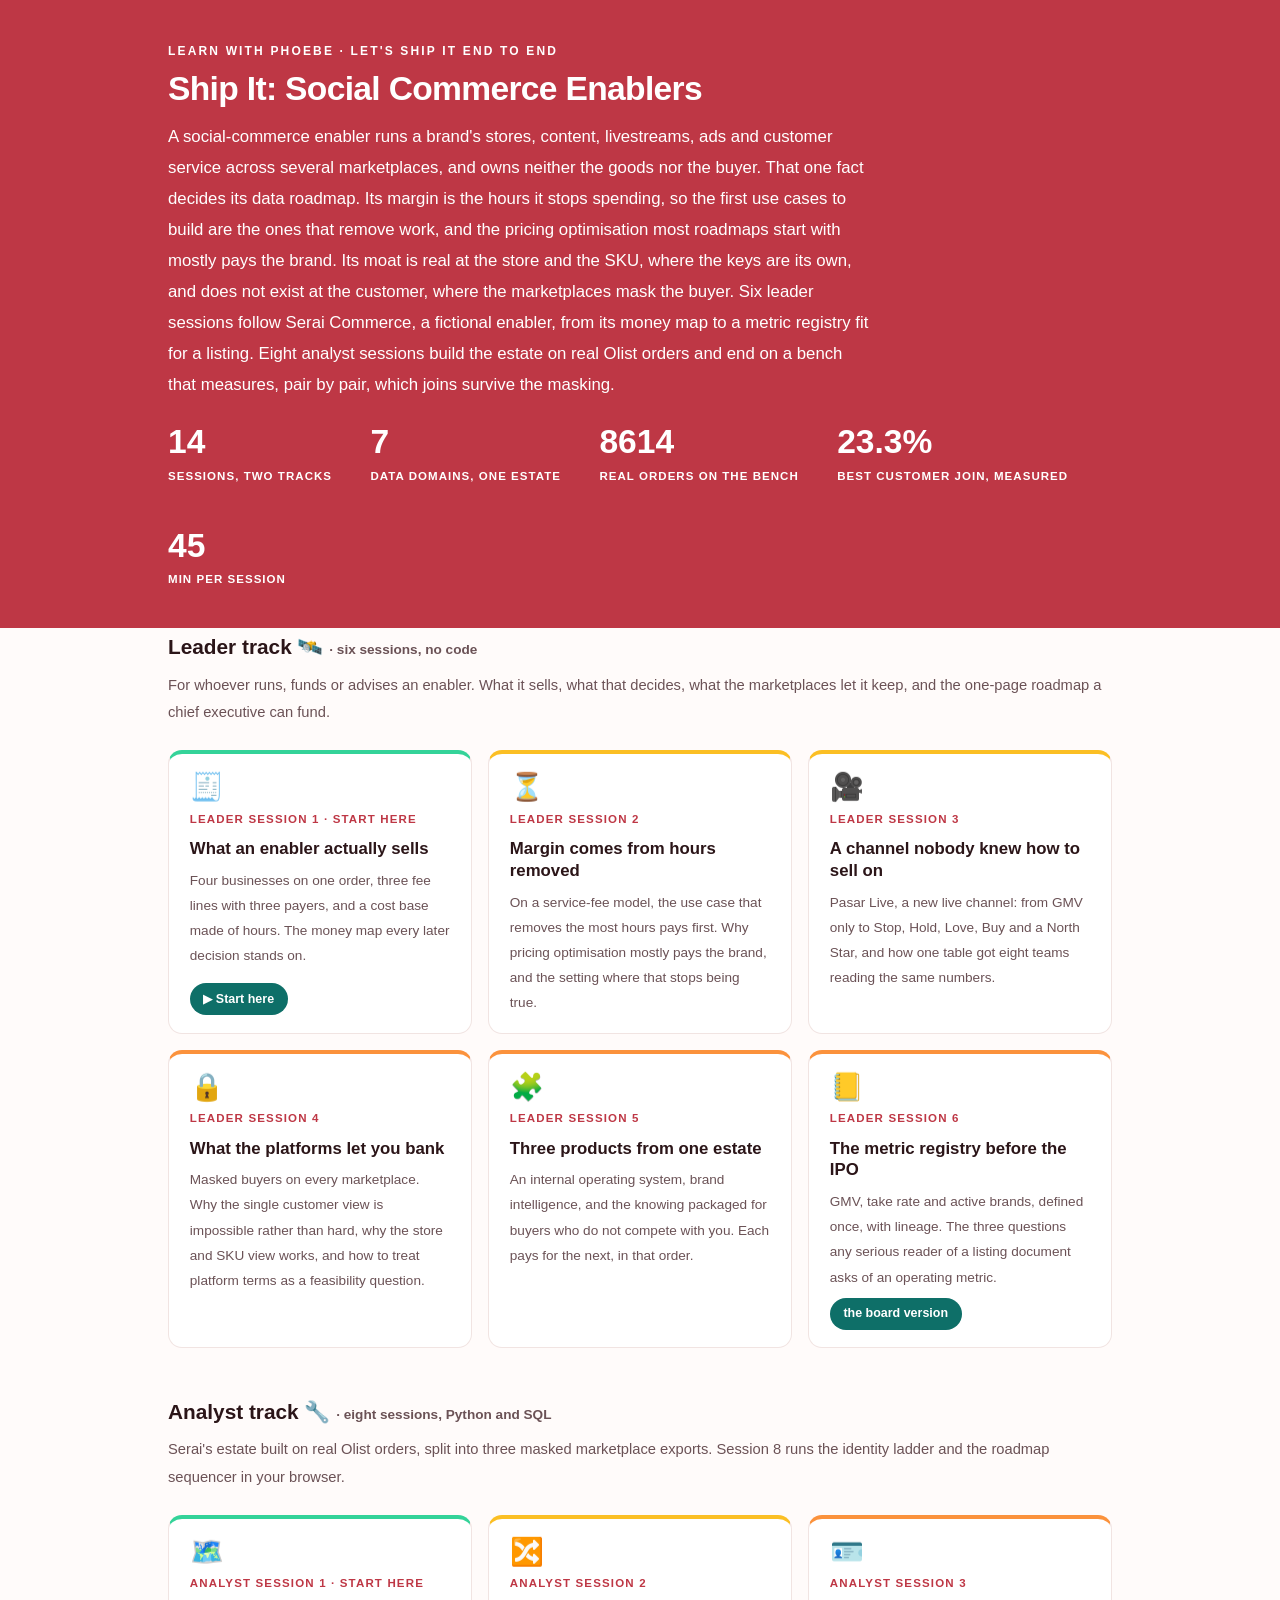
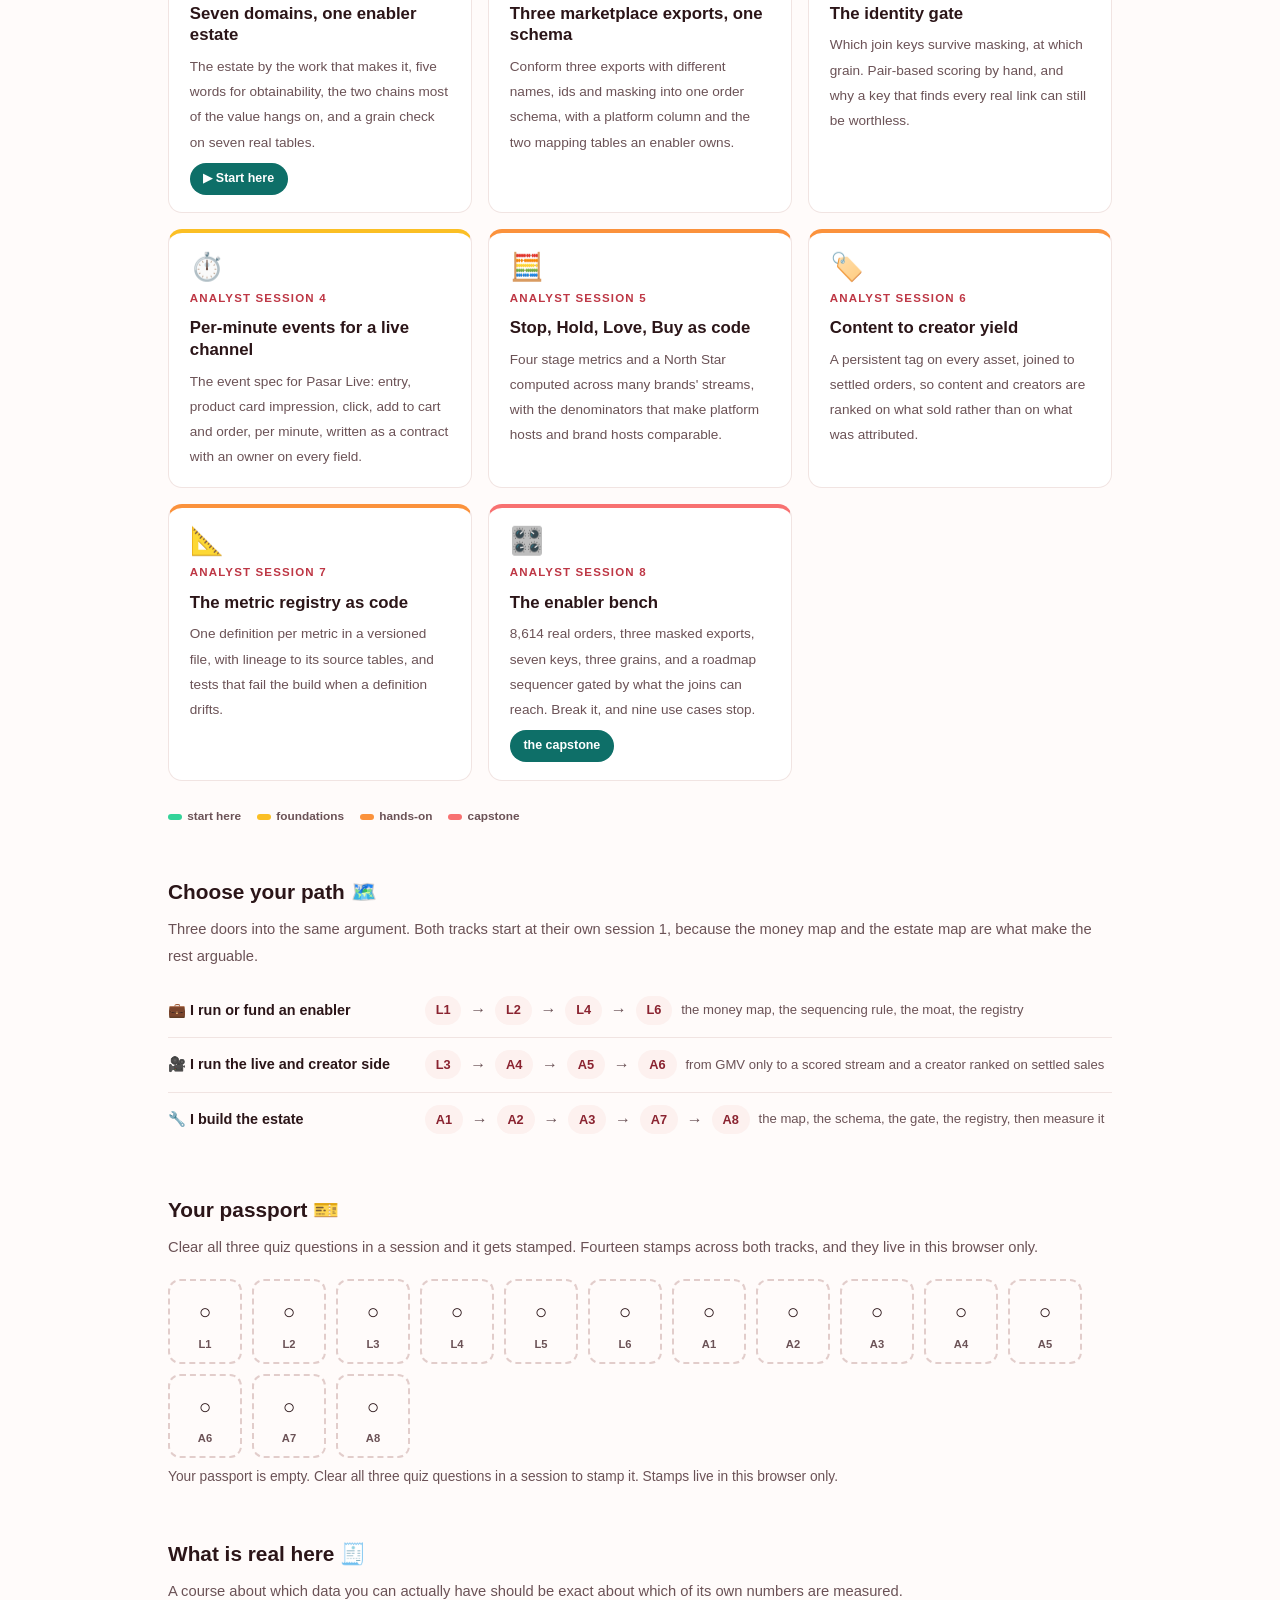
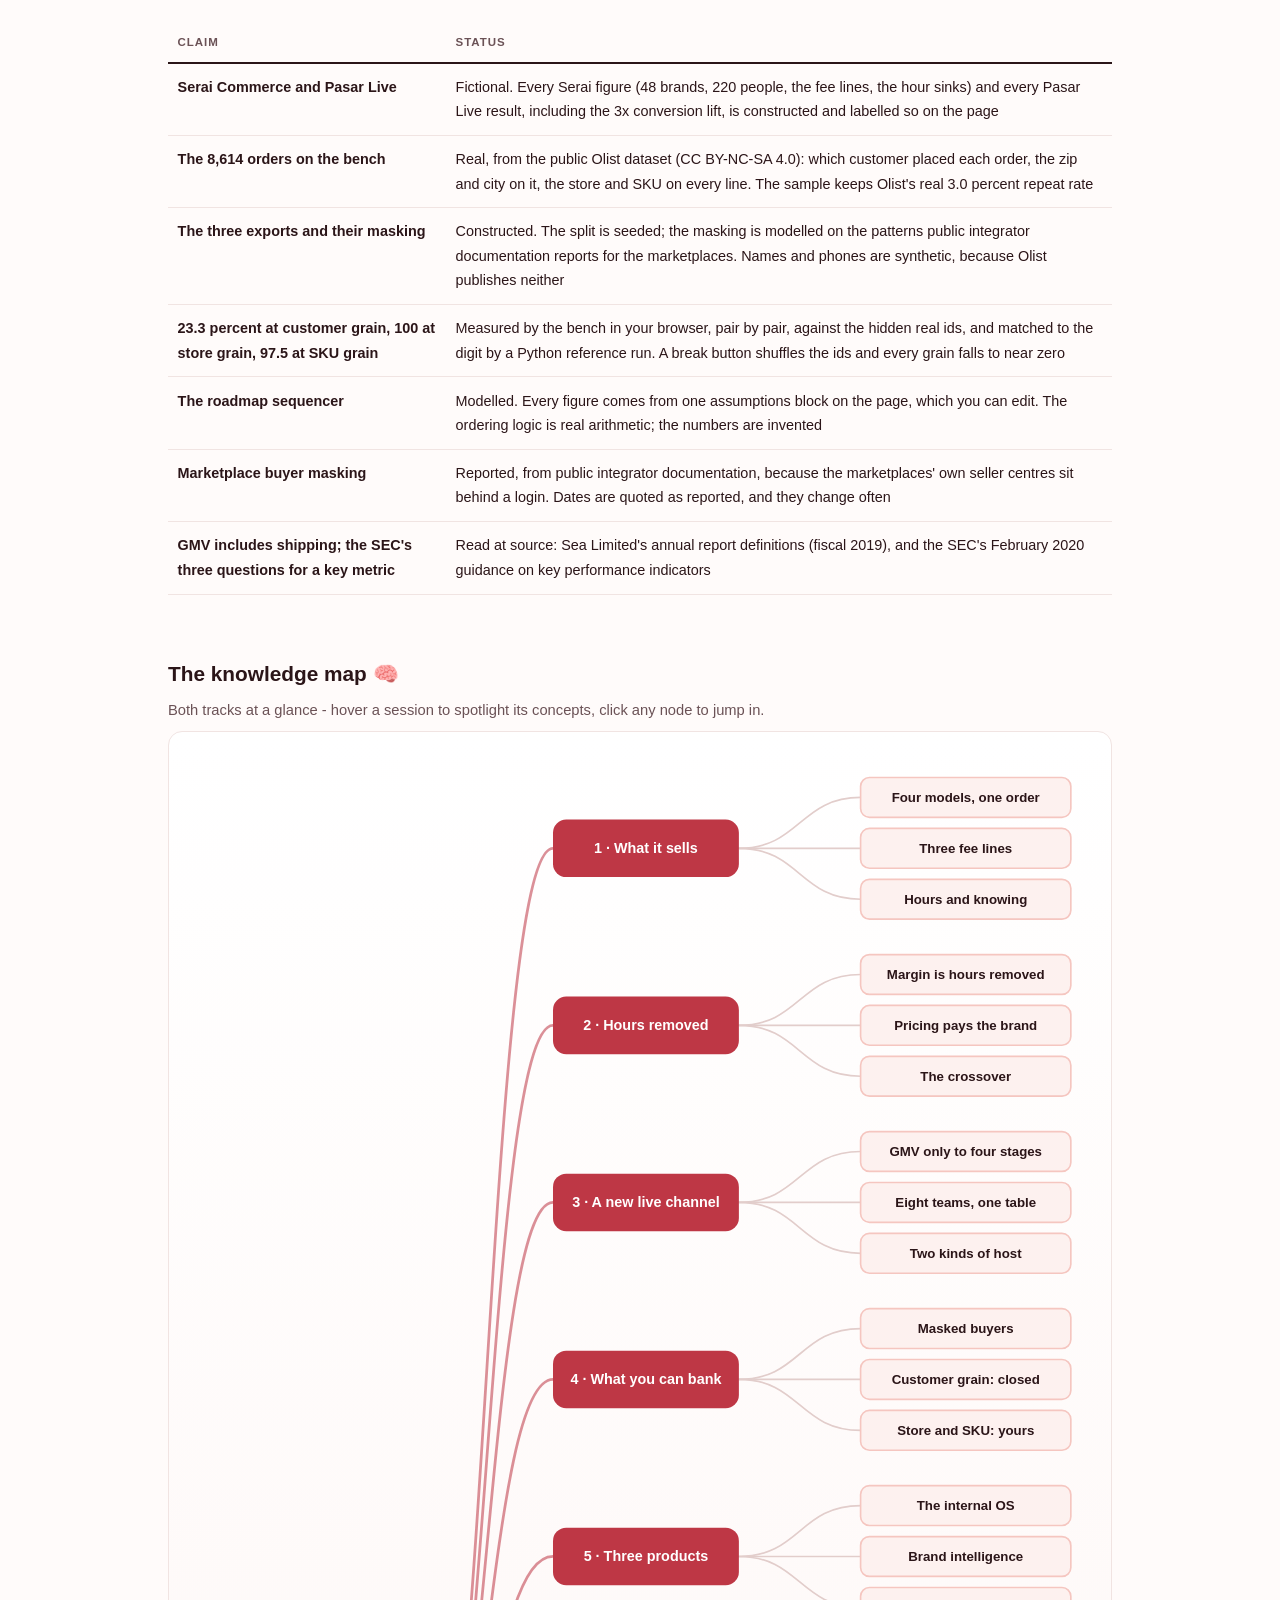
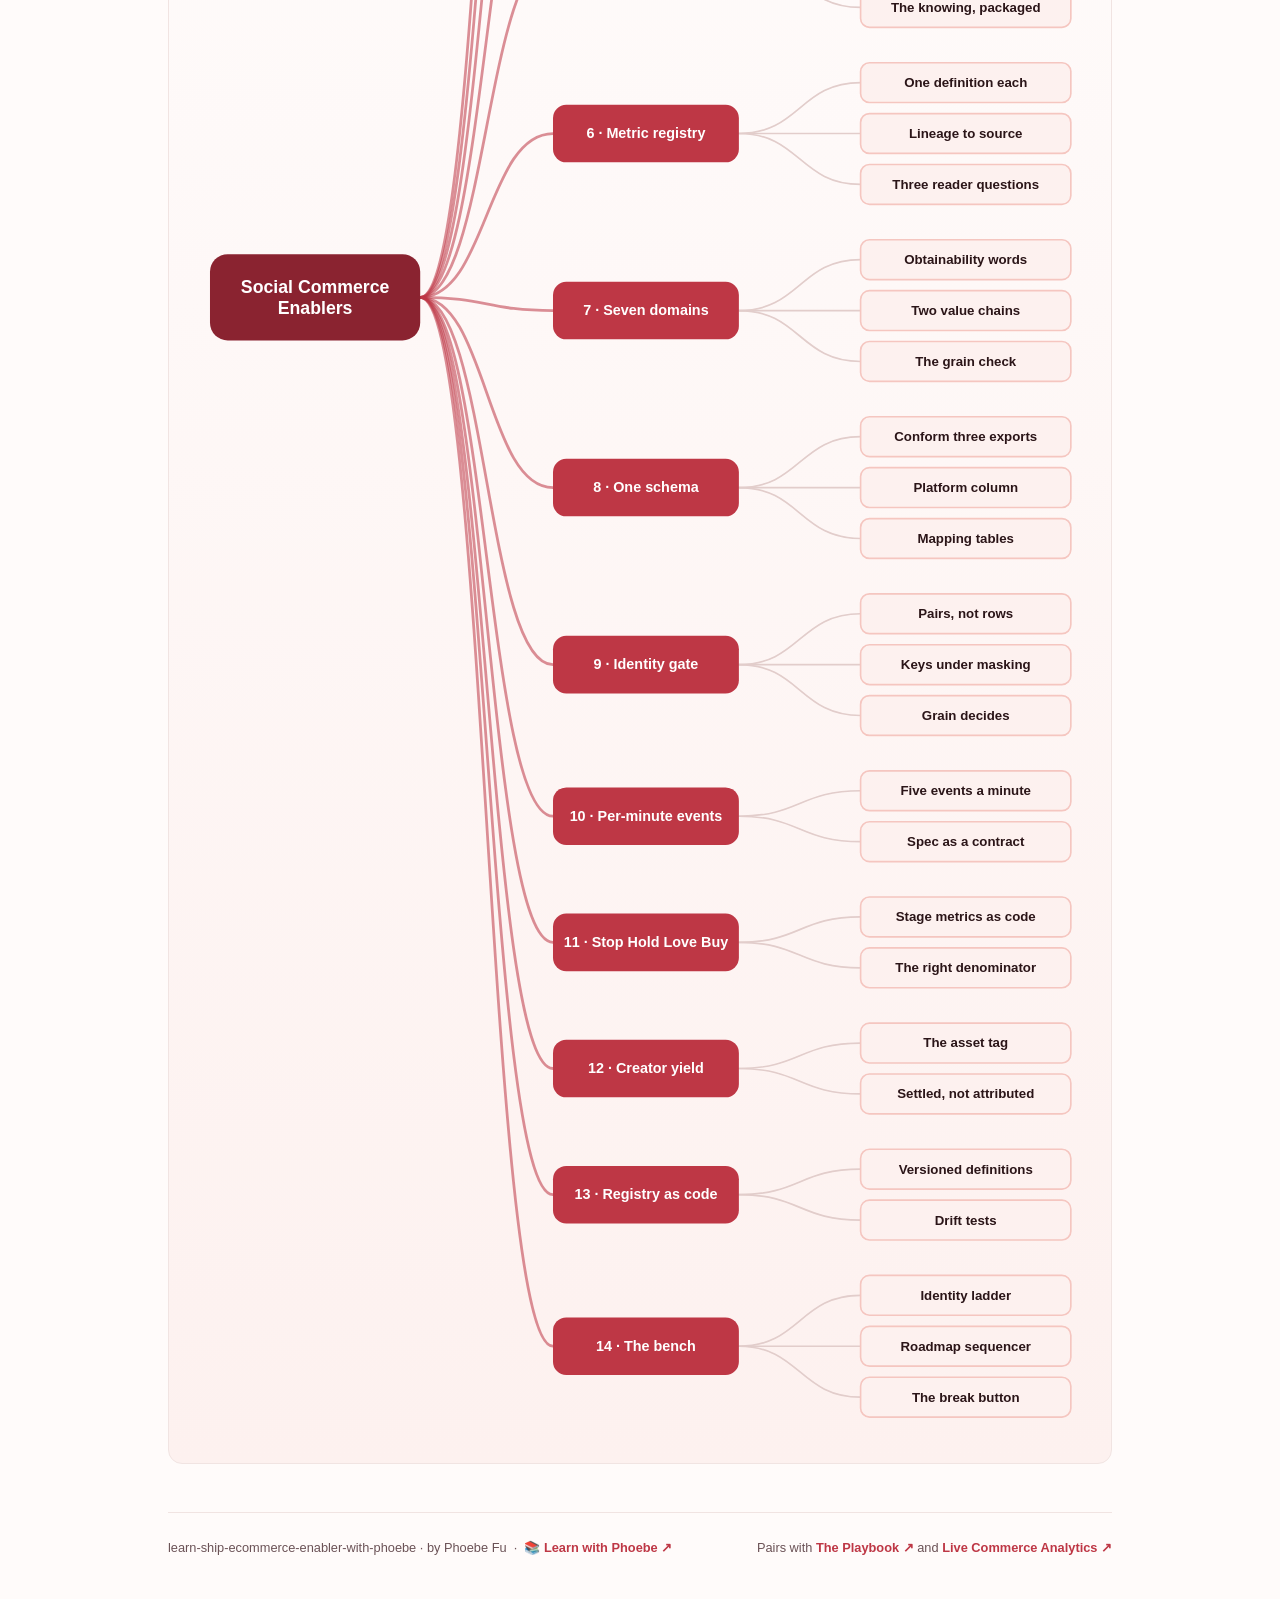
<file: index.html>
<!DOCTYPE html>
<html lang="en">
<head>
<meta charset="UTF-8">
<meta name="viewport" content="width=device-width, initial-scale=1.0">
<!-- social:start -->
<meta name="description" content="Fourteen sessions on the data roadmap of a social-commerce enabler: what it sells, why its margin is hours removed, what the marketplaces let it keep, and a bench on real orders where the customer join stops at 23.3 percent and the store join holds at 100. Free, by Phoebe Fu.">
<meta property="og:type" content="website">
<meta property="og:site_name" content="Learn with Phoebe">
<meta property="og:title" content="Ship It: Social Commerce Enablers - Learn with Phoebe">
<meta property="og:description" content="An enabler owns neither the goods nor the buyer. So its margin is hours removed, its moat is the store and the SKU, and pricing optimisation mostly pays the brand.">
<meta property="og:url" content="https://phoebefu6.github.io/learn-ship-ecommerce-enabler-with-phoebe/">
<meta property="og:image" content="https://phoebefu6.github.io/learn-ship-ecommerce-enabler-with-phoebe/assets/og-cover.png">
<meta name="twitter:card" content="summary_large_image">
<meta name="twitter:title" content="Ship It: Social Commerce Enablers - Learn with Phoebe">
<meta name="twitter:description" content="The customer join stops at 23.3 percent. The store join holds at 100. Build the roadmap on the one that holds.">
<meta name="twitter:image" content="https://phoebefu6.github.io/learn-ship-ecommerce-enabler-with-phoebe/assets/og-cover.png">
<!-- social:end -->
<title>Ship It: Social Commerce Enablers - Learn with Phoebe</title>
<link rel="stylesheet" href="assets/style.css?v=23">
<style>

  .stats-row { display: flex; gap: 2.4rem; margin-top: 1.5rem; flex-wrap: wrap; }
  .stat b { display: block; font-size: 2.1rem; font-weight: 800; line-height: 1.05; font-variant-numeric: tabular-nums; }
  .stat span { font-size: .72rem; opacity: 1; text-transform: uppercase; letter-spacing: .09em; font-weight: 600; }

  .course-grid { display: grid; grid-template-columns: repeat(auto-fit, minmax(17rem, 1fr)); gap: 1rem; margin-top: 1.5rem; }
  .course-card {
    border: 1px solid var(--hairline);
    border-top: 4px solid var(--diff, var(--indigo));
    border-radius: var(--radius);
    padding: 1.2rem 1.3rem 1.1rem;
    display: flex;
    flex-direction: column;
    gap: .5rem;
    text-decoration: none;
    color: var(--ink);
    background: #fff;
    transition: box-shadow .15s ease, border-color .15s ease, transform .15s ease;
    position: relative;
  }
  .course-card:hover { border-color: var(--indigo-soft); border-top-color: var(--diff, var(--indigo)); box-shadow: 0 8px 28px rgba(var(--shadow-rgb),.16); transform: translateY(-3px); }
  .course-card .cicon { font-size: 1.7rem; line-height: 1; }
  .course-card .cnum { font-size: .72rem; font-weight: 700; color: var(--indigo); text-transform: uppercase; letter-spacing: .1em; }
  .course-card h3 { font-size: 1.05rem; font-weight: 800; line-height: 1.3; }
  .course-card p { font-size: .85rem; color: var(--muted); flex: 1; }
  .course-card .meta { display: flex; gap: .4rem; flex-wrap: wrap; }

  .diff-legend { display: flex; gap: 1rem; margin-top: 1.6rem; font-size: .74rem; color: var(--muted); font-weight: 600; flex-wrap: wrap; }
  .diff-legend i { display: inline-block; width: .85rem; height: .35rem; border-radius: 999px; margin-right: .35rem; vertical-align: middle; }

  .paths { margin-top: 2.6rem; }
  .paths h2 { font-size: 1.3rem; font-weight: 800; margin-bottom: .3rem; }
  .paths .plede { color: var(--muted); font-size: .92rem; margin-bottom: .8rem; }
  .path { display: flex; gap: .55rem; align-items: center; padding: .75rem 0; border-bottom: .5px solid var(--hairline); flex-wrap: wrap; }
  .path:last-child { border-bottom: none; }
  .path b { min-width: 15.5rem; font-size: .9rem; }
  .path .pstep { background: var(--indigo-50); color: var(--indigo-deep); border-radius: 999px; padding: .16rem .68rem; font-weight: 700; font-size: .8rem; text-decoration: none; transition: all .12s ease; }
  .path .pstep:hover { background: var(--indigo-deep); color: #fff; }
  .path .parr { color: var(--muted); font-weight: 700; }

  .mm-section { margin-top: 1.6rem; }
  .mm-section h2 { font-size: 1.3rem; font-weight: 800; margin-bottom: .2rem; }
  .mm-section .mm-lede { color: var(--muted); font-size: .92rem; margin-bottom: .4rem; }
  .mm-wrap { border: 1px solid var(--hairline); border-radius: var(--radius); background: linear-gradient(180deg, #fff, var(--indigo-50)); padding: .6rem; overflow-x: auto; }
  .mm-svg { width: 100%; height: auto; display: block; max-width: 60rem; margin: 0 auto; min-width: 34rem; }
  .mm-link { cursor: pointer; text-decoration: none; }
  .mm-node rect { transition: opacity .15s ease, filter .15s ease; }
  .mm-node text { pointer-events: none; }
  .mm-link:hover .mm-node rect { filter: brightness(1.06); }
  .mm-edge { transition: opacity .15s ease; }
</style>
</head>
<body>

<header class="masthead">
  <div class="wrap">
    <div class="eyebrow">Learn with Phoebe · Let's Ship It End to End</div>
    <h1>Ship It: <span class="accent">Social Commerce Enablers</span></h1>
    <p class="sub">A social-commerce enabler runs a brand's stores, content, livestreams, ads and customer service across several marketplaces, and owns neither the goods nor the buyer. That one fact decides its data roadmap. Its margin is the hours it stops spending, so the first use cases to build are the ones that remove work, and the pricing optimisation most roadmaps start with mostly pays the brand. Its moat is real at the store and the SKU, where the keys are its own, and does not exist at the customer, where the marketplaces mask the buyer. Six leader sessions follow Serai Commerce, a fictional enabler, from its money map to a metric registry fit for a listing. Eight analyst sessions build the estate on real Olist orders and end on a bench that measures, pair by pair, which joins survive the masking.</p>
    <div class="stats-row">
      <div class="stat"><b data-count="14">14</b><span>sessions, two tracks</span></div>
      <div class="stat"><b data-count="7">7</b><span>data domains, one estate</span></div>
      <div class="stat"><b data-count="8614">8614</b><span>real orders on the bench</span></div>
      <div class="stat"><b>23.3%</b><span>best customer join, measured</span></div>
      <div class="stat"><b data-count="45">45</b><span>min per session</span></div>
    </div>
  </div>
</header>

<main class="wrap">

  <section class="section">
    <div class="paths" style="margin-top:0">
      <h2>Leader track 🛰️ <span style="font-size:.85rem;font-weight:600;color:var(--muted)">· six sessions, no code</span></h2>
      <p class="plede">For whoever runs, funds or advises an enabler. What it sells, what that decides, what the marketplaces let it keep, and the one-page roadmap a chief executive can fund.</p>
    </div>

    <div class="course-grid">
      <a class="course-card" href="courses/a1-what-an-enabler-sells.html" style="--diff:#34D399">
        <span class="cicon">🧾</span>
        <span class="cnum">Leader session 1 · start here</span>
        <h3>What an enabler actually sells</h3>
        <p>Four businesses on one order, three fee lines with three payers, and a cost base made of hours. The money map every later decision stands on.</p>
        <span class="meta"><span class="pill amber">▶ Start here</span></span>
      </a>
      <a class="course-card" href="courses/a2-hours-removed.html" style="--diff:#FBBF24">
        <span class="cicon">⏳</span>
        <span class="cnum">Leader session 2</span>
        <h3>Margin comes from hours removed</h3>
        <p>On a service-fee model, the use case that removes the most hours pays first. Why pricing optimisation mostly pays the brand, and the setting where that stops being true.</p>
      </a>
      <a class="course-card" href="courses/a3-a-channel-nobody-knew.html" style="--diff:#FBBF24">
        <span class="cicon">🎥</span>
        <span class="cnum">Leader session 3</span>
        <h3>A channel nobody knew how to sell on</h3>
        <p>Pasar Live, a new live channel: from GMV only to Stop, Hold, Love, Buy and a North Star, and how one table got eight teams reading the same numbers.</p>
      </a>
      <a class="course-card" href="courses/a4-what-the-platforms-let-you-bank.html" style="--diff:#FB923C">
        <span class="cicon">🔒</span>
        <span class="cnum">Leader session 4</span>
        <h3>What the platforms let you bank</h3>
        <p>Masked buyers on every marketplace. Why the single customer view is impossible rather than hard, why the store and SKU view works, and how to treat platform terms as a feasibility question.</p>
      </a>
      <a class="course-card" href="courses/a5-three-products-one-estate.html" style="--diff:#FB923C">
        <span class="cicon">🧩</span>
        <span class="cnum">Leader session 5</span>
        <h3>Three products from one estate</h3>
        <p>An internal operating system, brand intelligence, and the knowing packaged for buyers who do not compete with you. Each pays for the next, in that order.</p>
      </a>
      <a class="course-card" href="courses/a6-metric-registry-before-ipo.html" style="--diff:#FB923C">
        <span class="cicon">📒</span>
        <span class="cnum">Leader session 6</span>
        <h3>The metric registry before the IPO</h3>
        <p>GMV, take rate and active brands, defined once, with lineage. The three questions any serious reader of a listing document asks of an operating metric.</p>
        <span class="meta"><span class="pill amber">the board version</span></span>
      </a>
    </div>
  </section>

  <section class="section">
    <div class="paths" style="margin-top:0">
      <h2>Analyst track 🔧 <span style="font-size:.85rem;font-weight:600;color:var(--muted)">· eight sessions, Python and SQL</span></h2>
      <p class="plede">Serai's estate built on real Olist orders, split into three masked marketplace exports. Session 8 runs the identity ladder and the roadmap sequencer in your browser.</p>
    </div>

    <div class="course-grid">
      <a class="course-card" href="courses/b1-seven-domains.html" style="--diff:#34D399">
        <span class="cicon">🗺️</span>
        <span class="cnum">Analyst session 1 · start here</span>
        <h3>Seven domains, one enabler estate</h3>
        <p>The estate by the work that makes it, five words for obtainability, the two chains most of the value hangs on, and a grain check on seven real tables.</p>
        <span class="meta"><span class="pill amber">▶ Start here</span></span>
      </a>
      <a class="course-card" href="courses/b2-three-exports-one-schema.html" style="--diff:#FBBF24">
        <span class="cicon">🔀</span>
        <span class="cnum">Analyst session 2</span>
        <h3>Three marketplace exports, one schema</h3>
        <p>Conform three exports with different names, ids and masking into one order schema, with a platform column and the two mapping tables an enabler owns.</p>
      </a>
      <a class="course-card" href="courses/b3-the-identity-gate.html" style="--diff:#FB923C">
        <span class="cicon">🪪</span>
        <span class="cnum">Analyst session 3</span>
        <h3>The identity gate</h3>
        <p>Which join keys survive masking, at which grain. Pair-based scoring by hand, and why a key that finds every real link can still be worthless.</p>
      </a>
      <a class="course-card" href="courses/b4-per-minute-events.html" style="--diff:#FBBF24">
        <span class="cicon">⏱️</span>
        <span class="cnum">Analyst session 4</span>
        <h3>Per-minute events for a live channel</h3>
        <p>The event spec for Pasar Live: entry, product card impression, click, add to cart and order, per minute, written as a contract with an owner on every field.</p>
      </a>
      <a class="course-card" href="courses/b5-stop-hold-love-buy.html" style="--diff:#FB923C">
        <span class="cicon">🧮</span>
        <span class="cnum">Analyst session 5</span>
        <h3>Stop, Hold, Love, Buy as code</h3>
        <p>Four stage metrics and a North Star computed across many brands' streams, with the denominators that make platform hosts and brand hosts comparable.</p>
      </a>
      <a class="course-card" href="courses/b6-content-to-creator-yield.html" style="--diff:#FB923C">
        <span class="cicon">🏷️</span>
        <span class="cnum">Analyst session 6</span>
        <h3>Content to creator yield</h3>
        <p>A persistent tag on every asset, joined to settled orders, so content and creators are ranked on what sold rather than on what was attributed.</p>
      </a>
      <a class="course-card" href="courses/b7-registry-as-code.html" style="--diff:#FB923C">
        <span class="cicon">📐</span>
        <span class="cnum">Analyst session 7</span>
        <h3>The metric registry as code</h3>
        <p>One definition per metric in a versioned file, with lineage to its source tables, and tests that fail the build when a definition drifts.</p>
      </a>
      <a class="course-card" href="courses/b8-the-enabler-bench.html" style="--diff:#F87171">
        <span class="cicon">🎛️</span>
        <span class="cnum">Analyst session 8</span>
        <h3>The enabler bench</h3>
        <p>8,614 real orders, three masked exports, seven keys, three grains, and a roadmap sequencer gated by what the joins can reach. Break it, and nine use cases stop.</p>
        <span class="meta"><span class="pill amber">the capstone</span></span>
      </a>
    </div>

    <div class="diff-legend">
      <span><i style="background:#34D399"></i>start here</span>
      <span><i style="background:#FBBF24"></i>foundations</span>
      <span><i style="background:#FB923C"></i>hands-on</span>
      <span><i style="background:#F87171"></i>capstone</span>
    </div>
  </section>

  <section class="section">
    <div class="paths">
      <h2>Choose your path 🗺️</h2>
      <p class="plede">Three doors into the same argument. Both tracks start at their own session 1, because the money map and the estate map are what make the rest arguable.</p>
      <div class="path"><b>💼 I run or fund an enabler</b>
        <a class="pstep" href="courses/a1-what-an-enabler-sells.html">L1</a>
        <span class="parr">→</span>
        <a class="pstep" href="courses/a2-hours-removed.html">L2</a>
        <span class="parr">→</span>
        <a class="pstep" href="courses/a4-what-the-platforms-let-you-bank.html">L4</a>
        <span class="parr">→</span>
        <a class="pstep" href="courses/a6-metric-registry-before-ipo.html">L6</a>
        <span style="font-size:.82rem;color:var(--muted)">the money map, the sequencing rule, the moat, the registry</span>
      </div>
      <div class="path"><b>🎥 I run the live and creator side</b>
        <a class="pstep" href="courses/a3-a-channel-nobody-knew.html">L3</a>
        <span class="parr">→</span>
        <a class="pstep" href="courses/b4-per-minute-events.html">A4</a>
        <span class="parr">→</span>
        <a class="pstep" href="courses/b5-stop-hold-love-buy.html">A5</a>
        <span class="parr">→</span>
        <a class="pstep" href="courses/b6-content-to-creator-yield.html">A6</a>
        <span style="font-size:.82rem;color:var(--muted)">from GMV only to a scored stream and a creator ranked on settled sales</span>
      </div>
      <div class="path"><b>🔧 I build the estate</b>
        <a class="pstep" href="courses/b1-seven-domains.html">A1</a>
        <span class="parr">→</span>
        <a class="pstep" href="courses/b2-three-exports-one-schema.html">A2</a>
        <span class="parr">→</span>
        <a class="pstep" href="courses/b3-the-identity-gate.html">A3</a>
        <span class="parr">→</span>
        <a class="pstep" href="courses/b7-registry-as-code.html">A7</a>
        <span class="parr">→</span>
        <a class="pstep" href="courses/b8-the-enabler-bench.html">A8</a>
        <span style="font-size:.82rem;color:var(--muted)">the map, the schema, the gate, the registry, then measure it</span>
      </div>
    </div>
  </section>

  <section class="section">
    <div class="paths" style="margin-top:0">
      <h2>Your passport 🎫</h2>
      <p class="plede">Clear all three quiz questions in a session and it gets stamped. Fourteen stamps across both tracks, and they live in this browser only.</p>
    </div>
    <div class="pp-strip"></div>
  </section>

  <section class="section">
    <div class="paths" style="margin-top:0">
      <h2>What is real here 🧾</h2>
      <p class="plede">A course about which data you can actually have should be exact about which of its own numbers are measured.</p>
    </div>
    <table class="clean">
      <tr><th>Claim</th><th>Status</th></tr>
      <tr><td>Serai Commerce and Pasar Live</td><td>Fictional. Every Serai figure (48 brands, 220 people, the fee lines, the hour sinks) and every Pasar Live result, including the 3x conversion lift, is constructed and labelled so on the page</td></tr>
      <tr><td>The 8,614 orders on the bench</td><td>Real, from the public Olist dataset (CC BY-NC-SA 4.0): which customer placed each order, the zip and city on it, the store and SKU on every line. The sample keeps Olist's real 3.0 percent repeat rate</td></tr>
      <tr><td>The three exports and their masking</td><td>Constructed. The split is seeded; the masking is modelled on the patterns public integrator documentation reports for the marketplaces. Names and phones are synthetic, because Olist publishes neither</td></tr>
      <tr><td>23.3 percent at customer grain, 100 at store grain, 97.5 at SKU grain</td><td>Measured by the bench in your browser, pair by pair, against the hidden real ids, and matched to the digit by a Python reference run. A break button shuffles the ids and every grain falls to near zero</td></tr>
      <tr><td>The roadmap sequencer</td><td>Modelled. Every figure comes from one assumptions block on the page, which you can edit. The ordering logic is real arithmetic; the numbers are invented</td></tr>
      <tr><td>Marketplace buyer masking</td><td>Reported, from public integrator documentation, because the marketplaces' own seller centres sit behind a login. Dates are quoted as reported, and they change often</td></tr>
      <tr><td>GMV includes shipping; the SEC's three questions for a key metric</td><td>Read at source: Sea Limited's annual report definitions (fiscal 2019), and the SEC's February 2020 guidance on key performance indicators</td></tr>
    </table>
  </section>

  <section class="section mm-section">
    <h2>The knowledge map 🧠</h2>
    <p class="mm-lede">Both tracks at a glance - hover a session to spotlight its concepts, click any node to jump in.</p>
    <div class="mm-wrap"><div id="mindmap"></div></div>
  </section>

  <footer class="pagefoot">
    <span>learn-ship-ecommerce-enabler-with-phoebe · by Phoebe Fu &nbsp;·&nbsp; 📚 <a href="https://phoebefu6.github.io/learn-with-phoebe/">Learn with Phoebe ↗</a></span>
    <span>Pairs with <a href="https://phoebefu6.github.io/learn-ship-playbook-with-phoebe/">The Playbook ↗</a> and <a href="https://phoebefu6.github.io/learn-live-commerce-analytics-with-phoebe/">Live Commerce Analytics ↗</a></span>
  </footer>

</main>

<script>
window.MINDMAP_DATA = {
  "title": "Social Commerce\nEnablers",
  "centerColor": "#8A2330",
  "sessions": [
    {
      "label": "What it sells",
      "href": "courses/a1-what-an-enabler-sells.html",
      "color": "#34D399",
      "concepts": [
        {
          "label": "Four models, one order",
          "href": "courses/a1-what-an-enabler-sells.html"
        },
        {
          "label": "Three fee lines",
          "href": "courses/a1-what-an-enabler-sells.html"
        },
        {
          "label": "Hours and knowing",
          "href": "courses/a1-what-an-enabler-sells.html"
        }
      ]
    },
    {
      "label": "Hours removed",
      "href": "courses/a2-hours-removed.html",
      "color": "#FBBF24",
      "concepts": [
        {
          "label": "Margin is hours removed",
          "href": "courses/a2-hours-removed.html"
        },
        {
          "label": "Pricing pays the brand",
          "href": "courses/a2-hours-removed.html"
        },
        {
          "label": "The crossover",
          "href": "courses/a2-hours-removed.html"
        }
      ]
    },
    {
      "label": "A new live channel",
      "href": "courses/a3-a-channel-nobody-knew.html",
      "color": "#FBBF24",
      "concepts": [
        {
          "label": "GMV only to four stages",
          "href": "courses/a3-a-channel-nobody-knew.html"
        },
        {
          "label": "Eight teams, one table",
          "href": "courses/a3-a-channel-nobody-knew.html"
        },
        {
          "label": "Two kinds of host",
          "href": "courses/a3-a-channel-nobody-knew.html"
        }
      ]
    },
    {
      "label": "What you can bank",
      "href": "courses/a4-what-the-platforms-let-you-bank.html",
      "color": "#FB923C",
      "concepts": [
        {
          "label": "Masked buyers",
          "href": "courses/a4-what-the-platforms-let-you-bank.html"
        },
        {
          "label": "Customer grain: closed",
          "href": "courses/a4-what-the-platforms-let-you-bank.html"
        },
        {
          "label": "Store and SKU: yours",
          "href": "courses/a4-what-the-platforms-let-you-bank.html"
        }
      ]
    },
    {
      "label": "Three products",
      "href": "courses/a5-three-products-one-estate.html",
      "color": "#FB923C",
      "concepts": [
        {
          "label": "The internal OS",
          "href": "courses/a5-three-products-one-estate.html"
        },
        {
          "label": "Brand intelligence",
          "href": "courses/a5-three-products-one-estate.html"
        },
        {
          "label": "The knowing, packaged",
          "href": "courses/a5-three-products-one-estate.html"
        }
      ]
    },
    {
      "label": "Metric registry",
      "href": "courses/a6-metric-registry-before-ipo.html",
      "color": "#FB923C",
      "concepts": [
        {
          "label": "One definition each",
          "href": "courses/a6-metric-registry-before-ipo.html"
        },
        {
          "label": "Lineage to source",
          "href": "courses/a6-metric-registry-before-ipo.html"
        },
        {
          "label": "Three reader questions",
          "href": "courses/a6-metric-registry-before-ipo.html"
        }
      ]
    },
    {
      "label": "Seven domains",
      "href": "courses/b1-seven-domains.html",
      "color": "#34D399",
      "concepts": [
        {
          "label": "Obtainability words",
          "href": "courses/b1-seven-domains.html"
        },
        {
          "label": "Two value chains",
          "href": "courses/b1-seven-domains.html"
        },
        {
          "label": "The grain check",
          "href": "courses/b1-seven-domains.html"
        }
      ]
    },
    {
      "label": "One schema",
      "href": "courses/b2-three-exports-one-schema.html",
      "color": "#FBBF24",
      "concepts": [
        {
          "label": "Conform three exports",
          "href": "courses/b2-three-exports-one-schema.html"
        },
        {
          "label": "Platform column",
          "href": "courses/b2-three-exports-one-schema.html"
        },
        {
          "label": "Mapping tables",
          "href": "courses/b2-three-exports-one-schema.html"
        }
      ]
    },
    {
      "label": "Identity gate",
      "href": "courses/b3-the-identity-gate.html",
      "color": "#FB923C",
      "concepts": [
        {
          "label": "Pairs, not rows",
          "href": "courses/b3-the-identity-gate.html"
        },
        {
          "label": "Keys under masking",
          "href": "courses/b3-the-identity-gate.html"
        },
        {
          "label": "Grain decides",
          "href": "courses/b3-the-identity-gate.html"
        }
      ]
    },
    {
      "label": "Per-minute events",
      "href": "courses/b4-per-minute-events.html",
      "color": "#FBBF24",
      "concepts": [
        {
          "label": "Five events a minute",
          "href": "courses/b4-per-minute-events.html"
        },
        {
          "label": "Spec as a contract",
          "href": "courses/b4-per-minute-events.html"
        }
      ]
    },
    {
      "label": "Stop Hold Love Buy",
      "href": "courses/b5-stop-hold-love-buy.html",
      "color": "#FB923C",
      "concepts": [
        {
          "label": "Stage metrics as code",
          "href": "courses/b5-stop-hold-love-buy.html"
        },
        {
          "label": "The right denominator",
          "href": "courses/b5-stop-hold-love-buy.html"
        }
      ]
    },
    {
      "label": "Creator yield",
      "href": "courses/b6-content-to-creator-yield.html",
      "color": "#FB923C",
      "concepts": [
        {
          "label": "The asset tag",
          "href": "courses/b6-content-to-creator-yield.html"
        },
        {
          "label": "Settled, not attributed",
          "href": "courses/b6-content-to-creator-yield.html"
        }
      ]
    },
    {
      "label": "Registry as code",
      "href": "courses/b7-registry-as-code.html",
      "color": "#FB923C",
      "concepts": [
        {
          "label": "Versioned definitions",
          "href": "courses/b7-registry-as-code.html"
        },
        {
          "label": "Drift tests",
          "href": "courses/b7-registry-as-code.html"
        }
      ]
    },
    {
      "label": "The bench",
      "href": "courses/b8-the-enabler-bench.html",
      "color": "#F87171",
      "concepts": [
        {
          "label": "Identity ladder",
          "href": "courses/b8-the-enabler-bench.html"
        },
        {
          "label": "Roadmap sequencer",
          "href": "courses/b8-the-enabler-bench.html"
        },
        {
          "label": "The break button",
          "href": "courses/b8-the-enabler-bench.html"
        }
      ]
    }
  ]
};
</script>
<script src="assets/mindmap.js?v=1"></script>
<script src="assets/app.js?v=20"></script>
</body>
</html>
</file>
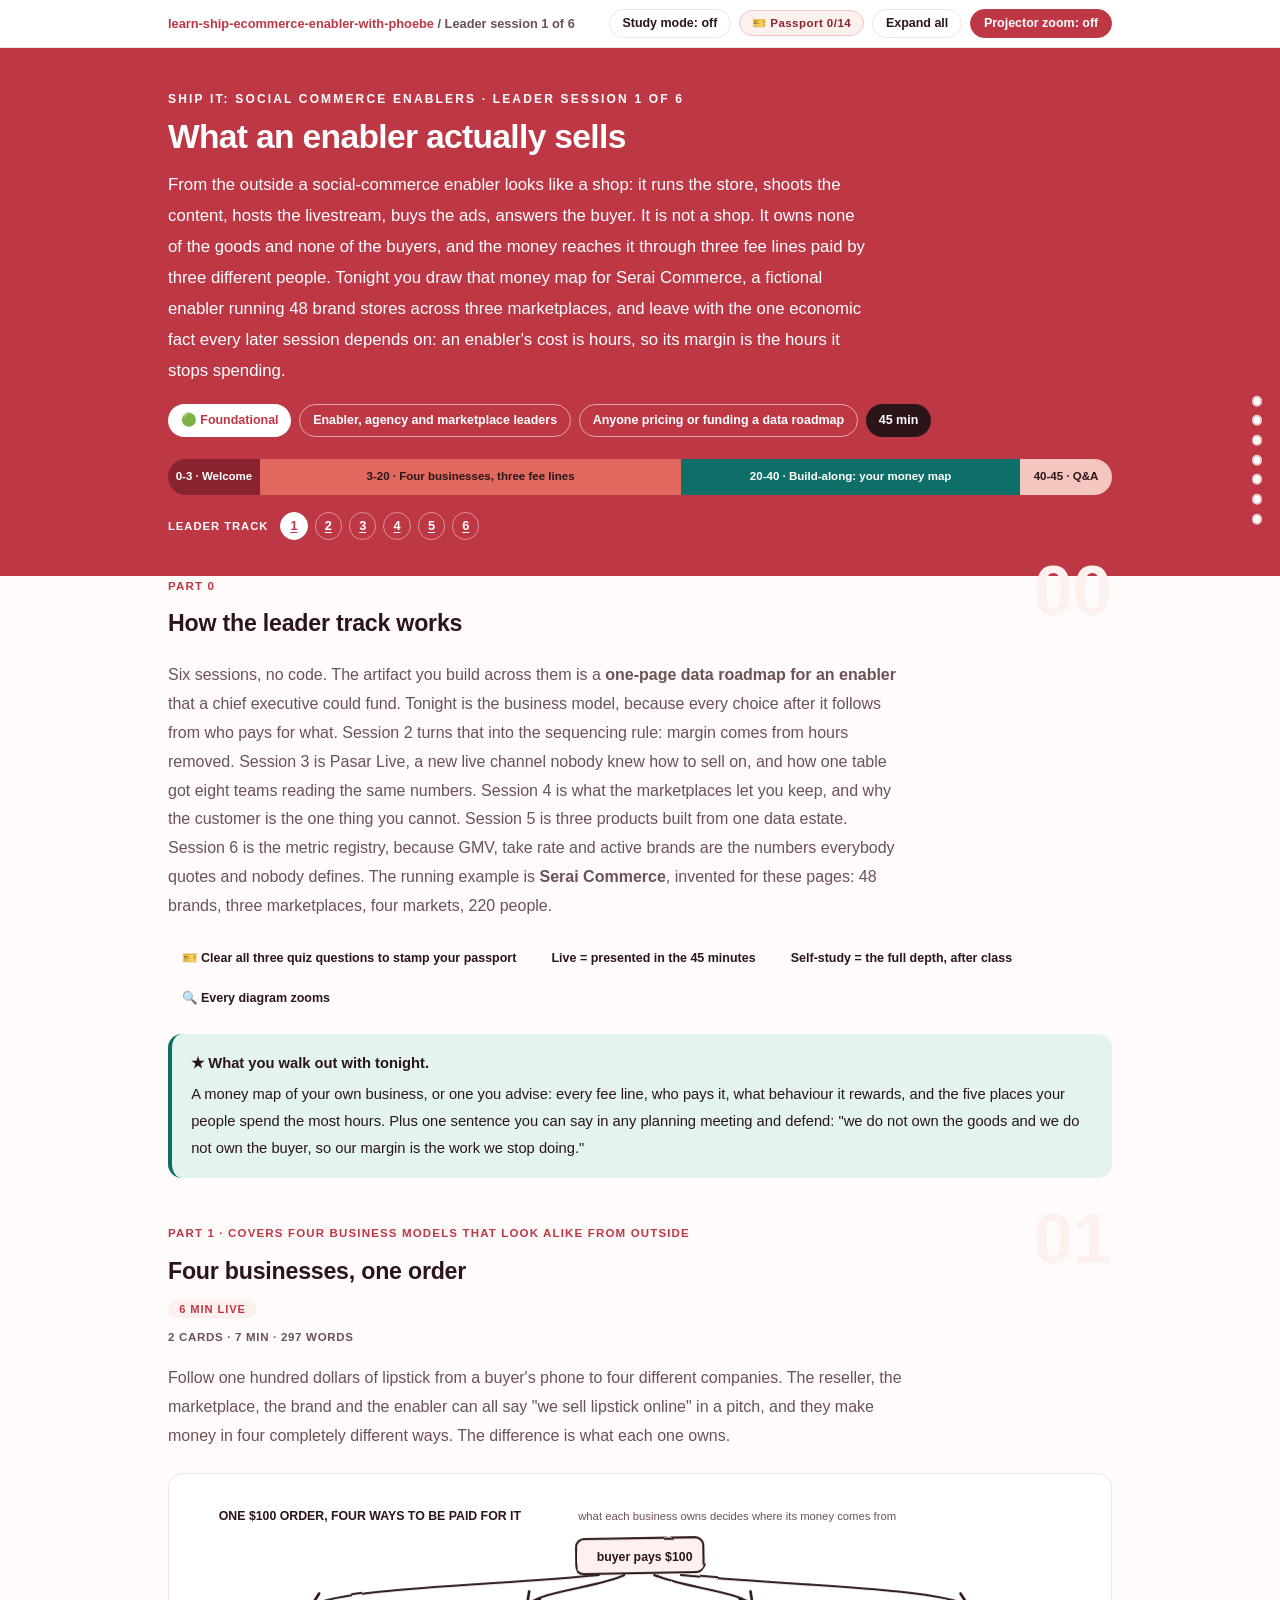
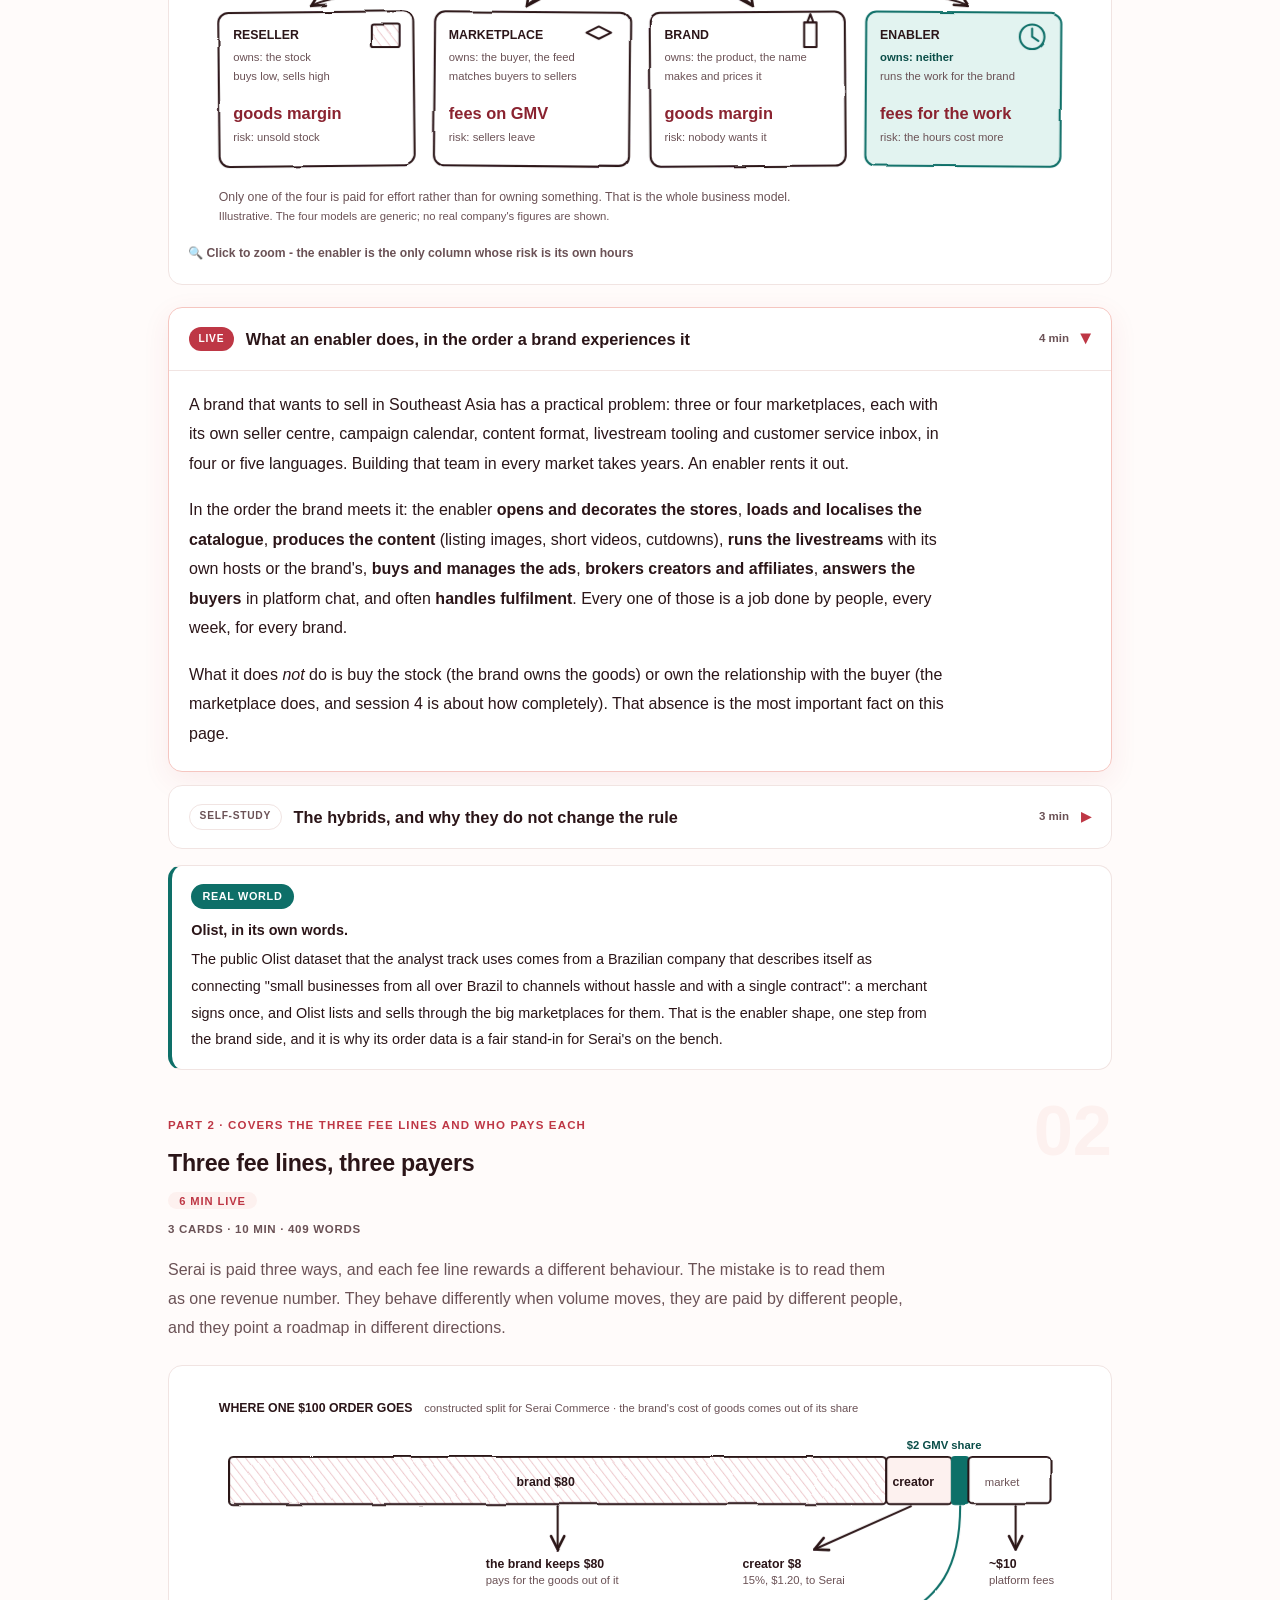
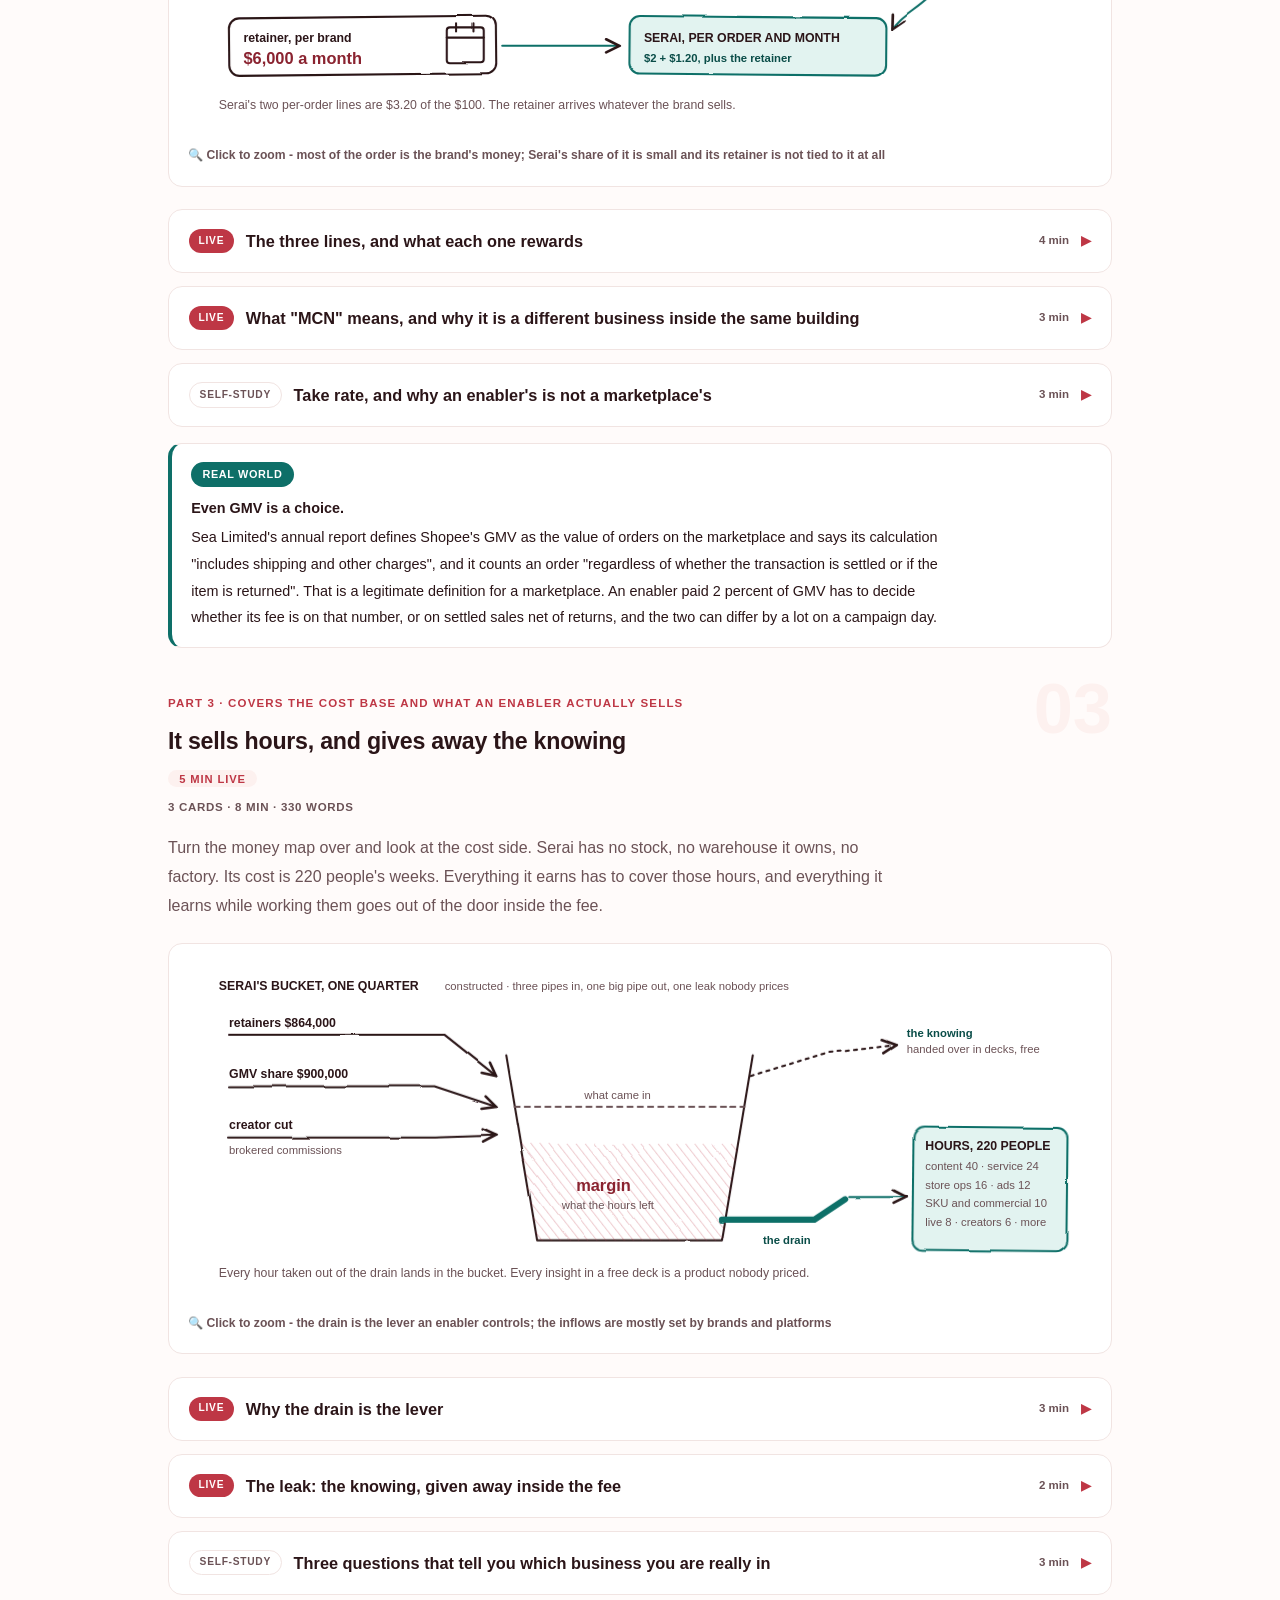
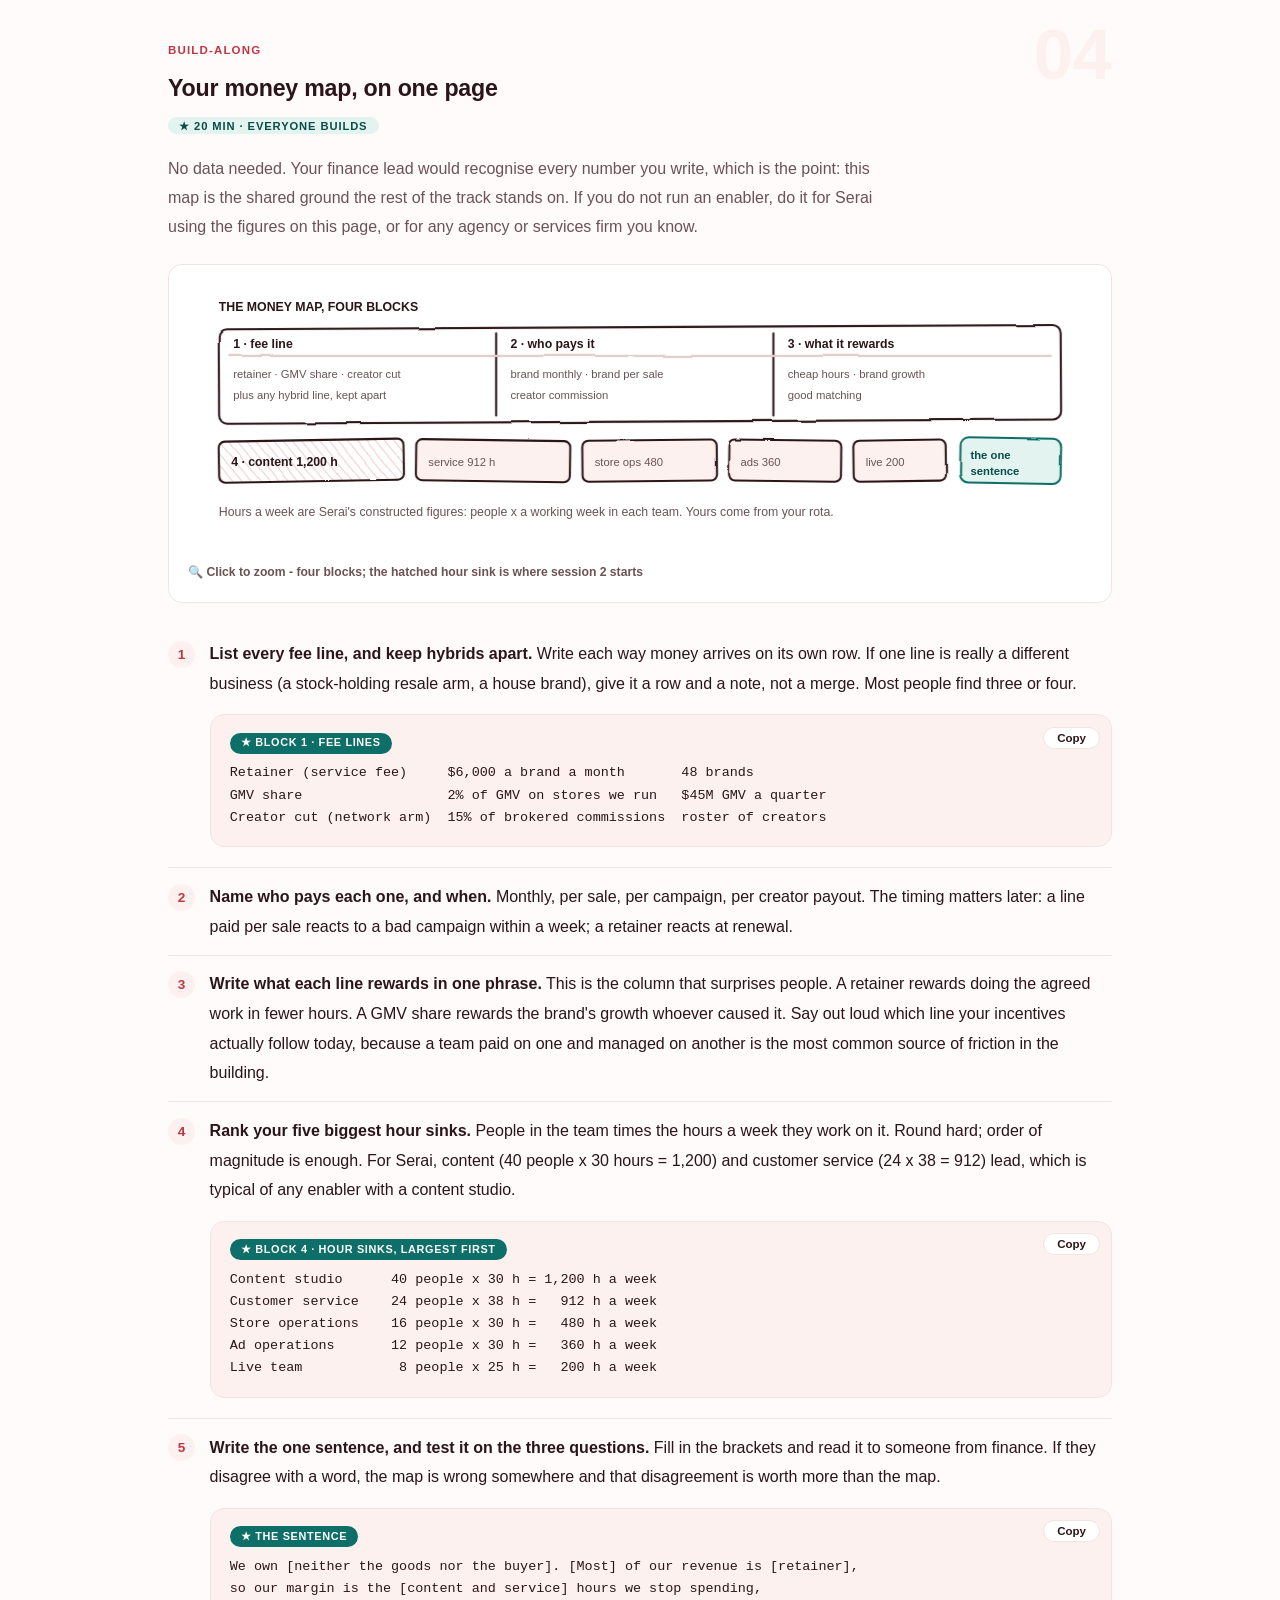
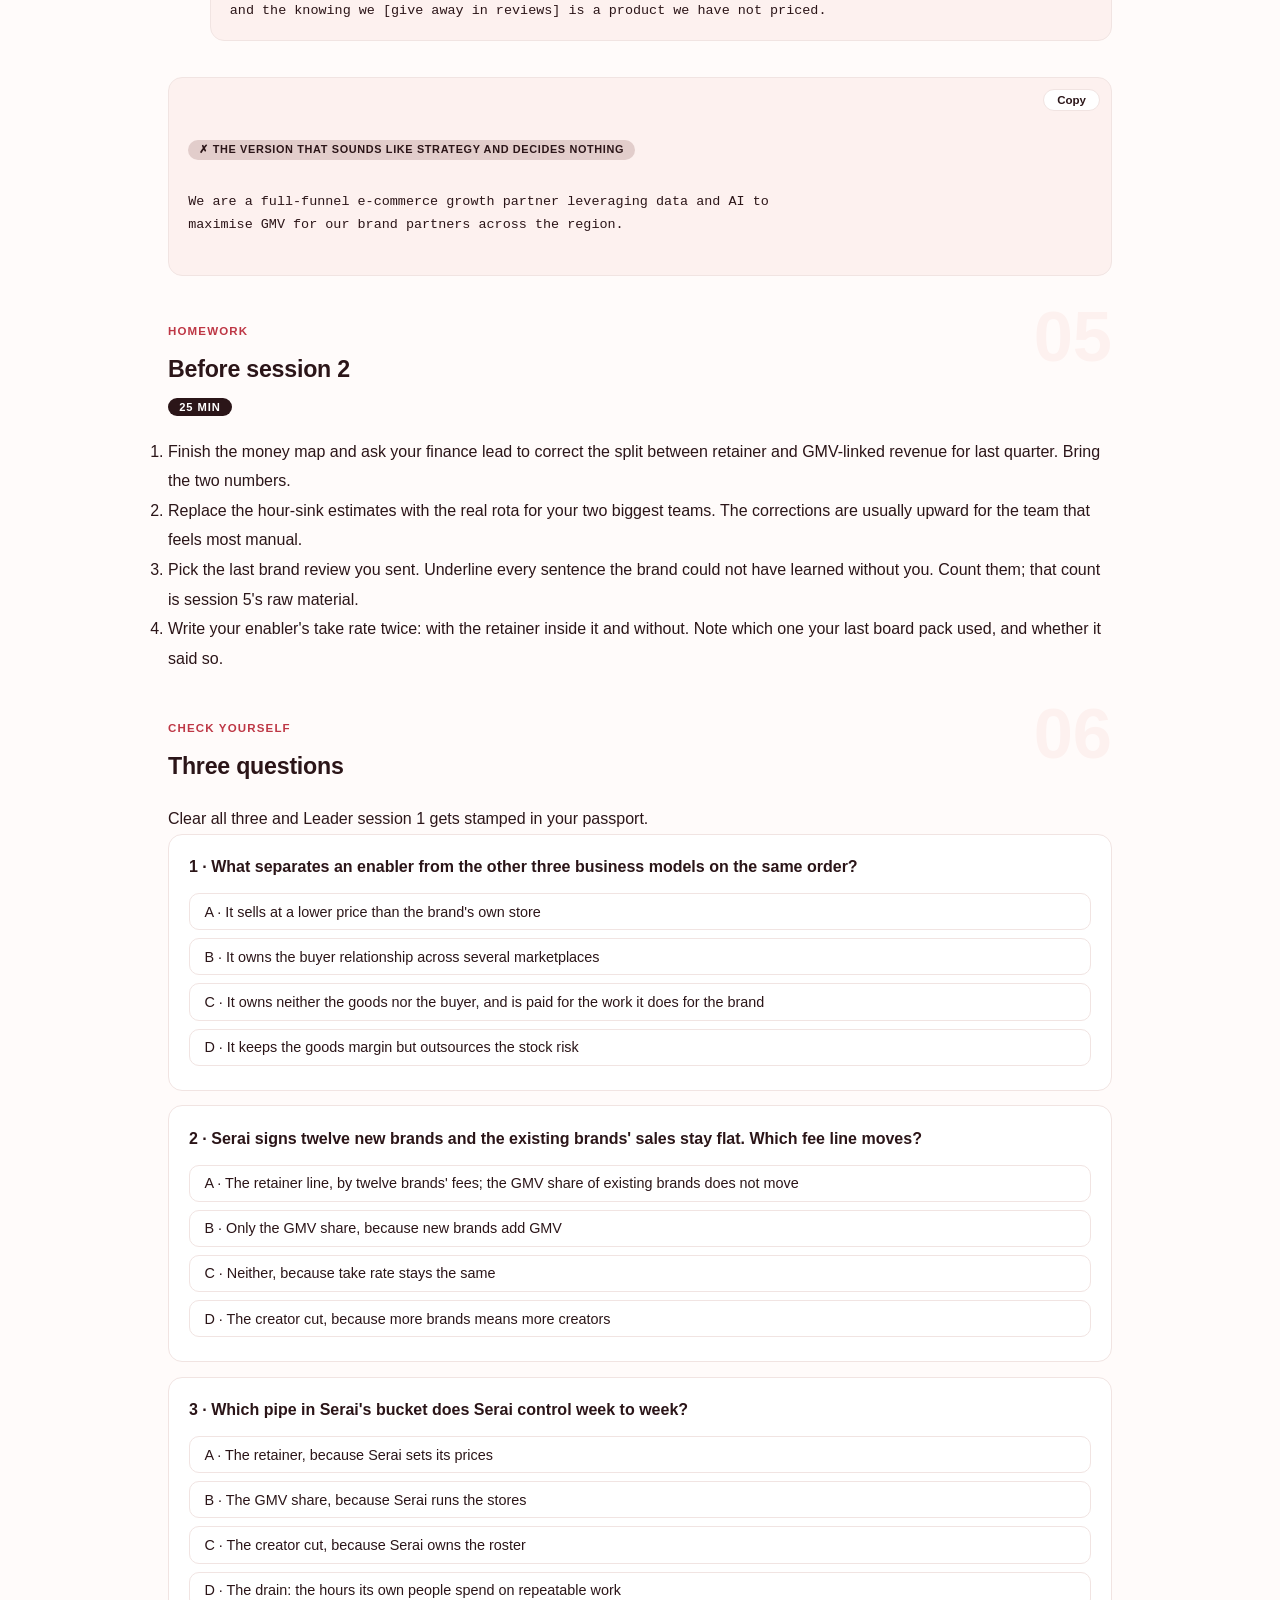
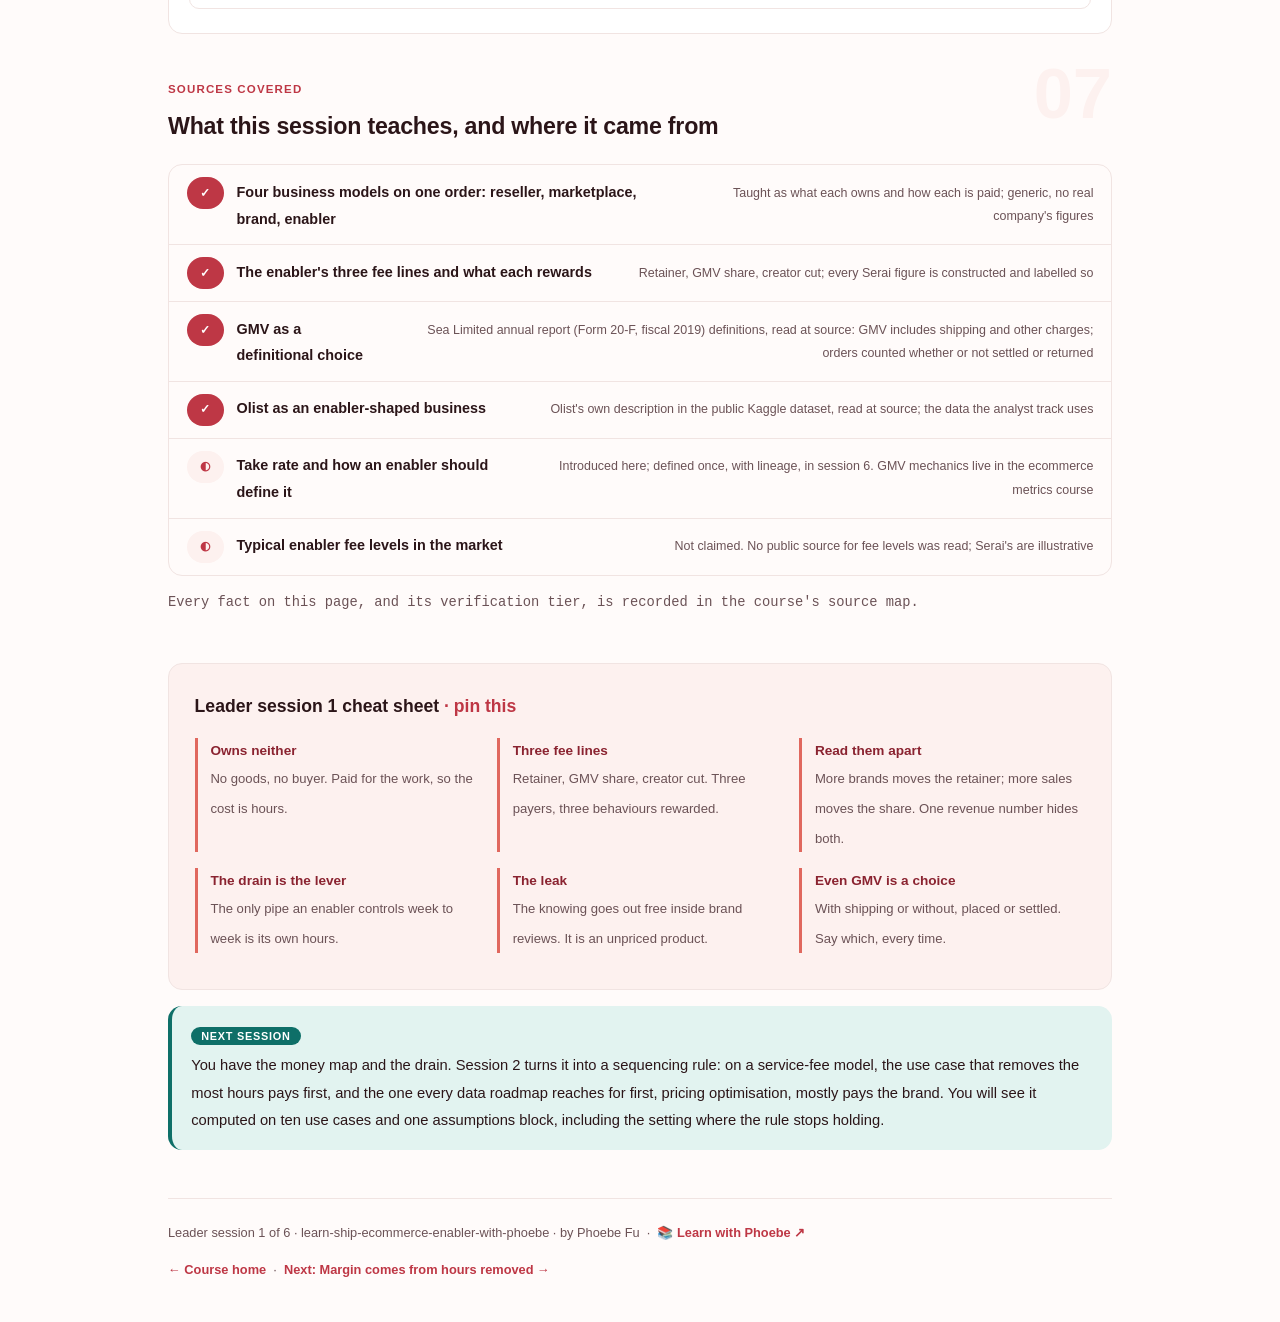
<file: courses/a1-what-an-enabler-sells.html>
<!DOCTYPE html>
<html lang="en">
<head>
<meta charset="UTF-8">
<meta name="viewport" content="width=device-width, initial-scale=1.0">
<!-- social:start -->
<meta name="description" content="Leader session 1 of 6. What a social-commerce enabler actually sells: three fee lines, three payers, and a cost base made of hours. Why an enabler owns neither the goods nor the buyer, and what that decides.">
<meta property="og:type" content="article">
<meta property="og:site_name" content="Learn with Phoebe">
<meta property="og:title" content="What an enabler actually sells - learn ship ecommerce enabler with phoebe">
<meta property="og:description" content="Leader session 1 of 6. A reseller sells goods, a marketplace sells matching, a brand owns the customer. An enabler sells hours and knowing, and the fee lines say so.">
<meta property="og:url" content="https://phoebefu6.github.io/learn-ship-ecommerce-enabler-with-phoebe/courses/a1-what-an-enabler-sells.html">
<meta property="og:image" content="https://phoebefu6.github.io/learn-ship-ecommerce-enabler-with-phoebe/assets/og-cover.png">
<meta property="og:image:width" content="1200">
<meta property="og:image:height" content="630">
<meta name="twitter:card" content="summary_large_image">
<meta name="twitter:title" content="What an enabler actually sells - learn ship ecommerce enabler with phoebe">
<meta name="twitter:description" content="Leader session 1 of 6. Three fee lines, three payers, one cost base made of hours.">
<meta name="twitter:image" content="https://phoebefu6.github.io/learn-ship-ecommerce-enabler-with-phoebe/assets/og-cover.png">
<!-- social:end -->
<title>Leader session 1 · What an enabler actually sells - learn ship ecommerce enabler with phoebe</title>
<link rel="stylesheet" href="../assets/style.css?v=22">
</head>
<body>

<div class="toolbar">
  <div class="wrap">
    <span class="crumb"><a href="../index.html">learn-ship-ecommerce-enabler-with-phoebe</a> / Leader session 1 of 6</span>
    <button class="btn" id="toggle-all" type="button">Expand all</button>
    <button class="btn primary" id="zoom-toggle" type="button">Projector zoom: off</button>
  </div>
</div>

<header class="masthead">
  <div class="wrap">
    <div class="eyebrow">Ship It: Social Commerce Enablers · Leader session 1 of 6</div>
    <h1>What an enabler <span class="accent">actually sells</span></h1>
    <p class="sub">From the outside a social-commerce enabler looks like a shop: it runs the store, shoots the content, hosts the livestream, buys the ads, answers the buyer. It is not a shop. It owns none of the goods and none of the buyers, and the money reaches it through three fee lines paid by three different people. Tonight you draw that money map for Serai Commerce, a fictional enabler running 48 brand stores across three marketplaces, and leave with the one economic fact every later session depends on: an enabler's cost is hours, so its margin is the hours it stops spending.</p>
    <div class="chip-row">
      <span class="chip level">🟢 Foundational</span>
      <span class="chip audience">Enabler, agency and marketplace leaders</span>
      <span class="chip audience">Anyone pricing or funding a data roadmap</span>
      <span class="chip time">45 min</span>
    </div>
    <div class="agenda">
      <span class="a1" style="flex:1">0-3 · Welcome</span>
      <span class="a2" style="flex:5">3-20 · Four businesses, three fee lines</span>
      <span class="a3" style="flex:4">20-40 · Build-along: your money map</span>
      <span class="a4" style="flex:1">40-45 · Q&amp;A</span>
    </div>
  </div>
</header>

<main class="wrap">

  <section class="section" id="intro">
    <div class="section-kicker">
      <span class="klabel">Part 0</span>
      <h2>How the leader track works</h2>
    </div>
    <p class="lede">Six sessions, no code. The artifact you build across them is a <strong>one-page data roadmap for an enabler</strong> that a chief executive could fund. Tonight is the business model, because every choice after it follows from who pays for what. Session 2 turns that into the sequencing rule: margin comes from hours removed. Session 3 is Pasar Live, a new live channel nobody knew how to sell on, and how one table got eight teams reading the same numbers. Session 4 is what the marketplaces let you keep, and why the customer is the one thing you cannot. Session 5 is three products built from one data estate. Session 6 is the metric registry, because GMV, take rate and active brands are the numbers everybody quotes and nobody defines. The running example is <strong>Serai Commerce</strong>, invented for these pages: 48 brands, three marketplaces, four markets, 220 people.</p>

    <div class="legend">
      <span class="pill">🎫 Clear all three quiz questions to stamp your passport</span>
      <span class="pill">Live = presented in the 45 minutes</span>
      <span class="pill">Self-study = the full depth, after class</span>
      <span class="pill">🔍 Every diagram zooms</span>
    </div>

    <div class="callout win">
      <p><strong>★ What you walk out with tonight.</strong> A money map of your own business, or one you advise: every fee line, who pays it, what behaviour it rewards, and the five places your people spend the most hours. Plus one sentence you can say in any planning meeting and defend: "we do not own the goods and we do not own the buyer, so our margin is the work we stop doing."</p>
    </div>
  </section>

  <section class="section" id="part-1">
    <div class="section-kicker">
      <span class="klabel">Part 1 · covers four business models that look alike from outside</span>
      <h2>Four businesses, one order</h2>
      <span class="tag concept">6 min live</span>
    </div>
    <p class="lede">Follow one hundred dollars of lipstick from a buyer's phone to four different companies. The reseller, the marketplace, the brand and the enabler can all say "we sell lipstick online" in a pitch, and they make money in four completely different ways. The difference is what each one owns.</p>

    <figure class="zoomable">
      <svg viewBox="0 0 880 330" xmlns="http://www.w3.org/2000/svg" role="img" aria-label="Four hand-drawn columns, one per business model, each answering what it owns and how it is paid on the same 100 dollar order. Reseller owns the stock and keeps the goods margin. Marketplace owns the buyer and the matching and keeps fees. Brand owns the product and the goods margin. Enabler owns neither goods nor buyer and is paid for the work, through a fee and a share of GMV.">
        <defs>
          <filter id="a1aSk" x="-3%" y="-3%" width="106%" height="106%"><feTurbulence type="fractalNoise" baseFrequency="0.02" numOctaves="2" seed="11" result="n"/><feDisplacementMap in="SourceGraphic" in2="n" scale="2.4" xChannelSelector="R" yChannelSelector="G"/></filter>
          <pattern id="a1aHc" patternUnits="userSpaceOnUse" width="7" height="7" patternTransform="rotate(-38)"><line x1="0" y1="0" x2="0" y2="7" stroke="#BE3745" stroke-width="1" opacity=".5"/></pattern>
          <marker id="a1aAr" viewBox="0 0 10 10" refX="9" refY="5" markerWidth="8" markerHeight="8" orient="auto"><path d="M1 1 L9 5 L1 9" fill="none" stroke="#2B1518" stroke-width="1.6" stroke-linecap="round"/></marker>
        </defs>
        <style>
          .a1aH { font: 800 12px Inter, sans-serif; fill: #2B1518; }
          .a1aL { font: 600 12px Inter, sans-serif; fill: #2B1518; }
          .a1aS { font: 400 11px Inter, sans-serif; fill: #6B5256; }
          .a1aB { font: 800 11px Inter, sans-serif; fill: #0A4D48; }
          .a1aV { font: 800 16px Inter, sans-serif; fill: #8A2330; }
          .a1aW { font: 800 12px Inter, sans-serif; fill: #FFFFFF; }
          .a1aN { font: 400 12px Inter, sans-serif; fill: #6B5256; }
        </style>

        <text class="a1aH" x="30" y="26">ONE $100 ORDER, FOUR WAYS TO BE PAID FOR IT</text>
        <text class="a1aS" x="380" y="26">what each business owns decides where its money comes from</text>

        <g filter="url(#a1aSk)" fill="none" stroke="#2B1518" stroke-width="2" stroke-linecap="round" stroke-linejoin="round">
          <!-- the order -->
          <rect x="378" y="44" width="124" height="34" rx="8" transform="rotate(-1 440 61)" fill="#FDF1EF"/>
          <path d="M400 80 C300 90 150 92 120 110" marker-end="url(#a1aAr)"/>
          <path d="M425 80 C400 92 340 96 330 110" marker-end="url(#a1aAr)"/>
          <path d="M455 80 C480 92 540 96 550 110" marker-end="url(#a1aAr)"/>
          <path d="M480 80 C580 90 730 92 760 110" marker-end="url(#a1aAr)"/>
          <!-- four columns -->
          <rect x="30" y="116" width="190" height="150" rx="10" transform="rotate(-0.6 125 191)" fill="#FFFFFF"/>
          <rect x="240" y="116" width="190" height="150" rx="10" transform="rotate(0.5 335 191)" fill="#FFFFFF"/>
          <rect x="450" y="116" width="190" height="150" rx="10" transform="rotate(-0.4 545 191)" fill="#FFFFFF"/>
          <rect x="660" y="116" width="190" height="150" rx="10" transform="rotate(0.4 755 191)" fill="#E2F3F0" stroke="#0E6F68"/>
          <!-- doodle: a box of stock, a handshake line, a lipstick, a clock -->
          <rect x="178" y="128" width="28" height="22" rx="2" fill="url(#a1aHc)"/>
          <path d="M388 136 L400 130 L412 136 L400 142 Z"/>
          <path d="M600 126 L612 126 L612 150 L600 150 Z M603 126 L606 118 L609 126"/>
          <circle cx="822" cy="140" r="12" stroke="#0E6F68"/>
          <path d="M822 140 L822 132 M822 140 L828 144" stroke="#0E6F68"/>
        </g>

        <text class="a1aL" x="398" y="66">buyer pays $100</text>

        <text class="a1aH" x="44" y="142">RESELLER</text>
        <text class="a1aS" x="44" y="164">owns: the stock</text>
        <text class="a1aS" x="44" y="182">buys low, sells high</text>
        <text class="a1aV" x="44" y="220">goods margin</text>
        <text class="a1aS" x="44" y="242">risk: unsold stock</text>

        <text class="a1aH" x="254" y="142">MARKETPLACE</text>
        <text class="a1aS" x="254" y="164">owns: the buyer, the feed</text>
        <text class="a1aS" x="254" y="182">matches buyers to sellers</text>
        <text class="a1aV" x="254" y="220">fees on GMV</text>
        <text class="a1aS" x="254" y="242">risk: sellers leave</text>

        <text class="a1aH" x="464" y="142">BRAND</text>
        <text class="a1aS" x="464" y="164">owns: the product, the name</text>
        <text class="a1aS" x="464" y="182">makes and prices it</text>
        <text class="a1aV" x="464" y="220">goods margin</text>
        <text class="a1aS" x="464" y="242">risk: nobody wants it</text>

        <text class="a1aH" x="674" y="142">ENABLER</text>
        <text class="a1aB" x="674" y="164">owns: neither</text>
        <text class="a1aS" x="674" y="182">runs the work for the brand</text>
        <text class="a1aV" x="674" y="220">fees for the work</text>
        <text class="a1aS" x="674" y="242">risk: the hours cost more</text>

        <text class="a1aN" x="30" y="300">Only one of the four is paid for effort rather than for owning something. That is the whole business model.</text>
        <text class="a1aS" x="30" y="318">Illustrative. The four models are generic; no real company's figures are shown.</text>
      </svg>
      <figcaption>🔍 Click to zoom - the enabler is the only column whose risk is its own hours</figcaption>
    </figure>

    <details class="card" open>
      <summary><span class="mode live">Live</span>What an enabler does, in the order a brand experiences it<span class="mini">4 min</span><span class="caret">▶</span></summary>
      <div class="body">
        <p>A brand that wants to sell in Southeast Asia has a practical problem: three or four marketplaces, each with its own seller centre, campaign calendar, content format, livestream tooling and customer service inbox, in four or five languages. Building that team in every market takes years. An enabler rents it out.</p>
        <p>In the order the brand meets it: the enabler <strong>opens and decorates the stores</strong>, <strong>loads and localises the catalogue</strong>, <strong>produces the content</strong> (listing images, short videos, cutdowns), <strong>runs the livestreams</strong> with its own hosts or the brand's, <strong>buys and manages the ads</strong>, <strong>brokers creators and affiliates</strong>, <strong>answers the buyers</strong> in platform chat, and often <strong>handles fulfilment</strong>. Every one of those is a job done by people, every week, for every brand.</p>
        <p>What it does <em>not</em> do is buy the stock (the brand owns the goods) or own the relationship with the buyer (the marketplace does, and session 4 is about how completely). That absence is the most important fact on this page.</p>
      </div>
    </details>

    <details class="card">
      <summary><span class="mode self">Self-study</span>The hybrids, and why they do not change the rule<span class="mini">3 min</span><span class="caret">▶</span></summary>
      <div class="body">
        <p>Real enablers blur the columns. Some buy stock for a few brands and resell it, which puts a reseller inside the enabler. Some run a creator network that signs hosts and takes a cut of their commissions. Some own a small house brand. Each hybrid is a different business with a different margin sitting inside the same company, and the useful discipline is to <strong>keep them apart on the page</strong>: a reseller line is paid for owning stock, the service line is paid for hours, and the creator line is paid for brokering.</p>
        <p>The rule on this page holds for the service line, which is usually the largest one. When a hybrid line grows big enough to change the company's economics, it deserves its own money map rather than a footnote on this one.</p>
      </div>
    </details>

    <div class="callout example">
      <span class="ex-pill">Real world</span>
      <p><strong>Olist, in its own words.</strong> The public Olist dataset that the analyst track uses comes from a Brazilian company that describes itself as connecting "small businesses from all over Brazil to channels without hassle and with a single contract": a merchant signs once, and Olist lists and sells through the big marketplaces for them. That is the enabler shape, one step from the brand side, and it is why its order data is a fair stand-in for Serai's on the bench.</p>
    </div>
  </section>

  <section class="section" id="part-2">
    <div class="section-kicker">
      <span class="klabel">Part 2 · covers the three fee lines and who pays each</span>
      <h2>Three fee lines, three payers</h2>
      <span class="tag concept">6 min live</span>
    </div>
    <p class="lede">Serai is paid three ways, and each fee line rewards a different behaviour. The mistake is to read them as one revenue number. They behave differently when volume moves, they are paid by different people, and they point a roadmap in different directions.</p>

    <figure class="zoomable">
      <svg viewBox="0 0 880 340" xmlns="http://www.w3.org/2000/svg" role="img" aria-label="A hand-drawn bar splits one constructed 100 dollar order: about 10 dollars to the marketplace in fees, 2 dollars to Serai as its GMV share, 8 dollars of creator commission of which Serai's creator network keeps 1.20, and 80 dollars to the brand before its cost of goods. A separate arrow shows the monthly retainer of 6,000 dollars per brand, paid whatever the brand sells.">
        <defs>
          <filter id="a1bSk" x="-3%" y="-3%" width="106%" height="106%"><feTurbulence type="fractalNoise" baseFrequency="0.02" numOctaves="2" seed="23" result="n"/><feDisplacementMap in="SourceGraphic" in2="n" scale="2.4" xChannelSelector="R" yChannelSelector="G"/></filter>
          <pattern id="a1bHc" patternUnits="userSpaceOnUse" width="7" height="7" patternTransform="rotate(-38)"><line x1="0" y1="0" x2="0" y2="7" stroke="#BE3745" stroke-width="1" opacity=".5"/></pattern>
          <marker id="a1bAr" viewBox="0 0 10 10" refX="9" refY="5" markerWidth="8" markerHeight="8" orient="auto"><path d="M1 1 L9 5 L1 9" fill="none" stroke="#2B1518" stroke-width="1.6" stroke-linecap="round"/></marker>
        </defs>
        <style>
          .a1bH { font: 800 12px Inter, sans-serif; fill: #2B1518; }
          .a1bL { font: 600 12px Inter, sans-serif; fill: #2B1518; }
          .a1bS { font: 400 11px Inter, sans-serif; fill: #6B5256; }
          .a1bB { font: 800 11px Inter, sans-serif; fill: #0A4D48; }
          .a1bV { font: 800 16px Inter, sans-serif; fill: #8A2330; }
          .a1bW { font: 800 12px Inter, sans-serif; fill: #FFFFFF; }
          .a1bN { font: 400 12px Inter, sans-serif; fill: #6B5256; }
        </style>

        <text class="a1bH" x="30" y="26">WHERE ONE $100 ORDER GOES</text>
        <text class="a1bS" x="230" y="26">constructed split for Serai Commerce · the brand's cost of goods comes out of its share</text>

        <g filter="url(#a1bSk)" fill="none" stroke="#2B1518" stroke-width="2" stroke-linecap="round" stroke-linejoin="round">
          <!-- the bar: 800px wide = $100, x from 40 -->
          <rect x="40" y="70" width="640" height="46" rx="4" fill="url(#a1bHc)"/>
          <rect x="680" y="70" width="64" height="46" rx="4" fill="#FDF1EF"/>
          <rect x="744" y="70" width="16" height="46" rx="3" fill="#0E6F68" stroke="#0E6F68"/>
          <rect x="760" y="70" width="80" height="46" rx="4" fill="#FFFFFF"/>
          <!-- arrows down to payees -->
          <path d="M360 118 L360 160" marker-end="url(#a1bAr)"/>
          <path d="M704 118 L610 160" marker-end="url(#a1bAr)"/>
          <path d="M752 118 C752 212 700 212 686 238" marker-end="url(#a1bAr)" stroke="#0E6F68"/>
          <path d="M806 118 L806 160" marker-end="url(#a1bAr)"/>
          <!-- retainer, arriving separately -->
          <rect x="40" y="226" width="260" height="56" rx="10" transform="rotate(-0.6 170 254)" fill="#FFFFFF"/>
          <path d="M306 254 L420 254" marker-end="url(#a1bAr)" stroke="#0E6F68"/>
          <rect x="430" y="226" width="250" height="56" rx="10" transform="rotate(0.5 555 254)" fill="#E2F3F0" stroke="#0E6F68"/>
          <!-- doodle: a calendar page -->
          <rect x="252" y="236" width="36" height="34" rx="3"/>
          <path d="M252 246 L288 246 M262 232 L262 240 M278 232 L278 240"/>
        </g>

        <text class="a1bL" x="320" y="98">brand $80</text>
        <text class="a1bL" x="686" y="98">creator</text>
        <text class="a1bS" x="776" y="98">market</text>

        <text class="a1bL" x="290" y="178">the brand keeps $80</text>
        <text class="a1bS" x="290" y="194">pays for the goods out of it</text>
        <text class="a1bL" x="540" y="178">creator $8</text>
        <text class="a1bS" x="540" y="194">15%, $1.20, to Serai</text>
        <text class="a1bL" x="780" y="178">~$10</text>
        <text class="a1bS" x="780" y="194">platform fees</text>
        <text class="a1bB" x="700" y="62">$2 GMV share</text>

        <text class="a1bL" x="54" y="250">retainer, per brand</text>
        <text class="a1bV" x="54" y="272">$6,000 a month</text>
        <text class="a1bH" x="444" y="250">SERAI, PER ORDER AND MONTH</text>
        <text class="a1bB" x="444" y="270">$2 + $1.20, plus the retainer</text>

        <text class="a1bN" x="30" y="316">Serai's two per-order lines are $3.20 of the $100. The retainer arrives whatever the brand sells.</text>
      </svg>
      <figcaption>🔍 Click to zoom - most of the order is the brand's money; Serai's share of it is small and its retainer is not tied to it at all</figcaption>
    </figure>

    <details class="card">
      <summary><span class="mode live">Live</span>The three lines, and what each one rewards<span class="mini">4 min</span><span class="caret">▶</span></summary>
      <div class="body">
        <table class="clean">
          <thead><tr><th>Fee line</th><th>Who pays</th><th>How it moves</th><th>What it rewards</th></tr></thead>
          <tbody>
            <tr><td><strong>Service fee</strong> (retainer)</td><td>The brand, monthly</td><td>Fixed per brand; moves with the number of brands</td><td>Doing the agreed work at the lowest cost in hours</td></tr>
            <tr><td><strong>GMV share</strong></td><td>The brand, as a share of its sales</td><td>Moves with the brand's sales on the stores Serai runs</td><td>Growing the brand's GMV, whoever's effort grew it</td></tr>
            <tr><td><strong>Creator cut</strong> (the network arm)</td><td>Out of the creator's commission, or a brand's campaign fee</td><td>Moves with how many creators sell, and how well</td><td>Matching the right creator to the right product</td></tr>
          </tbody>
        </table>
        <p>On Serai's constructed books the first two lines are almost equal: 48 brands at $6,000 a month is <strong>$864,000 a quarter</strong>, and 2 percent of $45 million of quarterly GMV is <strong>$900,000</strong>. They look like one revenue number of $1.76 million. They are not. Double the brands and the first doubles while each brand's GMV stays the same. Double one brand's GMV and only the second moves, by $2 on every extra $100.</p>
      </div>
    </details>

    <details class="card">
      <summary><span class="mode live">Live</span>What "MCN" means, and why it is a different business inside the same building<span class="mini">3 min</span><span class="caret">▶</span></summary>
      <div class="body">
        <p>A <strong>multi-channel network</strong> signs creators and hosts, finds them brand deals, and takes a share of what they earn. On a social-commerce marketplace the creator is paid a commission on the orders they drive, and the network's cut comes out of it. Serai's network arm keeps 15 percent of the commissions it brokers (constructed), so on the $8 creator commission in the figure it keeps $1.20.</p>
        <p>The network line has its own economics: its cost is recruiting and coaching creators, its asset is the roster, and its data is creator performance. Session 3 and analyst session 6 are where that data earns its keep, because "which creator actually sells" is the question brands ask most and platforms answer least.</p>
      </div>
    </details>

    <details class="card">
      <summary><span class="mode self">Self-study</span>Take rate, and why an enabler's is not a marketplace's<span class="mini">3 min</span><span class="caret">▶</span></summary>
      <div class="body">
        <p>"Take rate" is revenue divided by GMV. For a marketplace it is a clean idea: fees earned over the value of goods sold through it. For an enabler it is ambiguous, because two of its three lines are not a share of GMV at all. Serai's per-order lines are 3.2 percent of an order; add the retainer and the quarterly take rate is ($864,000 + $900,000) / $45,000,000 = <strong>3.9 percent</strong>, before the creator line. Put the retainer in or leave it out and the number moves by almost half.</p>
        <p>Neither version is wrong. Quoting one without saying which is wrong, and session 6 is about writing it down once. The general mechanics of GMV and its equation are taught in the <a href="https://phoebefu6.github.io/learn-ecommerce-metrics-with-phoebe/courses/a1-the-gmv-equation.html">ecommerce metrics course</a>; this track only adds the enabler's twist on top.</p>
      </div>
    </details>

    <div class="callout example">
      <span class="ex-pill">Real world</span>
      <p><strong>Even GMV is a choice.</strong> Sea Limited's annual report defines Shopee's GMV as the value of orders on the marketplace and says its calculation "includes shipping and other charges", and it counts an order "regardless of whether the transaction is settled or if the item is returned". That is a legitimate definition for a marketplace. An enabler paid 2 percent of GMV has to decide whether its fee is on that number, or on settled sales net of returns, and the two can differ by a lot on a campaign day.</p>
    </div>
  </section>

  <section class="section" id="part-3">
    <div class="section-kicker">
      <span class="klabel">Part 3 · covers the cost base and what an enabler actually sells</span>
      <h2>It sells hours, and gives away the knowing</h2>
      <span class="tag concept">5 min live</span>
    </div>
    <p class="lede">Turn the money map over and look at the cost side. Serai has no stock, no warehouse it owns, no factory. Its cost is 220 people's weeks. Everything it earns has to cover those hours, and everything it learns while working them goes out of the door inside the fee.</p>

    <figure class="zoomable">
      <svg viewBox="0 0 880 330" xmlns="http://www.w3.org/2000/svg" role="img" aria-label="A hand-drawn bucket fills from three pipes: retainers 864,000 dollars a quarter, GMV share 900,000 dollars a quarter, and the creator cut. It drains through one large pipe labelled hours, the weekly work of 220 people split into content, customer service, store operations, ad operations, live and creators. What stays in the bucket is margin. A thin side pipe marked knowing leaks out to the brands for free.">
        <defs>
          <filter id="a1cSk" x="-3%" y="-3%" width="106%" height="106%"><feTurbulence type="fractalNoise" baseFrequency="0.02" numOctaves="2" seed="37" result="n"/><feDisplacementMap in="SourceGraphic" in2="n" scale="2.4" xChannelSelector="R" yChannelSelector="G"/></filter>
          <pattern id="a1cHc" patternUnits="userSpaceOnUse" width="7" height="7" patternTransform="rotate(-38)"><line x1="0" y1="0" x2="0" y2="7" stroke="#BE3745" stroke-width="1" opacity=".5"/></pattern>
          <marker id="a1cAr" viewBox="0 0 10 10" refX="9" refY="5" markerWidth="8" markerHeight="8" orient="auto"><path d="M1 1 L9 5 L1 9" fill="none" stroke="#2B1518" stroke-width="1.6" stroke-linecap="round"/></marker>
        </defs>
        <style>
          .a1cH { font: 800 12px Inter, sans-serif; fill: #2B1518; }
          .a1cL { font: 600 12px Inter, sans-serif; fill: #2B1518; }
          .a1cS { font: 400 11px Inter, sans-serif; fill: #6B5256; }
          .a1cB { font: 800 11px Inter, sans-serif; fill: #0A4D48; }
          .a1cV { font: 800 16px Inter, sans-serif; fill: #8A2330; }
          .a1cN { font: 400 12px Inter, sans-serif; fill: #6B5256; }
        </style>

        <text class="a1cH" x="30" y="26">SERAI'S BUCKET, ONE QUARTER</text>
        <text class="a1cS" x="250" y="26">constructed · three pipes in, one big pipe out, one leak nobody prices</text>

        <g filter="url(#a1cSk)" fill="none" stroke="#2B1518" stroke-width="2" stroke-linecap="round" stroke-linejoin="round">
          <!-- inflow pipes -->
          <path d="M40 70 L250 70 L300 110" marker-end="url(#a1cAr)"/>
          <path d="M40 120 L240 120 L300 140" marker-end="url(#a1cAr)"/>
          <path d="M40 170 L240 170 L300 168" marker-end="url(#a1cAr)"/>
          <!-- bucket -->
          <path d="M310 90 L340 270 L520 270 L550 90"/>
          <path d="M324 176 L536 176 L520 270 L340 270 Z" fill="url(#a1cHc)" stroke="none"/>
          <path d="M318 140 L542 140" stroke-dasharray="5 5" stroke="#6B5256"/>
          <!-- outflow: hours, the big pipe -->
          <path d="M520 250 L610 250 L640 230" stroke="#0E6F68" stroke-width="6"/>
          <path d="M644 228 L700 228" marker-end="url(#a1cAr)" stroke="#0E6F68"/>
          <rect x="706" y="160" width="150" height="120" rx="10" transform="rotate(0.6 781 220)" fill="#E2F3F0" stroke="#0E6F68"/>
          <!-- the leak -->
          <path d="M548 110 L620 88 L690 80" stroke-dasharray="3 5" marker-end="url(#a1cAr)"/>
        </g>

        <text class="a1cL" x="40" y="62">retainers $864,000</text>
        <text class="a1cL" x="40" y="112">GMV share $900,000</text>
        <text class="a1cL" x="40" y="162">creator cut</text>
        <text class="a1cS" x="40" y="186">brokered commissions</text>

        <text class="a1cS" x="386" y="132">what came in</text>
        <text class="a1cV" x="378" y="222">margin</text>
        <text class="a1cS" x="364" y="240">what the hours left</text>

        <text class="a1cH" x="718" y="182">HOURS, 220 PEOPLE</text>
        <text class="a1cS" x="718" y="202">content 40 · service 24</text>
        <text class="a1cS" x="718" y="220">store ops 16 · ads 12</text>
        <text class="a1cS" x="718" y="238">SKU and commercial 10</text>
        <text class="a1cS" x="718" y="256">live 8 · creators 6 · more</text>
        <text class="a1cB" x="560" y="274">the drain</text>

        <text class="a1cB" x="700" y="72">the knowing</text>
        <text class="a1cS" x="700" y="88">handed over in decks, free</text>

        <text class="a1cN" x="30" y="306">Every hour taken out of the drain lands in the bucket. Every insight in a free deck is a product nobody priced.</text>
      </svg>
      <figcaption>🔍 Click to zoom - the drain is the lever an enabler controls; the inflows are mostly set by brands and platforms</figcaption>
    </figure>

    <details class="card">
      <summary><span class="mode live">Live</span>Why the drain is the lever<span class="mini">3 min</span><span class="caret">▶</span></summary>
      <div class="body">
        <p>Look at who controls each pipe. The retainer is negotiated once a year and mostly set by what competitors charge. The GMV share moves with the brand's sales, which depend on the brand's product, price and the marketplace's campaigns as much as on anything Serai does. The creator cut depends on creators. <strong>The one pipe Serai controls week to week is the drain.</strong></p>
        <p>Forty listing images in five languages is not an invention, it is repetition. A reply to "where is my parcel" is not judgement, it is a lookup. Every such hour that a machine takes over lands straight in the bucket, and it scales: a new brand then needs fewer new hours. That is the argument session 2 turns into a sequencing rule, and it is the reason a data roadmap for an enabler should not start where most data roadmaps start.</p>
      </div>
    </details>

    <details class="card">
      <summary><span class="mode live">Live</span>The leak: the knowing, given away inside the fee<span class="mini">2 min</span><span class="caret">▶</span></summary>
      <div class="body">
        <p>Every quarterly business review Serai writes for a brand contains knowledge nobody else has: which creator sold in which category, what went wrong in the first week of a new store, which live slot was worth paying for, how the same SKU behaves on three platforms. Today that goes out inside the retainer, as a deck, for free.</p>
        <p>Session 5 is about pricing that leak, carefully: not by charging brands for conversations they expect, but by building products on what the estate knows, sold first to buyers who are not competitors.</p>
      </div>
    </details>

    <details class="card">
      <summary><span class="mode self">Self-study</span>Three questions that tell you which business you are really in<span class="mini">3 min</span><span class="caret">▶</span></summary>
      <div class="body">
        <ul>
          <li><strong>If every brand's GMV fell 20 percent tomorrow, what happens to your revenue?</strong> If the answer is "not much this quarter", your retainer line dominates and you are a services business. Your margin is in the drain.</li>
          <li><strong>If you signed ten new brands, how many people would you hire?</strong> If the answer is proportional, the drain scales with revenue and nothing you have built is leverage yet.</li>
          <li><strong>What did your last three brand reviews tell the brand that it could not have learned anywhere else?</strong> Whatever that is, it is the product session 5 builds.</li>
        </ul>
      </div>
    </details>
  </section>

  <section class="section" id="demo-1">
    <div class="section-kicker">
      <span class="klabel">Build-along</span>
      <h2>Your money map, on one page</h2>
      <span class="tag demo">★ 20 min · everyone builds</span>
    </div>
    <p class="lede">No data needed. Your finance lead would recognise every number you write, which is the point: this map is the shared ground the rest of the track stands on. If you do not run an enabler, do it for Serai using the figures on this page, or for any agency or services firm you know.</p>

    <figure class="zoomable">
      <svg viewBox="0 0 880 260" xmlns="http://www.w3.org/2000/svg" role="img" aria-label="The money map as a hand-drawn three-column sheet. Column one lists each fee line, column two who pays it, column three what behaviour it rewards. Underneath, a strip of five hour sinks ranked by hours per week, with the biggest one hatched. A last box holds the one-sentence economic fact.">
        <defs>
          <filter id="a1dSk" x="-3%" y="-3%" width="106%" height="106%"><feTurbulence type="fractalNoise" baseFrequency="0.02" numOctaves="2" seed="41" result="n"/><feDisplacementMap in="SourceGraphic" in2="n" scale="2.4" xChannelSelector="R" yChannelSelector="G"/></filter>
          <pattern id="a1dHc" patternUnits="userSpaceOnUse" width="7" height="7" patternTransform="rotate(-38)"><line x1="0" y1="0" x2="0" y2="7" stroke="#BE3745" stroke-width="1" opacity=".5"/></pattern>
        </defs>
        <style>
          .a1dH { font: 800 12px Inter, sans-serif; fill: #2B1518; }
          .a1dL { font: 600 12px Inter, sans-serif; fill: #2B1518; }
          .a1dS { font: 400 11px Inter, sans-serif; fill: #6B5256; }
          .a1dB { font: 800 11px Inter, sans-serif; fill: #0A4D48; }
          .a1dN { font: 400 12px Inter, sans-serif; fill: #6B5256; }
        </style>

        <text class="a1dH" x="30" y="26">THE MONEY MAP, FOUR BLOCKS</text>

        <g filter="url(#a1dSk)" fill="none" stroke="#2B1518" stroke-width="2" stroke-linecap="round" stroke-linejoin="round">
          <rect x="30" y="42" width="820" height="92" rx="8" transform="rotate(-0.3 440 88)" fill="#FFFFFF"/>
          <path d="M300 48 L300 128 M570 48 L570 128"/>
          <path d="M40 70 L840 70" stroke="#E2CDCB"/>
          <!-- five hour sinks -->
          <rect x="30" y="152" width="180" height="40" rx="6" transform="rotate(-1 120 172)" fill="url(#a1dHc)"/>
          <rect x="222" y="152" width="150" height="40" rx="6" transform="rotate(0.8 297 172)" fill="#FDF1EF"/>
          <rect x="384" y="152" width="130" height="40" rx="6" transform="rotate(-0.6 449 172)" fill="#FDF1EF"/>
          <rect x="526" y="152" width="110" height="40" rx="6" transform="rotate(0.7 581 172)" fill="#FDF1EF"/>
          <rect x="648" y="152" width="90" height="40" rx="6" transform="rotate(-0.8 693 172)" fill="#FDF1EF"/>
          <rect x="752" y="150" width="98" height="44" rx="8" transform="rotate(1 801 172)" fill="#E2F3F0" stroke="#0E6F68"/>
        </g>

        <text class="a1dL" x="44" y="62">1 · fee line</text>
        <text class="a1dL" x="314" y="62">2 · who pays it</text>
        <text class="a1dL" x="584" y="62">3 · what it rewards</text>
        <text class="a1dS" x="44" y="92">retainer · GMV share · creator cut</text>
        <text class="a1dS" x="314" y="92">brand monthly · brand per sale</text>
        <text class="a1dS" x="584" y="92">cheap hours · brand growth</text>
        <text class="a1dS" x="44" y="112">plus any hybrid line, kept apart</text>
        <text class="a1dS" x="314" y="112">creator commission</text>
        <text class="a1dS" x="584" y="112">good matching</text>

        <text class="a1dL" x="42" y="177">4 · content 1,200 h</text>
        <text class="a1dS" x="234" y="177">service 912 h</text>
        <text class="a1dS" x="396" y="177">store ops 480</text>
        <text class="a1dS" x="538" y="177">ads 360</text>
        <text class="a1dS" x="660" y="177">live 200</text>
        <text class="a1dB" x="762" y="170">the one</text>
        <text class="a1dB" x="762" y="186">sentence</text>

        <text class="a1dN" x="30" y="226">Hours a week are Serai's constructed figures: people x a working week in each team. Yours come from your rota.</text>
      </svg>
      <figcaption>🔍 Click to zoom - four blocks; the hatched hour sink is where session 2 starts</figcaption>
    </figure>

    <div class="steps">
      <div class="step">
        <p><strong>List every fee line, and keep hybrids apart.</strong> Write each way money arrives on its own row. If one line is really a different business (a stock-holding resale arm, a house brand), give it a row and a note, not a merge. Most people find three or four.</p>
        <div class="prompt-box good"><span class="label">★ Block 1 · fee lines</span>Retainer (service fee)     $6,000 a brand a month       48 brands
GMV share                  2% of GMV on stores we run   $45M GMV a quarter
Creator cut (network arm)  15% of brokered commissions  roster of creators</div>
      </div>
      <div class="step">
        <p><strong>Name who pays each one, and when.</strong> Monthly, per sale, per campaign, per creator payout. The timing matters later: a line paid per sale reacts to a bad campaign within a week; a retainer reacts at renewal.</p>
      </div>
      <div class="step">
        <p><strong>Write what each line rewards in one phrase.</strong> This is the column that surprises people. A retainer rewards doing the agreed work in fewer hours. A GMV share rewards the brand's growth whoever caused it. Say out loud which line your incentives actually follow today, because a team paid on one and managed on another is the most common source of friction in the building.</p>
      </div>
      <div class="step">
        <p><strong>Rank your five biggest hour sinks.</strong> People in the team times the hours a week they work on it. Round hard; order of magnitude is enough. For Serai, content (40 people x 30 hours = 1,200) and customer service (24 x 38 = 912) lead, which is typical of any enabler with a content studio.</p>
        <div class="prompt-box good"><span class="label">★ Block 4 · hour sinks, largest first</span>Content studio      40 people x 30 h = 1,200 h a week
Customer service    24 people x 38 h =   912 h a week
Store operations    16 people x 30 h =   480 h a week
Ad operations       12 people x 30 h =   360 h a week
Live team            8 people x 25 h =   200 h a week</div>
      </div>
      <div class="step">
        <p><strong>Write the one sentence, and test it on the three questions.</strong> Fill in the brackets and read it to someone from finance. If they disagree with a word, the map is wrong somewhere and that disagreement is worth more than the map.</p>
        <div class="prompt-box good"><span class="label">★ The sentence</span>We own [neither the goods nor the buyer]. [Most] of our revenue is [retainer],
so our margin is the [content and service] hours we stop spending,
and the knowing we [give away in reviews] is a product we have not priced.</div>
      </div>
    </div>

    <div class="prompt-box bad">
      <span class="label">✗ The version that sounds like strategy and decides nothing</span>
We are a full-funnel e-commerce growth partner leveraging data and AI to
maximise GMV for our brand partners across the region.
    </div>
  </section>

  <section class="section" id="exercise">
    <div class="section-kicker">
      <span class="klabel">Homework</span>
      <h2>Before session 2</h2>
      <span class="tag exercise">25 min</span>
    </div>
    <ol>
      <li>Finish the money map and ask your finance lead to correct the split between retainer and GMV-linked revenue for last quarter. Bring the two numbers.</li>
      <li>Replace the hour-sink estimates with the real rota for your two biggest teams. The corrections are usually upward for the team that feels most manual.</li>
      <li>Pick the last brand review you sent. Underline every sentence the brand could not have learned without you. Count them; that count is session 5's raw material.</li>
      <li>Write your enabler's take rate twice: with the retainer inside it and without. Note which one your last board pack used, and whether it said so.</li>
    </ol>
  </section>

  <section class="section" id="quiz">
    <div class="section-kicker">
      <span class="klabel">Check yourself</span>
      <h2>Three questions</h2>
    </div>
    <p>Clear all three and Leader session 1 gets stamped in your passport.</p>

    <div class="quiz-q" data-answer="2">
      <p class="qtext">1 · What separates an enabler from the other three business models on the same order?</p>
      <button class="qopt" type="button">A · It sells at a lower price than the brand's own store</button>
      <button class="qopt" type="button">B · It owns the buyer relationship across several marketplaces</button>
      <button class="qopt" type="button">C · It owns neither the goods nor the buyer, and is paid for the work it does for the brand</button>
      <button class="qopt" type="button">D · It keeps the goods margin but outsources the stock risk</button>
      <p class="qwhy">The reseller and the brand earn goods margin, the marketplace earns fees for owning the buyer and the matching. The enabler owns neither, so its revenue is fees for effort and its cost is hours. B is exactly what it does not have, which is session 4.</p>
    </div>

    <div class="quiz-q" data-answer="0">
      <p class="qtext">2 · Serai signs twelve new brands and the existing brands' sales stay flat. Which fee line moves?</p>
      <button class="qopt" type="button">A · The retainer line, by twelve brands' fees; the GMV share of existing brands does not move</button>
      <button class="qopt" type="button">B · Only the GMV share, because new brands add GMV</button>
      <button class="qopt" type="button">C · Neither, because take rate stays the same</button>
      <button class="qopt" type="button">D · The creator cut, because more brands means more creators</button>
      <p class="qwhy">The retainer moves with the number of brands. The new brands' GMV share will arrive as they sell, but nothing about the existing brands' sales changed. Reading the lines as one revenue number hides exactly this.</p>
    </div>

    <div class="quiz-q" data-answer="3">
      <p class="qtext">3 · Which pipe in Serai's bucket does Serai control week to week?</p>
      <button class="qopt" type="button">A · The retainer, because Serai sets its prices</button>
      <button class="qopt" type="button">B · The GMV share, because Serai runs the stores</button>
      <button class="qopt" type="button">C · The creator cut, because Serai owns the roster</button>
      <button class="qopt" type="button">D · The drain: the hours its own people spend on repeatable work</button>
      <p class="qwhy">Retainers are set at renewal against competitors, GMV depends on the brand's product and the marketplace's campaigns, creator earnings depend on creators. The hours are Serai's, every week, and every hour removed lands as margin. Session 2 builds on this.</p>
    </div>

    <p class="quiz-score"></p>
  </section>

  <section class="section" id="official">
    <div class="section-kicker">
      <span class="klabel">Sources covered</span>
      <h2>What this session teaches, and where it came from</h2>
    </div>
    <div class="covered">
      <div class="covered-row"><span class="status pill solid">✓</span><span class="name">Four business models on one order: reseller, marketplace, brand, enabler</span><span class="note">Taught as what each owns and how each is paid; generic, no real company's figures</span></div>
      <div class="covered-row"><span class="status pill solid">✓</span><span class="name">The enabler's three fee lines and what each rewards</span><span class="note">Retainer, GMV share, creator cut; every Serai figure is constructed and labelled so</span></div>
      <div class="covered-row"><span class="status pill solid">✓</span><span class="name">GMV as a definitional choice</span><span class="note">Sea Limited annual report (Form 20-F, fiscal 2019) definitions, read at source: GMV includes shipping and other charges; orders counted whether or not settled or returned</span></div>
      <div class="covered-row"><span class="status pill solid">✓</span><span class="name">Olist as an enabler-shaped business</span><span class="note">Olist's own description in the public Kaggle dataset, read at source; the data the analyst track uses</span></div>
      <div class="covered-row"><span class="status pill light">◐</span><span class="name">Take rate and how an enabler should define it</span><span class="note">Introduced here; defined once, with lineage, in session 6. GMV mechanics live in the ecommerce metrics course</span></div>
      <div class="covered-row"><span class="status pill light">◐</span><span class="name">Typical enabler fee levels in the market</span><span class="note">Not claimed. No public source for fee levels was read; Serai's are illustrative</span></div>
    </div>
    <p class="mono" style="margin-top:14px">Every fact on this page, and its verification tier, is recorded in the course's source map.</p>
  </section>

  <section class="cheat" id="cheatsheet">
    <h3>Leader session 1 cheat sheet <span>· pin this</span></h3>
    <div class="grid-2">
      <div class="cheat-item"><b>Owns neither</b><span>No goods, no buyer. Paid for the work, so the cost is hours.</span></div>
      <div class="cheat-item"><b>Three fee lines</b><span>Retainer, GMV share, creator cut. Three payers, three behaviours rewarded.</span></div>
      <div class="cheat-item"><b>Read them apart</b><span>More brands moves the retainer; more sales moves the share. One revenue number hides both.</span></div>
      <div class="cheat-item"><b>The drain is the lever</b><span>The only pipe an enabler controls week to week is its own hours.</span></div>
      <div class="cheat-item"><b>The leak</b><span>The knowing goes out free inside brand reviews. It is an unpriced product.</span></div>
      <div class="cheat-item"><b>Even GMV is a choice</b><span>With shipping or without, placed or settled. Say which, every time.</span></div>
    </div>
  </section>

  <div class="callout next">
    <span class="nx-pill">Next session</span>
    <p>You have the money map and the drain. Session 2 turns it into a sequencing rule: on a service-fee model, the use case that removes the most hours pays first, and the one every data roadmap reaches for first, pricing optimisation, mostly pays the brand. You will see it computed on ten use cases and one assumptions block, including the setting where the rule stops holding.</p>
  </div>

  <footer class="pagefoot">
    <span>Leader session 1 of 6 · learn-ship-ecommerce-enabler-with-phoebe · by Phoebe Fu &nbsp;·&nbsp; 📚 <a href="https://phoebefu6.github.io/learn-with-phoebe/">Learn with Phoebe ↗</a></span>
    <span><a href="../index.html">← Course home</a> &nbsp;·&nbsp; <a href="a2-hours-removed.html">Next: Margin comes from hours removed →</a></span>
  </footer>

</main>

<script src="../assets/app.js?v=20"></script>
</body>
</html>
</file>
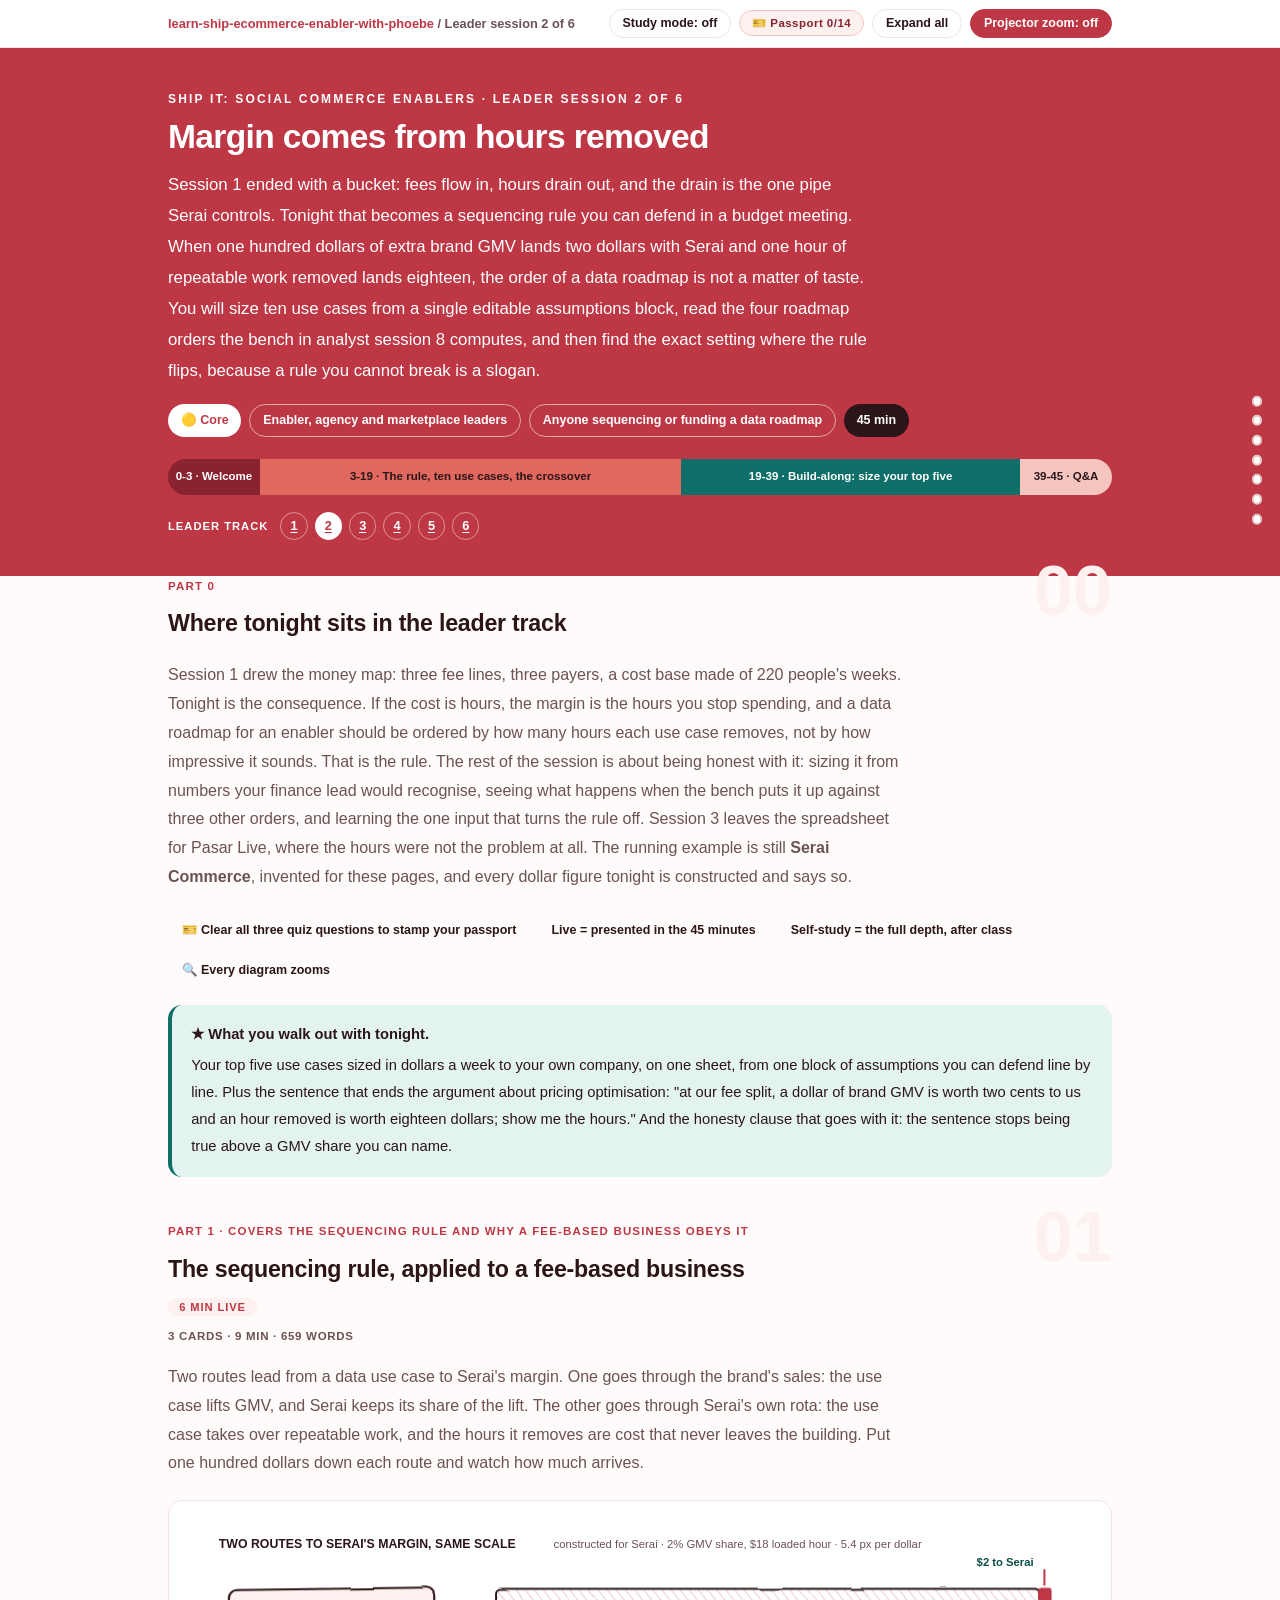
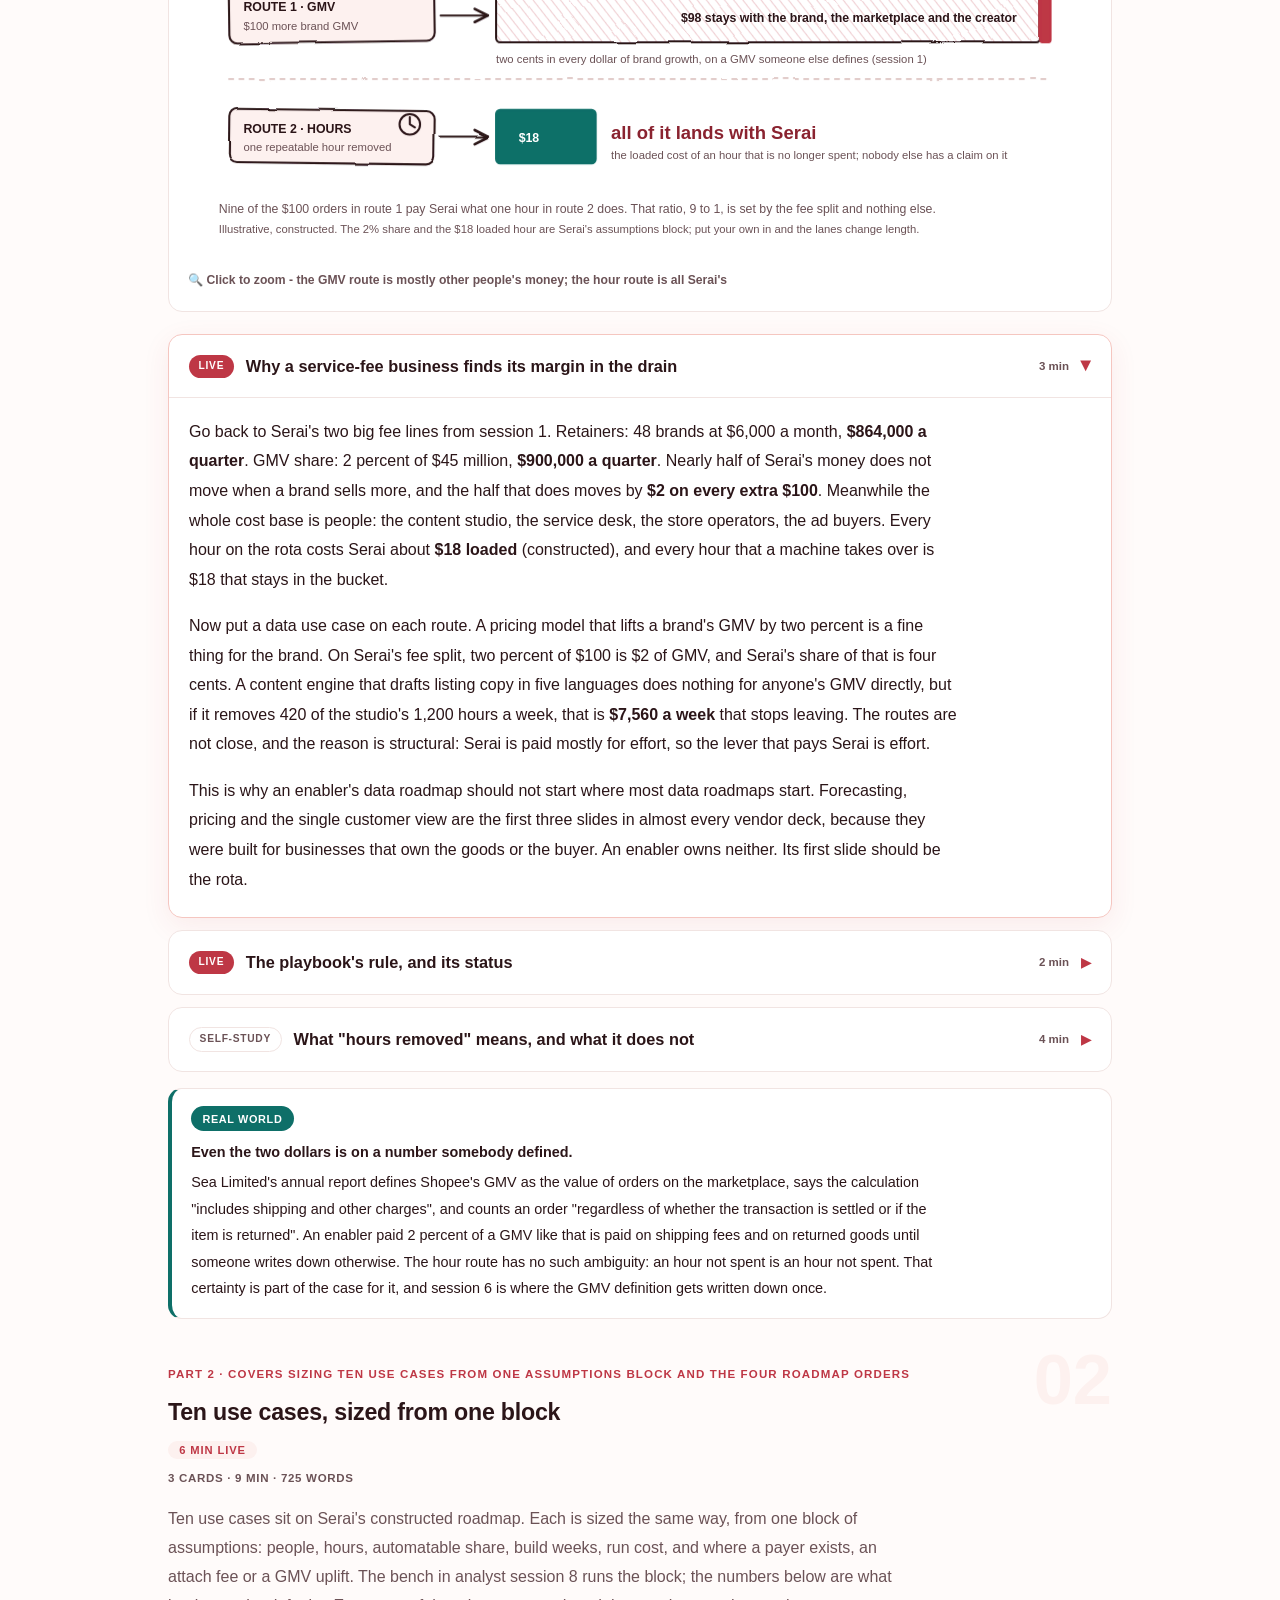
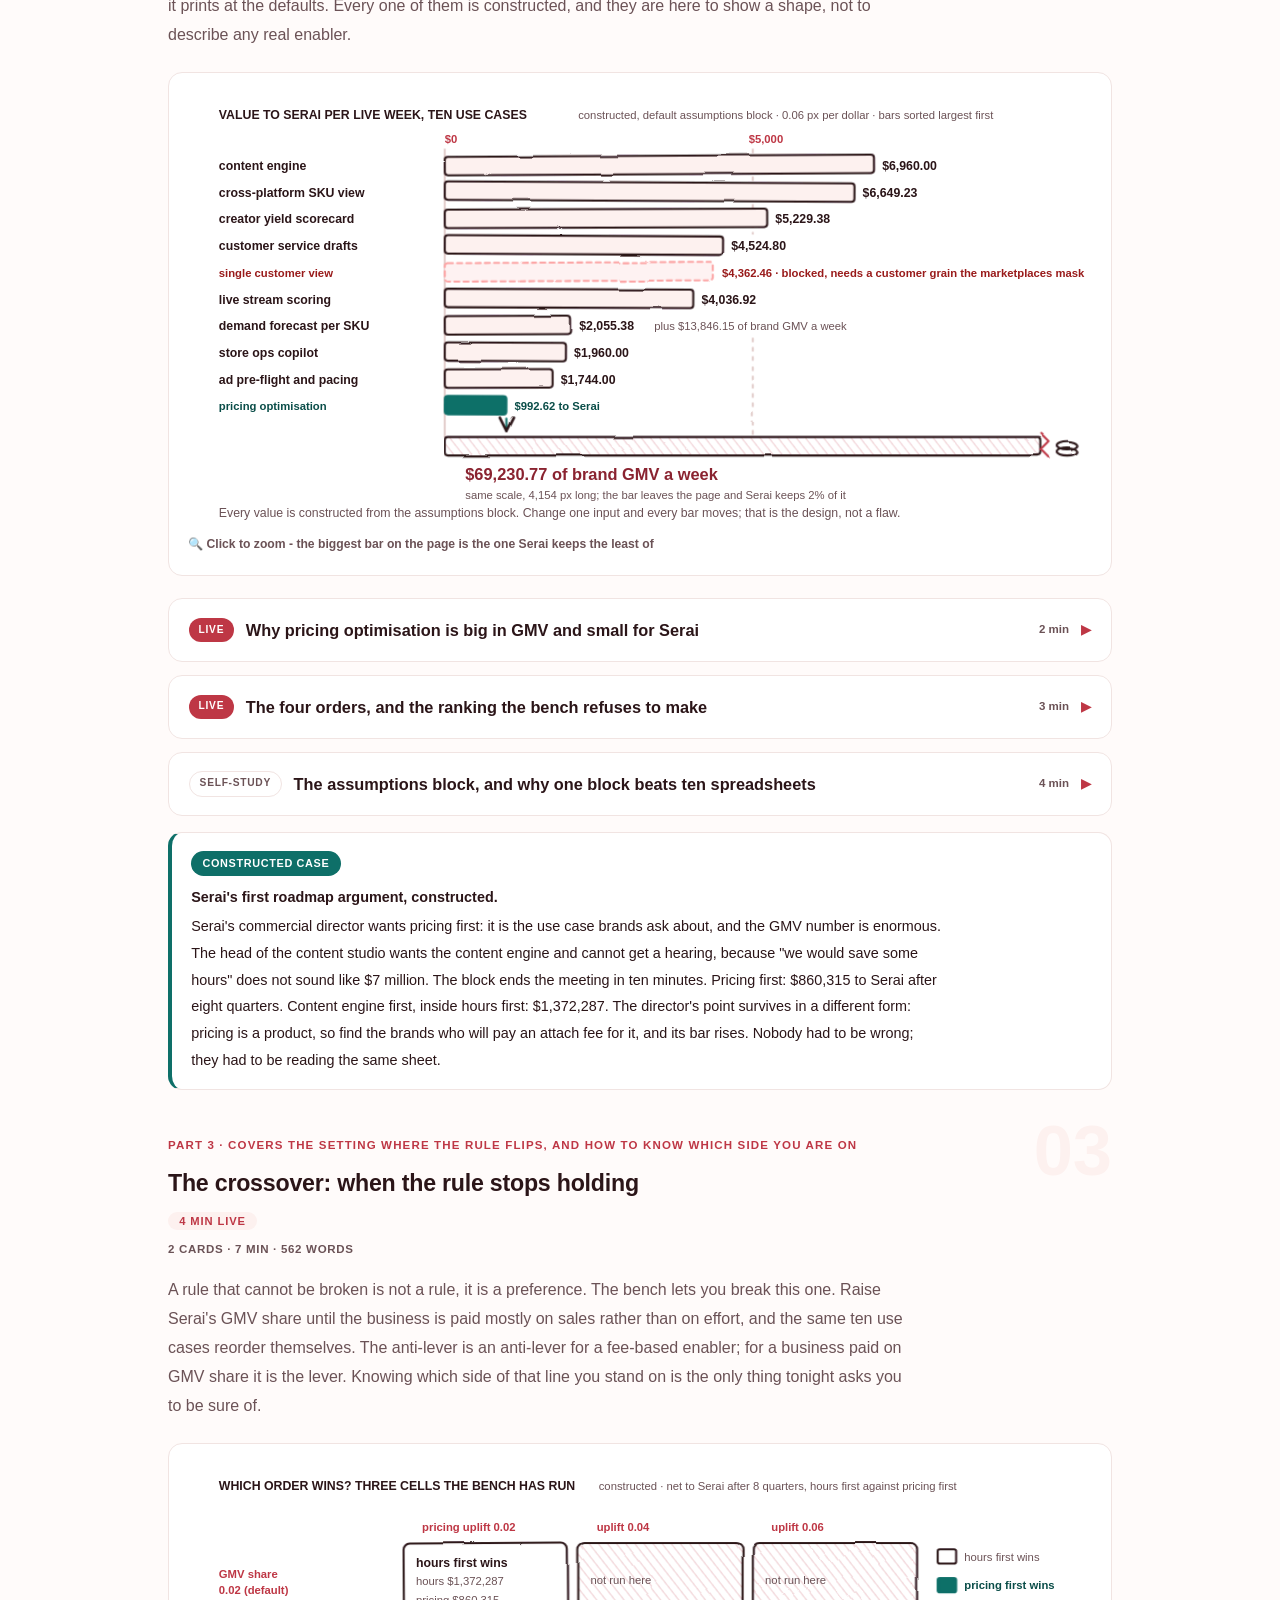
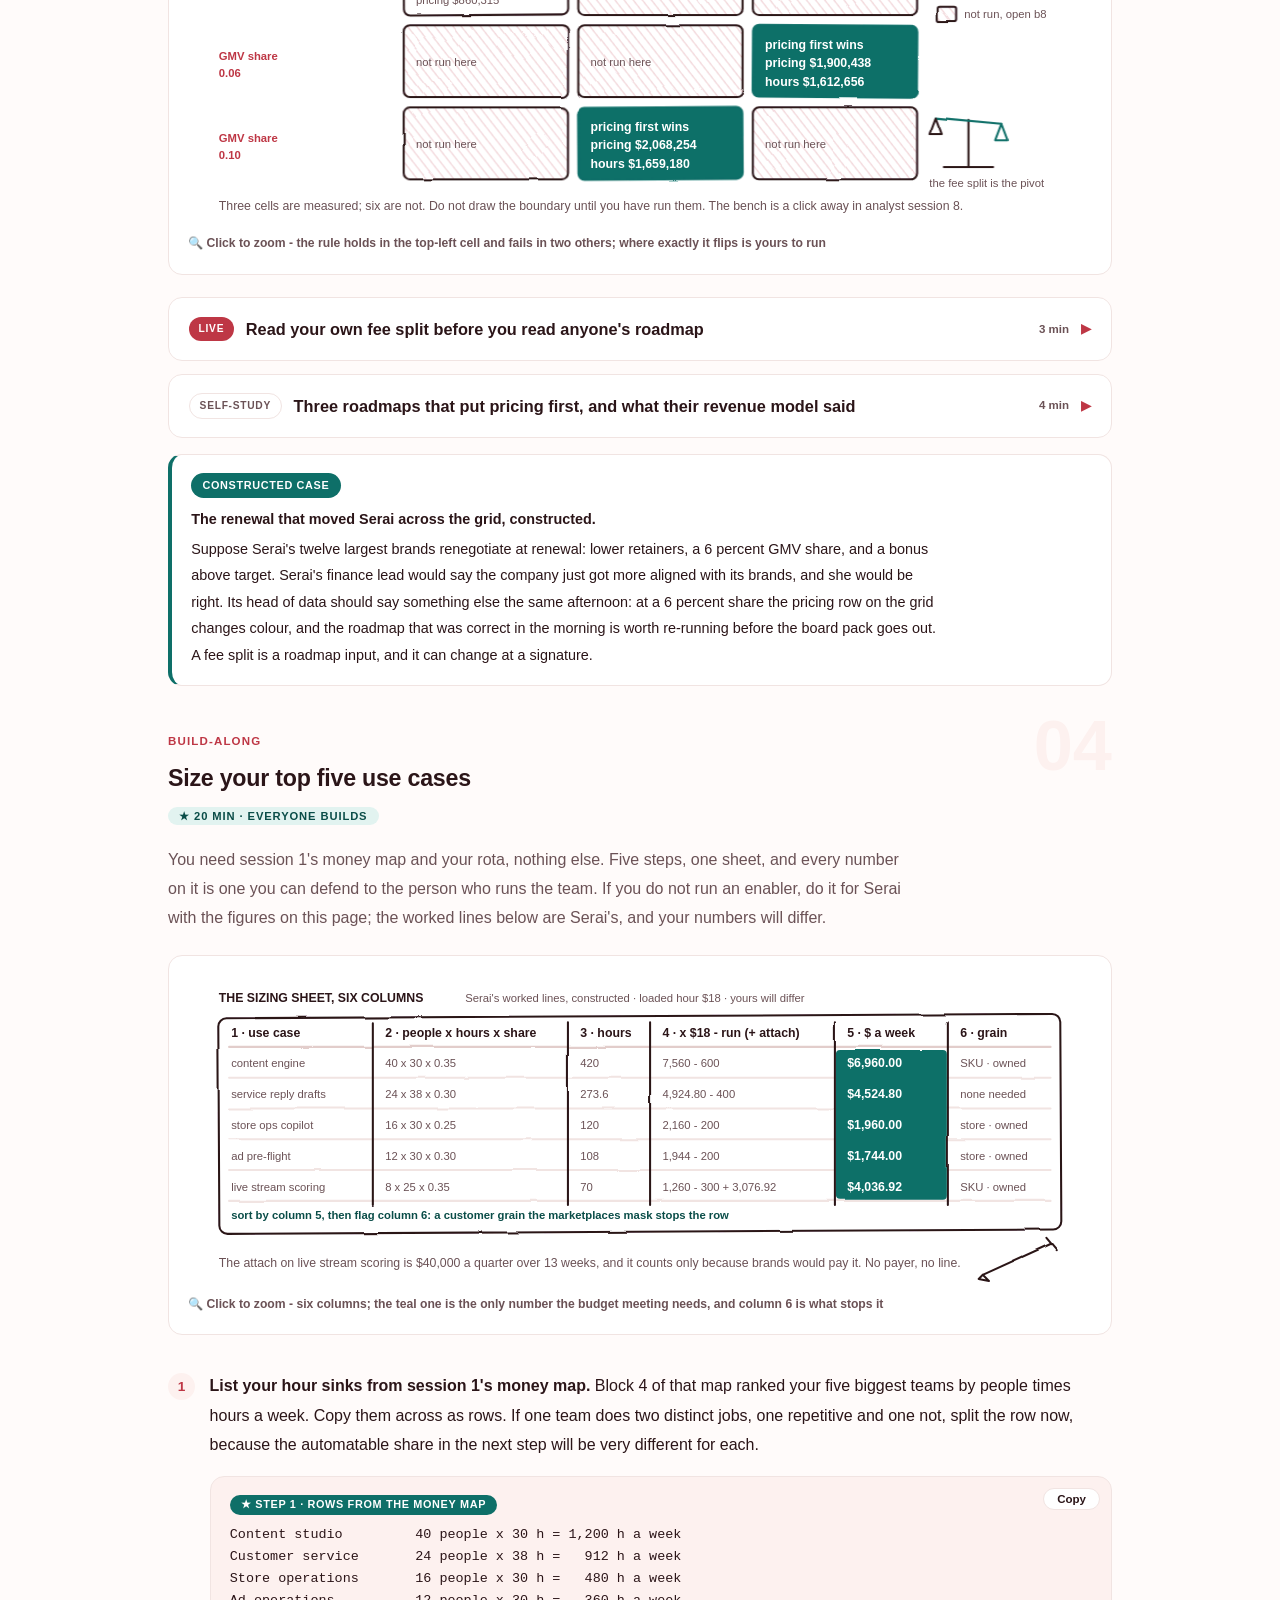
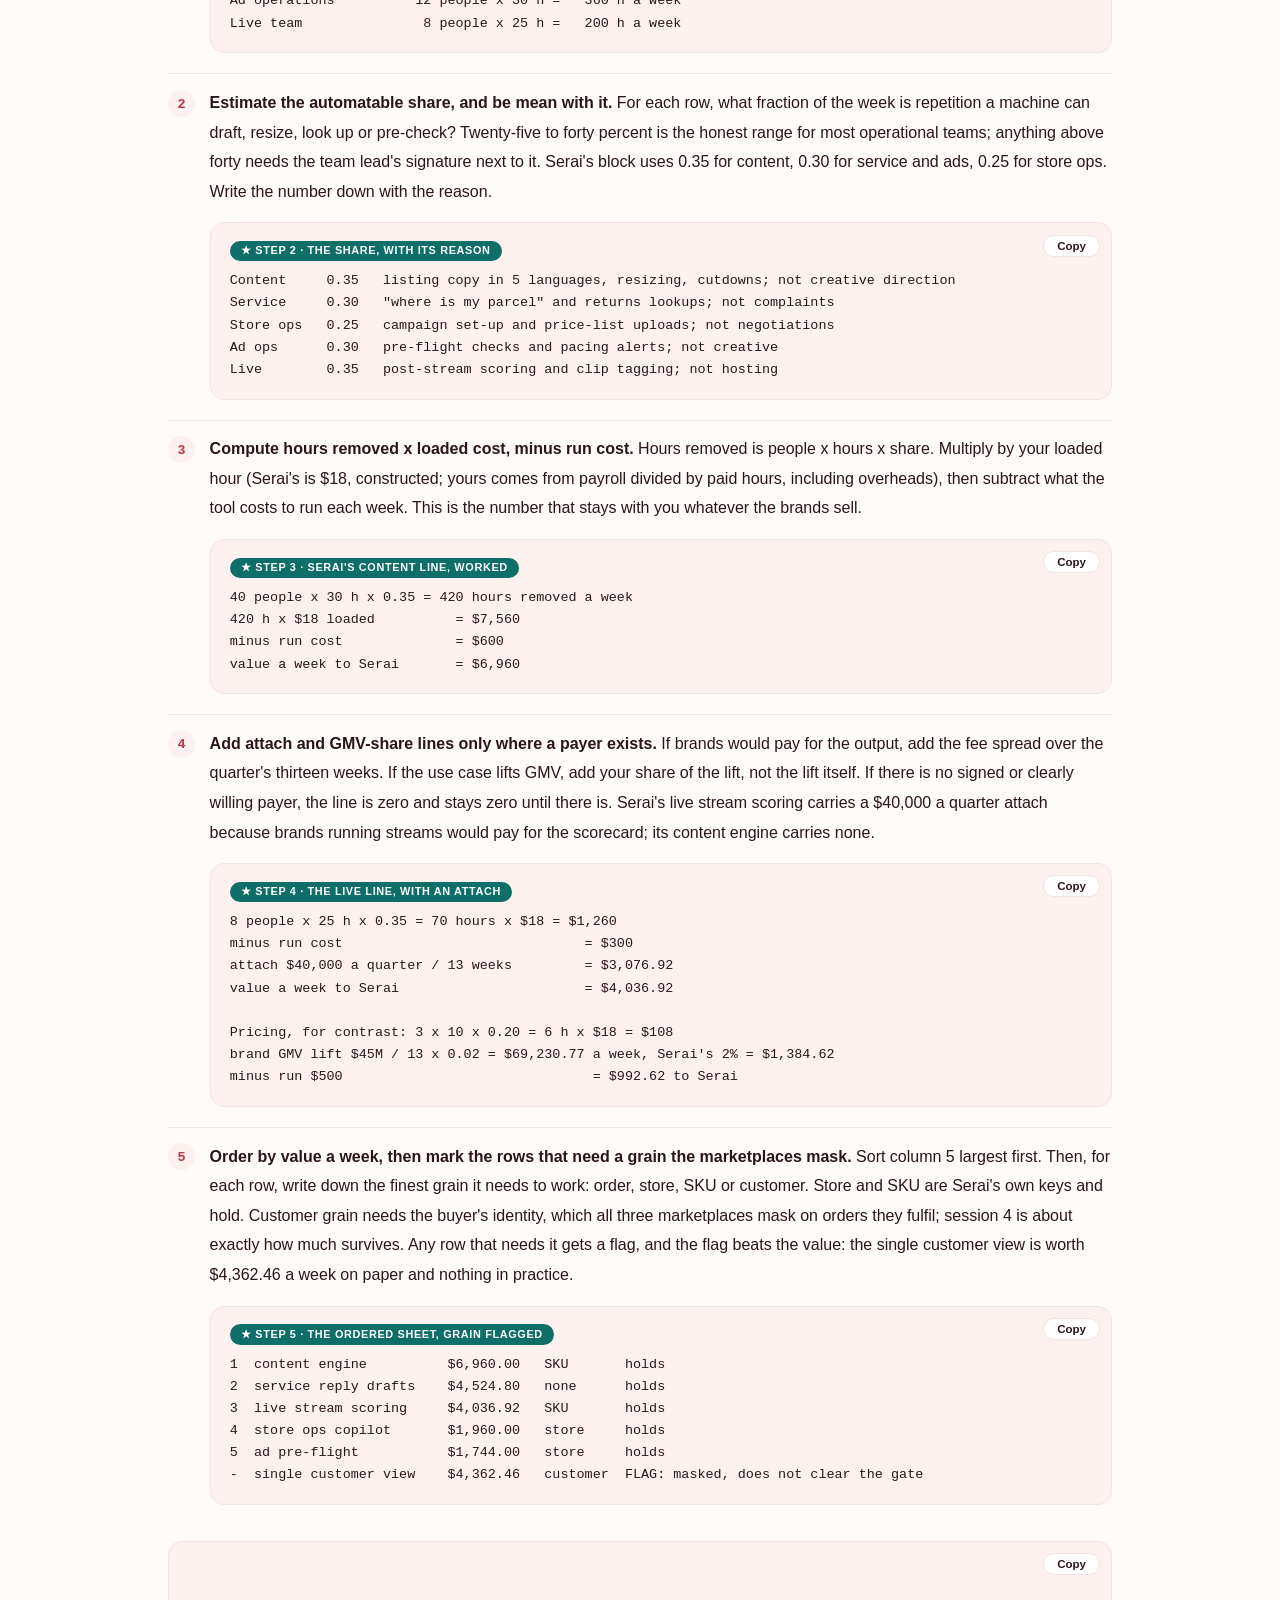
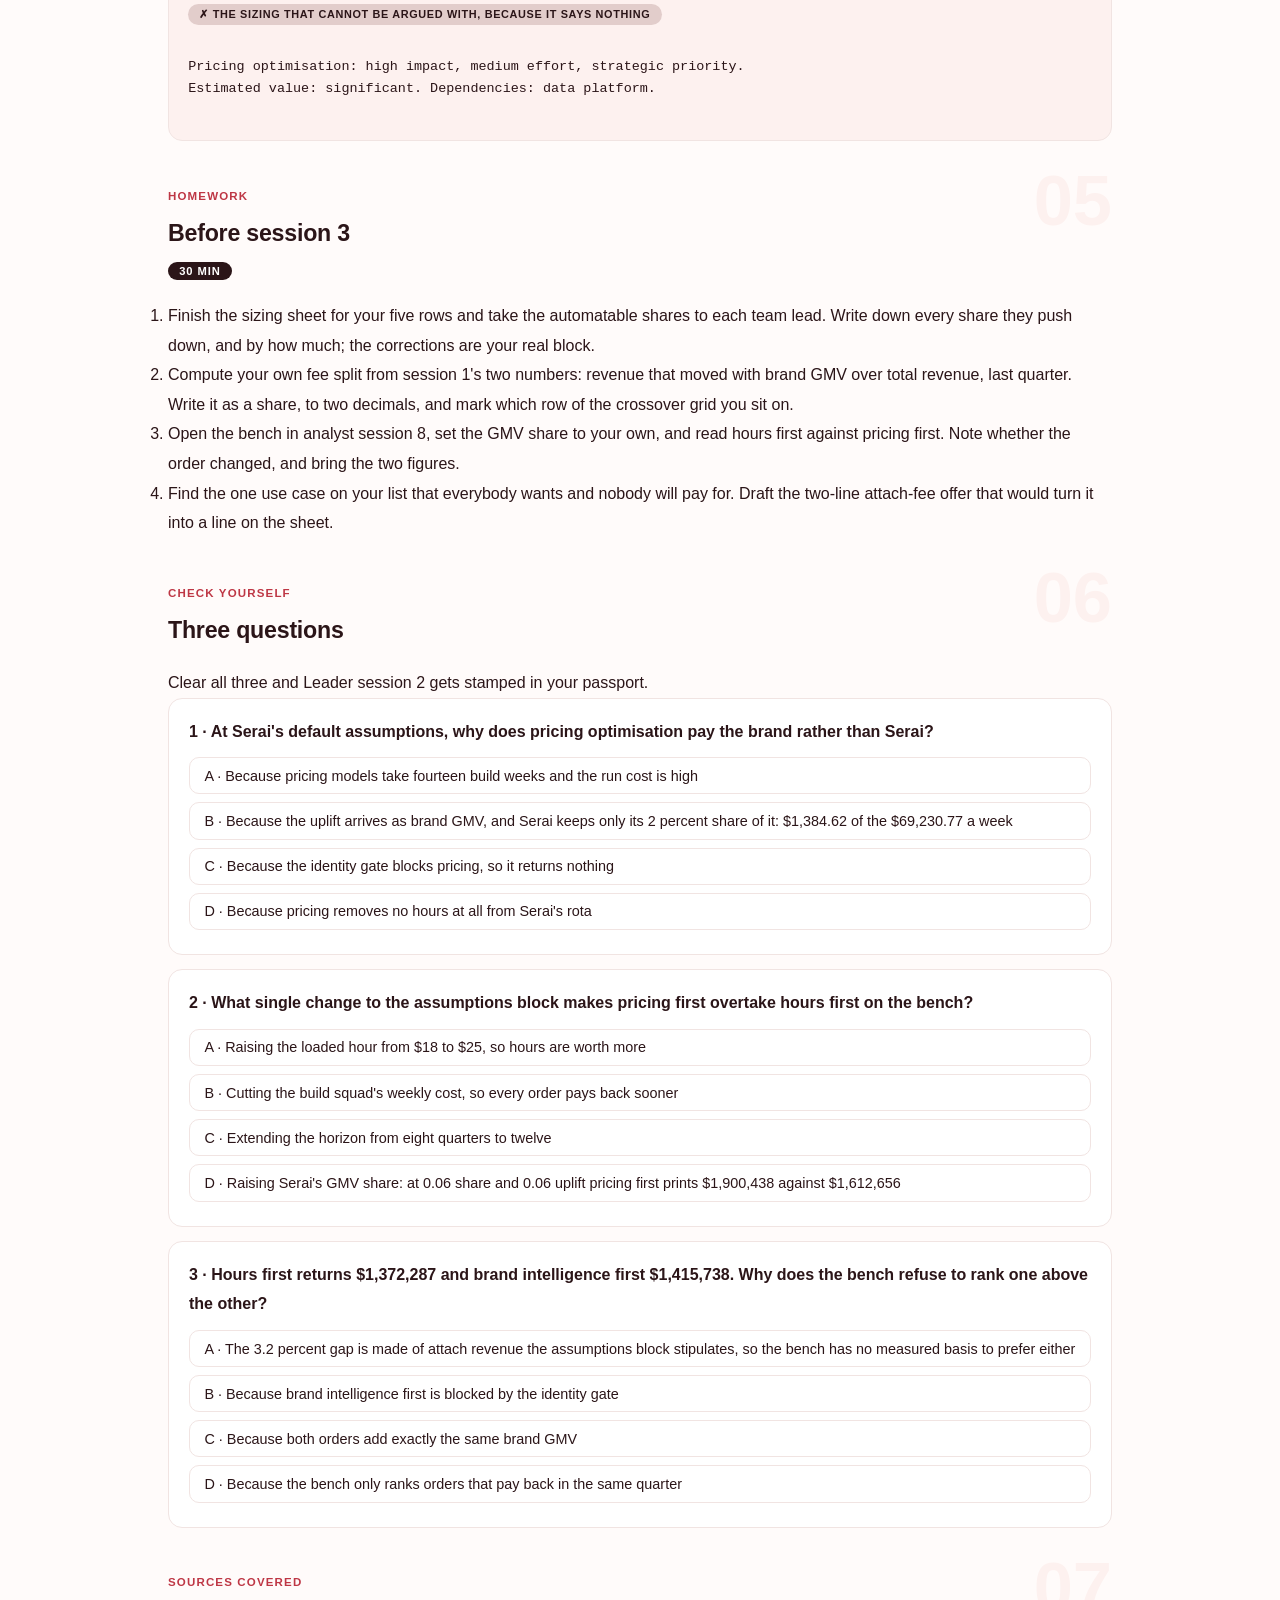
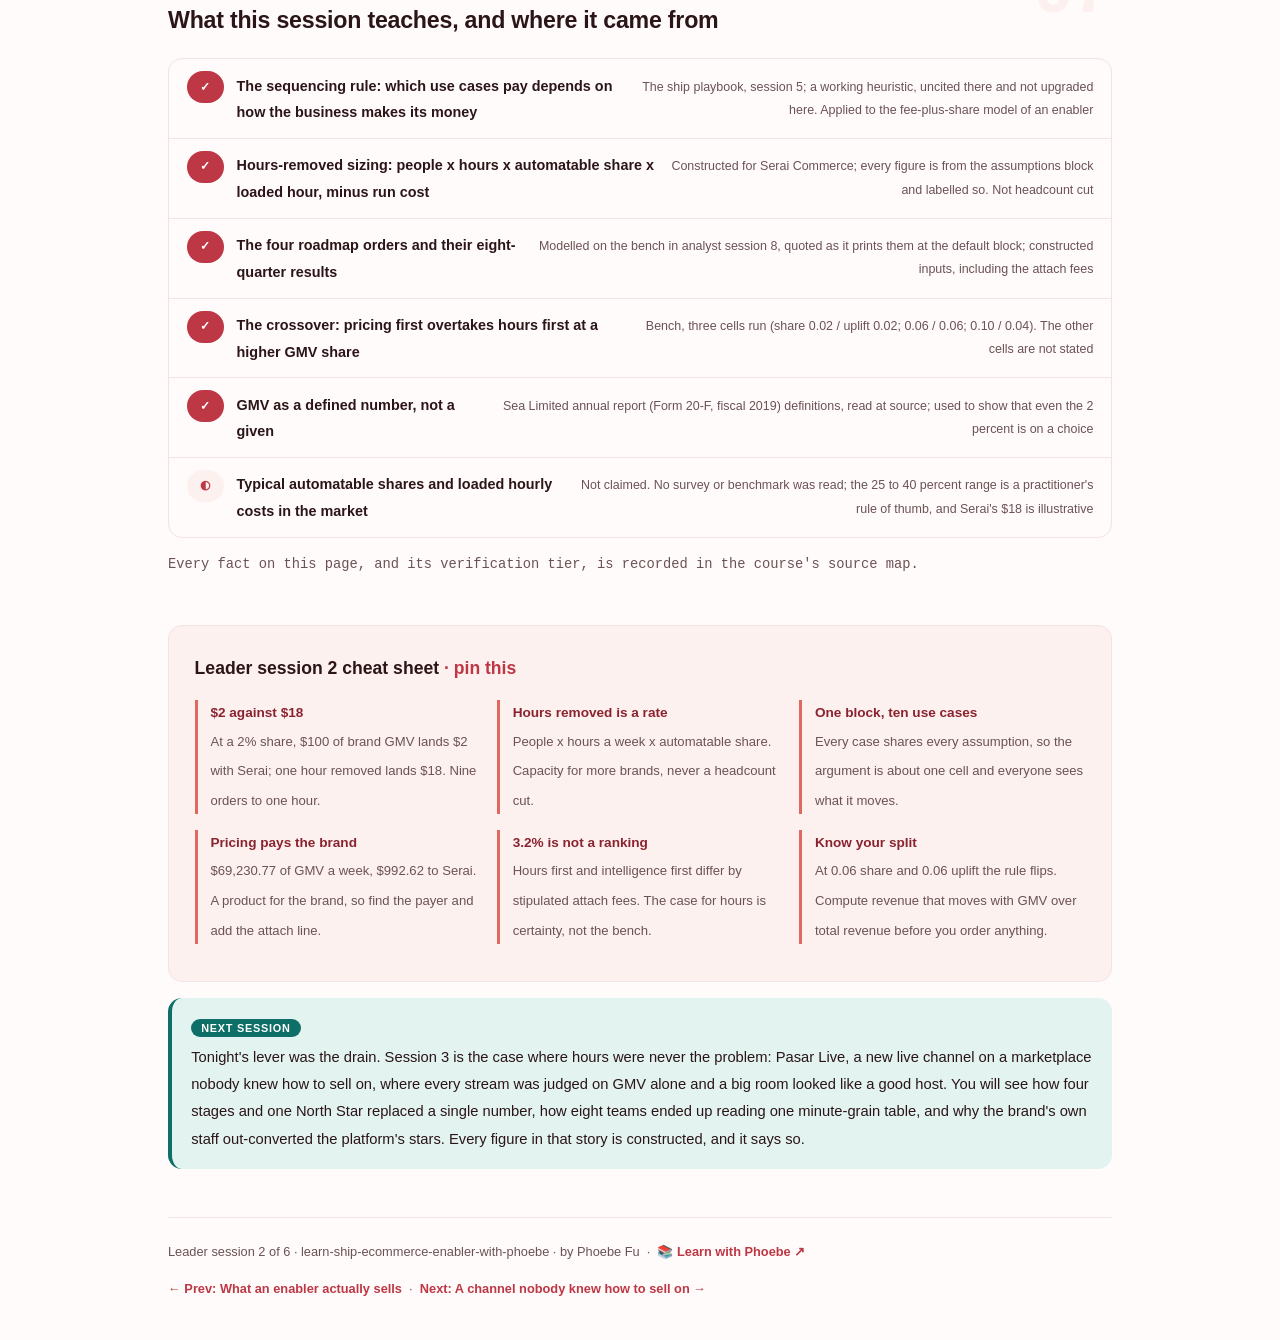
<file: courses/a2-hours-removed.html>
<!DOCTYPE html>
<html lang="en">
<head>
<meta charset="UTF-8">
<meta name="viewport" content="width=device-width, initial-scale=1.0">
<!-- social:start -->
<meta name="description" content="Leader session 2 of 6. On a service-fee model the margin is in hours removed: one hour removed lands $18 with Serai, one hundred dollars of brand GMV lands $2. Ten use cases sized from one assumptions block, four roadmap orders, and the crossover where the rule stops holding.">
<meta property="og:type" content="article">
<meta property="og:site_name" content="Learn with Phoebe">
<meta property="og:title" content="Margin comes from hours removed - learn ship ecommerce enabler with phoebe">
<meta property="og:description" content="Leader session 2 of 6. The use case every data roadmap reaches for first, pricing optimisation, mostly pays the brand. Here is the arithmetic, and the one input that flips it.">
<meta property="og:url" content="https://phoebefu6.github.io/learn-ship-ecommerce-enabler-with-phoebe/courses/a2-hours-removed.html">
<meta property="og:image" content="https://phoebefu6.github.io/learn-ship-ecommerce-enabler-with-phoebe/assets/og-cover.png">
<meta property="og:image:width" content="1200">
<meta property="og:image:height" content="630">
<meta name="twitter:card" content="summary_large_image">
<meta name="twitter:title" content="Margin comes from hours removed - learn ship ecommerce enabler with phoebe">
<meta name="twitter:description" content="Leader session 2 of 6. $18 an hour removed, $2 per $100 of brand GMV. Ten use cases, four orders, one crossover.">
<meta name="twitter:image" content="https://phoebefu6.github.io/learn-ship-ecommerce-enabler-with-phoebe/assets/og-cover.png">
<!-- social:end -->
<title>Leader session 2 · Margin comes from hours removed - learn ship ecommerce enabler with phoebe</title>
<link rel="stylesheet" href="../assets/style.css?v=22">
</head>
<body>

<div class="toolbar">
  <div class="wrap">
    <span class="crumb"><a href="../index.html">learn-ship-ecommerce-enabler-with-phoebe</a> / Leader session 2 of 6</span>
    <button class="btn" id="toggle-all" type="button">Expand all</button>
    <button class="btn primary" id="zoom-toggle" type="button">Projector zoom: off</button>
  </div>
</div>

<header class="masthead">
  <div class="wrap">
    <div class="eyebrow">Ship It: Social Commerce Enablers · Leader session 2 of 6</div>
    <h1>Margin comes from <span class="accent">hours removed</span></h1>
    <p class="sub">Session 1 ended with a bucket: fees flow in, hours drain out, and the drain is the one pipe Serai controls. Tonight that becomes a sequencing rule you can defend in a budget meeting. When one hundred dollars of extra brand GMV lands two dollars with Serai and one hour of repeatable work removed lands eighteen, the order of a data roadmap is not a matter of taste. You will size ten use cases from a single editable assumptions block, read the four roadmap orders the bench in analyst session 8 computes, and then find the exact setting where the rule flips, because a rule you cannot break is a slogan.</p>
    <div class="chip-row">
      <span class="chip level">🟡 Core</span>
      <span class="chip audience">Enabler, agency and marketplace leaders</span>
      <span class="chip audience">Anyone sequencing or funding a data roadmap</span>
      <span class="chip time">45 min</span>
    </div>
    <div class="agenda">
      <span class="a1" style="flex:1">0-3 · Welcome</span>
      <span class="a2" style="flex:5">3-19 · The rule, ten use cases, the crossover</span>
      <span class="a3" style="flex:4">19-39 · Build-along: size your top five</span>
      <span class="a4" style="flex:1">39-45 · Q&amp;A</span>
    </div>
  </div>
</header>

<main class="wrap">

  <section class="section" id="intro">
    <div class="section-kicker">
      <span class="klabel">Part 0</span>
      <h2>Where tonight sits in the leader track</h2>
    </div>
    <p class="lede">Session 1 drew the money map: three fee lines, three payers, a cost base made of 220 people's weeks. Tonight is the consequence. If the cost is hours, the margin is the hours you stop spending, and a data roadmap for an enabler should be ordered by how many hours each use case removes, not by how impressive it sounds. That is the rule. The rest of the session is about being honest with it: sizing it from numbers your finance lead would recognise, seeing what happens when the bench puts it up against three other orders, and learning the one input that turns the rule off. Session 3 leaves the spreadsheet for Pasar Live, where the hours were not the problem at all. The running example is still <strong>Serai Commerce</strong>, invented for these pages, and every dollar figure tonight is constructed and says so.</p>

    <div class="legend">
      <span class="pill">🎫 Clear all three quiz questions to stamp your passport</span>
      <span class="pill">Live = presented in the 45 minutes</span>
      <span class="pill">Self-study = the full depth, after class</span>
      <span class="pill">🔍 Every diagram zooms</span>
    </div>

    <div class="callout win">
      <p><strong>★ What you walk out with tonight.</strong> Your top five use cases sized in dollars a week to your own company, on one sheet, from one block of assumptions you can defend line by line. Plus the sentence that ends the argument about pricing optimisation: "at our fee split, a dollar of brand GMV is worth two cents to us and an hour removed is worth eighteen dollars; show me the hours." And the honesty clause that goes with it: the sentence stops being true above a GMV share you can name.</p>
    </div>
  </section>

  <section class="section" id="part-1">
    <div class="section-kicker">
      <span class="klabel">Part 1 · covers the sequencing rule and why a fee-based business obeys it</span>
      <h2>The sequencing rule, applied to a fee-based business</h2>
      <span class="tag concept">6 min live</span>
    </div>
    <p class="lede">Two routes lead from a data use case to Serai's margin. One goes through the brand's sales: the use case lifts GMV, and Serai keeps its share of the lift. The other goes through Serai's own rota: the use case takes over repeatable work, and the hours it removes are cost that never leaves the building. Put one hundred dollars down each route and watch how much arrives.</p>

    <figure class="zoomable">
      <svg viewBox="0 0 880 330" xmlns="http://www.w3.org/2000/svg" role="img" aria-label="Two hand-drawn lanes. Lane one: one hundred dollars of extra brand GMV travels along a bar; ninety-eight dollars stay with the brand, the marketplace and the creator, and a two dollar sliver reaches Serai as its GMV share. Lane two: one hour of repeatable work removed travels to a solid box worth eighteen dollars, Serai's loaded hourly cost, all of which stays with Serai. A note says nine hundred dollars of extra GMV equals one hour removed.">
        <defs>
          <filter id="a2aSk" x="-3%" y="-3%" width="106%" height="106%"><feTurbulence type="fractalNoise" baseFrequency="0.02" numOctaves="2" seed="53" result="n"/><feDisplacementMap in="SourceGraphic" in2="n" scale="2.4" xChannelSelector="R" yChannelSelector="G"/></filter>
          <pattern id="a2aHc" patternUnits="userSpaceOnUse" width="7" height="7" patternTransform="rotate(-38)"><line x1="0" y1="0" x2="0" y2="7" stroke="#BE3745" stroke-width="1" opacity=".5"/></pattern>
          <marker id="a2aAr" viewBox="0 0 10 10" refX="9" refY="5" markerWidth="8" markerHeight="8" orient="auto"><path d="M1 1 L9 5 L1 9" fill="none" stroke="#2B1518" stroke-width="1.6" stroke-linecap="round"/></marker>
        </defs>
        <style>
          .a2aH { font: 800 12px Inter, sans-serif; fill: #2B1518; }
          .a2aL { font: 600 12px Inter, sans-serif; fill: #2B1518; }
          .a2aS { font: 400 11px Inter, sans-serif; fill: #6B5256; }
          .a2aB { font: 800 11px Inter, sans-serif; fill: #0A4D48; }
          .a2aV { font: 800 18px Inter, sans-serif; fill: #8A2330; }
          .a2aW { font: 800 12px Inter, sans-serif; fill: #FFFFFF; }
          .a2aN { font: 400 12px Inter, sans-serif; fill: #6B5256; }
        </style>

        <text class="a2aH" x="30" y="26">TWO ROUTES TO SERAI'S MARGIN, SAME SCALE</text>
        <text class="a2aS" x="356" y="26">constructed for Serai · 2% GMV share, $18 loaded hour · 5.4 px per dollar</text>

        <g filter="url(#a2aSk)" fill="none" stroke="#2B1518" stroke-width="2" stroke-linecap="round" stroke-linejoin="round">
          <!-- lane 1: the GMV route -->
          <rect x="40" y="66" width="200" height="52" rx="8" transform="rotate(-0.8 140 92)" fill="#FDF1EF"/>
          <path d="M246 92 L292 92" marker-end="url(#a2aAr)"/>
          <rect x="300" y="66" width="529" height="52" rx="4" fill="url(#a2aHc)"/>
          <rect x="829" y="66" width="11" height="52" rx="2" fill="#BE3745" stroke="#BE3745"/>
          <path d="M834 62 L834 48" stroke="#BE3745"/>
          <!-- lane 2: the hour route -->
          <rect x="40" y="184" width="200" height="52" rx="8" transform="rotate(0.7 140 210)" fill="#FDF1EF"/>
          <path d="M246 210 L292 210" marker-end="url(#a2aAr)"/>
          <rect x="300" y="184" width="97" height="52" rx="4" fill="#0E6F68" stroke="#0E6F68"/>
          <!-- doodle: a clock face on the hour box -->
          <circle cx="216" cy="198" r="10"/>
          <path d="M216 198 L216 191 M216 198 L221 201"/>
          <!-- lane divider -->
          <path d="M40 154 L840 154" stroke="#E2CDCB" stroke-dasharray="4 6"/>
        </g>

        <text class="a2aL" x="54" y="88">ROUTE 1 · GMV</text>
        <text class="a2aS" x="54" y="106">$100 more brand GMV</text>
        <text class="a2aL" x="480" y="98">$98 stays with the brand, the marketplace and the creator</text>
        <text class="a2aB" x="768" y="44">$2 to Serai</text>
        <text class="a2aS" x="300" y="138">two cents in every dollar of brand growth, on a GMV someone else defines (session 1)</text>

        <text class="a2aL" x="54" y="206">ROUTE 2 · HOURS</text>
        <text class="a2aS" x="54" y="224">one repeatable hour removed</text>
        <text class="a2aW" x="322" y="215">$18</text>
        <text class="a2aV" x="412" y="212">all of it lands with Serai</text>
        <text class="a2aS" x="412" y="232">the loaded cost of an hour that is no longer spent; nobody else has a claim on it</text>

        <text class="a2aN" x="30" y="284">Nine of the $100 orders in route 1 pay Serai what one hour in route 2 does. That ratio, 9 to 1, is set by the fee split and nothing else.</text>
        <text class="a2aS" x="30" y="304">Illustrative, constructed. The 2% share and the $18 loaded hour are Serai's assumptions block; put your own in and the lanes change length.</text>
      </svg>
      <figcaption>🔍 Click to zoom - the GMV route is mostly other people's money; the hour route is all Serai's</figcaption>
    </figure>

    <details class="card" open>
      <summary><span class="mode live">Live</span>Why a service-fee business finds its margin in the drain<span class="mini">3 min</span><span class="caret">▶</span></summary>
      <div class="body">
        <p>Go back to Serai's two big fee lines from session 1. Retainers: 48 brands at $6,000 a month, <strong>$864,000 a quarter</strong>. GMV share: 2 percent of $45 million, <strong>$900,000 a quarter</strong>. Nearly half of Serai's money does not move when a brand sells more, and the half that does moves by <strong>$2 on every extra $100</strong>. Meanwhile the whole cost base is people: the content studio, the service desk, the store operators, the ad buyers. Every hour on the rota costs Serai about <strong>$18 loaded</strong> (constructed), and every hour that a machine takes over is $18 that stays in the bucket.</p>
        <p>Now put a data use case on each route. A pricing model that lifts a brand's GMV by two percent is a fine thing for the brand. On Serai's fee split, two percent of $100 is $2 of GMV, and Serai's share of that is four cents. A content engine that drafts listing copy in five languages does nothing for anyone's GMV directly, but if it removes 420 of the studio's 1,200 hours a week, that is <strong>$7,560 a week</strong> that stops leaving. The routes are not close, and the reason is structural: Serai is paid mostly for effort, so the lever that pays Serai is effort.</p>
        <p>This is why an enabler's data roadmap should not start where most data roadmaps start. Forecasting, pricing and the single customer view are the first three slides in almost every vendor deck, because they were built for businesses that own the goods or the buyer. An enabler owns neither. Its first slide should be the rota.</p>
      </div>
    </details>

    <details class="card">
      <summary><span class="mode live">Live</span>The playbook's rule, and its status<span class="mini">2 min</span><span class="caret">▶</span></summary>
      <div class="body">
        <p>The general form of tonight's argument is one line in the ship playbook: <strong>which use cases pay depends on how the business makes its money</strong>. Session 5 of that course, <a href="https://phoebefu6.github.io/learn-ship-playbook-with-phoebe/courses/05-the-revenue-model-decides.html">The revenue model decides</a>, walks it across several revenue models; tonight applies it to exactly one, the fee-plus-share model of an enabler. Read that session for the frame, then come back here for the arithmetic.</p>
        <p>Be straight about what kind of statement the rule is. It is a <strong>working heuristic</strong>: a rule practitioners find useful and can explain, not a finding from a study, and it is uncited in the playbook for that reason. Nothing tonight upgrades it. What the bench in Part 2 adds is a model in which the rule can be watched working and, more usefully, watched failing. A heuristic you can break on purpose is worth more than a law you have to take on trust.</p>
      </div>
    </details>

    <details class="card">
      <summary><span class="mode self">Self-study</span>What "hours removed" means, and what it does not<span class="mini">4 min</span><span class="caret">▶</span></summary>
      <div class="body">
        <p><strong>Hours removed</strong> is a rate, in hours a week: the people on a task, times the hours a week each spends on it, times the share of that work a machine can take over. For Serai's content studio, 40 people x 30 hours x 0.35 automatable = <strong>420 hours a week</strong>. Multiply by the loaded hour and subtract what the tool costs to run and you have the value of the use case in dollars a week. Every figure in that chain is an assumption you can argue about, which is the point of writing it down.</p>
        <p>What it does not mean is <strong>headcount cut</strong>. An enabler that removes 420 hours from the studio and dismisses 14 people has turned a scaling advantage into a one-off saving and a morale problem. The margin case is that the same 40 people now carry more brands: the next twelve brands need almost no new content hours, so retainers grow and the drain does not. Hours removed is <strong>capacity for more brands at the same cost</strong>, and it compounds; a redundancy does not.</p>
        <p>The honest caveat: the automatable share is where every sizing lies to its author. Thirty-five percent of a content studio's week is a defensible number for repetitive listing copy, resizing and cutdowns; it is not a defensible number for creative direction or brand negotiation. In the build-along you will estimate that share for your own teams, and the instruction is to be mean with it.</p>
      </div>
    </details>

    <div class="callout example">
      <span class="ex-pill">Real world</span>
      <p><strong>Even the two dollars is on a number somebody defined.</strong> Sea Limited's annual report defines Shopee's GMV as the value of orders on the marketplace, says the calculation "includes shipping and other charges", and counts an order "regardless of whether the transaction is settled or if the item is returned". An enabler paid 2 percent of a GMV like that is paid on shipping fees and on returned goods until someone writes down otherwise. The hour route has no such ambiguity: an hour not spent is an hour not spent. That certainty is part of the case for it, and session 6 is where the GMV definition gets written down once.</p>
    </div>
  </section>

  <section class="section" id="part-2">
    <div class="section-kicker">
      <span class="klabel">Part 2 · covers sizing ten use cases from one assumptions block and the four roadmap orders</span>
      <h2>Ten use cases, sized from one block</h2>
      <span class="tag concept">6 min live</span>
    </div>
    <p class="lede">Ten use cases sit on Serai's constructed roadmap. Each is sized the same way, from one block of assumptions: people, hours, automatable share, build weeks, run cost, and where a payer exists, an attach fee or a GMV uplift. The bench in analyst session 8 runs the block; the numbers below are what it prints at the defaults. Every one of them is constructed, and they are here to show a shape, not to describe any real enabler.</p>

    <figure class="zoomable">
      <svg viewBox="0 0 880 420" xmlns="http://www.w3.org/2000/svg" role="img" aria-label="Ten hand-drawn horizontal bars, one per use case, sorted by value to Serai per live week: content engine 6,960 dollars, cross-platform SKU view 6,649.23, creator yield scorecard 5,229.38, customer service reply drafts 4,524.80, single customer view 4,362.46 but blocked, live stream scoring 4,036.92, demand forecast 2,055.38, store ops copilot 1,960, ad pre-flight 1,744, pricing optimisation 992.62. Under the pricing bar a hatched bar for the 69,230.77 dollars of brand GMV it adds each week runs off the right edge of the page at the same scale.">
        <defs>
          <filter id="a2bSk" x="-3%" y="-3%" width="106%" height="106%"><feTurbulence type="fractalNoise" baseFrequency="0.02" numOctaves="2" seed="67" result="n"/><feDisplacementMap in="SourceGraphic" in2="n" scale="2.4" xChannelSelector="R" yChannelSelector="G"/></filter>
          <pattern id="a2bHc" patternUnits="userSpaceOnUse" width="7" height="7" patternTransform="rotate(-38)"><line x1="0" y1="0" x2="0" y2="7" stroke="#BE3745" stroke-width="1" opacity=".5"/></pattern>
          <marker id="a2bAr" viewBox="0 0 10 10" refX="9" refY="5" markerWidth="8" markerHeight="8" orient="auto"><path d="M1 1 L9 5 L1 9" fill="none" stroke="#2B1518" stroke-width="1.6" stroke-linecap="round"/></marker>
        </defs>
        <style>
          .a2bH { font: 800 12px Inter, sans-serif; fill: #2B1518; }
          .a2bL { font: 600 12px Inter, sans-serif; fill: #2B1518; }
          .a2bS { font: 400 11px Inter, sans-serif; fill: #6B5256; }
          .a2bB { font: 800 11px Inter, sans-serif; fill: #0A4D48; }
          .a2bV { font: 800 16px Inter, sans-serif; fill: #8A2330; }
          .a2bW { font: 800 12px Inter, sans-serif; fill: #FFFFFF; }
          .a2bA { font: 700 11px Inter, sans-serif; fill: #BE3745; }
          .a2bN { font: 400 12px Inter, sans-serif; fill: #6B5256; }
          .a2bR { font: 800 11px Inter, sans-serif; fill: #991B1B; }
        </style>

        <text class="a2bH" x="30" y="26">VALUE TO SERAI PER LIVE WEEK, TEN USE CASES</text>
        <text class="a2bS" x="380" y="26">constructed, default assumptions block · 0.06 px per dollar · bars sorted largest first</text>
        <text class="a2bA" x="250" y="50">$0</text>
        <text class="a2bA" x="546" y="50">$5,000</text>

        <g filter="url(#a2bSk)" fill="none" stroke="#2B1518" stroke-width="2" stroke-linecap="round" stroke-linejoin="round">
          <path d="M250 56 L250 336" stroke="#E2CDCB"/>
          <path d="M550 56 L550 138 M550 240 L550 336" stroke="#E2CDCB" stroke-dasharray="3 6"/>
          <rect x="250" y="62" width="418" height="18" rx="3" transform="rotate(-0.3 459 71)" fill="#FDF1EF"/>
          <rect x="250" y="88" width="399" height="18" rx="3" transform="rotate(0.3 449 97)" fill="#FDF1EF"/>
          <rect x="250" y="114" width="314" height="18" rx="3" transform="rotate(-0.2 407 123)" fill="#FDF1EF"/>
          <rect x="250" y="140" width="271" height="18" rx="3" transform="rotate(0.3 385 149)" fill="#FDF1EF"/>
          <rect x="250" y="166" width="262" height="18" rx="3" transform="rotate(-0.3 381 175)" fill="#FEF2F2" stroke="#FCA5A5" stroke-dasharray="5 4"/>
          <rect x="250" y="192" width="242" height="18" rx="3" transform="rotate(0.2 371 201)" fill="#FDF1EF"/>
          <rect x="250" y="218" width="123" height="18" rx="3" transform="rotate(-0.3 311 227)" fill="#FDF1EF"/>
          <rect x="250" y="244" width="118" height="18" rx="3" transform="rotate(0.3 309 253)" fill="#FDF1EF"/>
          <rect x="250" y="270" width="105" height="18" rx="3" transform="rotate(-0.2 302 279)" fill="#FDF1EF"/>
          <rect x="250" y="296" width="60" height="18" rx="3" transform="rotate(0.3 280 305)" fill="#0E6F68" stroke="#0E6F68"/>
          <!-- pricing's brand GMV bar, same scale, runs off the page -->
          <rect x="250" y="336" width="580" height="18" rx="3" fill="url(#a2bHc)"/>
          <path d="M830 332 L838 340 L830 348 L838 356" stroke="#BE3745"/>
          <path d="M310 318 L310 330" marker-end="url(#a2bAr)" stroke="#0E6F68"/>
          <!-- doodle anchor: a pile of coins at the far right of the GMV bar -->
          <ellipse cx="856" cy="350" rx="10" ry="4"/>
          <ellipse cx="856" cy="344" rx="10" ry="4"/>
        </g>

        <text class="a2bL" x="30" y="76">content engine</text>
        <text class="a2bL" x="30" y="102">cross-platform SKU view</text>
        <text class="a2bL" x="30" y="128">creator yield scorecard</text>
        <text class="a2bL" x="30" y="154">customer service drafts</text>
        <text class="a2bR" x="30" y="180">single customer view</text>
        <text class="a2bL" x="30" y="206">live stream scoring</text>
        <text class="a2bL" x="30" y="232">demand forecast per SKU</text>
        <text class="a2bL" x="30" y="258">store ops copilot</text>
        <text class="a2bL" x="30" y="284">ad pre-flight and pacing</text>
        <text class="a2bB" x="30" y="310">pricing optimisation</text>

        <text class="a2bL" x="676" y="76">$6,960.00</text>
        <text class="a2bL" x="657" y="102">$6,649.23</text>
        <text class="a2bL" x="572" y="128">$5,229.38</text>
        <text class="a2bL" x="529" y="154">$4,524.80</text>
        <text class="a2bR" x="520" y="180">$4,362.46 · blocked, needs a customer grain the marketplaces mask</text>
        <text class="a2bL" x="500" y="206">$4,036.92</text>
        <text class="a2bL" x="381" y="232">$2,055.38</text>
        <text class="a2bS" x="454" y="232">plus $13,846.15 of brand GMV a week</text>
        <text class="a2bL" x="376" y="258">$1,960.00</text>
        <text class="a2bL" x="363" y="284">$1,744.00</text>
        <text class="a2bB" x="318" y="310">$992.62 to Serai</text>
        <text class="a2bV" x="270" y="378">$69,230.77 of brand GMV a week</text>
        <text class="a2bS" x="270" y="396">same scale, 4,154 px long; the bar leaves the page and Serai keeps 2% of it</text>

        <text class="a2bN" x="30" y="414">Every value is constructed from the assumptions block. Change one input and every bar moves; that is the design, not a flaw.</text>
      </svg>
      <figcaption>🔍 Click to zoom - the biggest bar on the page is the one Serai keeps the least of</figcaption>
    </figure>

    <details class="card">
      <summary><span class="mode live">Live</span>Why pricing optimisation is big in GMV and small for Serai<span class="mini">2 min</span><span class="caret">▶</span></summary>
      <div class="body">
        <p>Pricing optimisation is the use case with the largest number on the page and the smallest bar. At the defaults it lifts brand GMV by 2 percent, which on $45 million a quarter is <strong>$69,230.77 a week</strong> of extra sales for the brands. Serai's 2 percent share of that is $1,384.62. Add the six hours a week it removes from three pricing analysts ($108 at $18 an hour), subtract $500 a week to run the model, and Serai nets <strong>$992.62 a week</strong>. Ninety-eight cents in every dollar of the uplift is the brand's.</p>
        <p>None of that makes pricing a bad product. It makes it a product for the brand, and a brand should pay for it. The moment there is a payer, an attach fee for pricing moves its bar up like any other line in the block. Without one, an enabler that builds pricing first with its own money has spent fourteen build weeks lifting somebody else's GMV. That is the whole of the anti-lever, and it is why the four roadmap orders below end the way they do.</p>
      </div>
    </details>

    <details class="card">
      <summary><span class="mode live">Live</span>The four orders, and the ranking the bench refuses to make<span class="mini">3 min</span><span class="caret">▶</span></summary>
      <div class="body">
        <p>The bench runs the same ten use cases in four orders, one build squad at $9,000 a week, eight quarters, and prints the net to Serai. The single customer view is blocked in every order, because the identity gate in session 4 does not clear a customer grain; the bench builds it and it returns nothing.</p>
        <table class="clean">
          <thead><tr><th>Order</th><th>Net to Serai, 8 quarters</th><th>Payback</th><th>Brand GMV added</th></tr></thead>
          <tbody>
            <tr><td><strong>Hours removed first</strong></td><td>$1,372,287</td><td>quarter 4</td><td>$1,855,385</td></tr>
            <tr><td><strong>Brand intelligence first</strong></td><td>$1,415,738</td><td>quarter 3</td><td>$2,298,462</td></tr>
            <tr><td><strong>Single customer view first</strong></td><td>$613,747</td><td>quarter 6</td><td>$5,178,462</td></tr>
            <tr><td><strong>Pricing optimisation first</strong> (the anti-lever)</td><td>$860,315</td><td>quarter 6</td><td>$7,310,769</td></tr>
          </tbody>
        </table>
        <p>Read the two ends first. Pricing first adds the most GMV of any order, <strong>$7,310,769</strong>, and returns <strong>$511,972 less</strong> to Serai than hours first, paying back two quarters later. It pays the brand. Single customer view first spends sixteen build weeks on a use case the gate blocks and ends lowest of the four.</p>
        <p>Now read the two at the top, carefully. Hours first and brand intelligence first land within <strong>3.2 percent</strong> of each other, $43,451 apart. That gap is made entirely of attach revenue the assumptions block stipulates: how much a brand would pay for a SKU view or a creator scorecard is a number somebody typed, not a number anybody measured. So <strong>the bench does not rank hours first above brand intelligence first</strong>, and neither should you on its evidence. The argument for starting with hours is a different kind of argument: certainty. Removing hours needs nobody's permission and no buyer. Selling intelligence needs both, and session 5 is about earning them.</p>
      </div>
    </details>

    <details class="card">
      <summary><span class="mode self">Self-study</span>The assumptions block, and why one block beats ten spreadsheets<span class="mini">4 min</span><span class="caret">▶</span></summary>
      <div class="body">
        <p>The assumptions block is the small set of inputs every number on this page is computed from. Company-wide: the loaded hour ($18), GMV a quarter ($45,000,000), Serai's GMV share (2 percent), the build squad's weekly cost ($9,000), thirteen-week quarters, an eight-quarter horizon, and the identity gate's threshold (0.90). Per use case: people, hours a week, automatable share, build weeks, run cost a week, attach fee a quarter where a payer exists, and GMV uplift where the use case lifts sales. Ten rows, one block, and the value of every use case falls out of the same formula:</p>
        <p><strong>hours removed x loaded hour + attach a week + GMV a week x uplift x Serai's share - run cost</strong></p>
        <p>The usual alternative is ten business cases in ten spreadsheets, each built by the team that wants the use case, each with its own loaded hour, its own quarter length and its own idea of how much brands will pay. They cannot be compared, which is convenient for whoever is loudest. One block makes every case share every assumption, so when the studio lead says the automatable share of content is 50 percent and not 35, the argument is about one cell and everybody can see what it does to every bar. The block is a governance device dressed as a calculator.</p>
        <p>Two rules for keeping it honest. First, a stipulated number stays labelled as one: the attach fees in Serai's block are guesses until a brand signs, and the bench's refusal to rank on them is the model for how to treat every such cell. Second, the block is edited in the open, with a date and a reason, so that when a bar moves everybody knows why. The analyst track turns that second rule into code in session 7.</p>
      </div>
    </details>

    <div class="callout example">
      <span class="ex-pill">Constructed case</span>
      <p><strong>Serai's first roadmap argument, constructed.</strong> Serai's commercial director wants pricing first: it is the use case brands ask about, and the GMV number is enormous. The head of the content studio wants the content engine and cannot get a hearing, because "we would save some hours" does not sound like $7 million. The block ends the meeting in ten minutes. Pricing first: $860,315 to Serai after eight quarters. Content engine first, inside hours first: $1,372,287. The director's point survives in a different form: pricing is a product, so find the brands who will pay an attach fee for it, and its bar rises. Nobody had to be wrong; they had to be reading the same sheet.</p>
    </div>
  </section>

  <section class="section" id="part-3">
    <div class="section-kicker">
      <span class="klabel">Part 3 · covers the setting where the rule flips, and how to know which side you are on</span>
      <h2>The crossover: when the rule stops holding</h2>
      <span class="tag concept">4 min live</span>
    </div>
    <p class="lede">A rule that cannot be broken is not a rule, it is a preference. The bench lets you break this one. Raise Serai's GMV share until the business is paid mostly on sales rather than on effort, and the same ten use cases reorder themselves. The anti-lever is an anti-lever for a fee-based enabler; for a business paid on GMV share it is the lever. Knowing which side of that line you stand on is the only thing tonight asks you to be sure of.</p>

    <figure class="zoomable">
      <svg viewBox="0 0 880 350" xmlns="http://www.w3.org/2000/svg" role="img" aria-label="A hand-drawn three by three grid. Rows are Serai's GMV share, 0.02, 0.06 and 0.10; columns are the pricing uplift, 0.02, 0.04 and 0.06. Three cells were run on the bench: at share 0.02 and uplift 0.02 hours first wins, 1,372,287 dollars against 860,315. At share 0.06 and uplift 0.06 pricing first wins, 1,900,438 against 1,612,656. At share 0.10 and uplift 0.04 pricing first wins, 2,068,254 against 1,659,180. The other six cells are hatched and marked not run here. A note warns not to draw the boundary line until the missing cells have been run.">
        <defs>
          <filter id="a2cSk" x="-3%" y="-3%" width="106%" height="106%"><feTurbulence type="fractalNoise" baseFrequency="0.02" numOctaves="2" seed="79" result="n"/><feDisplacementMap in="SourceGraphic" in2="n" scale="2.4" xChannelSelector="R" yChannelSelector="G"/></filter>
          <pattern id="a2cHc" patternUnits="userSpaceOnUse" width="7" height="7" patternTransform="rotate(-38)"><line x1="0" y1="0" x2="0" y2="7" stroke="#BE3745" stroke-width="1" opacity=".5"/></pattern>
          <marker id="a2cAr" viewBox="0 0 10 10" refX="9" refY="5" markerWidth="8" markerHeight="8" orient="auto"><path d="M1 1 L9 5 L1 9" fill="none" stroke="#2B1518" stroke-width="1.6" stroke-linecap="round"/></marker>
        </defs>
        <style>
          .a2cH { font: 800 12px Inter, sans-serif; fill: #2B1518; }
          .a2cL { font: 600 12px Inter, sans-serif; fill: #2B1518; }
          .a2cS { font: 400 11px Inter, sans-serif; fill: #6B5256; }
          .a2cB { font: 800 11px Inter, sans-serif; fill: #0A4D48; }
          .a2cW { font: 800 12px Inter, sans-serif; fill: #FFFFFF; }
          .a2cA { font: 700 11px Inter, sans-serif; fill: #BE3745; }
          .a2cN { font: 400 12px Inter, sans-serif; fill: #6B5256; }
        </style>

        <text class="a2cH" x="30" y="26">WHICH ORDER WINS? THREE CELLS THE BENCH HAS RUN</text>
        <text class="a2cS" x="400" y="26">constructed · net to Serai after 8 quarters, hours first against pricing first</text>

        <text class="a2cA" x="228" y="66">pricing uplift 0.02</text>
        <text class="a2cA" x="398" y="66">uplift 0.04</text>
        <text class="a2cA" x="568" y="66">uplift 0.06</text>
        <text class="a2cA" x="30" y="112">GMV share</text>
        <text class="a2cA" x="30" y="128">0.02 (default)</text>
        <text class="a2cA" x="30" y="192">GMV share</text>
        <text class="a2cA" x="30" y="208">0.06</text>
        <text class="a2cA" x="30" y="272">GMV share</text>
        <text class="a2cA" x="30" y="288">0.10</text>

        <g filter="url(#a2cSk)" fill="none" stroke="#2B1518" stroke-width="2" stroke-linecap="round" stroke-linejoin="round">
          <!-- row 1: share 0.02 -->
          <rect x="210" y="78" width="160" height="70" rx="6" transform="rotate(-0.4 290 113)" fill="#FFFFFF"/>
          <rect x="380" y="78" width="160" height="70" rx="6" fill="url(#a2cHc)"/>
          <rect x="550" y="78" width="160" height="70" rx="6" fill="url(#a2cHc)"/>
          <!-- row 2: share 0.06 -->
          <rect x="210" y="158" width="160" height="70" rx="6" fill="url(#a2cHc)"/>
          <rect x="380" y="158" width="160" height="70" rx="6" fill="url(#a2cHc)"/>
          <rect x="550" y="158" width="160" height="70" rx="6" transform="rotate(0.4 630 193)" fill="#0E6F68" stroke="#0E6F68"/>
          <!-- row 3: share 0.10 -->
          <rect x="210" y="238" width="160" height="70" rx="6" fill="url(#a2cHc)"/>
          <rect x="380" y="238" width="160" height="70" rx="6" transform="rotate(-0.4 460 273)" fill="#0E6F68" stroke="#0E6F68"/>
          <rect x="550" y="238" width="160" height="70" rx="6" fill="url(#a2cHc)"/>
          <!-- legend swatches -->
          <rect x="730" y="84" width="18" height="14" rx="2" fill="#FFFFFF"/>
          <rect x="730" y="112" width="18" height="14" rx="2" fill="#0E6F68" stroke="#0E6F68"/>
          <rect x="730" y="140" width="18" height="14" rx="2" fill="url(#a2cHc)"/>
          <!-- doodle anchor: a tilted balance, the fee split as the pivot -->
          <path d="M760 250 L760 296 M736 296 L784 296"/>
          <path d="M728 248 L792 254" stroke="#0E6F68"/>
          <path d="M728 248 L722 264 L734 264 Z"/>
          <path d="M792 254 L786 270 L798 270 Z" stroke="#0E6F68"/>
        </g>

        <text class="a2cL" x="222" y="101">hours first wins</text>
        <text class="a2cS" x="222" y="119">hours $1,372,287</text>
        <text class="a2cS" x="222" y="137">pricing $860,315</text>

        <text class="a2cS" x="392" y="118">not run here</text>
        <text class="a2cS" x="562" y="118">not run here</text>
        <text class="a2cS" x="222" y="198">not run here</text>
        <text class="a2cS" x="392" y="198">not run here</text>

        <text class="a2cW" x="562" y="181">pricing first wins</text>
        <text class="a2cW" x="562" y="199">pricing $1,900,438</text>
        <text class="a2cW" x="562" y="217">hours $1,612,656</text>

        <text class="a2cS" x="222" y="278">not run here</text>
        <text class="a2cW" x="392" y="261">pricing first wins</text>
        <text class="a2cW" x="392" y="279">pricing $2,068,254</text>
        <text class="a2cW" x="392" y="297">hours $1,659,180</text>
        <text class="a2cS" x="562" y="278">not run here</text>

        <text class="a2cS" x="756" y="95">hours first wins</text>
        <text class="a2cB" x="756" y="123">pricing first wins</text>
        <text class="a2cS" x="756" y="151">not run, open b8</text>
        <text class="a2cS" x="722" y="316">the fee split is the pivot</text>

        <text class="a2cN" x="30" y="338">Three cells are measured; six are not. Do not draw the boundary until you have run them. The bench is a click away in analyst session 8.</text>
      </svg>
      <figcaption>🔍 Click to zoom - the rule holds in the top-left cell and fails in two others; where exactly it flips is yours to run</figcaption>
    </figure>

    <details class="card">
      <summary><span class="mode live">Live</span>Read your own fee split before you read anyone's roadmap<span class="mini">3 min</span><span class="caret">▶</span></summary>
      <div class="body">
        <p>Open the assumptions block in <a href="b8-the-enabler-bench.html">the bench</a> and change one input: Serai's GMV share. At the default 0.02, hours first returns $1,372,287 and pricing first $860,315. Set the share to <strong>0.06</strong> and the pricing uplift to <strong>0.06</strong>, and pricing first prints <strong>$1,900,438 against $1,612,656</strong> for hours first. Set the share to <strong>0.10</strong>, and pricing first wins from an uplift of only <strong>0.04</strong>: $2,068,254 against $1,659,180. Nothing about the use cases changed. What changed is how the business is paid.</p>
        <p>So the first question for your own roadmap is not "which use case" but "what is our split". Take last quarter's revenue and divide it into money that moved with brand GMV and money that did not. Session 1's homework asked your finance lead for exactly those two numbers. If most of your revenue arrives whatever the brands sell, you are a fee-based enabler and hours come first. If most of it arrives as a share of sales, you are closer to a brand, and the use cases that lift GMV are your lever, pricing among them. Hybrids sit in between, and the honest move is to run your own share through the block rather than to guess which side you are on.</p>
        <p>One caution that carries over from the 3.2 percent finding: the crossover cells are as constructed as everything else, and an uplift of 6 percent from pricing is an assumption, not a promise. What the crossover establishes is the shape of the rule, not the exact share at which any real business should flip. That share is yours to compute from your own block.</p>
      </div>
    </details>

    <details class="card">
      <summary><span class="mode self">Self-study</span>Three roadmaps that put pricing first, and what their revenue model said<span class="mini">4 min</span><span class="caret">▶</span></summary>
      <div class="body">
        <p>Three constructed, generic cases, no real company behind any of them. Each put pricing optimisation at the top of its roadmap. Judge each by its revenue model, not by the outcome.</p>
        <ul>
          <li><strong>The house-brand operator.</strong> A company that sells its own brands on the marketplaces and keeps the goods margin. Its revenue is a share of GMV in the purest sense: all of it. Pricing first was right for it, and the hours-removed argument was close to irrelevant, because its cost base was stock and marketing, not a rota. On the grid it lives at the bottom row, share near 1.0.</li>
          <li><strong>The fee-based enabler that copied the operator's deck.</strong> Retainers made up most of its revenue, its GMV share was small, and it built pricing first because the operator down the road had. It spent its first three quarters of build capacity lifting brand GMV it kept two percent of, while its content studio kept growing headcount with every new brand. Pricing first was wrong for it, for exactly the reason in Part 2: no payer. The fix was not to abandon pricing but to sell it, with an attach fee, to the brands who wanted it.</li>
          <li><strong>The performance-fee agency.</strong> Paid a large share of incremental GMV above a baseline, with a small fixed fee. Pricing first was right for it, and its roadmap looked like the operator's despite it owning no goods, because its fee split put it on the same row of the grid. This is the case that shows the rule is about the split, not about the business's label.</li>
        </ul>
        <p>The same use case was right twice and wrong once, and the one thing that predicted it every time was the share of revenue that moved with GMV. Nothing else on the roadmap did.</p>
      </div>
    </details>

    <div class="callout example">
      <span class="ex-pill">Constructed case</span>
      <p><strong>The renewal that moved Serai across the grid, constructed.</strong> Suppose Serai's twelve largest brands renegotiate at renewal: lower retainers, a 6 percent GMV share, and a bonus above target. Serai's finance lead would say the company just got more aligned with its brands, and she would be right. Its head of data should say something else the same afternoon: at a 6 percent share the pricing row on the grid changes colour, and the roadmap that was correct in the morning is worth re-running before the board pack goes out. A fee split is a roadmap input, and it can change at a signature.</p>
    </div>
  </section>

  <section class="section" id="demo-1">
    <div class="section-kicker">
      <span class="klabel">Build-along</span>
      <h2>Size your top five use cases</h2>
      <span class="tag demo">★ 20 min · everyone builds</span>
    </div>
    <p class="lede">You need session 1's money map and your rota, nothing else. Five steps, one sheet, and every number on it is one you can defend to the person who runs the team. If you do not run an enabler, do it for Serai with the figures on this page; the worked lines below are Serai's, and your numbers will differ.</p>

    <figure class="zoomable">
      <svg viewBox="0 0 880 300" xmlns="http://www.w3.org/2000/svg" role="img" aria-label="The sizing worksheet as a hand-drawn sheet with six columns: use case, people times hours times automatable share, hours removed a week, times the loaded hour minus run cost, value a week, and the grain it needs. Five rows for Serai's top hour sinks: content 420 hours and 6,960 dollars; customer service 273.6 hours and 4,524.80; store ops 120 hours and 1,960; ad ops 108 hours and 1,744; live stream scoring 70 hours plus an attach fee and 4,036.92. The value column is filled teal. A footer says sort by the value column, then flag the grain column.">
        <defs>
          <filter id="a2dSk" x="-3%" y="-3%" width="106%" height="106%"><feTurbulence type="fractalNoise" baseFrequency="0.02" numOctaves="2" seed="83" result="n"/><feDisplacementMap in="SourceGraphic" in2="n" scale="2.4" xChannelSelector="R" yChannelSelector="G"/></filter>
          <pattern id="a2dHc" patternUnits="userSpaceOnUse" width="7" height="7" patternTransform="rotate(-38)"><line x1="0" y1="0" x2="0" y2="7" stroke="#BE3745" stroke-width="1" opacity=".5"/></pattern>
        </defs>
        <style>
          .a2dH { font: 800 12px Inter, sans-serif; fill: #2B1518; }
          .a2dL { font: 600 12px Inter, sans-serif; fill: #2B1518; }
          .a2dS { font: 400 11px Inter, sans-serif; fill: #6B5256; }
          .a2dB { font: 800 11px Inter, sans-serif; fill: #0A4D48; }
          .a2dW { font: 800 12px Inter, sans-serif; fill: #FFFFFF; }
          .a2dN { font: 400 12px Inter, sans-serif; fill: #6B5256; }
        </style>

        <text class="a2dH" x="30" y="26">THE SIZING SHEET, SIX COLUMNS</text>
        <text class="a2dS" x="270" y="26">Serai's worked lines, constructed · loaded hour $18 · yours will differ</text>

        <g filter="url(#a2dSk)" fill="none" stroke="#2B1518" stroke-width="2" stroke-linecap="round" stroke-linejoin="round">
          <rect x="30" y="40" width="820" height="210" rx="8" transform="rotate(-0.3 440 145)" fill="#FFFFFF"/>
          <path d="M40 70 L840 70" stroke="#E2CDCB"/>
          <path d="M40 100 L840 100 M40 130 L840 130 M40 160 L840 160 M40 190 L840 190 M40 220 L840 220" stroke="#F1E4E2"/>
          <path d="M180 46 L180 224 M370 46 L370 224 M450 46 L450 224 M630 46 L630 224 M740 46 L740 224"/>
          <!-- the value column, the one thing the sheet is for -->
          <rect x="632" y="74" width="106" height="144" rx="3" fill="#0E6F68" stroke="#0E6F68"/>
          <!-- doodle anchor: a pencil resting below the sheet -->
          <path d="M774 292 L840 262 M770 296 L774 292 L780 298 Z M836 256 L846 268"/>
        </g>

        <text class="a2dL" x="42" y="60">1 · use case</text>
        <text class="a2dL" x="192" y="60">2 · people x hours x share</text>
        <text class="a2dL" x="382" y="60">3 · hours</text>
        <text class="a2dL" x="462" y="60">4 · x $18 - run (+ attach)</text>
        <text class="a2dL" x="642" y="60">5 · $ a week</text>
        <text class="a2dL" x="752" y="60">6 · grain</text>

        <text class="a2dS" x="42" y="90">content engine</text>
        <text class="a2dS" x="192" y="90">40 x 30 x 0.35</text>
        <text class="a2dS" x="382" y="90">420</text>
        <text class="a2dS" x="462" y="90">7,560 - 600</text>
        <text class="a2dW" x="642" y="90">$6,960.00</text>
        <text class="a2dS" x="752" y="90">SKU · owned</text>

        <text class="a2dS" x="42" y="120">service reply drafts</text>
        <text class="a2dS" x="192" y="120">24 x 38 x 0.30</text>
        <text class="a2dS" x="382" y="120">273.6</text>
        <text class="a2dS" x="462" y="120">4,924.80 - 400</text>
        <text class="a2dW" x="642" y="120">$4,524.80</text>
        <text class="a2dS" x="752" y="120">none needed</text>

        <text class="a2dS" x="42" y="150">store ops copilot</text>
        <text class="a2dS" x="192" y="150">16 x 30 x 0.25</text>
        <text class="a2dS" x="382" y="150">120</text>
        <text class="a2dS" x="462" y="150">2,160 - 200</text>
        <text class="a2dW" x="642" y="150">$1,960.00</text>
        <text class="a2dS" x="752" y="150">store · owned</text>

        <text class="a2dS" x="42" y="180">ad pre-flight</text>
        <text class="a2dS" x="192" y="180">12 x 30 x 0.30</text>
        <text class="a2dS" x="382" y="180">108</text>
        <text class="a2dS" x="462" y="180">1,944 - 200</text>
        <text class="a2dW" x="642" y="180">$1,744.00</text>
        <text class="a2dS" x="752" y="180">store · owned</text>

        <text class="a2dS" x="42" y="210">live stream scoring</text>
        <text class="a2dS" x="192" y="210">8 x 25 x 0.35</text>
        <text class="a2dS" x="382" y="210">70</text>
        <text class="a2dS" x="462" y="210">1,260 - 300 + 3,076.92</text>
        <text class="a2dW" x="642" y="210">$4,036.92</text>
        <text class="a2dS" x="752" y="210">SKU · owned</text>

        <text class="a2dB" x="42" y="238">sort by column 5, then flag column 6: a customer grain the marketplaces mask stops the row</text>

        <text class="a2dN" x="30" y="284">The attach on live stream scoring is $40,000 a quarter over 13 weeks, and it counts only because brands would pay it. No payer, no line.</text>
      </svg>
      <figcaption>🔍 Click to zoom - six columns; the teal one is the only number the budget meeting needs, and column 6 is what stops it</figcaption>
    </figure>

    <div class="steps">
      <div class="step">
        <p><strong>List your hour sinks from session 1's money map.</strong> Block 4 of that map ranked your five biggest teams by people times hours a week. Copy them across as rows. If one team does two distinct jobs, one repetitive and one not, split the row now, because the automatable share in the next step will be very different for each.</p>
        <div class="prompt-box good"><span class="label">★ Step 1 · rows from the money map</span>Content studio         40 people x 30 h = 1,200 h a week
Customer service       24 people x 38 h =   912 h a week
Store operations       16 people x 30 h =   480 h a week
Ad operations          12 people x 30 h =   360 h a week
Live team               8 people x 25 h =   200 h a week</div>
      </div>
      <div class="step">
        <p><strong>Estimate the automatable share, and be mean with it.</strong> For each row, what fraction of the week is repetition a machine can draft, resize, look up or pre-check? Twenty-five to forty percent is the honest range for most operational teams; anything above forty needs the team lead's signature next to it. Serai's block uses 0.35 for content, 0.30 for service and ads, 0.25 for store ops. Write the number down with the reason.</p>
        <div class="prompt-box good"><span class="label">★ Step 2 · the share, with its reason</span>Content     0.35   listing copy in 5 languages, resizing, cutdowns; not creative direction
Service     0.30   "where is my parcel" and returns lookups; not complaints
Store ops   0.25   campaign set-up and price-list uploads; not negotiations
Ad ops      0.30   pre-flight checks and pacing alerts; not creative
Live        0.35   post-stream scoring and clip tagging; not hosting</div>
      </div>
      <div class="step">
        <p><strong>Compute hours removed x loaded cost, minus run cost.</strong> Hours removed is people x hours x share. Multiply by your loaded hour (Serai's is $18, constructed; yours comes from payroll divided by paid hours, including overheads), then subtract what the tool costs to run each week. This is the number that stays with you whatever the brands sell.</p>
        <div class="prompt-box good"><span class="label">★ Step 3 · Serai's content line, worked</span>40 people x 30 h x 0.35 = 420 hours removed a week
420 h x $18 loaded          = $7,560
minus run cost              = $600
value a week to Serai       = $6,960</div>
      </div>
      <div class="step">
        <p><strong>Add attach and GMV-share lines only where a payer exists.</strong> If brands would pay for the output, add the fee spread over the quarter's thirteen weeks. If the use case lifts GMV, add your share of the lift, not the lift itself. If there is no signed or clearly willing payer, the line is zero and stays zero until there is. Serai's live stream scoring carries a $40,000 a quarter attach because brands running streams would pay for the scorecard; its content engine carries none.</p>
        <div class="prompt-box good"><span class="label">★ Step 4 · the live line, with an attach</span>8 people x 25 h x 0.35 = 70 hours x $18 = $1,260
minus run cost                              = $300
attach $40,000 a quarter / 13 weeks         = $3,076.92
value a week to Serai                       = $4,036.92

Pricing, for contrast: 3 x 10 x 0.20 = 6 h x $18 = $108
brand GMV lift $45M / 13 x 0.02 = $69,230.77 a week, Serai's 2% = $1,384.62
minus run $500                               = $992.62 to Serai</div>
      </div>
      <div class="step">
        <p><strong>Order by value a week, then mark the rows that need a grain the marketplaces mask.</strong> Sort column 5 largest first. Then, for each row, write down the finest grain it needs to work: order, store, SKU or customer. Store and SKU are Serai's own keys and hold. Customer grain needs the buyer's identity, which all three marketplaces mask on orders they fulfil; session 4 is about exactly how much survives. Any row that needs it gets a flag, and the flag beats the value: the single customer view is worth $4,362.46 a week on paper and nothing in practice.</p>
        <div class="prompt-box good"><span class="label">★ Step 5 · the ordered sheet, grain flagged</span>1  content engine          $6,960.00   SKU       holds
2  service reply drafts    $4,524.80   none      holds
3  live stream scoring     $4,036.92   SKU       holds
4  store ops copilot       $1,960.00   store     holds
5  ad pre-flight           $1,744.00   store     holds
-  single customer view    $4,362.46   customer  FLAG: masked, does not clear the gate</div>
      </div>
    </div>

    <div class="prompt-box bad">
      <span class="label">✗ The sizing that cannot be argued with, because it says nothing</span>
Pricing optimisation: high impact, medium effort, strategic priority.
Estimated value: significant. Dependencies: data platform.
    </div>
  </section>

  <section class="section" id="exercise">
    <div class="section-kicker">
      <span class="klabel">Homework</span>
      <h2>Before session 3</h2>
      <span class="tag exercise">30 min</span>
    </div>
    <ol>
      <li>Finish the sizing sheet for your five rows and take the automatable shares to each team lead. Write down every share they push down, and by how much; the corrections are your real block.</li>
      <li>Compute your own fee split from session 1's two numbers: revenue that moved with brand GMV over total revenue, last quarter. Write it as a share, to two decimals, and mark which row of the crossover grid you sit on.</li>
      <li>Open the bench in analyst session 8, set the GMV share to your own, and read hours first against pricing first. Note whether the order changed, and bring the two figures.</li>
      <li>Find the one use case on your list that everybody wants and nobody will pay for. Draft the two-line attach-fee offer that would turn it into a line on the sheet.</li>
    </ol>
  </section>

  <section class="section" id="quiz">
    <div class="section-kicker">
      <span class="klabel">Check yourself</span>
      <h2>Three questions</h2>
    </div>
    <p>Clear all three and Leader session 2 gets stamped in your passport.</p>

    <div class="quiz-q" data-answer="1">
      <p class="qtext">1 · At Serai's default assumptions, why does pricing optimisation pay the brand rather than Serai?</p>
      <button class="qopt" type="button">A · Because pricing models take fourteen build weeks and the run cost is high</button>
      <button class="qopt" type="button">B · Because the uplift arrives as brand GMV, and Serai keeps only its 2 percent share of it: $1,384.62 of the $69,230.77 a week</button>
      <button class="qopt" type="button">C · Because the identity gate blocks pricing, so it returns nothing</button>
      <button class="qopt" type="button">D · Because pricing removes no hours at all from Serai's rota</button>
      <p class="qwhy">The lift is real and large, and it is the brand's money by construction of the fee split. Serai's share is two cents in the dollar, so after the six hours it removes and the $500 run cost, Serai nets $992.62 a week. Build weeks matter to payback, not to who is paid; pricing needs SKU grain, which holds; and it does remove a few hours, just not many.</p>
    </div>

    <div class="quiz-q" data-answer="3">
      <p class="qtext">2 · What single change to the assumptions block makes pricing first overtake hours first on the bench?</p>
      <button class="qopt" type="button">A · Raising the loaded hour from $18 to $25, so hours are worth more</button>
      <button class="qopt" type="button">B · Cutting the build squad's weekly cost, so every order pays back sooner</button>
      <button class="qopt" type="button">C · Extending the horizon from eight quarters to twelve</button>
      <button class="qopt" type="button">D · Raising Serai's GMV share: at 0.06 share and 0.06 uplift pricing first prints $1,900,438 against $1,612,656</button>
      <p class="qwhy">The rule is about how the business is paid. Raise the share of revenue that moves with brand GMV and the use cases that lift GMV become Serai's lever; at a 0.10 share pricing wins from a 0.04 uplift. A dearer hour helps hours first, not pricing; squad cost and horizon move every order together.</p>
    </div>

    <div class="quiz-q" data-answer="0">
      <p class="qtext">3 · Hours first returns $1,372,287 and brand intelligence first $1,415,738. Why does the bench refuse to rank one above the other?</p>
      <button class="qopt" type="button">A · The 3.2 percent gap is made of attach revenue the assumptions block stipulates, so the bench has no measured basis to prefer either</button>
      <button class="qopt" type="button">B · Because brand intelligence first is blocked by the identity gate</button>
      <button class="qopt" type="button">C · Because both orders add exactly the same brand GMV</button>
      <button class="qopt" type="button">D · Because the bench only ranks orders that pay back in the same quarter</button>
      <p class="qwhy">A ranking is only as good as the input that decides it, and $43,451 of stipulated attach fees decides this one. The bench says so instead of pretending. The case for hours first is certainty, not the bench's number: it needs no permission and no buyer. Brand intelligence clears the gate (SKU and store grain hold), the two orders add different GMV, and payback quarter is not a ranking rule.</p>
    </div>

    <p class="quiz-score"></p>
  </section>

  <section class="section" id="official">
    <div class="section-kicker">
      <span class="klabel">Sources covered</span>
      <h2>What this session teaches, and where it came from</h2>
    </div>
    <div class="covered">
      <div class="covered-row"><span class="status pill solid">✓</span><span class="name">The sequencing rule: which use cases pay depends on how the business makes its money</span><span class="note">The ship playbook, session 5; a working heuristic, uncited there and not upgraded here. Applied to the fee-plus-share model of an enabler</span></div>
      <div class="covered-row"><span class="status pill solid">✓</span><span class="name">Hours-removed sizing: people x hours x automatable share x loaded hour, minus run cost</span><span class="note">Constructed for Serai Commerce; every figure is from the assumptions block and labelled so. Not headcount cut</span></div>
      <div class="covered-row"><span class="status pill solid">✓</span><span class="name">The four roadmap orders and their eight-quarter results</span><span class="note">Modelled on the bench in analyst session 8, quoted as it prints them at the default block; constructed inputs, including the attach fees</span></div>
      <div class="covered-row"><span class="status pill solid">✓</span><span class="name">The crossover: pricing first overtakes hours first at a higher GMV share</span><span class="note">Bench, three cells run (share 0.02 / uplift 0.02; 0.06 / 0.06; 0.10 / 0.04). The other cells are not stated</span></div>
      <div class="covered-row"><span class="status pill solid">✓</span><span class="name">GMV as a defined number, not a given</span><span class="note">Sea Limited annual report (Form 20-F, fiscal 2019) definitions, read at source; used to show that even the 2 percent is on a choice</span></div>
      <div class="covered-row"><span class="status pill light">◐</span><span class="name">Typical automatable shares and loaded hourly costs in the market</span><span class="note">Not claimed. No survey or benchmark was read; the 25 to 40 percent range is a practitioner's rule of thumb, and Serai's $18 is illustrative</span></div>
    </div>
    <p class="mono" style="margin-top:14px">Every fact on this page, and its verification tier, is recorded in the course's source map.</p>
  </section>

  <section class="cheat" id="cheatsheet">
    <h3>Leader session 2 cheat sheet <span>· pin this</span></h3>
    <div class="grid-2">
      <div class="cheat-item"><b>$2 against $18</b><span>At a 2% share, $100 of brand GMV lands $2 with Serai; one hour removed lands $18. Nine orders to one hour.</span></div>
      <div class="cheat-item"><b>Hours removed is a rate</b><span>People x hours a week x automatable share. Capacity for more brands, never a headcount cut.</span></div>
      <div class="cheat-item"><b>One block, ten use cases</b><span>Every case shares every assumption, so the argument is about one cell and everyone sees what it moves.</span></div>
      <div class="cheat-item"><b>Pricing pays the brand</b><span>$69,230.77 of GMV a week, $992.62 to Serai. A product for the brand, so find the payer and add the attach line.</span></div>
      <div class="cheat-item"><b>3.2% is not a ranking</b><span>Hours first and intelligence first differ by stipulated attach fees. The case for hours is certainty, not the bench.</span></div>
      <div class="cheat-item"><b>Know your split</b><span>At 0.06 share and 0.06 uplift the rule flips. Compute revenue that moves with GMV over total revenue before you order anything.</span></div>
    </div>
  </section>

  <div class="callout next">
    <span class="nx-pill">Next session</span>
    <p>Tonight's lever was the drain. Session 3 is the case where hours were never the problem: Pasar Live, a new live channel on a marketplace nobody knew how to sell on, where every stream was judged on GMV alone and a big room looked like a good host. You will see how four stages and one North Star replaced a single number, how eight teams ended up reading one minute-grain table, and why the brand's own staff out-converted the platform's stars. Every figure in that story is constructed, and it says so.</p>
  </div>

  <footer class="pagefoot">
    <span>Leader session 2 of 6 · learn-ship-ecommerce-enabler-with-phoebe · by Phoebe Fu &nbsp;·&nbsp; 📚 <a href="https://phoebefu6.github.io/learn-with-phoebe/">Learn with Phoebe ↗</a></span>
    <span><a href="a1-what-an-enabler-sells.html">← Prev: What an enabler actually sells</a> &nbsp;·&nbsp; <a href="a3-a-channel-nobody-knew.html">Next: A channel nobody knew how to sell on →</a></span>
  </footer>

</main>

<script src="../assets/app.js?v=20"></script>
</body>
</html>
</file>
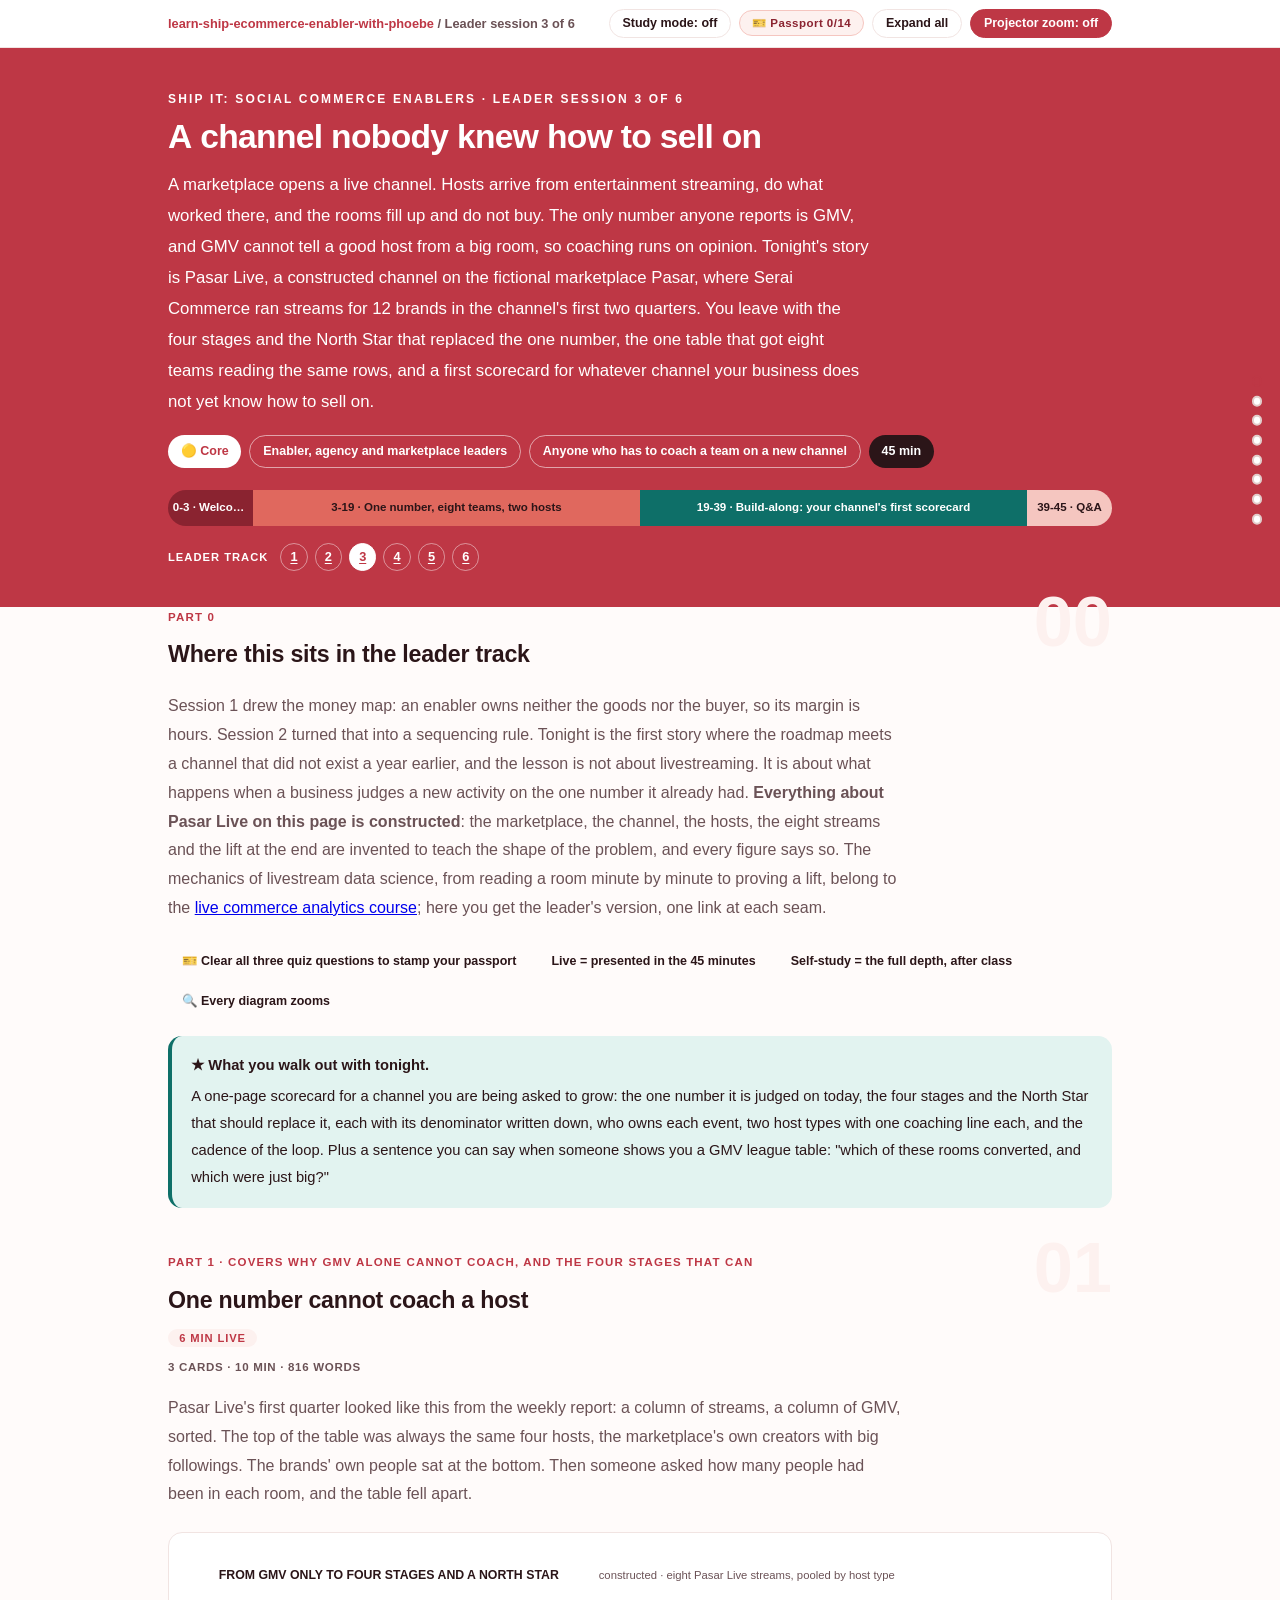
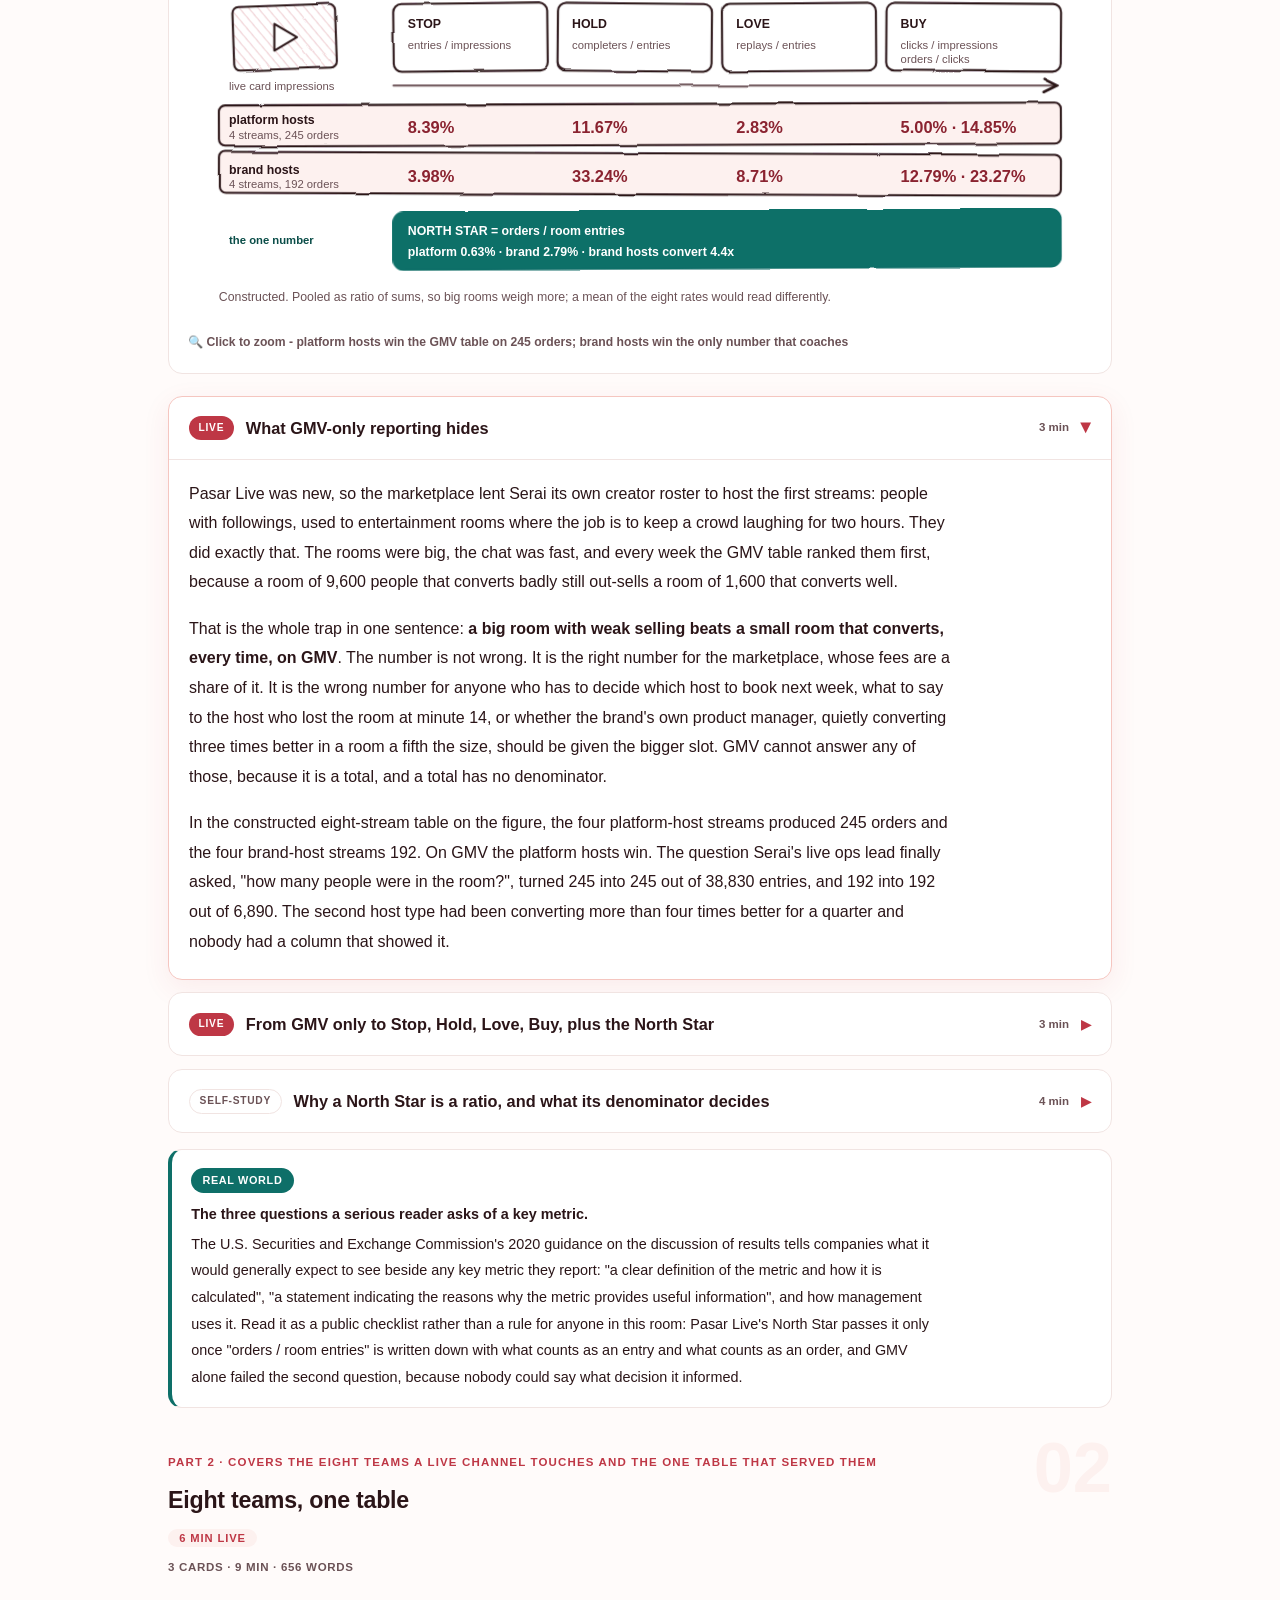
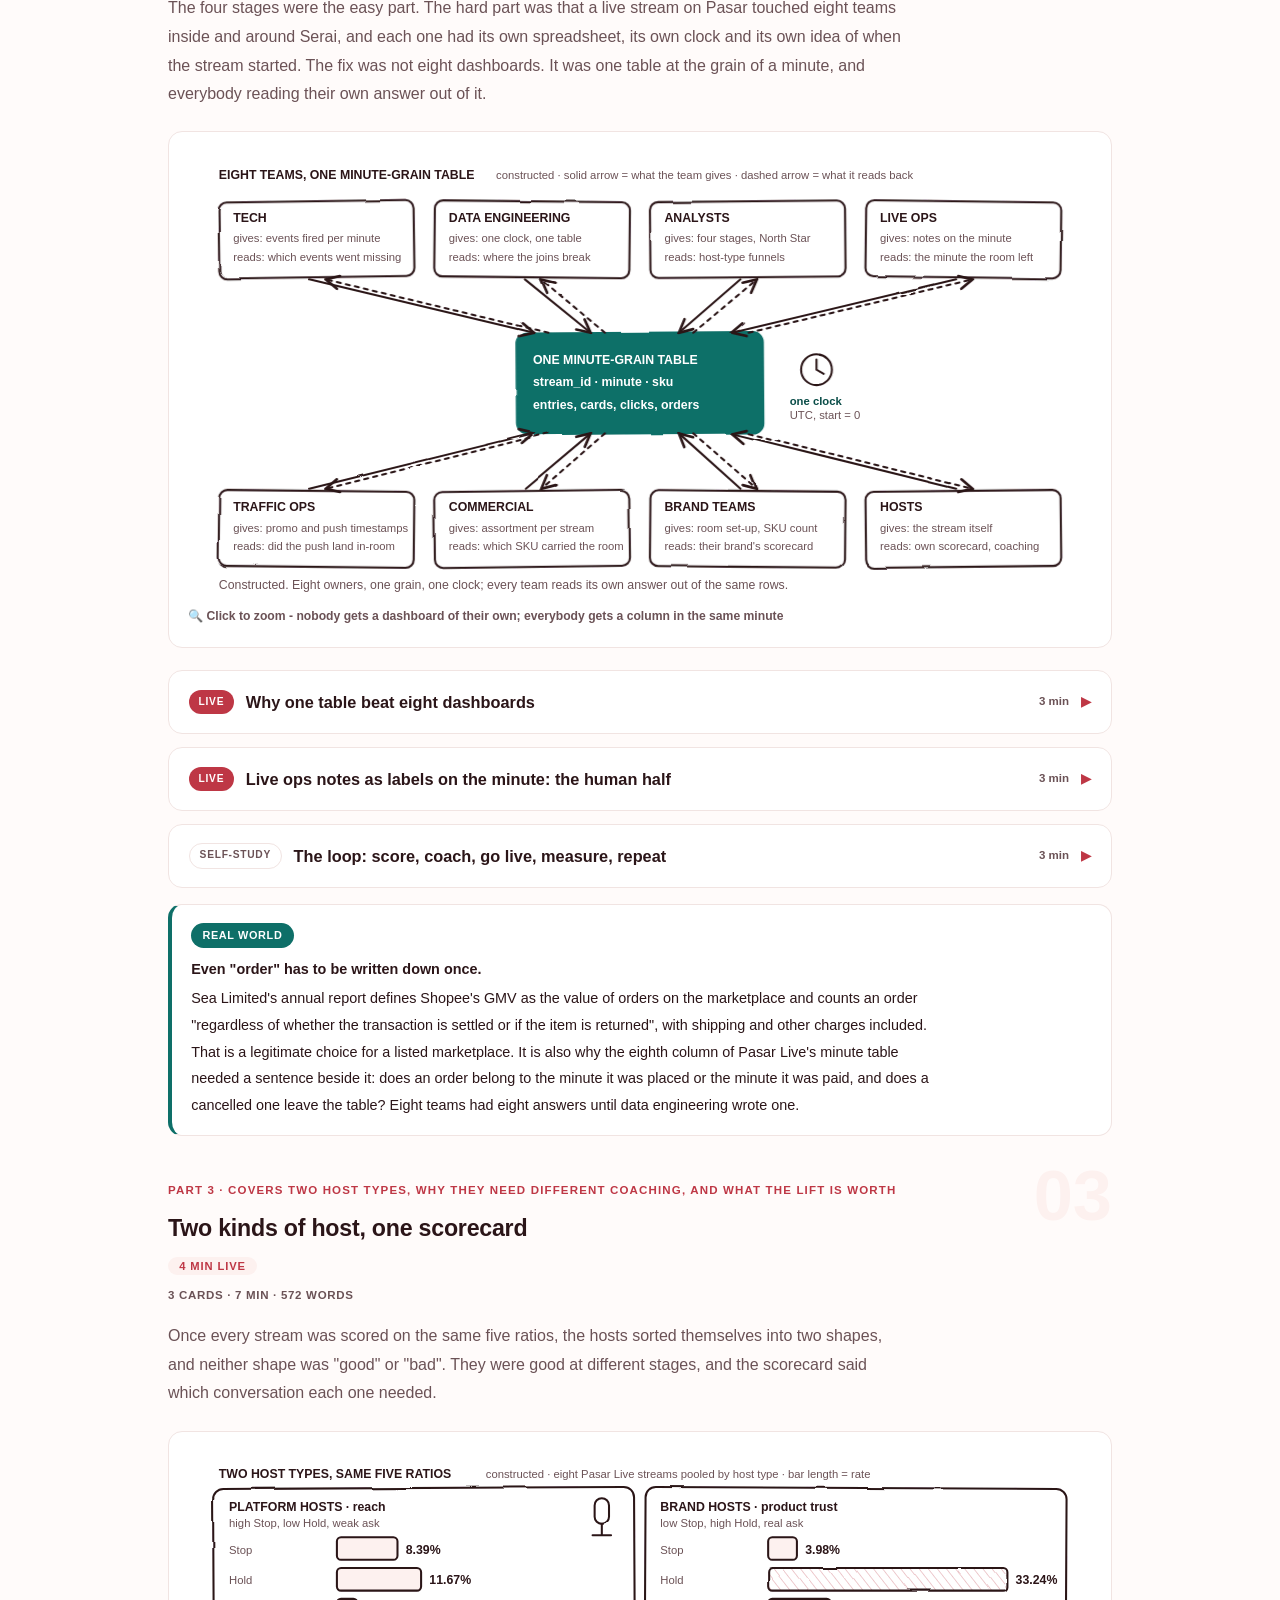
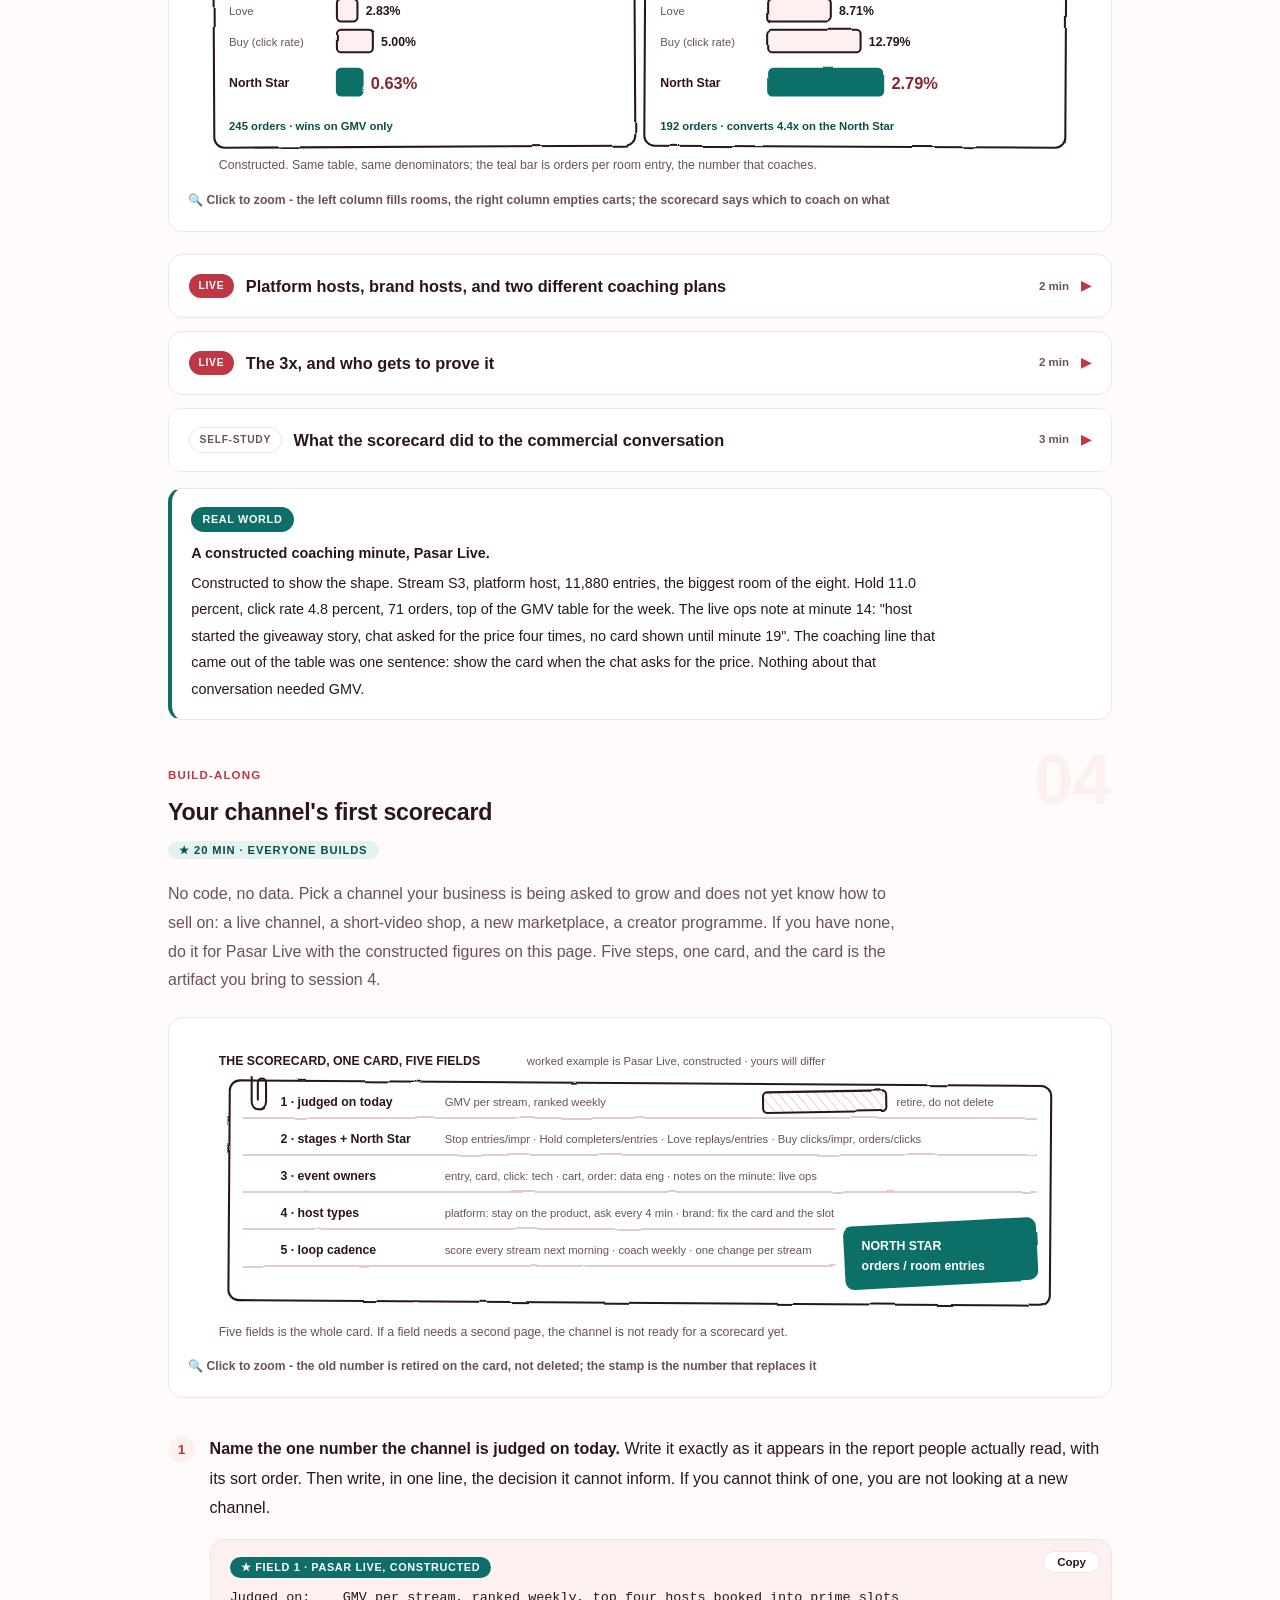
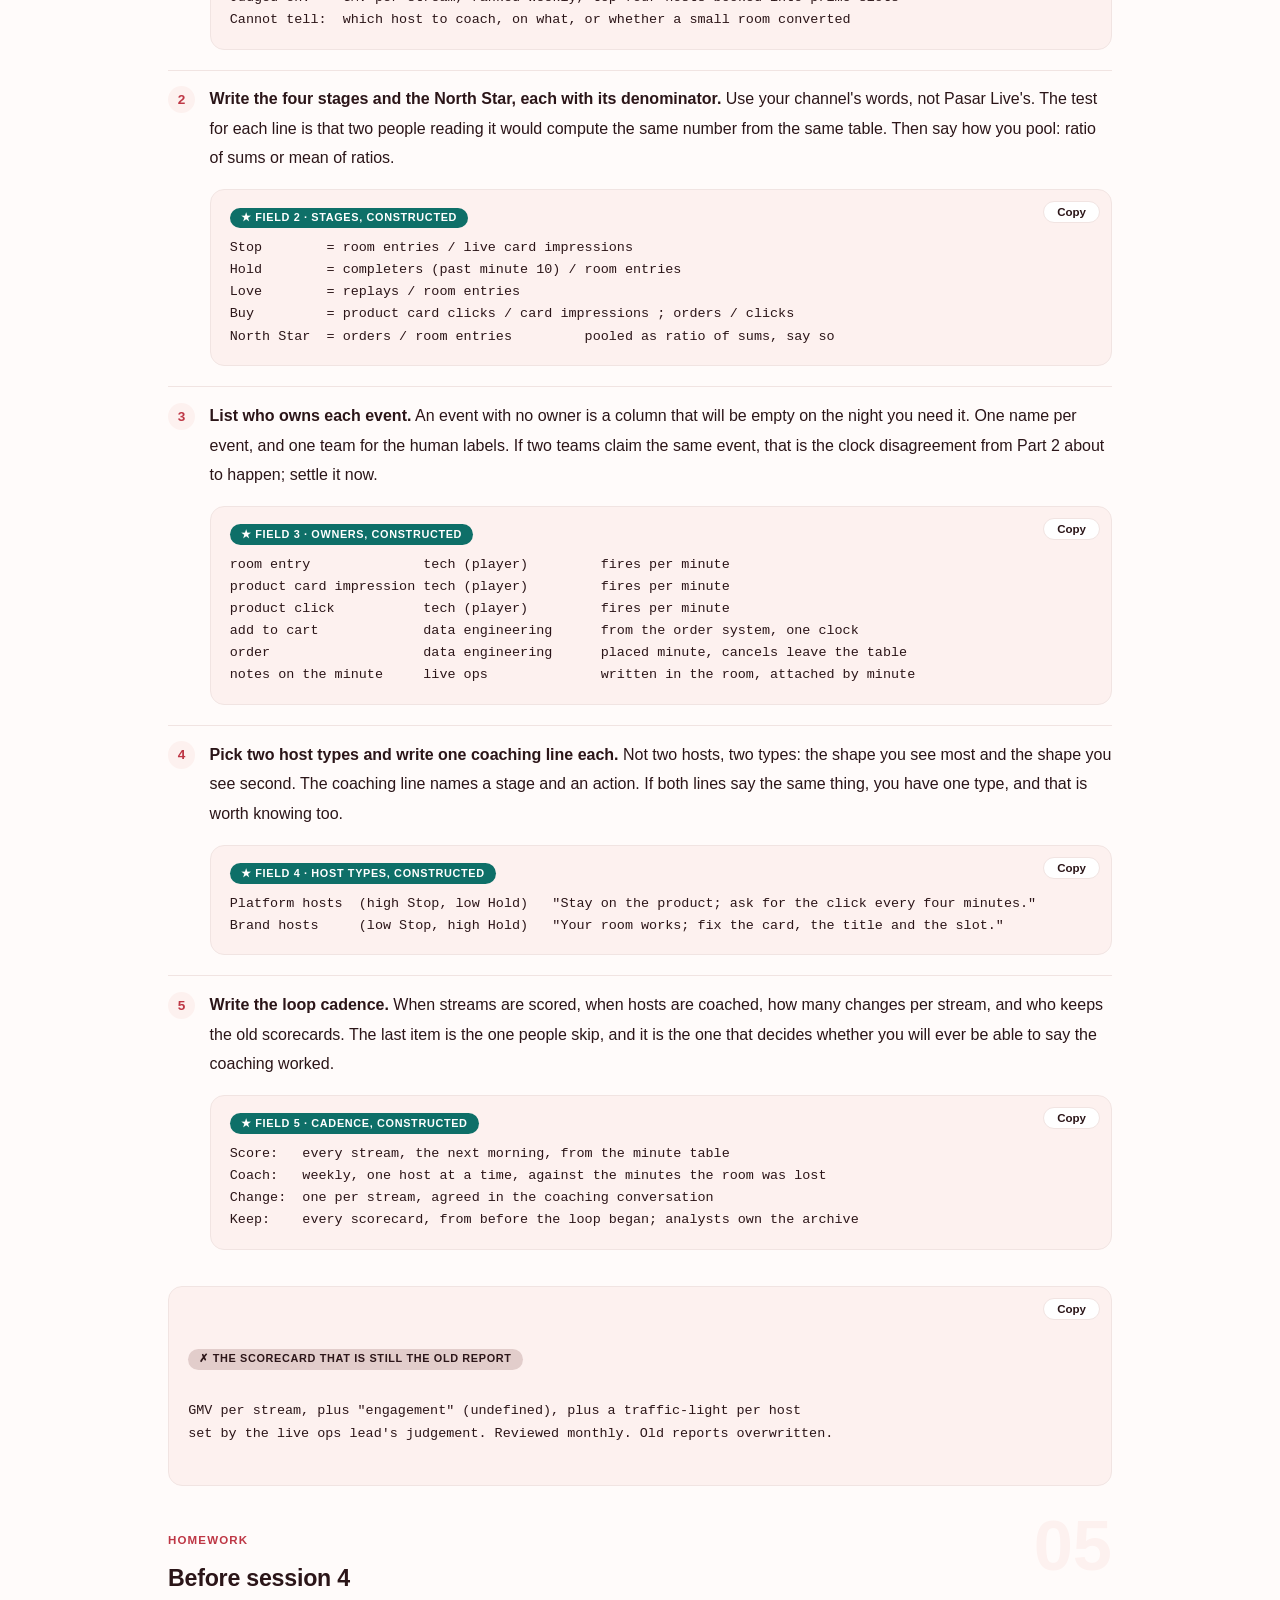
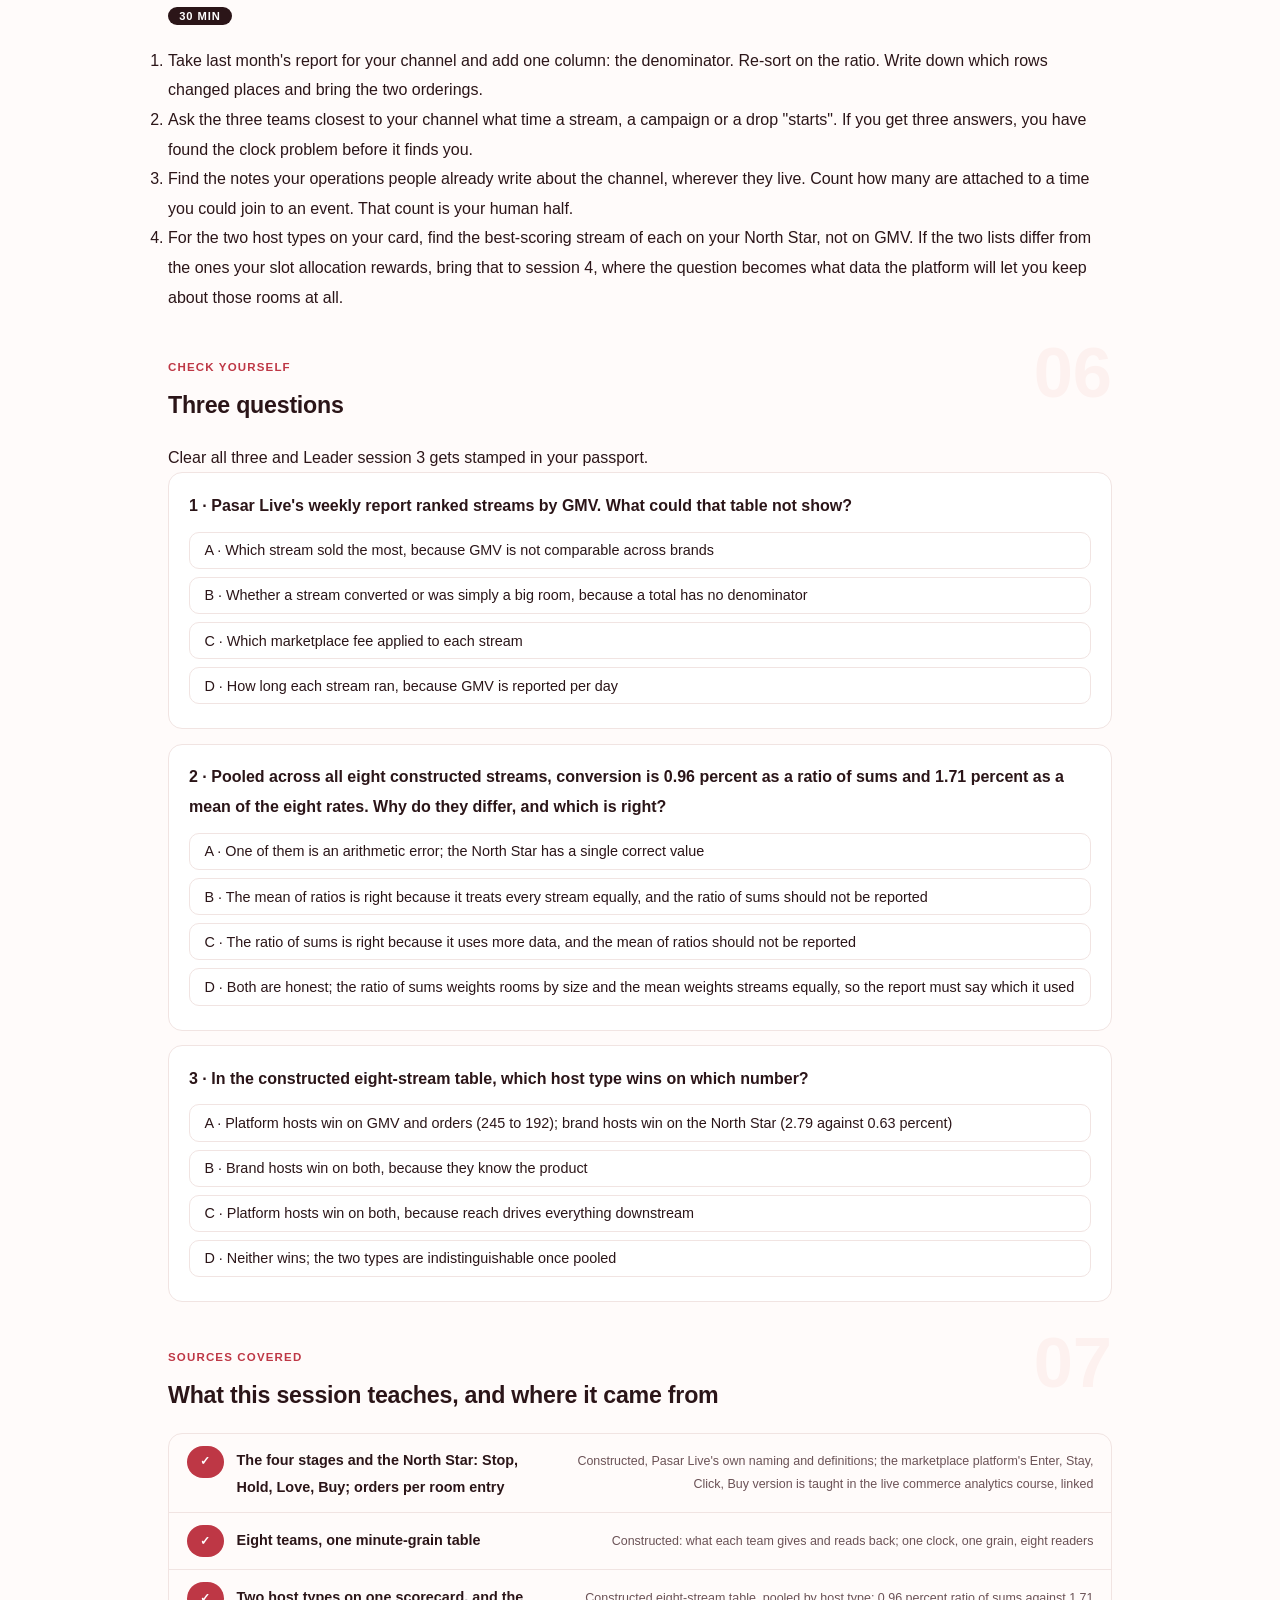
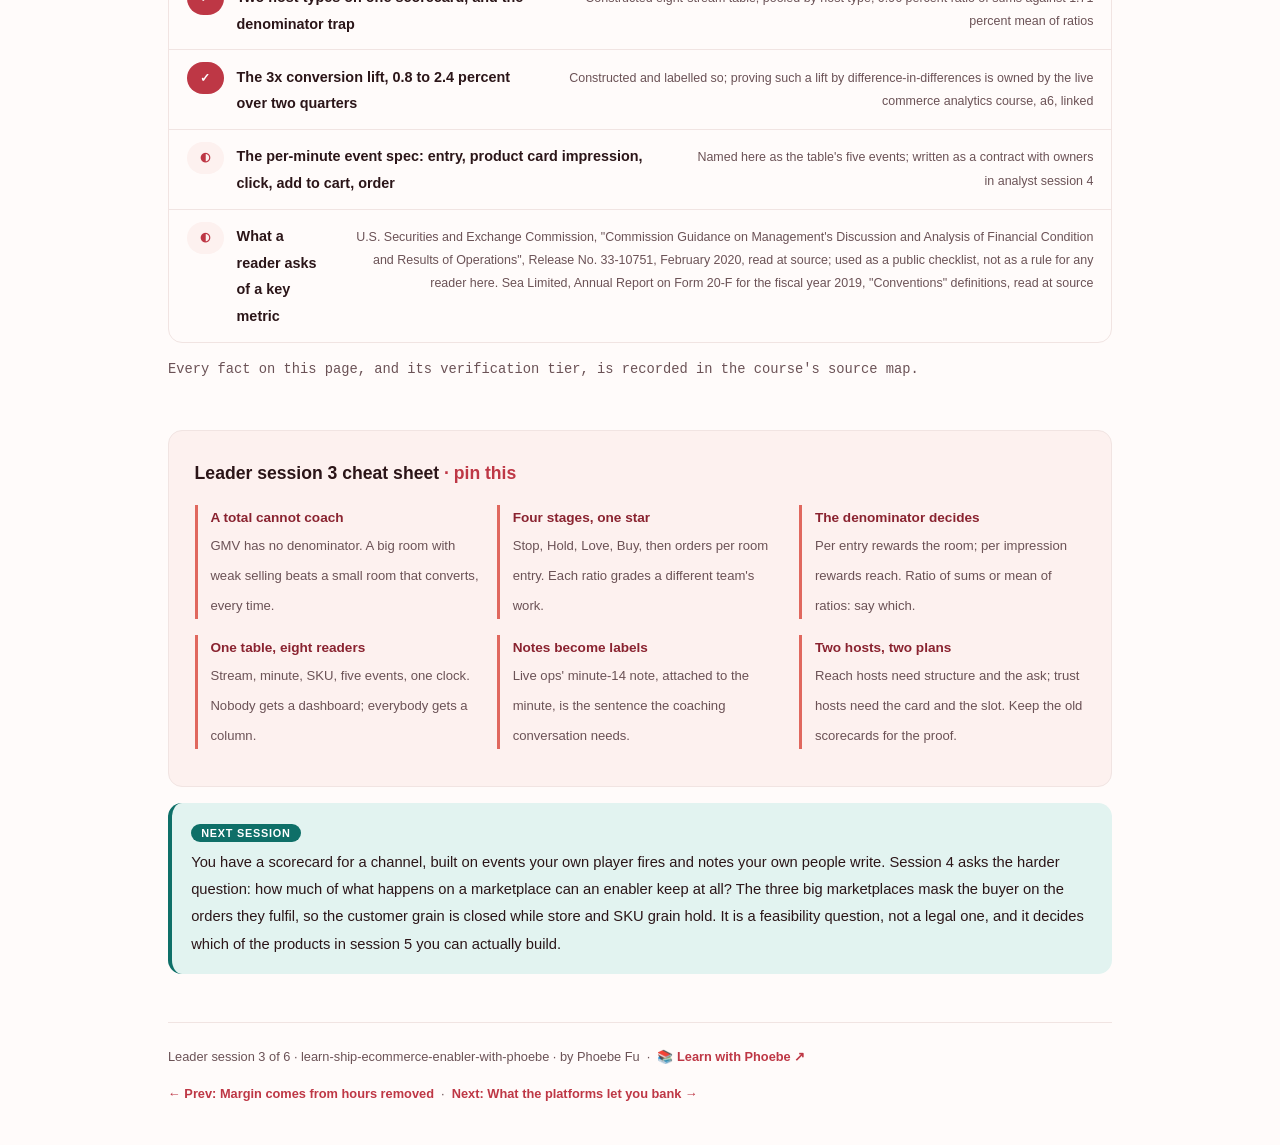
<file: courses/a3-a-channel-nobody-knew.html>
<!DOCTYPE html>
<html lang="en">
<head>
<meta charset="UTF-8">
<meta name="viewport" content="width=device-width, initial-scale=1.0">
<!-- social:start -->
<meta name="description" content="Leader session 3 of 6. Pasar Live, a constructed new live channel: hosts copied entertainment streams, rooms did not buy, and GMV alone could not tell a good host from a big room. How four stages, a North Star and one minute-grain table got eight teams reading the same numbers.">
<meta property="og:type" content="article">
<meta property="og:site_name" content="Learn with Phoebe">
<meta property="og:title" content="A channel nobody knew how to sell on - learn ship ecommerce enabler with phoebe">
<meta property="og:description" content="Leader session 3 of 6. One number cannot coach a host. Stop, Hold, Love, Buy and a North Star, eight teams around one table, and two kinds of host on one scorecard. Constructed case.">
<meta property="og:url" content="https://phoebefu6.github.io/learn-ship-ecommerce-enabler-with-phoebe/courses/a3-a-channel-nobody-knew.html">
<meta property="og:image" content="https://phoebefu6.github.io/learn-ship-ecommerce-enabler-with-phoebe/assets/og-cover.png">
<meta property="og:image:width" content="1200">
<meta property="og:image:height" content="630">
<meta name="twitter:card" content="summary_large_image">
<meta name="twitter:title" content="A channel nobody knew how to sell on - learn ship ecommerce enabler with phoebe">
<meta name="twitter:description" content="Leader session 3 of 6. GMV cannot coach a host. Four stages, a North Star, one table, eight teams.">
<meta name="twitter:image" content="https://phoebefu6.github.io/learn-ship-ecommerce-enabler-with-phoebe/assets/og-cover.png">
<!-- social:end -->
<title>Leader session 3 · A channel nobody knew how to sell on - learn ship ecommerce enabler with phoebe</title>
<link rel="stylesheet" href="../assets/style.css?v=22">
</head>
<body>

<div class="toolbar">
  <div class="wrap">
    <span class="crumb"><a href="../index.html">learn-ship-ecommerce-enabler-with-phoebe</a> / Leader session 3 of 6</span>
    <button class="btn" id="toggle-all" type="button">Expand all</button>
    <button class="btn primary" id="zoom-toggle" type="button">Projector zoom: off</button>
  </div>
</div>

<header class="masthead">
  <div class="wrap">
    <div class="eyebrow">Ship It: Social Commerce Enablers · Leader session 3 of 6</div>
    <h1>A channel <span class="accent">nobody knew</span> how to sell on</h1>
    <p class="sub">A marketplace opens a live channel. Hosts arrive from entertainment streaming, do what worked there, and the rooms fill up and do not buy. The only number anyone reports is GMV, and GMV cannot tell a good host from a big room, so coaching runs on opinion. Tonight's story is Pasar Live, a constructed channel on the fictional marketplace Pasar, where Serai Commerce ran streams for 12 brands in the channel's first two quarters. You leave with the four stages and the North Star that replaced the one number, the one table that got eight teams reading the same rows, and a first scorecard for whatever channel your business does not yet know how to sell on.</p>
    <div class="chip-row">
      <span class="chip level">🟡 Core</span>
      <span class="chip audience">Enabler, agency and marketplace leaders</span>
      <span class="chip audience">Anyone who has to coach a team on a new channel</span>
      <span class="chip time">45 min</span>
    </div>
    <div class="agenda">
      <span class="a1" style="flex:1">0-3 · Welcome</span>
      <span class="a2" style="flex:5">3-19 · One number, eight teams, two hosts</span>
      <span class="a3" style="flex:5">19-39 · Build-along: your channel's first scorecard</span>
      <span class="a4" style="flex:1">39-45 · Q&amp;A</span>
    </div>
  </div>
</header>

<main class="wrap">

  <section class="section" id="intro">
    <div class="section-kicker">
      <span class="klabel">Part 0</span>
      <h2>Where this sits in the leader track</h2>
    </div>
    <p class="lede">Session 1 drew the money map: an enabler owns neither the goods nor the buyer, so its margin is hours. Session 2 turned that into a sequencing rule. Tonight is the first story where the roadmap meets a channel that did not exist a year earlier, and the lesson is not about livestreaming. It is about what happens when a business judges a new activity on the one number it already had. <strong>Everything about Pasar Live on this page is constructed</strong>: the marketplace, the channel, the hosts, the eight streams and the lift at the end are invented to teach the shape of the problem, and every figure says so. The mechanics of livestream data science, from reading a room minute by minute to proving a lift, belong to the <a href="https://phoebefu6.github.io/learn-live-commerce-analytics-with-phoebe/">live commerce analytics course</a>; here you get the leader's version, one link at each seam.</p>

    <div class="legend">
      <span class="pill">🎫 Clear all three quiz questions to stamp your passport</span>
      <span class="pill">Live = presented in the 45 minutes</span>
      <span class="pill">Self-study = the full depth, after class</span>
      <span class="pill">🔍 Every diagram zooms</span>
    </div>

    <div class="callout win">
      <p><strong>★ What you walk out with tonight.</strong> A one-page scorecard for a channel you are being asked to grow: the one number it is judged on today, the four stages and the North Star that should replace it, each with its denominator written down, who owns each event, two host types with one coaching line each, and the cadence of the loop. Plus a sentence you can say when someone shows you a GMV league table: "which of these rooms converted, and which were just big?"</p>
    </div>
  </section>

  <section class="section" id="part-1">
    <div class="section-kicker">
      <span class="klabel">Part 1 · covers why GMV alone cannot coach, and the four stages that can</span>
      <h2>One number cannot coach a host</h2>
      <span class="tag concept">6 min live</span>
    </div>
    <p class="lede">Pasar Live's first quarter looked like this from the weekly report: a column of streams, a column of GMV, sorted. The top of the table was always the same four hosts, the marketplace's own creators with big followings. The brands' own people sat at the bottom. Then someone asked how many people had been in each room, and the table fell apart.</p>

    <figure class="zoomable">
      <svg viewBox="0 0 880 360" xmlns="http://www.w3.org/2000/svg" role="img" aria-label="Hand-drawn funnel of Pasar Live's four stages, Stop, Hold, Love and Buy, each with its denominator, and the constructed eight-stream table pooled by host type. Platform hosts: Stop 8.39 percent, Hold 11.67, Love 2.83, click rate 5.00, click to order 14.85. Brand hosts: Stop 3.98, Hold 33.24, Love 8.71, click rate 12.79, click to order 23.27. The teal North Star box reads orders per room entry: platform 0.63 percent, brand 2.79 percent.">
        <defs>
          <filter id="a3aSk" x="-3%" y="-3%" width="106%" height="106%"><feTurbulence type="fractalNoise" baseFrequency="0.02" numOctaves="2" seed="53" result="n"/><feDisplacementMap in="SourceGraphic" in2="n" scale="2.4" xChannelSelector="R" yChannelSelector="G"/></filter>
          <pattern id="a3aHc" patternUnits="userSpaceOnUse" width="7" height="7" patternTransform="rotate(-38)"><line x1="0" y1="0" x2="0" y2="7" stroke="#BE3745" stroke-width="1" opacity=".5"/></pattern>
          <marker id="a3aAr" viewBox="0 0 10 10" refX="9" refY="5" markerWidth="8" markerHeight="8" orient="auto"><path d="M1 1 L9 5 L1 9" fill="none" stroke="#2B1518" stroke-width="1.6" stroke-linecap="round"/></marker>
        </defs>
        <style>
          .a3aH { font: 800 12px Inter, sans-serif; fill: #2B1518; }
          .a3aL { font: 600 12px Inter, sans-serif; fill: #2B1518; }
          .a3aS { font: 400 11px Inter, sans-serif; fill: #6B5256; }
          .a3aB { font: 800 11px Inter, sans-serif; fill: #0A4D48; }
          .a3aV { font: 800 16px Inter, sans-serif; fill: #8A2330; }
          .a3aW { font: 800 12px Inter, sans-serif; fill: #FFFFFF; }
          .a3aN { font: 400 12px Inter, sans-serif; fill: #6B5256; }
        </style>

        <text class="a3aH" x="30" y="26">FROM GMV ONLY TO FOUR STAGES AND A NORTH STAR</text>
        <text class="a3aS" x="400" y="26">constructed · eight Pasar Live streams, pooled by host type</text>

        <g filter="url(#a3aSk)" fill="none" stroke="#2B1518" stroke-width="2" stroke-linecap="round" stroke-linejoin="round">
          <!-- doodle: the live card, a pile of impressions -->
          <rect x="44" y="52" width="100" height="62" rx="6" transform="rotate(-2 94 83)" fill="url(#a3aHc)"/>
          <path d="M84 70 L106 83 L84 96 Z" fill="#FFFFFF"/>
          <!-- four stage boxes -->
          <rect x="200" y="50" width="150" height="66" rx="8" transform="rotate(-0.6 275 83)" fill="#FFFFFF"/>
          <rect x="360" y="50" width="150" height="66" rx="8" transform="rotate(0.5 435 83)" fill="#FFFFFF"/>
          <rect x="520" y="50" width="150" height="66" rx="8" transform="rotate(-0.4 595 83)" fill="#FFFFFF"/>
          <rect x="680" y="50" width="170" height="66" rx="8" transform="rotate(0.4 765 83)" fill="#FFFFFF"/>
          <!-- the room runs left to right -->
          <path d="M200 130 L846 130" marker-end="url(#a3aAr)" stroke="#6B5256"/>
          <!-- row bands -->
          <rect x="30" y="148" width="820" height="40" rx="6" transform="rotate(-0.2 440 168)" fill="#FDF1EF"/>
          <rect x="30" y="196" width="820" height="40" rx="6" transform="rotate(0.2 440 216)" fill="#FDF1EF"/>
          <!-- North Star -->
          <rect x="200" y="252" width="650" height="56" rx="10" transform="rotate(-0.3 525 280)" fill="#0E6F68" stroke="#0E6F68"/>
        </g>

        <text class="a3aS" x="40" y="134">live card impressions</text>

        <text class="a3aH" x="214" y="74">STOP</text>
        <text class="a3aS" x="214" y="94">entries / impressions</text>
        <text class="a3aH" x="374" y="74">HOLD</text>
        <text class="a3aS" x="374" y="94">completers / entries</text>
        <text class="a3aH" x="534" y="74">LOVE</text>
        <text class="a3aS" x="534" y="94">replays / entries</text>
        <text class="a3aH" x="694" y="74">BUY</text>
        <text class="a3aS" x="694" y="94">clicks / impressions</text>
        <text class="a3aS" x="694" y="108">orders / clicks</text>

        <text class="a3aL" x="40" y="168">platform hosts</text>
        <text class="a3aS" x="40" y="182">4 streams, 245 orders</text>
        <text class="a3aV" x="214" y="176">8.39%</text>
        <text class="a3aV" x="374" y="176">11.67%</text>
        <text class="a3aV" x="534" y="176">2.83%</text>
        <text class="a3aV" x="694" y="176">5.00% · 14.85%</text>

        <text class="a3aL" x="40" y="216">brand hosts</text>
        <text class="a3aS" x="40" y="230">4 streams, 192 orders</text>
        <text class="a3aV" x="214" y="224">3.98%</text>
        <text class="a3aV" x="374" y="224">33.24%</text>
        <text class="a3aV" x="534" y="224">8.71%</text>
        <text class="a3aV" x="694" y="224">12.79% · 23.27%</text>

        <text class="a3aB" x="40" y="284">the one number</text>
        <text class="a3aW" x="214" y="276">NORTH STAR = orders / room entries</text>
        <text class="a3aW" x="214" y="296">platform 0.63% · brand 2.79% · brand hosts convert 4.4x</text>

        <text class="a3aN" x="30" y="340">Constructed. Pooled as ratio of sums, so big rooms weigh more; a mean of the eight rates would read differently.</text>
      </svg>
      <figcaption>🔍 Click to zoom - platform hosts win the GMV table on 245 orders; brand hosts win the only number that coaches</figcaption>
    </figure>

    <details class="card" open>
      <summary><span class="mode live">Live</span>What GMV-only reporting hides<span class="mini">3 min</span><span class="caret">▶</span></summary>
      <div class="body">
        <p>Pasar Live was new, so the marketplace lent Serai its own creator roster to host the first streams: people with followings, used to entertainment rooms where the job is to keep a crowd laughing for two hours. They did exactly that. The rooms were big, the chat was fast, and every week the GMV table ranked them first, because a room of 9,600 people that converts badly still out-sells a room of 1,600 that converts well.</p>
        <p>That is the whole trap in one sentence: <strong>a big room with weak selling beats a small room that converts, every time, on GMV</strong>. The number is not wrong. It is the right number for the marketplace, whose fees are a share of it. It is the wrong number for anyone who has to decide which host to book next week, what to say to the host who lost the room at minute 14, or whether the brand's own product manager, quietly converting three times better in a room a fifth the size, should be given the bigger slot. GMV cannot answer any of those, because it is a total, and a total has no denominator.</p>
        <p>In the constructed eight-stream table on the figure, the four platform-host streams produced 245 orders and the four brand-host streams 192. On GMV the platform hosts win. The question Serai's live ops lead finally asked, "how many people were in the room?", turned 245 into 245 out of 38,830 entries, and 192 into 192 out of 6,890. The second host type had been converting more than four times better for a quarter and nobody had a column that showed it.</p>
      </div>
    </details>

    <details class="card">
      <summary><span class="mode live">Live</span>From GMV only to Stop, Hold, Love, Buy, plus the North Star<span class="mini">3 min</span><span class="caret">▶</span></summary>
      <div class="body">
        <p>Pasar Live's own naming, constructed for this story, follows the viewer through the room. Every stage is a ratio, and every ratio names its denominator:</p>
        <table class="clean">
          <thead><tr><th>Stage</th><th>Ratio</th><th>The question it answers</th><th>Whose work it grades</th></tr></thead>
          <tbody>
            <tr><td><strong>Stop</strong></td><td>room entries / live card impressions</td><td>Did the cover and title pull people in from the feed?</td><td>Traffic ops, the brand's set-up, the host's face on the card</td></tr>
            <tr><td><strong>Hold</strong></td><td>completers / entries (a completer stays past the 10-minute mark, constructed rule)</td><td>Did the room keep the people it got?</td><td>The host, minute by minute</td></tr>
            <tr><td><strong>Love</strong></td><td>replays / entries</td><td>Did people come back or watch the replay?</td><td>The host and the content</td></tr>
            <tr><td><strong>Buy</strong></td><td>product card clicks / card impressions, then orders / clicks</td><td>Did the pitch make people click, and did the click become an order?</td><td>The host's ask, commercial's assortment, the brand's price</td></tr>
            <tr><td><strong>North Star</strong></td><td>orders / room entries</td><td>Of everyone who came in, how many bought?</td><td>The whole stream, and the coaching plan</td></tr>
          </tbody>
        </table>
        <p>Four stages because four different people can fix four different things. A stream with high Stop and low Hold is a good card on a host who cannot keep a room; a stream with high Hold and a low click rate is a host people love who never asks for the sale. GMV shows one number for both. The stages show which conversation to have.</p>
        <p>The live commerce analytics course teaches the marketplace platform's own version of this idea, named Enter, Stay, Click and Buy, and works it down to the minute: <a href="https://phoebefu6.github.io/learn-live-commerce-analytics-with-phoebe/courses/a1-read-the-room.html">read the room</a>. Pasar Live's names are its own, and the point tonight is not the names. It is that a channel judged on a total was re-judged on ratios, and the ratios could be coached.</p>
      </div>
    </details>

    <details class="card">
      <summary><span class="mode self">Self-study</span>Why a North Star is a ratio, and what its denominator decides<span class="mini">4 min</span><span class="caret">▶</span></summary>
      <div class="body">
        <p>A North Star for a channel has one job: to let you compare two streams that were not the same size, on the same night, with the same confidence. A total cannot do that, so a North Star is always a ratio. Then the whole argument moves to the denominator, because <strong>the denominator decides what "better" means</strong>.</p>
        <ul>
          <li><strong>Orders per room entry</strong> (Pasar Live's choice) says: a host is good if the people who came in bought. It rewards Hold and Buy, and it does not punish a host for a weak card, because the card is somebody else's job.</li>
          <li><strong>Orders per live card impression</strong> would fold Stop in, and would reward reach. Platform hosts would look better on it, because their faces pull entries. It is a fair number for the traffic team and an unfair one for a brand's product expert.</li>
          <li><strong>Orders per completer</strong> would grade only the ask, and would flatter a host who loses everyone but the buyers.</li>
        </ul>
        <p>There is a second, quieter denominator decision: <strong>how you pool</strong>. The eight-stream table's overall conversion is 437 orders over 45,720 entries, which is <strong>0.96 percent</strong>. The mean of the eight streams' own conversion rates is <strong>1.71 percent</strong>. Both are honest. The first weights every room by its size, so the four big platform rooms drag it down; the second weights every stream equally, so the four small brand rooms lift it. A leader who quotes one without saying which will be corrected in the next meeting by someone quoting the other. Say "ratio of sums" or "mean of ratios", every time, and the room stops arguing about arithmetic and starts arguing about hosts.</p>
      </div>
    </details>

    <div class="callout example">
      <span class="ex-pill">Real world</span>
      <p><strong>The three questions a serious reader asks of a key metric.</strong> The U.S. Securities and Exchange Commission's 2020 guidance on the discussion of results tells companies what it would generally expect to see beside any key metric they report: "a clear definition of the metric and how it is calculated", "a statement indicating the reasons why the metric provides useful information", and how management uses it. Read it as a public checklist rather than a rule for anyone in this room: Pasar Live's North Star passes it only once "orders / room entries" is written down with what counts as an entry and what counts as an order, and GMV alone failed the second question, because nobody could say what decision it informed.</p>
    </div>
  </section>

  <section class="section" id="part-2">
    <div class="section-kicker">
      <span class="klabel">Part 2 · covers the eight teams a live channel touches and the one table that served them</span>
      <h2>Eight teams, one table</h2>
      <span class="tag concept">6 min live</span>
    </div>
    <p class="lede">The four stages were the easy part. The hard part was that a live stream on Pasar touched eight teams inside and around Serai, and each one had its own spreadsheet, its own clock and its own idea of when the stream started. The fix was not eight dashboards. It was one table at the grain of a minute, and everybody reading their own answer out of it.</p>

    <figure class="zoomable">
      <svg viewBox="0 0 880 432" xmlns="http://www.w3.org/2000/svg" role="img" aria-label="Hand-drawn diagram of eight team boxes arranged around one teal minute-grain table. Each team has a solid arrow into the table labelled with what it gives, and a dashed arrow back labelled with what it reads. Tech gives events fired per minute and reads which events went missing. Data engineering gives one clock and one table and reads where joins break. Analysts give four stages and the North Star and read host-type funnels. Live ops give notes on the minute and read the minute the room left. Traffic ops give promo and push timestamps and read whether the push landed. Commercial gives assortment per stream and reads which SKU carried the room. Brand teams give room set-up and SKU count and read their brand's scorecard. Hosts give the stream itself and read their own scorecard and coaching plan.">
        <defs>
          <filter id="a3bSk" x="-3%" y="-3%" width="106%" height="106%"><feTurbulence type="fractalNoise" baseFrequency="0.02" numOctaves="2" seed="67" result="n"/><feDisplacementMap in="SourceGraphic" in2="n" scale="2.4" xChannelSelector="R" yChannelSelector="G"/></filter>
          <pattern id="a3bHc" patternUnits="userSpaceOnUse" width="7" height="7" patternTransform="rotate(-38)"><line x1="0" y1="0" x2="0" y2="7" stroke="#BE3745" stroke-width="1" opacity=".5"/></pattern>
          <marker id="a3bAr" viewBox="0 0 10 10" refX="9" refY="5" markerWidth="8" markerHeight="8" orient="auto"><path d="M1 1 L9 5 L1 9" fill="none" stroke="#2B1518" stroke-width="1.6" stroke-linecap="round"/></marker>
        </defs>
        <style>
          .a3bH { font: 800 12px Inter, sans-serif; fill: #2B1518; }
          .a3bL { font: 600 12px Inter, sans-serif; fill: #2B1518; }
          .a3bS { font: 400 11px Inter, sans-serif; fill: #6B5256; }
          .a3bB { font: 800 11px Inter, sans-serif; fill: #0A4D48; }
          .a3bW { font: 800 12px Inter, sans-serif; fill: #FFFFFF; }
          .a3bN { font: 400 12px Inter, sans-serif; fill: #6B5256; }
        </style>

        <text class="a3bH" x="30" y="26">EIGHT TEAMS, ONE MINUTE-GRAIN TABLE</text>
        <text class="a3bS" x="300" y="26">constructed · solid arrow = what the team gives · dashed arrow = what it reads back</text>

        <g filter="url(#a3bSk)" fill="none" stroke="#2B1518" stroke-width="2" stroke-linecap="round" stroke-linejoin="round">
          <!-- top row -->
          <rect x="30" y="48" width="190" height="74" rx="8" transform="rotate(-0.8 125 85)" fill="#FFFFFF"/>
          <rect x="240" y="48" width="190" height="74" rx="8" transform="rotate(0.6 335 85)" fill="#FFFFFF"/>
          <rect x="450" y="48" width="190" height="74" rx="8" transform="rotate(-0.5 545 85)" fill="#FFFFFF"/>
          <rect x="660" y="48" width="190" height="74" rx="8" transform="rotate(0.7 755 85)" fill="#FFFFFF"/>
          <!-- bottom row -->
          <rect x="30" y="330" width="190" height="74" rx="8" transform="rotate(0.6 125 367)" fill="#FFFFFF"/>
          <rect x="240" y="330" width="190" height="74" rx="8" transform="rotate(-0.7 335 367)" fill="#FFFFFF"/>
          <rect x="450" y="330" width="190" height="74" rx="8" transform="rotate(0.5 545 367)" fill="#FFFFFF"/>
          <rect x="660" y="330" width="190" height="74" rx="8" transform="rotate(-0.6 755 367)" fill="#FFFFFF"/>
          <!-- the table -->
          <rect x="320" y="176" width="240" height="98" rx="10" transform="rotate(-0.4 440 225)" fill="#0E6F68" stroke="#0E6F68"/>
          <!-- doodle: one clock -->
          <circle cx="612" cy="212" r="15"/>
          <path d="M612 212 L612 202 M612 212 L619 216"/>
          <!-- top gives (solid) and reads (dashed) -->
          <path d="M118 124 L336 176" marker-end="url(#a3bAr)"/>
          <path d="M350 176 L134 124" marker-end="url(#a3bAr)" stroke-dasharray="4 5"/>
          <path d="M328 124 L392 176" marker-end="url(#a3bAr)"/>
          <path d="M406 176 L344 124" marker-end="url(#a3bAr)" stroke-dasharray="4 5"/>
          <path d="M538 124 L478 176" marker-end="url(#a3bAr)"/>
          <path d="M492 176 L554 124" marker-end="url(#a3bAr)" stroke-dasharray="4 5"/>
          <path d="M748 124 L530 176" marker-end="url(#a3bAr)"/>
          <path d="M546 176 L764 124" marker-end="url(#a3bAr)" stroke-dasharray="4 5"/>
          <!-- bottom gives and reads -->
          <path d="M118 328 L336 274" marker-end="url(#a3bAr)"/>
          <path d="M350 274 L134 328" marker-end="url(#a3bAr)" stroke-dasharray="4 5"/>
          <path d="M328 328 L392 274" marker-end="url(#a3bAr)"/>
          <path d="M406 274 L344 328" marker-end="url(#a3bAr)" stroke-dasharray="4 5"/>
          <path d="M538 328 L478 274" marker-end="url(#a3bAr)"/>
          <path d="M492 274 L554 328" marker-end="url(#a3bAr)" stroke-dasharray="4 5"/>
          <path d="M748 328 L530 274" marker-end="url(#a3bAr)"/>
          <path d="M546 274 L764 328" marker-end="url(#a3bAr)" stroke-dasharray="4 5"/>
        </g>

        <text class="a3bH" x="44" y="68">TECH</text>
        <text class="a3bS" x="44" y="88">gives: events fired per minute</text>
        <text class="a3bS" x="44" y="106">reads: which events went missing</text>
        <text class="a3bH" x="254" y="68">DATA ENGINEERING</text>
        <text class="a3bS" x="254" y="88">gives: one clock, one table</text>
        <text class="a3bS" x="254" y="106">reads: where the joins break</text>
        <text class="a3bH" x="464" y="68">ANALYSTS</text>
        <text class="a3bS" x="464" y="88">gives: four stages, North Star</text>
        <text class="a3bS" x="464" y="106">reads: host-type funnels</text>
        <text class="a3bH" x="674" y="68">LIVE OPS</text>
        <text class="a3bS" x="674" y="88">gives: notes on the minute</text>
        <text class="a3bS" x="674" y="106">reads: the minute the room left</text>

        <text class="a3bW" x="336" y="206">ONE MINUTE-GRAIN TABLE</text>
        <text class="a3bW" x="336" y="228">stream_id · minute · sku</text>
        <text class="a3bW" x="336" y="250">entries, cards, clicks, orders</text>
        <text class="a3bB" x="586" y="246">one clock</text>
        <text class="a3bS" x="586" y="260">UTC, start = 0</text>

        <text class="a3bH" x="44" y="350">TRAFFIC OPS</text>
        <text class="a3bS" x="44" y="370">gives: promo and push timestamps</text>
        <text class="a3bS" x="44" y="388">reads: did the push land in-room</text>
        <text class="a3bH" x="254" y="350">COMMERCIAL</text>
        <text class="a3bS" x="254" y="370">gives: assortment per stream</text>
        <text class="a3bS" x="254" y="388">reads: which SKU carried the room</text>
        <text class="a3bH" x="464" y="350">BRAND TEAMS</text>
        <text class="a3bS" x="464" y="370">gives: room set-up, SKU count</text>
        <text class="a3bS" x="464" y="388">reads: their brand's scorecard</text>
        <text class="a3bH" x="674" y="350">HOSTS</text>
        <text class="a3bS" x="674" y="370">gives: the stream itself</text>
        <text class="a3bS" x="674" y="388">reads: own scorecard, coaching</text>

        <text class="a3bN" x="30" y="426">Constructed. Eight owners, one grain, one clock; every team reads its own answer out of the same rows.</text>
      </svg>
      <figcaption>🔍 Click to zoom - nobody gets a dashboard of their own; everybody gets a column in the same minute</figcaption>
    </figure>

    <details class="card">
      <summary><span class="mode live">Live</span>Why one table beat eight dashboards<span class="mini">3 min</span><span class="caret">▶</span></summary>
      <div class="body">
        <p>The instinct when eight teams want numbers is to build eight views. Serai tried that for a month on Pasar Live and every Monday meeting became a reconciliation: traffic ops said the push went out at 20:14, live ops had the host's clock saying 20:11, tech's event log was in a different timezone, and the brand team's stream had "started" when the host went live while the analysts' had started when the card first appeared in the feed. Three minutes of clock disagreement is fatal when the thing you are trying to see is the minute a room emptied.</p>
        <p>The table that replaced them is dull by design: <strong>one row per stream, per minute, per SKU</strong>, with the five events counted in it (room entries, product card impressions, product clicks, add to cart, orders), on one clock (UTC, and the stream's first minute is minute 0). Every stage in Part 1 is a sum of two columns of that table divided. Every team's question is a filter on it. Nobody owns a dashboard; each team owns the events it fires and the labels it writes, and reads back the answer it needs. The event spec itself, who owns each of the five events and what a missing one costs, is written as a contract in <a href="b4-per-minute-events.html">analyst session 4</a>.</p>
        <p>The estate argument matters more than the technical one. Eight dashboards are eight sources of truth, and two of them will disagree next quarter with nobody able to say which is right. One table with eight readers disagrees with nobody. It is the same rule session 6 applies to GMV and take rate for the whole company, met here first, on one channel, at the grain of a minute.</p>
      </div>
    </details>

    <details class="card">
      <summary><span class="mode live">Live</span>Live ops notes as labels on the minute: the human half<span class="mini">3 min</span><span class="caret">▶</span></summary>
      <div class="body">
        <p>The machine half of the table is the five events. The human half is what Serai's live ops team was already doing: sitting in the room with a notebook, writing "minute 14, host went off on a story about her holiday, chat slowed", "minute 22, price reveal, cart spike", "minute 31, sound dropped". Before the table those notes lived in a chat thread and were gone by Thursday.</p>
        <p>Attached to the minute, they become <strong>labels</strong>. Now the analyst can see that Hold collapsed at minute 14 in three of a host's streams and that the note at minute 14 says the same thing each time. The coaching conversation stops being "your Hold is low" and becomes "you lose the room when you leave the product; here are the three minutes it happened". That sentence is the whole reason the table exists. It is also the reason live ops, the least technical team of the eight, is the one the analysts cannot do without.</p>
      </div>
    </details>

    <details class="card">
      <summary><span class="mode self">Self-study</span>The loop: score, coach, go live, measure, repeat<span class="mini">3 min</span><span class="caret">▶</span></summary>
      <div class="body">
        <p>A scorecard that is read once is a report. A scorecard that is read before every stream is a loop, and the loop is the product. Pasar Live's ran weekly, constructed as follows:</p>
        <ol>
          <li><strong>Score every stream</strong> the morning after, on the four stages and the North Star, from the minute table. No exceptions for small rooms; small rooms are where brand hosts live.</li>
          <li><strong>Coach against the minute the room was lost.</strong> Not against the average. One host, one stream, the two or three minutes where Hold fell, with the live ops note beside each.</li>
          <li><strong>Go live</strong> with one change agreed in that conversation, and only one, so that the next stream can tell you whether it worked.</li>
          <li><strong>Measure</strong> the next stream the same way, on the same table, with the same denominators.</li>
          <li><strong>Repeat</strong>, and keep the scorecards, because two quarters of them are what let you say anything about a lift at all.</li>
        </ol>
        <p>The cadence is a leadership decision, not an analytical one. Weekly worked for Pasar Live because hosts streamed two or three times a week. A channel with one stream a month needs a different loop, and a channel with hourly streams needs the scoring automated before the loop can be human at all.</p>
      </div>
    </details>

    <div class="callout example">
      <span class="ex-pill">Real world</span>
      <p><strong>Even "order" has to be written down once.</strong> Sea Limited's annual report defines Shopee's GMV as the value of orders on the marketplace and counts an order "regardless of whether the transaction is settled or if the item is returned", with shipping and other charges included. That is a legitimate choice for a listed marketplace. It is also why the eighth column of Pasar Live's minute table needed a sentence beside it: does an order belong to the minute it was placed or the minute it was paid, and does a cancelled one leave the table? Eight teams had eight answers until data engineering wrote one.</p>
    </div>
  </section>

  <section class="section" id="part-3">
    <div class="section-kicker">
      <span class="klabel">Part 3 · covers two host types, why they need different coaching, and what the lift is worth</span>
      <h2>Two kinds of host, one scorecard</h2>
      <span class="tag concept">4 min live</span>
    </div>
    <p class="lede">Once every stream was scored on the same five ratios, the hosts sorted themselves into two shapes, and neither shape was "good" or "bad". They were good at different stages, and the scorecard said which conversation each one needed.</p>

    <figure class="zoomable">
      <svg viewBox="0 0 880 320" xmlns="http://www.w3.org/2000/svg" role="img" aria-label="Two hand-drawn funnels side by side from the constructed eight-stream table. Left, platform hosts: Stop 8.39 percent, Hold 11.67, Love 2.83, click rate 5.00, North Star 0.63 percent, 245 orders, winning on GMV only. Right, brand hosts: Stop 3.98, Hold 33.24, Love 8.71, click rate 12.79, North Star 2.79 percent, 192 orders, converting 4.4 times better. Bar length is the rate; the teal bar is the North Star.">
        <defs>
          <filter id="a3cSk" x="-3%" y="-3%" width="106%" height="106%"><feTurbulence type="fractalNoise" baseFrequency="0.02" numOctaves="2" seed="71" result="n"/><feDisplacementMap in="SourceGraphic" in2="n" scale="2.4" xChannelSelector="R" yChannelSelector="G"/></filter>
          <pattern id="a3cHc" patternUnits="userSpaceOnUse" width="7" height="7" patternTransform="rotate(-38)"><line x1="0" y1="0" x2="0" y2="7" stroke="#BE3745" stroke-width="1" opacity=".5"/></pattern>
          <marker id="a3cAr" viewBox="0 0 10 10" refX="9" refY="5" markerWidth="8" markerHeight="8" orient="auto"><path d="M1 1 L9 5 L1 9" fill="none" stroke="#2B1518" stroke-width="1.6" stroke-linecap="round"/></marker>
        </defs>
        <style>
          .a3cH { font: 800 12px Inter, sans-serif; fill: #2B1518; }
          .a3cL { font: 600 12px Inter, sans-serif; fill: #2B1518; }
          .a3cS { font: 400 11px Inter, sans-serif; fill: #6B5256; }
          .a3cB { font: 800 11px Inter, sans-serif; fill: #0A4D48; }
          .a3cV { font: 800 16px Inter, sans-serif; fill: #8A2330; }
          .a3cN { font: 400 12px Inter, sans-serif; fill: #6B5256; }
        </style>

        <text class="a3cH" x="30" y="26">TWO HOST TYPES, SAME FIVE RATIOS</text>
        <text class="a3cS" x="290" y="26">constructed · eight Pasar Live streams pooled by host type · bar length = rate</text>

        <g filter="url(#a3cSk)" fill="none" stroke="#2B1518" stroke-width="2" stroke-linecap="round" stroke-linejoin="round">
          <!-- panels -->
          <rect x="25" y="36" width="410" height="252" rx="10" transform="rotate(-0.3 230 162)" fill="#FFFFFF"/>
          <rect x="445" y="36" width="410" height="252" rx="10" transform="rotate(0.3 650 162)" fill="#FFFFFF"/>
          <!-- doodle: a microphone on the platform side -->
          <rect x="396" y="46" width="14" height="24" rx="7"/>
          <path d="M403 70 L403 82 M394 82 L412 82"/>
          <!-- platform bars, scale 7px per point -->
          <rect x="145" y="84" width="59" height="22" rx="4" fill="#FDF1EF"/>
          <rect x="145" y="114" width="82" height="22" rx="4" fill="#FDF1EF"/>
          <rect x="145" y="144" width="20" height="22" rx="4" fill="#FDF1EF"/>
          <rect x="145" y="174" width="35" height="22" rx="4" fill="#FDF1EF"/>
          <rect x="145" y="212" width="25" height="26" rx="4" fill="#0E6F68" stroke="#0E6F68"/>
          <!-- brand bars -->
          <rect x="565" y="84" width="28" height="22" rx="4" fill="#FDF1EF"/>
          <rect x="565" y="114" width="233" height="22" rx="4" fill="url(#a3cHc)"/>
          <rect x="565" y="144" width="61" height="22" rx="4" fill="#FDF1EF"/>
          <rect x="565" y="174" width="90" height="22" rx="4" fill="#FDF1EF"/>
          <rect x="565" y="212" width="112" height="26" rx="4" fill="#0E6F68" stroke="#0E6F68"/>
        </g>

        <text class="a3cH" x="40" y="58">PLATFORM HOSTS · reach</text>
        <text class="a3cS" x="40" y="74">high Stop, low Hold, weak ask</text>
        <text class="a3cS" x="40" y="100">Stop</text>
        <text class="a3cL" x="212" y="100">8.39%</text>
        <text class="a3cS" x="40" y="130">Hold</text>
        <text class="a3cL" x="235" y="130">11.67%</text>
        <text class="a3cS" x="40" y="160">Love</text>
        <text class="a3cL" x="173" y="160">2.83%</text>
        <text class="a3cS" x="40" y="190">Buy (click rate)</text>
        <text class="a3cL" x="188" y="190">5.00%</text>
        <text class="a3cL" x="40" y="230">North Star</text>
        <text class="a3cV" x="178" y="232">0.63%</text>
        <text class="a3cB" x="40" y="272">245 orders · wins on GMV only</text>

        <text class="a3cH" x="460" y="58">BRAND HOSTS · product trust</text>
        <text class="a3cS" x="460" y="74">low Stop, high Hold, real ask</text>
        <text class="a3cS" x="460" y="100">Stop</text>
        <text class="a3cL" x="601" y="100">3.98%</text>
        <text class="a3cS" x="460" y="130">Hold</text>
        <text class="a3cL" x="806" y="130">33.24%</text>
        <text class="a3cS" x="460" y="160">Love</text>
        <text class="a3cL" x="634" y="160">8.71%</text>
        <text class="a3cS" x="460" y="190">Buy (click rate)</text>
        <text class="a3cL" x="663" y="190">12.79%</text>
        <text class="a3cL" x="460" y="230">North Star</text>
        <text class="a3cV" x="685" y="232">2.79%</text>
        <text class="a3cB" x="460" y="272">192 orders · converts 4.4x on the North Star</text>

        <text class="a3cN" x="30" y="310">Constructed. Same table, same denominators; the teal bar is orders per room entry, the number that coaches.</text>
      </svg>
      <figcaption>🔍 Click to zoom - the left column fills rooms, the right column empties carts; the scorecard says which to coach on what</figcaption>
    </figure>

    <details class="card">
      <summary><span class="mode live">Live</span>Platform hosts, brand hosts, and two different coaching plans<span class="mini">2 min</span><span class="caret">▶</span></summary>
      <div class="body">
        <p><strong>Platform hosts</strong> came from the marketplace's roster. Their gift is reach: a face people already follow pulls entries, so Stop is high (8.39 percent pooled, constructed). Their weakness is everything after the door. Hold is low because the room was built for entertainment and drifts from the product; the click rate is low because the ask, "tap the card", is either missing or apologetic. Their coaching line is about <strong>structure</strong>: stay on the product, ask for the click every four minutes, and let live ops show you the three minutes you lost the room.</p>
        <p><strong>Brand hosts</strong> are the brand's own staff or merchant creators. Nobody knows their face, so Stop is low (3.98 percent). But the people who do come in stay, because the host knows the product and answers real questions; Hold is 33.24 percent, Love 8.71, and the click rate 12.79. Their coaching line is about <strong>the card and the slot</strong>: a better cover, a better title, a traffic push timed to the price reveal, because their problem is the door, not the room.</p>
        <p>On GMV only, platform hosts win, 245 orders to 192, and Serai would have kept booking them into the best slots. On the North Star, brand hosts convert 4.4 times better (2.79 against 0.63 percent). The right answer was neither "book the brand hosts" nor "coach the platform hosts". It was both, on different stages, with the scorecard deciding which.</p>
      </div>
    </details>

    <details class="card">
      <summary><span class="mode live">Live</span>The 3x, and who gets to prove it<span class="mini">2 min</span><span class="caret">▶</span></summary>
      <div class="body">
        <p>Over two quarters of the weekly loop, Pasar Live's conversion, orders per room entry, went from <strong>0.8 percent to 2.4 percent</strong>. Serai called it "the 3x". <strong>This result is constructed</strong>, like everything else in the story; it is the shape of what a scorecard-and-loop can do on a channel that was being run on opinion, not a claim about any real channel.</p>
        <p>Even as a constructed number it carries a warning worth hearing as a leader. A rise over two quarters is not, on its own, proof that coaching caused it. The channel matured, the marketplace changed its feed, the brand mix shifted, the weak hosts left. Proving that a lift like this was the coaching, by comparing coached hosts against hosts who were not, is a difference-in-differences question and belongs to the live commerce analytics course: <a href="https://phoebefu6.github.io/learn-live-commerce-analytics-with-phoebe/courses/a6-prove-it-worked.html">prove it worked</a>. What you need to hold as the leader is simpler: keep the scorecards from before the loop started, because without a before there is nothing to prove.</p>
      </div>
    </details>

    <details class="card">
      <summary><span class="mode self">Self-study</span>What the scorecard did to the commercial conversation<span class="mini">3 min</span><span class="caret">▶</span></summary>
      <div class="body">
        <p>Three things changed once the scorecard existed, none of them analytical. <strong>Slot allocation</strong> stopped being a negotiation between whoever shouted loudest and became a question of which host type the brand needed that week: a launch wanted a platform host's door, a repeat-purchase product wanted a brand host's room. <strong>Brand reviews</strong> gained a page the brand could not get from the marketplace, the per-host funnel for its own streams, which is the first of the "knowing" products session 5 prices. And the <strong>marketplace itself</strong> started asking Serai for the host-type comparison, because its own reporting was GMV by room and it had the same blind spot Serai had started with.</p>
        <p>That last one is the estate lesson. A channel nobody knew how to sell on is a channel where the first team to write down a scorecard becomes the team everyone else asks. The scorecard cost eight teams a month of agreeing on a clock. It paid back as the one thing on the channel that was not opinion.</p>
      </div>
    </details>

    <div class="callout example">
      <span class="ex-pill">Real world</span>
      <p><strong>A constructed coaching minute, Pasar Live.</strong> Constructed to show the shape. Stream S3, platform host, 11,880 entries, the biggest room of the eight. Hold 11.0 percent, click rate 4.8 percent, 71 orders, top of the GMV table for the week. The live ops note at minute 14: "host started the giveaway story, chat asked for the price four times, no card shown until minute 19". The coaching line that came out of the table was one sentence: show the card when the chat asks for the price. Nothing about that conversation needed GMV.</p>
    </div>
  </section>

  <section class="section" id="demo-1">
    <div class="section-kicker">
      <span class="klabel">Build-along</span>
      <h2>Your channel's first scorecard</h2>
      <span class="tag demo">★ 20 min · everyone builds</span>
    </div>
    <p class="lede">No code, no data. Pick a channel your business is being asked to grow and does not yet know how to sell on: a live channel, a short-video shop, a new marketplace, a creator programme. If you have none, do it for Pasar Live with the constructed figures on this page. Five steps, one card, and the card is the artifact you bring to session 4.</p>

    <figure class="zoomable">
      <svg viewBox="0 0 880 300" xmlns="http://www.w3.org/2000/svg" role="img" aria-label="The scorecard as a hand-drawn index card with five numbered fields: the one number the channel is judged on today, the four stages and North Star with their denominators, who owns each event, two host types with one coaching line each, and the loop cadence. A teal stamp in the corner reads North Star equals orders over room entries.">
        <defs>
          <filter id="a3dSk" x="-3%" y="-3%" width="106%" height="106%"><feTurbulence type="fractalNoise" baseFrequency="0.02" numOctaves="2" seed="83" result="n"/><feDisplacementMap in="SourceGraphic" in2="n" scale="2.4" xChannelSelector="R" yChannelSelector="G"/></filter>
          <pattern id="a3dHc" patternUnits="userSpaceOnUse" width="7" height="7" patternTransform="rotate(-38)"><line x1="0" y1="0" x2="0" y2="7" stroke="#BE3745" stroke-width="1" opacity=".5"/></pattern>
          <marker id="a3dAr" viewBox="0 0 10 10" refX="9" refY="5" markerWidth="8" markerHeight="8" orient="auto"><path d="M1 1 L9 5 L1 9" fill="none" stroke="#2B1518" stroke-width="1.6" stroke-linecap="round"/></marker>
        </defs>
        <style>
          .a3dH { font: 800 12px Inter, sans-serif; fill: #2B1518; }
          .a3dL { font: 600 12px Inter, sans-serif; fill: #2B1518; }
          .a3dS { font: 400 11px Inter, sans-serif; fill: #6B5256; }
          .a3dB { font: 800 11px Inter, sans-serif; fill: #0A4D48; }
          .a3dW { font: 800 12px Inter, sans-serif; fill: #FFFFFF; }
          .a3dN { font: 400 12px Inter, sans-serif; fill: #6B5256; }
        </style>

        <text class="a3dH" x="30" y="26">THE SCORECARD, ONE CARD, FIVE FIELDS</text>
        <text class="a3dS" x="330" y="26">worked example is Pasar Live, constructed · yours will differ</text>

        <g filter="url(#a3dSk)" fill="none" stroke="#2B1518" stroke-width="2" stroke-linecap="round" stroke-linejoin="round">
          <!-- the card -->
          <rect x="40" y="44" width="800" height="214" rx="10" transform="rotate(0.4 440 151)" fill="#FFFFFF"/>
          <path d="M54 78 L826 78" stroke="#E2CDCB"/>
          <path d="M54 114 L826 114" stroke="#E2CDCB"/>
          <path d="M54 150 L826 150" stroke="#E2CDCB"/>
          <path d="M54 186 L630 186" stroke="#E2CDCB"/>
          <path d="M54 222 L630 222" stroke="#E2CDCB"/>
          <!-- doodle: a paper clip on the corner -->
          <path d="M62 38 L62 62 C62 72 76 72 76 62 L76 44 C76 38 68 38 68 44 L68 60"/>
          <!-- the old number, hatched, being retired -->
          <rect x="560" y="52" width="120" height="20" rx="4" transform="rotate(-1 620 62)" fill="url(#a3dHc)"/>
          <!-- the stamp -->
          <rect x="640" y="180" width="186" height="60" rx="8" transform="rotate(-3 733 210)" fill="#0E6F68" stroke="#0E6F68"/>
        </g>

        <text class="a3dL" x="90" y="66">1 · judged on today</text>
        <text class="a3dS" x="250" y="66">GMV per stream, ranked weekly</text>
        <text class="a3dS" x="690" y="66">retire, do not delete</text>
        <text class="a3dL" x="90" y="102">2 · stages + North Star</text>
        <text class="a3dS" x="250" y="102">Stop entries/impr · Hold completers/entries · Love replays/entries · Buy clicks/impr, orders/clicks</text>
        <text class="a3dL" x="90" y="138">3 · event owners</text>
        <text class="a3dS" x="250" y="138">entry, card, click: tech · cart, order: data eng · notes on the minute: live ops</text>
        <text class="a3dL" x="90" y="174">4 · host types</text>
        <text class="a3dS" x="250" y="174">platform: stay on the product, ask every 4 min · brand: fix the card and the slot</text>
        <text class="a3dL" x="90" y="210">5 · loop cadence</text>
        <text class="a3dS" x="250" y="210">score every stream next morning · coach weekly · one change per stream</text>
        <text class="a3dW" x="656" y="206">NORTH STAR</text>
        <text class="a3dW" x="656" y="226">orders / room entries</text>

        <text class="a3dN" x="30" y="290">Five fields is the whole card. If a field needs a second page, the channel is not ready for a scorecard yet.</text>
      </svg>
      <figcaption>🔍 Click to zoom - the old number is retired on the card, not deleted; the stamp is the number that replaces it</figcaption>
    </figure>

    <div class="steps">
      <div class="step">
        <p><strong>Name the one number the channel is judged on today.</strong> Write it exactly as it appears in the report people actually read, with its sort order. Then write, in one line, the decision it cannot inform. If you cannot think of one, you are not looking at a new channel.</p>
        <div class="prompt-box good"><span class="label">★ Field 1 · Pasar Live, constructed</span>Judged on:    GMV per stream, ranked weekly, top four hosts booked into prime slots
Cannot tell:  which host to coach, on what, or whether a small room converted</div>
      </div>
      <div class="step">
        <p><strong>Write the four stages and the North Star, each with its denominator.</strong> Use your channel's words, not Pasar Live's. The test for each line is that two people reading it would compute the same number from the same table. Then say how you pool: ratio of sums or mean of ratios.</p>
        <div class="prompt-box good"><span class="label">★ Field 2 · stages, constructed</span>Stop        = room entries / live card impressions
Hold        = completers (past minute 10) / room entries
Love        = replays / room entries
Buy         = product card clicks / card impressions ; orders / clicks
North Star  = orders / room entries         pooled as ratio of sums, say so</div>
      </div>
      <div class="step">
        <p><strong>List who owns each event.</strong> An event with no owner is a column that will be empty on the night you need it. One name per event, and one team for the human labels. If two teams claim the same event, that is the clock disagreement from Part 2 about to happen; settle it now.</p>
        <div class="prompt-box good"><span class="label">★ Field 3 · owners, constructed</span>room entry              tech (player)         fires per minute
product card impression tech (player)         fires per minute
product click           tech (player)         fires per minute
add to cart             data engineering      from the order system, one clock
order                   data engineering      placed minute, cancels leave the table
notes on the minute     live ops              written in the room, attached by minute</div>
      </div>
      <div class="step">
        <p><strong>Pick two host types and write one coaching line each.</strong> Not two hosts, two types: the shape you see most and the shape you see second. The coaching line names a stage and an action. If both lines say the same thing, you have one type, and that is worth knowing too.</p>
        <div class="prompt-box good"><span class="label">★ Field 4 · host types, constructed</span>Platform hosts  (high Stop, low Hold)   "Stay on the product; ask for the click every four minutes."
Brand hosts     (low Stop, high Hold)   "Your room works; fix the card, the title and the slot."</div>
      </div>
      <div class="step">
        <p><strong>Write the loop cadence.</strong> When streams are scored, when hosts are coached, how many changes per stream, and who keeps the old scorecards. The last item is the one people skip, and it is the one that decides whether you will ever be able to say the coaching worked.</p>
        <div class="prompt-box good"><span class="label">★ Field 5 · cadence, constructed</span>Score:   every stream, the next morning, from the minute table
Coach:   weekly, one host at a time, against the minutes the room was lost
Change:  one per stream, agreed in the coaching conversation
Keep:    every scorecard, from before the loop began; analysts own the archive</div>
      </div>
    </div>

    <div class="prompt-box bad">
      <span class="label">✗ The scorecard that is still the old report</span>
GMV per stream, plus "engagement" (undefined), plus a traffic-light per host
set by the live ops lead's judgement. Reviewed monthly. Old reports overwritten.
    </div>
  </section>

  <section class="section" id="exercise">
    <div class="section-kicker">
      <span class="klabel">Homework</span>
      <h2>Before session 4</h2>
      <span class="tag exercise">30 min</span>
    </div>
    <ol>
      <li>Take last month's report for your channel and add one column: the denominator. Re-sort on the ratio. Write down which rows changed places and bring the two orderings.</li>
      <li>Ask the three teams closest to your channel what time a stream, a campaign or a drop "starts". If you get three answers, you have found the clock problem before it finds you.</li>
      <li>Find the notes your operations people already write about the channel, wherever they live. Count how many are attached to a time you could join to an event. That count is your human half.</li>
      <li>For the two host types on your card, find the best-scoring stream of each on your North Star, not on GMV. If the two lists differ from the ones your slot allocation rewards, bring that to session 4, where the question becomes what data the platform will let you keep about those rooms at all.</li>
    </ol>
  </section>

  <section class="section" id="quiz">
    <div class="section-kicker">
      <span class="klabel">Check yourself</span>
      <h2>Three questions</h2>
    </div>
    <p>Clear all three and Leader session 3 gets stamped in your passport.</p>

    <div class="quiz-q" data-answer="1">
      <p class="qtext">1 · Pasar Live's weekly report ranked streams by GMV. What could that table not show?</p>
      <button class="qopt" type="button">A · Which stream sold the most, because GMV is not comparable across brands</button>
      <button class="qopt" type="button">B · Whether a stream converted or was simply a big room, because a total has no denominator</button>
      <button class="qopt" type="button">C · Which marketplace fee applied to each stream</button>
      <button class="qopt" type="button">D · How long each stream ran, because GMV is reported per day</button>
      <p class="qwhy">GMV is a total. A room of 9,600 people converting at 0.65 percent out-sells a room of 1,600 converting at 2.75 percent, and the table cannot tell you which is which. Dividing by room entries is the whole move; the four stages then say where in the room the difference happened.</p>
    </div>

    <div class="quiz-q" data-answer="3">
      <p class="qtext">2 · Pooled across all eight constructed streams, conversion is 0.96 percent as a ratio of sums and 1.71 percent as a mean of the eight rates. Why do they differ, and which is right?</p>
      <button class="qopt" type="button">A · One of them is an arithmetic error; the North Star has a single correct value</button>
      <button class="qopt" type="button">B · The mean of ratios is right because it treats every stream equally, and the ratio of sums should not be reported</button>
      <button class="qopt" type="button">C · The ratio of sums is right because it uses more data, and the mean of ratios should not be reported</button>
      <button class="qopt" type="button">D · Both are honest; the ratio of sums weights rooms by size and the mean weights streams equally, so the report must say which it used</button>
      <p class="qwhy">The four big platform rooms convert at about 0.6 percent and pull the pooled figure down; the four small brand rooms convert near 2.8 percent and pull the equal-weighted mean up. Neither is wrong. Quoting one without naming it is what starts the argument about arithmetic instead of about hosts.</p>
    </div>

    <div class="quiz-q" data-answer="0">
      <p class="qtext">3 · In the constructed eight-stream table, which host type wins on which number?</p>
      <button class="qopt" type="button">A · Platform hosts win on GMV and orders (245 to 192); brand hosts win on the North Star (2.79 against 0.63 percent)</button>
      <button class="qopt" type="button">B · Brand hosts win on both, because they know the product</button>
      <button class="qopt" type="button">C · Platform hosts win on both, because reach drives everything downstream</button>
      <button class="qopt" type="button">D · Neither wins; the two types are indistinguishable once pooled</button>
      <p class="qwhy">Platform hosts fill rooms (Stop 8.39 percent) and sell to few of them; brand hosts fill small rooms (Stop 3.98) and convert 4.4 times better once people are inside. On GMV the first type wins; on orders per entry the second does. The scorecard exists so that both can be coached on the stage each one is losing.</p>
    </div>

    <p class="quiz-score"></p>
  </section>

  <section class="section" id="official">
    <div class="section-kicker">
      <span class="klabel">Sources covered</span>
      <h2>What this session teaches, and where it came from</h2>
    </div>
    <div class="covered">
      <div class="covered-row"><span class="status pill solid">✓</span><span class="name">The four stages and the North Star: Stop, Hold, Love, Buy; orders per room entry</span><span class="note">Constructed, Pasar Live's own naming and definitions; the marketplace platform's Enter, Stay, Click, Buy version is taught in the live commerce analytics course, linked</span></div>
      <div class="covered-row"><span class="status pill solid">✓</span><span class="name">Eight teams, one minute-grain table</span><span class="note">Constructed: what each team gives and reads back; one clock, one grain, eight readers</span></div>
      <div class="covered-row"><span class="status pill solid">✓</span><span class="name">Two host types on one scorecard, and the denominator trap</span><span class="note">Constructed eight-stream table, pooled by host type; 0.96 percent ratio of sums against 1.71 percent mean of ratios</span></div>
      <div class="covered-row"><span class="status pill solid">✓</span><span class="name">The 3x conversion lift, 0.8 to 2.4 percent over two quarters</span><span class="note">Constructed and labelled so; proving such a lift by difference-in-differences is owned by the live commerce analytics course, a6, linked</span></div>
      <div class="covered-row"><span class="status pill light">◐</span><span class="name">The per-minute event spec: entry, product card impression, click, add to cart, order</span><span class="note">Named here as the table's five events; written as a contract with owners in analyst session 4</span></div>
      <div class="covered-row"><span class="status pill light">◐</span><span class="name">What a reader asks of a key metric</span><span class="note">U.S. Securities and Exchange Commission, "Commission Guidance on Management's Discussion and Analysis of Financial Condition and Results of Operations", Release No. 33-10751, February 2020, read at source; used as a public checklist, not as a rule for any reader here. Sea Limited, Annual Report on Form 20-F for the fiscal year 2019, "Conventions" definitions, read at source</span></div>
    </div>
    <p class="mono" style="margin-top:14px">Every fact on this page, and its verification tier, is recorded in the course's source map.</p>
  </section>

  <section class="cheat" id="cheatsheet">
    <h3>Leader session 3 cheat sheet <span>· pin this</span></h3>
    <div class="grid-2">
      <div class="cheat-item"><b>A total cannot coach</b><span>GMV has no denominator. A big room with weak selling beats a small room that converts, every time.</span></div>
      <div class="cheat-item"><b>Four stages, one star</b><span>Stop, Hold, Love, Buy, then orders per room entry. Each ratio grades a different team's work.</span></div>
      <div class="cheat-item"><b>The denominator decides</b><span>Per entry rewards the room; per impression rewards reach. Ratio of sums or mean of ratios: say which.</span></div>
      <div class="cheat-item"><b>One table, eight readers</b><span>Stream, minute, SKU, five events, one clock. Nobody gets a dashboard; everybody gets a column.</span></div>
      <div class="cheat-item"><b>Notes become labels</b><span>Live ops' minute-14 note, attached to the minute, is the sentence the coaching conversation needs.</span></div>
      <div class="cheat-item"><b>Two hosts, two plans</b><span>Reach hosts need structure and the ask; trust hosts need the card and the slot. Keep the old scorecards for the proof.</span></div>
    </div>
  </section>

  <div class="callout next">
    <span class="nx-pill">Next session</span>
    <p>You have a scorecard for a channel, built on events your own player fires and notes your own people write. Session 4 asks the harder question: how much of what happens on a marketplace can an enabler keep at all? The three big marketplaces mask the buyer on the orders they fulfil, so the customer grain is closed while store and SKU grain hold. It is a feasibility question, not a legal one, and it decides which of the products in session 5 you can actually build.</p>
  </div>

  <footer class="pagefoot">
    <span>Leader session 3 of 6 · learn-ship-ecommerce-enabler-with-phoebe · by Phoebe Fu &nbsp;·&nbsp; 📚 <a href="https://phoebefu6.github.io/learn-with-phoebe/">Learn with Phoebe ↗</a></span>
    <span><a href="a2-hours-removed.html">← Prev: Margin comes from hours removed</a> &nbsp;·&nbsp; <a href="a4-what-the-platforms-let-you-bank.html">Next: What the platforms let you bank →</a></span>
  </footer>

</main>

<script src="../assets/app.js?v=20"></script>
</body>
</html>
</file>
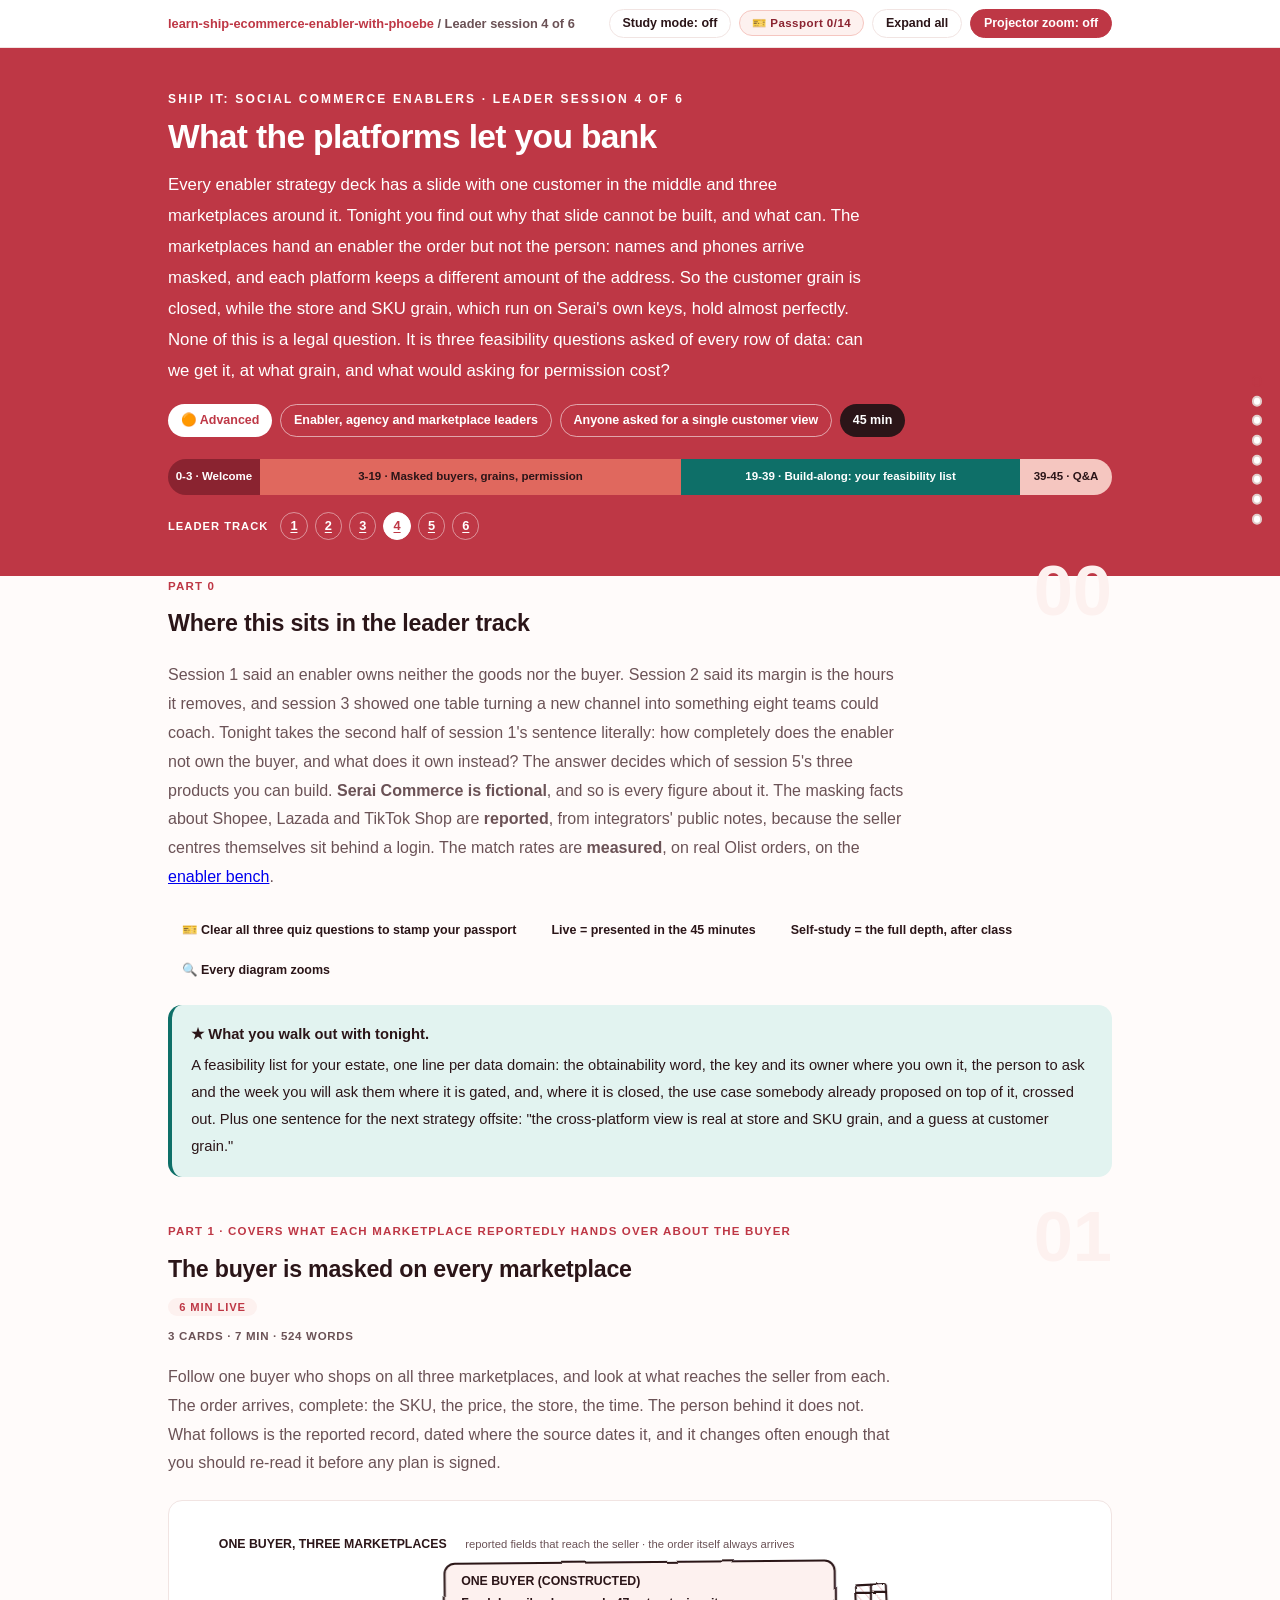
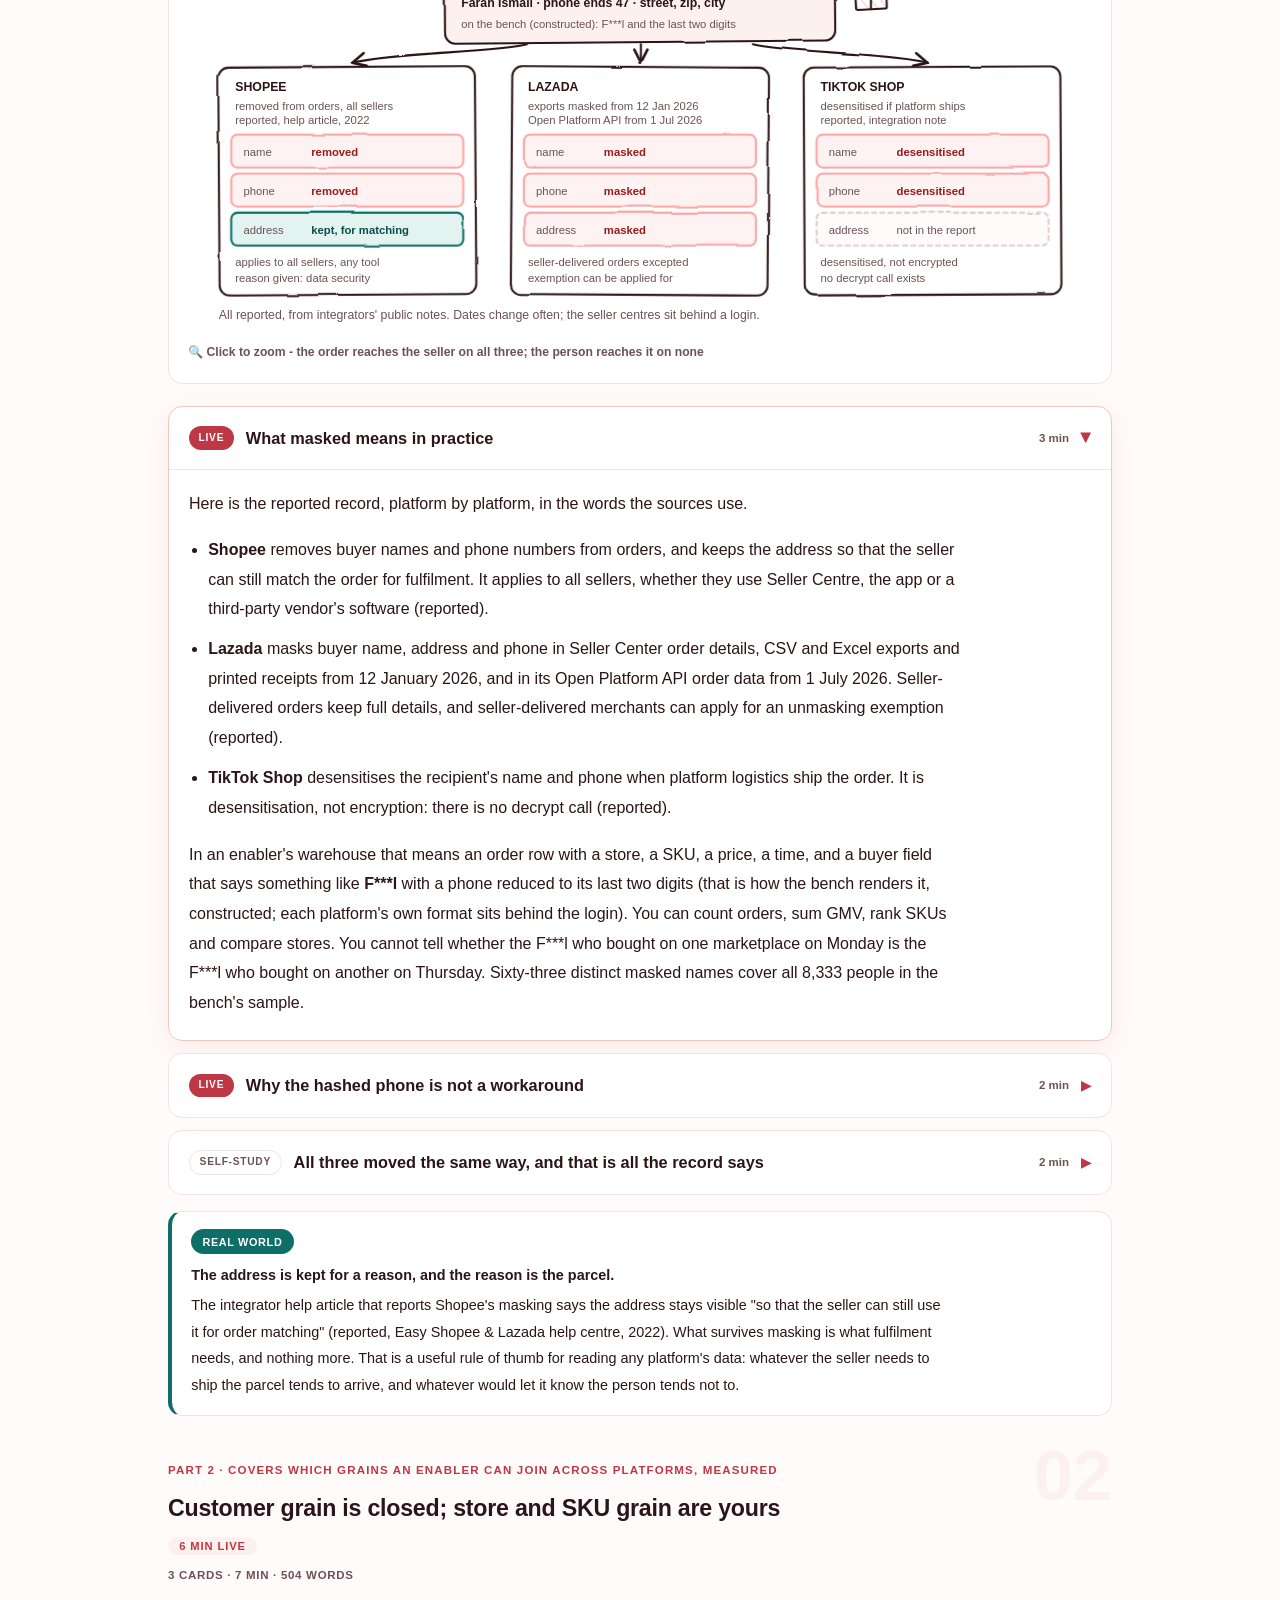
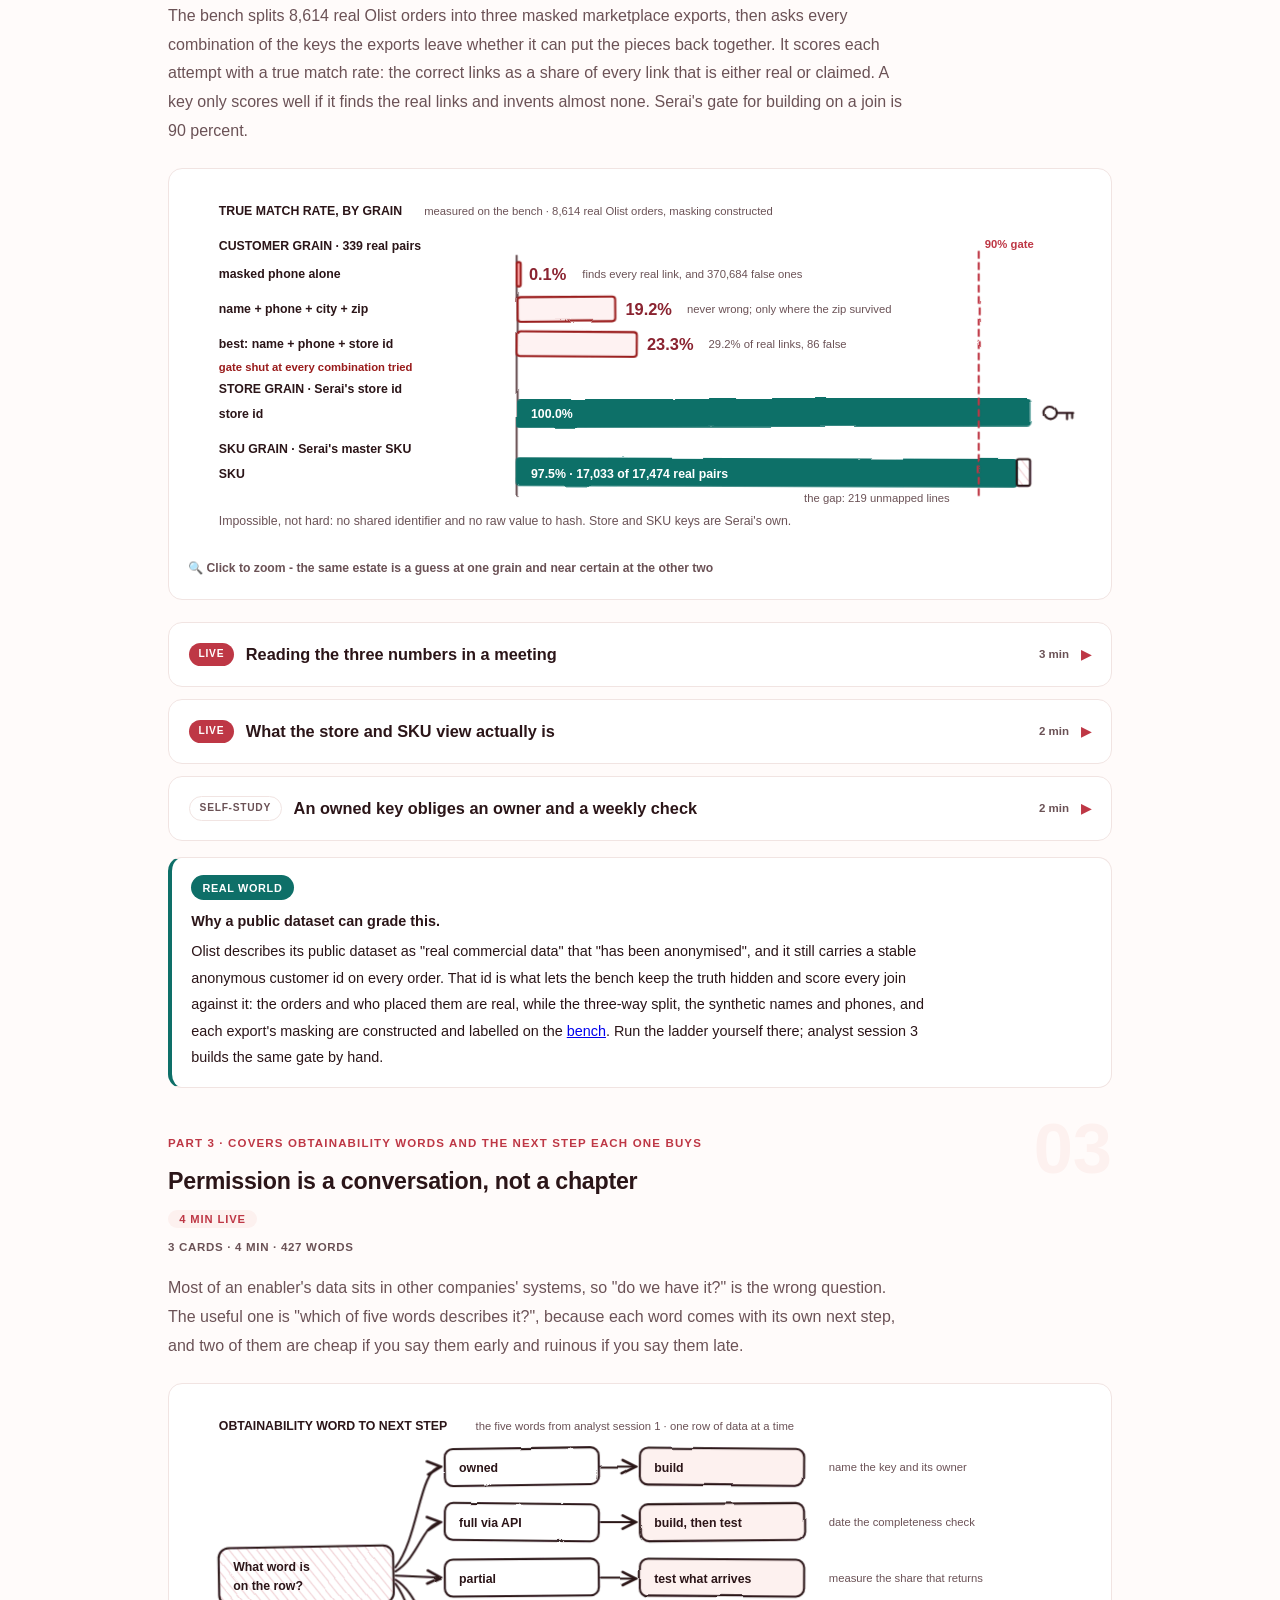
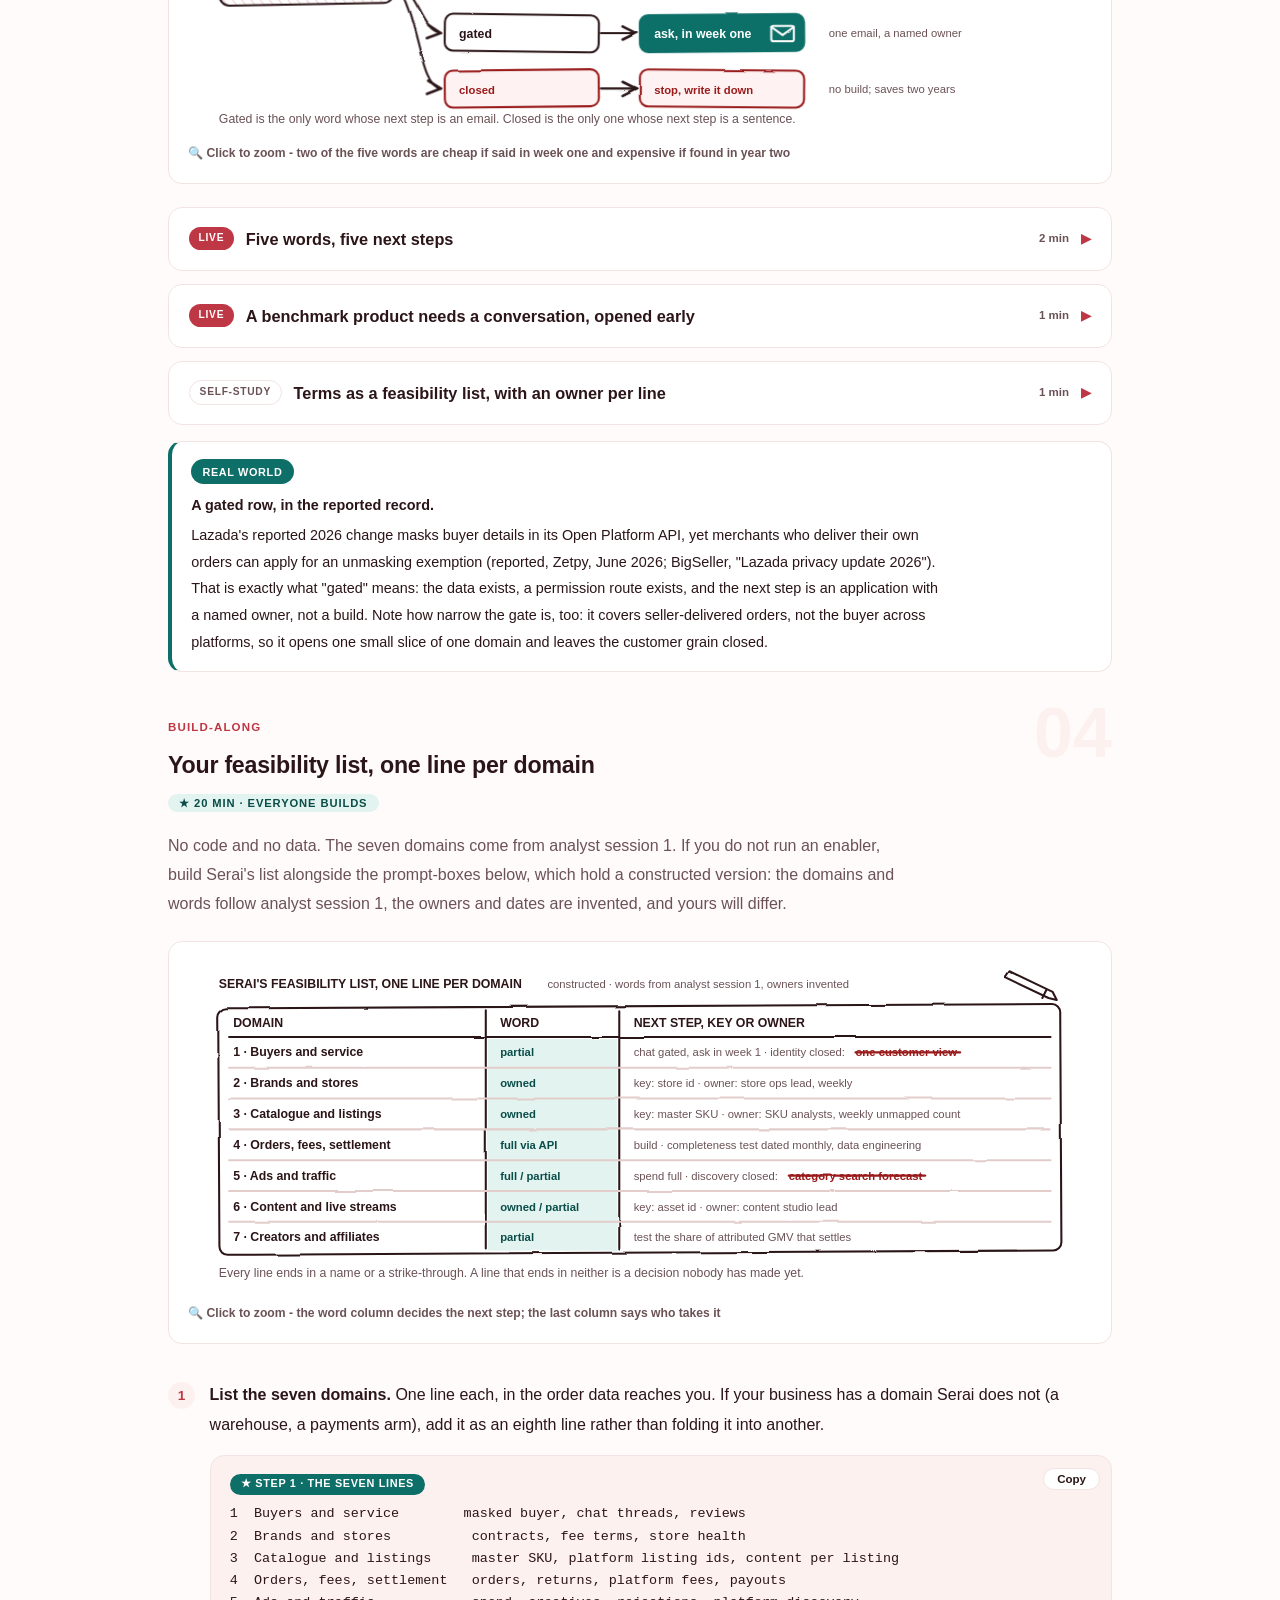
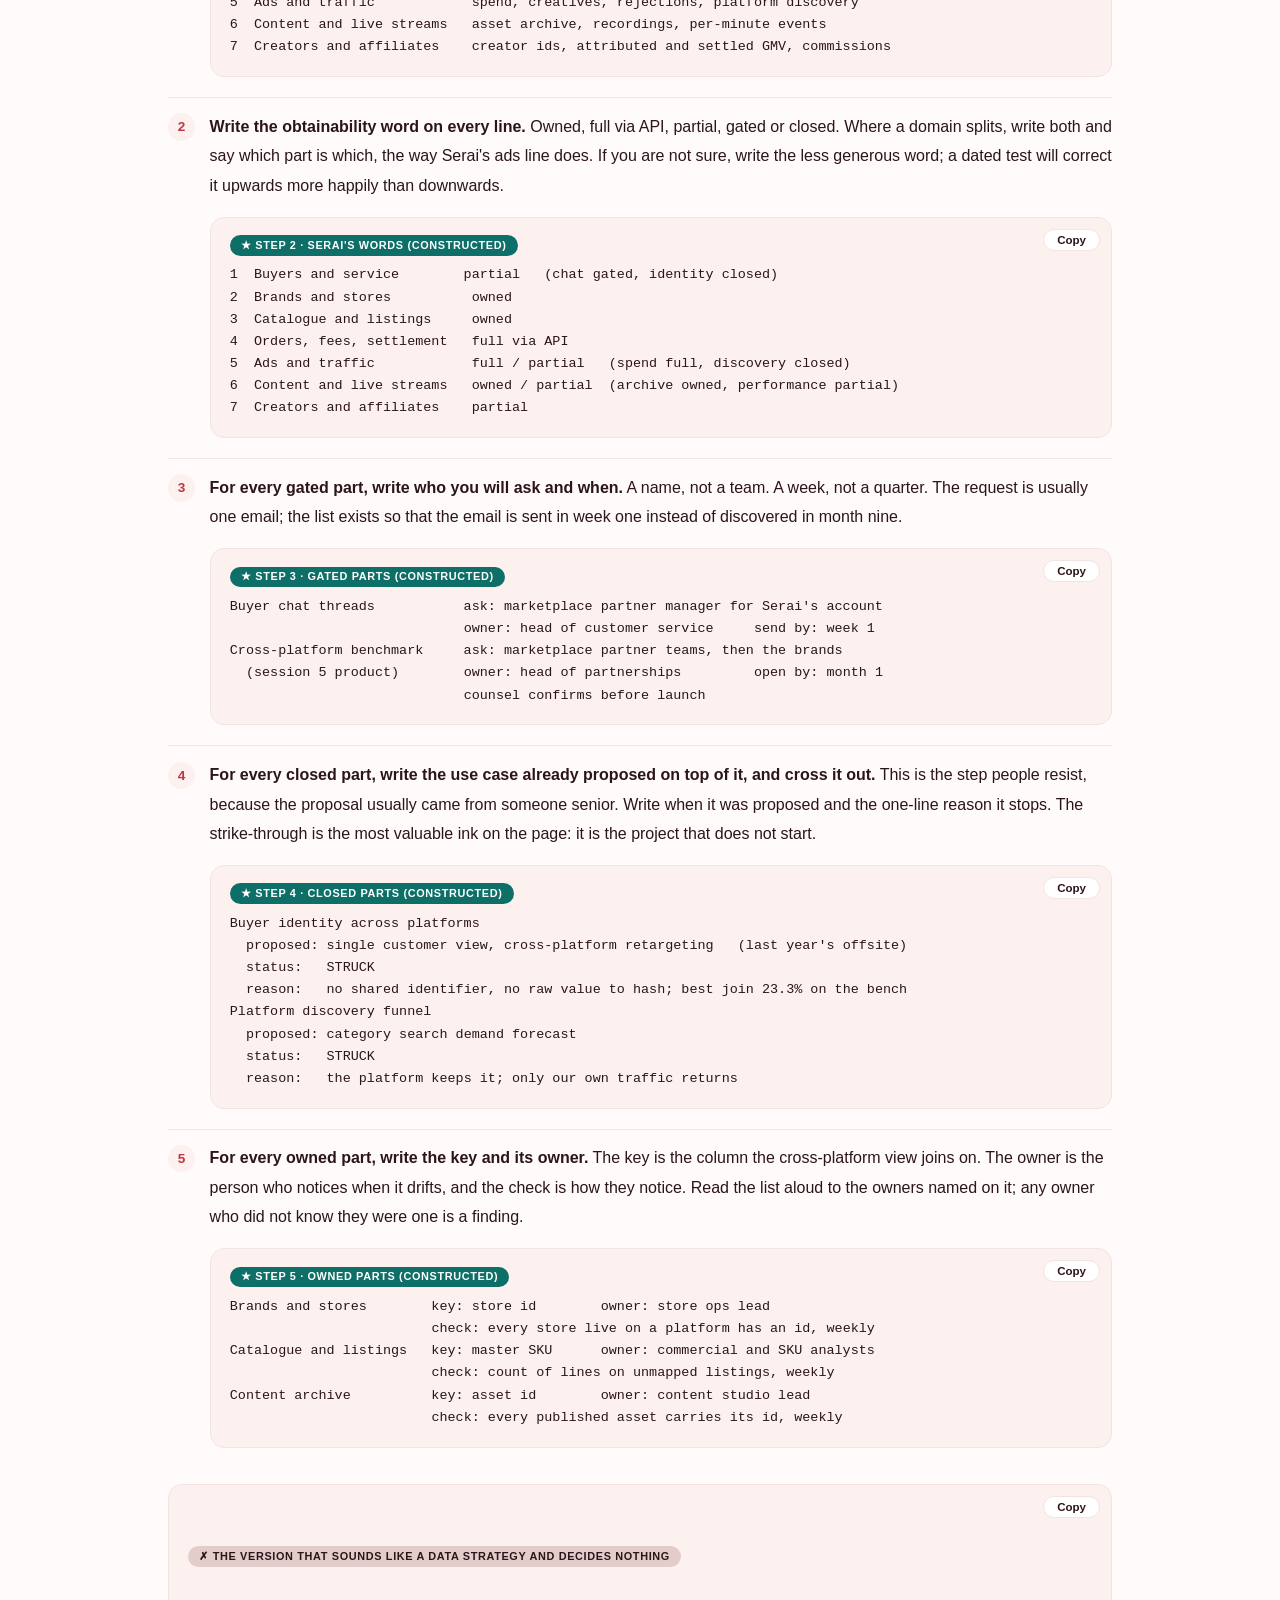
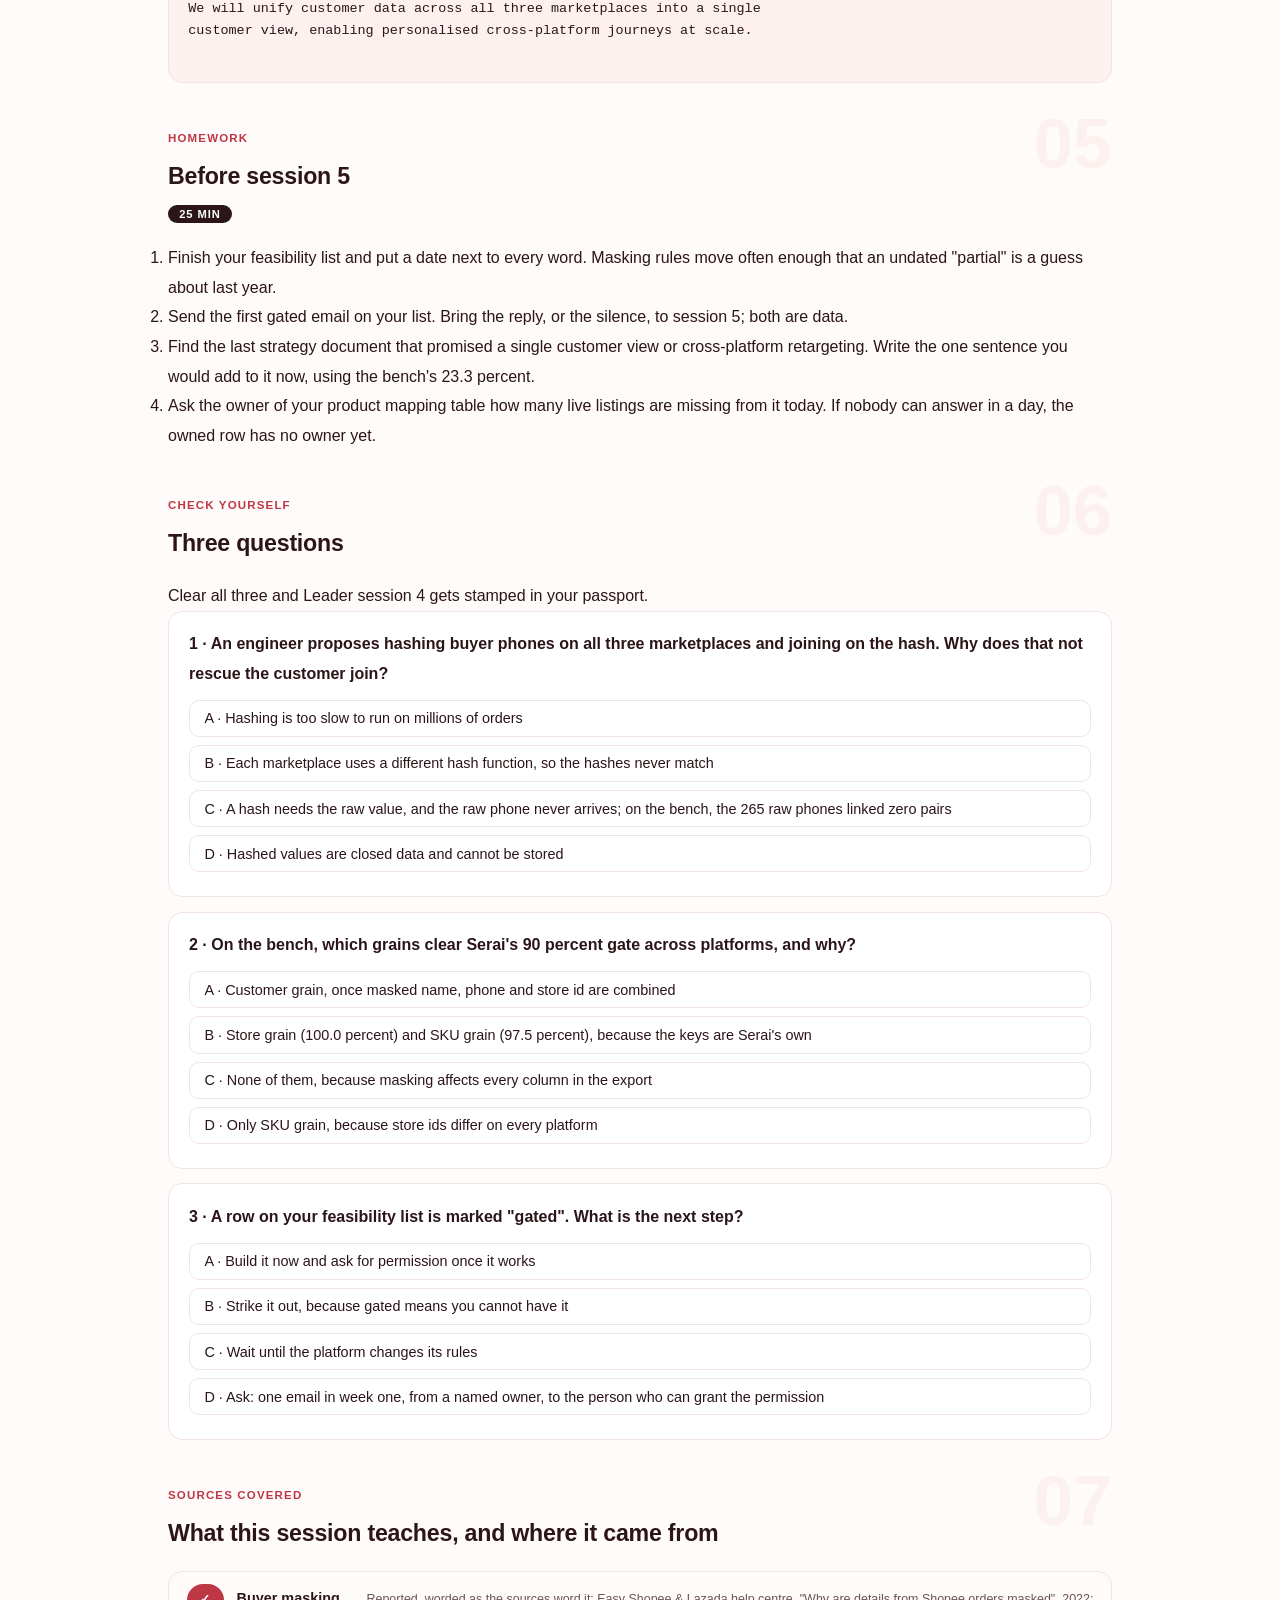
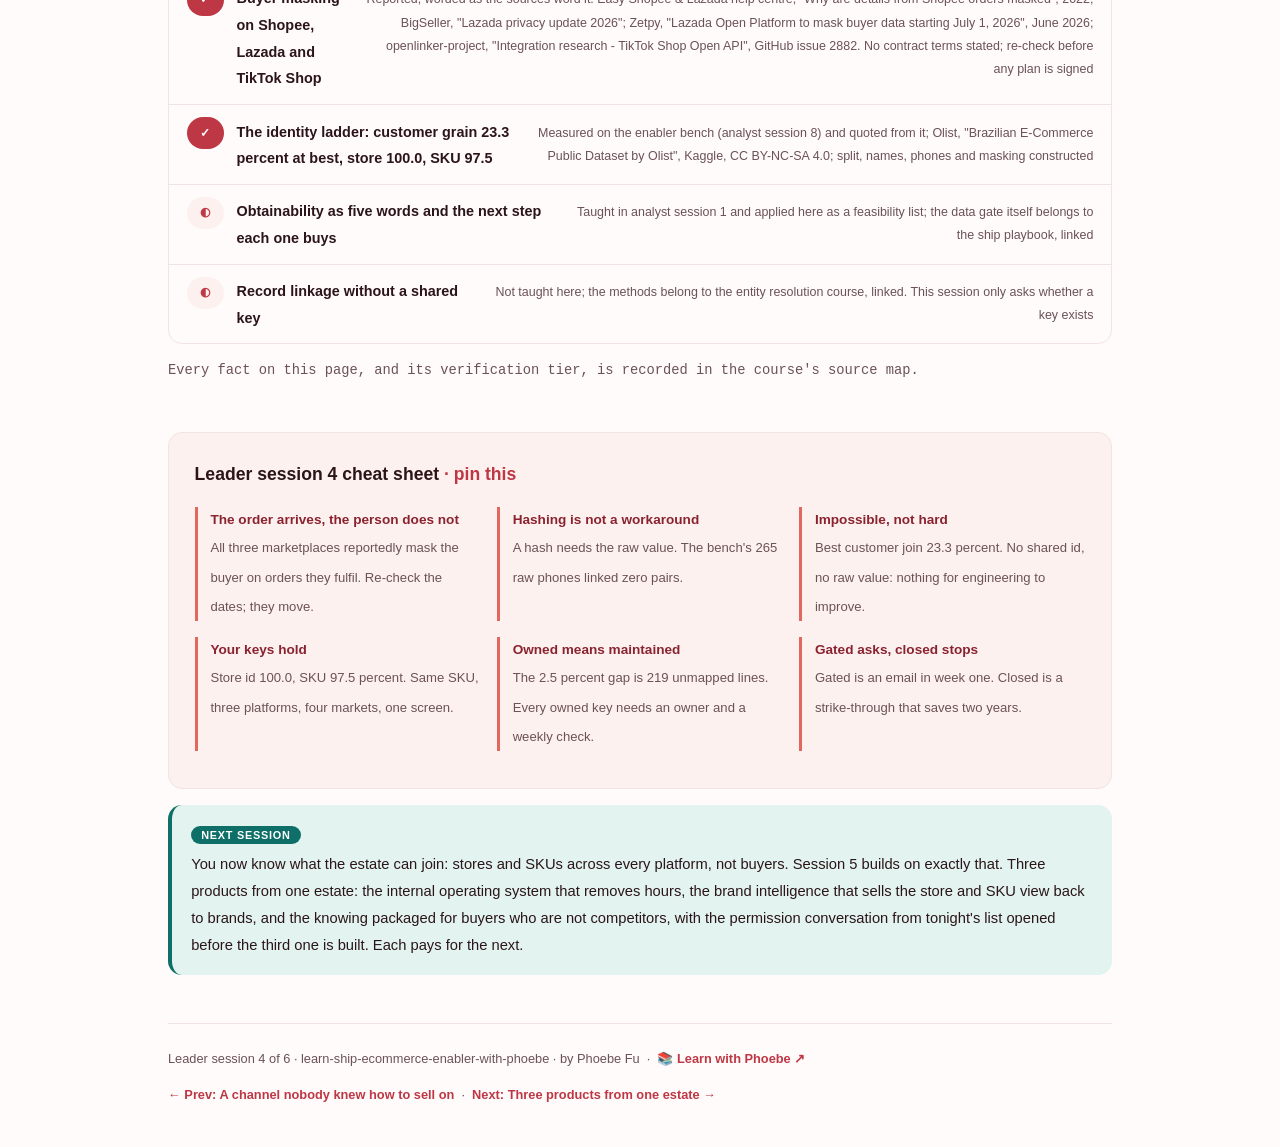
<file: courses/a4-what-the-platforms-let-you-bank.html>
<!DOCTYPE html>
<html lang="en">
<head>
<meta charset="UTF-8">
<meta name="viewport" content="width=device-width, initial-scale=1.0">
<!-- social:start -->
<meta name="description" content="Leader session 4 of 6. What the marketplaces let an enabler keep. The buyer arrives masked on all three, so customer grain is closed while store and SKU grain hold. A feasibility question, not a legal one: can we get it, at what grain, and what would a permission request cost.">
<meta property="og:type" content="article">
<meta property="og:site_name" content="Learn with Phoebe">
<meta property="og:title" content="What the platforms let you bank - learn ship ecommerce enabler with phoebe">
<meta property="og:description" content="Leader session 4 of 6. Customer grain stops at a 23.3 percent true match rate on real orders; Serai's own store id holds at 100. Impossible, not hard, and the feasibility list that says so.">
<meta property="og:url" content="https://phoebefu6.github.io/learn-ship-ecommerce-enabler-with-phoebe/courses/a4-what-the-platforms-let-you-bank.html">
<meta property="og:image" content="https://phoebefu6.github.io/learn-ship-ecommerce-enabler-with-phoebe/assets/og-cover.png">
<meta property="og:image:width" content="1200">
<meta property="og:image:height" content="630">
<meta name="twitter:card" content="summary_large_image">
<meta name="twitter:title" content="What the platforms let you bank - learn ship ecommerce enabler with phoebe">
<meta name="twitter:description" content="Leader session 4 of 6. The buyer is masked; store and SKU grain are yours; permission is a conversation.">
<meta name="twitter:image" content="https://phoebefu6.github.io/learn-ship-ecommerce-enabler-with-phoebe/assets/og-cover.png">
<!-- social:end -->
<title>Leader session 4 · What the platforms let you bank - learn ship ecommerce enabler with phoebe</title>
<link rel="stylesheet" href="../assets/style.css?v=22">
</head>
<body>

<div class="toolbar">
  <div class="wrap">
    <span class="crumb"><a href="../index.html">learn-ship-ecommerce-enabler-with-phoebe</a> / Leader session 4 of 6</span>
    <button class="btn" id="toggle-all" type="button">Expand all</button>
    <button class="btn primary" id="zoom-toggle" type="button">Projector zoom: off</button>
  </div>
</div>

<header class="masthead">
  <div class="wrap">
    <div class="eyebrow">Ship It: Social Commerce Enablers · Leader session 4 of 6</div>
    <h1>What the platforms <span class="accent">let you bank</span></h1>
    <p class="sub">Every enabler strategy deck has a slide with one customer in the middle and three marketplaces around it. Tonight you find out why that slide cannot be built, and what can. The marketplaces hand an enabler the order but not the person: names and phones arrive masked, and each platform keeps a different amount of the address. So the customer grain is closed, while the store and SKU grain, which run on Serai's own keys, hold almost perfectly. None of this is a legal question. It is three feasibility questions asked of every row of data: can we get it, at what grain, and what would asking for permission cost?</p>
    <div class="chip-row">
      <span class="chip level">🟠 Advanced</span>
      <span class="chip audience">Enabler, agency and marketplace leaders</span>
      <span class="chip audience">Anyone asked for a single customer view</span>
      <span class="chip time">45 min</span>
    </div>
    <div class="agenda">
      <span class="a1" style="flex:1">0-3 · Welcome</span>
      <span class="a2" style="flex:5">3-19 · Masked buyers, grains, permission</span>
      <span class="a3" style="flex:4">19-39 · Build-along: your feasibility list</span>
      <span class="a4" style="flex:1">39-45 · Q&amp;A</span>
    </div>
  </div>
</header>

<main class="wrap">

  <section class="section" id="intro">
    <div class="section-kicker">
      <span class="klabel">Part 0</span>
      <h2>Where this sits in the leader track</h2>
    </div>
    <p class="lede">Session 1 said an enabler owns neither the goods nor the buyer. Session 2 said its margin is the hours it removes, and session 3 showed one table turning a new channel into something eight teams could coach. Tonight takes the second half of session 1's sentence literally: how completely does the enabler not own the buyer, and what does it own instead? The answer decides which of session 5's three products you can build. <strong>Serai Commerce is fictional</strong>, and so is every figure about it. The masking facts about Shopee, Lazada and TikTok Shop are <strong>reported</strong>, from integrators' public notes, because the seller centres themselves sit behind a login. The match rates are <strong>measured</strong>, on real Olist orders, on the <a href="b8-the-enabler-bench.html">enabler bench</a>.</p>

    <div class="legend">
      <span class="pill">🎫 Clear all three quiz questions to stamp your passport</span>
      <span class="pill">Live = presented in the 45 minutes</span>
      <span class="pill">Self-study = the full depth, after class</span>
      <span class="pill">🔍 Every diagram zooms</span>
    </div>

    <div class="callout win">
      <p><strong>★ What you walk out with tonight.</strong> A feasibility list for your estate, one line per data domain: the obtainability word, the key and its owner where you own it, the person to ask and the week you will ask them where it is gated, and, where it is closed, the use case somebody already proposed on top of it, crossed out. Plus one sentence for the next strategy offsite: "the cross-platform view is real at store and SKU grain, and a guess at customer grain."</p>
    </div>
  </section>

  <section class="section" id="part-1">
    <div class="section-kicker">
      <span class="klabel">Part 1 · covers what each marketplace reportedly hands over about the buyer</span>
      <h2>The buyer is masked on every marketplace</h2>
      <span class="tag concept">6 min live</span>
    </div>
    <p class="lede">Follow one buyer who shops on all three marketplaces, and look at what reaches the seller from each. The order arrives, complete: the SKU, the price, the store, the time. The person behind it does not. What follows is the reported record, dated where the source dates it, and it changes often enough that you should re-read it before any plan is signed.</p>

    <figure class="zoomable">
      <svg viewBox="0 0 880 400" xmlns="http://www.w3.org/2000/svg" role="img" aria-label="One constructed buyer at the top, Farah Ismail, with a full name, a phone ending 47 and a street address, sends orders to three marketplaces. Reported fields that reach the seller. Shopee: name removed, phone removed, address kept for order matching, for all sellers. Lazada: name, phone and address masked in Seller Center and exports from 12 January 2026 and in the Open Platform API from 1 July 2026, seller-delivered orders excepted and an unmasking exemption can be applied for. TikTok Shop: recipient name and phone desensitised when platform logistics ship, with no decrypt call; the address is not covered by the report.">
        <defs>
          <filter id="a4aSk" x="-3%" y="-3%" width="106%" height="106%"><feTurbulence type="fractalNoise" baseFrequency="0.02" numOctaves="2" seed="43" result="n"/><feDisplacementMap in="SourceGraphic" in2="n" scale="2.4" xChannelSelector="R" yChannelSelector="G"/></filter>
          <pattern id="a4aHc" patternUnits="userSpaceOnUse" width="7" height="7" patternTransform="rotate(-38)"><line x1="0" y1="0" x2="0" y2="7" stroke="#BE3745" stroke-width="1" opacity=".5"/></pattern>
          <marker id="a4aAr" viewBox="0 0 10 10" refX="9" refY="5" markerWidth="8" markerHeight="8" orient="auto"><path d="M1 1 L9 5 L1 9" fill="none" stroke="#2B1518" stroke-width="1.6" stroke-linecap="round"/></marker>
        </defs>
        <style>
          .a4aH { font: 800 12px Inter, sans-serif; fill: #2B1518; }
          .a4aL { font: 600 12px Inter, sans-serif; fill: #2B1518; }
          .a4aS { font: 400 11px Inter, sans-serif; fill: #6B5256; }
          .a4aB { font: 800 11px Inter, sans-serif; fill: #0A4D48; }
          .a4aN { font: 400 12px Inter, sans-serif; fill: #6B5256; }
          .a4aR { font: 800 11px Inter, sans-serif; fill: #991B1B; }
        </style>

        <text class="a4aH" x="30" y="26">ONE BUYER, THREE MARKETPLACES</text>
        <text class="a4aS" x="270" y="26">reported fields that reach the seller · the order itself always arrives</text>

        <g filter="url(#a4aSk)" fill="none" stroke="#2B1518" stroke-width="2" stroke-linecap="round" stroke-linejoin="round">
          <!-- the buyer -->
          <rect x="250" y="40" width="380" height="78" rx="10" transform="rotate(-0.5 440 79)" fill="#FDF1EF"/>
          <!-- doodle: a parcel -->
          <rect x="650" y="62" width="30" height="24" rx="2" transform="rotate(-3 665 74)" fill="url(#a4aHc)"/>
          <path d="M650 70 L680 70 M665 62 L665 86"/>
          <!-- arrows down -->
          <path d="M330 120 C300 128 200 128 160 138" marker-end="url(#a4aAr)"/>
          <path d="M440 120 L440 138" marker-end="url(#a4aAr)"/>
          <path d="M550 120 C580 128 680 128 720 138" marker-end="url(#a4aAr)"/>
          <!-- three columns -->
          <rect x="30" y="142" width="250" height="222" rx="10" transform="rotate(-0.4 155 253)" fill="#FFFFFF"/>
          <rect x="315" y="142" width="250" height="222" rx="10" transform="rotate(0.4 440 253)" fill="#FFFFFF"/>
          <rect x="600" y="142" width="250" height="222" rx="10" transform="rotate(-0.3 725 253)" fill="#FFFFFF"/>
          <!-- rows: Shopee -->
          <rect x="42" y="208" width="226" height="32" rx="6" fill="#FEF2F2" stroke="#FCA5A5"/>
          <rect x="42" y="246" width="226" height="32" rx="6" fill="#FEF2F2" stroke="#FCA5A5"/>
          <rect x="42" y="284" width="226" height="32" rx="6" fill="#E2F3F0" stroke="#0E6F68"/>
          <!-- rows: Lazada -->
          <rect x="327" y="208" width="226" height="32" rx="6" fill="#FEF2F2" stroke="#FCA5A5"/>
          <rect x="327" y="246" width="226" height="32" rx="6" fill="#FEF2F2" stroke="#FCA5A5"/>
          <rect x="327" y="284" width="226" height="32" rx="6" fill="#FEF2F2" stroke="#FCA5A5"/>
          <!-- rows: TikTok Shop -->
          <rect x="612" y="208" width="226" height="32" rx="6" fill="#FEF2F2" stroke="#FCA5A5"/>
          <rect x="612" y="246" width="226" height="32" rx="6" fill="#FEF2F2" stroke="#FCA5A5"/>
          <rect x="612" y="284" width="226" height="32" rx="6" fill="#FFFBFA" stroke="#E2CDCB" stroke-dasharray="4 4"/>
        </g>

        <text class="a4aH" x="266" y="62">ONE BUYER (CONSTRUCTED)</text>
        <text class="a4aL" x="266" y="84">Farah Ismail · phone ends 47 · street, zip, city</text>
        <text class="a4aS" x="266" y="104">on the bench (constructed): F***l and the last two digits</text>

        <text class="a4aH" x="46" y="166">SHOPEE</text>
        <text class="a4aS" x="46" y="184">removed from orders, all sellers</text>
        <text class="a4aS" x="46" y="198">reported, help article, 2022</text>
        <text class="a4aS" x="54" y="229">name</text>
        <text class="a4aR" x="120" y="229">removed</text>
        <text class="a4aS" x="54" y="267">phone</text>
        <text class="a4aR" x="120" y="267">removed</text>
        <text class="a4aS" x="54" y="305">address</text>
        <text class="a4aB" x="120" y="305">kept, for matching</text>
        <text class="a4aS" x="46" y="336">applies to all sellers, any tool</text>
        <text class="a4aS" x="46" y="352">reason given: data security</text>

        <text class="a4aH" x="331" y="166">LAZADA</text>
        <text class="a4aS" x="331" y="184">exports masked from 12 Jan 2026</text>
        <text class="a4aS" x="331" y="198">Open Platform API from 1 Jul 2026</text>
        <text class="a4aS" x="339" y="229">name</text>
        <text class="a4aR" x="405" y="229">masked</text>
        <text class="a4aS" x="339" y="267">phone</text>
        <text class="a4aR" x="405" y="267">masked</text>
        <text class="a4aS" x="339" y="305">address</text>
        <text class="a4aR" x="405" y="305">masked</text>
        <text class="a4aS" x="331" y="336">seller-delivered orders excepted</text>
        <text class="a4aS" x="331" y="352">exemption can be applied for</text>

        <text class="a4aH" x="616" y="166">TIKTOK SHOP</text>
        <text class="a4aS" x="616" y="184">desensitised if platform ships</text>
        <text class="a4aS" x="616" y="198">reported, integration note</text>
        <text class="a4aS" x="624" y="229">name</text>
        <text class="a4aR" x="690" y="229">desensitised</text>
        <text class="a4aS" x="624" y="267">phone</text>
        <text class="a4aR" x="690" y="267">desensitised</text>
        <text class="a4aS" x="624" y="305">address</text>
        <text class="a4aS" x="690" y="305">not in the report</text>
        <text class="a4aS" x="616" y="336">desensitised, not encrypted</text>
        <text class="a4aS" x="616" y="352">no decrypt call exists</text>

        <text class="a4aN" x="30" y="388">All reported, from integrators' public notes. Dates change often; the seller centres sit behind a login.</text>
      </svg>
      <figcaption>🔍 Click to zoom - the order reaches the seller on all three; the person reaches it on none</figcaption>
    </figure>

    <details class="card" open>
      <summary><span class="mode live">Live</span>What masked means in practice<span class="mini">3 min</span><span class="caret">▶</span></summary>
      <div class="body">
        <p>Here is the reported record, platform by platform, in the words the sources use.</p>
        <ul>
          <li><strong>Shopee</strong> removes buyer names and phone numbers from orders, and keeps the address so that the seller can still match the order for fulfilment. It applies to all sellers, whether they use Seller Centre, the app or a third-party vendor's software (reported).</li>
          <li><strong>Lazada</strong> masks buyer name, address and phone in Seller Center order details, CSV and Excel exports and printed receipts from 12 January 2026, and in its Open Platform API order data from 1 July 2026. Seller-delivered orders keep full details, and seller-delivered merchants can apply for an unmasking exemption (reported).</li>
          <li><strong>TikTok Shop</strong> desensitises the recipient's name and phone when platform logistics ship the order. It is desensitisation, not encryption: there is no decrypt call (reported).</li>
        </ul>
        <p>In an enabler's warehouse that means an order row with a store, a SKU, a price, a time, and a buyer field that says something like <strong>F***l</strong> with a phone reduced to its last two digits (that is how the bench renders it, constructed; each platform's own format sits behind the login). You can count orders, sum GMV, rank SKUs and compare stores. You cannot tell whether the F***l who bought on one marketplace on Monday is the F***l who bought on another on Thursday. Sixty-three distinct masked names cover all 8,333 people in the bench's sample.</p>
      </div>
    </details>

    <details class="card">
      <summary><span class="mode live">Live</span>Why the hashed phone is not a workaround<span class="mini">2 min</span><span class="caret">▶</span></summary>
      <div class="body">
        <p>Somebody in the room will suggest it: "we do not need the phone, just a hash of it; hash it on every platform and join on the hash." A hash is a fingerprint of a value. It lets two systems agree that they hold the same phone number without either showing it. What it cannot do is fingerprint a value that never arrived. Hash "..47" on three platforms and you get the same hash for every buyer whose phone ends in 47.</p>
        <p>The bench tests exactly this. In its sample, 265 orders were shipped by the seller and so carried the raw phone and address (constructed, modelled on the seller-delivered exception). Hashing those phones and joining on the hash <strong>linked zero pairs</strong>: no two of the 265 were the same person, and every other order had no raw value to hash. You can say it in one line: "hashing is not a workaround for masking; it needs the value that was masked."</p>
      </div>
    </details>

    <details class="card">
      <summary><span class="mode self">Self-study</span>All three moved the same way, and that is all the record says<span class="mini">2 min</span><span class="caret">▶</span></summary>
      <div class="body">
        <p>Read the three rows together and one pattern is plain: in the reported record, every change runs towards less buyer data reaching the seller, never more. Lazada alone moved twice in 2026, first for its seller centre and exports, then for its API. Each platform keeps a different amount, and each has a narrow exception tied to who delivers the parcel.</p>
        <p>That is as far as the evidence goes. Nothing read for this page says what any platform will do next, and a roadmap should not pretend to know. The honest planning stance is to build nothing that needs the buyer's identity, treat the seller-delivered exceptions as a narrow slice rather than a door, and put a dated re-check of the masking rules on the feasibility list with an owner's name next to it.</p>
      </div>
    </details>

    <div class="callout example">
      <span class="ex-pill">Real world</span>
      <p><strong>The address is kept for a reason, and the reason is the parcel.</strong> The integrator help article that reports Shopee's masking says the address stays visible "so that the seller can still use it for order matching" (reported, Easy Shopee &amp; Lazada help centre, 2022). What survives masking is what fulfilment needs, and nothing more. That is a useful rule of thumb for reading any platform's data: whatever the seller needs to ship the parcel tends to arrive, and whatever would let it know the person tends not to.</p>
    </div>
  </section>

  <section class="section" id="part-2">
    <div class="section-kicker">
      <span class="klabel">Part 2 · covers which grains an enabler can join across platforms, measured</span>
      <h2>Customer grain is closed; store and SKU grain are yours</h2>
      <span class="tag concept">6 min live</span>
    </div>
    <p class="lede">The bench splits 8,614 real Olist orders into three masked marketplace exports, then asks every combination of the keys the exports leave whether it can put the pieces back together. It scores each attempt with a true match rate: the correct links as a share of every link that is either real or claimed. A key only scores well if it finds the real links and invents almost none. Serai's gate for building on a join is 90 percent.</p>

    <figure class="zoomable">
      <svg viewBox="0 0 880 350" xmlns="http://www.w3.org/2000/svg" role="img" aria-label="Hand-drawn bars of true match rate measured on the enabler bench against a dashed 90 percent gate. Customer grain: masked phone alone 0.1 percent, finding every real link and 370,684 false ones; masked name, masked phone, city and zip 19.2 percent, never wrong but only where the zip survived; best of all combinations, masked name, masked phone and store id, 23.3 percent, finding 29.2 percent of real links with 86 false. Store grain with store id: 100.0 percent. SKU grain with SKU: 97.5 percent, 17,033 of 17,474 real pairs, the gap being 219 unmapped lines.">
        <defs>
          <filter id="a4bSk" x="-3%" y="-3%" width="106%" height="106%"><feTurbulence type="fractalNoise" baseFrequency="0.02" numOctaves="2" seed="59" result="n"/><feDisplacementMap in="SourceGraphic" in2="n" scale="2.4" xChannelSelector="R" yChannelSelector="G"/></filter>
          <pattern id="a4bHc" patternUnits="userSpaceOnUse" width="7" height="7" patternTransform="rotate(-38)"><line x1="0" y1="0" x2="0" y2="7" stroke="#BE3745" stroke-width="1" opacity=".5"/></pattern>
          <marker id="a4bAr" viewBox="0 0 10 10" refX="9" refY="5" markerWidth="8" markerHeight="8" orient="auto"><path d="M1 1 L9 5 L1 9" fill="none" stroke="#2B1518" stroke-width="1.6" stroke-linecap="round"/></marker>
        </defs>
        <style>
          .a4bH { font: 800 12px Inter, sans-serif; fill: #2B1518; }
          .a4bL { font: 600 12px Inter, sans-serif; fill: #2B1518; }
          .a4bS { font: 400 11px Inter, sans-serif; fill: #6B5256; }
          .a4bV { font: 800 16px Inter, sans-serif; fill: #8A2330; }
          .a4bW { font: 800 12px Inter, sans-serif; fill: #FFFFFF; }
          .a4bA { font: 700 11px Inter, sans-serif; fill: #BE3745; }
          .a4bN { font: 400 12px Inter, sans-serif; fill: #6B5256; }
          .a4bR { font: 800 11px Inter, sans-serif; fill: #991B1B; }
        </style>

        <text class="a4bH" x="30" y="26">TRUE MATCH RATE, BY GRAIN</text>
        <text class="a4bS" x="230" y="26">measured on the bench · 8,614 real Olist orders, masking constructed</text>

        <g filter="url(#a4bSk)" fill="none" stroke="#2B1518" stroke-width="2" stroke-linecap="round" stroke-linejoin="round">
          <!-- axis -->
          <path d="M320 66 L320 300" stroke="#6B5256"/>
          <!-- customer grain bars -->
          <rect x="320" y="72" width="4" height="24" rx="2" fill="#FCA5A5" stroke="#991B1B"/>
          <rect x="320" y="106" width="96" height="24" rx="3" transform="rotate(-0.4 368 118)" fill="#FEF2F2" stroke="#991B1B"/>
          <rect x="320" y="140" width="117" height="24" rx="3" transform="rotate(0.4 378 152)" fill="#FEF2F2" stroke="#991B1B"/>
          <!-- store grain -->
          <rect x="320" y="206" width="500" height="26" rx="3" transform="rotate(-0.2 570 219)" fill="#0E6F68" stroke="#0E6F68"/>
          <!-- sku grain -->
          <rect x="320" y="264" width="487" height="26" rx="3" transform="rotate(0.2 563 277)" fill="#0E6F68" stroke="#0E6F68"/>
          <rect x="807" y="264" width="13" height="26" rx="2" fill="url(#a4bHc)"/>
          <!-- the 90 percent gate -->
          <path d="M770 62 L770 300" stroke="#BE3745" stroke-dasharray="6 5"/>
          <!-- doodle: a key beside the store bar -->
          <circle cx="840" cy="219" r="6"/>
          <path d="M846 219 L862 219 M856 219 L856 225 M861 219 L861 224"/>
        </g>

        <text class="a4bA" x="776" y="58">90% gate</text>

        <text class="a4bH" x="30" y="60">CUSTOMER GRAIN · 339 real pairs</text>
        <text class="a4bL" x="30" y="88">masked phone alone</text>
        <text class="a4bL" x="30" y="122">name + phone + city + zip</text>
        <text class="a4bL" x="30" y="156">best: name + phone + store id</text>
        <text class="a4bV" x="332" y="90">0.1%</text>
        <text class="a4bS" x="384" y="88">finds every real link, and 370,684 false ones</text>
        <text class="a4bV" x="426" y="124">19.2%</text>
        <text class="a4bS" x="486" y="122">never wrong; only where the zip survived</text>
        <text class="a4bV" x="447" y="158">23.3%</text>
        <text class="a4bS" x="507" y="156">29.2% of real links, 86 false</text>
        <text class="a4bR" x="30" y="178">gate shut at every combination tried</text>

        <text class="a4bH" x="30" y="200">STORE GRAIN · Serai's store id</text>
        <text class="a4bL" x="30" y="224">store id</text>
        <text class="a4bW" x="334" y="224">100.0%</text>

        <text class="a4bH" x="30" y="258">SKU GRAIN · Serai's master SKU</text>
        <text class="a4bL" x="30" y="282">SKU</text>
        <text class="a4bW" x="334" y="282">97.5% · 17,033 of 17,474 real pairs</text>
        <text class="a4bS" x="600" y="306">the gap: 219 unmapped lines</text>

        <text class="a4bN" x="30" y="328">Impossible, not hard: no shared identifier and no raw value to hash. Store and SKU keys are Serai's own.</text>
      </svg>
      <figcaption>🔍 Click to zoom - the same estate is a guess at one grain and near certain at the other two</figcaption>
    </figure>

    <details class="card">
      <summary><span class="mode live">Live</span>Reading the three numbers in a meeting<span class="mini">3 min</span><span class="caret">▶</span></summary>
      <div class="body">
        <p>Three numbers carry the whole argument, and each has a sentence you can say out loud.</p>
        <ul>
          <li><strong>23.3 percent</strong> is the best any combination of the keys reaches at customer grain: masked name plus masked phone plus store id, finding 29.2 percent of the real links with 86 false ones. "Our best customer join is wrong more often than it is complete."</li>
          <li><strong>Masked phone alone finds 100 percent of real links, and 370,684 false ones.</strong> This is the number that fools people, because "it finds every match" is true. "A key that finds everyone finds everyone else too."</li>
          <li><strong>100.0 and 97.5 percent</strong>: store id at store grain, SKU at SKU grain. "Across platforms, our stores and our products join; our buyers do not."</li>
        </ul>
        <p>The phrase to hold on to is <strong>impossible, not hard</strong>. Hard problems get better with more engineering: better matching, more features, a smarter model. This one has no shared identifier and no raw value to hash, so there is nothing for the engineering to work on. The methods that do link records without a shared key belong to the <a href="https://phoebefu6.github.io/learn-entity-resolution-with-phoebe/courses/01-no-shared-key.html">entity resolution course</a>; the bench shows why they have almost nothing to hold here. And note the honest limit the bench prints: with 8,614 orders the fragments look better than they would at Serai's scale, because false pairs grow with the square of the row count and true pairs only with the count.</p>
      </div>
    </details>

    <details class="card">
      <summary><span class="mode live">Live</span>What the store and SKU view actually is<span class="mini">2 min</span><span class="caret">▶</span></summary>
      <div class="body">
        <p>Drop the customer and look at what is left, because it is a lot. Serai runs 48 brand stores on three marketplaces in four markets (constructed). Every store has a Serai store id and every listing maps to a Serai master SKU. That means one screen can show <strong>the same SKU, on three platforms, in four markets</strong>: its price, its sell-through, its return rate, its content, its ad spend, week by week, for Serai's own portfolio.</p>
        <p>No single marketplace can show a brand that picture, because each sees only itself. No brand can build it easily, because it would need the same mapping work across every store. It is the real cross-platform moat, and it sits exactly where the bench says the joins hold. Session 5 builds its first product on it.</p>
      </div>
    </details>

    <details class="card">
      <summary><span class="mode self">Self-study</span>An owned key obliges an owner and a weekly check<span class="mini">2 min</span><span class="caret">▶</span></summary>
      <div class="body">
        <p>Look again at the 2.5 percent. SKU grain does not score 100 because 219 lines in the sample sit on listings missing from Serai's mapping table (the missing listings are constructed; the orders are real). Nobody broke anything. A brand launched a variant, a store manager listed it, and nobody added it to the table.</p>
        <p>That is what owning a key means. The platforms will never maintain Serai's master SKU; Serai has to. So the feasibility list does not stop at "owned": it names who owns the mapping table and when it is checked. A weekly count of unmapped lines, with a name next to it, is the whole control. Without it, the 97.5 drifts down one launch at a time and the cross-platform view quietly starts under-reporting the newest products, which are the ones brands ask about.</p>
      </div>
    </details>

    <div class="callout example">
      <span class="ex-pill">Real world</span>
      <p><strong>Why a public dataset can grade this.</strong> Olist describes its public dataset as "real commercial data" that "has been anonymised", and it still carries a stable anonymous customer id on every order. That id is what lets the bench keep the truth hidden and score every join against it: the orders and who placed them are real, while the three-way split, the synthetic names and phones, and each export's masking are constructed and labelled on the <a href="b8-the-enabler-bench.html">bench</a>. Run the ladder yourself there; analyst session 3 builds the same gate by hand.</p>
    </div>
  </section>

  <section class="section" id="part-3">
    <div class="section-kicker">
      <span class="klabel">Part 3 · covers obtainability words and the next step each one buys</span>
      <h2>Permission is a conversation, not a chapter</h2>
      <span class="tag concept">4 min live</span>
    </div>
    <p class="lede">Most of an enabler's data sits in other companies' systems, so "do we have it?" is the wrong question. The useful one is "which of five words describes it?", because each word comes with its own next step, and two of them are cheap if you say them early and ruinous if you say them late.</p>

    <figure class="zoomable">
      <svg viewBox="0 0 880 320" xmlns="http://www.w3.org/2000/svg" role="img" aria-label="A hand-drawn decision tree. From the question what word is on the row, five branches. Owned leads to build, naming the key and its owner. Full via API leads to build with a dated completeness test. Partial leads to test, measuring the share that returns. Gated leads to ask, one email in week one to a named owner. Closed leads to stop and write it down, with no build.">
        <defs>
          <filter id="a4cSk" x="-3%" y="-3%" width="106%" height="106%"><feTurbulence type="fractalNoise" baseFrequency="0.02" numOctaves="2" seed="67" result="n"/><feDisplacementMap in="SourceGraphic" in2="n" scale="2.4" xChannelSelector="R" yChannelSelector="G"/></filter>
          <pattern id="a4cHc" patternUnits="userSpaceOnUse" width="7" height="7" patternTransform="rotate(-38)"><line x1="0" y1="0" x2="0" y2="7" stroke="#BE3745" stroke-width="1" opacity=".5"/></pattern>
          <marker id="a4cAr" viewBox="0 0 10 10" refX="9" refY="5" markerWidth="8" markerHeight="8" orient="auto"><path d="M1 1 L9 5 L1 9" fill="none" stroke="#2B1518" stroke-width="1.6" stroke-linecap="round"/></marker>
        </defs>
        <style>
          .a4cH { font: 800 12px Inter, sans-serif; fill: #2B1518; }
          .a4cL { font: 600 12px Inter, sans-serif; fill: #2B1518; }
          .a4cS { font: 400 11px Inter, sans-serif; fill: #6B5256; }
          .a4cW { font: 800 12px Inter, sans-serif; fill: #FFFFFF; }
          .a4cN { font: 400 12px Inter, sans-serif; fill: #6B5256; }
          .a4cR { font: 800 11px Inter, sans-serif; fill: #991B1B; }
        </style>

        <text class="a4cH" x="30" y="26">OBTAINABILITY WORD TO NEXT STEP</text>
        <text class="a4cS" x="280" y="26">the five words from analyst session 1 · one row of data at a time</text>

        <g filter="url(#a4cSk)" fill="none" stroke="#2B1518" stroke-width="2" stroke-linecap="round" stroke-linejoin="round">
          <!-- root -->
          <rect x="30" y="140" width="170" height="56" rx="10" transform="rotate(-1 115 168)" fill="url(#a4cHc)"/>
          <!-- branches -->
          <path d="M202 160 C225 130 225 64 246 62" marker-end="url(#a4cAr)"/>
          <path d="M202 164 C225 150 228 118 246 116" marker-end="url(#a4cAr)"/>
          <path d="M202 168 L246 170" marker-end="url(#a4cAr)"/>
          <path d="M202 172 C225 186 228 222 246 224" marker-end="url(#a4cAr)"/>
          <path d="M202 176 C225 206 225 276 246 278" marker-end="url(#a4cAr)"/>
          <!-- word boxes -->
          <rect x="250" y="44" width="150" height="36" rx="8" transform="rotate(-0.8 325 62)" fill="#FFFFFF"/>
          <rect x="250" y="98" width="150" height="36" rx="8" transform="rotate(0.6 325 116)" fill="#FFFFFF"/>
          <rect x="250" y="152" width="150" height="36" rx="8" transform="rotate(-0.5 325 170)" fill="#FFFFFF"/>
          <rect x="250" y="206" width="150" height="36" rx="8" transform="rotate(0.7 325 224)" fill="#FFFFFF"/>
          <rect x="250" y="260" width="150" height="36" rx="8" transform="rotate(-0.6 325 278)" fill="#FEF2F2" stroke="#991B1B"/>
          <!-- word to action -->
          <path d="M402 62 L436 62" marker-end="url(#a4cAr)"/>
          <path d="M402 116 L436 116" marker-end="url(#a4cAr)"/>
          <path d="M402 170 L436 170" marker-end="url(#a4cAr)"/>
          <path d="M402 224 L436 224" marker-end="url(#a4cAr)"/>
          <path d="M402 278 L436 278" marker-end="url(#a4cAr)"/>
          <!-- action boxes -->
          <rect x="440" y="44" width="160" height="36" rx="8" transform="rotate(0.5 520 62)" fill="#FDF1EF"/>
          <rect x="440" y="98" width="160" height="36" rx="8" transform="rotate(-0.5 520 116)" fill="#FDF1EF"/>
          <rect x="440" y="152" width="160" height="36" rx="8" transform="rotate(0.4 520 170)" fill="#FDF1EF"/>
          <rect x="440" y="206" width="160" height="36" rx="8" transform="rotate(-0.4 520 224)" fill="#0E6F68" stroke="#0E6F68"/>
          <rect x="440" y="260" width="160" height="36" rx="8" transform="rotate(0.5 520 278)" fill="#FEF2F2" stroke="#991B1B"/>
          <!-- doodle: an envelope inside the ask box -->
          <rect x="568" y="217" width="22" height="15" rx="2" stroke="#FFFFFF"/>
          <path d="M568 218 L579 226 L590 218" stroke="#FFFFFF"/>
        </g>

        <text class="a4cH" x="44" y="164">What word is</text>
        <text class="a4cH" x="44" y="182">on the row?</text>

        <text class="a4cL" x="264" y="67">owned</text>
        <text class="a4cL" x="264" y="121">full via API</text>
        <text class="a4cL" x="264" y="175">partial</text>
        <text class="a4cL" x="264" y="229">gated</text>
        <text class="a4cR" x="264" y="283">closed</text>

        <text class="a4cL" x="454" y="67">build</text>
        <text class="a4cL" x="454" y="121">build, then test</text>
        <text class="a4cL" x="454" y="175">test what arrives</text>
        <text class="a4cW" x="454" y="229">ask, in week one</text>
        <text class="a4cR" x="454" y="283">stop, write it down</text>

        <text class="a4cS" x="624" y="66">name the key and its owner</text>
        <text class="a4cS" x="624" y="120">date the completeness check</text>
        <text class="a4cS" x="624" y="174">measure the share that returns</text>
        <text class="a4cS" x="624" y="228">one email, a named owner</text>
        <text class="a4cS" x="624" y="282">no build; saves two years</text>

        <text class="a4cN" x="30" y="312">Gated is the only word whose next step is an email. Closed is the only one whose next step is a sentence.</text>
      </svg>
      <figcaption>🔍 Click to zoom - two of the five words are cheap if said in week one and expensive if found in year two</figcaption>
    </figure>

    <details class="card">
      <summary><span class="mode live">Live</span>Five words, five next steps<span class="mini">2 min</span><span class="caret">▶</span></summary>
      <div class="body">
        <p>The scale comes from <a href="b1-seven-domains.html">analyst session 1</a>, and it is a finer cut of the three states in the <a href="https://phoebefu6.github.io/learn-ship-playbook-with-phoebe/courses/04-the-data-gate.html">playbook's data gate session</a>, which is where the gate itself is taught.</p>
        <table class="clean">
          <thead><tr><th>Word</th><th>Means</th><th>Next step</th></tr></thead>
          <tbody>
            <tr><td><strong>Owned</strong></td><td>Yours outright: the master SKU, the store list, the content archive</td><td>Build; name the key and its owner</td></tr>
            <tr><td><strong>Full via API</strong></td><td>Complete for your own stores: orders, fees, settlement</td><td>Build, with a dated test that it really is complete</td></tr>
            <tr><td><strong>Partial</strong></td><td>Some of it returns, the rest stays inside the platform: creator attribution, traffic</td><td>Test what share arrives before promising anything on it</td></tr>
            <tr><td><strong>Gated</strong></td><td>Exists behind a permission you can ask for</td><td>An email in week one, to a named person</td></tr>
            <tr><td><strong>Closed</strong></td><td>Not available, and no workaround: the buyer across platforms</td><td>Write it down so nobody spends two years on it</td></tr>
          </tbody>
        </table>
        <p>Gated and closed are both "we do not have it today", and they call for opposite moves. Mixing them up is the most expensive mistake on the list: treat a gated row as closed and you give up a product for want of an email; treat a closed row as gated and you fund a two-year project waiting for a yes that cannot come.</p>
      </div>
    </details>

    <details class="card">
      <summary><span class="mode live">Live</span>A benchmark product needs a conversation, opened early<span class="mini">1 min</span><span class="caret">▶</span></summary>
      <div class="body">
        <p>Session 5's most valuable idea is a cross-platform benchmark: how a category performs across three marketplaces and four markets, drawn from what Serai sees running 48 stores. Every number in it comes from data that one platform or one brand handed Serai to do a job. Whether it can be reused to sell something else is not a question the data team answers, and it is not one to answer at launch.</p>
        <p>So the feasibility list gives that line a <strong>commercial owner</strong> (constructed: Serai's head of partnerships) and a date in the first month, for the conversation with the marketplaces' partner teams and the brands. It might end in a yes, a yes with conditions, or a no. All three are cheaper in month one than in month nine.</p>
      </div>
    </details>

    <details class="card">
      <summary><span class="mode self">Self-study</span>Terms as a feasibility list, with an owner per line<span class="mini">1 min</span><span class="caret">▶</span></summary>
      <div class="body">
        <p>A leader does not need to read platform terms like a lawyer. They need a list: each thing the roadmap depends on, the obtainability word, who owns finding out, and the date it was last checked. When a line carries a product the business is betting real money on, the owner takes it to counsel to confirm, and the list records that it was confirmed and when.</p>
        <p>That is the whole method. It keeps the question where a leader can act on it, in feasibility: can we get it, at what grain, and what would asking cost. It keeps interpretation where it belongs, with the people qualified to give it.</p>
      </div>
    </details>

    <div class="callout example">
      <span class="ex-pill">Real world</span>
      <p><strong>A gated row, in the reported record.</strong> Lazada's reported 2026 change masks buyer details in its Open Platform API, yet merchants who deliver their own orders can apply for an unmasking exemption (reported, Zetpy, June 2026; BigSeller, "Lazada privacy update 2026"). That is exactly what "gated" means: the data exists, a permission route exists, and the next step is an application with a named owner, not a build. Note how narrow the gate is, too: it covers seller-delivered orders, not the buyer across platforms, so it opens one small slice of one domain and leaves the customer grain closed.</p>
    </div>
  </section>

  <section class="section" id="demo-1">
    <div class="section-kicker">
      <span class="klabel">Build-along</span>
      <h2>Your feasibility list, one line per domain</h2>
      <span class="tag demo">★ 20 min · everyone builds</span>
    </div>
    <p class="lede">No code and no data. The seven domains come from analyst session 1. If you do not run an enabler, build Serai's list alongside the prompt-boxes below, which hold a constructed version: the domains and words follow analyst session 1, the owners and dates are invented, and yours will differ.</p>

    <figure class="zoomable">
      <svg viewBox="0 0 880 322" xmlns="http://www.w3.org/2000/svg" role="img" aria-label="Serai's feasibility list as a hand-drawn sheet of seven rows with three columns: domain, obtainability word, and the next step, key or owner. Buyers and service, partial: chat gated, ask in week one; identity closed, single customer view crossed out. Brands and stores, owned: key store id. Catalogue and listings, owned: key master SKU, weekly unmapped check. Orders, fees and settlement, full via API: dated completeness test. Ads and traffic, full and partial: discovery closed, a category search forecast crossed out. Content and live streams, owned and partial: key asset id. Creators and affiliates, partial: test the share that settles.">
        <defs>
          <filter id="a4dSk" x="-3%" y="-3%" width="106%" height="106%"><feTurbulence type="fractalNoise" baseFrequency="0.02" numOctaves="2" seed="71" result="n"/><feDisplacementMap in="SourceGraphic" in2="n" scale="2.4" xChannelSelector="R" yChannelSelector="G"/></filter>
          <pattern id="a4dHc" patternUnits="userSpaceOnUse" width="7" height="7" patternTransform="rotate(-38)"><line x1="0" y1="0" x2="0" y2="7" stroke="#BE3745" stroke-width="1" opacity=".5"/></pattern>
        </defs>
        <style>
          .a4dH { font: 800 12px Inter, sans-serif; fill: #2B1518; }
          .a4dL { font: 600 12px Inter, sans-serif; fill: #2B1518; }
          .a4dS { font: 400 11px Inter, sans-serif; fill: #6B5256; }
          .a4dB { font: 800 11px Inter, sans-serif; fill: #0A4D48; }
          .a4dN { font: 400 12px Inter, sans-serif; fill: #6B5256; }
          .a4dR { font: 800 11px Inter, sans-serif; fill: #991B1B; }
        </style>

        <text class="a4dH" x="30" y="26">SERAI'S FEASIBILITY LIST, ONE LINE PER DOMAIN</text>
        <text class="a4dS" x="350" y="26">constructed · words from analyst session 1, owners invented</text>

        <g filter="url(#a4dSk)" fill="none" stroke="#2B1518" stroke-width="2" stroke-linecap="round" stroke-linejoin="round">
          <!-- the sheet -->
          <rect x="30" y="44" width="820" height="240" rx="8" transform="rotate(-0.3 440 164)" fill="#FFFFFF"/>
          <!-- the word column, the one thing -->
          <rect x="292" y="76" width="126" height="206" fill="#E2F3F0" stroke="none"/>
          <path d="M290 48 L290 280 M420 48 L420 280"/>
          <path d="M40 74 L840 74"/>
          <path d="M40 104 L840 104 M40 134 L840 134 M40 164 L840 164 M40 194 L840 194 M40 224 L840 224 M40 254 L840 254" stroke="#E2CDCB"/>
          <!-- crossed-out use cases on closed rows -->
          <path d="M650 89 L752 89" stroke="#991B1B" data-strike/>
          <path d="M585 209 L718 209" stroke="#991B1B" data-strike/>
          <!-- doodle: a pencil -->
          <path d="M800 10 L842 30 L846 38 L838 36 L796 16 Z"/>
          <path d="M836 28 L832 36"/>
        </g>

        <text class="a4dH" x="44" y="64">DOMAIN</text>
        <text class="a4dH" x="304" y="64">WORD</text>
        <text class="a4dH" x="434" y="64">NEXT STEP, KEY OR OWNER</text>

        <text class="a4dL" x="44" y="93">1 · Buyers and service</text>
        <text class="a4dB" x="304" y="93">partial</text>
        <text class="a4dS" x="434" y="93">chat gated, ask in week 1 · identity closed:</text>
        <text class="a4dR" x="650" y="93">one customer view</text>

        <text class="a4dL" x="44" y="123">2 · Brands and stores</text>
        <text class="a4dB" x="304" y="123">owned</text>
        <text class="a4dS" x="434" y="123">key: store id · owner: store ops lead, weekly</text>

        <text class="a4dL" x="44" y="153">3 · Catalogue and listings</text>
        <text class="a4dB" x="304" y="153">owned</text>
        <text class="a4dS" x="434" y="153">key: master SKU · owner: SKU analysts, weekly unmapped count</text>

        <text class="a4dL" x="44" y="183">4 · Orders, fees, settlement</text>
        <text class="a4dB" x="304" y="183">full via API</text>
        <text class="a4dS" x="434" y="183">build · completeness test dated monthly, data engineering</text>

        <text class="a4dL" x="44" y="213">5 · Ads and traffic</text>
        <text class="a4dB" x="304" y="213">full / partial</text>
        <text class="a4dS" x="434" y="213">spend full · discovery closed:</text>
        <text class="a4dR" x="585" y="213">category search forecast</text>

        <text class="a4dL" x="44" y="243">6 · Content and live streams</text>
        <text class="a4dB" x="304" y="243">owned / partial</text>
        <text class="a4dS" x="434" y="243">key: asset id · owner: content studio lead</text>

        <text class="a4dL" x="44" y="273">7 · Creators and affiliates</text>
        <text class="a4dB" x="304" y="273">partial</text>
        <text class="a4dS" x="434" y="273">test the share of attributed GMV that settles</text>

        <text class="a4dN" x="30" y="308">Every line ends in a name or a strike-through. A line that ends in neither is a decision nobody has made yet.</text>
      </svg>
      <figcaption>🔍 Click to zoom - the word column decides the next step; the last column says who takes it</figcaption>
    </figure>

    <div class="steps">
      <div class="step">
        <p><strong>List the seven domains.</strong> One line each, in the order data reaches you. If your business has a domain Serai does not (a warehouse, a payments arm), add it as an eighth line rather than folding it into another.</p>
        <div class="prompt-box good"><span class="label">★ Step 1 · the seven lines</span>1  Buyers and service        masked buyer, chat threads, reviews
2  Brands and stores          contracts, fee terms, store health
3  Catalogue and listings     master SKU, platform listing ids, content per listing
4  Orders, fees, settlement   orders, returns, platform fees, payouts
5  Ads and traffic            spend, creatives, rejections, platform discovery
6  Content and live streams   asset archive, recordings, per-minute events
7  Creators and affiliates    creator ids, attributed and settled GMV, commissions</div>
      </div>
      <div class="step">
        <p><strong>Write the obtainability word on every line.</strong> Owned, full via API, partial, gated or closed. Where a domain splits, write both and say which part is which, the way Serai's ads line does. If you are not sure, write the less generous word; a dated test will correct it upwards more happily than downwards.</p>
        <div class="prompt-box good"><span class="label">★ Step 2 · Serai's words (constructed)</span>1  Buyers and service        partial   (chat gated, identity closed)
2  Brands and stores          owned
3  Catalogue and listings     owned
4  Orders, fees, settlement   full via API
5  Ads and traffic            full / partial   (spend full, discovery closed)
6  Content and live streams   owned / partial  (archive owned, performance partial)
7  Creators and affiliates    partial</div>
      </div>
      <div class="step">
        <p><strong>For every gated part, write who you will ask and when.</strong> A name, not a team. A week, not a quarter. The request is usually one email; the list exists so that the email is sent in week one instead of discovered in month nine.</p>
        <div class="prompt-box good"><span class="label">★ Step 3 · gated parts (constructed)</span>Buyer chat threads           ask: marketplace partner manager for Serai's account
                             owner: head of customer service     send by: week 1
Cross-platform benchmark     ask: marketplace partner teams, then the brands
  (session 5 product)        owner: head of partnerships         open by: month 1
                             counsel confirms before launch</div>
      </div>
      <div class="step">
        <p><strong>For every closed part, write the use case already proposed on top of it, and cross it out.</strong> This is the step people resist, because the proposal usually came from someone senior. Write when it was proposed and the one-line reason it stops. The strike-through is the most valuable ink on the page: it is the project that does not start.</p>
        <div class="prompt-box good"><span class="label">★ Step 4 · closed parts (constructed)</span>Buyer identity across platforms
  proposed: single customer view, cross-platform retargeting   (last year's offsite)
  status:   STRUCK
  reason:   no shared identifier, no raw value to hash; best join 23.3% on the bench
Platform discovery funnel
  proposed: category search demand forecast
  status:   STRUCK
  reason:   the platform keeps it; only our own traffic returns</div>
      </div>
      <div class="step">
        <p><strong>For every owned part, write the key and its owner.</strong> The key is the column the cross-platform view joins on. The owner is the person who notices when it drifts, and the check is how they notice. Read the list aloud to the owners named on it; any owner who did not know they were one is a finding.</p>
        <div class="prompt-box good"><span class="label">★ Step 5 · owned parts (constructed)</span>Brands and stores        key: store id        owner: store ops lead
                         check: every store live on a platform has an id, weekly
Catalogue and listings   key: master SKU      owner: commercial and SKU analysts
                         check: count of lines on unmapped listings, weekly
Content archive          key: asset id        owner: content studio lead
                         check: every published asset carries its id, weekly</div>
      </div>
    </div>

    <div class="prompt-box bad">
      <span class="label">✗ The version that sounds like a data strategy and decides nothing</span>
We will unify customer data across all three marketplaces into a single
customer view, enabling personalised cross-platform journeys at scale.
    </div>
  </section>

  <section class="section" id="exercise">
    <div class="section-kicker">
      <span class="klabel">Homework</span>
      <h2>Before session 5</h2>
      <span class="tag exercise">25 min</span>
    </div>
    <ol>
      <li>Finish your feasibility list and put a date next to every word. Masking rules move often enough that an undated "partial" is a guess about last year.</li>
      <li>Send the first gated email on your list. Bring the reply, or the silence, to session 5; both are data.</li>
      <li>Find the last strategy document that promised a single customer view or cross-platform retargeting. Write the one sentence you would add to it now, using the bench's 23.3 percent.</li>
      <li>Ask the owner of your product mapping table how many live listings are missing from it today. If nobody can answer in a day, the owned row has no owner yet.</li>
    </ol>
  </section>

  <section class="section" id="quiz">
    <div class="section-kicker">
      <span class="klabel">Check yourself</span>
      <h2>Three questions</h2>
    </div>
    <p>Clear all three and Leader session 4 gets stamped in your passport.</p>

    <div class="quiz-q" data-answer="2">
      <p class="qtext">1 · An engineer proposes hashing buyer phones on all three marketplaces and joining on the hash. Why does that not rescue the customer join?</p>
      <button class="qopt" type="button">A · Hashing is too slow to run on millions of orders</button>
      <button class="qopt" type="button">B · Each marketplace uses a different hash function, so the hashes never match</button>
      <button class="qopt" type="button">C · A hash needs the raw value, and the raw phone never arrives; on the bench, the 265 raw phones linked zero pairs</button>
      <button class="qopt" type="button">D · Hashed values are closed data and cannot be stored</button>
      <p class="qwhy">A hash fingerprints a value that is already there. Masked phones arrive as fragments, and a hash of a fragment collides for everyone who shares it. The only raw phones in the bench's sample were 265 seller-shipped orders, and no two of them belonged to the same person, so the hashed phone scored 0.0 percent.</p>
    </div>

    <div class="quiz-q" data-answer="1">
      <p class="qtext">2 · On the bench, which grains clear Serai's 90 percent gate across platforms, and why?</p>
      <button class="qopt" type="button">A · Customer grain, once masked name, phone and store id are combined</button>
      <button class="qopt" type="button">B · Store grain (100.0 percent) and SKU grain (97.5 percent), because the keys are Serai's own</button>
      <button class="qopt" type="button">C · None of them, because masking affects every column in the export</button>
      <button class="qopt" type="button">D · Only SKU grain, because store ids differ on every platform</button>
      <p class="qwhy">Masking removes the person, not the store or the product. Serai's store id and master SKU are keys it assigned and maintains, so they join across all three exports. The best customer-grain combination reaches 23.3 percent. The SKU gap of 2.5 percent is 219 lines on listings missing from the mapping table: the cost of owning a key.</p>
    </div>

    <div class="quiz-q" data-answer="3">
      <p class="qtext">3 · A row on your feasibility list is marked "gated". What is the next step?</p>
      <button class="qopt" type="button">A · Build it now and ask for permission once it works</button>
      <button class="qopt" type="button">B · Strike it out, because gated means you cannot have it</button>
      <button class="qopt" type="button">C · Wait until the platform changes its rules</button>
      <button class="qopt" type="button">D · Ask: one email in week one, from a named owner, to the person who can grant the permission</button>
      <p class="qwhy">Gated means the data exists behind a permission you can ask for, so the next step is a request, not a build and not a strike-through. Closed is the word that gets struck. Confusing the two either gives up a product for want of an email or funds years of work waiting for a yes that cannot come.</p>
    </div>

    <p class="quiz-score"></p>
  </section>

  <section class="section" id="official">
    <div class="section-kicker">
      <span class="klabel">Sources covered</span>
      <h2>What this session teaches, and where it came from</h2>
    </div>
    <div class="covered">
      <div class="covered-row"><span class="status pill solid">✓</span><span class="name">Buyer masking on Shopee, Lazada and TikTok Shop</span><span class="note">Reported, worded as the sources word it: Easy Shopee &amp; Lazada help centre, "Why are details from Shopee orders masked", 2022; BigSeller, "Lazada privacy update 2026"; Zetpy, "Lazada Open Platform to mask buyer data starting July 1, 2026", June 2026; openlinker-project, "Integration research - TikTok Shop Open API", GitHub issue 2882. No contract terms stated; re-check before any plan is signed</span></div>
      <div class="covered-row"><span class="status pill solid">✓</span><span class="name">The identity ladder: customer grain 23.3 percent at best, store 100.0, SKU 97.5</span><span class="note">Measured on the enabler bench (analyst session 8) and quoted from it; Olist, "Brazilian E-Commerce Public Dataset by Olist", Kaggle, CC BY-NC-SA 4.0; split, names, phones and masking constructed</span></div>
      <div class="covered-row"><span class="status pill light">◐</span><span class="name">Obtainability as five words and the next step each one buys</span><span class="note">Taught in analyst session 1 and applied here as a feasibility list; the data gate itself belongs to the ship playbook, linked</span></div>
      <div class="covered-row"><span class="status pill light">◐</span><span class="name">Record linkage without a shared key</span><span class="note">Not taught here; the methods belong to the entity resolution course, linked. This session only asks whether a key exists</span></div>
    </div>
    <p class="mono" style="margin-top:14px">Every fact on this page, and its verification tier, is recorded in the course's source map.</p>
  </section>

  <section class="cheat" id="cheatsheet">
    <h3>Leader session 4 cheat sheet <span>· pin this</span></h3>
    <div class="grid-2">
      <div class="cheat-item"><b>The order arrives, the person does not</b><span>All three marketplaces reportedly mask the buyer on orders they fulfil. Re-check the dates; they move.</span></div>
      <div class="cheat-item"><b>Hashing is not a workaround</b><span>A hash needs the raw value. The bench's 265 raw phones linked zero pairs.</span></div>
      <div class="cheat-item"><b>Impossible, not hard</b><span>Best customer join 23.3 percent. No shared id, no raw value: nothing for engineering to improve.</span></div>
      <div class="cheat-item"><b>Your keys hold</b><span>Store id 100.0, SKU 97.5 percent. Same SKU, three platforms, four markets, one screen.</span></div>
      <div class="cheat-item"><b>Owned means maintained</b><span>The 2.5 percent gap is 219 unmapped lines. Every owned key needs an owner and a weekly check.</span></div>
      <div class="cheat-item"><b>Gated asks, closed stops</b><span>Gated is an email in week one. Closed is a strike-through that saves two years.</span></div>
    </div>
  </section>

  <div class="callout next">
    <span class="nx-pill">Next session</span>
    <p>You now know what the estate can join: stores and SKUs across every platform, not buyers. Session 5 builds on exactly that. Three products from one estate: the internal operating system that removes hours, the brand intelligence that sells the store and SKU view back to brands, and the knowing packaged for buyers who are not competitors, with the permission conversation from tonight's list opened before the third one is built. Each pays for the next.</p>
  </div>

  <footer class="pagefoot">
    <span>Leader session 4 of 6 · learn-ship-ecommerce-enabler-with-phoebe · by Phoebe Fu &nbsp;·&nbsp; 📚 <a href="https://phoebefu6.github.io/learn-with-phoebe/">Learn with Phoebe ↗</a></span>
    <span><a href="a3-a-channel-nobody-knew.html">← Prev: A channel nobody knew how to sell on</a> &nbsp;·&nbsp; <a href="a5-three-products-one-estate.html">Next: Three products from one estate →</a></span>
  </footer>

</main>

<script src="../assets/app.js?v=20"></script>
</body>
</html>
</file>
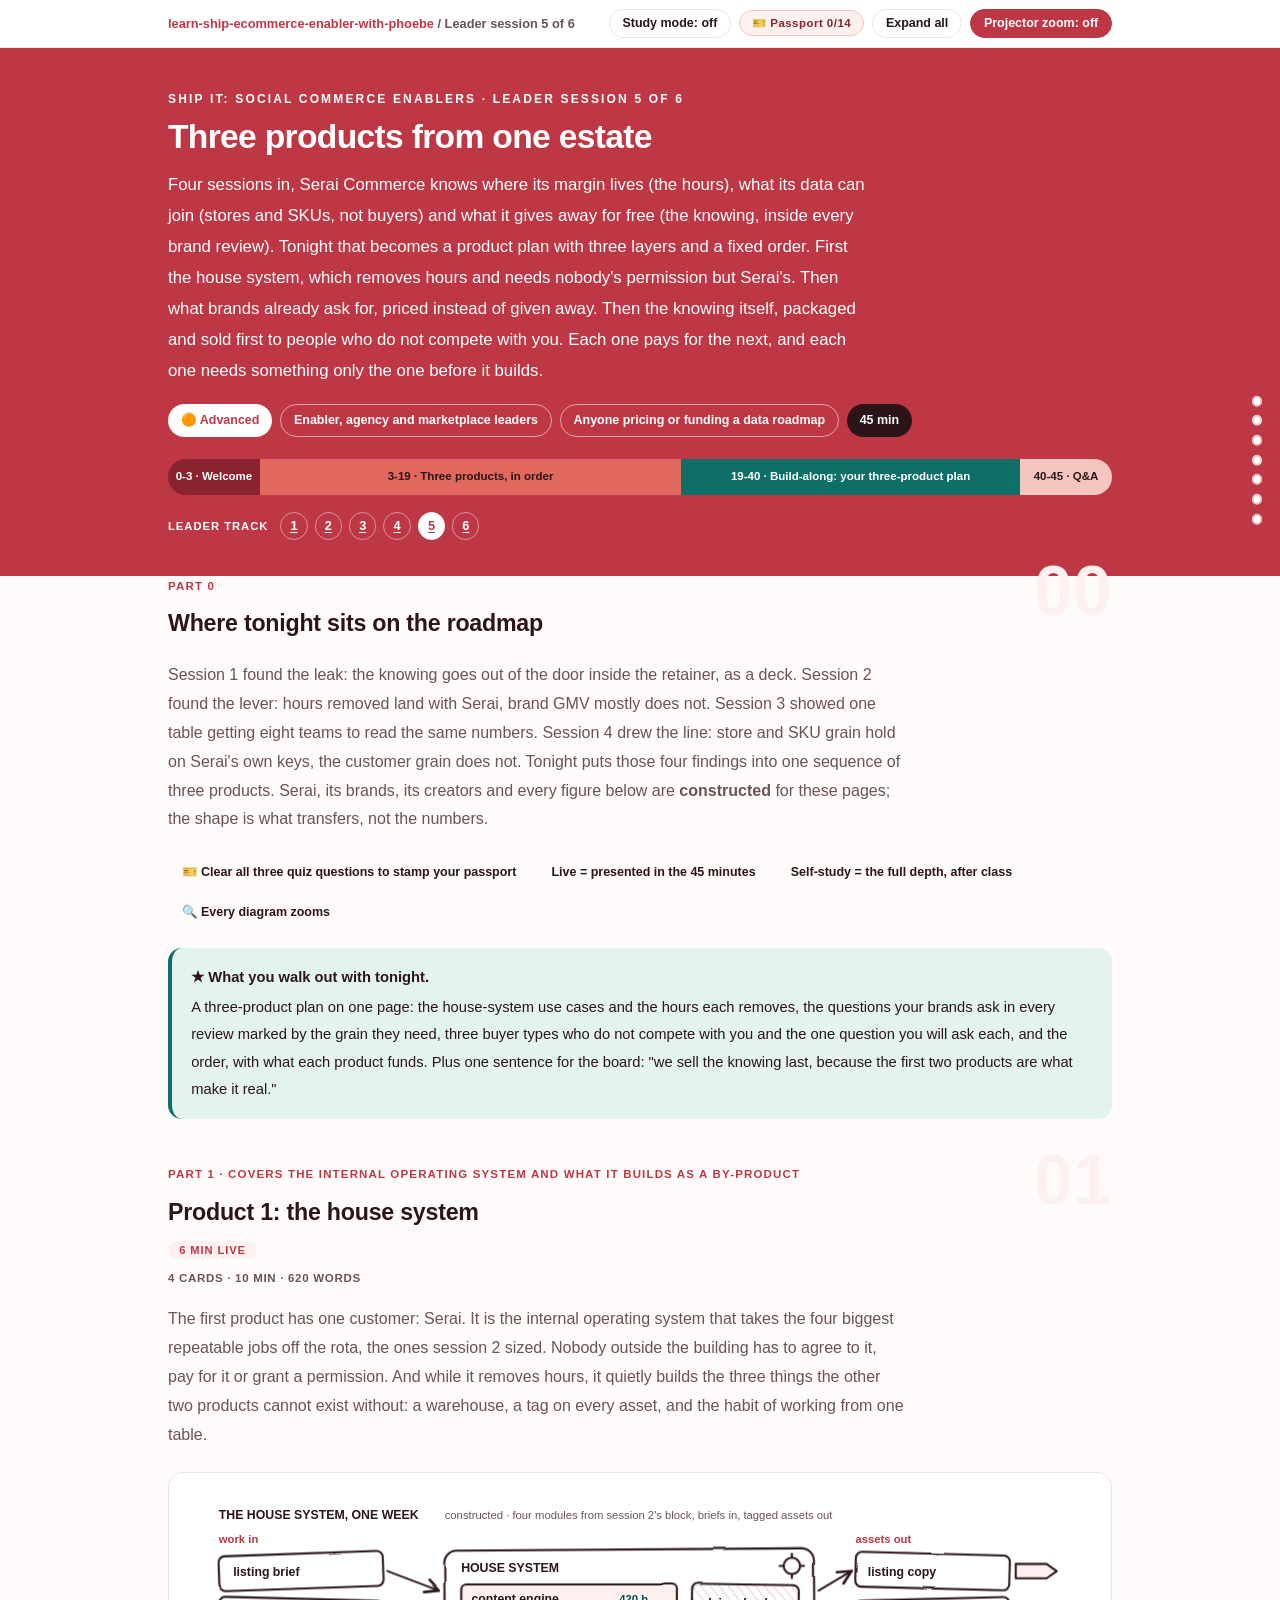
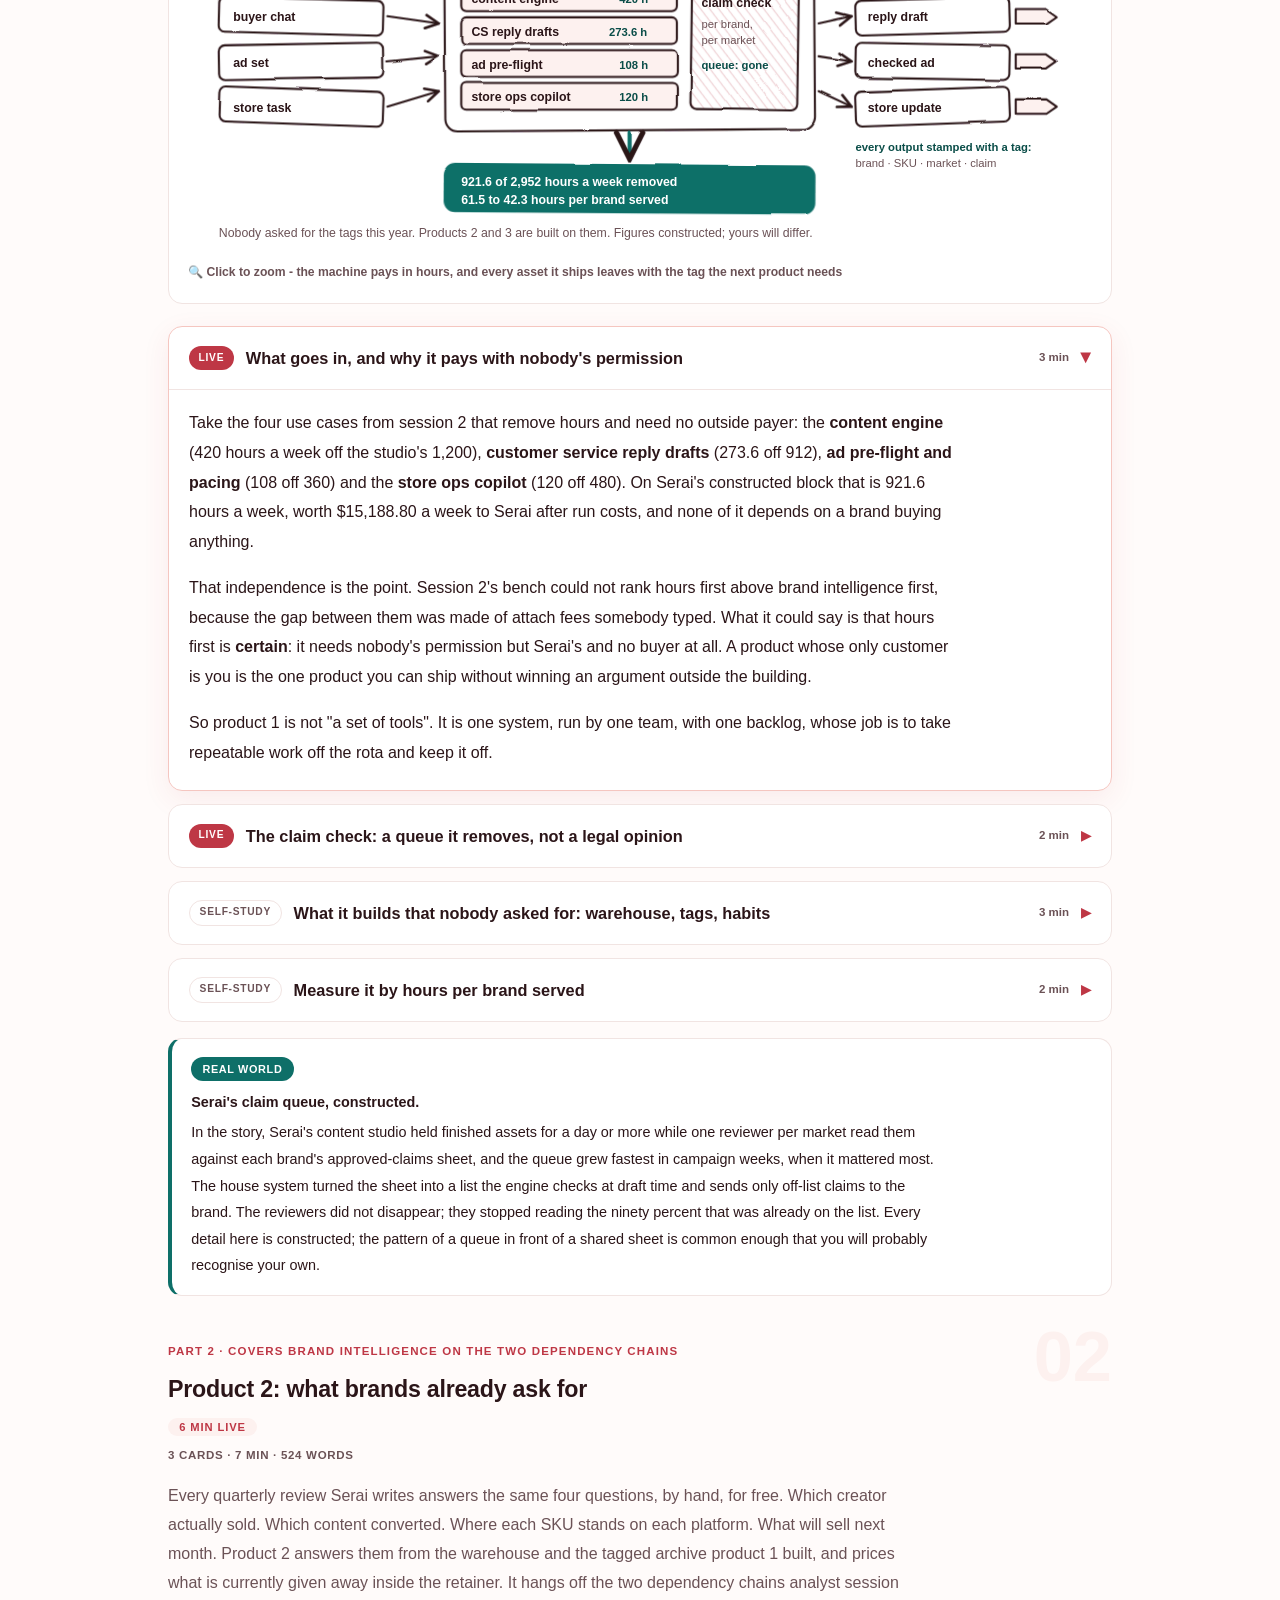
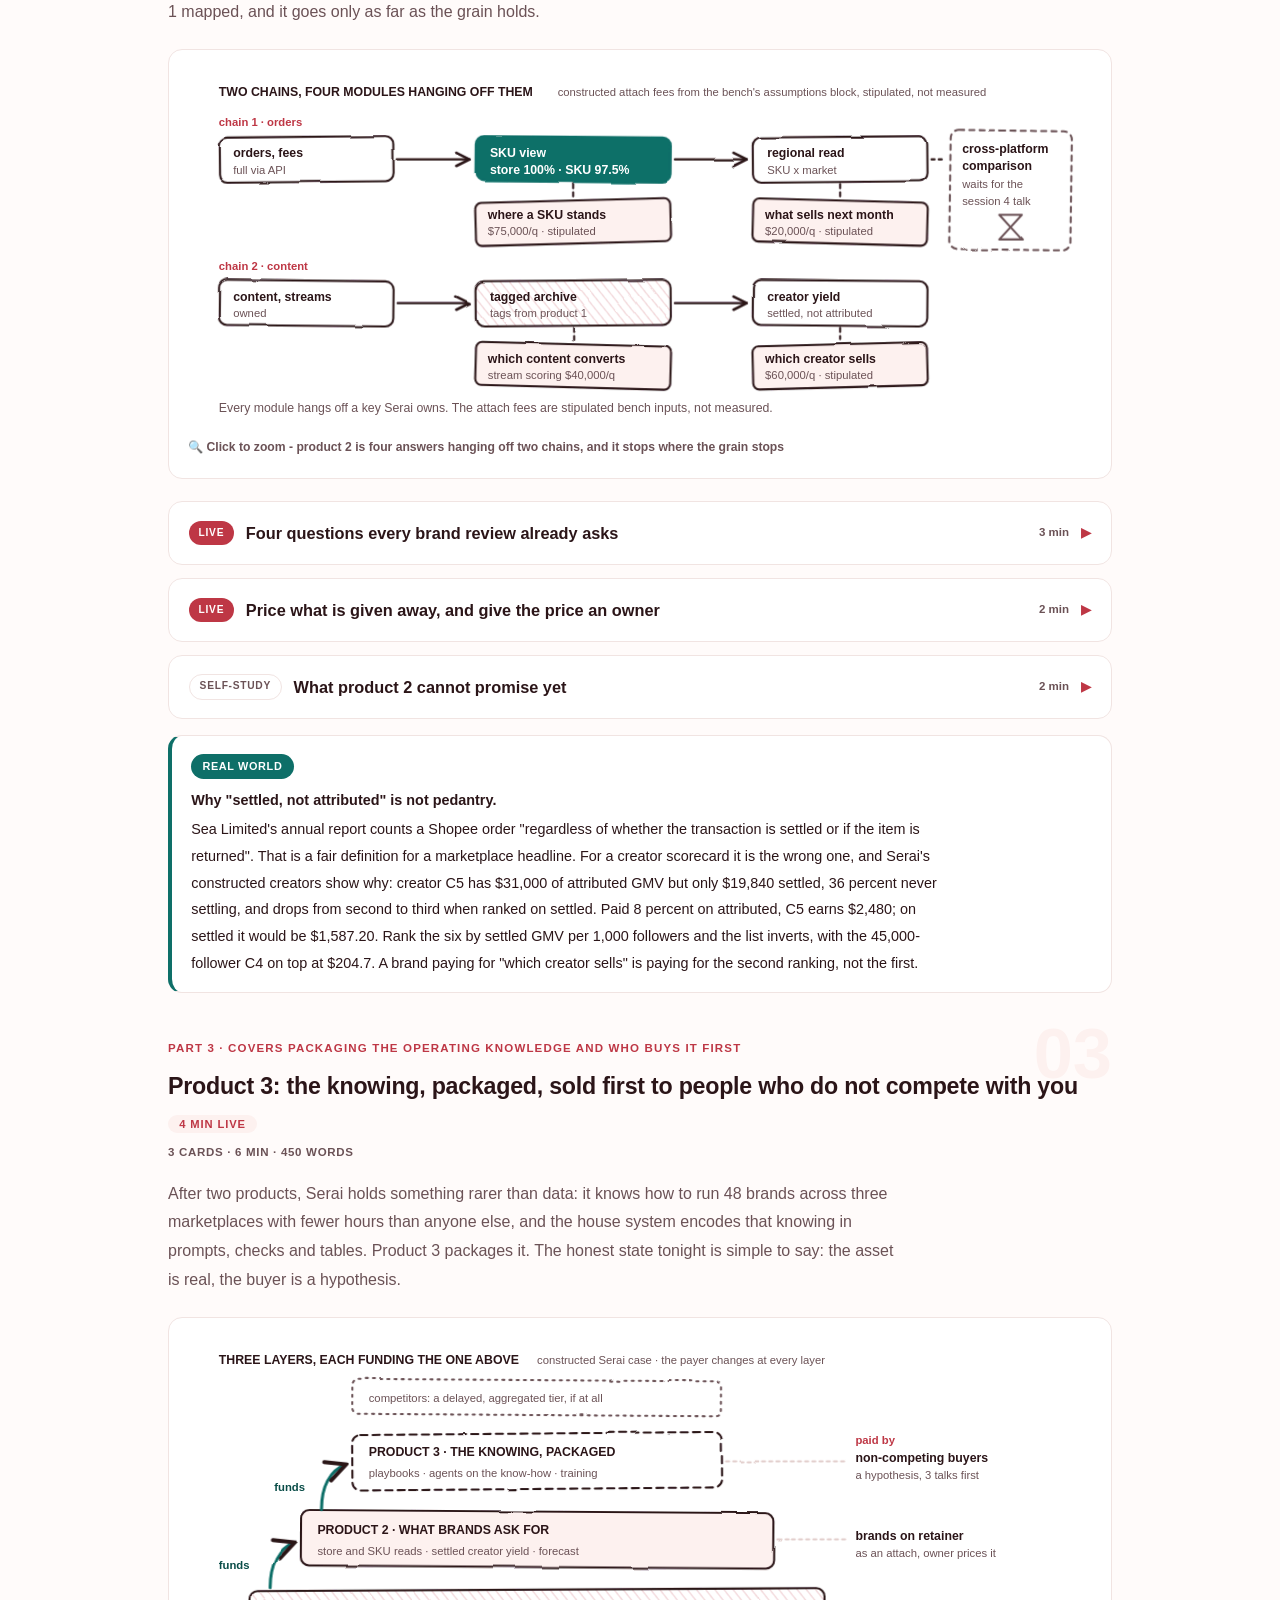
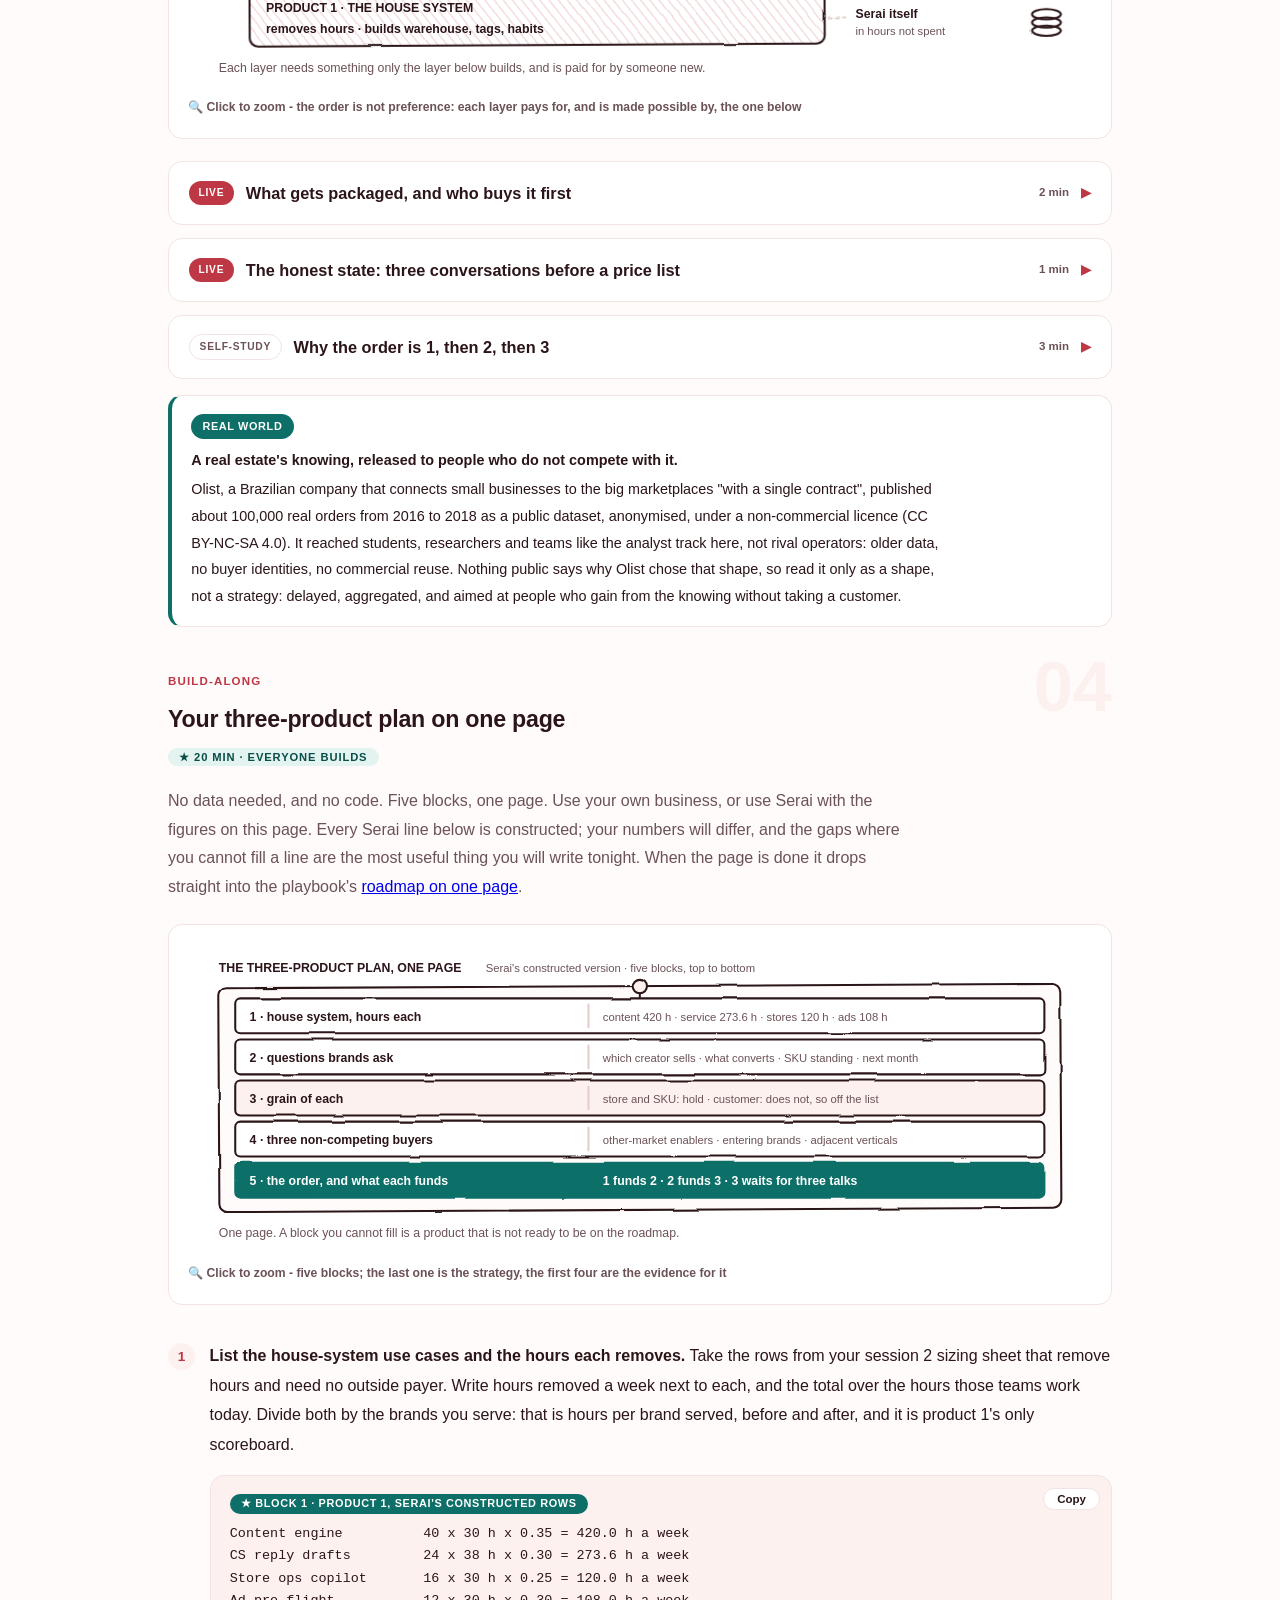
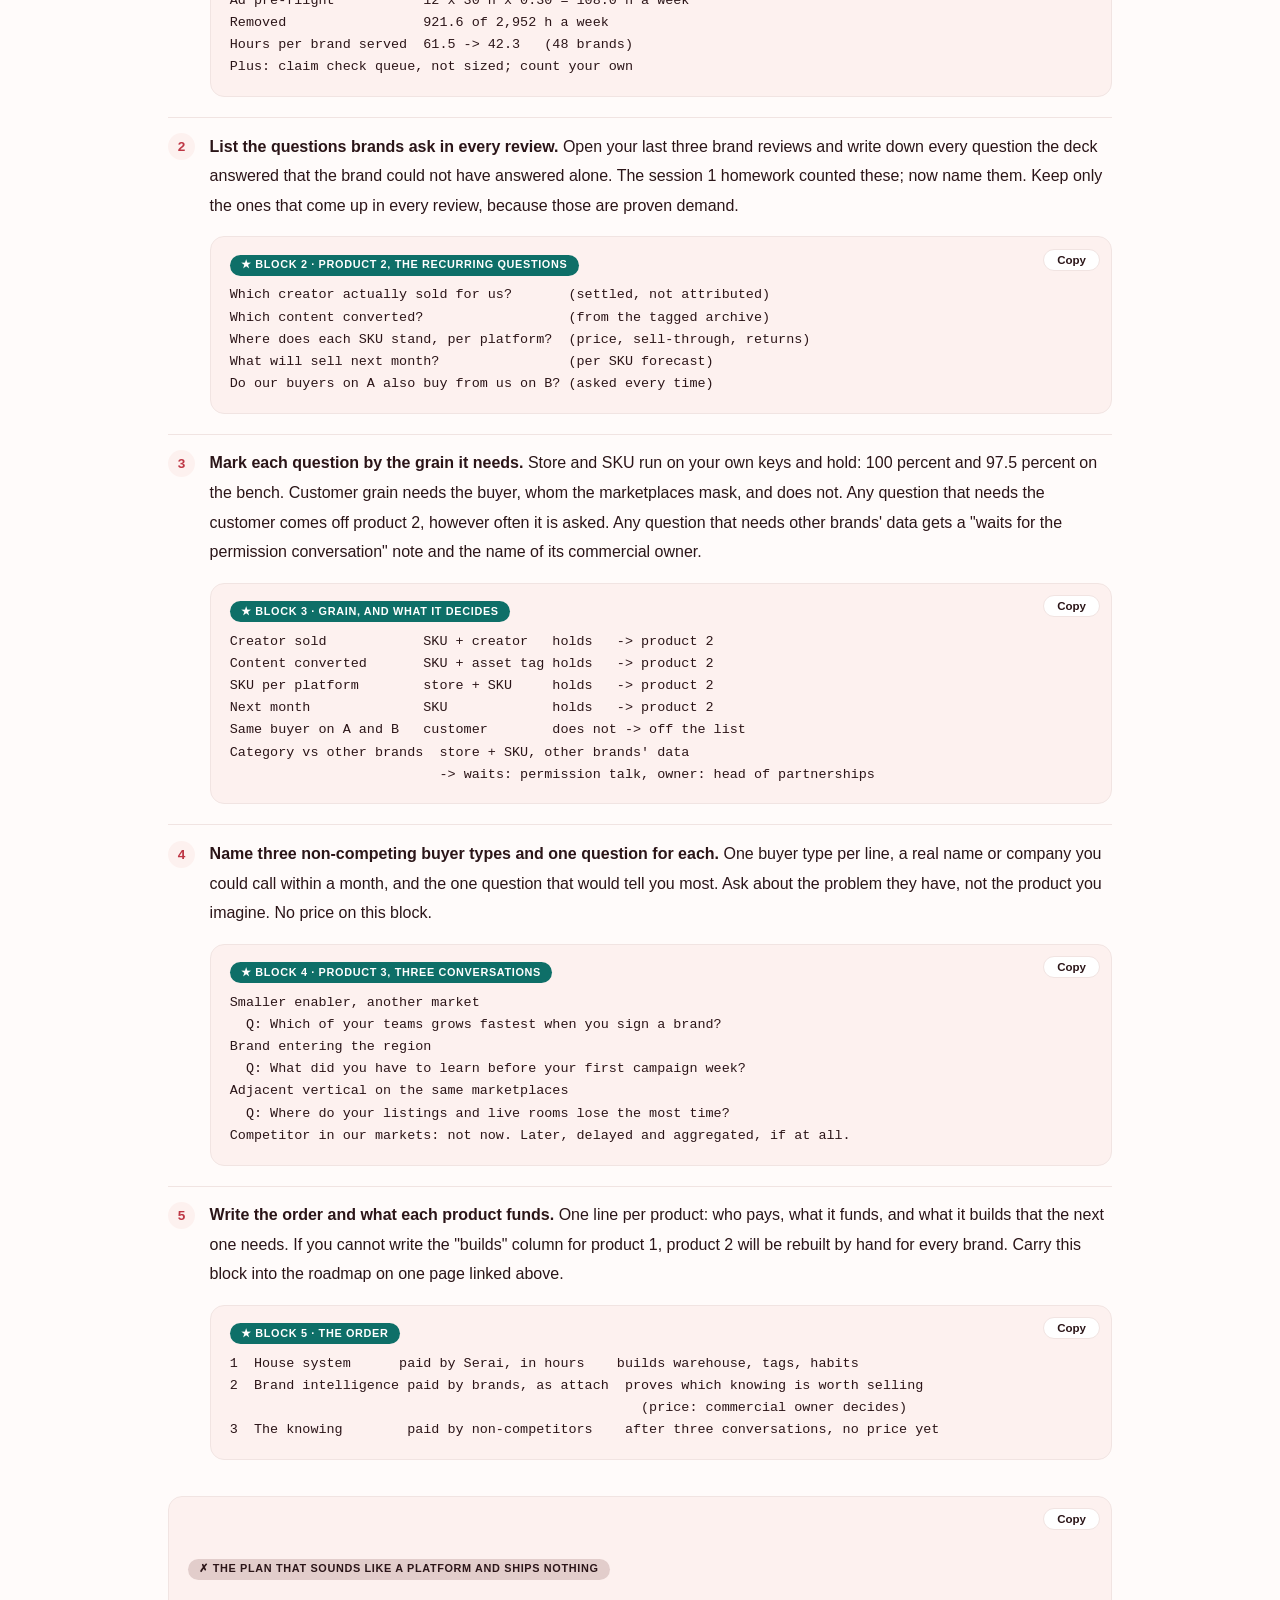
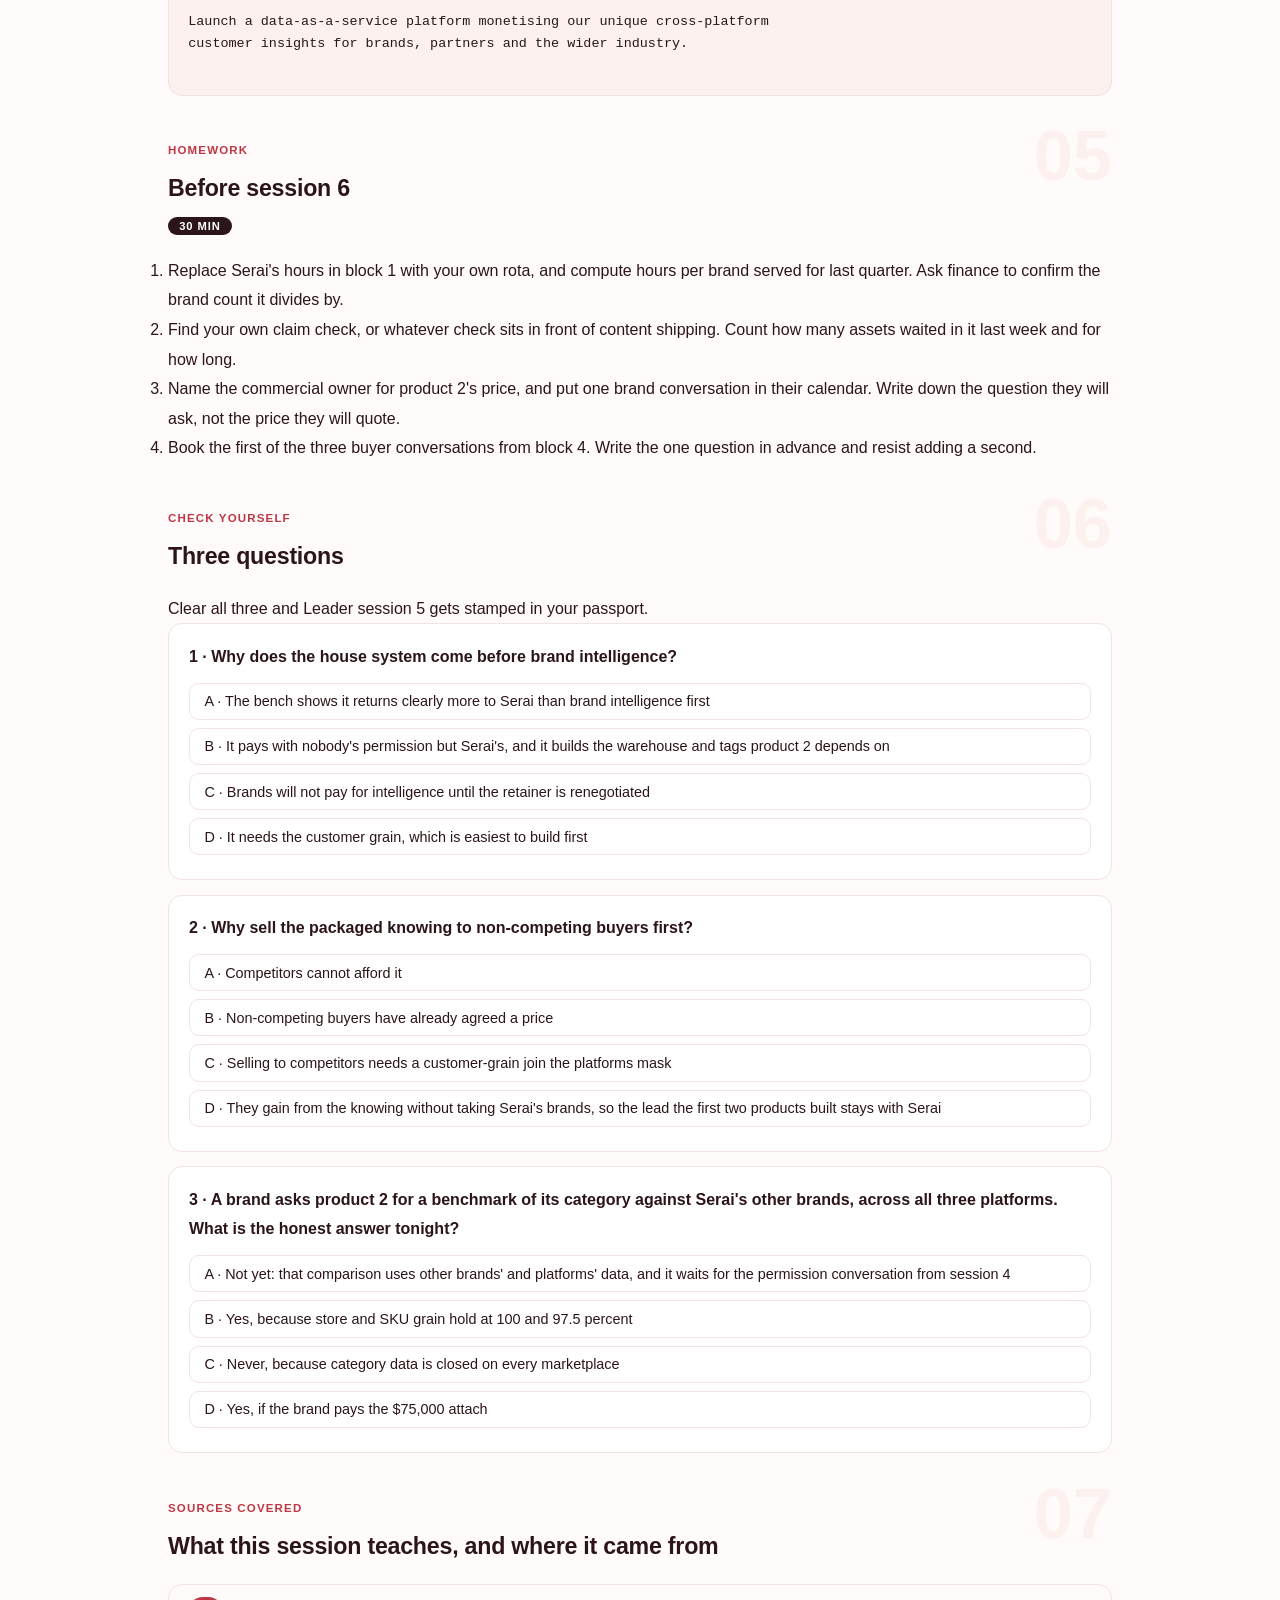
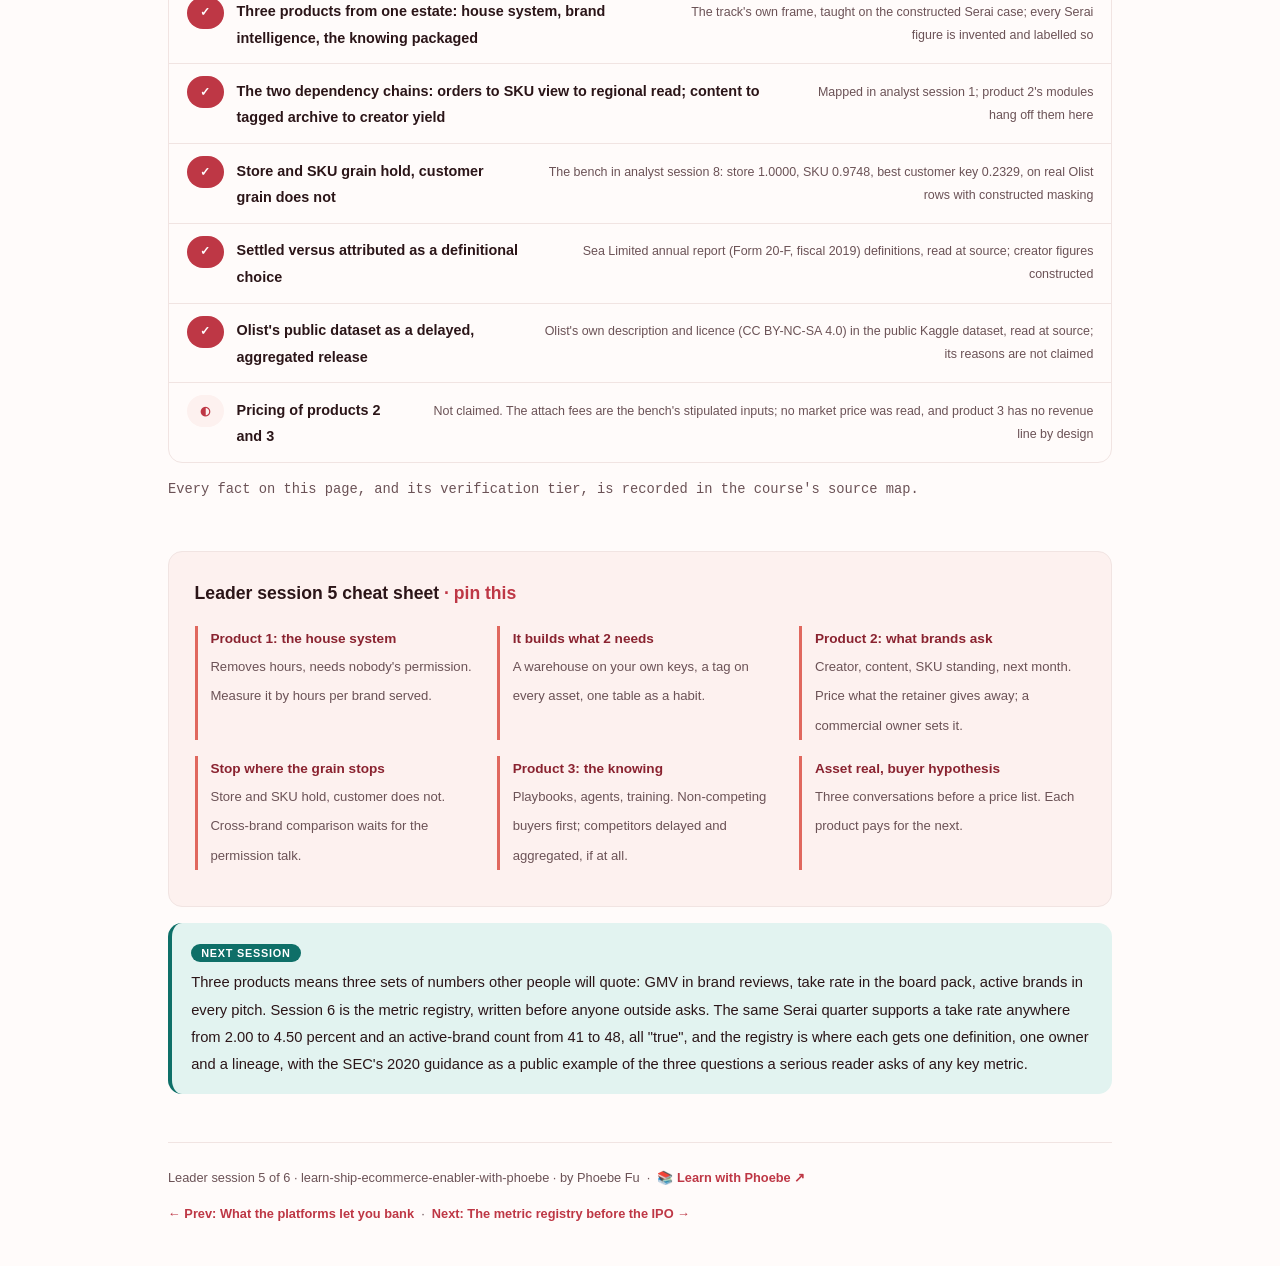
<file: courses/a5-three-products-one-estate.html>
<!DOCTYPE html>
<html lang="en">
<head>
<meta charset="UTF-8">
<meta name="viewport" content="width=device-width, initial-scale=1.0">
<!-- social:start -->
<meta name="description" content="Leader session 5 of 6. Three products from one enabler's data estate: the house system that removes hours, the brand intelligence brands already ask for, and the knowing packaged for buyers who do not compete with you. Each pays for the next.">
<meta property="og:type" content="article">
<meta property="og:site_name" content="Learn with Phoebe">
<meta property="og:title" content="Three products from one estate - learn ship ecommerce enabler with phoebe">
<meta property="og:description" content="Leader session 5 of 6. Product 1 pays with nobody's permission, product 2 prices what is given away inside the retainer, product 3 sells the knowing to people who are not competitors. The order is the strategy.">
<meta property="og:url" content="https://phoebefu6.github.io/learn-ship-ecommerce-enabler-with-phoebe/courses/a5-three-products-one-estate.html">
<meta property="og:image" content="https://phoebefu6.github.io/learn-ship-ecommerce-enabler-with-phoebe/assets/og-cover.png">
<meta property="og:image:width" content="1200">
<meta property="og:image:height" content="630">
<meta name="twitter:card" content="summary_large_image">
<meta name="twitter:title" content="Three products from one estate - learn ship ecommerce enabler with phoebe">
<meta name="twitter:description" content="Leader session 5 of 6. The house system, what brands already ask for, and the knowing packaged. Each pays for the next.">
<meta name="twitter:image" content="https://phoebefu6.github.io/learn-ship-ecommerce-enabler-with-phoebe/assets/og-cover.png">
<!-- social:end -->
<title>Leader session 5 · Three products from one estate - learn ship ecommerce enabler with phoebe</title>
<link rel="stylesheet" href="../assets/style.css?v=22">
</head>
<body>

<div class="toolbar">
  <div class="wrap">
    <span class="crumb"><a href="../index.html">learn-ship-ecommerce-enabler-with-phoebe</a> / Leader session 5 of 6</span>
    <button class="btn" id="toggle-all" type="button">Expand all</button>
    <button class="btn primary" id="zoom-toggle" type="button">Projector zoom: off</button>
  </div>
</div>

<header class="masthead">
  <div class="wrap">
    <div class="eyebrow">Ship It: Social Commerce Enablers · Leader session 5 of 6</div>
    <h1>Three products from <span class="accent">one estate</span></h1>
    <p class="sub">Four sessions in, Serai Commerce knows where its margin lives (the hours), what its data can join (stores and SKUs, not buyers) and what it gives away for free (the knowing, inside every brand review). Tonight that becomes a product plan with three layers and a fixed order. First the house system, which removes hours and needs nobody's permission but Serai's. Then what brands already ask for, priced instead of given away. Then the knowing itself, packaged and sold first to people who do not compete with you. Each one pays for the next, and each one needs something only the one before it builds.</p>
    <div class="chip-row">
      <span class="chip level">🟠 Advanced</span>
      <span class="chip audience">Enabler, agency and marketplace leaders</span>
      <span class="chip audience">Anyone pricing or funding a data roadmap</span>
      <span class="chip time">45 min</span>
    </div>
    <div class="agenda">
      <span class="a1" style="flex:1">0-3 · Welcome</span>
      <span class="a2" style="flex:5">3-19 · Three products, in order</span>
      <span class="a3" style="flex:4">19-40 · Build-along: your three-product plan</span>
      <span class="a4" style="flex:1">40-45 · Q&amp;A</span>
    </div>
  </div>
</header>

<main class="wrap">

  <section class="section" id="intro">
    <div class="section-kicker">
      <span class="klabel">Part 0</span>
      <h2>Where tonight sits on the roadmap</h2>
    </div>
    <p class="lede">Session 1 found the leak: the knowing goes out of the door inside the retainer, as a deck. Session 2 found the lever: hours removed land with Serai, brand GMV mostly does not. Session 3 showed one table getting eight teams to read the same numbers. Session 4 drew the line: store and SKU grain hold on Serai's own keys, the customer grain does not. Tonight puts those four findings into one sequence of three products. Serai, its brands, its creators and every figure below are <strong>constructed</strong> for these pages; the shape is what transfers, not the numbers.</p>

    <div class="legend">
      <span class="pill">🎫 Clear all three quiz questions to stamp your passport</span>
      <span class="pill">Live = presented in the 45 minutes</span>
      <span class="pill">Self-study = the full depth, after class</span>
      <span class="pill">🔍 Every diagram zooms</span>
    </div>

    <div class="callout win">
      <p><strong>★ What you walk out with tonight.</strong> A three-product plan on one page: the house-system use cases and the hours each removes, the questions your brands ask in every review marked by the grain they need, three buyer types who do not compete with you and the one question you will ask each, and the order, with what each product funds. Plus one sentence for the board: "we sell the knowing last, because the first two products are what make it real."</p>
    </div>
  </section>

  <section class="section" id="part-1">
    <div class="section-kicker">
      <span class="klabel">Part 1 · covers the internal operating system and what it builds as a by-product</span>
      <h2>Product 1: the house system</h2>
      <span class="tag concept">6 min live</span>
    </div>
    <p class="lede">The first product has one customer: Serai. It is the internal operating system that takes the four biggest repeatable jobs off the rota, the ones session 2 sized. Nobody outside the building has to agree to it, pay for it or grant a permission. And while it removes hours, it quietly builds the three things the other two products cannot exist without: a warehouse, a tag on every asset, and the habit of working from one table.</p>

    <figure class="zoomable">
      <svg viewBox="0 0 880 350" xmlns="http://www.w3.org/2000/svg" role="img" aria-label="A hand-drawn machine labelled house system. Four kinds of work go in on the left: listing briefs, buyer chats, ad sets and store tasks. Inside, four modules remove hours a week: content engine 420, customer service reply drafts 273.6, ad pre-flight 108, store ops copilot 120, plus a claim check that clears the queue of what each brand may say in each market. On the right, four assets come out, each stamped with a tag for brand, SKU, market and claim. Below, the hours drain into a box: 921.6 of 2,952 hours a week removed, taking hours per brand served from 61.5 to 42.3. All figures constructed.">
        <defs>
          <filter id="a5aSk" x="-3%" y="-3%" width="106%" height="106%"><feTurbulence type="fractalNoise" baseFrequency="0.02" numOctaves="2" seed="51" result="n"/><feDisplacementMap in="SourceGraphic" in2="n" scale="2.4" xChannelSelector="R" yChannelSelector="G"/></filter>
          <pattern id="a5aHc" patternUnits="userSpaceOnUse" width="7" height="7" patternTransform="rotate(-38)"><line x1="0" y1="0" x2="0" y2="7" stroke="#BE3745" stroke-width="1" opacity=".5"/></pattern>
          <marker id="a5aAr" viewBox="0 0 10 10" refX="9" refY="5" markerWidth="8" markerHeight="8" orient="auto"><path d="M1 1 L9 5 L1 9" fill="none" stroke="#2B1518" stroke-width="1.6" stroke-linecap="round"/></marker>
        </defs>
        <style>
          .a5aH { font: 800 12px Inter, -apple-system, "Segoe UI", Roboto, Helvetica, Arial, sans-serif; fill: #2B1518; }
          .a5aL { font: 600 12px Inter, -apple-system, "Segoe UI", Roboto, Helvetica, Arial, sans-serif; fill: #2B1518; }
          .a5aS { font: 400 11px Inter, -apple-system, "Segoe UI", Roboto, Helvetica, Arial, sans-serif; fill: #6B5256; }
          .a5aB { font: 800 11px Inter, -apple-system, "Segoe UI", Roboto, Helvetica, Arial, sans-serif; fill: #0A4D48; }
          .a5aW { font: 800 12px Inter, -apple-system, "Segoe UI", Roboto, Helvetica, Arial, sans-serif; fill: #FFFFFF; }
          .a5aA { font: 700 11px Inter, -apple-system, "Segoe UI", Roboto, Helvetica, Arial, sans-serif; fill: #BE3745; }
          .a5aN { font: 400 12px Inter, -apple-system, "Segoe UI", Roboto, Helvetica, Arial, sans-serif; fill: #6B5256; }
        </style>

        <text class="a5aH" x="30" y="26">THE HOUSE SYSTEM, ONE WEEK</text>
        <text class="a5aS" x="250" y="26">constructed · four modules from session 2's block, briefs in, tagged assets out</text>

        <g filter="url(#a5aSk)" fill="none" stroke="#2B1518" stroke-width="2" stroke-linecap="round" stroke-linejoin="round">
          <!-- inputs -->
          <rect x="30" y="60" width="160" height="34" rx="6" transform="rotate(-2 110 77)" fill="#FFFFFF"/>
          <rect x="30" y="104" width="160" height="34" rx="6" transform="rotate(1.5 110 121)" fill="#FFFFFF"/>
          <rect x="30" y="148" width="160" height="34" rx="6" transform="rotate(-1 110 165)" fill="#FFFFFF"/>
          <rect x="30" y="192" width="160" height="34" rx="6" transform="rotate(2 110 209)" fill="#FFFFFF"/>
          <path d="M194 77 L244 96" marker-end="url(#a5aAr)"/>
          <path d="M194 121 L244 128" marker-end="url(#a5aAr)"/>
          <path d="M194 165 L244 160" marker-end="url(#a5aAr)"/>
          <path d="M194 209 L244 194" marker-end="url(#a5aAr)"/>
          <!-- the machine -->
          <rect x="250" y="56" width="360" height="176" rx="12" transform="rotate(-0.4 430 144)" fill="#FFFFFF"/>
          <rect x="266" y="90" width="210" height="26" rx="5" fill="#FDF1EF"/>
          <rect x="266" y="122" width="210" height="26" rx="5" fill="#FDF1EF"/>
          <rect x="266" y="154" width="210" height="26" rx="5" fill="#FDF1EF"/>
          <rect x="266" y="186" width="210" height="26" rx="5" fill="#FDF1EF"/>
          <rect x="490" y="90" width="104" height="122" rx="6" transform="rotate(0.8 542 151)" fill="url(#a5aHc)"/>
          <!-- doodle: a gear on the machine -->
          <circle cx="588" cy="72" r="8"/>
          <path d="M588 60 L588 64 M588 80 L588 84 M576 72 L580 72 M596 72 L600 72"/>
          <!-- outputs -->
          <path d="M614 96 L646 77" marker-end="url(#a5aAr)"/>
          <path d="M614 128 L646 121" marker-end="url(#a5aAr)"/>
          <path d="M614 160 L646 165" marker-end="url(#a5aAr)"/>
          <path d="M614 194 L646 209" marker-end="url(#a5aAr)"/>
          <rect x="650" y="60" width="150" height="34" rx="6" transform="rotate(1.5 725 77)" fill="#FFFFFF"/>
          <rect x="650" y="104" width="150" height="34" rx="6" transform="rotate(-1.5 725 121)" fill="#FFFFFF"/>
          <rect x="650" y="148" width="150" height="34" rx="6" transform="rotate(1 725 165)" fill="#FFFFFF"/>
          <rect x="650" y="192" width="150" height="34" rx="6" transform="rotate(-2 725 209)" fill="#FFFFFF"/>
          <!-- tags stamped on each output -->
          <path d="M806 70 L836 70 L846 77 L836 84 L806 84 Z" fill="#FDF1EF"/>
          <path d="M806 114 L836 114 L846 121 L836 128 L806 128 Z" fill="#FDF1EF"/>
          <path d="M806 158 L836 158 L846 165 L836 172 L806 172 Z" fill="#FDF1EF"/>
          <path d="M806 202 L836 202 L846 209 L836 216 L806 216 Z" fill="#FDF1EF"/>
          <!-- the drain -->
          <path d="M430 234 L430 260" stroke="#0E6F68" stroke-width="4" marker-end="url(#a5aAr)"/>
          <rect x="250" y="266" width="360" height="46" rx="10" transform="rotate(0.4 430 289)" fill="#0E6F68" stroke="#0E6F68"/>
        </g>

        <text class="a5aA" x="30" y="50">work in</text>
        <text class="a5aL" x="44" y="82">listing brief</text>
        <text class="a5aL" x="44" y="126">buyer chat</text>
        <text class="a5aL" x="44" y="170">ad set</text>
        <text class="a5aL" x="44" y="214">store task</text>

        <text class="a5aH" x="266" y="78">HOUSE SYSTEM</text>
        <text class="a5aL" x="276" y="108">content engine</text>
        <text class="a5aB" x="420" y="108">420 h</text>
        <text class="a5aL" x="276" y="140">CS reply drafts</text>
        <text class="a5aB" x="410" y="140">273.6 h</text>
        <text class="a5aL" x="276" y="172">ad pre-flight</text>
        <text class="a5aB" x="420" y="172">108 h</text>
        <text class="a5aL" x="276" y="204">store ops copilot</text>
        <text class="a5aB" x="420" y="204">120 h</text>

        <text class="a5aL" x="500" y="112">claim check</text>
        <text class="a5aS" x="500" y="132">per brand,</text>
        <text class="a5aS" x="500" y="148">per market</text>
        <text class="a5aB" x="500" y="172">queue: gone</text>

        <text class="a5aA" x="650" y="50">assets out</text>
        <text class="a5aL" x="662" y="82">listing copy</text>
        <text class="a5aL" x="662" y="126">reply draft</text>
        <text class="a5aL" x="662" y="170">checked ad</text>
        <text class="a5aL" x="662" y="214">store update</text>
        <text class="a5aB" x="650" y="252">every output stamped with a tag:</text>
        <text class="a5aS" x="650" y="268">brand · SKU · market · claim</text>

        <text class="a5aW" x="266" y="286">921.6 of 2,952 hours a week removed</text>
        <text class="a5aW" x="266" y="304">61.5 to 42.3 hours per brand served</text>

        <text class="a5aN" x="30" y="336">Nobody asked for the tags this year. Products 2 and 3 are built on them. Figures constructed; yours will differ.</text>
      </svg>
      <figcaption>🔍 Click to zoom - the machine pays in hours, and every asset it ships leaves with the tag the next product needs</figcaption>
    </figure>

    <details class="card" open>
      <summary><span class="mode live">Live</span>What goes in, and why it pays with nobody's permission<span class="mini">3 min</span><span class="caret">▶</span></summary>
      <div class="body">
        <p>Take the four use cases from session 2 that remove hours and need no outside payer: the <strong>content engine</strong> (420 hours a week off the studio's 1,200), <strong>customer service reply drafts</strong> (273.6 off 912), <strong>ad pre-flight and pacing</strong> (108 off 360) and the <strong>store ops copilot</strong> (120 off 480). On Serai's constructed block that is 921.6 hours a week, worth $15,188.80 a week to Serai after run costs, and none of it depends on a brand buying anything.</p>
        <p>That independence is the point. Session 2's bench could not rank hours first above brand intelligence first, because the gap between them was made of attach fees somebody typed. What it could say is that hours first is <strong>certain</strong>: it needs nobody's permission but Serai's and no buyer at all. A product whose only customer is you is the one product you can ship without winning an argument outside the building.</p>
        <p>So product 1 is not "a set of tools". It is one system, run by one team, with one backlog, whose job is to take repeatable work off the rota and keep it off.</p>
      </div>
    </details>

    <details class="card">
      <summary><span class="mode live">Live</span>The claim check: a queue it removes, not a legal opinion<span class="mini">2 min</span><span class="caret">▶</span></summary>
      <div class="body">
        <p>Before any listing, video or ad ships, somebody checks that every claim on it is one the brand has approved for that market. A skincare line can say one thing on its home-market store and a narrower thing two borders away, and the brand's own team keeps that list. Today the check is a person reading a shared sheet and a queue of assets waiting for them.</p>
        <p>In the house system the check is a lookup: the draft's claims are compared against that brand's approved list for that market, anything on the list passes, anything off it goes back to the brand's named approver. <strong>Serai does not decide what is allowed; the brand's list does.</strong> That keeps it where an operator can run it: operations, not interpretation. Serai's block does not size it as a separate row, so no number is claimed for it here. Count your own queue.</p>
      </div>
    </details>

    <details class="card">
      <summary><span class="mode self">Self-study</span>What it builds that nobody asked for: warehouse, tags, habits<span class="mini">3 min</span><span class="caret">▶</span></summary>
      <div class="body">
        <p>Each module needs data to run. The content engine needs the master SKU and every listing's current copy. The reply drafts need orders and their status. The ad pre-flight needs store-level spend. The copilot needs the campaign calendar. Build them properly and you end up with a <strong>warehouse</strong> of orders, listings and content keyed on Serai's own store and SKU ids, the grain session 4 showed holds.</p>
        <p>Each module also emits something. If every asset leaves with a <strong>tag</strong> (brand, SKU, market, claim, and for content its format and creator), then in a year Serai owns an archive that says which content ran where and for which SKU. Nobody asked for the tags. Product 2 cannot exist without them.</p>
        <p>And each module changes how people work: the studio starts from the engine's draft, service starts from the reply draft, both start from the same table. That <strong>habit</strong> is what session 3's eight teams needed on Pasar Live. It is also the hardest of the three to buy later.</p>
      </div>
    </details>

    <details class="card">
      <summary><span class="mode self">Self-study</span>Measure it by hours per brand served<span class="mini">2 min</span><span class="caret">▶</span></summary>
      <div class="body">
        <p>Total hours removed is a vanity number: it grows when the rota grows. The measure that tells you whether product 1 is working is <strong>hours per brand served</strong>, the hours a week the four teams spend divided by the brands they run. On Serai's constructed figures, 2,952 hours across 48 brands is 61.5 hours a brand; with 921.6 hours removed it is 42.3.</p>
        <p>Watch it when Serai signs new brands. If hours per brand stays flat as brands rise, the system is absorbing growth and each new brand needs fewer new hires. If it climbs back, the modules are being worked around. Either way it is a number the finance lead recognises, and it does not depend on anyone's GMV.</p>
      </div>
    </details>

    <div class="callout example">
      <span class="ex-pill">Real world</span>
      <p><strong>Serai's claim queue, constructed.</strong> In the story, Serai's content studio held finished assets for a day or more while one reviewer per market read them against each brand's approved-claims sheet, and the queue grew fastest in campaign weeks, when it mattered most. The house system turned the sheet into a list the engine checks at draft time and sends only off-list claims to the brand. The reviewers did not disappear; they stopped reading the ninety percent that was already on the list. Every detail here is constructed; the pattern of a queue in front of a shared sheet is common enough that you will probably recognise your own.</p>
    </div>
  </section>

  <section class="section" id="part-2">
    <div class="section-kicker">
      <span class="klabel">Part 2 · covers brand intelligence on the two dependency chains</span>
      <h2>Product 2: what brands already ask for</h2>
      <span class="tag concept">6 min live</span>
    </div>
    <p class="lede">Every quarterly review Serai writes answers the same four questions, by hand, for free. Which creator actually sold. Which content converted. Where each SKU stands on each platform. What will sell next month. Product 2 answers them from the warehouse and the tagged archive product 1 built, and prices what is currently given away inside the retainer. It hangs off the two dependency chains analyst session 1 mapped, and it goes only as far as the grain holds.</p>

    <figure class="zoomable">
      <svg viewBox="0 0 880 348" xmlns="http://www.w3.org/2000/svg" role="img" aria-label="Two hand-drawn dependency chains. Chain one: orders, full via API, feed the SKU view, which holds at store grain 100 percent and SKU grain 97.5 percent on the bench, which feeds a regional read. Hanging off it: where a SKU stands, 75,000 dollars a quarter stipulated, and what sells next month, 20,000 dollars a quarter stipulated. Chain two: content and streams, owned, feed the tagged archive built by product 1, which feeds creator yield on settled not attributed GMV. Hanging off it: which content converts, with stream scoring at 40,000 dollars a quarter stipulated, and which creator sells, 60,000 dollars a quarter stipulated. A dashed box on the right says cross-platform comparison waits for the permission conversation from session 4.">
        <defs>
          <filter id="a5bSk" x="-3%" y="-3%" width="106%" height="106%"><feTurbulence type="fractalNoise" baseFrequency="0.02" numOctaves="2" seed="53" result="n"/><feDisplacementMap in="SourceGraphic" in2="n" scale="2.4" xChannelSelector="R" yChannelSelector="G"/></filter>
          <pattern id="a5bHc" patternUnits="userSpaceOnUse" width="7" height="7" patternTransform="rotate(-38)"><line x1="0" y1="0" x2="0" y2="7" stroke="#BE3745" stroke-width="1" opacity=".5"/></pattern>
          <marker id="a5bAr" viewBox="0 0 10 10" refX="9" refY="5" markerWidth="8" markerHeight="8" orient="auto"><path d="M1 1 L9 5 L1 9" fill="none" stroke="#2B1518" stroke-width="1.6" stroke-linecap="round"/></marker>
        </defs>
        <style>
          .a5bH { font: 800 12px Inter, -apple-system, "Segoe UI", Roboto, Helvetica, Arial, sans-serif; fill: #2B1518; }
          .a5bL { font: 600 12px Inter, -apple-system, "Segoe UI", Roboto, Helvetica, Arial, sans-serif; fill: #2B1518; }
          .a5bS { font: 400 11px Inter, -apple-system, "Segoe UI", Roboto, Helvetica, Arial, sans-serif; fill: #6B5256; }
          .a5bB { font: 800 11px Inter, -apple-system, "Segoe UI", Roboto, Helvetica, Arial, sans-serif; fill: #0A4D48; }
          .a5bW { font: 800 12px Inter, -apple-system, "Segoe UI", Roboto, Helvetica, Arial, sans-serif; fill: #FFFFFF; }
          .a5bA { font: 700 11px Inter, -apple-system, "Segoe UI", Roboto, Helvetica, Arial, sans-serif; fill: #BE3745; }
          .a5bN { font: 400 12px Inter, -apple-system, "Segoe UI", Roboto, Helvetica, Arial, sans-serif; fill: #6B5256; }
        </style>

        <text class="a5bH" x="30" y="26">TWO CHAINS, FOUR MODULES HANGING OFF THEM</text>
        <text class="a5bS" x="360" y="26">constructed attach fees from the bench's assumptions block, stipulated, not measured</text>

        <g filter="url(#a5bSk)" fill="none" stroke="#2B1518" stroke-width="2" stroke-linecap="round" stroke-linejoin="round">
          <!-- chain 1 -->
          <rect x="30" y="66" width="170" height="44" rx="8" transform="rotate(-0.6 115 88)" fill="#FFFFFF"/>
          <path d="M204 88 L274 88" marker-end="url(#a5bAr)"/>
          <rect x="280" y="66" width="190" height="44" rx="8" transform="rotate(0.5 375 88)" fill="#0E6F68" stroke="#0E6F68"/>
          <path d="M474 88 L544 88" marker-end="url(#a5bAr)"/>
          <rect x="550" y="66" width="170" height="44" rx="8" transform="rotate(-0.5 635 88)" fill="#FFFFFF"/>
          <path d="M375 112 L375 126" stroke-dasharray="4 4"/>
          <path d="M635 112 L635 126" stroke-dasharray="4 4"/>
          <rect x="280" y="128" width="190" height="42" rx="6" transform="rotate(-1.5 375 149)" fill="#FDF1EF"/>
          <rect x="550" y="128" width="170" height="42" rx="6" transform="rotate(1.5 635 149)" fill="#FDF1EF"/>
          <!-- waits box -->
          <path d="M724 88 L738 88" stroke-dasharray="3 4"/>
          <rect x="742" y="60" width="118" height="116" rx="8" transform="rotate(0.8 801 118)" stroke="#6B5256" stroke-dasharray="5 5" fill="#FFFFFF"/>
          <!-- doodle: an hourglass in the waits box -->
          <path d="M790 142 L812 142 L801 154 L812 166 L790 166 L801 154 Z" stroke="#6B5256"/>
          <!-- chain 2 -->
          <rect x="30" y="206" width="170" height="44" rx="8" transform="rotate(0.6 115 228)" fill="#FFFFFF"/>
          <path d="M204 228 L274 228" marker-end="url(#a5bAr)"/>
          <rect x="280" y="206" width="190" height="44" rx="8" transform="rotate(-0.5 375 228)" fill="url(#a5bHc)"/>
          <path d="M474 228 L544 228" marker-end="url(#a5bAr)"/>
          <rect x="550" y="206" width="170" height="44" rx="8" transform="rotate(0.5 635 228)" fill="#FFFFFF"/>
          <path d="M375 252 L375 266" stroke-dasharray="4 4"/>
          <path d="M635 252 L635 266" stroke-dasharray="4 4"/>
          <rect x="280" y="268" width="190" height="42" rx="6" transform="rotate(1.5 375 289)" fill="#FDF1EF"/>
          <rect x="550" y="268" width="170" height="42" rx="6" transform="rotate(-1.5 635 289)" fill="#FDF1EF"/>
        </g>

        <text class="a5bA" x="30" y="56">chain 1 · orders</text>
        <text class="a5bL" x="44" y="86">orders, fees</text>
        <text class="a5bS" x="44" y="102">full via API</text>
        <text class="a5bW" x="294" y="86">SKU view</text>
        <text class="a5bW" x="294" y="102">store 100% · SKU 97.5%</text>
        <text class="a5bL" x="564" y="86">regional read</text>
        <text class="a5bS" x="564" y="102">SKU x market</text>
        <text class="a5bL" x="292" y="146">where a SKU stands</text>
        <text class="a5bS" x="292" y="162">$75,000/q · stipulated</text>
        <text class="a5bL" x="562" y="146">what sells next month</text>
        <text class="a5bS" x="562" y="162">$20,000/q · stipulated</text>

        <text class="a5bL" x="754" y="82">cross-platform</text>
        <text class="a5bL" x="754" y="98">comparison</text>
        <text class="a5bS" x="754" y="116">waits for the</text>
        <text class="a5bS" x="754" y="132">session 4 talk</text>

        <text class="a5bA" x="30" y="196">chain 2 · content</text>
        <text class="a5bL" x="44" y="226">content, streams</text>
        <text class="a5bS" x="44" y="242">owned</text>
        <text class="a5bL" x="294" y="226">tagged archive</text>
        <text class="a5bS" x="294" y="242">tags from product 1</text>
        <text class="a5bL" x="564" y="226">creator yield</text>
        <text class="a5bS" x="564" y="242">settled, not attributed</text>
        <text class="a5bL" x="292" y="286">which content converts</text>
        <text class="a5bS" x="292" y="302">stream scoring $40,000/q</text>
        <text class="a5bL" x="562" y="286">which creator sells</text>
        <text class="a5bS" x="562" y="302">$60,000/q · stipulated</text>

        <text class="a5bN" x="30" y="334">Every module hangs off a key Serai owns. The attach fees are stipulated bench inputs, not measured.</text>
      </svg>
      <figcaption>🔍 Click to zoom - product 2 is four answers hanging off two chains, and it stops where the grain stops</figcaption>
    </figure>

    <details class="card">
      <summary><span class="mode live">Live</span>Four questions every brand review already asks<span class="mini">3 min</span><span class="caret">▶</span></summary>
      <div class="body">
        <ul>
          <li><strong>Which creator actually sells?</strong> Answered on <em>settled</em> GMV, not attributed: what the creator's orders were worth after cancellations and returns. The mechanics, and why the ranking changes, are analyst session 6, <a href="b6-content-to-creator-yield.html">Content to creator yield</a>. Serai's bench block carries a $60,000 a quarter attach for the creator scorecard (constructed).</li>
          <li><strong>Which content converts?</strong> Answered from the tagged archive: every asset product 1 shipped, with its SKU, market, format and creator, joined to what that SKU sold while it ran. Live stream scoring sits here, $40,000 a quarter on the block (constructed). The livestream methods behind a score belong to the <a href="https://phoebefu6.github.io/learn-live-commerce-analytics-with-phoebe/">live commerce analytics course</a>.</li>
          <li><strong>Where does each SKU stand, per platform?</strong> Price, sell-through, returns and content for the brand's own SKUs on every marketplace Serai runs. This is the grain the bench says holds: store grain at <strong>100 percent</strong>, SKU grain at <strong>97.5 percent</strong> (0.9748), because the keys are Serai's. $75,000 a quarter on the block (constructed).</li>
          <li><strong>What sells next month?</strong> A demand forecast per SKU, on the same keys. $20,000 a quarter on the block plus a small GMV uplift (constructed).</li>
        </ul>
        <p>Notice that none of the four needs to know who the buyer is. That is not an accident of the list; it is the list. Session 4 closed the customer grain, and product 2 is everything that survives it.</p>
      </div>
    </details>

    <details class="card">
      <summary><span class="mode live">Live</span>Price what is given away, and give the price an owner<span class="mini">2 min</span><span class="caret">▶</span></summary>
      <div class="body">
        <p>Brands already receive these answers, inside the retainer, as slides somebody spent a week building. Product 2 does not invent a new service; it turns an unpriced one into a line on the invoice. That is why it comes second: the demand is proven by every review meeting, and the supply is what product 1's warehouse and tags make cheap.</p>
        <p>The attach fees above are the bench's stipulated inputs, typed by somebody, not measured anywhere. No page here claims what a brand will pay. <strong>The pricing decision belongs to a commercial owner</strong>, a named person who talks to brands, tests a price and brings back a signed number. Until then the data team's job is to make the answer good enough to charge for, and to say which grain it rests on.</p>
      </div>
    </details>

    <details class="card">
      <summary><span class="mode self">Self-study</span>What product 2 cannot promise yet<span class="mini">2 min</span><span class="caret">▶</span></summary>
      <div class="body">
        <p><strong>Not the customer.</strong> "Your buyers on one platform also buy from you on another" is a customer-grain claim, and the best key combination on the bench reaches 0.23 at that grain. Any module that needs it is off the list, however often a brand asks.</p>
        <p><strong>Not the comparison, yet.</strong> Showing a brand its own SKU on three platforms is its own data, returned to it. Showing it how its category does across Serai's other 47 brands is a different product: every number in it came from data another brand or a platform handed Serai to do a job. Session 4 gave that line a commercial owner and a conversation in month one. <strong>Cross-platform comparison waits for that conversation</strong> to end in a yes, a yes with conditions, or a no.</p>
        <p><strong>Not a clean SKU view without upkeep.</strong> The 2.5 percent gap on the bench is 219 lines on listings missing from the mapping table. A product built on an owned key is only as good as the weekly check on that key.</p>
      </div>
    </details>

    <div class="callout example">
      <span class="ex-pill">Real world</span>
      <p><strong>Why "settled, not attributed" is not pedantry.</strong> Sea Limited's annual report counts a Shopee order "regardless of whether the transaction is settled or if the item is returned". That is a fair definition for a marketplace headline. For a creator scorecard it is the wrong one, and Serai's constructed creators show why: creator C5 has $31,000 of attributed GMV but only $19,840 settled, 36 percent never settling, and drops from second to third when ranked on settled. Paid 8 percent on attributed, C5 earns $2,480; on settled it would be $1,587.20. Rank the six by settled GMV per 1,000 followers and the list inverts, with the 45,000-follower C4 on top at $204.7. A brand paying for "which creator sells" is paying for the second ranking, not the first.</p>
    </div>
  </section>

  <section class="section" id="part-3">
    <div class="section-kicker">
      <span class="klabel">Part 3 · covers packaging the operating knowledge and who buys it first</span>
      <h2>Product 3: the knowing, packaged, sold first to people who do not compete with you</h2>
      <span class="tag concept">4 min live</span>
    </div>
    <p class="lede">After two products, Serai holds something rarer than data: it knows how to run 48 brands across three marketplaces with fewer hours than anyone else, and the house system encodes that knowing in prompts, checks and tables. Product 3 packages it. The honest state tonight is simple to say: the asset is real, the buyer is a hypothesis.</p>

    <figure class="zoomable">
      <svg viewBox="0 0 880 340" xmlns="http://www.w3.org/2000/svg" role="img" aria-label="Three hand-drawn stacked layers. The bottom and widest is product 1, the house system, paid for by Serai itself in hours not spent; it removes hours and builds the warehouse, tags and habits. The middle is product 2, what brands ask for, paid for by brands on retainer as an attach; store and SKU reads and settled creator yield. The top and narrowest, drawn dashed, is product 3, the knowing packaged as playbooks, agents and training, paid for by non-competing buyers, still a hypothesis. Teal arrows on the left show each layer funding the one above. A dotted box above the top says competitors get only a delayed, aggregated tier, if at all.">
        <defs>
          <filter id="a5cSk" x="-3%" y="-3%" width="106%" height="106%"><feTurbulence type="fractalNoise" baseFrequency="0.02" numOctaves="2" seed="57" result="n"/><feDisplacementMap in="SourceGraphic" in2="n" scale="2.4" xChannelSelector="R" yChannelSelector="G"/></filter>
          <pattern id="a5cHc" patternUnits="userSpaceOnUse" width="7" height="7" patternTransform="rotate(-38)"><line x1="0" y1="0" x2="0" y2="7" stroke="#BE3745" stroke-width="1" opacity=".5"/></pattern>
          <marker id="a5cAr" viewBox="0 0 10 10" refX="9" refY="5" markerWidth="8" markerHeight="8" orient="auto"><path d="M1 1 L9 5 L1 9" fill="none" stroke="#2B1518" stroke-width="1.6" stroke-linecap="round"/></marker>
        </defs>
        <style>
          .a5cH { font: 800 12px Inter, -apple-system, "Segoe UI", Roboto, Helvetica, Arial, sans-serif; fill: #2B1518; }
          .a5cL { font: 600 12px Inter, -apple-system, "Segoe UI", Roboto, Helvetica, Arial, sans-serif; fill: #2B1518; }
          .a5cS { font: 400 11px Inter, -apple-system, "Segoe UI", Roboto, Helvetica, Arial, sans-serif; fill: #6B5256; }
          .a5cB { font: 800 11px Inter, -apple-system, "Segoe UI", Roboto, Helvetica, Arial, sans-serif; fill: #0A4D48; }
          .a5cA { font: 700 11px Inter, -apple-system, "Segoe UI", Roboto, Helvetica, Arial, sans-serif; fill: #BE3745; }
          .a5cN { font: 400 12px Inter, -apple-system, "Segoe UI", Roboto, Helvetica, Arial, sans-serif; fill: #6B5256; }
        </style>

        <text class="a5cH" x="30" y="26">THREE LAYERS, EACH FUNDING THE ONE ABOVE</text>
        <text class="a5cS" x="340" y="26">constructed Serai case · the payer changes at every layer</text>

        <g filter="url(#a5cSk)" fill="none" stroke="#2B1518" stroke-width="2" stroke-linecap="round" stroke-linejoin="round">
          <!-- competitors tier, later if at all -->
          <rect x="160" y="42" width="360" height="34" rx="6" transform="rotate(0.4 340 59)" stroke="#6B5256" stroke-dasharray="2 5" fill="#FFFFFF"/>
          <!-- product 3 -->
          <rect x="160" y="94" width="360" height="54" rx="8" transform="rotate(-0.5 340 121)" stroke-dasharray="7 5" fill="#FFFFFF"/>
          <!-- product 2 -->
          <rect x="110" y="170" width="460" height="54" rx="8" transform="rotate(0.4 340 197)" fill="#FDF1EF"/>
          <!-- product 1 -->
          <rect x="60" y="246" width="560" height="54" rx="8" transform="rotate(-0.3 340 273)" fill="url(#a5cHc)"/>
          <!-- funding arrows -->
          <path d="M80 244 C80 222 88 206 104 200" stroke="#0E6F68" stroke-width="3" marker-end="url(#a5cAr)"/>
          <path d="M130 168 C130 146 138 130 154 124" stroke="#0E6F68" stroke-width="3" marker-end="url(#a5cAr)"/>
          <!-- payer connectors -->
          <path d="M524 121 L640 121" stroke="#E2CDCB" stroke-dasharray="3 4"/>
          <path d="M574 197 L640 197" stroke="#E2CDCB" stroke-dasharray="3 4"/>
          <path d="M624 273 L640 273" stroke="#E2CDCB" stroke-dasharray="3 4"/>
          <!-- doodle: a small stack of coins by the first payer -->
          <ellipse cx="836" cy="286" rx="14" ry="5"/>
          <ellipse cx="836" cy="278" rx="14" ry="5"/>
          <ellipse cx="836" cy="270" rx="14" ry="5"/>
        </g>

        <text class="a5cS" x="176" y="63">competitors: a delayed, aggregated tier, if at all</text>

        <text class="a5cH" x="176" y="116">PRODUCT 3 · THE KNOWING, PACKAGED</text>
        <text class="a5cS" x="176" y="136">playbooks · agents on the know-how · training</text>

        <text class="a5cH" x="126" y="192">PRODUCT 2 · WHAT BRANDS ASK FOR</text>
        <text class="a5cS" x="126" y="212">store and SKU reads · settled creator yield · forecast</text>

        <text class="a5cH" x="76" y="268">PRODUCT 1 · THE HOUSE SYSTEM</text>
        <text class="a5cL" x="76" y="288">removes hours · builds warehouse, tags, habits</text>

        <text class="a5cB" x="30" y="226">funds</text>
        <text class="a5cB" x="84" y="150">funds</text>

        <text class="a5cA" x="650" y="104">paid by</text>
        <text class="a5cL" x="650" y="122">non-competing buyers</text>
        <text class="a5cS" x="650" y="138">a hypothesis, 3 talks first</text>
        <text class="a5cL" x="650" y="198">brands on retainer</text>
        <text class="a5cS" x="650" y="214">as an attach, owner prices it</text>
        <text class="a5cL" x="650" y="274">Serai itself</text>
        <text class="a5cS" x="650" y="290">in hours not spent</text>

        <text class="a5cN" x="30" y="326">Each layer needs something only the layer below builds, and is paid for by someone new.</text>
      </svg>
      <figcaption>🔍 Click to zoom - the order is not preference: each layer pays for, and is made possible by, the one below</figcaption>
    </figure>

    <details class="card">
      <summary><span class="mode live">Live</span>What gets packaged, and who buys it first<span class="mini">2 min</span><span class="caret">▶</span></summary>
      <div class="body">
        <p>Three forms, in rising order of effort. <strong>Playbooks</strong>: how to open a store, run a campaign week, set up a live room, written from what Serai's own tables showed worked. <strong>Agents</strong> on top of the operating knowledge: the house system's prompts, checks and claim lists turned into something another team can run. <strong>Training</strong>: the same knowing delivered to people, which is the cheapest to test and the slowest to scale.</p>
        <p>The first buyers are people who gain from the knowing without taking Serai's brands: <strong>smaller enablers in other markets</strong> Serai does not serve, <strong>brands entering the region</strong> that want to learn before they hire an enabler, and <strong>adjacent verticals</strong> that sell through the same marketplaces with different products. Competitors in Serai's own markets come last, and only through a <strong>delayed, aggregated tier</strong>, later, if at all: nothing current, nothing that identifies a brand, nothing that hands away the lead the first two products built.</p>
      </div>
    </details>

    <details class="card">
      <summary><span class="mode live">Live</span>The honest state: three conversations before a price list<span class="mini">1 min</span><span class="caret">▶</span></summary>
      <div class="body">
        <p>Serai knows the asset is real, because the house system runs on it every day. It does not know who pays for it, how much, or in which of the three forms. So there is no revenue line for product 3 on this page, and there should be none on your roadmap yet. The next step is <strong>three conversations</strong>, one with each buyer type, each with one question, before anyone writes a price list. A buyer who says "I would pay for the playbook, not the agent" has just saved a quarter of build.</p>
      </div>
    </details>

    <details class="card">
      <summary><span class="mode self">Self-study</span>Why the order is 1, then 2, then 3<span class="mini">3 min</span><span class="caret">▶</span></summary>
      <div class="body">
        <p>Each product pays for the next, and each needs something only the previous one builds.</p>
        <ul>
          <li><strong>1 funds 2.</strong> The house system pays in hours from week one, with no buyer. It also builds the warehouse on Serai's store and SKU keys and the tagged archive. Without those, product 2 is a consultant with a spreadsheet, rebuilt for every brand.</li>
          <li><strong>2 funds 3.</strong> Brand intelligence turns an unpriced service into attach revenue, and every review meeting tests which answers brands value enough to pay for. That test is what tells you which knowing is worth packaging.</li>
          <li><strong>3 last, on purpose.</strong> It has the least certain buyer and the most exposure: it sells outside the building what the first two use inside it. Doing it last means the permission conversation from session 4 has had months to land, and the knowing has been proven on Serai's own brands first.</li>
        </ul>
        <p>Run the order backwards and every step is harder: a packaged product with no operating system under it is a slide deck, and brand intelligence with no tagged archive is the free review deck again, with an invoice attached. The way the three land on a single roadmap is the playbook's <a href="https://phoebefu6.github.io/learn-ship-playbook-with-phoebe/courses/06-the-roadmap-on-one-page.html">roadmap on one page</a>.</p>
      </div>
    </details>

    <div class="callout example">
      <span class="ex-pill">Real world</span>
      <p><strong>A real estate's knowing, released to people who do not compete with it.</strong> Olist, a Brazilian company that connects small businesses to the big marketplaces "with a single contract", published about 100,000 real orders from 2016 to 2018 as a public dataset, anonymised, under a non-commercial licence (CC BY-NC-SA 4.0). It reached students, researchers and teams like the analyst track here, not rival operators: older data, no buyer identities, no commercial reuse. Nothing public says why Olist chose that shape, so read it only as a shape, not a strategy: delayed, aggregated, and aimed at people who gain from the knowing without taking a customer.</p>
    </div>
  </section>

  <section class="section" id="demo-1">
    <div class="section-kicker">
      <span class="klabel">Build-along</span>
      <h2>Your three-product plan on one page</h2>
      <span class="tag demo">★ 20 min · everyone builds</span>
    </div>
    <p class="lede">No data needed, and no code. Five blocks, one page. Use your own business, or use Serai with the figures on this page. Every Serai line below is constructed; your numbers will differ, and the gaps where you cannot fill a line are the most useful thing you will write tonight. When the page is done it drops straight into the playbook's <a href="https://phoebefu6.github.io/learn-ship-playbook-with-phoebe/courses/06-the-roadmap-on-one-page.html">roadmap on one page</a>.</p>

    <figure class="zoomable">
      <svg viewBox="0 0 880 300" xmlns="http://www.w3.org/2000/svg" role="img" aria-label="The plan as a hand-drawn page pinned at the top, with five strips. One: house-system use cases and hours each removes, content 420, service 273.6, stores 120, ads 108. Two: the questions brands ask, which creator sells, what converts, where a SKU stands, next month. Three: the grain of each, store and SKU hold, customer does not. Four: three non-competing buyers, other-market enablers, entering brands, adjacent verticals. Five, filled teal: the order and what each funds, 1 funds 2, 2 funds 3, 3 waits for three conversations.">
        <defs>
          <filter id="a5dSk" x="-3%" y="-3%" width="106%" height="106%"><feTurbulence type="fractalNoise" baseFrequency="0.02" numOctaves="2" seed="59" result="n"/><feDisplacementMap in="SourceGraphic" in2="n" scale="2.4" xChannelSelector="R" yChannelSelector="G"/></filter>
          <pattern id="a5dHc" patternUnits="userSpaceOnUse" width="7" height="7" patternTransform="rotate(-38)"><line x1="0" y1="0" x2="0" y2="7" stroke="#BE3745" stroke-width="1" opacity=".5"/></pattern>
          <marker id="a5dAr" viewBox="0 0 10 10" refX="9" refY="5" markerWidth="8" markerHeight="8" orient="auto"><path d="M1 1 L9 5 L1 9" fill="none" stroke="#2B1518" stroke-width="1.6" stroke-linecap="round"/></marker>
        </defs>
        <style>
          .a5dH { font: 800 12px Inter, -apple-system, "Segoe UI", Roboto, Helvetica, Arial, sans-serif; fill: #2B1518; }
          .a5dL { font: 600 12px Inter, -apple-system, "Segoe UI", Roboto, Helvetica, Arial, sans-serif; fill: #2B1518; }
          .a5dS { font: 400 11px Inter, -apple-system, "Segoe UI", Roboto, Helvetica, Arial, sans-serif; fill: #6B5256; }
          .a5dW { font: 800 12px Inter, -apple-system, "Segoe UI", Roboto, Helvetica, Arial, sans-serif; fill: #FFFFFF; }
          .a5dN { font: 400 12px Inter, -apple-system, "Segoe UI", Roboto, Helvetica, Arial, sans-serif; fill: #6B5256; }
        </style>

        <text class="a5dH" x="30" y="26">THE THREE-PRODUCT PLAN, ONE PAGE</text>
        <text class="a5dS" x="290" y="26">Serai's constructed version · five blocks, top to bottom</text>

        <g filter="url(#a5dSk)" fill="none" stroke="#2B1518" stroke-width="2" stroke-linecap="round" stroke-linejoin="round">
          <rect x="30" y="40" width="820" height="218" rx="8" transform="rotate(-0.3 440 149)" fill="#FFFBFA"/>
          <!-- doodle: a pushpin -->
          <circle cx="440" cy="40" r="7" fill="#FDF1EF"/>
          <path d="M440 47 L440 54"/>
          <rect x="46" y="52" width="788" height="34" rx="5" fill="#FFFFFF"/>
          <rect x="46" y="92" width="788" height="34" rx="5" fill="#FFFFFF"/>
          <rect x="46" y="132" width="788" height="34" rx="5" fill="#FDF1EF"/>
          <rect x="46" y="172" width="788" height="34" rx="5" fill="#FFFFFF"/>
          <rect x="46" y="212" width="788" height="34" rx="5" fill="#0E6F68" stroke="#0E6F68"/>
          <path d="M390 58 L390 80 M390 98 L390 120 M390 138 L390 160 M390 178 L390 200" stroke="#E2CDCB"/>
        </g>

        <text class="a5dL" x="60" y="74">1 · house system, hours each</text>
        <text class="a5dS" x="404" y="74">content 420 h · service 273.6 h · stores 120 h · ads 108 h</text>
        <text class="a5dL" x="60" y="114">2 · questions brands ask</text>
        <text class="a5dS" x="404" y="114">which creator sells · what converts · SKU standing · next month</text>
        <text class="a5dL" x="60" y="154">3 · grain of each</text>
        <text class="a5dS" x="404" y="154">store and SKU: hold · customer: does not, so off the list</text>
        <text class="a5dL" x="60" y="194">4 · three non-competing buyers</text>
        <text class="a5dS" x="404" y="194">other-market enablers · entering brands · adjacent verticals</text>
        <text class="a5dW" x="60" y="234">5 · the order, and what each funds</text>
        <text class="a5dW" x="404" y="234">1 funds 2 · 2 funds 3 · 3 waits for three talks</text>

        <text class="a5dN" x="30" y="284">One page. A block you cannot fill is a product that is not ready to be on the roadmap.</text>
      </svg>
      <figcaption>🔍 Click to zoom - five blocks; the last one is the strategy, the first four are the evidence for it</figcaption>
    </figure>

    <div class="steps">
      <div class="step">
        <p><strong>List the house-system use cases and the hours each removes.</strong> Take the rows from your session 2 sizing sheet that remove hours and need no outside payer. Write hours removed a week next to each, and the total over the hours those teams work today. Divide both by the brands you serve: that is hours per brand served, before and after, and it is product 1's only scoreboard.</p>
        <div class="prompt-box good"><span class="label">★ Block 1 · product 1, Serai's constructed rows</span>Content engine          40 x 30 h x 0.35 = 420.0 h a week
CS reply drafts         24 x 38 h x 0.30 = 273.6 h a week
Store ops copilot       16 x 30 h x 0.25 = 120.0 h a week
Ad pre-flight           12 x 30 h x 0.30 = 108.0 h a week
Removed                 921.6 of 2,952 h a week
Hours per brand served  61.5 -&gt; 42.3   (48 brands)
Plus: claim check queue, not sized; count your own</div>
      </div>
      <div class="step">
        <p><strong>List the questions brands ask in every review.</strong> Open your last three brand reviews and write down every question the deck answered that the brand could not have answered alone. The session 1 homework counted these; now name them. Keep only the ones that come up in every review, because those are proven demand.</p>
        <div class="prompt-box good"><span class="label">★ Block 2 · product 2, the recurring questions</span>Which creator actually sold for us?       (settled, not attributed)
Which content converted?                  (from the tagged archive)
Where does each SKU stand, per platform?  (price, sell-through, returns)
What will sell next month?                (per SKU forecast)
Do our buyers on A also buy from us on B? (asked every time)</div>
      </div>
      <div class="step">
        <p><strong>Mark each question by the grain it needs.</strong> Store and SKU run on your own keys and hold: 100 percent and 97.5 percent on the bench. Customer grain needs the buyer, whom the marketplaces mask, and does not. Any question that needs the customer comes off product 2, however often it is asked. Any question that needs other brands' data gets a "waits for the permission conversation" note and the name of its commercial owner.</p>
        <div class="prompt-box good"><span class="label">★ Block 3 · grain, and what it decides</span>Creator sold            SKU + creator   holds   -&gt; product 2
Content converted       SKU + asset tag holds   -&gt; product 2
SKU per platform        store + SKU     holds   -&gt; product 2
Next month              SKU             holds   -&gt; product 2
Same buyer on A and B   customer        does not -&gt; off the list
Category vs other brands  store + SKU, other brands' data
                          -&gt; waits: permission talk, owner: head of partnerships</div>
      </div>
      <div class="step">
        <p><strong>Name three non-competing buyer types and one question for each.</strong> One buyer type per line, a real name or company you could call within a month, and the one question that would tell you most. Ask about the problem they have, not the product you imagine. No price on this block.</p>
        <div class="prompt-box good"><span class="label">★ Block 4 · product 3, three conversations</span>Smaller enabler, another market
  Q: Which of your teams grows fastest when you sign a brand?
Brand entering the region
  Q: What did you have to learn before your first campaign week?
Adjacent vertical on the same marketplaces
  Q: Where do your listings and live rooms lose the most time?
Competitor in our markets: not now. Later, delayed and aggregated, if at all.</div>
      </div>
      <div class="step">
        <p><strong>Write the order and what each product funds.</strong> One line per product: who pays, what it funds, and what it builds that the next one needs. If you cannot write the "builds" column for product 1, product 2 will be rebuilt by hand for every brand. Carry this block into the roadmap on one page linked above.</p>
        <div class="prompt-box good"><span class="label">★ Block 5 · the order</span>1  House system      paid by Serai, in hours    builds warehouse, tags, habits
2  Brand intelligence paid by brands, as attach  proves which knowing is worth selling
                                                   (price: commercial owner decides)
3  The knowing        paid by non-competitors    after three conversations, no price yet</div>
      </div>
    </div>

    <div class="prompt-box bad">
      <span class="label">✗ The plan that sounds like a platform and ships nothing</span>
Launch a data-as-a-service platform monetising our unique cross-platform
customer insights for brands, partners and the wider industry.
    </div>
  </section>

  <section class="section" id="exercise">
    <div class="section-kicker">
      <span class="klabel">Homework</span>
      <h2>Before session 6</h2>
      <span class="tag exercise">30 min</span>
    </div>
    <ol>
      <li>Replace Serai's hours in block 1 with your own rota, and compute hours per brand served for last quarter. Ask finance to confirm the brand count it divides by.</li>
      <li>Find your own claim check, or whatever check sits in front of content shipping. Count how many assets waited in it last week and for how long.</li>
      <li>Name the commercial owner for product 2's price, and put one brand conversation in their calendar. Write down the question they will ask, not the price they will quote.</li>
      <li>Book the first of the three buyer conversations from block 4. Write the one question in advance and resist adding a second.</li>
    </ol>
  </section>

  <section class="section" id="quiz">
    <div class="section-kicker">
      <span class="klabel">Check yourself</span>
      <h2>Three questions</h2>
    </div>
    <p>Clear all three and Leader session 5 gets stamped in your passport.</p>

    <div class="quiz-q" data-answer="1">
      <p class="qtext">1 · Why does the house system come before brand intelligence?</p>
      <button class="qopt" type="button">A · The bench shows it returns clearly more to Serai than brand intelligence first</button>
      <button class="qopt" type="button">B · It pays with nobody's permission but Serai's, and it builds the warehouse and tags product 2 depends on</button>
      <button class="qopt" type="button">C · Brands will not pay for intelligence until the retainer is renegotiated</button>
      <button class="qopt" type="button">D · It needs the customer grain, which is easiest to build first</button>
      <p class="qwhy">The bench puts the two orders within 3.2 percent and refuses to rank them, because the gap is stipulated attach fees, so A is exactly what it does not show. The case for going first is certainty (no buyer, no permission) plus dependency (the warehouse on Serai's keys and the tagged archive). D is backwards: no product here needs the customer grain.</p>
    </div>

    <div class="quiz-q" data-answer="3">
      <p class="qtext">2 · Why sell the packaged knowing to non-competing buyers first?</p>
      <button class="qopt" type="button">A · Competitors cannot afford it</button>
      <button class="qopt" type="button">B · Non-competing buyers have already agreed a price</button>
      <button class="qopt" type="button">C · Selling to competitors needs a customer-grain join the platforms mask</button>
      <button class="qopt" type="button">D · They gain from the knowing without taking Serai's brands, so the lead the first two products built stays with Serai</button>
      <p class="qwhy">Other-market enablers, brands entering the region and adjacent verticals can use the knowing without competing for the same brands. Competitors come later, if at all, through a delayed and aggregated tier. B is the opposite of the honest state: the buyer is a hypothesis, and three conversations come before a price list.</p>
    </div>

    <div class="quiz-q" data-answer="0">
      <p class="qtext">3 · A brand asks product 2 for a benchmark of its category against Serai's other brands, across all three platforms. What is the honest answer tonight?</p>
      <button class="qopt" type="button">A · Not yet: that comparison uses other brands' and platforms' data, and it waits for the permission conversation from session 4</button>
      <button class="qopt" type="button">B · Yes, because store and SKU grain hold at 100 and 97.5 percent</button>
      <button class="qopt" type="button">C · Never, because category data is closed on every marketplace</button>
      <button class="qopt" type="button">D · Yes, if the brand pays the $75,000 attach</button>
      <p class="qwhy">The grain holds, so the join is feasible (B confuses feasible with permitted). But the data came to Serai to do a job for other brands and platforms, and whether it can be reused is the conversation session 4 gave an owner. It is gated, not closed (C), and a price does not open a gate (D).</p>
    </div>

    <p class="quiz-score"></p>
  </section>

  <section class="section" id="official">
    <div class="section-kicker">
      <span class="klabel">Sources covered</span>
      <h2>What this session teaches, and where it came from</h2>
    </div>
    <div class="covered">
      <div class="covered-row"><span class="status pill solid">✓</span><span class="name">Three products from one estate: house system, brand intelligence, the knowing packaged</span><span class="note">The track's own frame, taught on the constructed Serai case; every Serai figure is invented and labelled so</span></div>
      <div class="covered-row"><span class="status pill solid">✓</span><span class="name">The two dependency chains: orders to SKU view to regional read; content to tagged archive to creator yield</span><span class="note">Mapped in analyst session 1; product 2's modules hang off them here</span></div>
      <div class="covered-row"><span class="status pill solid">✓</span><span class="name">Store and SKU grain hold, customer grain does not</span><span class="note">The bench in analyst session 8: store 1.0000, SKU 0.9748, best customer key 0.2329, on real Olist rows with constructed masking</span></div>
      <div class="covered-row"><span class="status pill solid">✓</span><span class="name">Settled versus attributed as a definitional choice</span><span class="note">Sea Limited annual report (Form 20-F, fiscal 2019) definitions, read at source; creator figures constructed</span></div>
      <div class="covered-row"><span class="status pill solid">✓</span><span class="name">Olist's public dataset as a delayed, aggregated release</span><span class="note">Olist's own description and licence (CC BY-NC-SA 4.0) in the public Kaggle dataset, read at source; its reasons are not claimed</span></div>
      <div class="covered-row"><span class="status pill light">◐</span><span class="name">Pricing of products 2 and 3</span><span class="note">Not claimed. The attach fees are the bench's stipulated inputs; no market price was read, and product 3 has no revenue line by design</span></div>
    </div>
    <p class="mono" style="margin-top:14px">Every fact on this page, and its verification tier, is recorded in the course's source map.</p>
  </section>

  <section class="cheat" id="cheatsheet">
    <h3>Leader session 5 cheat sheet <span>· pin this</span></h3>
    <div class="grid-2">
      <div class="cheat-item"><b>Product 1: the house system</b><span>Removes hours, needs nobody's permission. Measure it by hours per brand served.</span></div>
      <div class="cheat-item"><b>It builds what 2 needs</b><span>A warehouse on your own keys, a tag on every asset, one table as a habit.</span></div>
      <div class="cheat-item"><b>Product 2: what brands ask</b><span>Creator, content, SKU standing, next month. Price what the retainer gives away; a commercial owner sets it.</span></div>
      <div class="cheat-item"><b>Stop where the grain stops</b><span>Store and SKU hold, customer does not. Cross-brand comparison waits for the permission talk.</span></div>
      <div class="cheat-item"><b>Product 3: the knowing</b><span>Playbooks, agents, training. Non-competing buyers first; competitors delayed and aggregated, if at all.</span></div>
      <div class="cheat-item"><b>Asset real, buyer hypothesis</b><span>Three conversations before a price list. Each product pays for the next.</span></div>
    </div>
  </section>

  <div class="callout next">
    <span class="nx-pill">Next session</span>
    <p>Three products means three sets of numbers other people will quote: GMV in brand reviews, take rate in the board pack, active brands in every pitch. Session 6 is the metric registry, written before anyone outside asks. The same Serai quarter supports a take rate anywhere from 2.00 to 4.50 percent and an active-brand count from 41 to 48, all "true", and the registry is where each gets one definition, one owner and a lineage, with the SEC's 2020 guidance as a public example of the three questions a serious reader asks of any key metric.</p>
  </div>

  <footer class="pagefoot">
    <span>Leader session 5 of 6 · learn-ship-ecommerce-enabler-with-phoebe · by Phoebe Fu &nbsp;·&nbsp; 📚 <a href="https://phoebefu6.github.io/learn-with-phoebe/">Learn with Phoebe ↗</a></span>
    <span><a href="a4-what-the-platforms-let-you-bank.html">← Prev: What the platforms let you bank</a> &nbsp;·&nbsp; <a href="a6-metric-registry-before-ipo.html">Next: The metric registry before the IPO →</a></span>
  </footer>

</main>

<script src="../assets/app.js?v=20"></script>
</body>
</html>
</file>
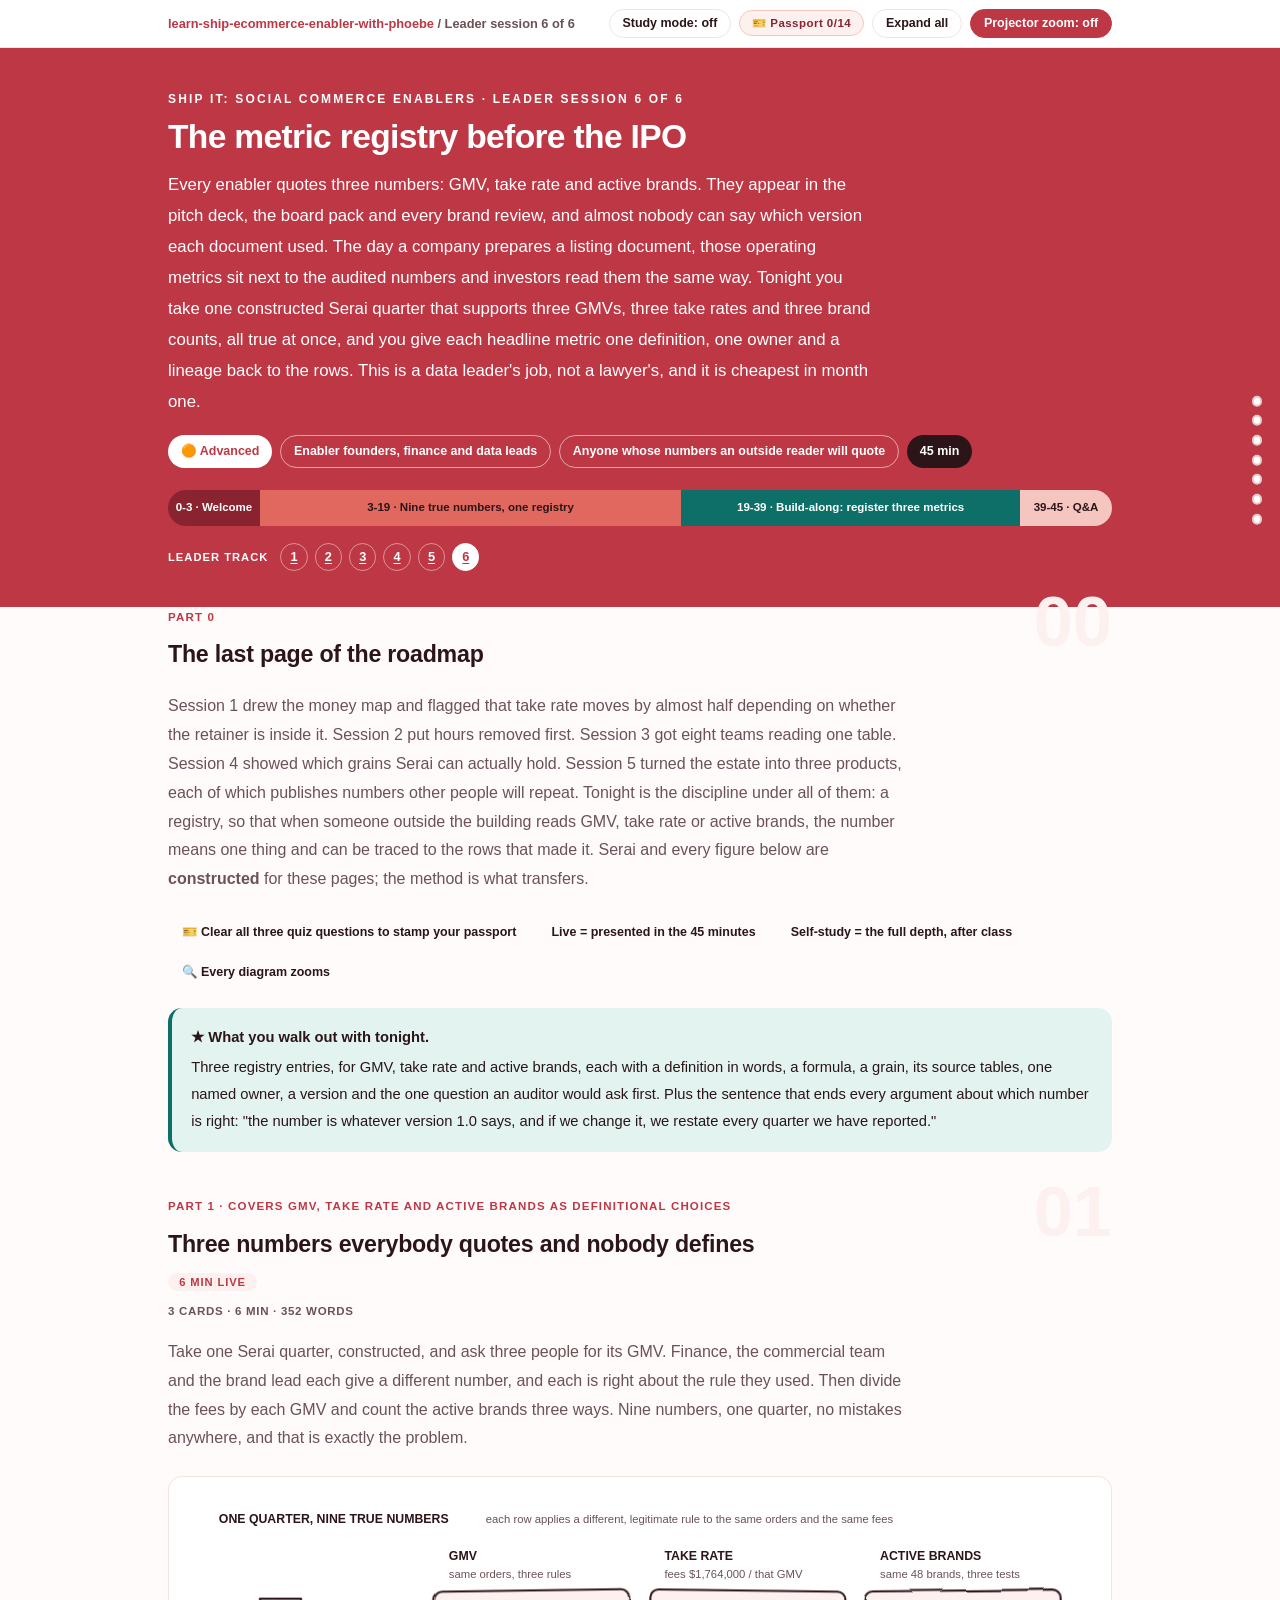
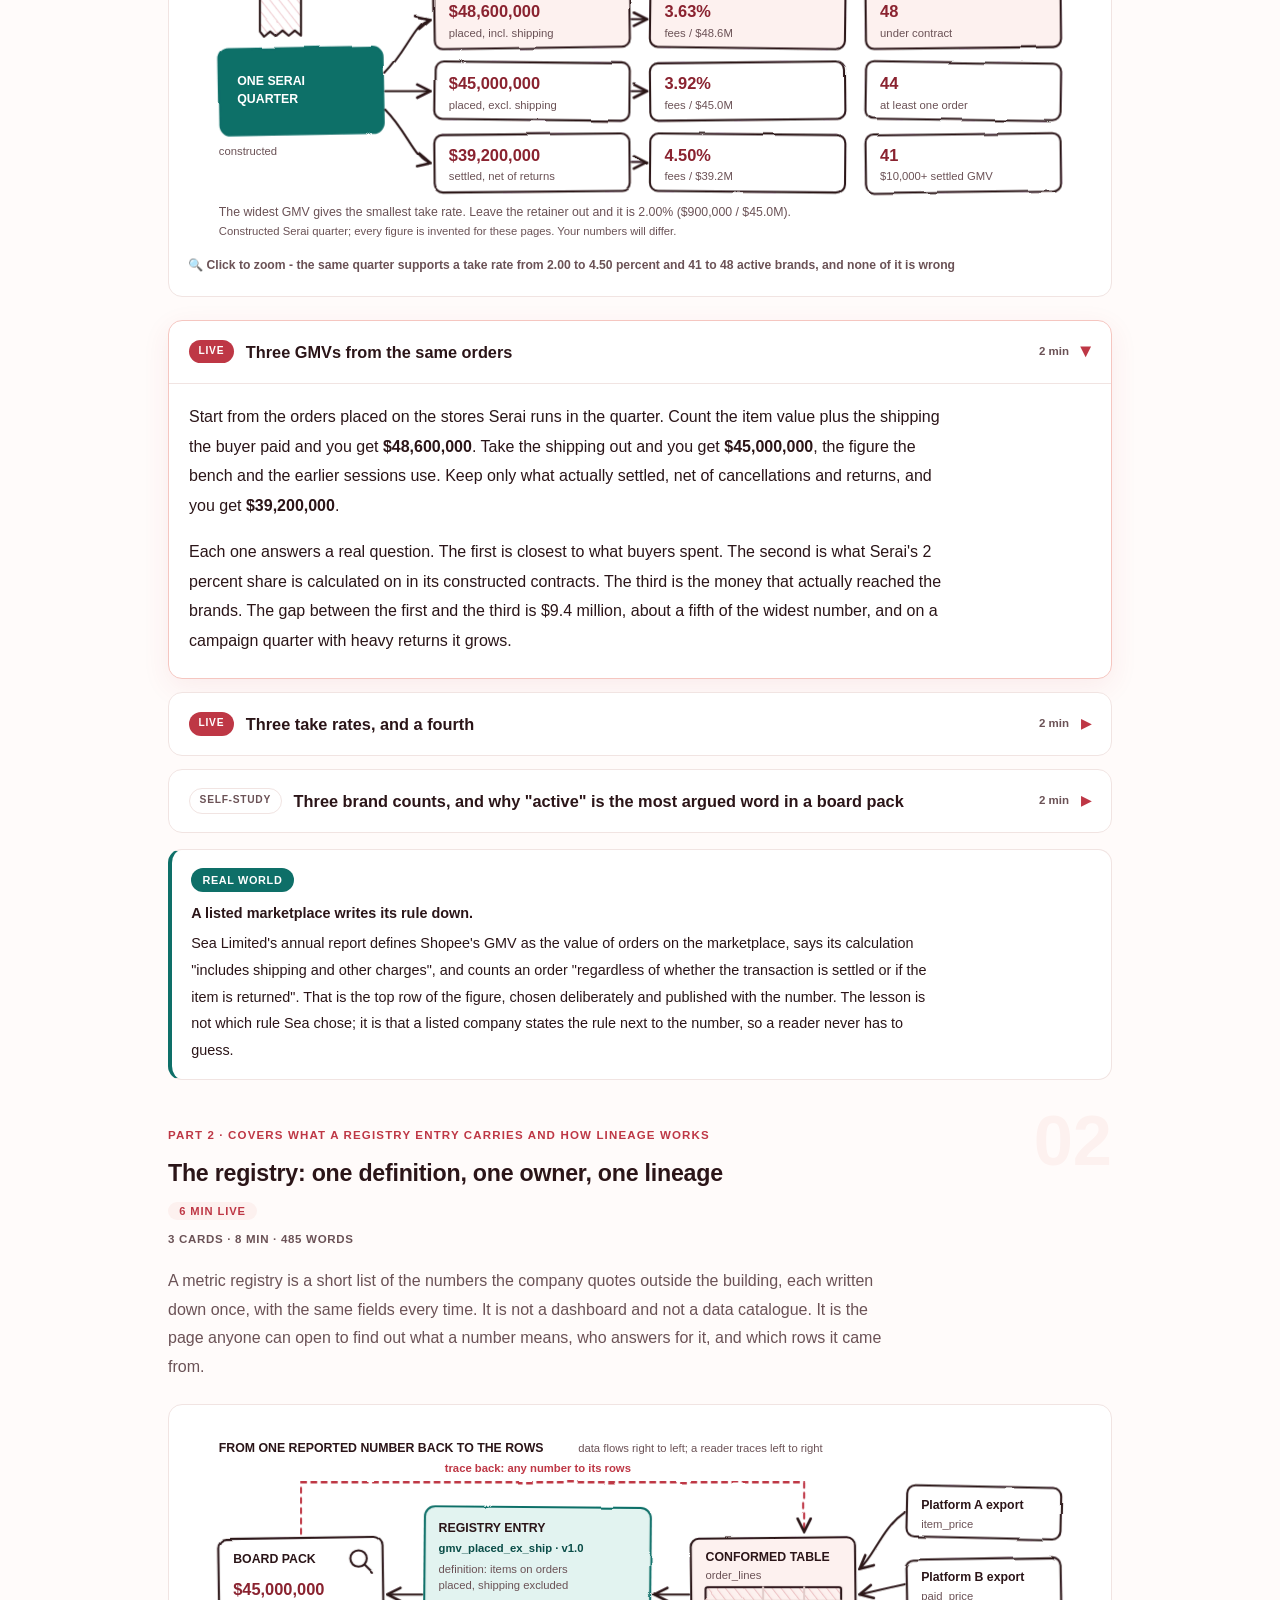
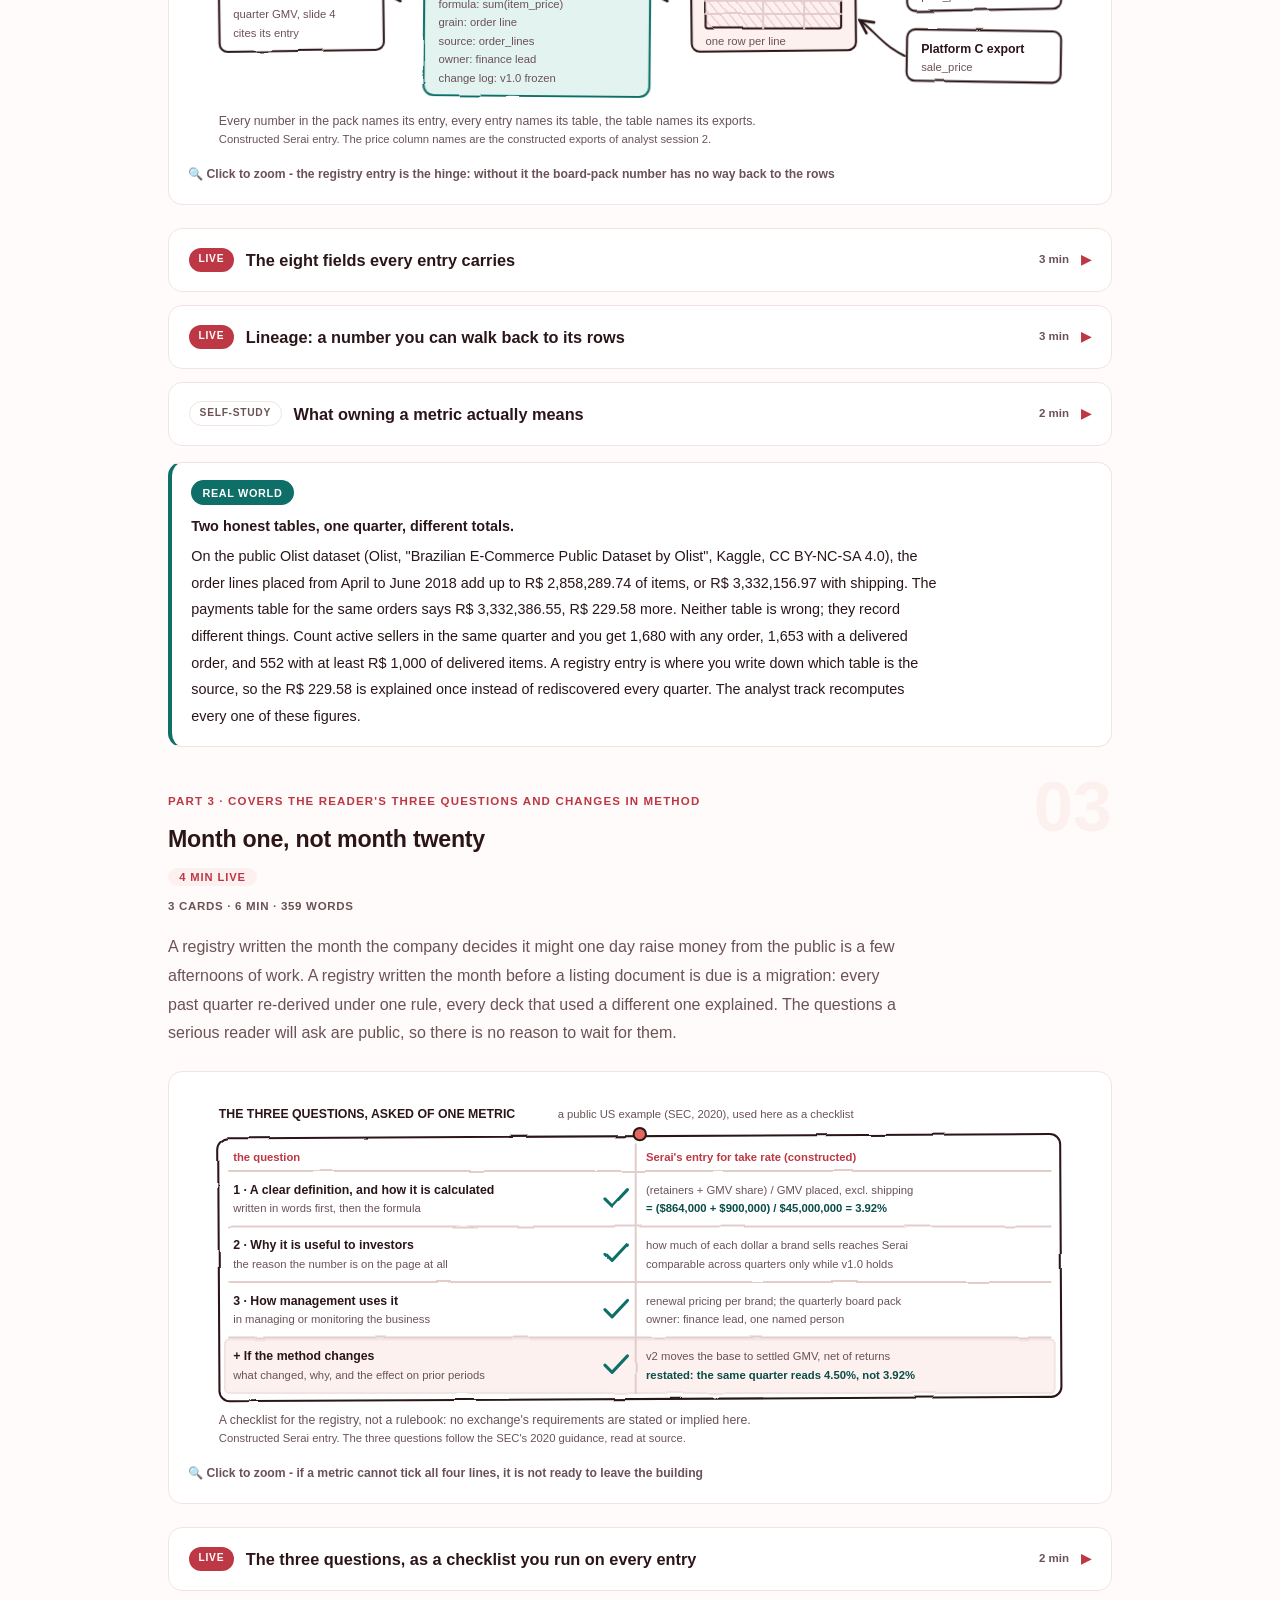
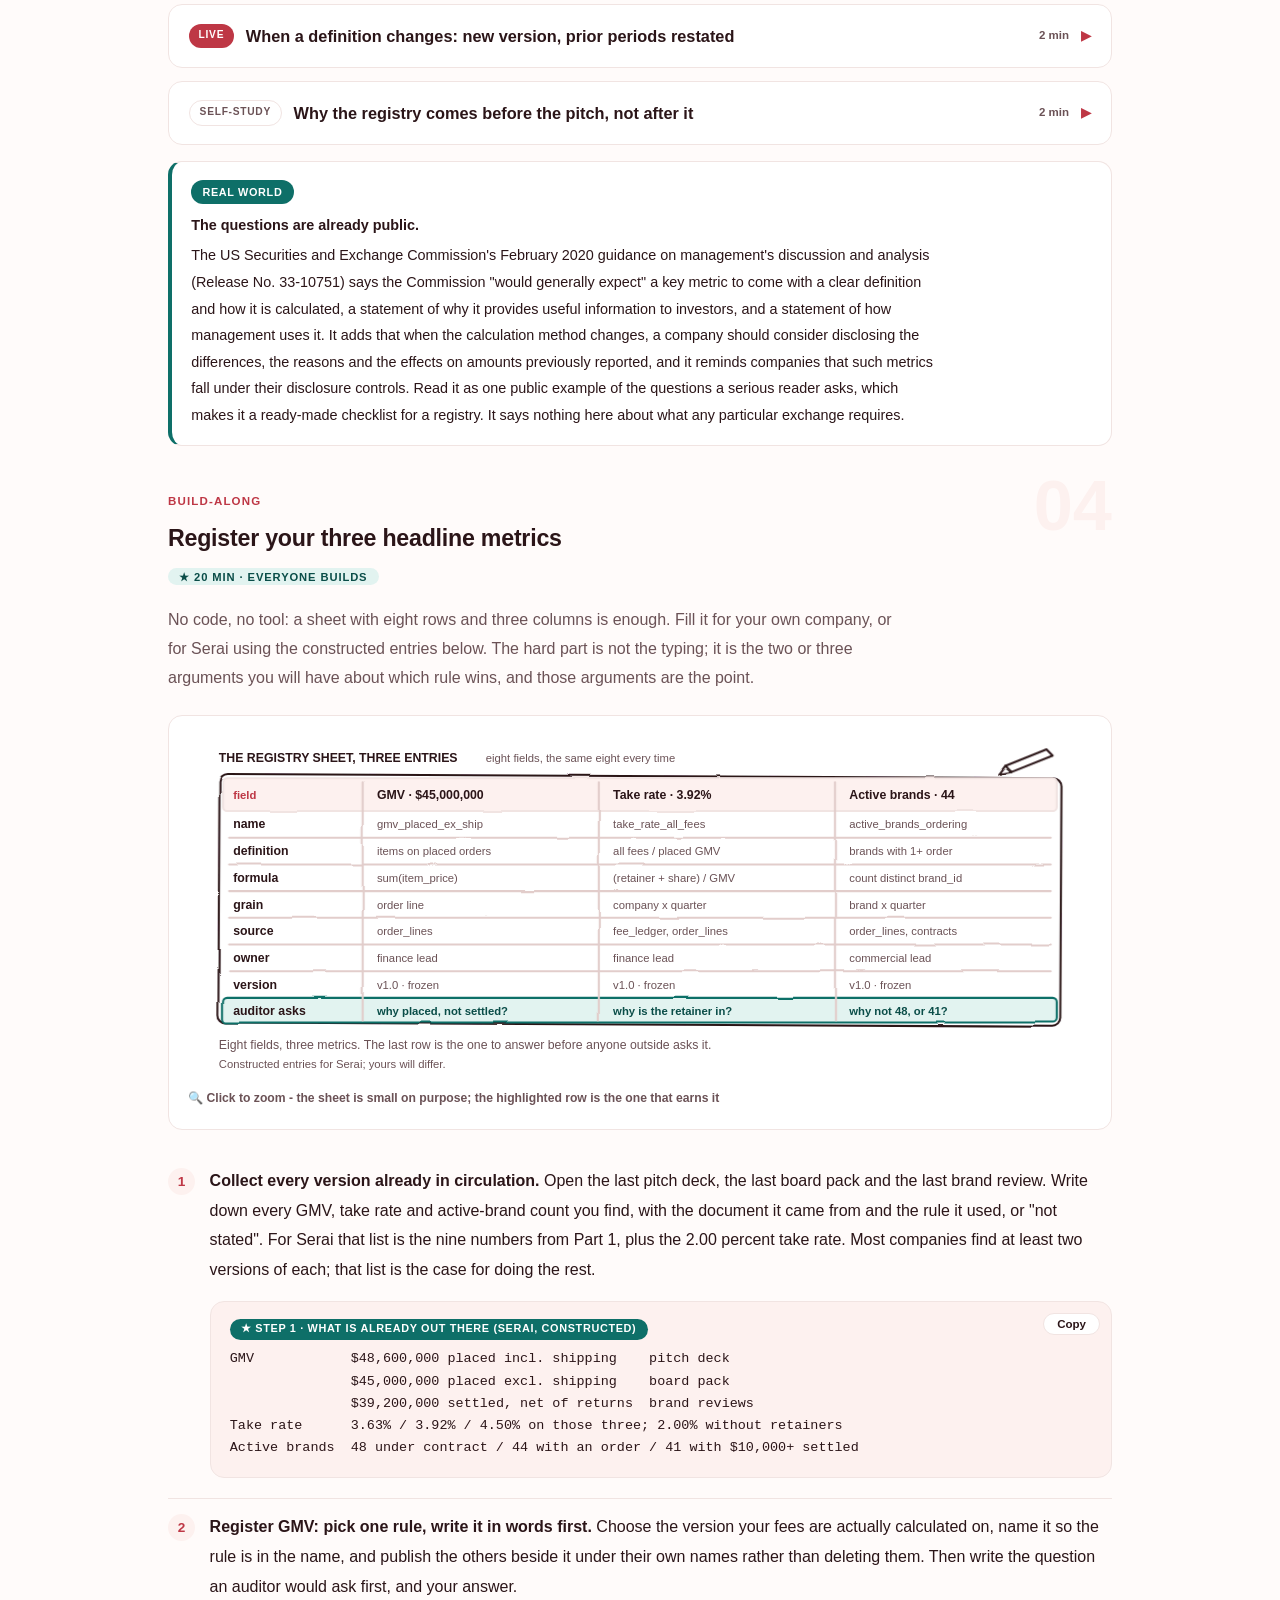
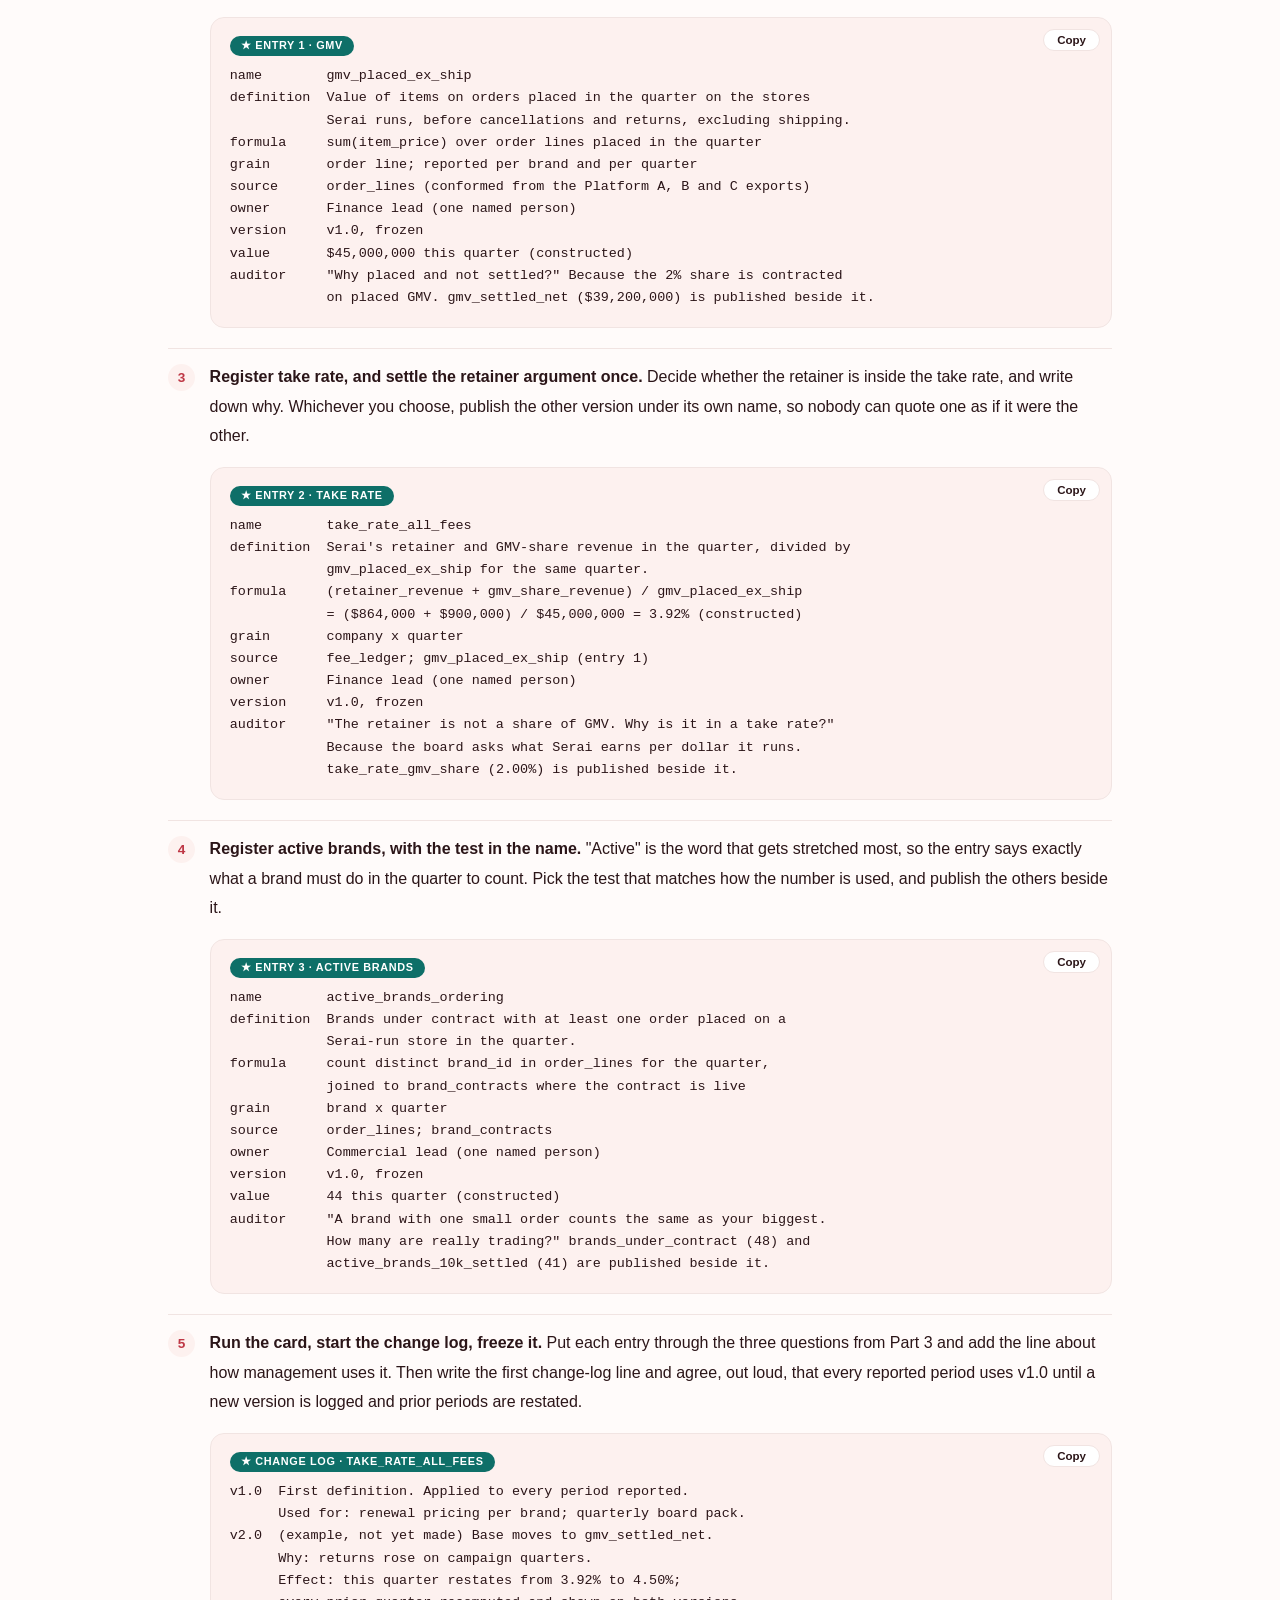
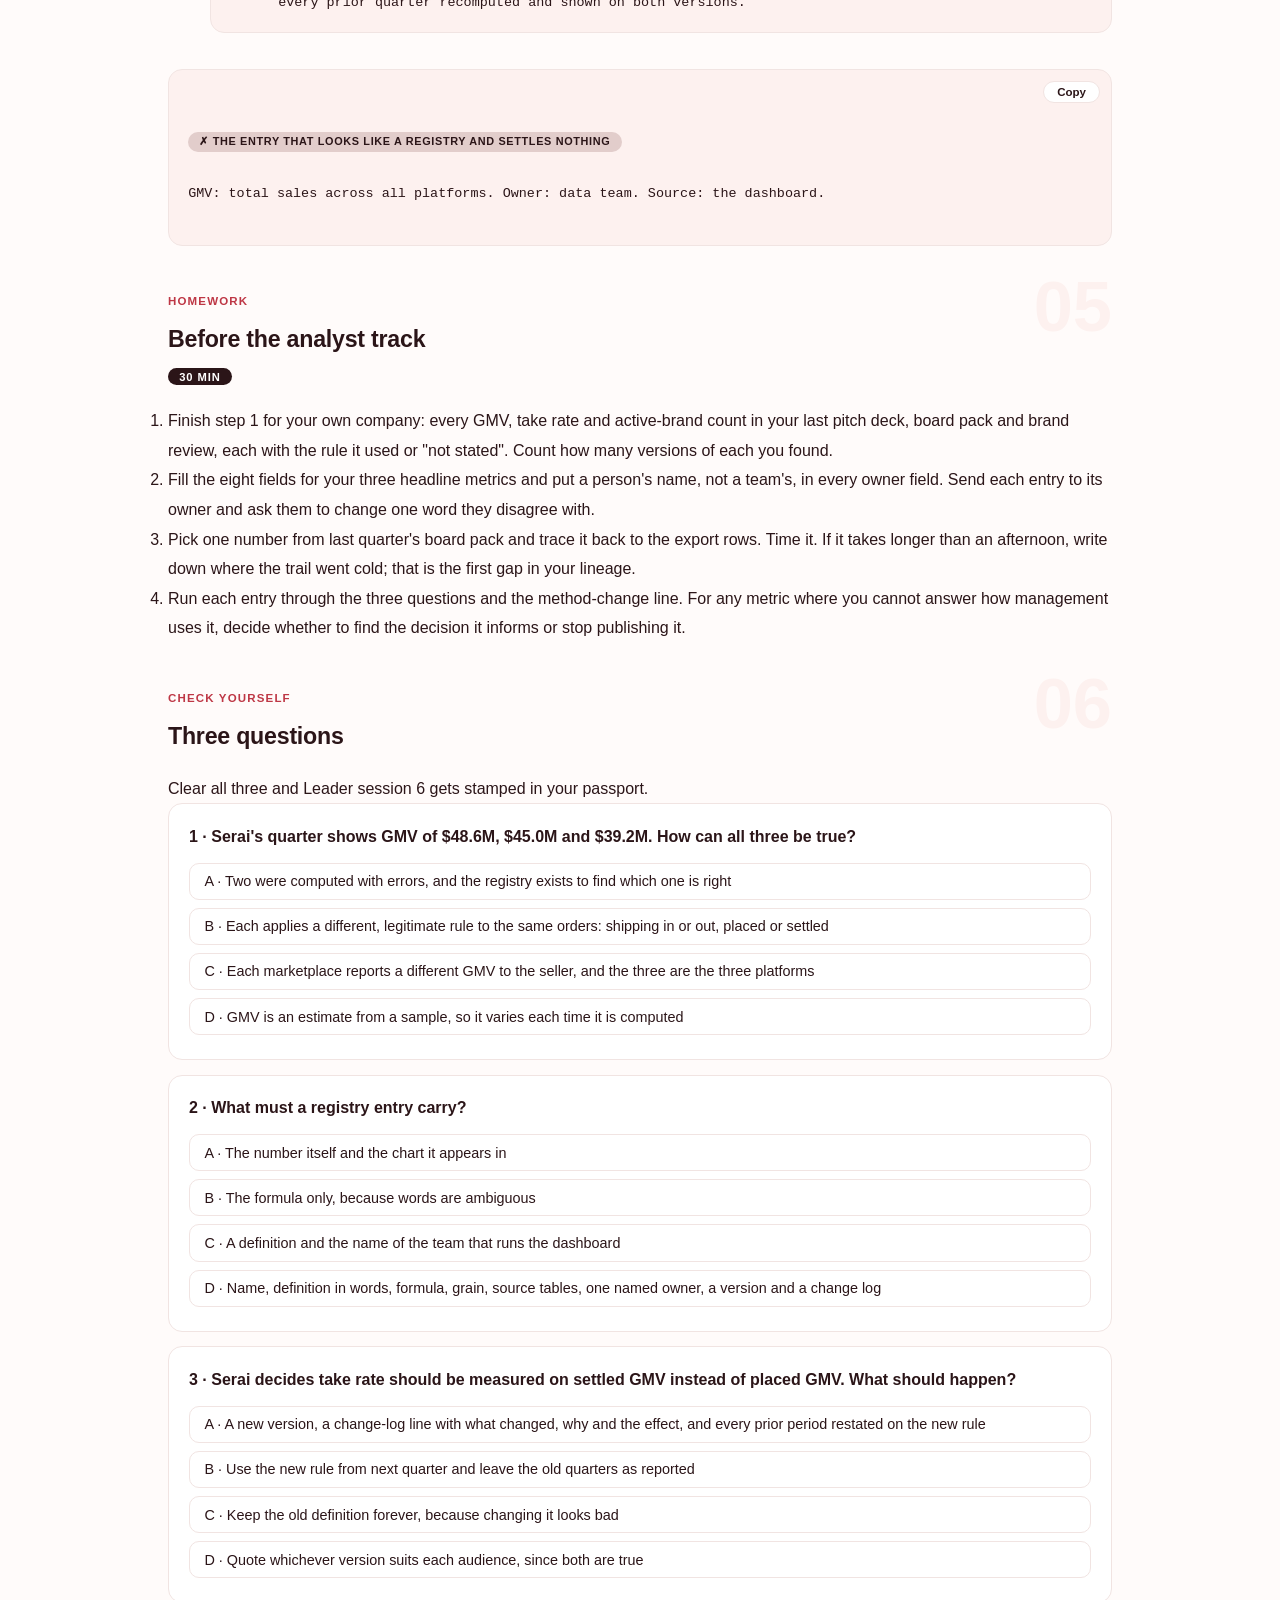
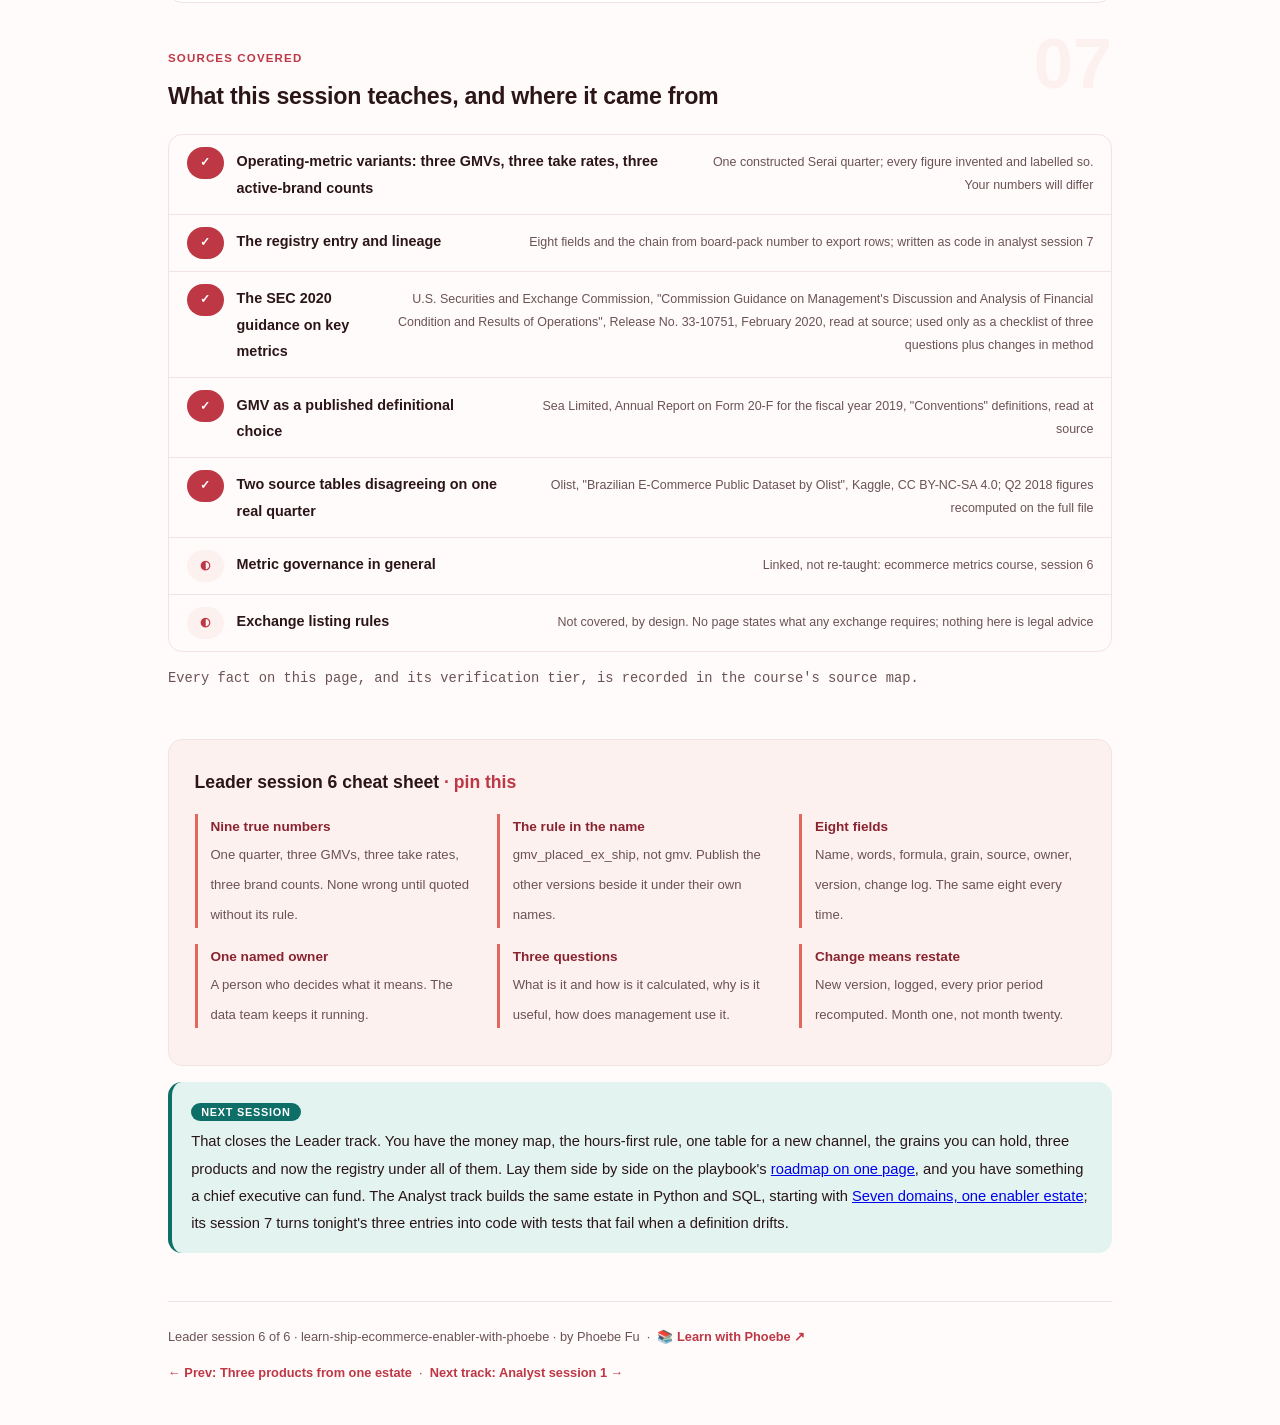
<file: courses/a6-metric-registry-before-ipo.html>
<!DOCTYPE html>
<html lang="en">
<head>
<meta charset="UTF-8">
<meta name="viewport" content="width=device-width, initial-scale=1.0">
<!-- social:start -->
<meta name="description" content="Leader session 6 of 6. GMV, take rate and active brands are the numbers everybody quotes and nobody defines. One constructed Serai quarter supports three of each, all true. The registry gives each one definition, one owner and a lineage back to the export rows, written in month one.">
<meta property="og:type" content="article">
<meta property="og:site_name" content="Learn with Phoebe">
<meta property="og:title" content="The metric registry before the IPO - learn ship ecommerce enabler with phoebe">
<meta property="og:description" content="Leader session 6 of 6. Three GMVs, three take rates, three brand counts from one quarter. One definition, one owner, one lineage for each, before anyone outside asks.">
<meta property="og:url" content="https://phoebefu6.github.io/learn-ship-ecommerce-enabler-with-phoebe/courses/a6-metric-registry-before-ipo.html">
<meta property="og:image" content="https://phoebefu6.github.io/learn-ship-ecommerce-enabler-with-phoebe/assets/og-cover.png">
<meta property="og:image:width" content="1200">
<meta property="og:image:height" content="630">
<meta name="twitter:card" content="summary_large_image">
<meta name="twitter:title" content="The metric registry before the IPO - learn ship ecommerce enabler with phoebe">
<meta name="twitter:description" content="Leader session 6 of 6. Every headline metric defined once, owned by one person, traceable to the rows.">
<meta name="twitter:image" content="https://phoebefu6.github.io/learn-ship-ecommerce-enabler-with-phoebe/assets/og-cover.png">
<!-- social:end -->
<title>Leader session 6 · The metric registry before the IPO - learn ship ecommerce enabler with phoebe</title>
<link rel="stylesheet" href="../assets/style.css?v=22">
</head>
<body>

<div class="toolbar">
  <div class="wrap">
    <span class="crumb"><a href="../index.html">learn-ship-ecommerce-enabler-with-phoebe</a> / Leader session 6 of 6</span>
    <button class="btn" id="toggle-all" type="button">Expand all</button>
    <button class="btn primary" id="zoom-toggle" type="button">Projector zoom: off</button>
  </div>
</div>

<header class="masthead">
  <div class="wrap">
    <div class="eyebrow">Ship It: Social Commerce Enablers · Leader session 6 of 6</div>
    <h1>The <span class="accent">metric registry</span> before the IPO</h1>
    <p class="sub">Every enabler quotes three numbers: GMV, take rate and active brands. They appear in the pitch deck, the board pack and every brand review, and almost nobody can say which version each document used. The day a company prepares a listing document, those operating metrics sit next to the audited numbers and investors read them the same way. Tonight you take one constructed Serai quarter that supports three GMVs, three take rates and three brand counts, all true at once, and you give each headline metric one definition, one owner and a lineage back to the rows. This is a data leader's job, not a lawyer's, and it is cheapest in month one.</p>
    <div class="chip-row">
      <span class="chip level">🟠 Advanced</span>
      <span class="chip audience">Enabler founders, finance and data leads</span>
      <span class="chip audience">Anyone whose numbers an outside reader will quote</span>
      <span class="chip time">45 min</span>
    </div>
    <div class="agenda">
      <span class="a1" style="flex:1">0-3 · Welcome</span>
      <span class="a2" style="flex:5">3-19 · Nine true numbers, one registry</span>
      <span class="a3" style="flex:4">19-39 · Build-along: register three metrics</span>
      <span class="a4" style="flex:1">39-45 · Q&amp;A</span>
    </div>
  </div>
</header>

<main class="wrap">

  <section class="section" id="intro">
    <div class="section-kicker">
      <span class="klabel">Part 0</span>
      <h2>The last page of the roadmap</h2>
    </div>
    <p class="lede">Session 1 drew the money map and flagged that take rate moves by almost half depending on whether the retainer is inside it. Session 2 put hours removed first. Session 3 got eight teams reading one table. Session 4 showed which grains Serai can actually hold. Session 5 turned the estate into three products, each of which publishes numbers other people will repeat. Tonight is the discipline under all of them: a registry, so that when someone outside the building reads GMV, take rate or active brands, the number means one thing and can be traced to the rows that made it. Serai and every figure below are <strong>constructed</strong> for these pages; the method is what transfers.</p>

    <div class="legend">
      <span class="pill">🎫 Clear all three quiz questions to stamp your passport</span>
      <span class="pill">Live = presented in the 45 minutes</span>
      <span class="pill">Self-study = the full depth, after class</span>
      <span class="pill">🔍 Every diagram zooms</span>
    </div>

    <div class="callout win">
      <p><strong>★ What you walk out with tonight.</strong> Three registry entries, for GMV, take rate and active brands, each with a definition in words, a formula, a grain, its source tables, one named owner, a version and the one question an auditor would ask first. Plus the sentence that ends every argument about which number is right: "the number is whatever version 1.0 says, and if we change it, we restate every quarter we have reported."</p>
    </div>
  </section>

  <section class="section" id="part-1">
    <div class="section-kicker">
      <span class="klabel">Part 1 · covers GMV, take rate and active brands as definitional choices</span>
      <h2>Three numbers everybody quotes and nobody defines</h2>
      <span class="tag concept">6 min live</span>
    </div>
    <p class="lede">Take one Serai quarter, constructed, and ask three people for its GMV. Finance, the commercial team and the brand lead each give a different number, and each is right about the rule they used. Then divide the fees by each GMV and count the active brands three ways. Nine numbers, one quarter, no mistakes anywhere, and that is exactly the problem.</p>

    <figure class="zoomable">
      <svg viewBox="0 0 880 340" xmlns="http://www.w3.org/2000/svg" role="img" aria-label="One constructed Serai quarter fans into three rows. Row one: GMV placed including shipping 48,600,000 dollars, take rate 3.63 percent, 48 brands under contract. Row two: GMV placed excluding shipping 45,000,000 dollars, take rate 3.92 percent, 44 brands with at least one order. Row three: GMV settled net of returns 39,200,000 dollars, take rate 4.50 percent, 41 brands with at least 10,000 dollars of settled GMV. Without retainers the take rate is 2.00 percent.">
        <defs>
          <filter id="a6aSk" x="-3%" y="-3%" width="106%" height="106%"><feTurbulence type="fractalNoise" baseFrequency="0.02" numOctaves="2" seed="61" result="n"/><feDisplacementMap in="SourceGraphic" in2="n" scale="2.4" xChannelSelector="R" yChannelSelector="G"/></filter>
          <pattern id="a6aHc" patternUnits="userSpaceOnUse" width="7" height="7" patternTransform="rotate(-38)"><line x1="0" y1="0" x2="0" y2="7" stroke="#BE3745" stroke-width="1" opacity=".5"/></pattern>
          <marker id="a6aAr" viewBox="0 0 10 10" refX="9" refY="5" markerWidth="8" markerHeight="8" orient="auto"><path d="M1 1 L9 5 L1 9" fill="none" stroke="#2B1518" stroke-width="1.6" stroke-linecap="round"/></marker>
        </defs>
        <style>
          .a6aH { font: 800 12px Inter, sans-serif; fill: #2B1518; }
          .a6aL { font: 600 12px Inter, sans-serif; fill: #2B1518; }
          .a6aS { font: 400 11px Inter, sans-serif; fill: #6B5256; }
          .a6aB { font: 800 11px Inter, sans-serif; fill: #0A4D48; }
          .a6aV { font: 800 16px Inter, sans-serif; fill: #8A2330; }
          .a6aW { font: 800 12px Inter, sans-serif; fill: #FFFFFF; }
          .a6aN { font: 400 12px Inter, sans-serif; fill: #6B5256; }
        </style>

        <text class="a6aH" x="30" y="26">ONE QUARTER, NINE TRUE NUMBERS</text>
        <text class="a6aS" x="290" y="26">each row applies a different, legitimate rule to the same orders and the same fees</text>

        <g filter="url(#a6aSk)" fill="none" stroke="#2B1518" stroke-width="2" stroke-linecap="round" stroke-linejoin="round">
          <!-- doodle: a receipt above the quarter -->
          <path d="M70 100 L110 100 L110 136 L104 131 L98 136 L92 131 L86 136 L80 131 L74 136 L70 131 Z" fill="url(#a6aHc)"/>
          <!-- the quarter -->
          <rect x="30" y="148" width="160" height="84" rx="10" transform="rotate(-1 110 190)" fill="#0E6F68" stroke="#0E6F68"/>
          <!-- fan to three GMVs -->
          <path d="M192 172 C214 150 220 124 236 120" marker-end="url(#a6aAr)"/>
          <path d="M192 190 L236 190" marker-end="url(#a6aAr)"/>
          <path d="M192 208 C214 230 220 256 236 260" marker-end="url(#a6aAr)"/>
          <!-- GMV column -->
          <rect x="240" y="92" width="190" height="56" rx="8" transform="rotate(-0.8 335 120)" fill="#FDF1EF"/>
          <rect x="240" y="162" width="190" height="56" rx="8" transform="rotate(0.6 335 190)" fill="#FFFFFF"/>
          <rect x="240" y="232" width="190" height="56" rx="8" transform="rotate(-0.5 335 260)" fill="#FFFFFF"/>
          <!-- GMV feeds take rate -->
          <path d="M432 120 L447 120" marker-end="url(#a6aAr)"/>
          <path d="M432 190 L447 190" marker-end="url(#a6aAr)"/>
          <path d="M432 260 L447 260" marker-end="url(#a6aAr)"/>
          <!-- take rate column -->
          <rect x="450" y="92" width="190" height="56" rx="8" transform="rotate(0.7 545 120)" fill="#FDF1EF"/>
          <rect x="450" y="162" width="190" height="56" rx="8" transform="rotate(-0.6 545 190)" fill="#FFFFFF"/>
          <rect x="450" y="232" width="190" height="56" rx="8" transform="rotate(0.5 545 260)" fill="#FFFFFF"/>
          <!-- active brands column -->
          <rect x="660" y="92" width="190" height="56" rx="8" transform="rotate(-0.6 755 120)" fill="#FDF1EF"/>
          <rect x="660" y="162" width="190" height="56" rx="8" transform="rotate(0.8 755 190)" fill="#FFFFFF"/>
          <rect x="660" y="232" width="190" height="56" rx="8" transform="rotate(-0.7 755 260)" fill="#FFFFFF"/>
        </g>

        <text class="a6aW" x="48" y="184">ONE SERAI</text>
        <text class="a6aW" x="48" y="202">QUARTER</text>
        <text class="a6aS" x="30" y="252">constructed</text>

        <text class="a6aH" x="254" y="62">GMV</text>
        <text class="a6aS" x="254" y="80">same orders, three rules</text>
        <text class="a6aH" x="464" y="62">TAKE RATE</text>
        <text class="a6aS" x="464" y="80">fees $1,764,000 / that GMV</text>
        <text class="a6aH" x="674" y="62">ACTIVE BRANDS</text>
        <text class="a6aS" x="674" y="80">same 48 brands, three tests</text>

        <text class="a6aV" x="254" y="118">$48,600,000</text>
        <text class="a6aS" x="254" y="137">placed, incl. shipping</text>
        <text class="a6aV" x="254" y="188">$45,000,000</text>
        <text class="a6aS" x="254" y="207">placed, excl. shipping</text>
        <text class="a6aV" x="254" y="258">$39,200,000</text>
        <text class="a6aS" x="254" y="277">settled, net of returns</text>

        <text class="a6aV" x="464" y="118">3.63%</text>
        <text class="a6aS" x="464" y="137">fees / $48.6M</text>
        <text class="a6aV" x="464" y="188">3.92%</text>
        <text class="a6aS" x="464" y="207">fees / $45.0M</text>
        <text class="a6aV" x="464" y="258">4.50%</text>
        <text class="a6aS" x="464" y="277">fees / $39.2M</text>

        <text class="a6aV" x="674" y="118">48</text>
        <text class="a6aS" x="674" y="137">under contract</text>
        <text class="a6aV" x="674" y="188">44</text>
        <text class="a6aS" x="674" y="207">at least one order</text>
        <text class="a6aV" x="674" y="258">41</text>
        <text class="a6aS" x="674" y="277">$10,000+ settled GMV</text>

        <text class="a6aN" x="30" y="312">The widest GMV gives the smallest take rate. Leave the retainer out and it is 2.00% ($900,000 / $45.0M).</text>
        <text class="a6aS" x="30" y="330">Constructed Serai quarter; every figure is invented for these pages. Your numbers will differ.</text>
      </svg>
      <figcaption>🔍 Click to zoom - the same quarter supports a take rate from 2.00 to 4.50 percent and 41 to 48 active brands, and none of it is wrong</figcaption>
    </figure>

    <details class="card" open>
      <summary><span class="mode live">Live</span>Three GMVs from the same orders<span class="mini">2 min</span><span class="caret">▶</span></summary>
      <div class="body">
        <p>Start from the orders placed on the stores Serai runs in the quarter. Count the item value plus the shipping the buyer paid and you get <strong>$48,600,000</strong>. Take the shipping out and you get <strong>$45,000,000</strong>, the figure the bench and the earlier sessions use. Keep only what actually settled, net of cancellations and returns, and you get <strong>$39,200,000</strong>.</p>
        <p>Each one answers a real question. The first is closest to what buyers spent. The second is what Serai's 2 percent share is calculated on in its constructed contracts. The third is the money that actually reached the brands. The gap between the first and the third is $9.4 million, about a fifth of the widest number, and on a campaign quarter with heavy returns it grows.</p>
      </div>
    </details>

    <details class="card">
      <summary><span class="mode live">Live</span>Three take rates, and a fourth<span class="mini">2 min</span><span class="caret">▶</span></summary>
      <div class="body">
        <p>Serai's constructed fees for the quarter are the retainers, $864,000, plus the GMV share, $900,000: $1,764,000. Divide by each GMV and the take rate is <strong>3.63 percent</strong>, <strong>3.92 percent</strong> or <strong>4.50 percent</strong>. Leave the retainer out, on the argument that it is not a share of anything, and it is <strong>2.00 percent</strong>.</p>
        <p>Notice the direction. The more generous the GMV, the smaller the take rate looks, which is why a pitch to brands and a pitch to investors are tempted to use different ones. That temptation is the reason the definition has to be written down before either pitch is made.</p>
      </div>
    </details>

    <details class="card">
      <summary><span class="mode self">Self-study</span>Three brand counts, and why "active" is the most argued word in a board pack<span class="mini">2 min</span><span class="caret">▶</span></summary>
      <div class="body">
        <p><strong>48</strong> brands are under contract. <strong>44</strong> placed at least one order in the quarter. <strong>41</strong> reached at least $10,000 of settled GMV. A brand that signed in the last week of the quarter and sold nothing is in the first count only; a brand with one small order is in the second but not the third.</p>
        <p>Which is right depends on what the reader is using it for. A reader judging the sales team wants contracts. A reader judging whether the brands stay wants the ones that actually trade. A reader modelling revenue wants the ones that trade enough to matter. None of them is wrong, and a count published without its test is a number the reader will fill in with whichever meaning suits them.</p>
      </div>
    </details>

    <div class="callout example">
      <span class="ex-pill">Real world</span>
      <p><strong>A listed marketplace writes its rule down.</strong> Sea Limited's annual report defines Shopee's GMV as the value of orders on the marketplace, says its calculation "includes shipping and other charges", and counts an order "regardless of whether the transaction is settled or if the item is returned". That is the top row of the figure, chosen deliberately and published with the number. The lesson is not which rule Sea chose; it is that a listed company states the rule next to the number, so a reader never has to guess.</p>
    </div>
  </section>

  <section class="section" id="part-2">
    <div class="section-kicker">
      <span class="klabel">Part 2 · covers what a registry entry carries and how lineage works</span>
      <h2>The registry: one definition, one owner, one lineage</h2>
      <span class="tag concept">6 min live</span>
    </div>
    <p class="lede">A metric registry is a short list of the numbers the company quotes outside the building, each written down once, with the same fields every time. It is not a dashboard and not a data catalogue. It is the page anyone can open to find out what a number means, who answers for it, and which rows it came from.</p>

    <figure class="zoomable">
      <svg viewBox="0 0 880 320" xmlns="http://www.w3.org/2000/svg" role="img" aria-label="Lineage drawn right to left. Three marketplace exports, with their price columns named item_price, paid_price and sale_price, feed one conformed order_lines table. The table feeds a registry entry for gmv_placed_ex_ship version 1.0, with its definition, formula, grain, source, owner and change log. The entry feeds one board-pack number, 45,000,000 dollars. A dashed arrow traces back from the board-pack number to the rows.">
        <defs>
          <filter id="a6bSk" x="-3%" y="-3%" width="106%" height="106%"><feTurbulence type="fractalNoise" baseFrequency="0.02" numOctaves="2" seed="67" result="n"/><feDisplacementMap in="SourceGraphic" in2="n" scale="2.4" xChannelSelector="R" yChannelSelector="G"/></filter>
          <pattern id="a6bHc" patternUnits="userSpaceOnUse" width="7" height="7" patternTransform="rotate(-38)"><line x1="0" y1="0" x2="0" y2="7" stroke="#BE3745" stroke-width="1" opacity=".5"/></pattern>
          <marker id="a6bAr" viewBox="0 0 10 10" refX="9" refY="5" markerWidth="8" markerHeight="8" orient="auto"><path d="M1 1 L9 5 L1 9" fill="none" stroke="#2B1518" stroke-width="1.6" stroke-linecap="round"/></marker>
        </defs>
        <style>
          .a6bH { font: 800 12px Inter, sans-serif; fill: #2B1518; }
          .a6bL { font: 600 12px Inter, sans-serif; fill: #2B1518; }
          .a6bS { font: 400 11px Inter, sans-serif; fill: #6B5256; }
          .a6bB { font: 800 11px Inter, sans-serif; fill: #0A4D48; }
          .a6bV { font: 800 16px Inter, sans-serif; fill: #8A2330; }
          .a6bA { font: 700 11px Inter, sans-serif; fill: #BE3745; }
          .a6bN { font: 400 12px Inter, sans-serif; fill: #6B5256; }
        </style>

        <text class="a6bH" x="30" y="26">FROM ONE REPORTED NUMBER BACK TO THE ROWS</text>
        <text class="a6bS" x="380" y="26">data flows right to left; a reader traces left to right</text>
        <text class="a6bA" x="250" y="46">trace back: any number to its rows</text>

        <g filter="url(#a6bSk)" fill="none" stroke="#2B1518" stroke-width="2" stroke-linecap="round" stroke-linejoin="round">
          <!-- trace-back path -->
          <path d="M110 106 L110 56 L600 56 L600 104" stroke="#BE3745" stroke-dasharray="5 5" marker-end="url(#a6bAr)"/>
          <!-- board pack -->
          <rect x="30" y="110" width="160" height="110" rx="8" transform="rotate(-0.8 110 165)" fill="#FFFFFF"/>
          <!-- doodle: a magnifier on the board pack -->
          <circle cx="166" cy="130" r="8"/>
          <path d="M172 136 L180 144"/>
          <!-- registry entry, the thing -->
          <rect x="230" y="80" width="220" height="184" rx="10" transform="rotate(0.5 340 172)" fill="#E2F3F0" stroke="#0E6F68"/>
          <!-- conformed table -->
          <rect x="490" y="110" width="160" height="110" rx="8" transform="rotate(-0.6 570 165)" fill="#FDF1EF"/>
          <rect x="504" y="158" width="132" height="40" rx="2" fill="url(#a6bHc)"/>
          <path d="M504 171 L636 171 M504 184 L636 184 M560 158 L560 198 M600 158 L600 198" stroke="#E2CDCB"/>
          <!-- three exports -->
          <rect x="700" y="60" width="150" height="50" rx="8" transform="rotate(1.2 775 85)" fill="#FFFFFF"/>
          <rect x="700" y="130" width="150" height="50" rx="8" transform="rotate(-1 775 155)" fill="#FFFFFF"/>
          <rect x="700" y="200" width="150" height="50" rx="8" transform="rotate(0.9 775 225)" fill="#FFFFFF"/>
          <!-- flows -->
          <path d="M698 85 C676 100 668 128 654 140" marker-end="url(#a6bAr)"/>
          <path d="M698 155 L654 165" marker-end="url(#a6bAr)"/>
          <path d="M698 225 C676 214 668 200 654 190" marker-end="url(#a6bAr)"/>
          <path d="M488 165 L454 165" marker-end="url(#a6bAr)"/>
          <path d="M228 165 L194 165" marker-end="url(#a6bAr)"/>
        </g>

        <text class="a6bH" x="44" y="134">BOARD PACK</text>
        <text class="a6bV" x="44" y="166">$45,000,000</text>
        <text class="a6bS" x="44" y="188">quarter GMV, slide 4</text>
        <text class="a6bS" x="44" y="206">cites its entry</text>

        <text class="a6bH" x="244" y="104">REGISTRY ENTRY</text>
        <text class="a6bB" x="244" y="124">gmv_placed_ex_ship · v1.0</text>
        <text class="a6bS" x="244" y="144">definition: items on orders</text>
        <text class="a6bS" x="244" y="160">placed, shipping excluded</text>
        <text class="a6bS" x="244" y="178">formula: sum(item_price)</text>
        <text class="a6bS" x="244" y="196">grain: order line</text>
        <text class="a6bS" x="244" y="214">source: order_lines</text>
        <text class="a6bS" x="244" y="232">owner: finance lead</text>
        <text class="a6bS" x="244" y="250">change log: v1.0 frozen</text>

        <text class="a6bH" x="504" y="132">CONFORMED TABLE</text>
        <text class="a6bS" x="504" y="150">order_lines</text>
        <text class="a6bS" x="504" y="214">one row per line</text>

        <text class="a6bL" x="714" y="82">Platform A export</text>
        <text class="a6bS" x="714" y="100">item_price</text>
        <text class="a6bL" x="714" y="152">Platform B export</text>
        <text class="a6bS" x="714" y="170">paid_price</text>
        <text class="a6bL" x="714" y="222">Platform C export</text>
        <text class="a6bS" x="714" y="240">sale_price</text>

        <text class="a6bN" x="30" y="292">Every number in the pack names its entry, every entry names its table, the table names its exports.</text>
        <text class="a6bS" x="30" y="310">Constructed Serai entry. The price column names are the constructed exports of analyst session 2.</text>
      </svg>
      <figcaption>🔍 Click to zoom - the registry entry is the hinge: without it the board-pack number has no way back to the rows</figcaption>
    </figure>

    <details class="card">
      <summary><span class="mode live">Live</span>The eight fields every entry carries<span class="mini">3 min</span><span class="caret">▶</span></summary>
      <div class="body">
        <table class="clean">
          <thead><tr><th>Field</th><th>What goes in it</th><th>Why it is there</th></tr></thead>
          <tbody>
            <tr><td><strong>Name</strong></td><td>A machine-safe name that says the rule: <code>gmv_placed_ex_ship</code>, not <code>gmv</code></td><td>The name itself stops the wrong version being pasted in</td></tr>
            <tr><td><strong>Definition in words</strong></td><td>One or two sentences a board member can read</td><td>The formula is for the analyst; the words are for everyone else</td></tr>
            <tr><td><strong>Formula</strong></td><td>The calculation, with every filter spelled out</td><td>Two people computing it must get the same number</td></tr>
            <tr><td><strong>Grain</strong></td><td>What one row is (order line, brand x quarter) and how it rolls up</td><td>Most disagreements are two grains, not two errors</td></tr>
            <tr><td><strong>Source tables</strong></td><td>The conformed tables it reads, and through them the exports</td><td>This is the first link of the lineage</td></tr>
            <tr><td><strong>Owner</strong></td><td>One named person, not a team</td><td>Someone answers the question when it is asked</td></tr>
            <tr><td><strong>Version</strong></td><td>v1.0, then v1.1 when anything changes</td><td>Every reported number can say which rule made it</td></tr>
            <tr><td><strong>Change log</strong></td><td>What changed, why, when, and the effect on reported periods</td><td>The history a careful reader asks for first</td></tr>
          </tbody>
        </table>
        <p>Three headline metrics need three entries. Most enablers end up with ten to twenty entries once the brand-facing products from session 5 publish their own numbers; start with the three everybody quotes.</p>
      </div>
    </details>

    <details class="card">
      <summary><span class="mode live">Live</span>Lineage: a number you can walk back to its rows<span class="mini">3 min</span><span class="caret">▶</span></summary>
      <div class="body">
        <p>Lineage is the chain in the figure, followed backwards. The $45,000,000 on slide 4 names its entry, <code>gmv_placed_ex_ship</code> version 1.0. The entry names its source, the conformed <code>order_lines</code> table. The table was built from three marketplace exports whose price columns are all called something different: <code>item_price</code>, <code>paid_price</code>, <code>sale_price</code>. Analyst session 2 conforms them into one schema; that conforming step is part of the lineage, because a mapping error there changes the board-pack number without anyone touching the registry.</p>
        <p>The test of a lineage is simple: pick any number in last quarter's board pack and ask how long it takes to get to the rows. If the answer is "a few minutes, by following the names", you have lineage. If it is "ask the analyst who built it", you have a person, and people leave. Analyst session 7, <a href="b7-registry-as-code.html">The metric registry as code</a>, writes these entries as files with tests that fail when a definition drifts. The general practice of metric governance, beyond an enabler, is taught in the <a href="https://phoebefu6.github.io/learn-ecommerce-metrics-with-phoebe/courses/a6-metric-governance.html">ecommerce metrics course, session 6</a>.</p>
      </div>
    </details>

    <details class="card">
      <summary><span class="mode self">Self-study</span>What owning a metric actually means<span class="mini">2 min</span><span class="caret">▶</span></summary>
      <div class="body">
        <p>The owner does not compute the number every quarter. The owner decides what it means, approves any change to the definition, and answers when an outside reader asks why it moved. That is a business role, so for GMV and take rate it usually sits in finance and for active brands in the commercial team, with the data team as the custodian that keeps the formula and the lineage true.</p>
        <ul>
          <li><strong>One person, by name.</strong> "Finance" cannot be phoned when a reader asks a question on a Friday.</li>
          <li><strong>The data team is not the owner.</strong> It keeps the entry running; it does not decide whether retainers belong in a take rate.</li>
          <li><strong>Ownership survives a resignation.</strong> When the owner leaves, the entry gets a new name the same week, and the change log says so.</li>
        </ul>
      </div>
    </details>

    <div class="callout example">
      <span class="ex-pill">Real world</span>
      <p><strong>Two honest tables, one quarter, different totals.</strong> On the public Olist dataset (Olist, "Brazilian E-Commerce Public Dataset by Olist", Kaggle, CC BY-NC-SA 4.0), the order lines placed from April to June 2018 add up to R$ 2,858,289.74 of items, or R$ 3,332,156.97 with shipping. The payments table for the same orders says R$ 3,332,386.55, R$ 229.58 more. Neither table is wrong; they record different things. Count active sellers in the same quarter and you get 1,680 with any order, 1,653 with a delivered order, and 552 with at least R$ 1,000 of delivered items. A registry entry is where you write down which table is the source, so the R$ 229.58 is explained once instead of rediscovered every quarter. The analyst track recomputes every one of these figures.</p>
    </div>
  </section>

  <section class="section" id="part-3">
    <div class="section-kicker">
      <span class="klabel">Part 3 · covers the reader's three questions and changes in method</span>
      <h2>Month one, not month twenty</h2>
      <span class="tag concept">4 min live</span>
    </div>
    <p class="lede">A registry written the month the company decides it might one day raise money from the public is a few afternoons of work. A registry written the month before a listing document is due is a migration: every past quarter re-derived under one rule, every deck that used a different one explained. The questions a serious reader will ask are public, so there is no reason to wait for them.</p>

    <figure class="zoomable">
      <svg viewBox="0 0 880 352" xmlns="http://www.w3.org/2000/svg" role="img" aria-label="A hand-drawn checklist card applied to one Serai metric, take rate. Question one, a clear definition and how it is calculated: retainers plus GMV share over GMV placed excluding shipping, 3.92 percent, ticked. Question two, why it is useful to investors: how much of each dollar a brand sells reaches Serai, ticked. Question three, how management uses it: renewal pricing and the quarterly board pack, ticked. The method-change line: a version 2 moving to settled GMV restates the same quarter at 4.50 percent, ticked.">
        <defs>
          <filter id="a6cSk" x="-3%" y="-3%" width="106%" height="106%"><feTurbulence type="fractalNoise" baseFrequency="0.02" numOctaves="2" seed="71" result="n"/><feDisplacementMap in="SourceGraphic" in2="n" scale="2.4" xChannelSelector="R" yChannelSelector="G"/></filter>
          <pattern id="a6cHc" patternUnits="userSpaceOnUse" width="7" height="7" patternTransform="rotate(-38)"><line x1="0" y1="0" x2="0" y2="7" stroke="#BE3745" stroke-width="1" opacity=".5"/></pattern>
          <marker id="a6cAr" viewBox="0 0 10 10" refX="9" refY="5" markerWidth="8" markerHeight="8" orient="auto"><path d="M1 1 L9 5 L1 9" fill="none" stroke="#2B1518" stroke-width="1.6" stroke-linecap="round"/></marker>
        </defs>
        <style>
          .a6cH { font: 800 12px Inter, sans-serif; fill: #2B1518; }
          .a6cL { font: 600 12px Inter, sans-serif; fill: #2B1518; }
          .a6cS { font: 400 11px Inter, sans-serif; fill: #6B5256; }
          .a6cB { font: 800 11px Inter, sans-serif; fill: #0A4D48; }
          .a6cA { font: 700 11px Inter, sans-serif; fill: #BE3745; }
          .a6cN { font: 400 12px Inter, sans-serif; fill: #6B5256; }
        </style>

        <text class="a6cH" x="30" y="26">THE THREE QUESTIONS, ASKED OF ONE METRIC</text>
        <text class="a6cS" x="360" y="26">a public US example (SEC, 2020), used here as a checklist</text>

        <g filter="url(#a6cSk)" fill="none" stroke="#2B1518" stroke-width="2" stroke-linecap="round" stroke-linejoin="round">
          <!-- the card -->
          <rect x="30" y="44" width="820" height="256" rx="10" transform="rotate(-0.3 440 172)" fill="#FFFFFF"/>
          <!-- method-change row tint -->
          <rect x="36" y="242" width="808" height="52" rx="4" fill="#FDF1EF" stroke="#F1E4E2"/>
          <!-- rows and divider -->
          <path d="M40 78 L840 78 M40 132 L840 132 M40 186 L840 186 M40 240 L840 240" stroke="#E2CDCB"/>
          <path d="M436 52 L436 294" stroke="#E2CDCB"/>
          <!-- doodle: a pin holding the card -->
          <circle cx="440" cy="42" r="6" fill="#E0685E"/>
          <!-- ticks -->
          <path d="M406 105 L413 112 L428 96" stroke="#0E6F68" stroke-width="3"/>
          <path d="M406 159 L413 166 L428 150" stroke="#0E6F68" stroke-width="3"/>
          <path d="M406 213 L413 220 L428 204" stroke="#0E6F68" stroke-width="3"/>
          <path d="M406 267 L413 274 L428 258" stroke="#0E6F68" stroke-width="3"/>
        </g>

        <text class="a6cA" x="44" y="68">the question</text>
        <text class="a6cA" x="446" y="68">Serai's entry for take rate (constructed)</text>

        <text class="a6cL" x="44" y="100">1 · A clear definition, and how it is calculated</text>
        <text class="a6cS" x="44" y="118">written in words first, then the formula</text>
        <text class="a6cS" x="446" y="100">(retainers + GMV share) / GMV placed, excl. shipping</text>
        <text class="a6cB" x="446" y="118">= ($864,000 + $900,000) / $45,000,000 = 3.92%</text>

        <text class="a6cL" x="44" y="154">2 · Why it is useful to investors</text>
        <text class="a6cS" x="44" y="172">the reason the number is on the page at all</text>
        <text class="a6cS" x="446" y="154">how much of each dollar a brand sells reaches Serai</text>
        <text class="a6cS" x="446" y="172">comparable across quarters only while v1.0 holds</text>

        <text class="a6cL" x="44" y="208">3 · How management uses it</text>
        <text class="a6cS" x="44" y="226">in managing or monitoring the business</text>
        <text class="a6cS" x="446" y="208">renewal pricing per brand; the quarterly board pack</text>
        <text class="a6cS" x="446" y="226">owner: finance lead, one named person</text>

        <text class="a6cL" x="44" y="262">+ If the method changes</text>
        <text class="a6cS" x="44" y="280">what changed, why, and the effect on prior periods</text>
        <text class="a6cS" x="446" y="262">v2 moves the base to settled GMV, net of returns</text>
        <text class="a6cB" x="446" y="280">restated: the same quarter reads 4.50%, not 3.92%</text>

        <text class="a6cN" x="30" y="324">A checklist for the registry, not a rulebook: no exchange's requirements are stated or implied here.</text>
        <text class="a6cS" x="30" y="342">Constructed Serai entry. The three questions follow the SEC's 2020 guidance, read at source.</text>
      </svg>
      <figcaption>🔍 Click to zoom - if a metric cannot tick all four lines, it is not ready to leave the building</figcaption>
    </figure>

    <details class="card">
      <summary><span class="mode live">Live</span>The three questions, as a checklist you run on every entry<span class="mini">2 min</span><span class="caret">▶</span></summary>
      <div class="body">
        <p>Run each registry entry through the card. <strong>Can you state the definition and how it is calculated</strong> in words a non-analyst reads once? <strong>Can you say why the number is useful</strong> to someone deciding whether to invest, not just to the team that likes it? <strong>Can you say how management actually uses it</strong>, in a meeting that happens, with a decision that follows?</p>
        <p>The third question is the one that catches most metrics. A number that nobody inside uses to run the business is a number that exists to be quoted, and a careful reader can tell. If an entry fails it, either find the decision it informs or stop publishing it.</p>
      </div>
    </details>

    <details class="card">
      <summary><span class="mode live">Live</span>When a definition changes: new version, prior periods restated<span class="mini">2 min</span><span class="caret">▶</span></summary>
      <div class="body">
        <p>Definitions do change, for good reasons. Suppose Serai decides settled GMV is the fairer base for take rate. The move from 3.92 to 4.50 percent on the same quarter is not growth; it is a new rule. So the change is a new version, v2.0, with a change-log line that says what changed, why, and the effect on amounts already reported. Every prior quarter is recomputed on the new rule, and for a while both are shown side by side.</p>
        <p>The failure mode is the quiet one: apply the new rule from next quarter, leave the old quarters as they were, and let the chart show a jump that is really a definition. The frozen definition is applied to every period reported, or the trend line is fiction.</p>
      </div>
    </details>

    <details class="card">
      <summary><span class="mode self">Self-study</span>Why the registry comes before the pitch, not after it<span class="mini">2 min</span><span class="caret">▶</span></summary>
      <div class="body">
        <ul>
          <li><strong>In month one it is a decision.</strong> Three entries, a few afternoons, argued out among four people who all remember why.</li>
          <li><strong>In month twenty it is an archaeology project.</strong> Eight quarters of board packs, three versions of GMV in circulation, and the analyst who built the first dashboard has left.</li>
          <li><strong>Every deck in between is a liability.</strong> A pitch that quoted 48 active brands and a board pack that quoted 41 are both on file, and a reader who finds both will ask which one was true.</li>
          <li><strong>It fits on the roadmap.</strong> On the <a href="https://phoebefu6.github.io/learn-ship-playbook-with-phoebe/courses/06-the-roadmap-on-one-page.html">one-page roadmap</a> the registry is a small, early line item that needs nobody's permission, which is exactly the shape session 2 said to put first.</li>
        </ul>
      </div>
    </details>

    <div class="callout example">
      <span class="ex-pill">Real world</span>
      <p><strong>The questions are already public.</strong> The US Securities and Exchange Commission's February 2020 guidance on management's discussion and analysis (Release No. 33-10751) says the Commission "would generally expect" a key metric to come with a clear definition and how it is calculated, a statement of why it provides useful information to investors, and a statement of how management uses it. It adds that when the calculation method changes, a company should consider disclosing the differences, the reasons and the effects on amounts previously reported, and it reminds companies that such metrics fall under their disclosure controls. Read it as one public example of the questions a serious reader asks, which makes it a ready-made checklist for a registry. It says nothing here about what any particular exchange requires.</p>
    </div>
  </section>

  <section class="section" id="demo-1">
    <div class="section-kicker">
      <span class="klabel">Build-along</span>
      <h2>Register your three headline metrics</h2>
      <span class="tag demo">★ 20 min · everyone builds</span>
    </div>
    <p class="lede">No code, no tool: a sheet with eight rows and three columns is enough. Fill it for your own company, or for Serai using the constructed entries below. The hard part is not the typing; it is the two or three arguments you will have about which rule wins, and those arguments are the point.</p>

    <figure class="zoomable">
      <svg viewBox="0 0 880 334" xmlns="http://www.w3.org/2000/svg" role="img" aria-label="The registry sheet drawn by hand: eight field rows, name, definition, formula, grain, source, owner, version and the auditor's first question, against three metric columns. GMV 45,000,000 dollars as gmv_placed_ex_ship, sum of item price at order-line grain, owned by the finance lead. Take rate 3.92 percent as take_rate_all_fees, retainer plus share over GMV, owned by the finance lead. Active brands 44 as active_brands_ordering, brands with one or more orders, owned by the commercial lead. All version 1.0, frozen. The last row, the auditor's question, is highlighted.">
        <defs>
          <filter id="a6dSk" x="-3%" y="-3%" width="106%" height="106%"><feTurbulence type="fractalNoise" baseFrequency="0.02" numOctaves="2" seed="73" result="n"/><feDisplacementMap in="SourceGraphic" in2="n" scale="2.4" xChannelSelector="R" yChannelSelector="G"/></filter>
          <pattern id="a6dHc" patternUnits="userSpaceOnUse" width="7" height="7" patternTransform="rotate(-38)"><line x1="0" y1="0" x2="0" y2="7" stroke="#BE3745" stroke-width="1" opacity=".5"/></pattern>
          <marker id="a6dAr" viewBox="0 0 10 10" refX="9" refY="5" markerWidth="8" markerHeight="8" orient="auto"><path d="M1 1 L9 5 L1 9" fill="none" stroke="#2B1518" stroke-width="1.6" stroke-linecap="round"/></marker>
        </defs>
        <style>
          .a6dH { font: 800 12px Inter, sans-serif; fill: #2B1518; }
          .a6dL { font: 600 12px Inter, sans-serif; fill: #2B1518; }
          .a6dS { font: 400 11px Inter, sans-serif; fill: #6B5256; }
          .a6dB { font: 800 11px Inter, sans-serif; fill: #0A4D48; }
          .a6dA { font: 700 11px Inter, sans-serif; fill: #BE3745; }
          .a6dN { font: 400 12px Inter, sans-serif; fill: #6B5256; }
        </style>

        <text class="a6dH" x="30" y="26">THE REGISTRY SHEET, THREE ENTRIES</text>
        <text class="a6dS" x="290" y="26">eight fields, the same eight every time</text>

        <g filter="url(#a6dSk)" fill="none" stroke="#2B1518" stroke-width="2" stroke-linecap="round" stroke-linejoin="round">
          <!-- doodle: a pencil -->
          <path d="M796 30 L836 14 L842 20 L802 36 Z"/>
          <path d="M796 30 L790 38 L802 36"/>
          <!-- the sheet -->
          <rect x="30" y="40" width="820" height="242" rx="8" transform="rotate(0.3 440 161)" fill="#FFFFFF"/>
          <rect x="34" y="42" width="812" height="32" rx="4" fill="#FDF1EF" stroke="#F1E4E2"/>
          <!-- the auditor row, the thing -->
          <rect x="34" y="256" width="812" height="24" rx="4" fill="#E2F3F0" stroke="#0E6F68"/>
          <path d="M40 100 L840 100 M40 126 L840 126 M40 152 L840 152 M40 178 L840 178 M40 204 L840 204 M40 230 L840 230" stroke="#E2CDCB"/>
          <path d="M170 46 L170 278 M400 46 L400 278 M630 46 L630 278" stroke="#E2CDCB"/>
        </g>

        <text class="a6dA" x="44" y="62">field</text>
        <text class="a6dL" x="184" y="62">GMV · $45,000,000</text>
        <text class="a6dL" x="414" y="62">Take rate · 3.92%</text>
        <text class="a6dL" x="644" y="62">Active brands · 44</text>

        <text class="a6dL" x="44" y="91">name</text>
        <text class="a6dS" x="184" y="91">gmv_placed_ex_ship</text>
        <text class="a6dS" x="414" y="91">take_rate_all_fees</text>
        <text class="a6dS" x="644" y="91">active_brands_ordering</text>

        <text class="a6dL" x="44" y="117">definition</text>
        <text class="a6dS" x="184" y="117">items on placed orders</text>
        <text class="a6dS" x="414" y="117">all fees / placed GMV</text>
        <text class="a6dS" x="644" y="117">brands with 1+ order</text>

        <text class="a6dL" x="44" y="143">formula</text>
        <text class="a6dS" x="184" y="143">sum(item_price)</text>
        <text class="a6dS" x="414" y="143">(retainer + share) / GMV</text>
        <text class="a6dS" x="644" y="143">count distinct brand_id</text>

        <text class="a6dL" x="44" y="169">grain</text>
        <text class="a6dS" x="184" y="169">order line</text>
        <text class="a6dS" x="414" y="169">company x quarter</text>
        <text class="a6dS" x="644" y="169">brand x quarter</text>

        <text class="a6dL" x="44" y="195">source</text>
        <text class="a6dS" x="184" y="195">order_lines</text>
        <text class="a6dS" x="414" y="195">fee_ledger, order_lines</text>
        <text class="a6dS" x="644" y="195">order_lines, contracts</text>

        <text class="a6dL" x="44" y="221">owner</text>
        <text class="a6dS" x="184" y="221">finance lead</text>
        <text class="a6dS" x="414" y="221">finance lead</text>
        <text class="a6dS" x="644" y="221">commercial lead</text>

        <text class="a6dL" x="44" y="247">version</text>
        <text class="a6dS" x="184" y="247">v1.0 · frozen</text>
        <text class="a6dS" x="414" y="247">v1.0 · frozen</text>
        <text class="a6dS" x="644" y="247">v1.0 · frozen</text>

        <text class="a6dL" x="44" y="273">auditor asks</text>
        <text class="a6dB" x="184" y="273">why placed, not settled?</text>
        <text class="a6dB" x="414" y="273">why is the retainer in?</text>
        <text class="a6dB" x="644" y="273">why not 48, or 41?</text>

        <text class="a6dN" x="30" y="306">Eight fields, three metrics. The last row is the one to answer before anyone outside asks it.</text>
        <text class="a6dS" x="30" y="324">Constructed entries for Serai; yours will differ.</text>
      </svg>
      <figcaption>🔍 Click to zoom - the sheet is small on purpose; the highlighted row is the one that earns it</figcaption>
    </figure>

    <div class="steps">
      <div class="step">
        <p><strong>Collect every version already in circulation.</strong> Open the last pitch deck, the last board pack and the last brand review. Write down every GMV, take rate and active-brand count you find, with the document it came from and the rule it used, or "not stated". For Serai that list is the nine numbers from Part 1, plus the 2.00 percent take rate. Most companies find at least two versions of each; that list is the case for doing the rest.</p>
        <div class="prompt-box good"><span class="label">★ Step 1 · what is already out there (Serai, constructed)</span>GMV            $48,600,000 placed incl. shipping    pitch deck
               $45,000,000 placed excl. shipping    board pack
               $39,200,000 settled, net of returns  brand reviews
Take rate      3.63% / 3.92% / 4.50% on those three; 2.00% without retainers
Active brands  48 under contract / 44 with an order / 41 with $10,000+ settled</div>
      </div>
      <div class="step">
        <p><strong>Register GMV: pick one rule, write it in words first.</strong> Choose the version your fees are actually calculated on, name it so the rule is in the name, and publish the others beside it under their own names rather than deleting them. Then write the question an auditor would ask first, and your answer.</p>
        <div class="prompt-box good"><span class="label">★ Entry 1 · GMV</span>name        gmv_placed_ex_ship
definition  Value of items on orders placed in the quarter on the stores
            Serai runs, before cancellations and returns, excluding shipping.
formula     sum(item_price) over order lines placed in the quarter
grain       order line; reported per brand and per quarter
source      order_lines (conformed from the Platform A, B and C exports)
owner       Finance lead (one named person)
version     v1.0, frozen
value       $45,000,000 this quarter (constructed)
auditor     "Why placed and not settled?" Because the 2% share is contracted
            on placed GMV. gmv_settled_net ($39,200,000) is published beside it.</div>
      </div>
      <div class="step">
        <p><strong>Register take rate, and settle the retainer argument once.</strong> Decide whether the retainer is inside the take rate, and write down why. Whichever you choose, publish the other version under its own name, so nobody can quote one as if it were the other.</p>
        <div class="prompt-box good"><span class="label">★ Entry 2 · take rate</span>name        take_rate_all_fees
definition  Serai's retainer and GMV-share revenue in the quarter, divided by
            gmv_placed_ex_ship for the same quarter.
formula     (retainer_revenue + gmv_share_revenue) / gmv_placed_ex_ship
            = ($864,000 + $900,000) / $45,000,000 = 3.92% (constructed)
grain       company x quarter
source      fee_ledger; gmv_placed_ex_ship (entry 1)
owner       Finance lead (one named person)
version     v1.0, frozen
auditor     "The retainer is not a share of GMV. Why is it in a take rate?"
            Because the board asks what Serai earns per dollar it runs.
            take_rate_gmv_share (2.00%) is published beside it.</div>
      </div>
      <div class="step">
        <p><strong>Register active brands, with the test in the name.</strong> "Active" is the word that gets stretched most, so the entry says exactly what a brand must do in the quarter to count. Pick the test that matches how the number is used, and publish the others beside it.</p>
        <div class="prompt-box good"><span class="label">★ Entry 3 · active brands</span>name        active_brands_ordering
definition  Brands under contract with at least one order placed on a
            Serai-run store in the quarter.
formula     count distinct brand_id in order_lines for the quarter,
            joined to brand_contracts where the contract is live
grain       brand x quarter
source      order_lines; brand_contracts
owner       Commercial lead (one named person)
version     v1.0, frozen
value       44 this quarter (constructed)
auditor     "A brand with one small order counts the same as your biggest.
            How many are really trading?" brands_under_contract (48) and
            active_brands_10k_settled (41) are published beside it.</div>
      </div>
      <div class="step">
        <p><strong>Run the card, start the change log, freeze it.</strong> Put each entry through the three questions from Part 3 and add the line about how management uses it. Then write the first change-log line and agree, out loud, that every reported period uses v1.0 until a new version is logged and prior periods are restated.</p>
        <div class="prompt-box good"><span class="label">★ Change log · take_rate_all_fees</span>v1.0  First definition. Applied to every period reported.
      Used for: renewal pricing per brand; quarterly board pack.
v2.0  (example, not yet made) Base moves to gmv_settled_net.
      Why: returns rose on campaign quarters.
      Effect: this quarter restates from 3.92% to 4.50%;
      every prior quarter recomputed and shown on both versions.</div>
      </div>
    </div>

    <div class="prompt-box bad">
      <span class="label">✗ The entry that looks like a registry and settles nothing</span>
GMV: total sales across all platforms. Owner: data team. Source: the dashboard.
    </div>
  </section>

  <section class="section" id="exercise">
    <div class="section-kicker">
      <span class="klabel">Homework</span>
      <h2>Before the analyst track</h2>
      <span class="tag exercise">30 min</span>
    </div>
    <ol>
      <li>Finish step 1 for your own company: every GMV, take rate and active-brand count in your last pitch deck, board pack and brand review, each with the rule it used or "not stated". Count how many versions of each you found.</li>
      <li>Fill the eight fields for your three headline metrics and put a person's name, not a team's, in every owner field. Send each entry to its owner and ask them to change one word they disagree with.</li>
      <li>Pick one number from last quarter's board pack and trace it back to the export rows. Time it. If it takes longer than an afternoon, write down where the trail went cold; that is the first gap in your lineage.</li>
      <li>Run each entry through the three questions and the method-change line. For any metric where you cannot answer how management uses it, decide whether to find the decision it informs or stop publishing it.</li>
    </ol>
  </section>

  <section class="section" id="quiz">
    <div class="section-kicker">
      <span class="klabel">Check yourself</span>
      <h2>Three questions</h2>
    </div>
    <p>Clear all three and Leader session 6 gets stamped in your passport.</p>

    <div class="quiz-q" data-answer="1">
      <p class="qtext">1 · Serai's quarter shows GMV of $48.6M, $45.0M and $39.2M. How can all three be true?</p>
      <button class="qopt" type="button">A · Two were computed with errors, and the registry exists to find which one is right</button>
      <button class="qopt" type="button">B · Each applies a different, legitimate rule to the same orders: shipping in or out, placed or settled</button>
      <button class="qopt" type="button">C · Each marketplace reports a different GMV to the seller, and the three are the three platforms</button>
      <button class="qopt" type="button">D · GMV is an estimate from a sample, so it varies each time it is computed</button>
      <p class="qwhy">Nobody made a mistake. Shipping in or out and placed or settled are both defensible choices, and each number answers a real question. The trouble starts only when one is quoted without its rule, which is what the registry prevents.</p>
    </div>

    <div class="quiz-q" data-answer="3">
      <p class="qtext">2 · What must a registry entry carry?</p>
      <button class="qopt" type="button">A · The number itself and the chart it appears in</button>
      <button class="qopt" type="button">B · The formula only, because words are ambiguous</button>
      <button class="qopt" type="button">C · A definition and the name of the team that runs the dashboard</button>
      <button class="qopt" type="button">D · Name, definition in words, formula, grain, source tables, one named owner, a version and a change log</button>
      <p class="qwhy">The words are for readers, the formula for analysts, the grain and sources for the lineage, the owner for the question on a Friday, and the version and change log for every number already reported. A team is not an owner, and a chart is not a definition.</p>
    </div>

    <div class="quiz-q" data-answer="0">
      <p class="qtext">3 · Serai decides take rate should be measured on settled GMV instead of placed GMV. What should happen?</p>
      <button class="qopt" type="button">A · A new version, a change-log line with what changed, why and the effect, and every prior period restated on the new rule</button>
      <button class="qopt" type="button">B · Use the new rule from next quarter and leave the old quarters as reported</button>
      <button class="qopt" type="button">C · Keep the old definition forever, because changing it looks bad</button>
      <button class="qopt" type="button">D · Quote whichever version suits each audience, since both are true</button>
      <p class="qwhy">The move from 3.92 to 4.50 percent on the same quarter is a new rule, not growth. B turns a definition into a fake jump on the trend line; C refuses a legitimate improvement; D is the problem the registry exists to end.</p>
    </div>

    <p class="quiz-score"></p>
  </section>

  <section class="section" id="official">
    <div class="section-kicker">
      <span class="klabel">Sources covered</span>
      <h2>What this session teaches, and where it came from</h2>
    </div>
    <div class="covered">
      <div class="covered-row"><span class="status pill solid">✓</span><span class="name">Operating-metric variants: three GMVs, three take rates, three active-brand counts</span><span class="note">One constructed Serai quarter; every figure invented and labelled so. Your numbers will differ</span></div>
      <div class="covered-row"><span class="status pill solid">✓</span><span class="name">The registry entry and lineage</span><span class="note">Eight fields and the chain from board-pack number to export rows; written as code in analyst session 7</span></div>
      <div class="covered-row"><span class="status pill solid">✓</span><span class="name">The SEC 2020 guidance on key metrics</span><span class="note">U.S. Securities and Exchange Commission, "Commission Guidance on Management's Discussion and Analysis of Financial Condition and Results of Operations", Release No. 33-10751, February 2020, read at source; used only as a checklist of three questions plus changes in method</span></div>
      <div class="covered-row"><span class="status pill solid">✓</span><span class="name">GMV as a published definitional choice</span><span class="note">Sea Limited, Annual Report on Form 20-F for the fiscal year 2019, "Conventions" definitions, read at source</span></div>
      <div class="covered-row"><span class="status pill solid">✓</span><span class="name">Two source tables disagreeing on one real quarter</span><span class="note">Olist, "Brazilian E-Commerce Public Dataset by Olist", Kaggle, CC BY-NC-SA 4.0; Q2 2018 figures recomputed on the full file</span></div>
      <div class="covered-row"><span class="status pill light">◐</span><span class="name">Metric governance in general</span><span class="note">Linked, not re-taught: ecommerce metrics course, session 6</span></div>
      <div class="covered-row"><span class="status pill light">◐</span><span class="name">Exchange listing rules</span><span class="note">Not covered, by design. No page states what any exchange requires; nothing here is legal advice</span></div>
    </div>
    <p class="mono" style="margin-top:14px">Every fact on this page, and its verification tier, is recorded in the course's source map.</p>
  </section>

  <section class="cheat" id="cheatsheet">
    <h3>Leader session 6 cheat sheet <span>· pin this</span></h3>
    <div class="grid-2">
      <div class="cheat-item"><b>Nine true numbers</b><span>One quarter, three GMVs, three take rates, three brand counts. None wrong until quoted without its rule.</span></div>
      <div class="cheat-item"><b>The rule in the name</b><span>gmv_placed_ex_ship, not gmv. Publish the other versions beside it under their own names.</span></div>
      <div class="cheat-item"><b>Eight fields</b><span>Name, words, formula, grain, source, owner, version, change log. The same eight every time.</span></div>
      <div class="cheat-item"><b>One named owner</b><span>A person who decides what it means. The data team keeps it running.</span></div>
      <div class="cheat-item"><b>Three questions</b><span>What is it and how is it calculated, why is it useful, how does management use it.</span></div>
      <div class="cheat-item"><b>Change means restate</b><span>New version, logged, every prior period recomputed. Month one, not month twenty.</span></div>
    </div>
  </section>

  <div class="callout next">
    <span class="nx-pill">Next session</span>
    <p>That closes the Leader track. You have the money map, the hours-first rule, one table for a new channel, the grains you can hold, three products and now the registry under all of them. Lay them side by side on the playbook's <a href="https://phoebefu6.github.io/learn-ship-playbook-with-phoebe/courses/06-the-roadmap-on-one-page.html">roadmap on one page</a>, and you have something a chief executive can fund. The Analyst track builds the same estate in Python and SQL, starting with <a href="b1-seven-domains.html">Seven domains, one enabler estate</a>; its session 7 turns tonight's three entries into code with tests that fail when a definition drifts.</p>
  </div>

  <footer class="pagefoot">
    <span>Leader session 6 of 6 · learn-ship-ecommerce-enabler-with-phoebe · by Phoebe Fu &nbsp;·&nbsp; 📚 <a href="https://phoebefu6.github.io/learn-with-phoebe/">Learn with Phoebe ↗</a></span>
    <span><a href="a5-three-products-one-estate.html">← Prev: Three products from one estate</a> &nbsp;·&nbsp; <a href="b1-seven-domains.html">Next track: Analyst session 1 →</a></span>
  </footer>

</main>

<script src="../assets/app.js?v=20"></script>
</body>
</html>
</file>
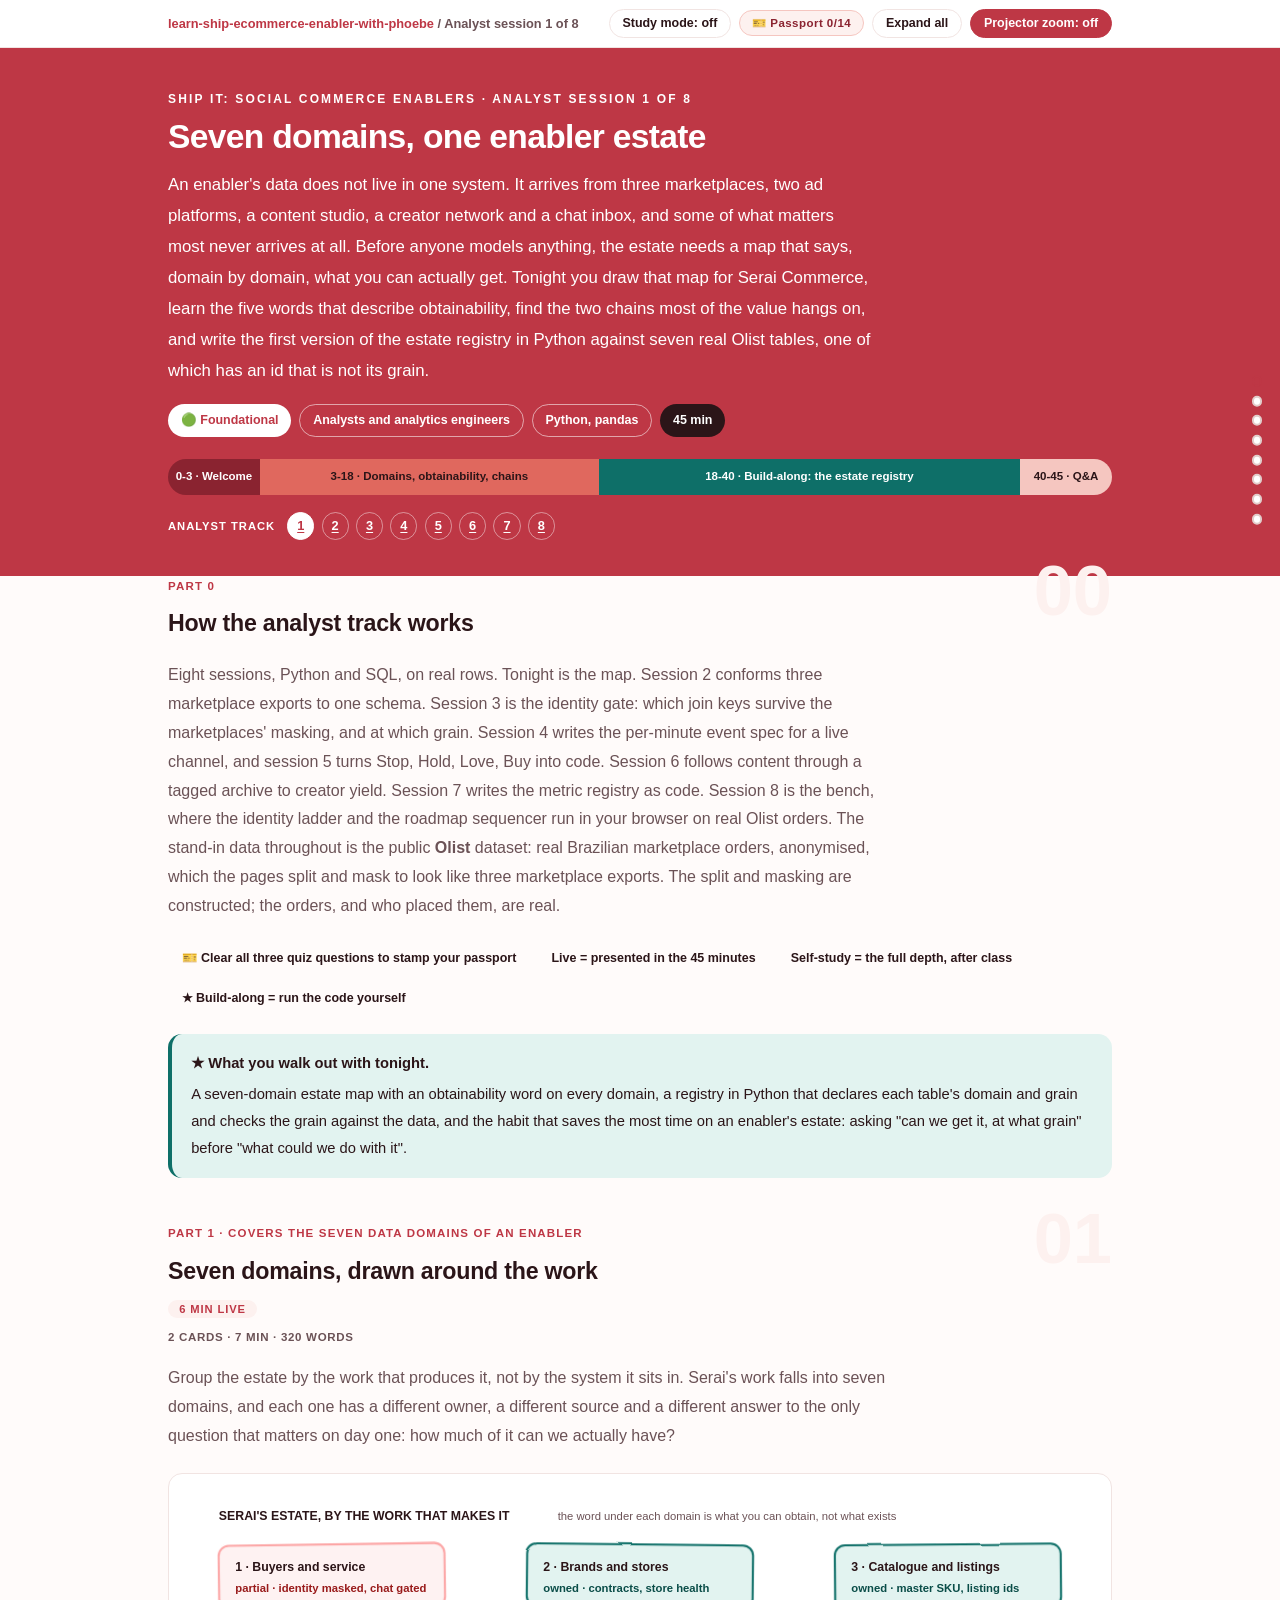
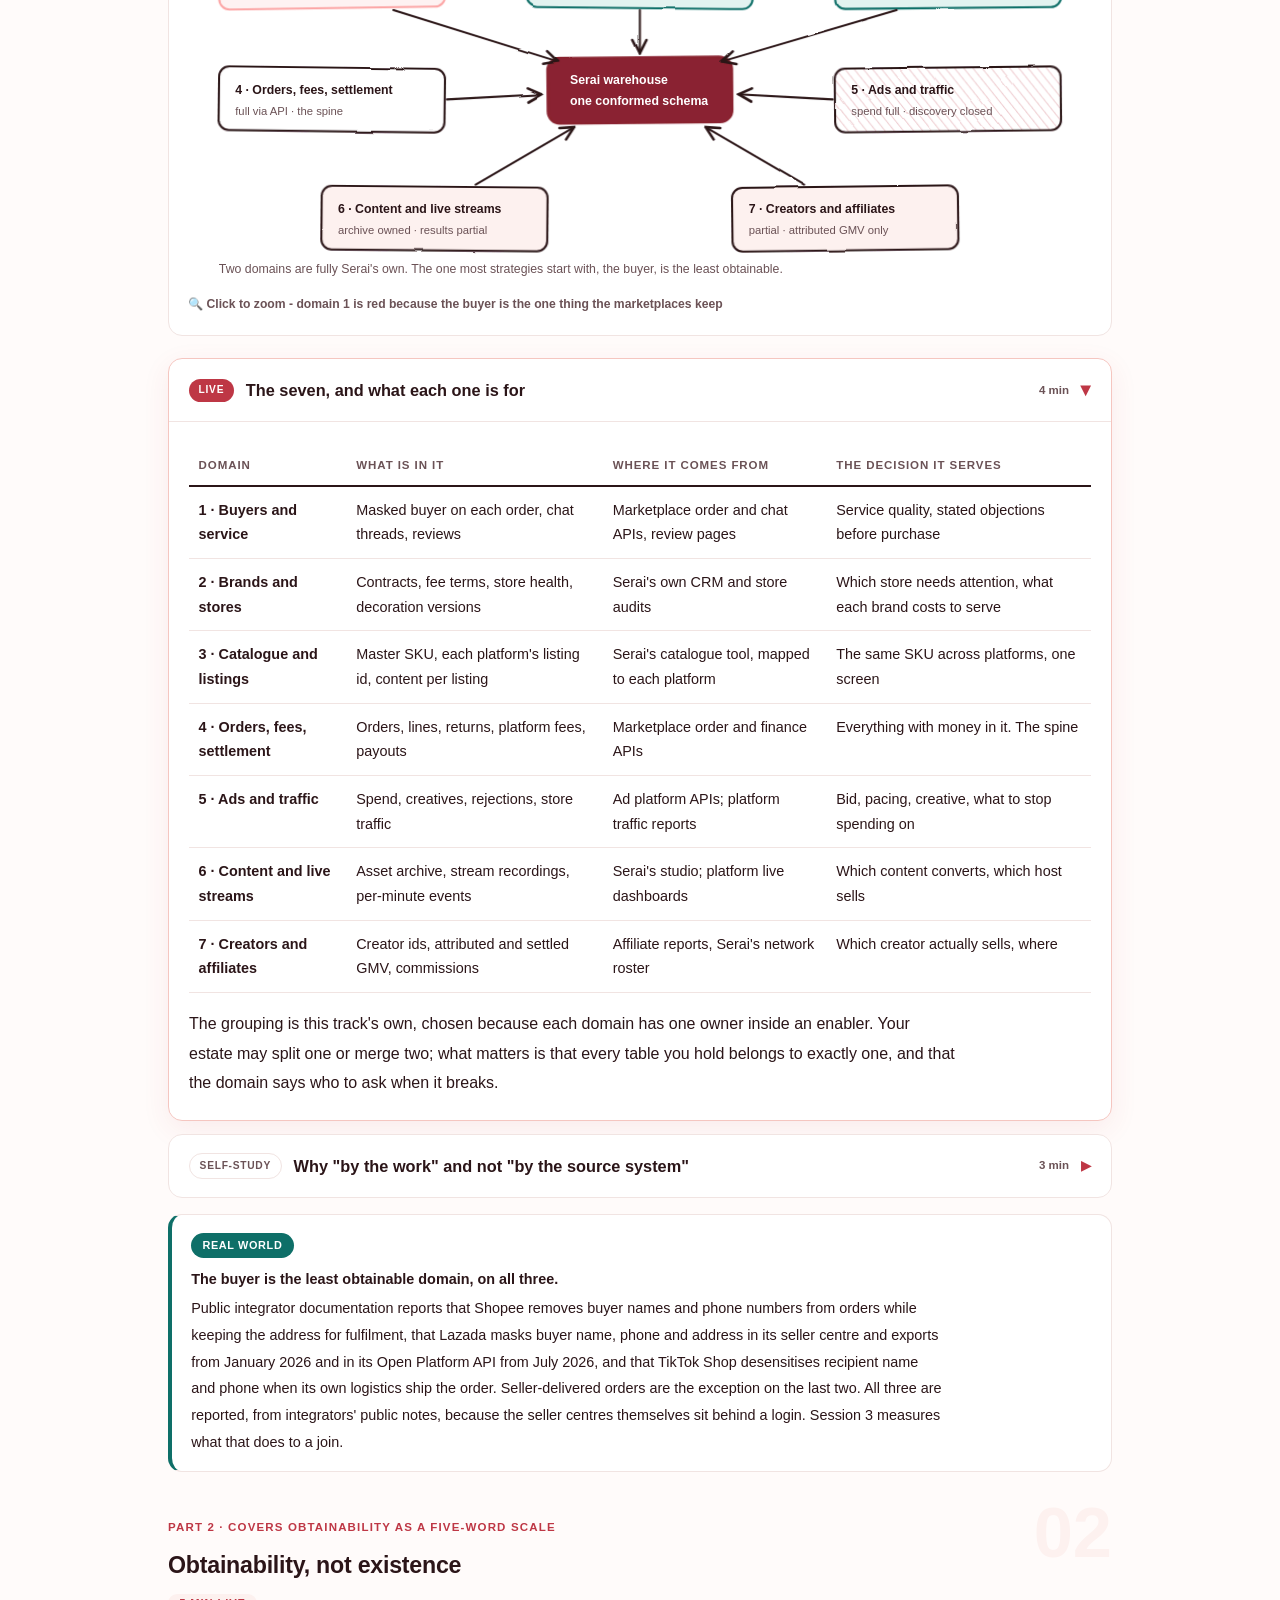
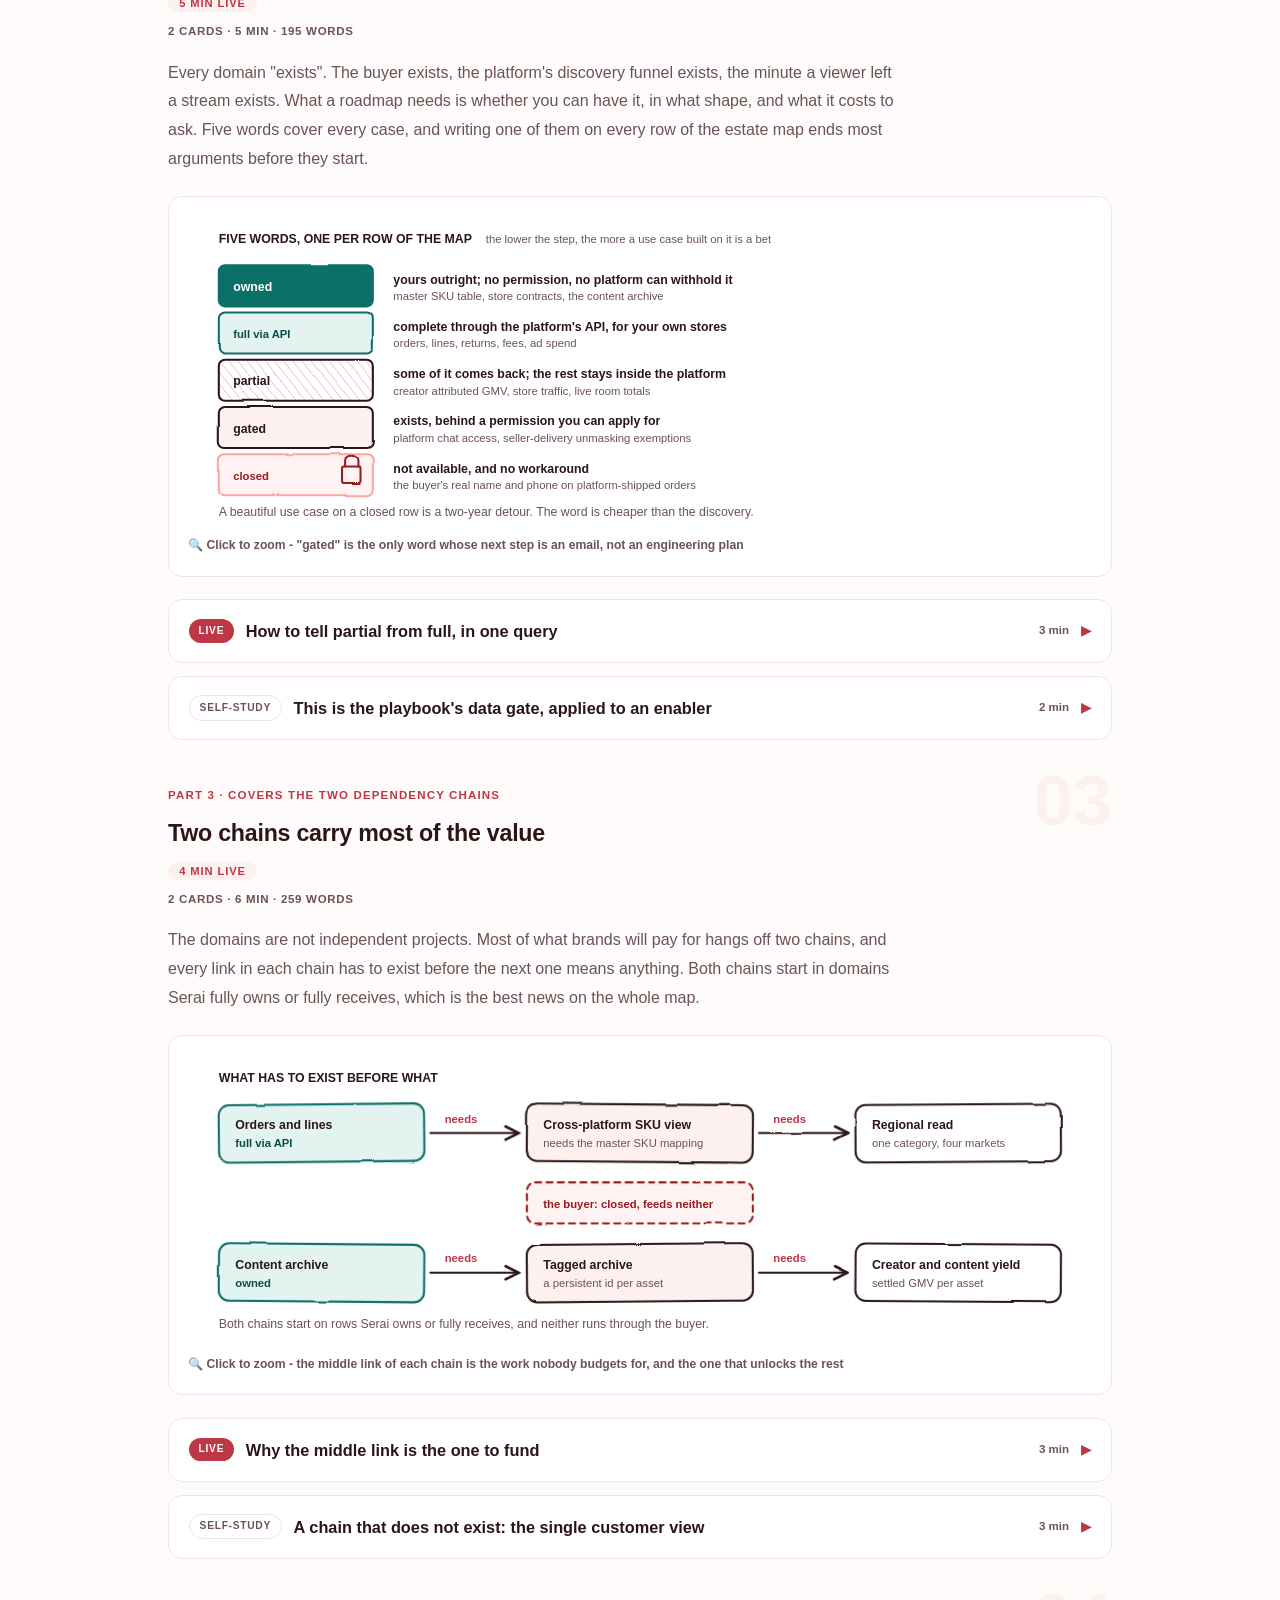
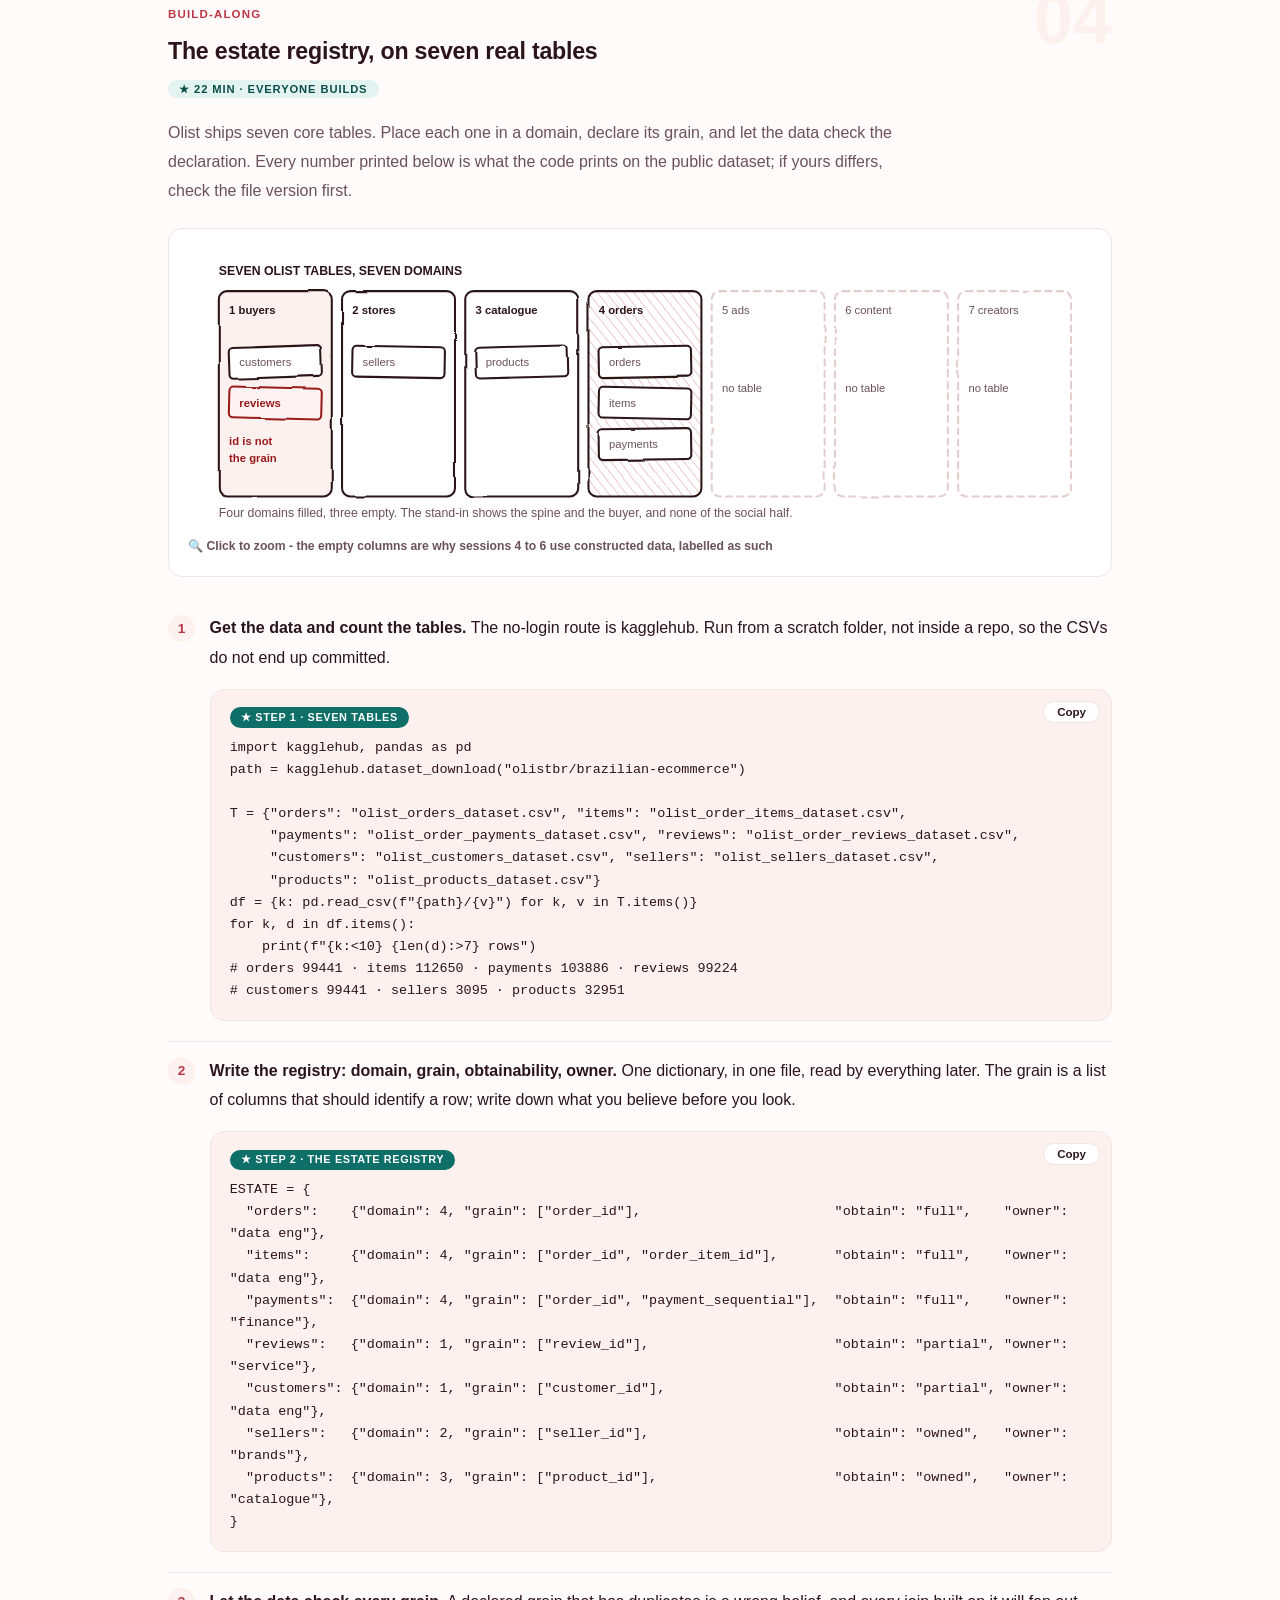
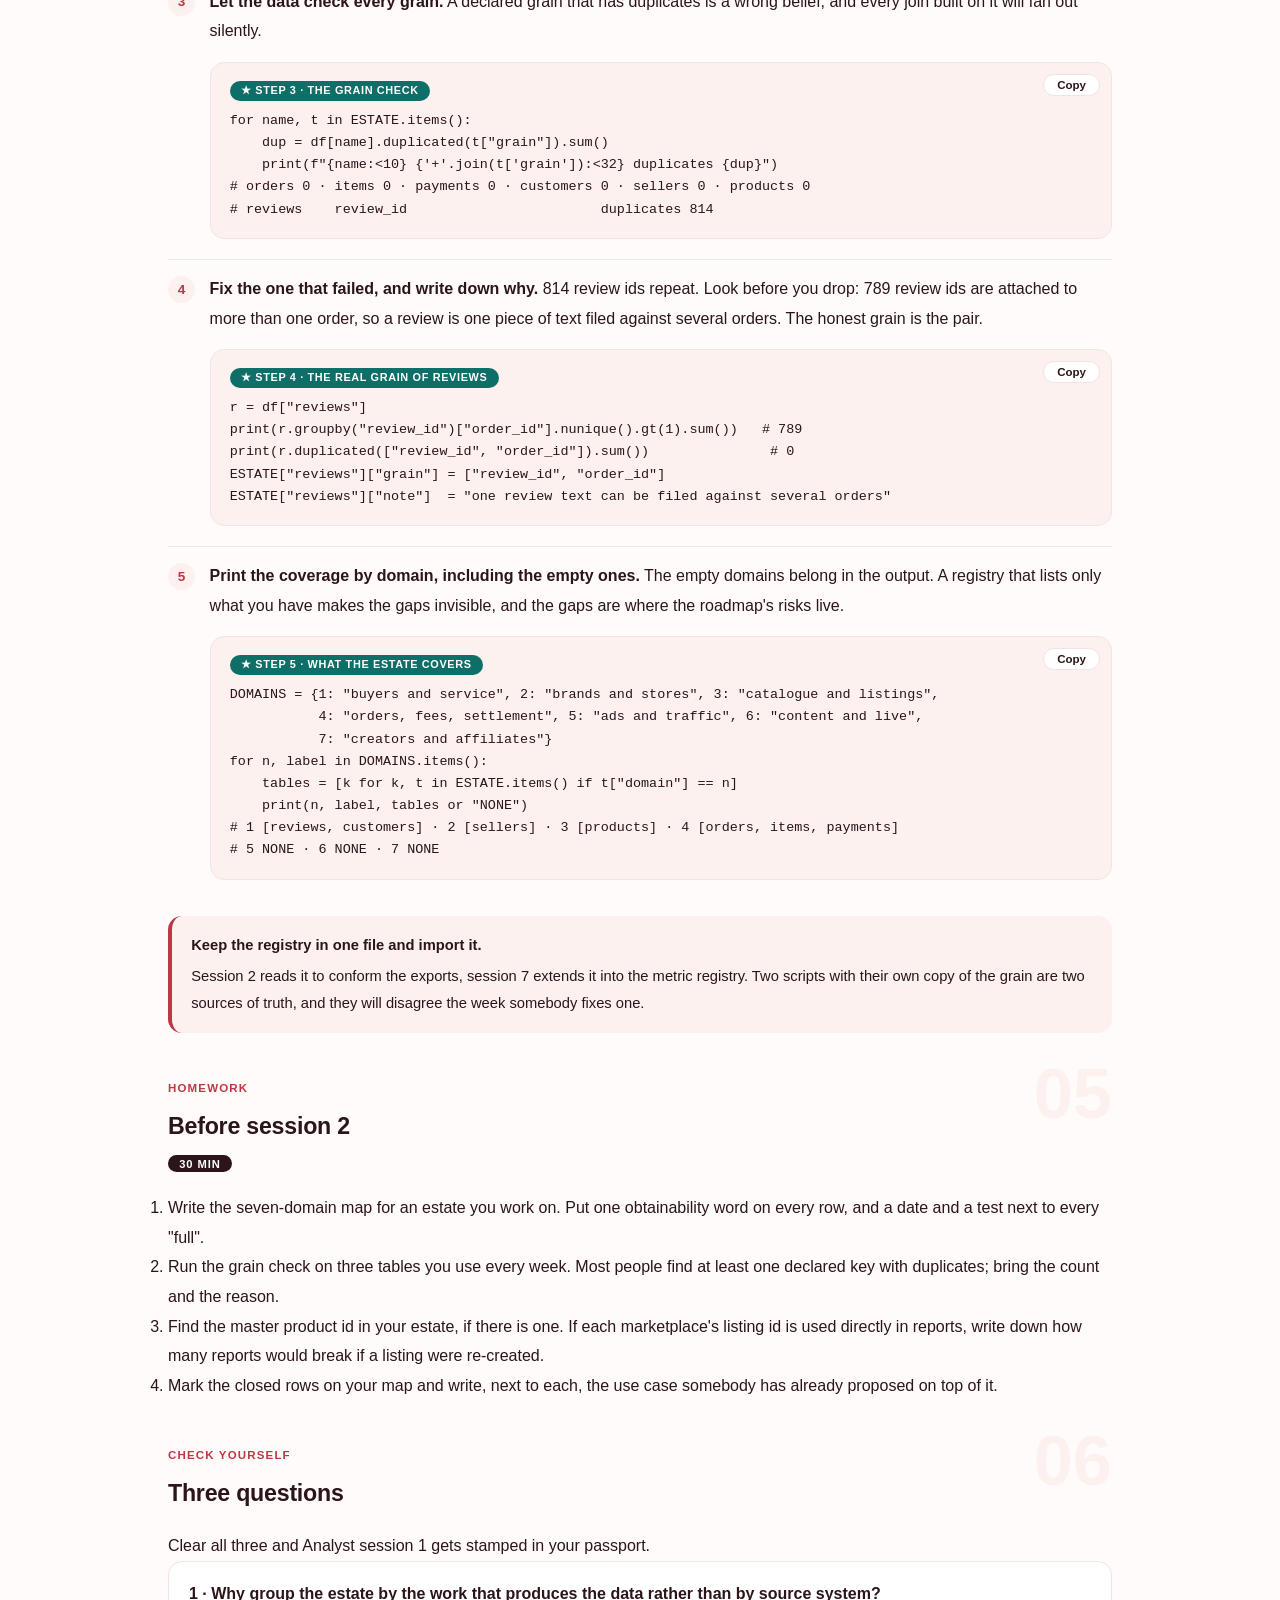
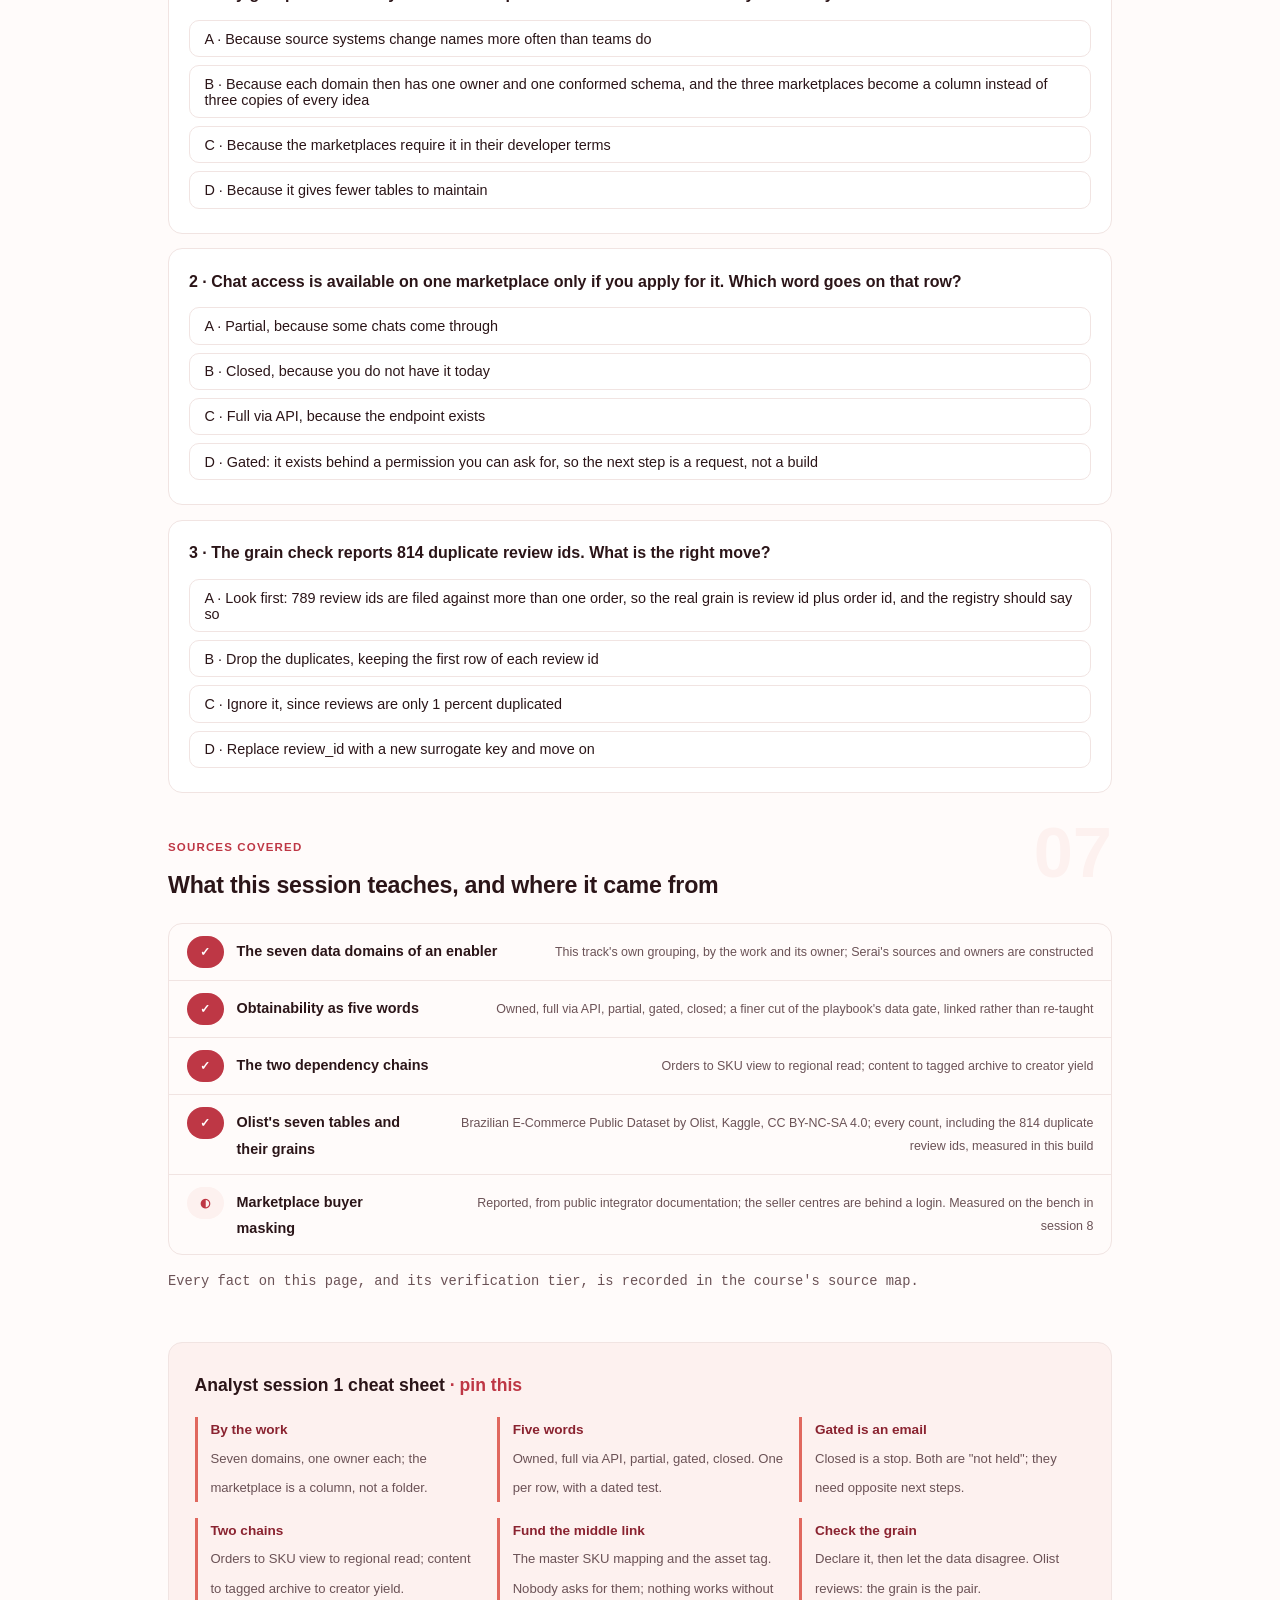
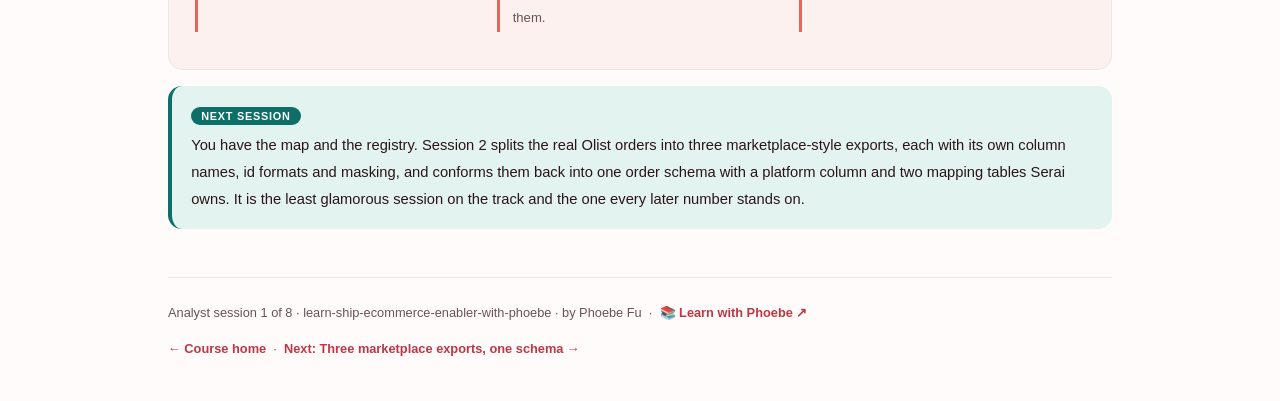
<file: courses/b1-seven-domains.html>
<!DOCTYPE html>
<html lang="en">
<head>
<meta charset="UTF-8">
<meta name="viewport" content="width=device-width, initial-scale=1.0">
<!-- social:start -->
<meta name="description" content="Analyst session 1 of 8. The enabler data estate as seven domains, each marked by what you can actually obtain rather than what exists, the two dependency chains that carry most of the value, and a grain check on seven real Olist tables.">
<meta property="og:type" content="article">
<meta property="og:site_name" content="Learn with Phoebe">
<meta property="og:title" content="Seven domains, one enabler estate - learn ship ecommerce enabler with phoebe">
<meta property="og:description" content="Analyst session 1 of 8. Map the estate by obtainability, not existence. Seven real Olist tables, one registry in Python, and a review table whose id is not the grain.">
<meta property="og:url" content="https://phoebefu6.github.io/learn-ship-ecommerce-enabler-with-phoebe/courses/b1-seven-domains.html">
<meta property="og:image" content="https://phoebefu6.github.io/learn-ship-ecommerce-enabler-with-phoebe/assets/og-cover.png">
<meta property="og:image:width" content="1200">
<meta property="og:image:height" content="630">
<meta name="twitter:card" content="summary_large_image">
<meta name="twitter:title" content="Seven domains, one enabler estate - learn ship ecommerce enabler with phoebe">
<meta name="twitter:description" content="Analyst session 1 of 8. Seven domains, five obtainability words, two chains, one grain check.">
<meta name="twitter:image" content="https://phoebefu6.github.io/learn-ship-ecommerce-enabler-with-phoebe/assets/og-cover.png">
<!-- social:end -->
<title>Analyst session 1 · Seven domains, one enabler estate - learn ship ecommerce enabler with phoebe</title>
<link rel="stylesheet" href="../assets/style.css?v=22">
</head>
<body>

<div class="toolbar">
  <div class="wrap">
    <span class="crumb"><a href="../index.html">learn-ship-ecommerce-enabler-with-phoebe</a> / Analyst session 1 of 8</span>
    <button class="btn" id="toggle-all" type="button">Expand all</button>
    <button class="btn primary" id="zoom-toggle" type="button">Projector zoom: off</button>
  </div>
</div>

<header class="masthead">
  <div class="wrap">
    <div class="eyebrow">Ship It: Social Commerce Enablers · Analyst session 1 of 8</div>
    <h1>Seven domains, <span class="accent">one enabler estate</span></h1>
    <p class="sub">An enabler's data does not live in one system. It arrives from three marketplaces, two ad platforms, a content studio, a creator network and a chat inbox, and some of what matters most never arrives at all. Before anyone models anything, the estate needs a map that says, domain by domain, what you can actually get. Tonight you draw that map for Serai Commerce, learn the five words that describe obtainability, find the two chains most of the value hangs on, and write the first version of the estate registry in Python against seven real Olist tables, one of which has an id that is not its grain.</p>
    <div class="chip-row">
      <span class="chip level">🟢 Foundational</span>
      <span class="chip audience">Analysts and analytics engineers</span>
      <span class="chip audience">Python, pandas</span>
      <span class="chip time">45 min</span>
    </div>
    <div class="agenda">
      <span class="a1" style="flex:1">0-3 · Welcome</span>
      <span class="a2" style="flex:4">3-18 · Domains, obtainability, chains</span>
      <span class="a3" style="flex:5">18-40 · Build-along: the estate registry</span>
      <span class="a4" style="flex:1">40-45 · Q&amp;A</span>
    </div>
  </div>
</header>

<main class="wrap">

  <section class="section" id="intro">
    <div class="section-kicker">
      <span class="klabel">Part 0</span>
      <h2>How the analyst track works</h2>
    </div>
    <p class="lede">Eight sessions, Python and SQL, on real rows. Tonight is the map. Session 2 conforms three marketplace exports to one schema. Session 3 is the identity gate: which join keys survive the marketplaces' masking, and at which grain. Session 4 writes the per-minute event spec for a live channel, and session 5 turns Stop, Hold, Love, Buy into code. Session 6 follows content through a tagged archive to creator yield. Session 7 writes the metric registry as code. Session 8 is the bench, where the identity ladder and the roadmap sequencer run in your browser on real Olist orders. The stand-in data throughout is the public <strong>Olist</strong> dataset: real Brazilian marketplace orders, anonymised, which the pages split and mask to look like three marketplace exports. The split and masking are constructed; the orders, and who placed them, are real.</p>

    <div class="legend">
      <span class="pill">🎫 Clear all three quiz questions to stamp your passport</span>
      <span class="pill">Live = presented in the 45 minutes</span>
      <span class="pill">Self-study = the full depth, after class</span>
      <span class="pill">★ Build-along = run the code yourself</span>
    </div>

    <div class="callout win">
      <p><strong>★ What you walk out with tonight.</strong> A seven-domain estate map with an obtainability word on every domain, a registry in Python that declares each table's domain and grain and checks the grain against the data, and the habit that saves the most time on an enabler's estate: asking "can we get it, at what grain" before "what could we do with it".</p>
    </div>
  </section>

  <section class="section" id="part-1">
    <div class="section-kicker">
      <span class="klabel">Part 1 · covers the seven data domains of an enabler</span>
      <h2>Seven domains, drawn around the work</h2>
      <span class="tag concept">6 min live</span>
    </div>
    <p class="lede">Group the estate by the work that produces it, not by the system it sits in. Serai's work falls into seven domains, and each one has a different owner, a different source and a different answer to the only question that matters on day one: how much of it can we actually have?</p>

    <figure class="zoomable">
      <svg viewBox="0 0 880 380" xmlns="http://www.w3.org/2000/svg" role="img" aria-label="A hand-drawn estate map with Serai's warehouse in the middle and seven domain boxes around it. Buyers and service is partial, because buyer identity is masked and chat is gated. Brands and stores is owned. Catalogue and listings is owned. Orders, fees and settlement is full via API. Ads and traffic is full for spend and partial for platform traffic. Content and live streams is owned for the archive and partial for performance. Creators and affiliates is partial.">
        <defs>
          <filter id="b1aSk" x="-3%" y="-3%" width="106%" height="106%"><feTurbulence type="fractalNoise" baseFrequency="0.02" numOctaves="2" seed="13" result="n"/><feDisplacementMap in="SourceGraphic" in2="n" scale="2.4" xChannelSelector="R" yChannelSelector="G"/></filter>
          <pattern id="b1aHc" patternUnits="userSpaceOnUse" width="7" height="7" patternTransform="rotate(-38)"><line x1="0" y1="0" x2="0" y2="7" stroke="#BE3745" stroke-width="1" opacity=".5"/></pattern>
          <marker id="b1aAr" viewBox="0 0 10 10" refX="9" refY="5" markerWidth="8" markerHeight="8" orient="auto"><path d="M1 1 L9 5 L1 9" fill="none" stroke="#2B1518" stroke-width="1.6" stroke-linecap="round"/></marker>
        </defs>
        <style>
          .b1aH { font: 800 12px Inter, sans-serif; fill: #2B1518; }
          .b1aL { font: 600 12px Inter, sans-serif; fill: #2B1518; }
          .b1aS { font: 400 11px Inter, sans-serif; fill: #6B5256; }
          .b1aB { font: 800 11px Inter, sans-serif; fill: #0A4D48; }
          .b1aR { font: 800 11px Inter, sans-serif; fill: #991B1B; }
          .b1aW { font: 800 12px Inter, sans-serif; fill: #FFFFFF; }
          .b1aN { font: 400 12px Inter, sans-serif; fill: #6B5256; }
        </style>

        <text class="b1aH" x="30" y="26">SERAI'S ESTATE, BY THE WORK THAT MAKES IT</text>
        <text class="b1aS" x="360" y="26">the word under each domain is what you can obtain, not what exists</text>

        <g filter="url(#b1aSk)" fill="none" stroke="#2B1518" stroke-width="2" stroke-linecap="round" stroke-linejoin="round">
          <!-- centre -->
          <rect x="350" y="160" width="180" height="64" rx="12" transform="rotate(-0.5 440 192)" fill="#8A2330" stroke="#8A2330"/>
          <!-- seven domain boxes -->
          <rect x="30" y="50" width="220" height="62" rx="10" transform="rotate(-0.8 140 81)" fill="#FEF2F2" stroke="#FCA5A5"/>
          <rect x="330" y="50" width="220" height="62" rx="10" transform="rotate(0.6 440 81)" fill="#E2F3F0" stroke="#0E6F68"/>
          <rect x="630" y="50" width="220" height="62" rx="10" transform="rotate(-0.5 740 81)" fill="#E2F3F0" stroke="#0E6F68"/>
          <rect x="30" y="170" width="220" height="62" rx="10" transform="rotate(0.7 140 201)" fill="#FFFFFF"/>
          <rect x="630" y="170" width="220" height="62" rx="10" transform="rotate(-0.6 740 201)" fill="url(#b1aHc)"/>
          <rect x="130" y="286" width="220" height="62" rx="10" transform="rotate(0.5 240 317)" fill="#FDF1EF"/>
          <rect x="530" y="286" width="220" height="62" rx="10" transform="rotate(-0.7 640 317)" fill="#FDF1EF"/>
          <!-- spokes -->
          <path d="M200 114 L360 164" marker-end="url(#b1aAr)"/>
          <path d="M440 114 L440 156" marker-end="url(#b1aAr)"/>
          <path d="M690 114 L520 164" marker-end="url(#b1aAr)"/>
          <path d="M252 201 L344 196" marker-end="url(#b1aAr)"/>
          <path d="M628 201 L536 196" marker-end="url(#b1aAr)"/>
          <path d="M280 284 L376 228" marker-end="url(#b1aAr)"/>
          <path d="M600 284 L504 228" marker-end="url(#b1aAr)"/>
        </g>

        <text class="b1aW" x="372" y="186">Serai warehouse</text>
        <text class="b1aW" x="372" y="206">one conformed schema</text>

        <text class="b1aL" x="46" y="76">1 · Buyers and service</text>
        <text class="b1aR" x="46" y="96">partial · identity masked, chat gated</text>
        <text class="b1aL" x="346" y="76">2 · Brands and stores</text>
        <text class="b1aB" x="346" y="96">owned · contracts, store health</text>
        <text class="b1aL" x="646" y="76">3 · Catalogue and listings</text>
        <text class="b1aB" x="646" y="96">owned · master SKU, listing ids</text>
        <text class="b1aL" x="46" y="196">4 · Orders, fees, settlement</text>
        <text class="b1aS" x="46" y="216">full via API · the spine</text>
        <text class="b1aL" x="646" y="196">5 · Ads and traffic</text>
        <text class="b1aS" x="646" y="216">spend full · discovery closed</text>
        <text class="b1aL" x="146" y="312">6 · Content and live streams</text>
        <text class="b1aS" x="146" y="332">archive owned · results partial</text>
        <text class="b1aL" x="546" y="312">7 · Creators and affiliates</text>
        <text class="b1aS" x="546" y="332">partial · attributed GMV only</text>

        <text class="b1aN" x="30" y="370">Two domains are fully Serai's own. The one most strategies start with, the buyer, is the least obtainable.</text>
      </svg>
      <figcaption>🔍 Click to zoom - domain 1 is red because the buyer is the one thing the marketplaces keep</figcaption>
    </figure>

    <details class="card" open>
      <summary><span class="mode live">Live</span>The seven, and what each one is for<span class="mini">4 min</span><span class="caret">▶</span></summary>
      <div class="body">
        <table class="clean">
          <thead><tr><th>Domain</th><th>What is in it</th><th>Where it comes from</th><th>The decision it serves</th></tr></thead>
          <tbody>
            <tr><td><strong>1 · Buyers and service</strong></td><td>Masked buyer on each order, chat threads, reviews</td><td>Marketplace order and chat APIs, review pages</td><td>Service quality, stated objections before purchase</td></tr>
            <tr><td><strong>2 · Brands and stores</strong></td><td>Contracts, fee terms, store health, decoration versions</td><td>Serai's own CRM and store audits</td><td>Which store needs attention, what each brand costs to serve</td></tr>
            <tr><td><strong>3 · Catalogue and listings</strong></td><td>Master SKU, each platform's listing id, content per listing</td><td>Serai's catalogue tool, mapped to each platform</td><td>The same SKU across platforms, one screen</td></tr>
            <tr><td><strong>4 · Orders, fees, settlement</strong></td><td>Orders, lines, returns, platform fees, payouts</td><td>Marketplace order and finance APIs</td><td>Everything with money in it. The spine</td></tr>
            <tr><td><strong>5 · Ads and traffic</strong></td><td>Spend, creatives, rejections, store traffic</td><td>Ad platform APIs; platform traffic reports</td><td>Bid, pacing, creative, what to stop spending on</td></tr>
            <tr><td><strong>6 · Content and live streams</strong></td><td>Asset archive, stream recordings, per-minute events</td><td>Serai's studio; platform live dashboards</td><td>Which content converts, which host sells</td></tr>
            <tr><td><strong>7 · Creators and affiliates</strong></td><td>Creator ids, attributed and settled GMV, commissions</td><td>Affiliate reports, Serai's network roster</td><td>Which creator actually sells, where</td></tr>
          </tbody>
        </table>
        <p>The grouping is this track's own, chosen because each domain has one owner inside an enabler. Your estate may split one or merge two; what matters is that every table you hold belongs to exactly one, and that the domain says who to ask when it breaks.</p>
      </div>
    </details>

    <details class="card">
      <summary><span class="mode self">Self-study</span>Why "by the work" and not "by the source system"<span class="mini">3 min</span><span class="caret">▶</span></summary>
      <div class="body">
        <p>A map by source system (Platform A, Platform B, the ad manager, the studio drive) is the natural first draft and the wrong one. It puts the same idea in three places, one per marketplace, and it makes "orders" look like three problems when it is one domain with three feeds. Worse, it hides the question of ownership: nobody at Serai owns "Platform A", but somebody owns the catalogue and somebody owns customer service.</p>
        <p>By the work, each domain has one owner and one conformed schema, and the three marketplaces become a column called <code>platform</code>. That column is what makes any comparison across them possible, and session 2 builds it.</p>
      </div>
    </details>

    <div class="callout example">
      <span class="ex-pill">Real world</span>
      <p><strong>The buyer is the least obtainable domain, on all three.</strong> Public integrator documentation reports that Shopee removes buyer names and phone numbers from orders while keeping the address for fulfilment, that Lazada masks buyer name, phone and address in its seller centre and exports from January 2026 and in its Open Platform API from July 2026, and that TikTok Shop desensitises recipient name and phone when its own logistics ship the order. Seller-delivered orders are the exception on the last two. All three are reported, from integrators' public notes, because the seller centres themselves sit behind a login. Session 3 measures what that does to a join.</p>
    </div>
  </section>

  <section class="section" id="part-2">
    <div class="section-kicker">
      <span class="klabel">Part 2 · covers obtainability as a five-word scale</span>
      <h2>Obtainability, not existence</h2>
      <span class="tag concept">5 min live</span>
    </div>
    <p class="lede">Every domain "exists". The buyer exists, the platform's discovery funnel exists, the minute a viewer left a stream exists. What a roadmap needs is whether you can have it, in what shape, and what it costs to ask. Five words cover every case, and writing one of them on every row of the estate map ends most arguments before they start.</p>

    <figure class="zoomable">
      <svg viewBox="0 0 880 300" xmlns="http://www.w3.org/2000/svg" role="img" aria-label="A hand-drawn staircase of five steps from owned at the top to closed at the bottom. Owned: yours outright, example the master SKU table. Full via API: complete for your own stores, example orders. Partial: some returns, the rest stays inside the platform, example creator attributed GMV. Gated: exists behind a permission you can ask for, example chat access. Closed: not available and no workaround, example the buyer's real phone number.">
        <defs>
          <filter id="b1bSk" x="-3%" y="-3%" width="106%" height="106%"><feTurbulence type="fractalNoise" baseFrequency="0.02" numOctaves="2" seed="29" result="n"/><feDisplacementMap in="SourceGraphic" in2="n" scale="2.4" xChannelSelector="R" yChannelSelector="G"/></filter>
          <pattern id="b1bHc" patternUnits="userSpaceOnUse" width="7" height="7" patternTransform="rotate(-38)"><line x1="0" y1="0" x2="0" y2="7" stroke="#BE3745" stroke-width="1" opacity=".5"/></pattern>
        </defs>
        <style>
          .b1bH { font: 800 12px Inter, sans-serif; fill: #2B1518; }
          .b1bL { font: 600 12px Inter, sans-serif; fill: #2B1518; }
          .b1bS { font: 400 11px Inter, sans-serif; fill: #6B5256; }
          .b1bB { font: 800 11px Inter, sans-serif; fill: #0A4D48; }
          .b1bR { font: 800 11px Inter, sans-serif; fill: #991B1B; }
          .b1bW { font: 800 12px Inter, sans-serif; fill: #FFFFFF; }
          .b1bN { font: 400 12px Inter, sans-serif; fill: #6B5256; }
        </style>

        <text class="b1bH" x="30" y="26">FIVE WORDS, ONE PER ROW OF THE MAP</text>
        <text class="b1bS" x="290" y="26">the lower the step, the more a use case built on it is a bet</text>

        <g filter="url(#b1bSk)" fill="none" stroke="#2B1518" stroke-width="2" stroke-linecap="round" stroke-linejoin="round">
          <rect x="30" y="48" width="150" height="40" rx="6" fill="#0E6F68" stroke="#0E6F68"/>
          <rect x="30" y="94" width="150" height="40" rx="6" fill="#E2F3F0" stroke="#0E6F68"/>
          <rect x="30" y="140" width="150" height="40" rx="6" fill="url(#b1bHc)"/>
          <rect x="30" y="186" width="150" height="40" rx="6" fill="#FDF1EF"/>
          <rect x="30" y="232" width="150" height="40" rx="6" fill="#FEF2F2" stroke="#FCA5A5"/>
          <!-- a padlock doodle on the last step -->
          <rect x="150" y="244" width="18" height="16" rx="2" stroke="#991B1B"/>
          <path d="M153 244 L153 238 C153 232 165 232 165 238 L165 244" stroke="#991B1B"/>
        </g>

        <text class="b1bW" x="44" y="73">owned</text>
        <text class="b1bB" x="44" y="119">full via API</text>
        <text class="b1bL" x="44" y="165">partial</text>
        <text class="b1bL" x="44" y="211">gated</text>
        <text class="b1bR" x="44" y="257">closed</text>

        <text class="b1bL" x="200" y="66">yours outright; no permission, no platform can withhold it</text>
        <text class="b1bS" x="200" y="82">master SKU table, store contracts, the content archive</text>
        <text class="b1bL" x="200" y="112">complete through the platform's API, for your own stores</text>
        <text class="b1bS" x="200" y="128">orders, lines, returns, fees, ad spend</text>
        <text class="b1bL" x="200" y="158">some of it comes back; the rest stays inside the platform</text>
        <text class="b1bS" x="200" y="174">creator attributed GMV, store traffic, live room totals</text>
        <text class="b1bL" x="200" y="204">exists, behind a permission you can apply for</text>
        <text class="b1bS" x="200" y="220">platform chat access, seller-delivery unmasking exemptions</text>
        <text class="b1bL" x="200" y="250">not available, and no workaround</text>
        <text class="b1bS" x="200" y="266">the buyer's real name and phone on platform-shipped orders</text>

        <text class="b1bN" x="30" y="292">A beautiful use case on a closed row is a two-year detour. The word is cheaper than the discovery.</text>
      </svg>
      <figcaption>🔍 Click to zoom - "gated" is the only word whose next step is an email, not an engineering plan</figcaption>
    </figure>

    <details class="card">
      <summary><span class="mode live">Live</span>How to tell partial from full, in one query<span class="mini">3 min</span><span class="caret">▶</span></summary>
      <div class="body">
        <p>"Full" and "partial" are easy to claim and easy to check. Take a week of one store's orders from the API and the same week from the seller centre's own summary. If the counts and the GMV agree to the order, the feed is full for that store. If the API returns orders but the seller centre shows traffic, impressions or buyer behaviour the API does not, that behaviour is partial: you can see it on a screen and cannot pipe it anywhere.</p>
        <p>Write the test and its date next to the word. A "full" written in January without a test is a hope, and marketplace APIs change their fields every quarter.</p>
      </div>
    </details>

    <details class="card">
      <summary><span class="mode self">Self-study</span>This is the playbook's data gate, applied to an enabler<span class="mini">2 min</span><span class="caret">▶</span></summary>
      <div class="body">
        <p>The five words are a finer version of the three states taught in the <a href="https://phoebefu6.github.io/learn-ship-playbook-with-phoebe/courses/04-the-data-gate.html">playbook's data gate session</a> (held, held partly, not held). Owned and full are "held"; partial is "held partly"; gated and closed split "not held" into the one you can ask for and the one you cannot. The split matters for an enabler because so much of its estate sits in other companies' systems, and "not held" hides whether the next step is a permission request or a dead end.</p>
      </div>
    </details>
  </section>

  <section class="section" id="part-3">
    <div class="section-kicker">
      <span class="klabel">Part 3 · covers the two dependency chains</span>
      <h2>Two chains carry most of the value</h2>
      <span class="tag concept">4 min live</span>
    </div>
    <p class="lede">The domains are not independent projects. Most of what brands will pay for hangs off two chains, and every link in each chain has to exist before the next one means anything. Both chains start in domains Serai fully owns or fully receives, which is the best news on the whole map.</p>

    <figure class="zoomable">
      <svg viewBox="0 0 880 280" xmlns="http://www.w3.org/2000/svg" role="img" aria-label="Two hand-drawn chains of three links each. Top chain: orders, full via API, to a cross-platform SKU view, which needs the master SKU mapping, to a regional read of the same category across markets. Bottom chain: the content archive, owned, to a tagged archive where each asset carries a persistent id joined to orders, to creator and content yield. A dashed box between the chains marks the buyer, closed, feeding neither.">
        <defs>
          <filter id="b1cSk" x="-3%" y="-3%" width="106%" height="106%"><feTurbulence type="fractalNoise" baseFrequency="0.02" numOctaves="2" seed="43" result="n"/><feDisplacementMap in="SourceGraphic" in2="n" scale="2.4" xChannelSelector="R" yChannelSelector="G"/></filter>
          <marker id="b1cAr" viewBox="0 0 10 10" refX="9" refY="5" markerWidth="8" markerHeight="8" orient="auto"><path d="M1 1 L9 5 L1 9" fill="none" stroke="#2B1518" stroke-width="1.6" stroke-linecap="round"/></marker>
        </defs>
        <style>
          .b1cH { font: 800 12px Inter, sans-serif; fill: #2B1518; }
          .b1cL { font: 600 12px Inter, sans-serif; fill: #2B1518; }
          .b1cS { font: 400 11px Inter, sans-serif; fill: #6B5256; }
          .b1cB { font: 800 11px Inter, sans-serif; fill: #0A4D48; }
          .b1cR { font: 800 11px Inter, sans-serif; fill: #991B1B; }
          .b1cA { font: 700 11px Inter, sans-serif; fill: #BE3745; }
          .b1cN { font: 400 12px Inter, sans-serif; fill: #6B5256; }
        </style>

        <text class="b1cH" x="30" y="26">WHAT HAS TO EXIST BEFORE WHAT</text>

        <g filter="url(#b1cSk)" fill="none" stroke="#2B1518" stroke-width="2" stroke-linecap="round" stroke-linejoin="round">
          <rect x="30" y="48" width="200" height="56" rx="10" transform="rotate(-0.6 130 76)" fill="#E2F3F0" stroke="#0E6F68"/>
          <rect x="330" y="48" width="220" height="56" rx="10" transform="rotate(0.5 440 76)" fill="#FDF1EF"/>
          <rect x="650" y="48" width="200" height="56" rx="10" transform="rotate(-0.4 750 76)" fill="#FFFFFF"/>
          <path d="M236 76 L322 76" marker-end="url(#b1cAr)"/>
          <path d="M556 76 L642 76" marker-end="url(#b1cAr)"/>
          <rect x="330" y="124" width="220" height="40" rx="8" stroke="#991B1B" stroke-dasharray="6 5" fill="#FEF2F2"/>
          <rect x="30" y="184" width="200" height="56" rx="10" transform="rotate(0.5 130 212)" fill="#E2F3F0" stroke="#0E6F68"/>
          <rect x="330" y="184" width="220" height="56" rx="10" transform="rotate(-0.5 440 212)" fill="#FDF1EF"/>
          <rect x="650" y="184" width="200" height="56" rx="10" transform="rotate(0.4 750 212)" fill="#FFFFFF"/>
          <path d="M236 212 L322 212" marker-end="url(#b1cAr)"/>
          <path d="M556 212 L642 212" marker-end="url(#b1cAr)"/>
        </g>

        <text class="b1cL" x="46" y="72">Orders and lines</text>
        <text class="b1cB" x="46" y="90">full via API</text>
        <text class="b1cA" x="250" y="66">needs</text>
        <text class="b1cL" x="346" y="72">Cross-platform SKU view</text>
        <text class="b1cS" x="346" y="90">needs the master SKU mapping</text>
        <text class="b1cA" x="570" y="66">needs</text>
        <text class="b1cL" x="666" y="72">Regional read</text>
        <text class="b1cS" x="666" y="90">one category, four markets</text>

        <text class="b1cR" x="346" y="149">the buyer: closed, feeds neither</text>

        <text class="b1cL" x="46" y="208">Content archive</text>
        <text class="b1cB" x="46" y="226">owned</text>
        <text class="b1cA" x="250" y="202">needs</text>
        <text class="b1cL" x="346" y="208">Tagged archive</text>
        <text class="b1cS" x="346" y="226">a persistent id per asset</text>
        <text class="b1cA" x="570" y="202">needs</text>
        <text class="b1cL" x="666" y="208">Creator and content yield</text>
        <text class="b1cS" x="666" y="226">settled GMV per asset</text>

        <text class="b1cN" x="30" y="266">Both chains start on rows Serai owns or fully receives, and neither runs through the buyer.</text>
      </svg>
      <figcaption>🔍 Click to zoom - the middle link of each chain is the work nobody budgets for, and the one that unlocks the rest</figcaption>
    </figure>

    <details class="card">
      <summary><span class="mode live">Live</span>Why the middle link is the one to fund<span class="mini">3 min</span><span class="caret">▶</span></summary>
      <div class="body">
        <p>Orders arrive complete; the regional read is what brands entering a new market will pay for. Between them sits the <strong>master SKU mapping</strong>: one Serai id per product, mapped to each platform's listing id. Nobody asks for it by name and nothing works without it. Session 2 builds it, session 3 measures what happens when a few percent of listings are missing from it.</p>
        <p>On the content chain the middle link is the <strong>tag</strong>: a persistent id on every asset Serai produces, carried into the listing or the stream, so a later order can be joined back to the asset that sold it. The platforms do not hand back content-level performance in a form you can pipe; the tag is how an enabler builds its own. Session 6 follows it end to end.</p>
      </div>
    </details>

    <details class="card">
      <summary><span class="mode self">Self-study</span>A chain that does not exist: the single customer view<span class="mini">3 min</span><span class="caret">▶</span></summary>
      <div class="body">
        <p>Most enabler strategies draw a third chain: buyers across platforms to one customer, to lifetime value, to cross-platform retargeting. It starts on a closed row. Without a shared identifier and without the raw phone, there is no join key, and the leader track's session 4 explains why that makes the single customer view impossible rather than hard. The bench in session 8 measures it: on real orders, no combination of the keys the exports leave lifts the true match rate past 23.3 percent at customer grain, while Serai's own store id scores 100 percent at store grain.</p>
        <p>Write it on the map anyway, marked closed. The most useful line in an estate map is sometimes the one that stops two years of work before it starts.</p>
      </div>
    </details>
  </section>

  <section class="section" id="demo-1">
    <div class="section-kicker">
      <span class="klabel">Build-along</span>
      <h2>The estate registry, on seven real tables</h2>
      <span class="tag demo">★ 22 min · everyone builds</span>
    </div>
    <p class="lede">Olist ships seven core tables. Place each one in a domain, declare its grain, and let the data check the declaration. Every number printed below is what the code prints on the public dataset; if yours differs, check the file version first.</p>

    <figure class="zoomable">
      <svg viewBox="0 0 880 270" xmlns="http://www.w3.org/2000/svg" role="img" aria-label="Seven hand-drawn table cards from Olist sorted into Serai's seven domains. Orders, items and payments go to domain 4. Customers and reviews go to domain 1. Sellers go to domain 2, products to domain 3. Domains 5, 6 and 7, ads, content and creators, receive no table: the stand-in cannot show them. The reviews card carries a warning: its id is not its grain.">
        <defs>
          <filter id="b1dSk" x="-3%" y="-3%" width="106%" height="106%"><feTurbulence type="fractalNoise" baseFrequency="0.02" numOctaves="2" seed="53" result="n"/><feDisplacementMap in="SourceGraphic" in2="n" scale="2.4" xChannelSelector="R" yChannelSelector="G"/></filter>
          <pattern id="b1dHc" patternUnits="userSpaceOnUse" width="7" height="7" patternTransform="rotate(-38)"><line x1="0" y1="0" x2="0" y2="7" stroke="#BE3745" stroke-width="1" opacity=".5"/></pattern>
        </defs>
        <style>
          .b1dH { font: 800 12px Inter, sans-serif; fill: #2B1518; }
          .b1dL { font: 600 11px Inter, sans-serif; fill: #2B1518; }
          .b1dS { font: 400 11px Inter, sans-serif; fill: #6B5256; }
          .b1dB { font: 800 11px Inter, sans-serif; fill: #0A4D48; }
          .b1dR { font: 800 11px Inter, sans-serif; fill: #991B1B; }
          .b1dN { font: 400 12px Inter, sans-serif; fill: #6B5256; }
        </style>

        <text class="b1dH" x="30" y="26">SEVEN OLIST TABLES, SEVEN DOMAINS</text>

        <g filter="url(#b1dSk)" fill="none" stroke="#2B1518" stroke-width="2" stroke-linecap="round" stroke-linejoin="round">
          <rect x="30" y="42" width="110" height="200" rx="8" fill="#FDF1EF"/>
          <rect x="150" y="42" width="110" height="200" rx="8" fill="#FFFFFF"/>
          <rect x="270" y="42" width="110" height="200" rx="8" fill="#FFFFFF"/>
          <rect x="390" y="42" width="110" height="200" rx="8" fill="url(#b1dHc)"/>
          <rect x="510" y="42" width="110" height="200" rx="8" stroke="#E2CDCB" stroke-dasharray="6 5"/>
          <rect x="630" y="42" width="110" height="200" rx="8" stroke="#E2CDCB" stroke-dasharray="6 5"/>
          <rect x="750" y="42" width="110" height="200" rx="8" stroke="#E2CDCB" stroke-dasharray="6 5"/>
          <!-- table cards -->
          <rect x="40" y="96" width="90" height="30" rx="4" transform="rotate(-2 85 111)" fill="#FFFFFF"/>
          <rect x="40" y="136" width="90" height="30" rx="4" transform="rotate(1.5 85 151)" fill="#FEF2F2" stroke="#991B1B"/>
          <rect x="160" y="96" width="90" height="30" rx="4" transform="rotate(1 205 111)" fill="#FFFFFF"/>
          <rect x="280" y="96" width="90" height="30" rx="4" transform="rotate(-1.5 325 111)" fill="#FFFFFF"/>
          <rect x="400" y="96" width="90" height="30" rx="4" transform="rotate(-1 445 111)" fill="#FFFFFF"/>
          <rect x="400" y="136" width="90" height="30" rx="4" transform="rotate(1.2 445 151)" fill="#FFFFFF"/>
          <rect x="400" y="176" width="90" height="30" rx="4" transform="rotate(-0.8 445 191)" fill="#FFFFFF"/>
        </g>

        <text class="b1dL" x="40" y="64">1 buyers</text>
        <text class="b1dL" x="160" y="64">2 stores</text>
        <text class="b1dL" x="280" y="64">3 catalogue</text>
        <text class="b1dL" x="400" y="64">4 orders</text>
        <text class="b1dS" x="520" y="64">5 ads</text>
        <text class="b1dS" x="640" y="64">6 content</text>
        <text class="b1dS" x="760" y="64">7 creators</text>

        <text class="b1dS" x="50" y="115">customers</text>
        <text class="b1dR" x="50" y="155">reviews</text>
        <text class="b1dS" x="170" y="115">sellers</text>
        <text class="b1dS" x="290" y="115">products</text>
        <text class="b1dS" x="410" y="115">orders</text>
        <text class="b1dS" x="410" y="155">items</text>
        <text class="b1dS" x="410" y="195">payments</text>

        <text class="b1dS" x="520" y="140">no table</text>
        <text class="b1dS" x="640" y="140">no table</text>
        <text class="b1dS" x="760" y="140">no table</text>
        <text class="b1dR" x="40" y="192">id is not</text>
        <text class="b1dR" x="40" y="208">the grain</text>

        <text class="b1dN" x="30" y="262">Four domains filled, three empty. The stand-in shows the spine and the buyer, and none of the social half.</text>
      </svg>
      <figcaption>🔍 Click to zoom - the empty columns are why sessions 4 to 6 use constructed data, labelled as such</figcaption>
    </figure>

    <div class="steps">
      <div class="step">
        <p><strong>Get the data and count the tables.</strong> The no-login route is kagglehub. Run from a scratch folder, not inside a repo, so the CSVs do not end up committed.</p>
        <div class="prompt-box good"><span class="label">★ Step 1 · seven tables</span>import kagglehub, pandas as pd
path = kagglehub.dataset_download("olistbr/brazilian-ecommerce")

T = {"orders": "olist_orders_dataset.csv", "items": "olist_order_items_dataset.csv",
     "payments": "olist_order_payments_dataset.csv", "reviews": "olist_order_reviews_dataset.csv",
     "customers": "olist_customers_dataset.csv", "sellers": "olist_sellers_dataset.csv",
     "products": "olist_products_dataset.csv"}
df = {k: pd.read_csv(f"{path}/{v}") for k, v in T.items()}
for k, d in df.items():
    print(f"{k:&lt;10} {len(d):&gt;7} rows")
# orders 99441 · items 112650 · payments 103886 · reviews 99224
# customers 99441 · sellers 3095 · products 32951</div>
      </div>
      <div class="step">
        <p><strong>Write the registry: domain, grain, obtainability, owner.</strong> One dictionary, in one file, read by everything later. The grain is a list of columns that should identify a row; write down what you believe before you look.</p>
        <div class="prompt-box good"><span class="label">★ Step 2 · the estate registry</span>ESTATE = {
  "orders":    {"domain": 4, "grain": ["order_id"],                        "obtain": "full",    "owner": "data eng"},
  "items":     {"domain": 4, "grain": ["order_id", "order_item_id"],       "obtain": "full",    "owner": "data eng"},
  "payments":  {"domain": 4, "grain": ["order_id", "payment_sequential"],  "obtain": "full",    "owner": "finance"},
  "reviews":   {"domain": 1, "grain": ["review_id"],                       "obtain": "partial", "owner": "service"},
  "customers": {"domain": 1, "grain": ["customer_id"],                     "obtain": "partial", "owner": "data eng"},
  "sellers":   {"domain": 2, "grain": ["seller_id"],                       "obtain": "owned",   "owner": "brands"},
  "products":  {"domain": 3, "grain": ["product_id"],                      "obtain": "owned",   "owner": "catalogue"},
}</div>
      </div>
      <div class="step">
        <p><strong>Let the data check every grain.</strong> A declared grain that has duplicates is a wrong belief, and every join built on it will fan out silently.</p>
        <div class="prompt-box good"><span class="label">★ Step 3 · the grain check</span>for name, t in ESTATE.items():
    dup = df[name].duplicated(t["grain"]).sum()
    print(f"{name:&lt;10} {'+'.join(t['grain']):&lt;32} duplicates {dup}")
# orders 0 · items 0 · payments 0 · customers 0 · sellers 0 · products 0
# reviews    review_id                        duplicates 814</div>
      </div>
      <div class="step">
        <p><strong>Fix the one that failed, and write down why.</strong> 814 review ids repeat. Look before you drop: 789 review ids are attached to more than one order, so a review is one piece of text filed against several orders. The honest grain is the pair.</p>
        <div class="prompt-box good"><span class="label">★ Step 4 · the real grain of reviews</span>r = df["reviews"]
print(r.groupby("review_id")["order_id"].nunique().gt(1).sum())   # 789
print(r.duplicated(["review_id", "order_id"]).sum())               # 0
ESTATE["reviews"]["grain"] = ["review_id", "order_id"]
ESTATE["reviews"]["note"]  = "one review text can be filed against several orders"</div>
      </div>
      <div class="step">
        <p><strong>Print the coverage by domain, including the empty ones.</strong> The empty domains belong in the output. A registry that lists only what you have makes the gaps invisible, and the gaps are where the roadmap's risks live.</p>
        <div class="prompt-box good"><span class="label">★ Step 5 · what the estate covers</span>DOMAINS = {1: "buyers and service", 2: "brands and stores", 3: "catalogue and listings",
           4: "orders, fees, settlement", 5: "ads and traffic", 6: "content and live",
           7: "creators and affiliates"}
for n, label in DOMAINS.items():
    tables = [k for k, t in ESTATE.items() if t["domain"] == n]
    print(n, label, tables or "NONE")
# 1 [reviews, customers] · 2 [sellers] · 3 [products] · 4 [orders, items, payments]
# 5 NONE · 6 NONE · 7 NONE</div>
      </div>
    </div>

    <div class="callout tip">
      <p><strong>Keep the registry in one file and import it.</strong> Session 2 reads it to conform the exports, session 7 extends it into the metric registry. Two scripts with their own copy of the grain are two sources of truth, and they will disagree the week somebody fixes one.</p>
    </div>
  </section>

  <section class="section" id="exercise">
    <div class="section-kicker">
      <span class="klabel">Homework</span>
      <h2>Before session 2</h2>
      <span class="tag exercise">30 min</span>
    </div>
    <ol>
      <li>Write the seven-domain map for an estate you work on. Put one obtainability word on every row, and a date and a test next to every "full".</li>
      <li>Run the grain check on three tables you use every week. Most people find at least one declared key with duplicates; bring the count and the reason.</li>
      <li>Find the master product id in your estate, if there is one. If each marketplace's listing id is used directly in reports, write down how many reports would break if a listing were re-created.</li>
      <li>Mark the closed rows on your map and write, next to each, the use case somebody has already proposed on top of it.</li>
    </ol>
  </section>

  <section class="section" id="quiz">
    <div class="section-kicker">
      <span class="klabel">Check yourself</span>
      <h2>Three questions</h2>
    </div>
    <p>Clear all three and Analyst session 1 gets stamped in your passport.</p>

    <div class="quiz-q" data-answer="1">
      <p class="qtext">1 · Why group the estate by the work that produces the data rather than by source system?</p>
      <button class="qopt" type="button">A · Because source systems change names more often than teams do</button>
      <button class="qopt" type="button">B · Because each domain then has one owner and one conformed schema, and the three marketplaces become a column instead of three copies of every idea</button>
      <button class="qopt" type="button">C · Because the marketplaces require it in their developer terms</button>
      <button class="qopt" type="button">D · Because it gives fewer tables to maintain</button>
      <p class="qwhy">By source, "orders" is three problems; by the work, it is one domain with three feeds and a platform column. That column is what makes any cross-platform comparison possible, and the owner is who you call when it breaks.</p>
    </div>

    <div class="quiz-q" data-answer="3">
      <p class="qtext">2 · Chat access is available on one marketplace only if you apply for it. Which word goes on that row?</p>
      <button class="qopt" type="button">A · Partial, because some chats come through</button>
      <button class="qopt" type="button">B · Closed, because you do not have it today</button>
      <button class="qopt" type="button">C · Full via API, because the endpoint exists</button>
      <button class="qopt" type="button">D · Gated: it exists behind a permission you can ask for, so the next step is a request, not a build</button>
      <p class="qwhy">Gated and closed are both "not held" today, and they call for opposite next steps. Gated means ask in week one. Closed means stop, and write it down so nobody spends a year on it.</p>
    </div>

    <div class="quiz-q" data-answer="0">
      <p class="qtext">3 · The grain check reports 814 duplicate review ids. What is the right move?</p>
      <button class="qopt" type="button">A · Look first: 789 review ids are filed against more than one order, so the real grain is review id plus order id, and the registry should say so</button>
      <button class="qopt" type="button">B · Drop the duplicates, keeping the first row of each review id</button>
      <button class="qopt" type="button">C · Ignore it, since reviews are only 1 percent duplicated</button>
      <button class="qopt" type="button">D · Replace review_id with a new surrogate key and move on</button>
      <p class="qwhy">A duplicate on a declared grain is a wrong belief about the data, not dirt. Dropping rows would lose real order-to-review links; the pair has zero duplicates, so the grain is the pair, with the reason written next to it.</p>
    </div>

    <p class="quiz-score"></p>
  </section>

  <section class="section" id="official">
    <div class="section-kicker">
      <span class="klabel">Sources covered</span>
      <h2>What this session teaches, and where it came from</h2>
    </div>
    <div class="covered">
      <div class="covered-row"><span class="status pill solid">✓</span><span class="name">The seven data domains of an enabler</span><span class="note">This track's own grouping, by the work and its owner; Serai's sources and owners are constructed</span></div>
      <div class="covered-row"><span class="status pill solid">✓</span><span class="name">Obtainability as five words</span><span class="note">Owned, full via API, partial, gated, closed; a finer cut of the playbook's data gate, linked rather than re-taught</span></div>
      <div class="covered-row"><span class="status pill solid">✓</span><span class="name">The two dependency chains</span><span class="note">Orders to SKU view to regional read; content to tagged archive to creator yield</span></div>
      <div class="covered-row"><span class="status pill solid">✓</span><span class="name">Olist's seven tables and their grains</span><span class="note">Brazilian E-Commerce Public Dataset by Olist, Kaggle, CC BY-NC-SA 4.0; every count, including the 814 duplicate review ids, measured in this build</span></div>
      <div class="covered-row"><span class="status pill light">◐</span><span class="name">Marketplace buyer masking</span><span class="note">Reported, from public integrator documentation; the seller centres are behind a login. Measured on the bench in session 8</span></div>
    </div>
    <p class="mono" style="margin-top:14px">Every fact on this page, and its verification tier, is recorded in the course's source map.</p>
  </section>

  <section class="cheat" id="cheatsheet">
    <h3>Analyst session 1 cheat sheet <span>· pin this</span></h3>
    <div class="grid-2">
      <div class="cheat-item"><b>By the work</b><span>Seven domains, one owner each; the marketplace is a column, not a folder.</span></div>
      <div class="cheat-item"><b>Five words</b><span>Owned, full via API, partial, gated, closed. One per row, with a dated test.</span></div>
      <div class="cheat-item"><b>Gated is an email</b><span>Closed is a stop. Both are "not held"; they need opposite next steps.</span></div>
      <div class="cheat-item"><b>Two chains</b><span>Orders to SKU view to regional read; content to tagged archive to creator yield.</span></div>
      <div class="cheat-item"><b>Fund the middle link</b><span>The master SKU mapping and the asset tag. Nobody asks for them; nothing works without them.</span></div>
      <div class="cheat-item"><b>Check the grain</b><span>Declare it, then let the data disagree. Olist reviews: the grain is the pair.</span></div>
    </div>
  </section>

  <div class="callout next">
    <span class="nx-pill">Next session</span>
    <p>You have the map and the registry. Session 2 splits the real Olist orders into three marketplace-style exports, each with its own column names, id formats and masking, and conforms them back into one order schema with a platform column and two mapping tables Serai owns. It is the least glamorous session on the track and the one every later number stands on.</p>
  </div>

  <footer class="pagefoot">
    <span>Analyst session 1 of 8 · learn-ship-ecommerce-enabler-with-phoebe · by Phoebe Fu &nbsp;·&nbsp; 📚 <a href="https://phoebefu6.github.io/learn-with-phoebe/">Learn with Phoebe ↗</a></span>
    <span><a href="../index.html">← Course home</a> &nbsp;·&nbsp; <a href="b2-three-exports-one-schema.html">Next: Three marketplace exports, one schema →</a></span>
  </footer>

</main>

<script src="../assets/app.js?v=20"></script>
</body>
</html>
</file>
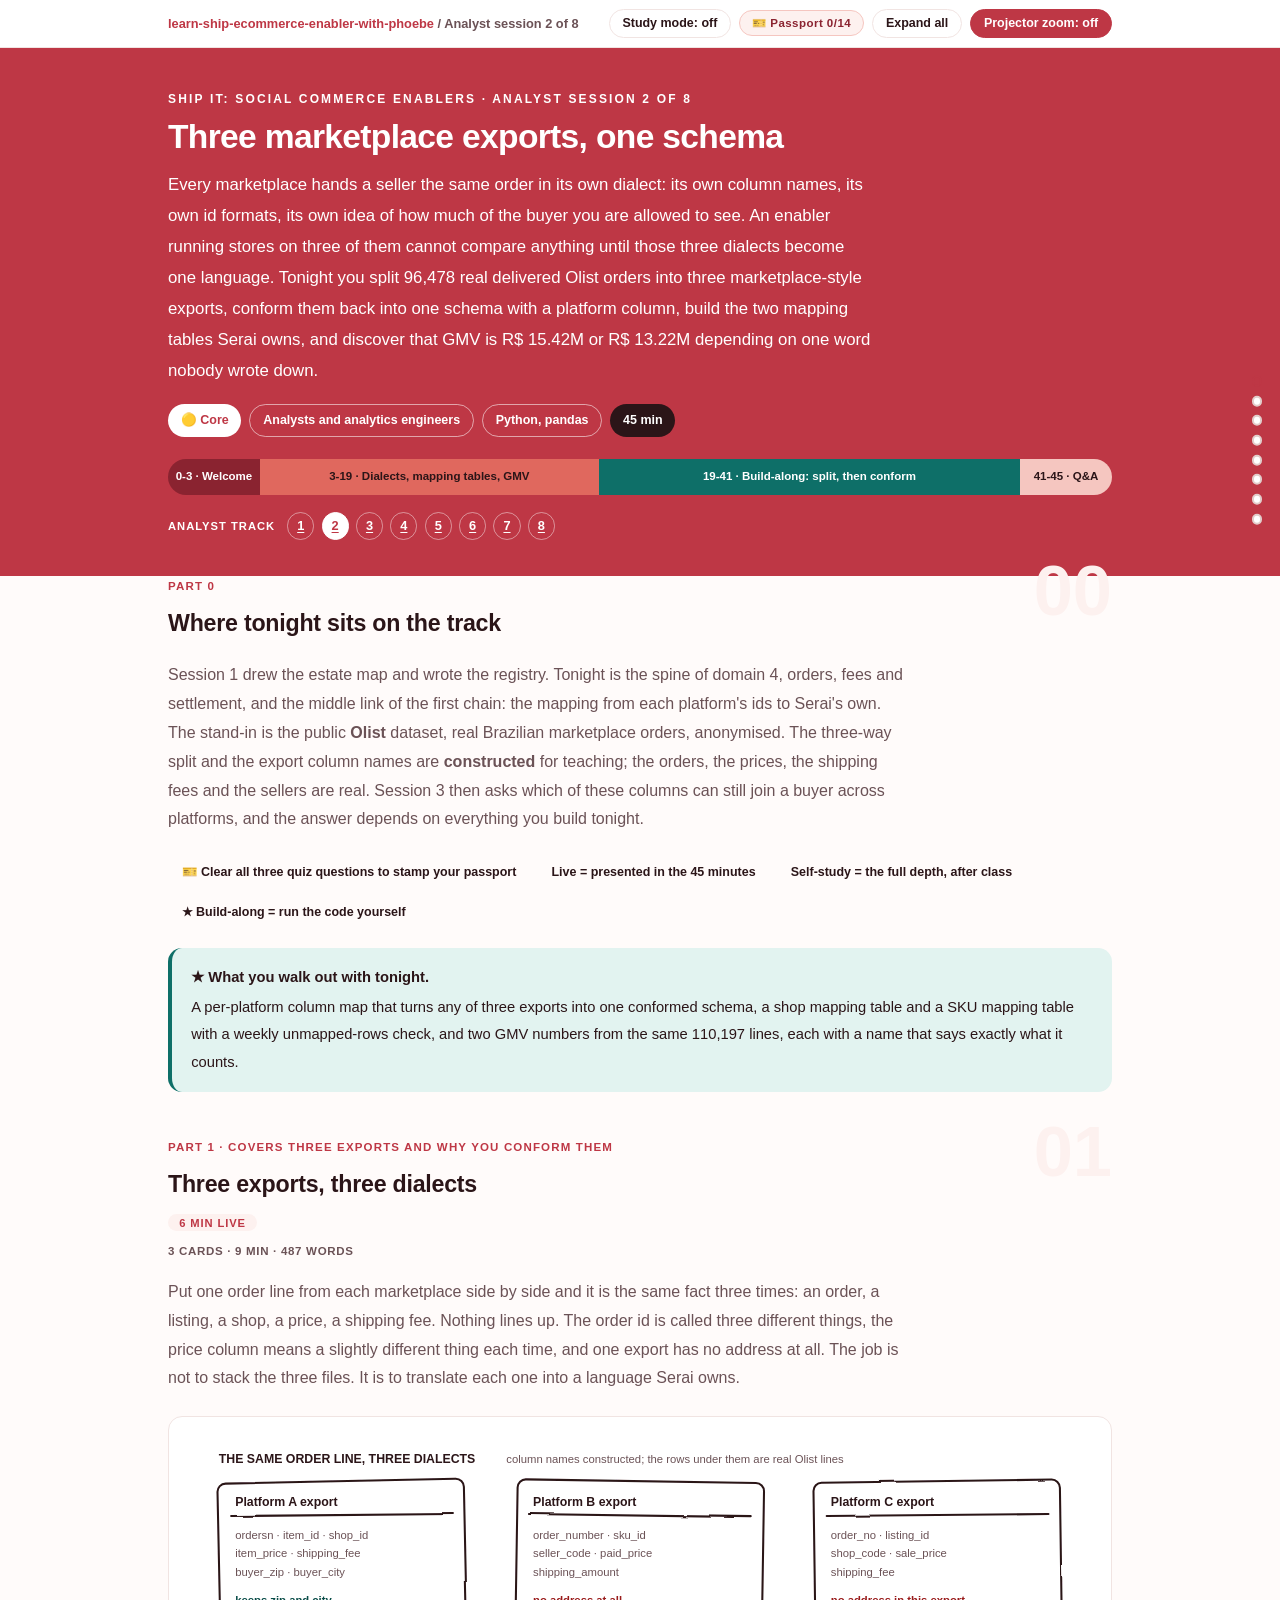
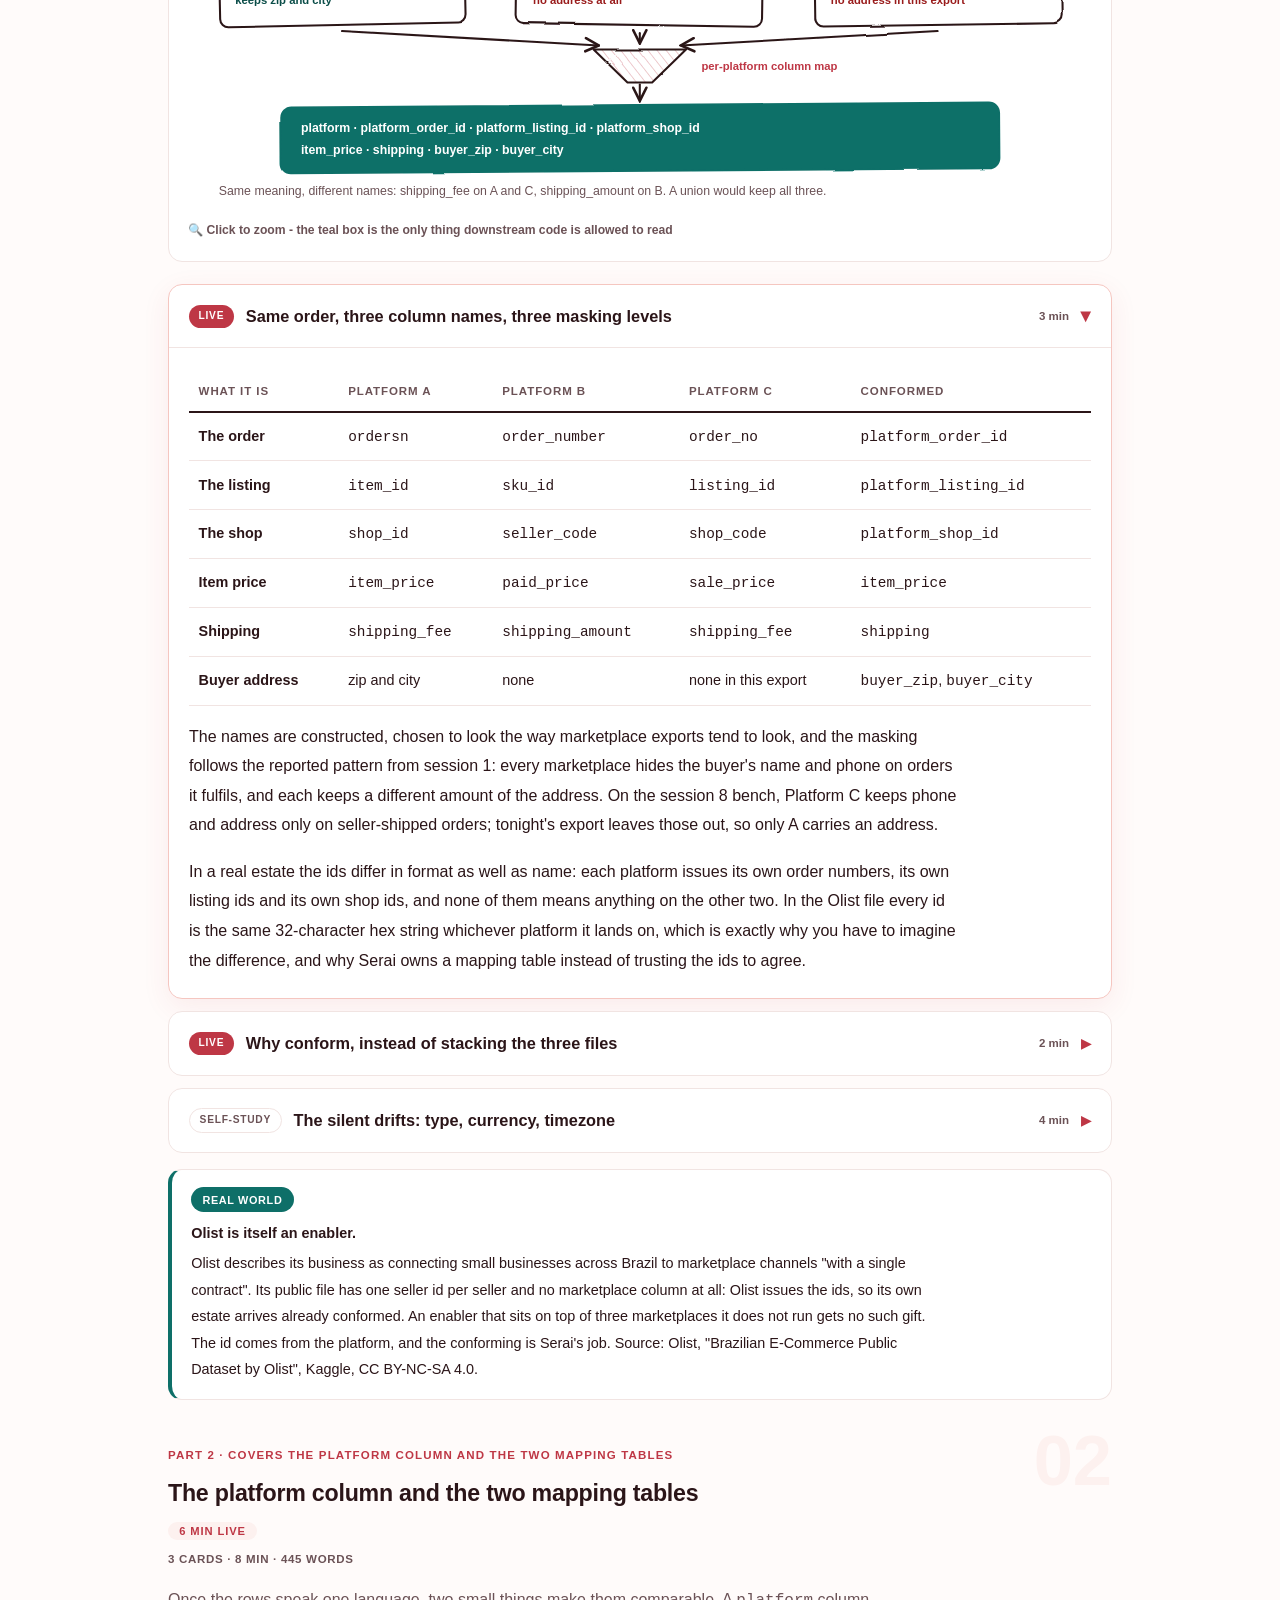
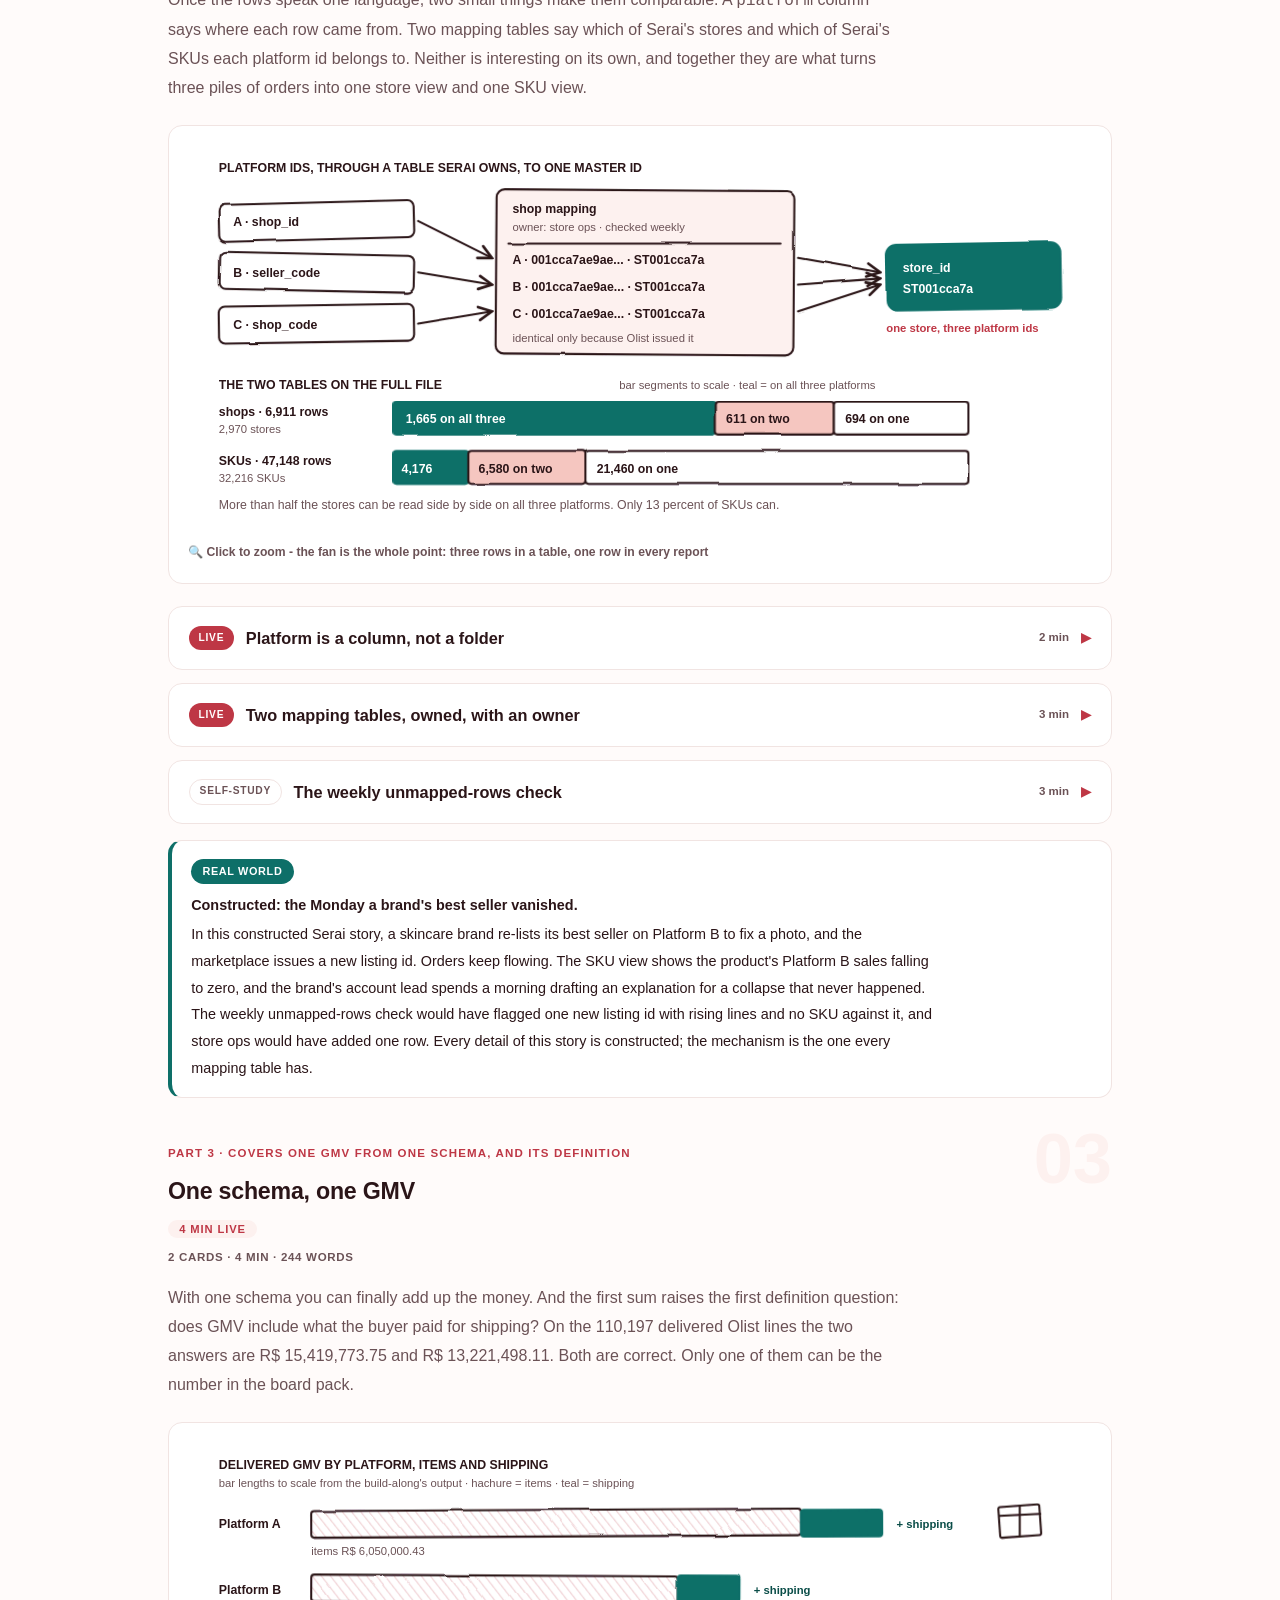
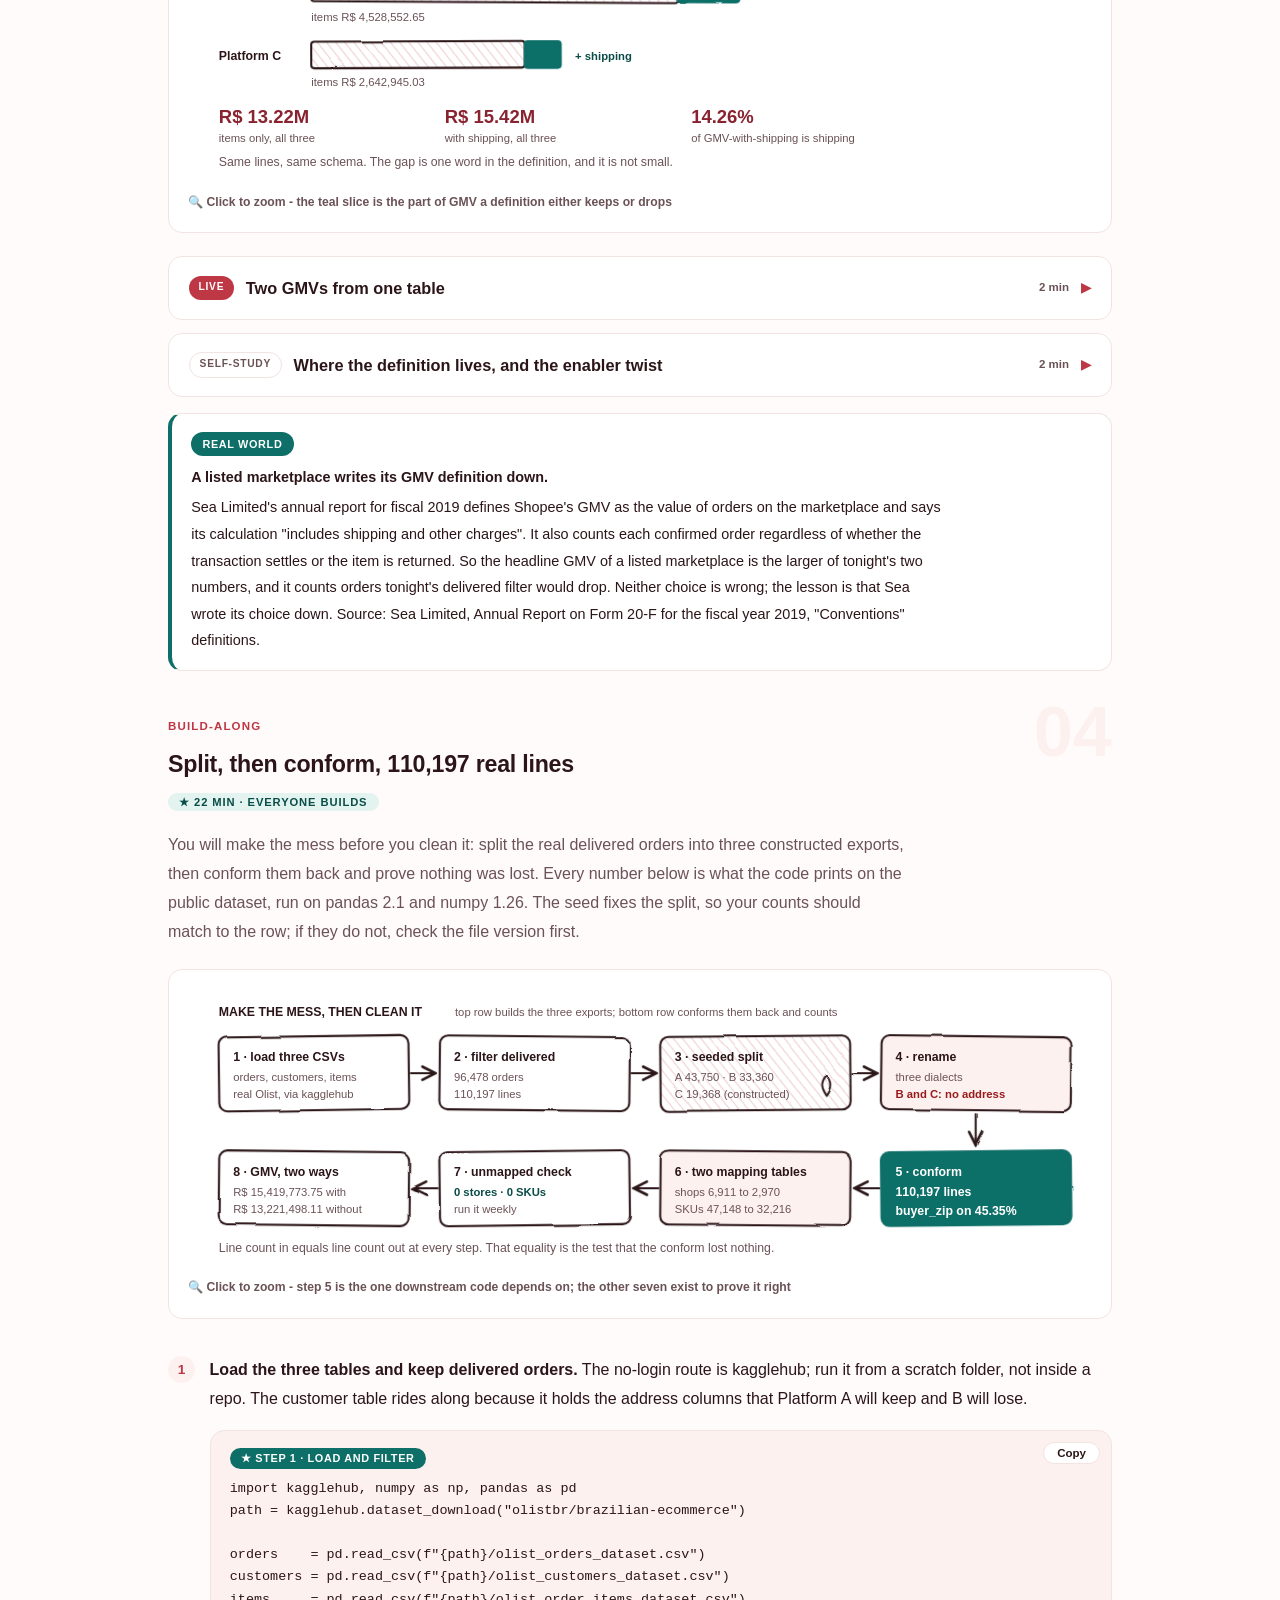
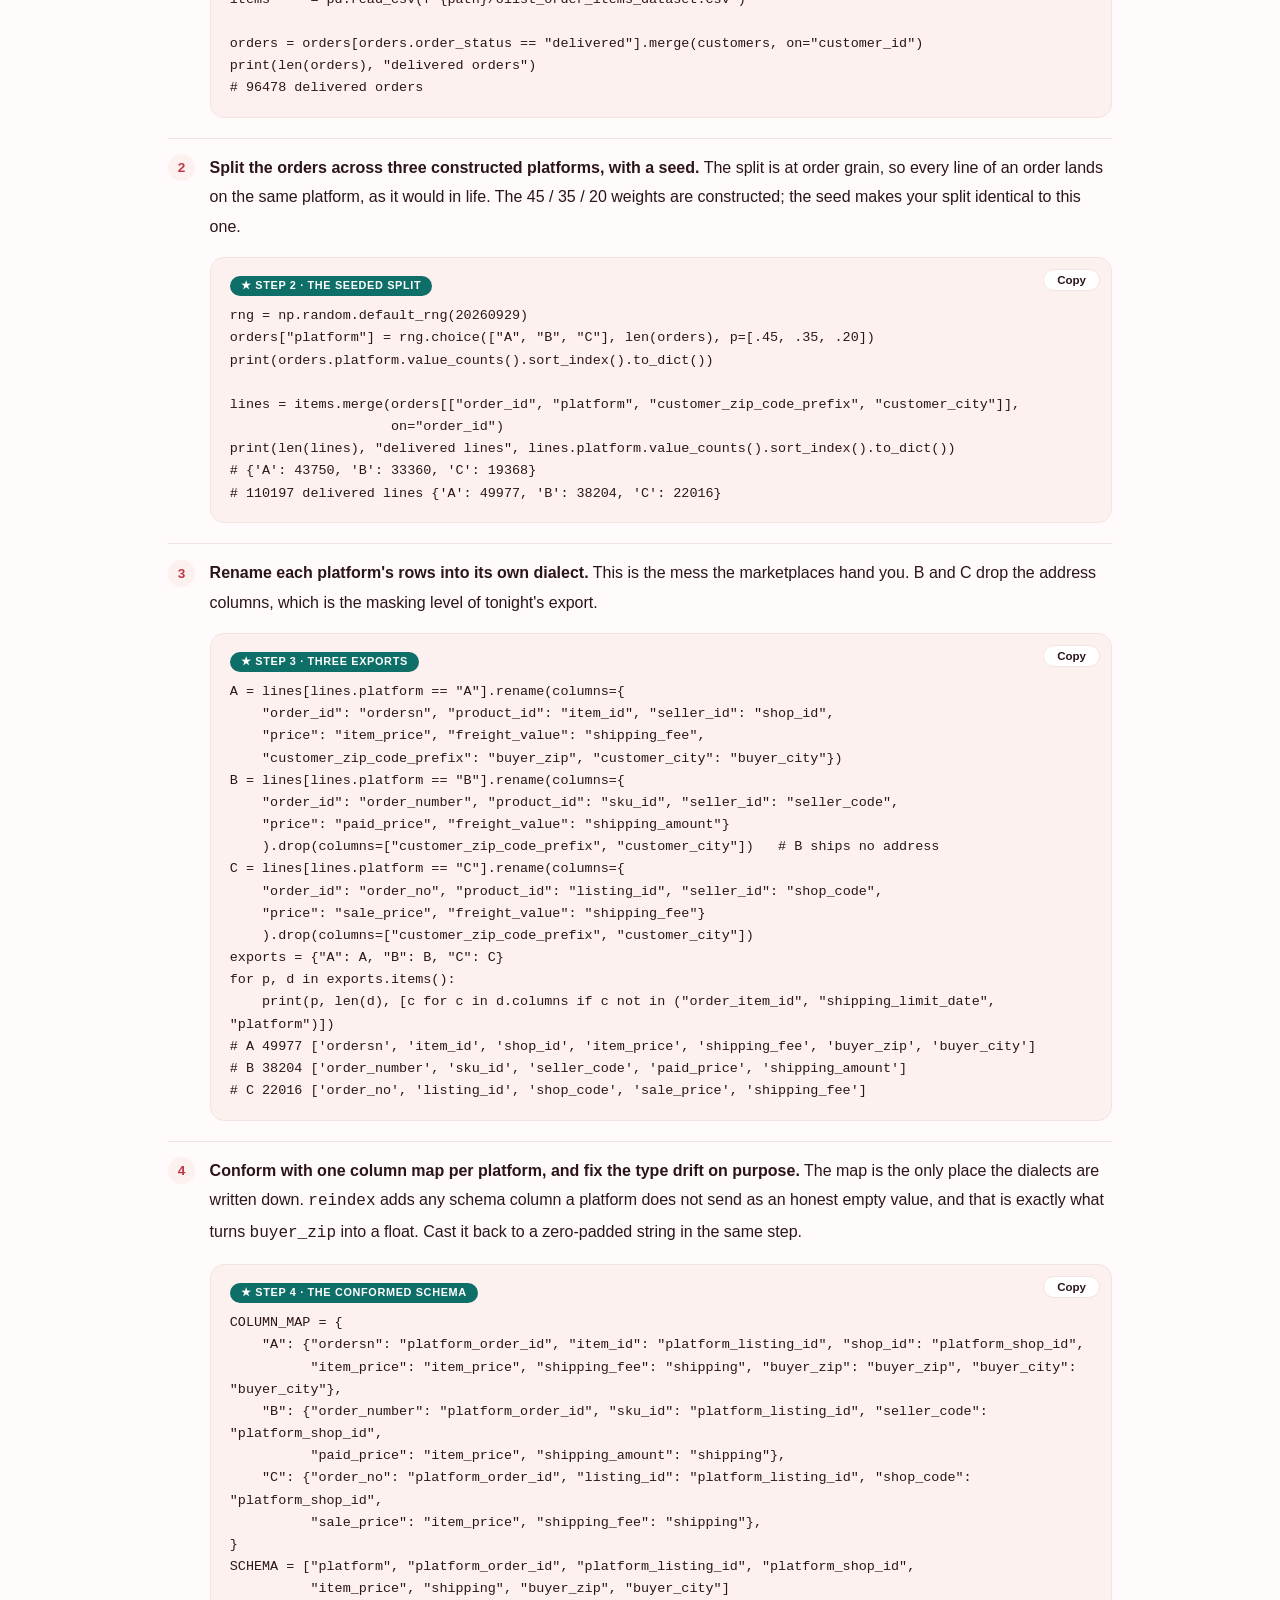
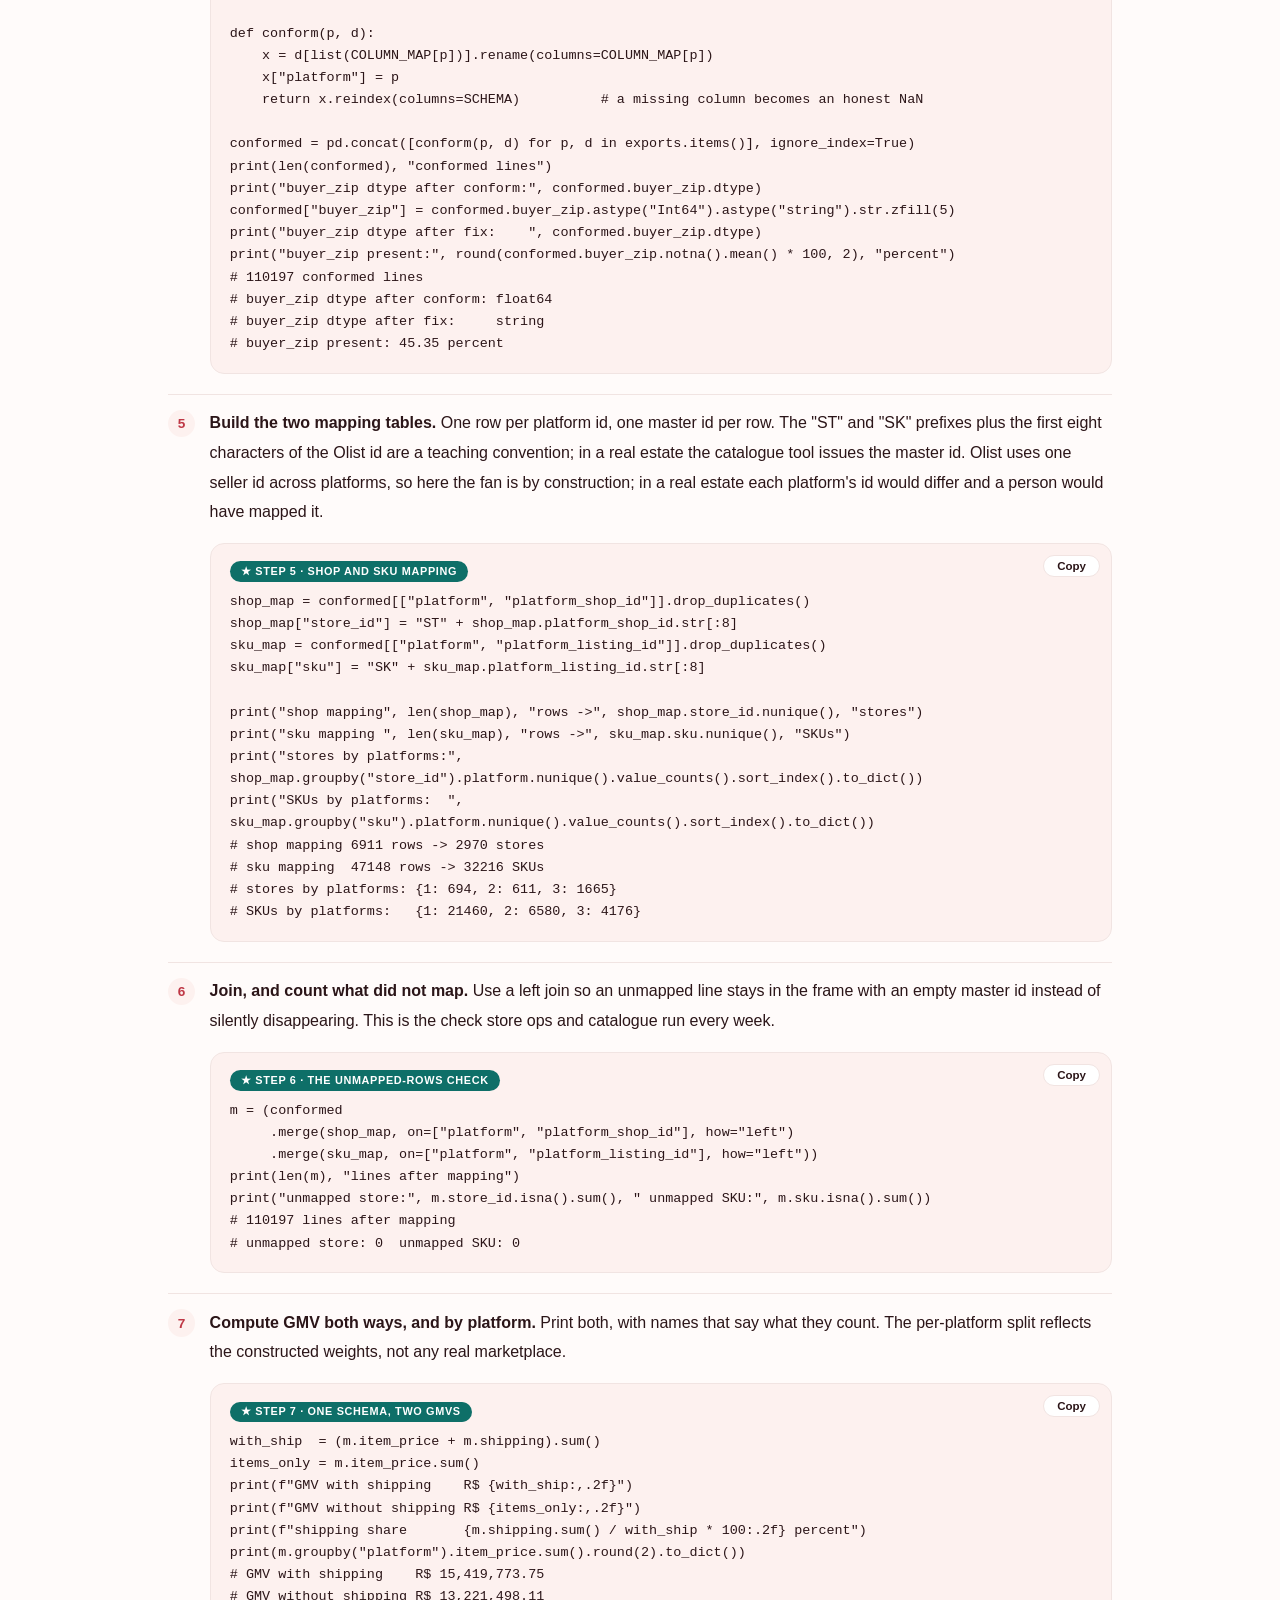
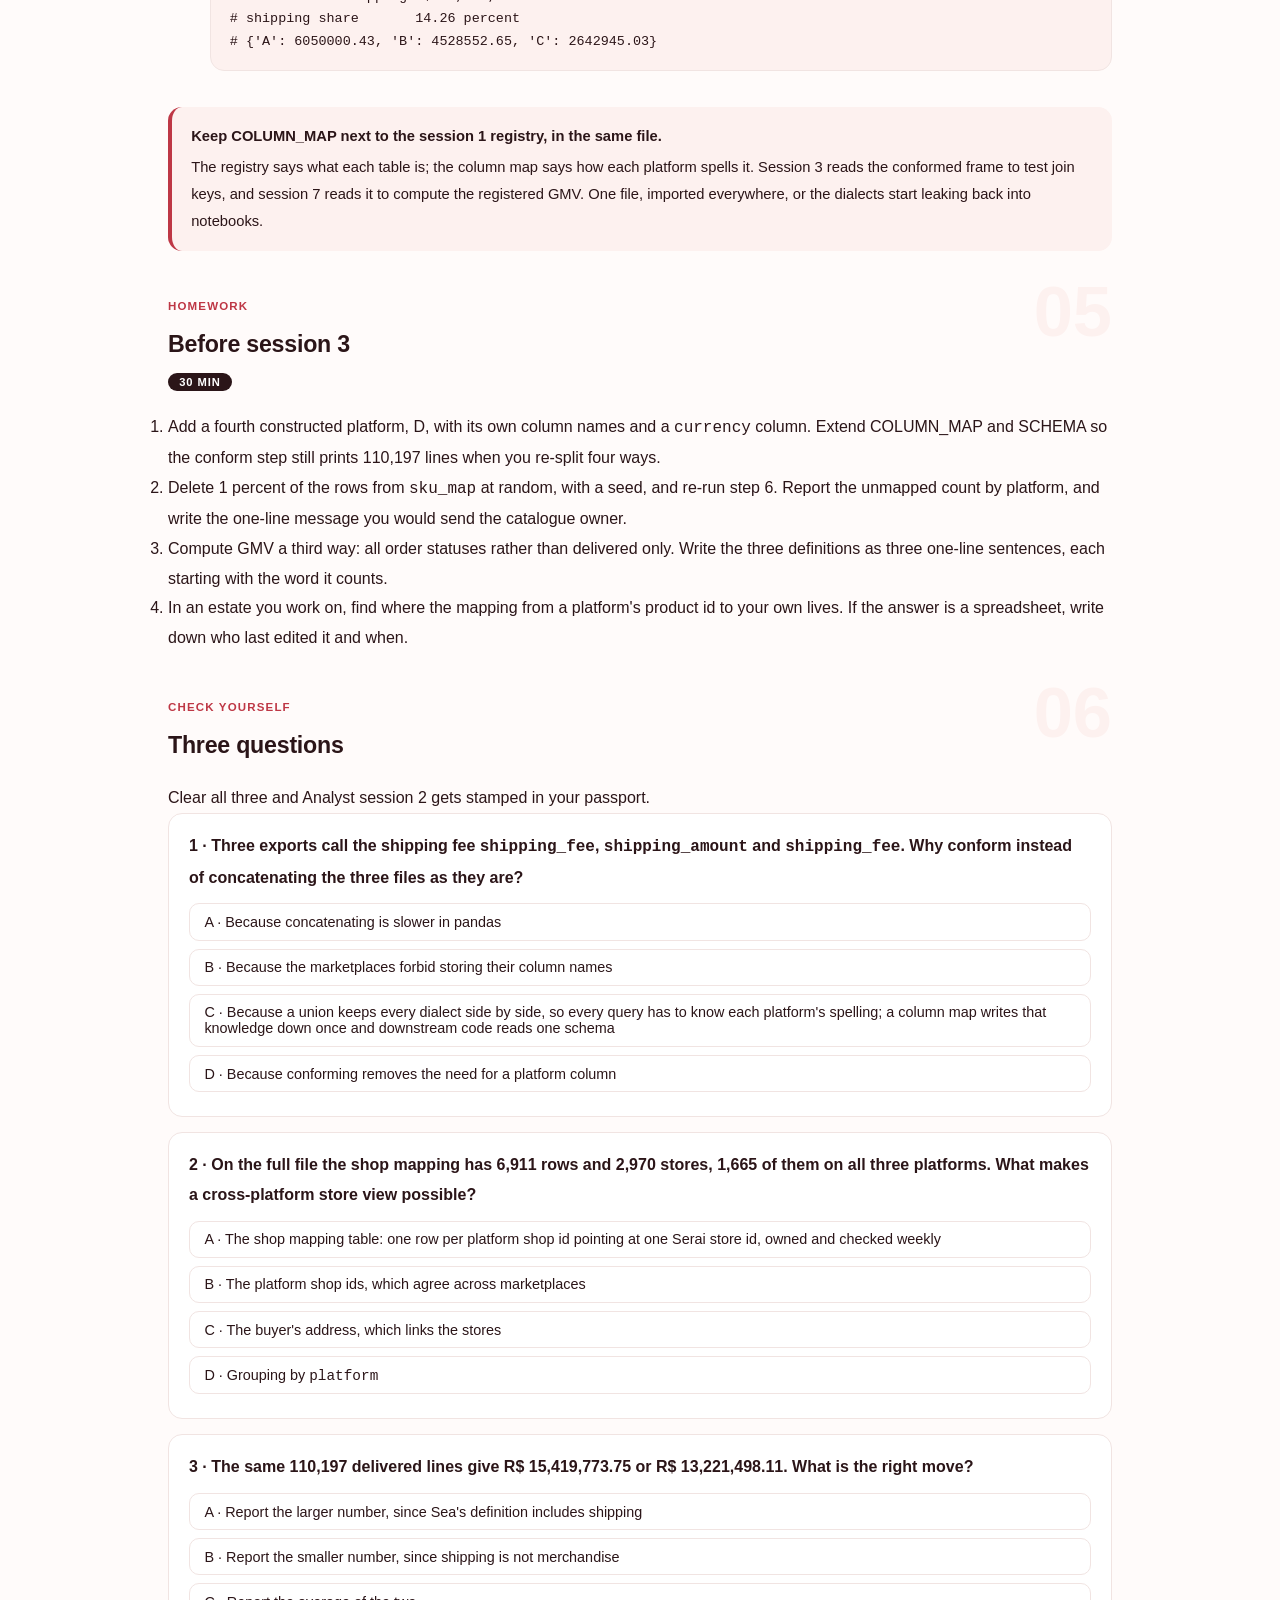
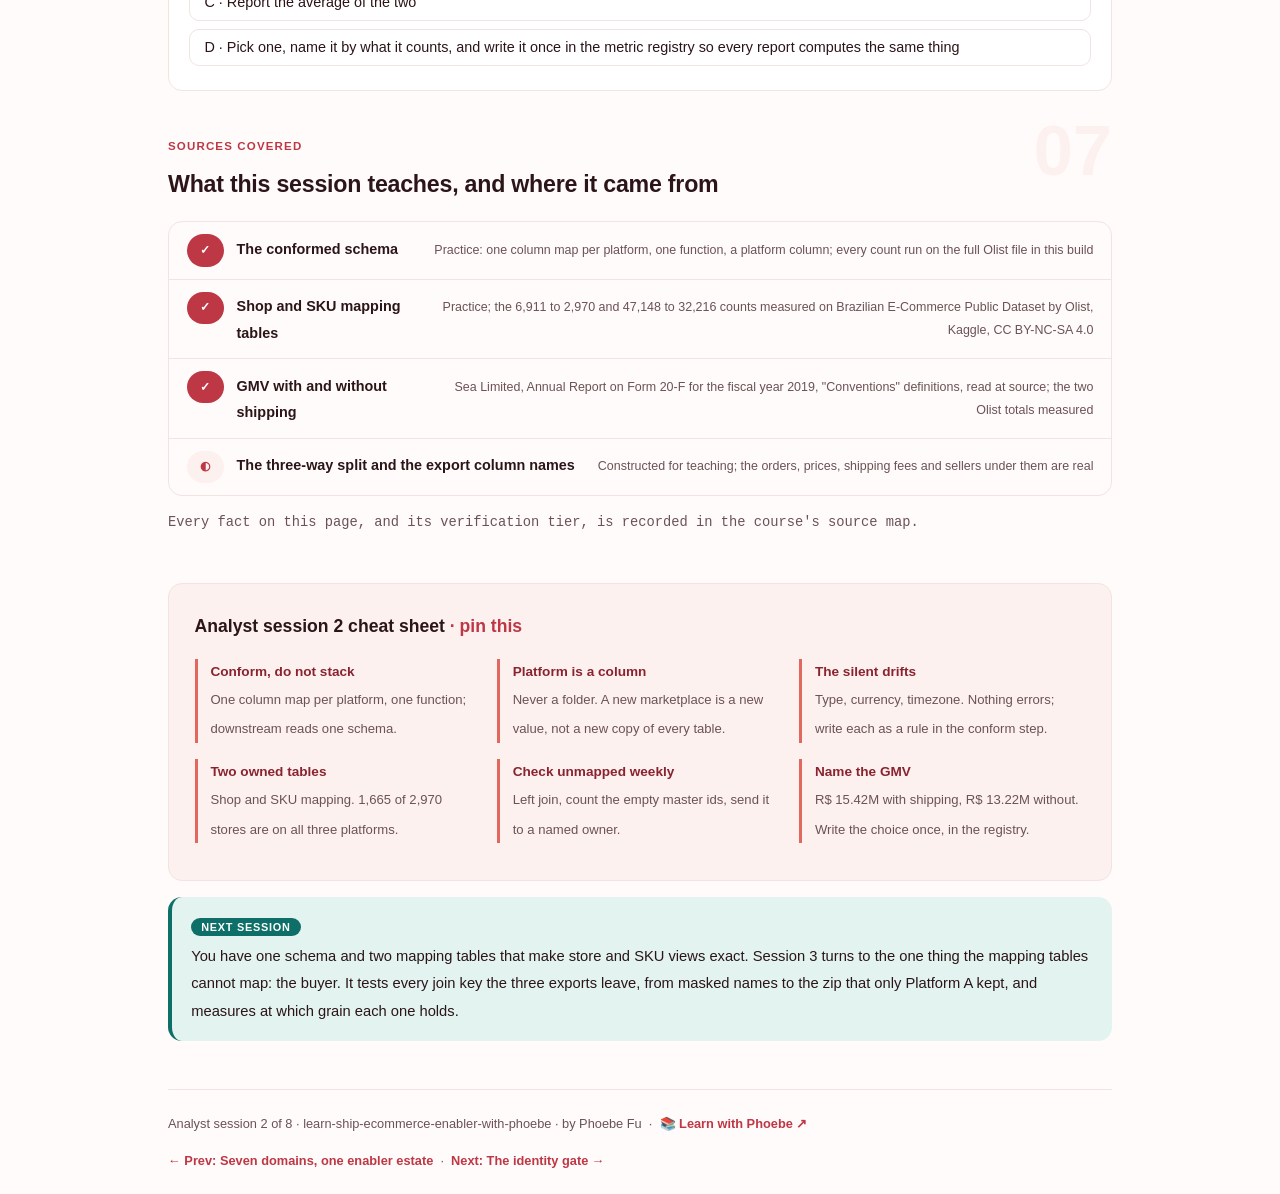
<file: courses/b2-three-exports-one-schema.html>
<!DOCTYPE html>
<html lang="en">
<head>
<meta charset="UTF-8">
<meta name="viewport" content="width=device-width, initial-scale=1.0">
<!-- social:start -->
<meta name="description" content="Analyst session 2 of 8. Split 110,197 real Olist order lines into three marketplace-style exports, conform them back to one schema with a platform column, build the shop and SKU mapping tables an enabler owns, and compute GMV with and without shipping.">
<meta property="og:type" content="article">
<meta property="og:site_name" content="Learn with Phoebe">
<meta property="og:title" content="Three marketplace exports, one schema - learn ship ecommerce enabler with phoebe">
<meta property="og:description" content="Analyst session 2 of 8. Three dialects, one conformed schema, two owned mapping tables, and one GMV that is R$ 15.42M or R$ 13.22M depending on a single word.">
<meta property="og:url" content="https://phoebefu6.github.io/learn-ship-ecommerce-enabler-with-phoebe/courses/b2-three-exports-one-schema.html">
<meta property="og:image" content="https://phoebefu6.github.io/learn-ship-ecommerce-enabler-with-phoebe/assets/og-cover.png">
<meta property="og:image:width" content="1200">
<meta property="og:image:height" content="630">
<meta name="twitter:card" content="summary_large_image">
<meta name="twitter:title" content="Three marketplace exports, one schema - learn ship ecommerce enabler with phoebe">
<meta name="twitter:description" content="Analyst session 2 of 8. Split, conform, map, and count GMV two ways on 110,197 real lines.">
<meta name="twitter:image" content="https://phoebefu6.github.io/learn-ship-ecommerce-enabler-with-phoebe/assets/og-cover.png">
<!-- social:end -->
<title>Analyst session 2 · Three marketplace exports, one schema - learn ship ecommerce enabler with phoebe</title>
<link rel="stylesheet" href="../assets/style.css?v=22">
</head>
<body>

<div class="toolbar">
  <div class="wrap">
    <span class="crumb"><a href="../index.html">learn-ship-ecommerce-enabler-with-phoebe</a> / Analyst session 2 of 8</span>
    <button class="btn" id="toggle-all" type="button">Expand all</button>
    <button class="btn primary" id="zoom-toggle" type="button">Projector zoom: off</button>
  </div>
</div>

<header class="masthead">
  <div class="wrap">
    <div class="eyebrow">Ship It: Social Commerce Enablers · Analyst session 2 of 8</div>
    <h1>Three marketplace exports, <span class="accent">one schema</span></h1>
    <p class="sub">Every marketplace hands a seller the same order in its own dialect: its own column names, its own id formats, its own idea of how much of the buyer you are allowed to see. An enabler running stores on three of them cannot compare anything until those three dialects become one language. Tonight you split 96,478 real delivered Olist orders into three marketplace-style exports, conform them back into one schema with a platform column, build the two mapping tables Serai owns, and discover that GMV is R$ 15.42M or R$ 13.22M depending on one word nobody wrote down.</p>
    <div class="chip-row">
      <span class="chip level">🟡 Core</span>
      <span class="chip audience">Analysts and analytics engineers</span>
      <span class="chip audience">Python, pandas</span>
      <span class="chip time">45 min</span>
    </div>
    <div class="agenda">
      <span class="a1" style="flex:1">0-3 · Welcome</span>
      <span class="a2" style="flex:4">3-19 · Dialects, mapping tables, GMV</span>
      <span class="a3" style="flex:5">19-41 · Build-along: split, then conform</span>
      <span class="a4" style="flex:1">41-45 · Q&amp;A</span>
    </div>
  </div>
</header>

<main class="wrap">

  <section class="section" id="intro">
    <div class="section-kicker">
      <span class="klabel">Part 0</span>
      <h2>Where tonight sits on the track</h2>
    </div>
    <p class="lede">Session 1 drew the estate map and wrote the registry. Tonight is the spine of domain 4, orders, fees and settlement, and the middle link of the first chain: the mapping from each platform's ids to Serai's own. The stand-in is the public <strong>Olist</strong> dataset, real Brazilian marketplace orders, anonymised. The three-way split and the export column names are <strong>constructed</strong> for teaching; the orders, the prices, the shipping fees and the sellers are real. Session 3 then asks which of these columns can still join a buyer across platforms, and the answer depends on everything you build tonight.</p>

    <div class="legend">
      <span class="pill">🎫 Clear all three quiz questions to stamp your passport</span>
      <span class="pill">Live = presented in the 45 minutes</span>
      <span class="pill">Self-study = the full depth, after class</span>
      <span class="pill">★ Build-along = run the code yourself</span>
    </div>

    <div class="callout win">
      <p><strong>★ What you walk out with tonight.</strong> A per-platform column map that turns any of three exports into one conformed schema, a shop mapping table and a SKU mapping table with a weekly unmapped-rows check, and two GMV numbers from the same 110,197 lines, each with a name that says exactly what it counts.</p>
    </div>
  </section>

  <section class="section" id="part-1">
    <div class="section-kicker">
      <span class="klabel">Part 1 · covers three exports and why you conform them</span>
      <h2>Three exports, three dialects</h2>
      <span class="tag concept">6 min live</span>
    </div>
    <p class="lede">Put one order line from each marketplace side by side and it is the same fact three times: an order, a listing, a shop, a price, a shipping fee. Nothing lines up. The order id is called three different things, the price column means a slightly different thing each time, and one export has no address at all. The job is not to stack the three files. It is to translate each one into a language Serai owns.</p>

    <figure class="zoomable">
      <svg viewBox="0 0 880 364" xmlns="http://www.w3.org/2000/svg" role="img" aria-label="Three hand-drawn export sheets at the top. Platform A calls its columns ordersn, item_id, shop_id, item_price, shipping_fee, buyer_zip and buyer_city, and keeps the zip and city. Platform B calls them order_number, sku_id, seller_code, paid_price and shipping_amount, and has no address. Platform C calls them order_no, listing_id, shop_code, sale_price and shipping_fee, and has no address in this export. Arrows from all three run through a funnel labelled per-platform column map into one teal conformed schema: platform, platform_order_id, platform_listing_id, platform_shop_id, item_price, shipping, buyer_zip, buyer_city.">
        <defs>
          <filter id="b2aSk" x="-3%" y="-3%" width="106%" height="106%"><feTurbulence type="fractalNoise" baseFrequency="0.02" numOctaves="2" seed="17" result="n"/><feDisplacementMap in="SourceGraphic" in2="n" scale="2.4" xChannelSelector="R" yChannelSelector="G"/></filter>
          <pattern id="b2aHc" patternUnits="userSpaceOnUse" width="7" height="7" patternTransform="rotate(-38)"><line x1="0" y1="0" x2="0" y2="7" stroke="#BE3745" stroke-width="1" opacity=".5"/></pattern>
          <marker id="b2aAr" viewBox="0 0 10 10" refX="9" refY="5" markerWidth="8" markerHeight="8" orient="auto"><path d="M1 1 L9 5 L1 9" fill="none" stroke="#2B1518" stroke-width="1.6" stroke-linecap="round"/></marker>
        </defs>
        <style>
          .b2aH { font: 800 12px Inter, sans-serif; fill: #2B1518; }
          .b2aL { font: 600 12px Inter, sans-serif; fill: #2B1518; }
          .b2aS { font: 400 11px Inter, sans-serif; fill: #6B5256; }
          .b2aB { font: 800 11px Inter, sans-serif; fill: #0A4D48; }
          .b2aR { font: 800 11px Inter, sans-serif; fill: #991B1B; }
          .b2aW { font: 800 12px Inter, sans-serif; fill: #FFFFFF; }
          .b2aA { font: 700 11px Inter, sans-serif; fill: #BE3745; }
          .b2aN { font: 400 12px Inter, sans-serif; fill: #6B5256; }
        </style>

        <text class="b2aH" x="30" y="26">THE SAME ORDER LINE, THREE DIALECTS</text>
        <text class="b2aS" x="310" y="26">column names constructed; the rows under them are real Olist lines</text>

        <g filter="url(#b2aSk)" fill="none" stroke="#2B1518" stroke-width="2" stroke-linecap="round" stroke-linejoin="round">
          <rect x="30" y="44" width="240" height="140" rx="8" transform="rotate(-1.2 150 114)" fill="#FFFFFF"/>
          <rect x="320" y="44" width="240" height="140" rx="8" transform="rotate(0.9 440 114)" fill="#FFFFFF"/>
          <rect x="610" y="44" width="240" height="140" rx="8" transform="rotate(-0.8 730 114)" fill="#FFFFFF"/>
          <!-- header rules on each sheet -->
          <path d="M42 78 L258 76"/>
          <path d="M332 76 L548 79"/>
          <path d="M622 78 L838 76"/>
          <!-- arrows into the funnel -->
          <path d="M150 190 L400 204" marker-end="url(#b2aAr)"/>
          <path d="M440 192 L440 202" marker-end="url(#b2aAr)"/>
          <path d="M730 190 L480 204" marker-end="url(#b2aAr)"/>
          <!-- funnel doodle -->
          <path d="M395 208 L485 208 L452 240 L428 240 Z" fill="url(#b2aHc)"/>
          <path d="M440 242 L440 258" marker-end="url(#b2aAr)"/>
          <!-- the conformed schema -->
          <rect x="90" y="262" width="700" height="64" rx="10" transform="rotate(-0.4 440 294)" fill="#0E6F68" stroke="#0E6F68"/>
        </g>

        <text class="b2aH" x="46" y="68">Platform A export</text>
        <text class="b2aS" x="46" y="100">ordersn · item_id · shop_id</text>
        <text class="b2aS" x="46" y="118">item_price · shipping_fee</text>
        <text class="b2aS" x="46" y="136">buyer_zip · buyer_city</text>
        <text class="b2aB" x="46" y="164">keeps zip and city</text>

        <text class="b2aH" x="336" y="68">Platform B export</text>
        <text class="b2aS" x="336" y="100">order_number · sku_id</text>
        <text class="b2aS" x="336" y="118">seller_code · paid_price</text>
        <text class="b2aS" x="336" y="136">shipping_amount</text>
        <text class="b2aR" x="336" y="164">no address at all</text>

        <text class="b2aH" x="626" y="68">Platform C export</text>
        <text class="b2aS" x="626" y="100">order_no · listing_id</text>
        <text class="b2aS" x="626" y="118">shop_code · sale_price</text>
        <text class="b2aS" x="626" y="136">shipping_fee</text>
        <text class="b2aR" x="626" y="164">no address in this export</text>

        <text class="b2aA" x="500" y="228">per-platform column map</text>

        <text class="b2aW" x="110" y="288">platform · platform_order_id · platform_listing_id · platform_shop_id</text>
        <text class="b2aW" x="110" y="310">item_price · shipping · buyer_zip · buyer_city</text>

        <text class="b2aN" x="30" y="350">Same meaning, different names: shipping_fee on A and C, shipping_amount on B. A union would keep all three.</text>
      </svg>
      <figcaption>🔍 Click to zoom - the teal box is the only thing downstream code is allowed to read</figcaption>
    </figure>

    <details class="card" open>
      <summary><span class="mode live">Live</span>Same order, three column names, three masking levels<span class="mini">3 min</span><span class="caret">▶</span></summary>
      <div class="body">
        <table class="clean">
          <thead><tr><th>What it is</th><th>Platform A</th><th>Platform B</th><th>Platform C</th><th>Conformed</th></tr></thead>
          <tbody>
            <tr><td>The order</td><td><code>ordersn</code></td><td><code>order_number</code></td><td><code>order_no</code></td><td><code>platform_order_id</code></td></tr>
            <tr><td>The listing</td><td><code>item_id</code></td><td><code>sku_id</code></td><td><code>listing_id</code></td><td><code>platform_listing_id</code></td></tr>
            <tr><td>The shop</td><td><code>shop_id</code></td><td><code>seller_code</code></td><td><code>shop_code</code></td><td><code>platform_shop_id</code></td></tr>
            <tr><td>Item price</td><td><code>item_price</code></td><td><code>paid_price</code></td><td><code>sale_price</code></td><td><code>item_price</code></td></tr>
            <tr><td>Shipping</td><td><code>shipping_fee</code></td><td><code>shipping_amount</code></td><td><code>shipping_fee</code></td><td><code>shipping</code></td></tr>
            <tr><td>Buyer address</td><td>zip and city</td><td>none</td><td>none in this export</td><td><code>buyer_zip</code>, <code>buyer_city</code></td></tr>
          </tbody>
        </table>
        <p>The names are constructed, chosen to look the way marketplace exports tend to look, and the masking follows the reported pattern from session 1: every marketplace hides the buyer's name and phone on orders it fulfils, and each keeps a different amount of the address. On the session 8 bench, Platform C keeps phone and address only on seller-shipped orders; tonight's export leaves those out, so only A carries an address.</p>
        <p>In a real estate the ids differ in format as well as name: each platform issues its own order numbers, its own listing ids and its own shop ids, and none of them means anything on the other two. In the Olist file every id is the same 32-character hex string whichever platform it lands on, which is exactly why you have to imagine the difference, and why Serai owns a mapping table instead of trusting the ids to agree.</p>
      </div>
    </details>

    <details class="card">
      <summary><span class="mode live">Live</span>Why conform, instead of stacking the three files<span class="mini">2 min</span><span class="caret">▶</span></summary>
      <div class="body">
        <p>A plain union of three exports gives you a frame with every column from every file: <code>ordersn</code>, <code>order_number</code> and <code>order_no</code> side by side, each two-thirds empty. Every query then has to know which column to read for which platform, and every analyst re-learns the dialects on their own. The dialect knowledge leaks into a hundred notebooks and drifts in each one.</p>
        <p>Conforming puts that knowledge in exactly one place: a column map per platform, read by one function. Downstream code reads eight columns and never learns that Platform B calls the price <code>paid_price</code>. When a marketplace renames a field next quarter, one line changes and nothing else notices.</p>
      </div>
    </details>

    <details class="card">
      <summary><span class="mode self">Self-study</span>The silent drifts: type, currency, timezone<span class="mini">4 min</span><span class="caret">▶</span></summary>
      <div class="body">
        <p>Renaming is the loud part and the easy part. Three drifts do the real damage because nothing errors:</p>
        <ul>
          <li><strong>Type.</strong> When the conform step fills <code>buyer_zip</code> with empty values for B and C, pandas turns the whole column into <code>float64</code>. The build-along prints it. A zip prefix is a label, not a number; as a float it loses its leading zeros and joins to nothing. Cast it to a string with the zero padding back, on purpose, in the conform step.</li>
          <li><strong>Currency.</strong> Olist is all Brazilian reais, so the build-along never meets this. Serai (constructed) runs stores in four markets, so its conformed schema needs a <code>currency</code> column next to every amount, and any cross-market total needs a reporting currency and a dated rate. Adding two currencies without one is the most common wrong number in a regional deck.</li>
          <li><strong>Timezone.</strong> Olist's timestamps carry no zone. Marketplace exports are often in the market's local time, and four markets can mean more than one offset. Conform to UTC and keep the local time as a second column; session 4 makes one clock a hard rule for the live channel.</li>
        </ul>
        <p>Write each of these into the column map as a rule, not a comment. A comment is a hope.</p>
      </div>
    </details>

    <div class="callout example">
      <span class="ex-pill">Real world</span>
      <p><strong>Olist is itself an enabler.</strong> Olist describes its business as connecting small businesses across Brazil to marketplace channels "with a single contract". Its public file has one seller id per seller and no marketplace column at all: Olist issues the ids, so its own estate arrives already conformed. An enabler that sits on top of three marketplaces it does not run gets no such gift. The id comes from the platform, and the conforming is Serai's job. Source: Olist, "Brazilian E-Commerce Public Dataset by Olist", Kaggle, CC BY-NC-SA 4.0.</p>
    </div>
  </section>

  <section class="section" id="part-2">
    <div class="section-kicker">
      <span class="klabel">Part 2 · covers the platform column and the two mapping tables</span>
      <h2>The platform column and the two mapping tables</h2>
      <span class="tag concept">6 min live</span>
    </div>
    <p class="lede">Once the rows speak one language, two small things make them comparable. A <code>platform</code> column says where each row came from. Two mapping tables say which of Serai's stores and which of Serai's SKUs each platform id belongs to. Neither is interesting on its own, and together they are what turns three piles of orders into one store view and one SKU view.</p>

    <figure class="zoomable">
      <svg viewBox="0 0 880 376" xmlns="http://www.w3.org/2000/svg" role="img" aria-label="Top half: three platform shop ids, A shop_id, B seller_code and C shop_code, each point into rows of the shop mapping table, which is owned by store ops. The three rows fan into one teal master store id, ST001cca7a, a real Olist seller that sells on all three platforms in the split. Bottom half: two bars measured on the full file. Shop mapping: 6,911 rows become 2,970 stores, of which 1,665 sell on all three platforms, 611 on two and 694 on one. SKU mapping: 47,148 rows become 32,216 SKUs, of which 4,176 are on all three, 6,580 on two and 21,460 on one.">
        <defs>
          <filter id="b2bSk" x="-3%" y="-3%" width="106%" height="106%"><feTurbulence type="fractalNoise" baseFrequency="0.02" numOctaves="2" seed="31" result="n"/><feDisplacementMap in="SourceGraphic" in2="n" scale="2.4" xChannelSelector="R" yChannelSelector="G"/></filter>
          <pattern id="b2bHc" patternUnits="userSpaceOnUse" width="7" height="7" patternTransform="rotate(-38)"><line x1="0" y1="0" x2="0" y2="7" stroke="#BE3745" stroke-width="1" opacity=".5"/></pattern>
          <marker id="b2bAr" viewBox="0 0 10 10" refX="9" refY="5" markerWidth="8" markerHeight="8" orient="auto"><path d="M1 1 L9 5 L1 9" fill="none" stroke="#2B1518" stroke-width="1.6" stroke-linecap="round"/></marker>
        </defs>
        <style>
          .b2bH { font: 800 12px Inter, sans-serif; fill: #2B1518; }
          .b2bL { font: 600 12px Inter, sans-serif; fill: #2B1518; }
          .b2bS { font: 400 11px Inter, sans-serif; fill: #6B5256; }
          .b2bB { font: 800 11px Inter, sans-serif; fill: #0A4D48; }
          .b2bW { font: 800 12px Inter, sans-serif; fill: #FFFFFF; }
          .b2bA { font: 700 11px Inter, sans-serif; fill: #BE3745; }
          .b2bN { font: 400 12px Inter, sans-serif; fill: #6B5256; }
        </style>

        <text class="b2bH" x="30" y="26">PLATFORM IDS, THROUGH A TABLE SERAI OWNS, TO ONE MASTER ID</text>

        <g filter="url(#b2bSk)" fill="none" stroke="#2B1518" stroke-width="2" stroke-linecap="round" stroke-linejoin="round">
          <!-- platform id cards -->
          <rect x="30" y="56" width="190" height="36" rx="6" transform="rotate(-1.5 125 74)" fill="#FFFFFF"/>
          <rect x="30" y="106" width="190" height="36" rx="6" transform="rotate(1.2 125 124)" fill="#FFFFFF"/>
          <rect x="30" y="156" width="190" height="36" rx="6" transform="rotate(-0.9 125 174)" fill="#FFFFFF"/>
          <path d="M224 74 L296 110" marker-end="url(#b2bAr)"/>
          <path d="M224 124 L296 136" marker-end="url(#b2bAr)"/>
          <path d="M224 174 L296 162" marker-end="url(#b2bAr)"/>
          <!-- the mapping table -->
          <rect x="300" y="44" width="290" height="160" rx="8" transform="rotate(0.4 445 124)" fill="#FDF1EF"/>
          <path d="M312 96 L578 96"/>
          <!-- the fan into one master id -->
          <path d="M594 110 L674 124" marker-end="url(#b2bAr)"/>
          <path d="M594 136 L674 130" marker-end="url(#b2bAr)"/>
          <path d="M594 162 L674 136" marker-end="url(#b2bAr)"/>
          <rect x="680" y="96" width="170" height="64" rx="10" transform="rotate(-1 765 128)" fill="#0E6F68" stroke="#0E6F68"/>
          <!-- two measured bars -->
          <rect x="200" y="250" width="314" height="32" rx="3" fill="#0E6F68" stroke="#0E6F68"/>
          <rect x="514" y="250" width="115" height="32" rx="3" fill="#F5C6C0"/>
          <rect x="629" y="250" width="131" height="32" rx="3" fill="#FFFFFF"/>
          <rect x="200" y="298" width="73" height="32" rx="3" fill="#0E6F68" stroke="#0E6F68"/>
          <rect x="273" y="298" width="114" height="32" rx="3" fill="#F5C6C0"/>
          <rect x="387" y="298" width="373" height="32" rx="3" fill="#FFFFFF"/>
        </g>

        <text class="b2bL" x="44" y="79">A · shop_id</text>
        <text class="b2bL" x="44" y="129">B · seller_code</text>
        <text class="b2bL" x="44" y="179">C · shop_code</text>

        <text class="b2bH" x="316" y="66">shop mapping</text>
        <text class="b2bS" x="316" y="84">owner: store ops · checked weekly</text>
        <text class="b2bL" x="316" y="116">A · 001cca7ae9ae... · ST001cca7a</text>
        <text class="b2bL" x="316" y="142">B · 001cca7ae9ae... · ST001cca7a</text>
        <text class="b2bL" x="316" y="168">C · 001cca7ae9ae... · ST001cca7a</text>
        <text class="b2bS" x="316" y="192">identical only because Olist issued it</text>

        <text class="b2bW" x="696" y="124">store_id</text>
        <text class="b2bW" x="696" y="144">ST001cca7a</text>
        <text class="b2bA" x="680" y="182">one store, three platform ids</text>

        <text class="b2bH" x="30" y="238">THE TWO TABLES ON THE FULL FILE</text>
        <text class="b2bS" x="420" y="238">bar segments to scale · teal = on all three platforms</text>

        <text class="b2bL" x="30" y="264">shops · 6,911 rows</text>
        <text class="b2bS" x="30" y="280">2,970 stores</text>
        <text class="b2bW" x="212" y="271">1,665 on all three</text>
        <text class="b2bL" x="524" y="271">611 on two</text>
        <text class="b2bL" x="640" y="271">694 on one</text>

        <text class="b2bL" x="30" y="312">SKUs · 47,148 rows</text>
        <text class="b2bS" x="30" y="328">32,216 SKUs</text>
        <text class="b2bW" x="208" y="319">4,176</text>
        <text class="b2bL" x="283" y="319">6,580 on two</text>
        <text class="b2bL" x="398" y="319">21,460 on one</text>

        <text class="b2bN" x="30" y="354">More than half the stores can be read side by side on all three platforms. Only 13 percent of SKUs can.</text>
      </svg>
      <figcaption>🔍 Click to zoom - the fan is the whole point: three rows in a table, one row in every report</figcaption>
    </figure>

    <details class="card">
      <summary><span class="mode live">Live</span>Platform is a column, not a folder<span class="mini">2 min</span><span class="caret">▶</span></summary>
      <div class="body">
        <p>The first draft of every multi-marketplace warehouse has three folders, <code>platform_a/</code>, <code>platform_b/</code>, <code>platform_c/</code>, with a copy of every table in each. Every comparison is then a three-way join, every new metric is written three times, and the three copies drift within a month.</p>
        <p>Make <code>platform</code> the first column of the conformed schema instead. A comparison becomes a <code>groupby("platform")</code>. A new marketplace becomes a new value and a new entry in the column map, not a new folder of tables. Session 1 put the platform in a column on the estate map; tonight it becomes a column in the data.</p>
      </div>
    </details>

    <details class="card">
      <summary><span class="mode live">Live</span>Two mapping tables, owned, with an owner<span class="mini">3 min</span><span class="caret">▶</span></summary>
      <div class="body">
        <p>A mapping table has one row per platform id and one column that says which Serai id it belongs to. It is Serai's own asset, obtainability word <strong>owned</strong>, and it is the only reason a cross-platform view exists at all.</p>
        <table class="clean">
          <thead><tr><th>Table</th><th>Key</th><th>Maps to</th><th>Owner</th><th>On the full Olist file</th></tr></thead>
          <tbody>
            <tr><td>Shop mapping</td><td><code>platform</code> + <code>platform_shop_id</code></td><td><code>store_id</code></td><td>Store ops</td><td>6,911 rows to 2,970 stores: 1,665 on all three platforms, 611 on two, 694 on one</td></tr>
            <tr><td>SKU mapping</td><td><code>platform</code> + <code>platform_listing_id</code></td><td><code>sku</code></td><td>Catalogue</td><td>47,148 rows to 32,216 SKUs: 4,176 on all three, 6,580 on two, 21,460 on one</td></tr>
          </tbody>
        </table>
        <p>The 1,665 is the number to say out loud. Those are the stores whose three platforms can be read on one screen, which is the first thing a brand asks an enabler for. The master ids in the build-along are "ST" and "SK" plus the first eight characters of the Olist id: a readable convention for teaching. In a real estate the master id is issued by the catalogue tool and never derived from a platform's id, because the platform can re-issue its id and yours must not move.</p>
      </div>
    </details>

    <details class="card">
      <summary><span class="mode self">Self-study</span>The weekly unmapped-rows check<span class="mini">3 min</span><span class="caret">▶</span></summary>
      <div class="body">
        <p>A mapping table decays the moment a brand launches a new listing on one platform and nobody adds the row. The line still arrives, joins to nothing, and falls out of the SKU view without an error. The fix is a scheduled check with a named owner: left-join every conformed line to both tables, count the lines with no master id, and send the count, by platform and by brand, to the owner every week.</p>
        <p>On the full Olist file the count is zero for both tables, because the build-along builds the maps from the same lines it checks. That zero is the check working, not the check being unnecessary. The session 8 bench plants 219 lines on listings missing from Serai's SKU table (constructed), and they are the whole gap between a SKU match rate of 1.0 and 0.9748. Owning the key means maintaining it. When there is no key to own at all, as with buyers, the matching methods live in <a href="https://phoebefu6.github.io/learn-entity-resolution-with-phoebe/courses/01-no-shared-key.html">learn-entity-resolution</a>, and session 3 asks whether you can use them.</p>
      </div>
    </details>

    <div class="callout example">
      <span class="ex-pill">Real world</span>
      <p><strong>Constructed: the Monday a brand's best seller vanished.</strong> In this constructed Serai story, a skincare brand re-lists its best seller on Platform B to fix a photo, and the marketplace issues a new listing id. Orders keep flowing. The SKU view shows the product's Platform B sales falling to zero, and the brand's account lead spends a morning drafting an explanation for a collapse that never happened. The weekly unmapped-rows check would have flagged one new listing id with rising lines and no SKU against it, and store ops would have added one row. Every detail of this story is constructed; the mechanism is the one every mapping table has.</p>
    </div>
  </section>

  <section class="section" id="part-3">
    <div class="section-kicker">
      <span class="klabel">Part 3 · covers one GMV from one schema, and its definition</span>
      <h2>One schema, one GMV</h2>
      <span class="tag concept">4 min live</span>
    </div>
    <p class="lede">With one schema you can finally add up the money. And the first sum raises the first definition question: does GMV include what the buyer paid for shipping? On the 110,197 delivered Olist lines the two answers are R$ 15,419,773.75 and R$ 13,221,498.11. Both are correct. Only one of them can be the number in the board pack.</p>

    <figure class="zoomable">
      <svg viewBox="0 0 880 330" xmlns="http://www.w3.org/2000/svg" role="img" aria-label="Three hand-drawn stacked horizontal bars drawn to scale. Platform A: items R$ 6,050,000.43 plus a teal shipping segment. Platform B: items R$ 4,528,552.65 plus shipping. Platform C: items R$ 2,642,945.03 plus shipping. Shipping is a similar slice on every platform. Totals: R$ 13.22 million items only, R$ 15.42 million with shipping, shipping 14.26 percent of the larger number.">
        <defs>
          <filter id="b2cSk" x="-3%" y="-3%" width="106%" height="106%"><feTurbulence type="fractalNoise" baseFrequency="0.02" numOctaves="2" seed="47" result="n"/><feDisplacementMap in="SourceGraphic" in2="n" scale="2.4" xChannelSelector="R" yChannelSelector="G"/></filter>
          <pattern id="b2cHc" patternUnits="userSpaceOnUse" width="7" height="7" patternTransform="rotate(-38)"><line x1="0" y1="0" x2="0" y2="7" stroke="#BE3745" stroke-width="1" opacity=".5"/></pattern>
        </defs>
        <style>
          .b2cH { font: 800 12px Inter, sans-serif; fill: #2B1518; }
          .b2cL { font: 600 12px Inter, sans-serif; fill: #2B1518; }
          .b2cS { font: 400 11px Inter, sans-serif; fill: #6B5256; }
          .b2cB { font: 800 11px Inter, sans-serif; fill: #0A4D48; }
          .b2cV { font: 800 18px Inter, sans-serif; fill: #8A2330; }
          .b2cN { font: 400 12px Inter, sans-serif; fill: #6B5256; }
        </style>

        <text class="b2cH" x="30" y="26">DELIVERED GMV BY PLATFORM, ITEMS AND SHIPPING</text>
        <text class="b2cS" x="30" y="44">bar lengths to scale from the build-along's output · hachure = items · teal = shipping</text>

        <g filter="url(#b2cSk)" fill="none" stroke="#2B1518" stroke-width="2" stroke-linecap="round" stroke-linejoin="round">
          <rect x="120" y="66" width="477" height="26" rx="3" transform="rotate(-0.3 358 79)" fill="url(#b2cHc)"/>
          <rect x="597" y="66" width="79" height="26" rx="3" transform="rotate(-0.3 636 79)" fill="#0E6F68" stroke="#0E6F68"/>
          <rect x="120" y="130" width="357" height="26" rx="3" transform="rotate(0.3 298 143)" fill="url(#b2cHc)"/>
          <rect x="477" y="130" width="60" height="26" rx="3" transform="rotate(0.3 507 143)" fill="#0E6F68" stroke="#0E6F68"/>
          <rect x="120" y="194" width="208" height="26" rx="3" transform="rotate(-0.2 224 207)" fill="url(#b2cHc)"/>
          <rect x="328" y="194" width="35" height="26" rx="3" transform="rotate(-0.2 345 207)" fill="#0E6F68" stroke="#0E6F68"/>
          <!-- parcel doodle -->
          <rect x="790" y="62" width="40" height="30" rx="2" transform="rotate(-4 810 77)"/>
          <path d="M790 72 L830 70"/>
          <path d="M810 62 L810 92"/>
        </g>

        <text class="b2cH" x="30" y="84">Platform A</text>
        <text class="b2cH" x="30" y="148">Platform B</text>
        <text class="b2cH" x="30" y="212">Platform C</text>

        <text class="b2cB" x="690" y="84">+ shipping</text>
        <text class="b2cB" x="551" y="148">+ shipping</text>
        <text class="b2cB" x="377" y="212">+ shipping</text>

        <text class="b2cS" x="120" y="110">items R$ 6,050,000.43</text>
        <text class="b2cS" x="120" y="174">items R$ 4,528,552.65</text>
        <text class="b2cS" x="120" y="238">items R$ 2,642,945.03</text>

        <text class="b2cV" x="30" y="274">R$ 13.22M</text>
        <text class="b2cS" x="30" y="292">items only, all three</text>
        <text class="b2cV" x="250" y="274">R$ 15.42M</text>
        <text class="b2cS" x="250" y="292">with shipping, all three</text>
        <text class="b2cV" x="490" y="274">14.26%</text>
        <text class="b2cS" x="490" y="292">of GMV-with-shipping is shipping</text>

        <text class="b2cN" x="30" y="316">Same lines, same schema. The gap is one word in the definition, and it is not small.</text>
      </svg>
      <figcaption>🔍 Click to zoom - the teal slice is the part of GMV a definition either keeps or drops</figcaption>
    </figure>

    <details class="card">
      <summary><span class="mode live">Live</span>Two GMVs from one table<span class="mini">2 min</span><span class="caret">▶</span></summary>
      <div class="body">
        <table class="clean">
          <thead><tr><th>Measure, delivered lines</th><th>Value</th><th>What it counts</th></tr></thead>
          <tbody>
            <tr><td>GMV with shipping</td><td>R$ 15,419,773.75</td><td><code>item_price + shipping</code>, every delivered line</td></tr>
            <tr><td>GMV without shipping</td><td>R$ 13,221,498.11</td><td><code>item_price</code> only</td></tr>
            <tr><td>Shipping share</td><td>14.26 percent</td><td>shipping / GMV with shipping</td></tr>
            <tr><td>Platform A, items only</td><td>R$ 6,050,000.43</td><td>43,750 orders in the constructed split</td></tr>
            <tr><td>Platform B, items only</td><td>R$ 4,528,552.65</td><td>33,360 orders</td></tr>
            <tr><td>Platform C, items only</td><td>R$ 2,642,945.03</td><td>19,368 orders</td></tr>
          </tbody>
        </table>
        <p>The per-platform numbers are an artefact of the seeded split, so they tell you nothing about any real marketplace; what they show is that one conformed schema answers the per-platform question with one line of code. The 14.26 percent is real Olist behaviour: on these orders, one real in every seven the buyer paid went to shipping.</p>
      </div>
    </details>

    <details class="card">
      <summary><span class="mode self">Self-study</span>Where the definition lives, and the enabler twist<span class="mini">2 min</span><span class="caret">▶</span></summary>
      <div class="body">
        <p>Tonight is about building the schema that makes the definition computable. The definition itself belongs in one place, the metric registry that session 7 writes as code, with its name, its formula, its owner and a test that fails if the number drifts. The general GMV equation and its variants are taught in <a href="https://phoebefu6.github.io/learn-ecommerce-metrics-with-phoebe/courses/a1-the-gmv-equation.html">learn-ecommerce-metrics, session a1</a>; link to it rather than re-deriving it.</p>
        <p>The enabler twist is that "GMV" has an owner question on top of the formula question. Whose GMV is it: the brand's, run through Serai's stores? Placed or settled? With shipping or without? Serai's GMV-linked share (constructed, 2 percent) is paid on one of these, and a contract that says "GMV" without saying which is a dispute waiting for its quarter. Tonight's filter to delivered orders is already one choice; session 7 lines up the others.</p>
      </div>
    </details>

    <div class="callout example">
      <span class="ex-pill">Real world</span>
      <p><strong>A listed marketplace writes its GMV definition down.</strong> Sea Limited's annual report for fiscal 2019 defines Shopee's GMV as the value of orders on the marketplace and says its calculation "includes shipping and other charges". It also counts each confirmed order regardless of whether the transaction settles or the item is returned. So the headline GMV of a listed marketplace is the larger of tonight's two numbers, and it counts orders tonight's delivered filter would drop. Neither choice is wrong; the lesson is that Sea wrote its choice down. Source: Sea Limited, Annual Report on Form 20-F for the fiscal year 2019, "Conventions" definitions.</p>
    </div>
  </section>

  <section class="section" id="demo-1">
    <div class="section-kicker">
      <span class="klabel">Build-along</span>
      <h2>Split, then conform, 110,197 real lines</h2>
      <span class="tag demo">★ 22 min · everyone builds</span>
    </div>
    <p class="lede">You will make the mess before you clean it: split the real delivered orders into three constructed exports, then conform them back and prove nothing was lost. Every number below is what the code prints on the public dataset, run on pandas 2.1 and numpy 1.26. The seed fixes the split, so your counts should match to the row; if they do not, check the file version first.</p>

    <figure class="zoomable">
      <svg viewBox="0 0 880 270" xmlns="http://www.w3.org/2000/svg" role="img" aria-label="A hand-drawn pipeline of eight steps in two rows. Top row, left to right: load orders, customers and items; filter to 96,478 delivered orders; seeded split into A 43,750, B 33,360 and C 19,368 orders; rename into three dialects, B and C without an address. Bottom row, right to left: conform with a column map per platform, 110,197 lines with buyer_zip on 45.35 percent, shown in teal; build the two mapping tables, shops 6,911 rows to 2,970 and SKUs 47,148 to 32,216; unmapped check, 0 stores and 0 SKUs; GMV two ways, R$ 15,419,773.75 with shipping and R$ 13,221,498.11 without.">
        <defs>
          <filter id="b2dSk" x="-3%" y="-3%" width="106%" height="106%"><feTurbulence type="fractalNoise" baseFrequency="0.02" numOctaves="2" seed="59" result="n"/><feDisplacementMap in="SourceGraphic" in2="n" scale="2.4" xChannelSelector="R" yChannelSelector="G"/></filter>
          <pattern id="b2dHc" patternUnits="userSpaceOnUse" width="7" height="7" patternTransform="rotate(-38)"><line x1="0" y1="0" x2="0" y2="7" stroke="#BE3745" stroke-width="1" opacity=".5"/></pattern>
          <marker id="b2dAr" viewBox="0 0 10 10" refX="9" refY="5" markerWidth="8" markerHeight="8" orient="auto"><path d="M1 1 L9 5 L1 9" fill="none" stroke="#2B1518" stroke-width="1.6" stroke-linecap="round"/></marker>
        </defs>
        <style>
          .b2dH { font: 800 12px Inter, sans-serif; fill: #2B1518; }
          .b2dL { font: 600 12px Inter, sans-serif; fill: #2B1518; }
          .b2dS { font: 400 11px Inter, sans-serif; fill: #6B5256; }
          .b2dB { font: 800 11px Inter, sans-serif; fill: #0A4D48; }
          .b2dR { font: 800 11px Inter, sans-serif; fill: #991B1B; }
          .b2dW { font: 800 12px Inter, sans-serif; fill: #FFFFFF; }
          .b2dN { font: 400 12px Inter, sans-serif; fill: #6B5256; }
        </style>

        <text class="b2dH" x="30" y="26">MAKE THE MESS, THEN CLEAN IT</text>
        <text class="b2dS" x="260" y="26">top row builds the three exports; bottom row conforms them back and counts</text>

        <g filter="url(#b2dSk)" fill="none" stroke="#2B1518" stroke-width="2" stroke-linecap="round" stroke-linejoin="round">
          <rect x="30" y="46" width="185" height="72" rx="8" transform="rotate(-0.8 122 82)" fill="#FFFFFF"/>
          <rect x="245" y="46" width="185" height="72" rx="8" transform="rotate(0.6 337 82)" fill="#FFFFFF"/>
          <rect x="460" y="46" width="185" height="72" rx="8" transform="rotate(-0.5 552 82)" fill="url(#b2dHc)"/>
          <rect x="675" y="46" width="185" height="72" rx="8" transform="rotate(0.7 767 82)" fill="#FDF1EF"/>
          <path d="M217 82 L241 82" marker-end="url(#b2dAr)"/>
          <path d="M432 82 L456 82" marker-end="url(#b2dAr)"/>
          <path d="M647 82 L671 82" marker-end="url(#b2dAr)"/>
          <path d="M767 122 L767 152" marker-end="url(#b2dAr)"/>
          <rect x="675" y="158" width="185" height="72" rx="8" transform="rotate(-0.6 767 194)" fill="#0E6F68" stroke="#0E6F68"/>
          <rect x="460" y="158" width="185" height="72" rx="8" transform="rotate(0.5 552 194)" fill="#FDF1EF"/>
          <rect x="245" y="158" width="185" height="72" rx="8" transform="rotate(-0.7 337 194)" fill="#FFFFFF"/>
          <rect x="30" y="158" width="185" height="72" rx="8" transform="rotate(0.6 122 194)" fill="#FFFFFF"/>
          <path d="M673 194 L649 194" marker-end="url(#b2dAr)"/>
          <path d="M458 194 L434 194" marker-end="url(#b2dAr)"/>
          <path d="M243 194 L219 194" marker-end="url(#b2dAr)"/>
          <!-- seed doodle on the split box -->
          <path d="M622 104 C616 96 616 90 622 84 C628 90 628 96 622 104 Z"/>
        </g>

        <text class="b2dL" x="44" y="70">1 · load three CSVs</text>
        <text class="b2dS" x="44" y="90">orders, customers, items</text>
        <text class="b2dS" x="44" y="106">real Olist, via kagglehub</text>

        <text class="b2dL" x="259" y="70">2 · filter delivered</text>
        <text class="b2dS" x="259" y="90">96,478 orders</text>
        <text class="b2dS" x="259" y="106">110,197 lines</text>

        <text class="b2dL" x="474" y="70">3 · seeded split</text>
        <text class="b2dS" x="474" y="90">A 43,750 · B 33,360</text>
        <text class="b2dS" x="474" y="106">C 19,368 (constructed)</text>

        <text class="b2dL" x="689" y="70">4 · rename</text>
        <text class="b2dS" x="689" y="90">three dialects</text>
        <text class="b2dR" x="689" y="106">B and C: no address</text>

        <text class="b2dW" x="689" y="182">5 · conform</text>
        <text class="b2dW" x="689" y="202">110,197 lines</text>
        <text class="b2dW" x="689" y="220">buyer_zip on 45.35%</text>

        <text class="b2dL" x="474" y="182">6 · two mapping tables</text>
        <text class="b2dS" x="474" y="202">shops 6,911 to 2,970</text>
        <text class="b2dS" x="474" y="218">SKUs 47,148 to 32,216</text>

        <text class="b2dL" x="259" y="182">7 · unmapped check</text>
        <text class="b2dB" x="259" y="202">0 stores · 0 SKUs</text>
        <text class="b2dS" x="259" y="218">run it weekly</text>

        <text class="b2dL" x="44" y="182">8 · GMV, two ways</text>
        <text class="b2dS" x="44" y="202">R$ 15,419,773.75 with</text>
        <text class="b2dS" x="44" y="218">R$ 13,221,498.11 without</text>

        <text class="b2dN" x="30" y="256">Line count in equals line count out at every step. That equality is the test that the conform lost nothing.</text>
      </svg>
      <figcaption>🔍 Click to zoom - step 5 is the one downstream code depends on; the other seven exist to prove it right</figcaption>
    </figure>

    <div class="steps">
      <div class="step">
        <p><strong>Load the three tables and keep delivered orders.</strong> The no-login route is kagglehub; run it from a scratch folder, not inside a repo. The customer table rides along because it holds the address columns that Platform A will keep and B will lose.</p>
        <div class="prompt-box good"><span class="label">★ Step 1 · load and filter</span>import kagglehub, numpy as np, pandas as pd
path = kagglehub.dataset_download("olistbr/brazilian-ecommerce")

orders    = pd.read_csv(f"{path}/olist_orders_dataset.csv")
customers = pd.read_csv(f"{path}/olist_customers_dataset.csv")
items     = pd.read_csv(f"{path}/olist_order_items_dataset.csv")

orders = orders[orders.order_status == "delivered"].merge(customers, on="customer_id")
print(len(orders), "delivered orders")
# 96478 delivered orders</div>
      </div>
      <div class="step">
        <p><strong>Split the orders across three constructed platforms, with a seed.</strong> The split is at order grain, so every line of an order lands on the same platform, as it would in life. The 45 / 35 / 20 weights are constructed; the seed makes your split identical to this one.</p>
        <div class="prompt-box good"><span class="label">★ Step 2 · the seeded split</span>rng = np.random.default_rng(20260929)
orders["platform"] = rng.choice(["A", "B", "C"], len(orders), p=[.45, .35, .20])
print(orders.platform.value_counts().sort_index().to_dict())

lines = items.merge(orders[["order_id", "platform", "customer_zip_code_prefix", "customer_city"]],
                    on="order_id")
print(len(lines), "delivered lines", lines.platform.value_counts().sort_index().to_dict())
# {'A': 43750, 'B': 33360, 'C': 19368}
# 110197 delivered lines {'A': 49977, 'B': 38204, 'C': 22016}</div>
      </div>
      <div class="step">
        <p><strong>Rename each platform's rows into its own dialect.</strong> This is the mess the marketplaces hand you. B and C drop the address columns, which is the masking level of tonight's export.</p>
        <div class="prompt-box good"><span class="label">★ Step 3 · three exports</span>A = lines[lines.platform == "A"].rename(columns={
    "order_id": "ordersn", "product_id": "item_id", "seller_id": "shop_id",
    "price": "item_price", "freight_value": "shipping_fee",
    "customer_zip_code_prefix": "buyer_zip", "customer_city": "buyer_city"})
B = lines[lines.platform == "B"].rename(columns={
    "order_id": "order_number", "product_id": "sku_id", "seller_id": "seller_code",
    "price": "paid_price", "freight_value": "shipping_amount"}
    ).drop(columns=["customer_zip_code_prefix", "customer_city"])   # B ships no address
C = lines[lines.platform == "C"].rename(columns={
    "order_id": "order_no", "product_id": "listing_id", "seller_id": "shop_code",
    "price": "sale_price", "freight_value": "shipping_fee"}
    ).drop(columns=["customer_zip_code_prefix", "customer_city"])
exports = {"A": A, "B": B, "C": C}
for p, d in exports.items():
    print(p, len(d), [c for c in d.columns if c not in ("order_item_id", "shipping_limit_date", "platform")])
# A 49977 ['ordersn', 'item_id', 'shop_id', 'item_price', 'shipping_fee', 'buyer_zip', 'buyer_city']
# B 38204 ['order_number', 'sku_id', 'seller_code', 'paid_price', 'shipping_amount']
# C 22016 ['order_no', 'listing_id', 'shop_code', 'sale_price', 'shipping_fee']</div>
      </div>
      <div class="step">
        <p><strong>Conform with one column map per platform, and fix the type drift on purpose.</strong> The map is the only place the dialects are written down. <code>reindex</code> adds any schema column a platform does not send as an honest empty value, and that is exactly what turns <code>buyer_zip</code> into a float. Cast it back to a zero-padded string in the same step.</p>
        <div class="prompt-box good"><span class="label">★ Step 4 · the conformed schema</span>COLUMN_MAP = {
    "A": {"ordersn": "platform_order_id", "item_id": "platform_listing_id", "shop_id": "platform_shop_id",
          "item_price": "item_price", "shipping_fee": "shipping", "buyer_zip": "buyer_zip", "buyer_city": "buyer_city"},
    "B": {"order_number": "platform_order_id", "sku_id": "platform_listing_id", "seller_code": "platform_shop_id",
          "paid_price": "item_price", "shipping_amount": "shipping"},
    "C": {"order_no": "platform_order_id", "listing_id": "platform_listing_id", "shop_code": "platform_shop_id",
          "sale_price": "item_price", "shipping_fee": "shipping"},
}
SCHEMA = ["platform", "platform_order_id", "platform_listing_id", "platform_shop_id",
          "item_price", "shipping", "buyer_zip", "buyer_city"]

def conform(p, d):
    x = d[list(COLUMN_MAP[p])].rename(columns=COLUMN_MAP[p])
    x["platform"] = p
    return x.reindex(columns=SCHEMA)          # a missing column becomes an honest NaN

conformed = pd.concat([conform(p, d) for p, d in exports.items()], ignore_index=True)
print(len(conformed), "conformed lines")
print("buyer_zip dtype after conform:", conformed.buyer_zip.dtype)
conformed["buyer_zip"] = conformed.buyer_zip.astype("Int64").astype("string").str.zfill(5)
print("buyer_zip dtype after fix:    ", conformed.buyer_zip.dtype)
print("buyer_zip present:", round(conformed.buyer_zip.notna().mean() * 100, 2), "percent")
# 110197 conformed lines
# buyer_zip dtype after conform: float64
# buyer_zip dtype after fix:     string
# buyer_zip present: 45.35 percent</div>
      </div>
      <div class="step">
        <p><strong>Build the two mapping tables.</strong> One row per platform id, one master id per row. The "ST" and "SK" prefixes plus the first eight characters of the Olist id are a teaching convention; in a real estate the catalogue tool issues the master id. Olist uses one seller id across platforms, so here the fan is by construction; in a real estate each platform's id would differ and a person would have mapped it.</p>
        <div class="prompt-box good"><span class="label">★ Step 5 · shop and SKU mapping</span>shop_map = conformed[["platform", "platform_shop_id"]].drop_duplicates()
shop_map["store_id"] = "ST" + shop_map.platform_shop_id.str[:8]
sku_map = conformed[["platform", "platform_listing_id"]].drop_duplicates()
sku_map["sku"] = "SK" + sku_map.platform_listing_id.str[:8]

print("shop mapping", len(shop_map), "rows -&gt;", shop_map.store_id.nunique(), "stores")
print("sku mapping ", len(sku_map), "rows -&gt;", sku_map.sku.nunique(), "SKUs")
print("stores by platforms:", shop_map.groupby("store_id").platform.nunique().value_counts().sort_index().to_dict())
print("SKUs by platforms:  ", sku_map.groupby("sku").platform.nunique().value_counts().sort_index().to_dict())
# shop mapping 6911 rows -&gt; 2970 stores
# sku mapping  47148 rows -&gt; 32216 SKUs
# stores by platforms: {1: 694, 2: 611, 3: 1665}
# SKUs by platforms:   {1: 21460, 2: 6580, 3: 4176}</div>
      </div>
      <div class="step">
        <p><strong>Join, and count what did not map.</strong> Use a left join so an unmapped line stays in the frame with an empty master id instead of silently disappearing. This is the check store ops and catalogue run every week.</p>
        <div class="prompt-box good"><span class="label">★ Step 6 · the unmapped-rows check</span>m = (conformed
     .merge(shop_map, on=["platform", "platform_shop_id"], how="left")
     .merge(sku_map, on=["platform", "platform_listing_id"], how="left"))
print(len(m), "lines after mapping")
print("unmapped store:", m.store_id.isna().sum(), " unmapped SKU:", m.sku.isna().sum())
# 110197 lines after mapping
# unmapped store: 0  unmapped SKU: 0</div>
      </div>
      <div class="step">
        <p><strong>Compute GMV both ways, and by platform.</strong> Print both, with names that say what they count. The per-platform split reflects the constructed weights, not any real marketplace.</p>
        <div class="prompt-box good"><span class="label">★ Step 7 · one schema, two GMVs</span>with_ship  = (m.item_price + m.shipping).sum()
items_only = m.item_price.sum()
print(f"GMV with shipping    R$ {with_ship:,.2f}")
print(f"GMV without shipping R$ {items_only:,.2f}")
print(f"shipping share       {m.shipping.sum() / with_ship * 100:.2f} percent")
print(m.groupby("platform").item_price.sum().round(2).to_dict())
# GMV with shipping    R$ 15,419,773.75
# GMV without shipping R$ 13,221,498.11
# shipping share       14.26 percent
# {'A': 6050000.43, 'B': 4528552.65, 'C': 2642945.03}</div>
      </div>
    </div>

    <div class="callout tip">
      <p><strong>Keep COLUMN_MAP next to the session 1 registry, in the same file.</strong> The registry says what each table is; the column map says how each platform spells it. Session 3 reads the conformed frame to test join keys, and session 7 reads it to compute the registered GMV. One file, imported everywhere, or the dialects start leaking back into notebooks.</p>
    </div>
  </section>

  <section class="section" id="exercise">
    <div class="section-kicker">
      <span class="klabel">Homework</span>
      <h2>Before session 3</h2>
      <span class="tag exercise">30 min</span>
    </div>
    <ol>
      <li>Add a fourth constructed platform, D, with its own column names and a <code>currency</code> column. Extend COLUMN_MAP and SCHEMA so the conform step still prints 110,197 lines when you re-split four ways.</li>
      <li>Delete 1 percent of the rows from <code>sku_map</code> at random, with a seed, and re-run step 6. Report the unmapped count by platform, and write the one-line message you would send the catalogue owner.</li>
      <li>Compute GMV a third way: all order statuses rather than delivered only. Write the three definitions as three one-line sentences, each starting with the word it counts.</li>
      <li>In an estate you work on, find where the mapping from a platform's product id to your own lives. If the answer is a spreadsheet, write down who last edited it and when.</li>
    </ol>
  </section>

  <section class="section" id="quiz">
    <div class="section-kicker">
      <span class="klabel">Check yourself</span>
      <h2>Three questions</h2>
    </div>
    <p>Clear all three and Analyst session 2 gets stamped in your passport.</p>

    <div class="quiz-q" data-answer="2">
      <p class="qtext">1 · Three exports call the shipping fee <code>shipping_fee</code>, <code>shipping_amount</code> and <code>shipping_fee</code>. Why conform instead of concatenating the three files as they are?</p>
      <button class="qopt" type="button">A · Because concatenating is slower in pandas</button>
      <button class="qopt" type="button">B · Because the marketplaces forbid storing their column names</button>
      <button class="qopt" type="button">C · Because a union keeps every dialect side by side, so every query has to know each platform's spelling; a column map writes that knowledge down once and downstream code reads one schema</button>
      <button class="qopt" type="button">D · Because conforming removes the need for a platform column</button>
      <p class="qwhy">The union is not wrong, it is expensive: the dialects leak into every notebook and drift in each. The column map puts them in one place, and the platform column is what the conformed schema keeps so the three can still be compared.</p>
    </div>

    <div class="quiz-q" data-answer="0">
      <p class="qtext">2 · On the full file the shop mapping has 6,911 rows and 2,970 stores, 1,665 of them on all three platforms. What makes a cross-platform store view possible?</p>
      <button class="qopt" type="button">A · The shop mapping table: one row per platform shop id pointing at one Serai store id, owned and checked weekly</button>
      <button class="qopt" type="button">B · The platform shop ids, which agree across marketplaces</button>
      <button class="qopt" type="button">C · The buyer's address, which links the stores</button>
      <button class="qopt" type="button">D · Grouping by <code>platform</code></button>
      <p class="qwhy">In a real estate each platform issues its own shop id and none agrees with the others. Olist's ids agree only because Olist issued them. The mapping table is the asset that turns three ids into one store, and without its owner and its weekly check it decays.</p>
    </div>

    <div class="quiz-q" data-answer="3">
      <p class="qtext">3 · The same 110,197 delivered lines give R$ 15,419,773.75 or R$ 13,221,498.11. What is the right move?</p>
      <button class="qopt" type="button">A · Report the larger number, since Sea's definition includes shipping</button>
      <button class="qopt" type="button">B · Report the smaller number, since shipping is not merchandise</button>
      <button class="qopt" type="button">C · Report the average of the two</button>
      <button class="qopt" type="button">D · Pick one, name it by what it counts, and write it once in the metric registry so every report computes the same thing</button>
      <p class="qwhy">Both numbers are correct; the 14.26 percent gap is a definition, not an error. Sea's choice shows a listed marketplace writing its definition down, not that one answer is right. The registry in session 7 is where the choice lives.</p>
    </div>

    <p class="quiz-score"></p>
  </section>

  <section class="section" id="official">
    <div class="section-kicker">
      <span class="klabel">Sources covered</span>
      <h2>What this session teaches, and where it came from</h2>
    </div>
    <div class="covered">
      <div class="covered-row"><span class="status pill solid">✓</span><span class="name">The conformed schema</span><span class="note">Practice: one column map per platform, one function, a platform column; every count run on the full Olist file in this build</span></div>
      <div class="covered-row"><span class="status pill solid">✓</span><span class="name">Shop and SKU mapping tables</span><span class="note">Practice; the 6,911 to 2,970 and 47,148 to 32,216 counts measured on Brazilian E-Commerce Public Dataset by Olist, Kaggle, CC BY-NC-SA 4.0</span></div>
      <div class="covered-row"><span class="status pill solid">✓</span><span class="name">GMV with and without shipping</span><span class="note">Sea Limited, Annual Report on Form 20-F for the fiscal year 2019, "Conventions" definitions, read at source; the two Olist totals measured</span></div>
      <div class="covered-row"><span class="status pill light">◐</span><span class="name">The three-way split and the export column names</span><span class="note">Constructed for teaching; the orders, prices, shipping fees and sellers under them are real</span></div>
    </div>
    <p class="mono" style="margin-top:14px">Every fact on this page, and its verification tier, is recorded in the course's source map.</p>
  </section>

  <section class="cheat" id="cheatsheet">
    <h3>Analyst session 2 cheat sheet <span>· pin this</span></h3>
    <div class="grid-2">
      <div class="cheat-item"><b>Conform, do not stack</b><span>One column map per platform, one function; downstream reads one schema.</span></div>
      <div class="cheat-item"><b>Platform is a column</b><span>Never a folder. A new marketplace is a new value, not a new copy of every table.</span></div>
      <div class="cheat-item"><b>The silent drifts</b><span>Type, currency, timezone. Nothing errors; write each as a rule in the conform step.</span></div>
      <div class="cheat-item"><b>Two owned tables</b><span>Shop and SKU mapping. 1,665 of 2,970 stores are on all three platforms.</span></div>
      <div class="cheat-item"><b>Check unmapped weekly</b><span>Left join, count the empty master ids, send it to a named owner.</span></div>
      <div class="cheat-item"><b>Name the GMV</b><span>R$ 15.42M with shipping, R$ 13.22M without. Write the choice once, in the registry.</span></div>
    </div>
  </section>

  <div class="callout next">
    <span class="nx-pill">Next session</span>
    <p>You have one schema and two mapping tables that make store and SKU views exact. Session 3 turns to the one thing the mapping tables cannot map: the buyer. It tests every join key the three exports leave, from masked names to the zip that only Platform A kept, and measures at which grain each one holds.</p>
  </div>

  <footer class="pagefoot">
    <span>Analyst session 2 of 8 · learn-ship-ecommerce-enabler-with-phoebe · by Phoebe Fu &nbsp;·&nbsp; 📚 <a href="https://phoebefu6.github.io/learn-with-phoebe/">Learn with Phoebe ↗</a></span>
    <span><a href="b1-seven-domains.html">← Prev: Seven domains, one enabler estate</a> &nbsp;·&nbsp; <a href="b3-the-identity-gate.html">Next: The identity gate →</a></span>
  </footer>

</main>

<script src="../assets/app.js?v=20"></script>
</body>
</html>
</file>
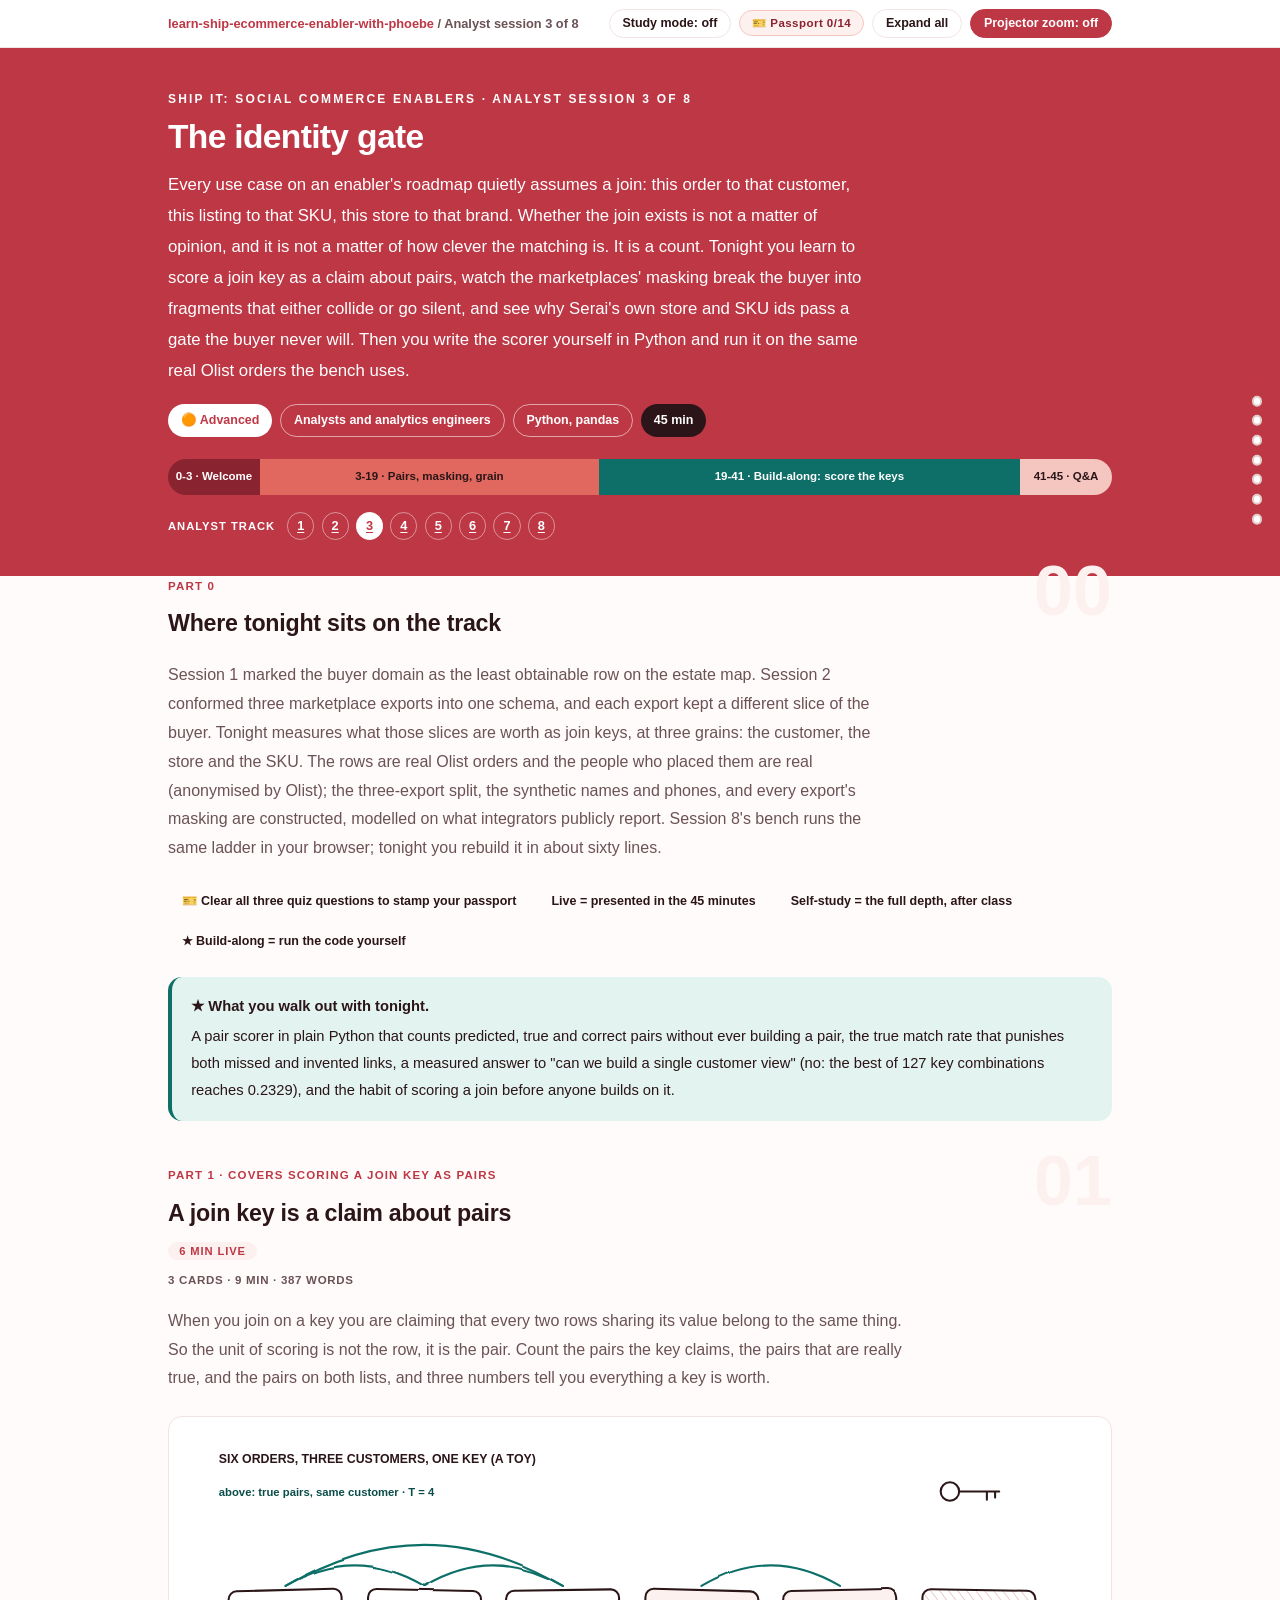
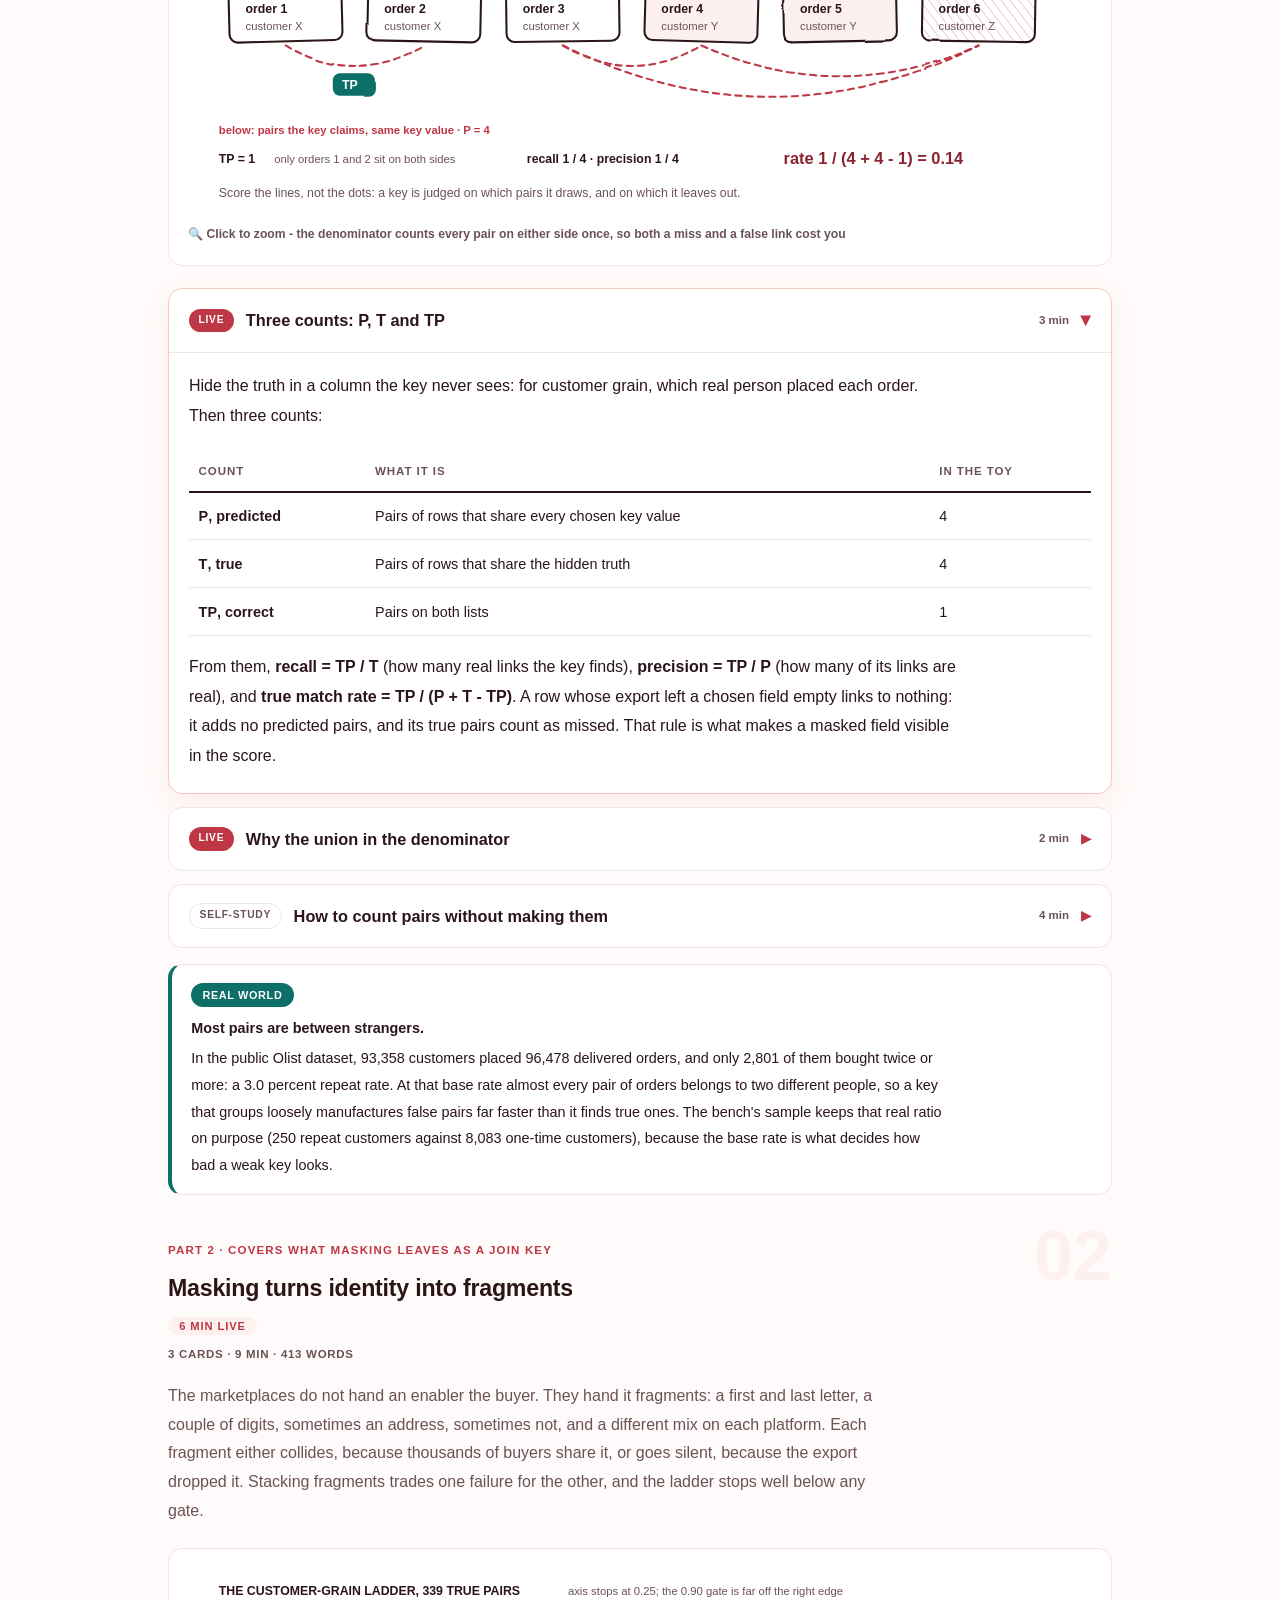
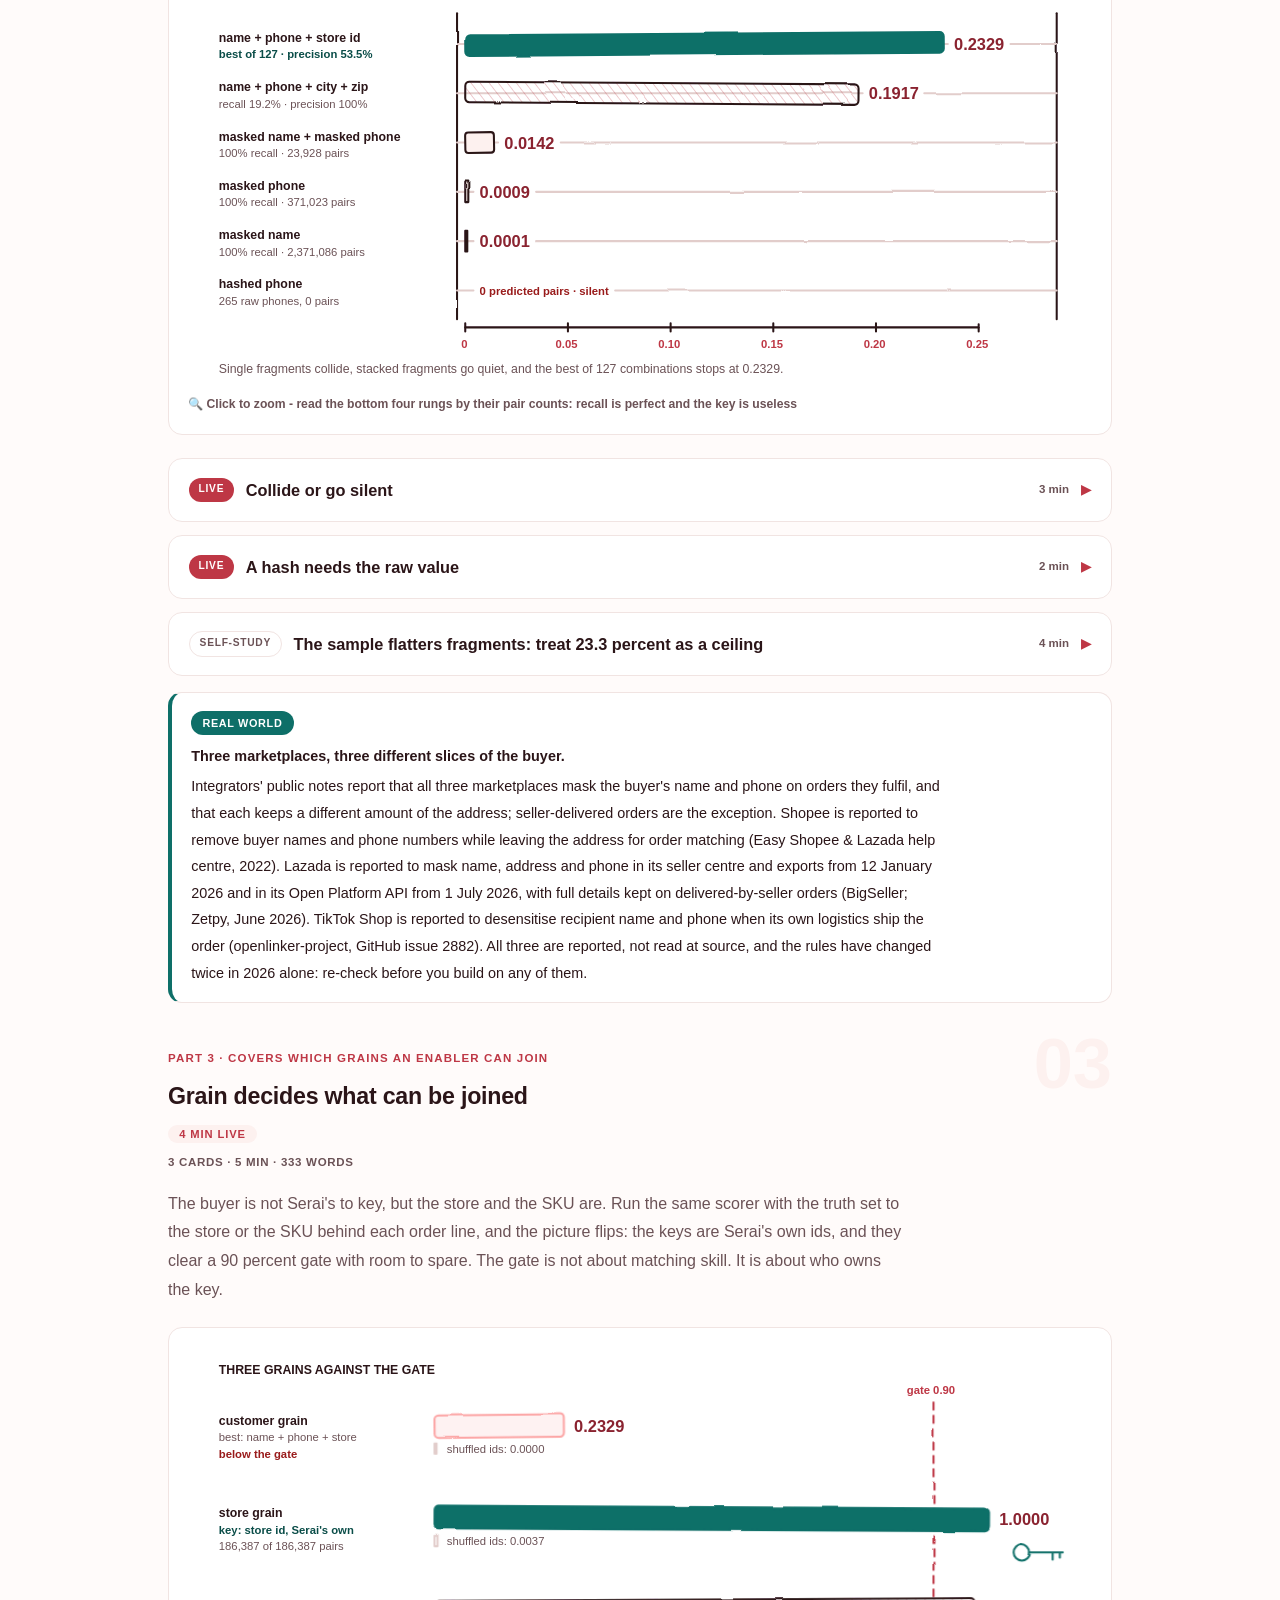
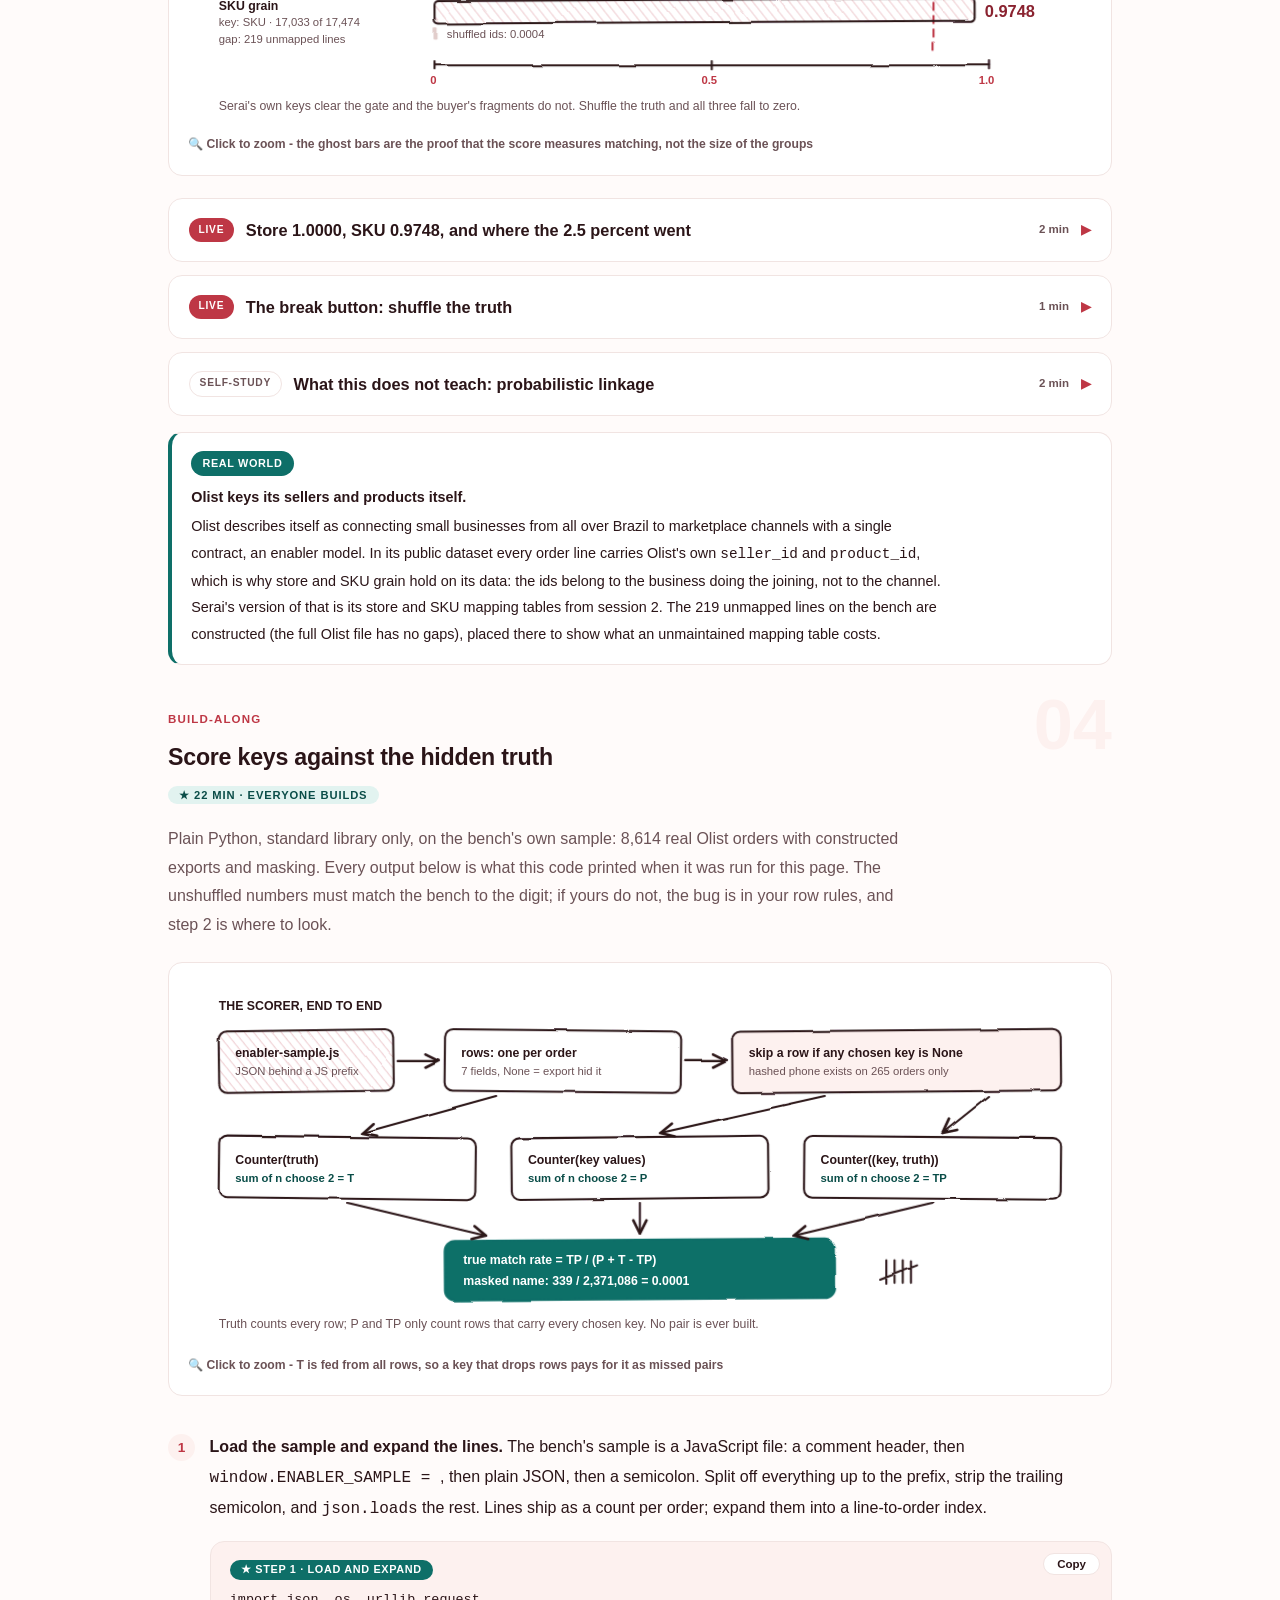
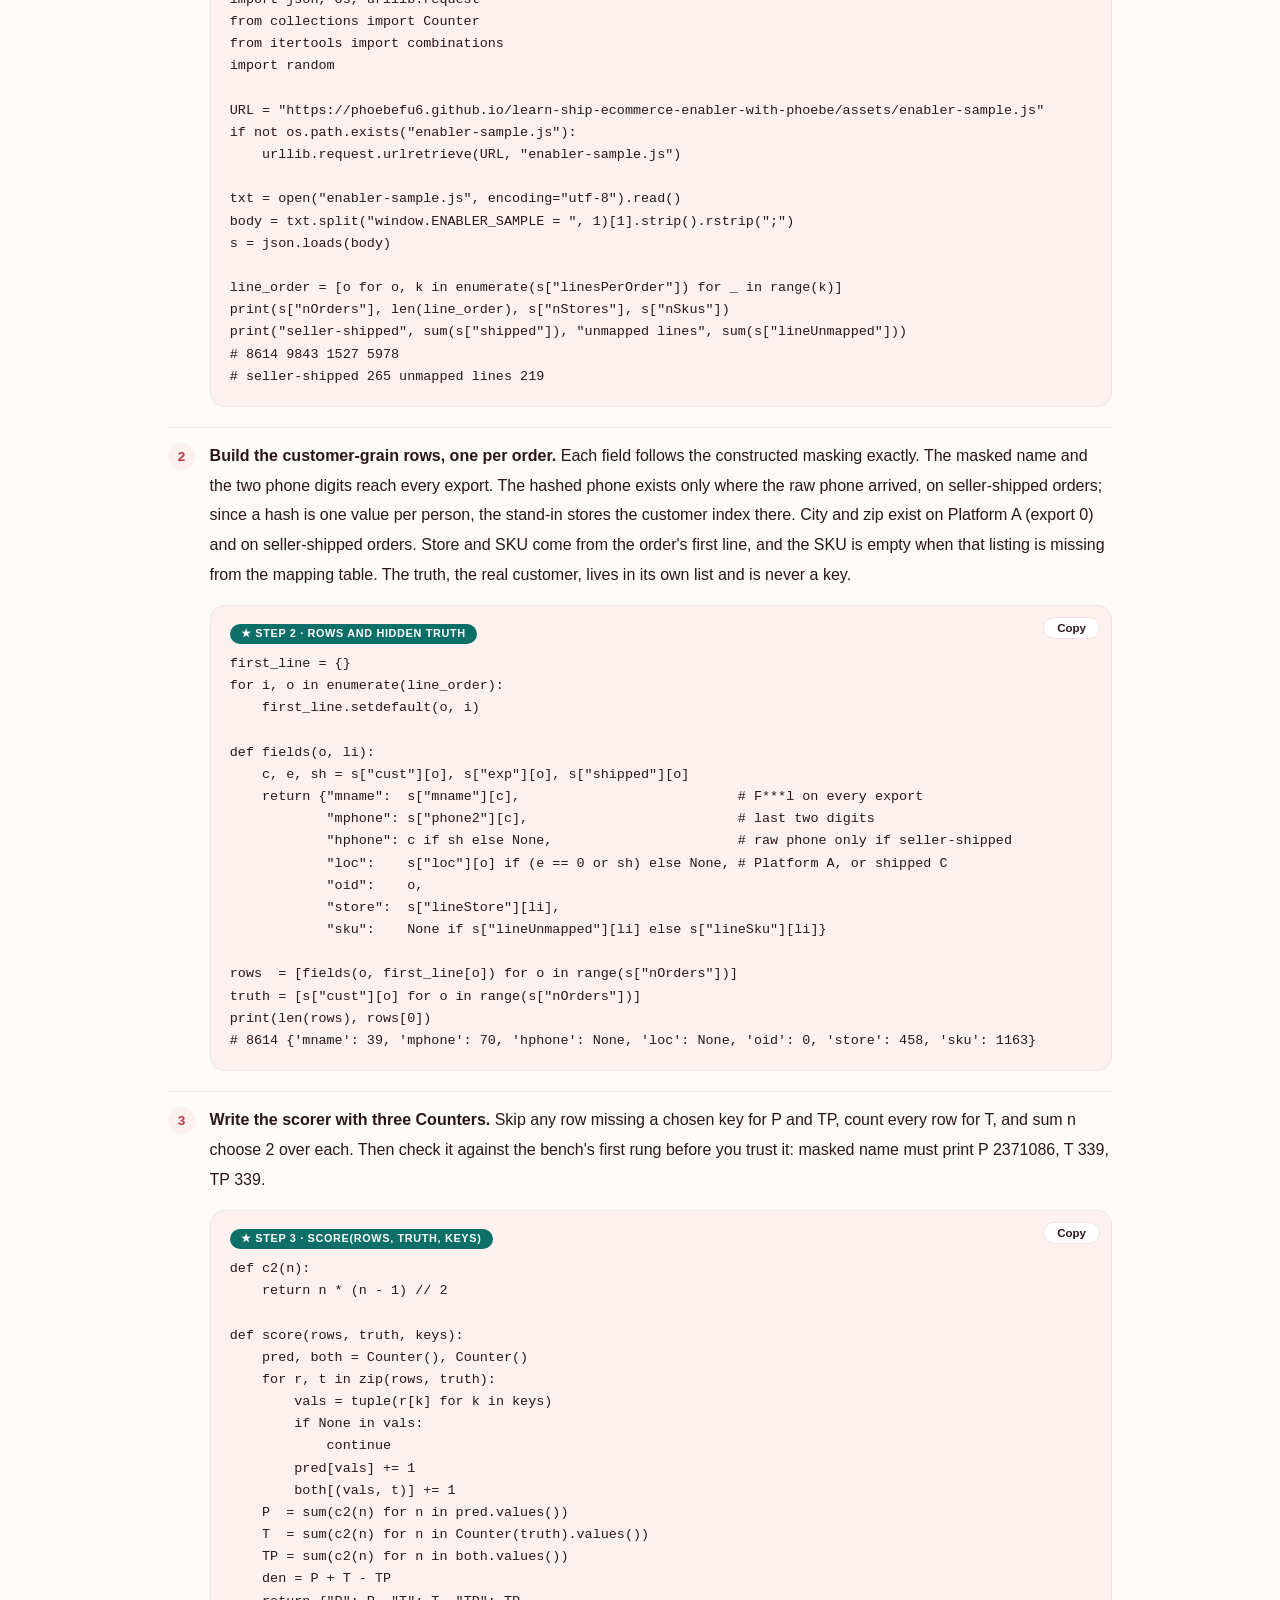
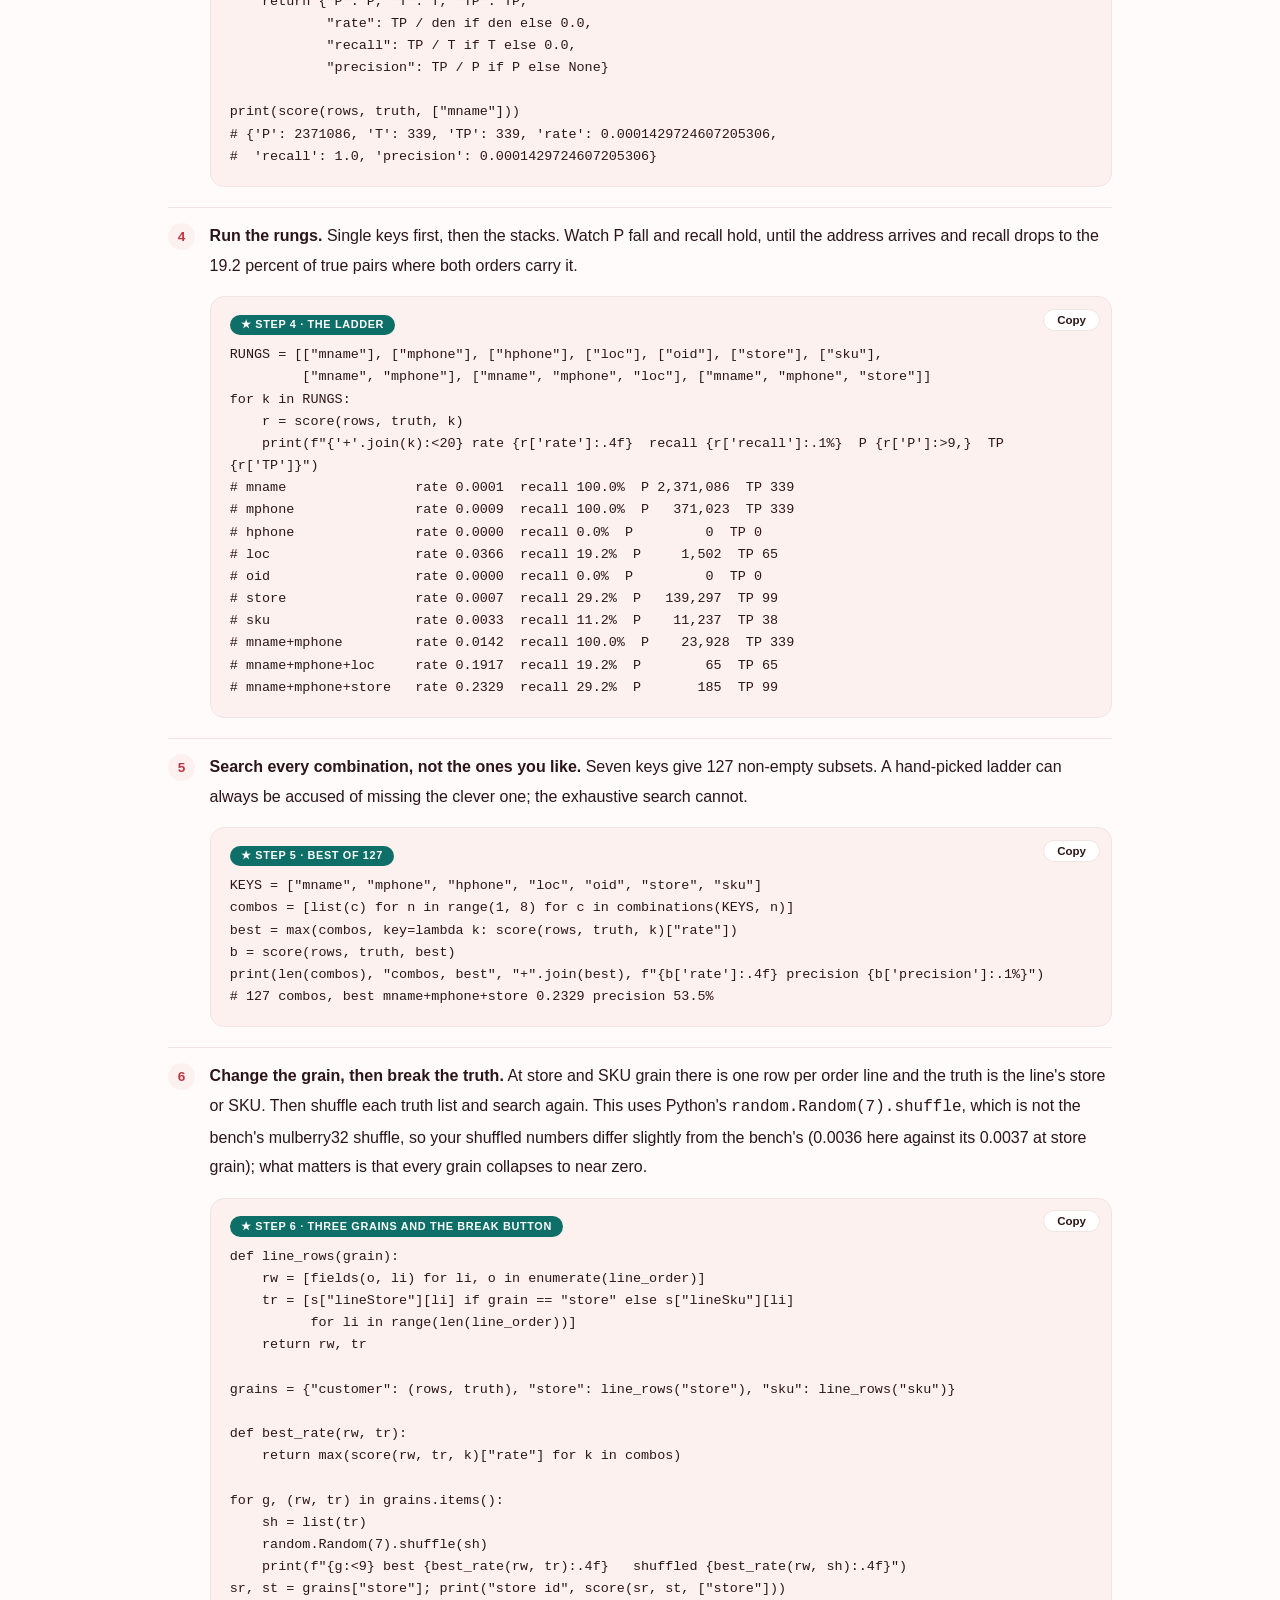
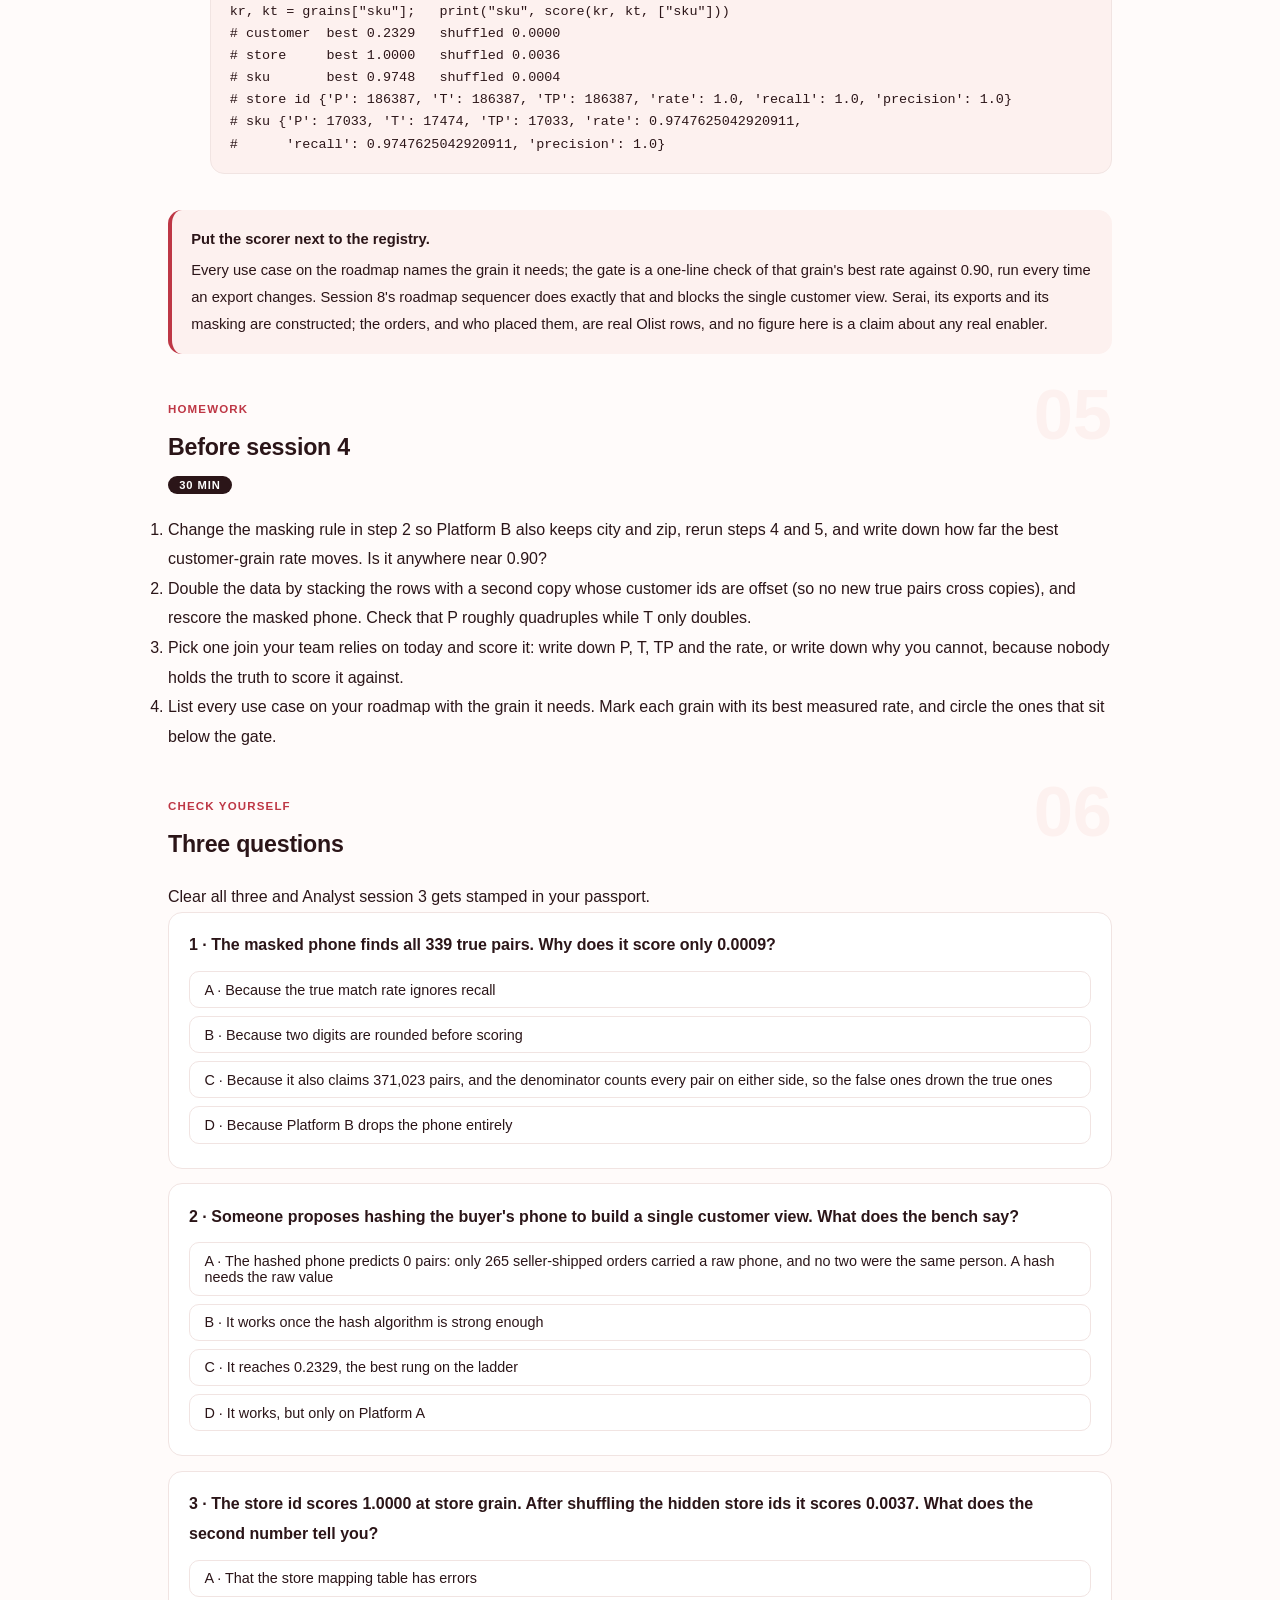
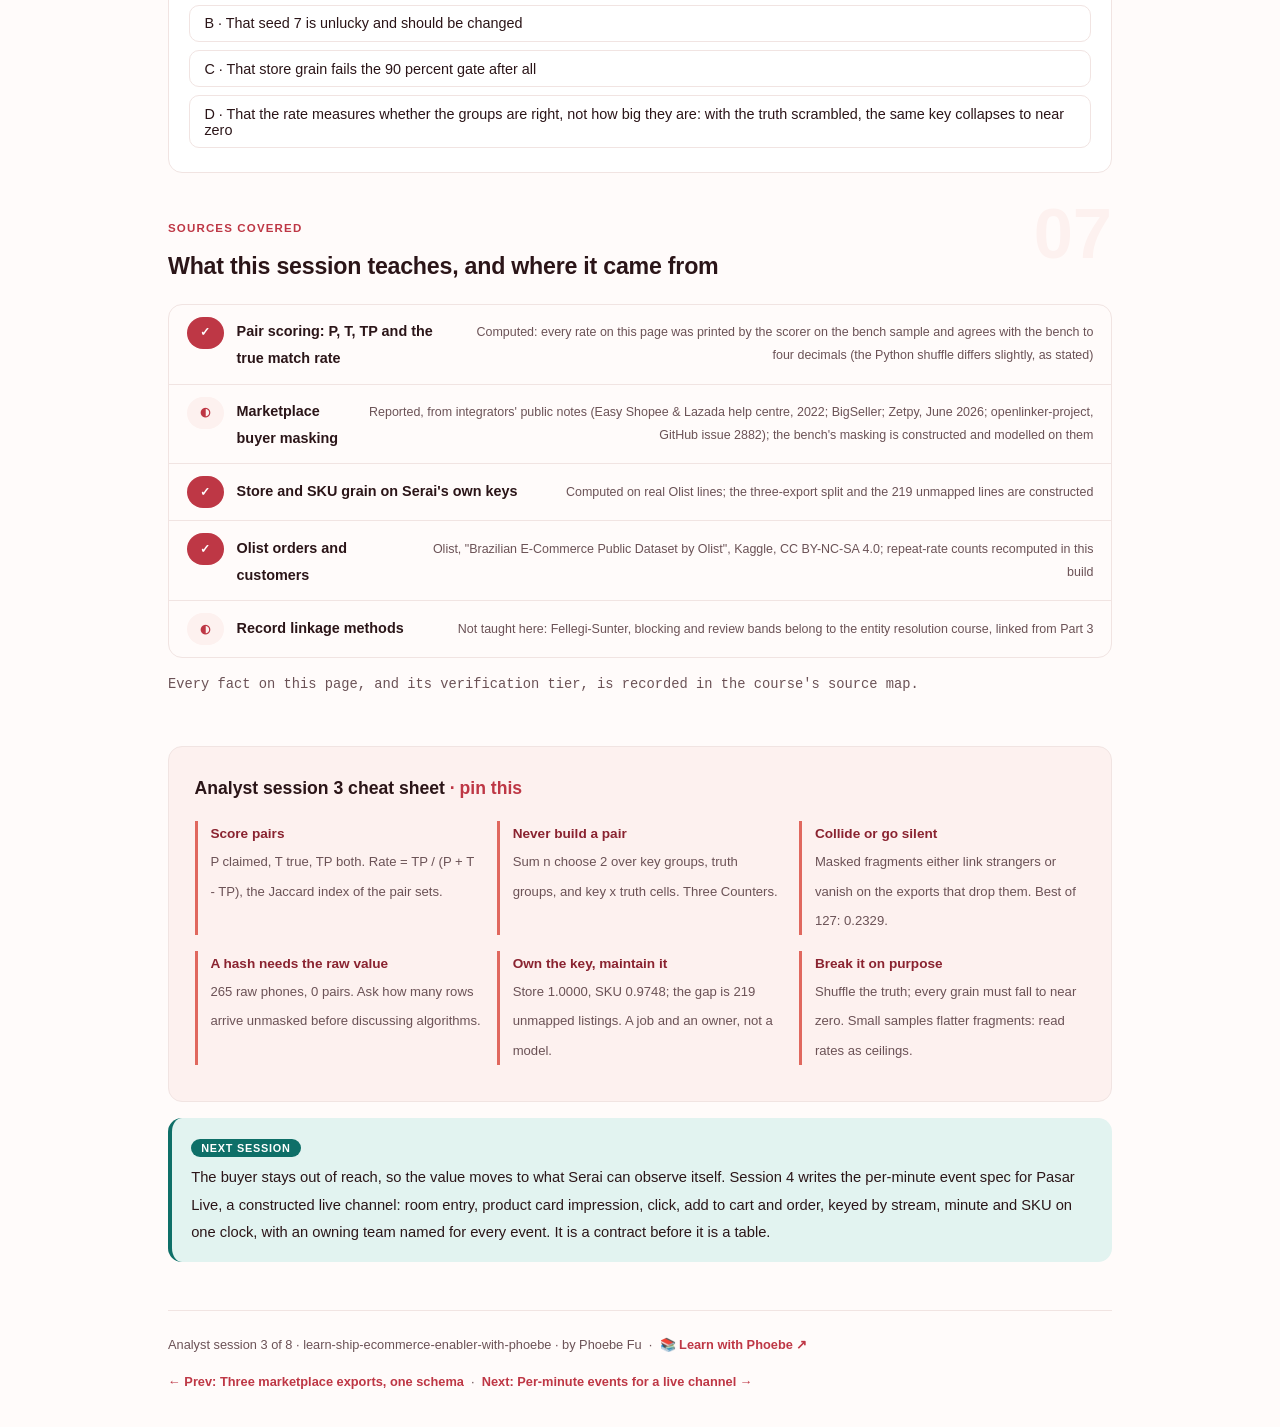
<file: courses/b3-the-identity-gate.html>
<!DOCTYPE html>
<html lang="en">
<head>
<meta charset="UTF-8">
<meta name="viewport" content="width=device-width, initial-scale=1.0">
<!-- social:start -->
<meta name="description" content="Analyst session 3 of 8. Score join keys the honest way, as pairs against a hidden truth. Under marketplace masking no key combination lifts customer grain past 0.2329, while Serai's own store and SKU ids clear the 90 percent gate. Python on the bench's real Olist sample.">
<meta property="og:type" content="article">
<meta property="og:site_name" content="Learn with Phoebe">
<meta property="og:title" content="The identity gate - learn ship ecommerce enabler with phoebe">
<meta property="og:description" content="Analyst session 3 of 8. A join key is a claim about pairs. Count P, T and TP, watch masking turn the buyer into fragments, and see which grains an enabler can actually join.">
<meta property="og:url" content="https://phoebefu6.github.io/learn-ship-ecommerce-enabler-with-phoebe/courses/b3-the-identity-gate.html">
<meta property="og:image" content="https://phoebefu6.github.io/learn-ship-ecommerce-enabler-with-phoebe/assets/og-cover.png">
<meta property="og:image:width" content="1200">
<meta property="og:image:height" content="630">
<meta name="twitter:card" content="summary_large_image">
<meta name="twitter:title" content="The identity gate - learn ship ecommerce enabler with phoebe">
<meta name="twitter:description" content="Analyst session 3 of 8. Pair scoring, masked fragments, and why store grain holds while customer grain stops at 0.2329.">
<meta name="twitter:image" content="https://phoebefu6.github.io/learn-ship-ecommerce-enabler-with-phoebe/assets/og-cover.png">
<!-- social:end -->
<title>Analyst session 3 · The identity gate - learn ship ecommerce enabler with phoebe</title>
<link rel="stylesheet" href="../assets/style.css?v=22">
</head>
<body>

<div class="toolbar">
  <div class="wrap">
    <span class="crumb"><a href="../index.html">learn-ship-ecommerce-enabler-with-phoebe</a> / Analyst session 3 of 8</span>
    <button class="btn" id="toggle-all" type="button">Expand all</button>
    <button class="btn primary" id="zoom-toggle" type="button">Projector zoom: off</button>
  </div>
</div>

<header class="masthead">
  <div class="wrap">
    <div class="eyebrow">Ship It: Social Commerce Enablers · Analyst session 3 of 8</div>
    <h1>The <span class="accent">identity gate</span></h1>
    <p class="sub">Every use case on an enabler's roadmap quietly assumes a join: this order to that customer, this listing to that SKU, this store to that brand. Whether the join exists is not a matter of opinion, and it is not a matter of how clever the matching is. It is a count. Tonight you learn to score a join key as a claim about pairs, watch the marketplaces' masking break the buyer into fragments that either collide or go silent, and see why Serai's own store and SKU ids pass a gate the buyer never will. Then you write the scorer yourself in Python and run it on the same real Olist orders the bench uses.</p>
    <div class="chip-row">
      <span class="chip level">🟠 Advanced</span>
      <span class="chip audience">Analysts and analytics engineers</span>
      <span class="chip audience">Python, pandas</span>
      <span class="chip time">45 min</span>
    </div>
    <div class="agenda">
      <span class="a1" style="flex:1">0-3 · Welcome</span>
      <span class="a2" style="flex:4">3-19 · Pairs, masking, grain</span>
      <span class="a3" style="flex:5">19-41 · Build-along: score the keys</span>
      <span class="a4" style="flex:1">41-45 · Q&amp;A</span>
    </div>
  </div>
</header>

<main class="wrap">

  <section class="section" id="intro">
    <div class="section-kicker">
      <span class="klabel">Part 0</span>
      <h2>Where tonight sits on the track</h2>
    </div>
    <p class="lede">Session 1 marked the buyer domain as the least obtainable row on the estate map. Session 2 conformed three marketplace exports into one schema, and each export kept a different slice of the buyer. Tonight measures what those slices are worth as join keys, at three grains: the customer, the store and the SKU. The rows are real Olist orders and the people who placed them are real (anonymised by Olist); the three-export split, the synthetic names and phones, and every export's masking are constructed, modelled on what integrators publicly report. Session 8's bench runs the same ladder in your browser; tonight you rebuild it in about sixty lines.</p>

    <div class="legend">
      <span class="pill">🎫 Clear all three quiz questions to stamp your passport</span>
      <span class="pill">Live = presented in the 45 minutes</span>
      <span class="pill">Self-study = the full depth, after class</span>
      <span class="pill">★ Build-along = run the code yourself</span>
    </div>

    <div class="callout win">
      <p><strong>★ What you walk out with tonight.</strong> A pair scorer in plain Python that counts predicted, true and correct pairs without ever building a pair, the true match rate that punishes both missed and invented links, a measured answer to "can we build a single customer view" (no: the best of 127 key combinations reaches 0.2329), and the habit of scoring a join before anyone builds on it.</p>
    </div>
  </section>

  <section class="section" id="part-1">
    <div class="section-kicker">
      <span class="klabel">Part 1 · covers scoring a join key as pairs</span>
      <h2>A join key is a claim about pairs</h2>
      <span class="tag concept">6 min live</span>
    </div>
    <p class="lede">When you join on a key you are claiming that every two rows sharing its value belong to the same thing. So the unit of scoring is not the row, it is the pair. Count the pairs the key claims, the pairs that are really true, and the pairs on both lists, and three numbers tell you everything a key is worth.</p>

    <figure class="zoomable">
      <svg viewBox="0 0 880 368" xmlns="http://www.w3.org/2000/svg" role="img" aria-label="A hand-drawn toy example. Six order cards in a row belong to three customers: orders 1, 2 and 3 to customer X, orders 4 and 5 to customer Y, order 6 to customer Z. Teal arcs above the cards join the four true pairs. Dashed coral arcs below join the four pairs a key claims: orders 1 and 2, and every pair among orders 3, 4 and 6. Only orders 1 and 2 appear on both sides, so TP is 1, recall and precision are both one in four, and the true match rate is 1 over 4 plus 4 minus 1, about 0.14.">
        <defs>
          <filter id="b3aSk" x="-3%" y="-3%" width="106%" height="106%"><feTurbulence type="fractalNoise" baseFrequency="0.02" numOctaves="2" seed="17" result="n"/><feDisplacementMap in="SourceGraphic" in2="n" scale="2.4" xChannelSelector="R" yChannelSelector="G"/></filter>
          <pattern id="b3aHc" patternUnits="userSpaceOnUse" width="7" height="7" patternTransform="rotate(-38)"><line x1="0" y1="0" x2="0" y2="7" stroke="#BE3745" stroke-width="1" opacity=".5"/></pattern>
          <marker id="b3aAr" viewBox="0 0 10 10" refX="9" refY="5" markerWidth="8" markerHeight="8" orient="auto"><path d="M1 1 L9 5 L1 9" fill="none" stroke="#2B1518" stroke-width="1.6" stroke-linecap="round"/></marker>
        </defs>
        <style>
          .b3aH { font: 800 12px Inter, sans-serif; fill: #2B1518; }
          .b3aL { font: 600 12px Inter, sans-serif; fill: #2B1518; }
          .b3aS { font: 400 11px Inter, sans-serif; fill: #6B5256; }
          .b3aB { font: 800 11px Inter, sans-serif; fill: #0A4D48; }
          .b3aA { font: 700 11px Inter, sans-serif; fill: #BE3745; }
          .b3aV { font: 800 16px Inter, sans-serif; fill: #8A2330; }
          .b3aW { font: 800 12px Inter, sans-serif; fill: #FFFFFF; }
          .b3aN { font: 400 12px Inter, sans-serif; fill: #6B5256; }
        </style>

        <text class="b3aH" x="30" y="26">SIX ORDERS, THREE CUSTOMERS, ONE KEY (A TOY)</text>
        <text class="b3aB" x="30" y="58">above: true pairs, same customer · T = 4</text>

        <g filter="url(#b3aSk)" fill="none" stroke="#2B1518" stroke-width="2" stroke-linecap="round" stroke-linejoin="round">
          <!-- six order cards -->
          <rect x="40" y="150" width="110" height="50" rx="8" transform="rotate(-1.5 95 175)" fill="#FFFFFF"/>
          <rect x="175" y="150" width="110" height="50" rx="8" transform="rotate(1.2 230 175)" fill="#FFFFFF"/>
          <rect x="310" y="150" width="110" height="50" rx="8" transform="rotate(-0.8 365 175)" fill="#FFFFFF"/>
          <rect x="445" y="150" width="110" height="50" rx="8" transform="rotate(1.6 500 175)" fill="#FDF1EF"/>
          <rect x="580" y="150" width="110" height="50" rx="8" transform="rotate(-1.2 635 175)" fill="#FDF1EF"/>
          <rect x="715" y="150" width="110" height="50" rx="8" transform="rotate(0.9 770 175)" fill="url(#b3aHc)"/>
          <!-- true pairs, above -->
          <path d="M95 146 Q162 106 230 146" stroke="#0E6F68"/>
          <path d="M230 146 Q297 106 365 146" stroke="#0E6F68"/>
          <path d="M95 146 Q230 66 365 146" stroke="#0E6F68"/>
          <path d="M500 146 Q567 106 635 146" stroke="#0E6F68"/>
          <!-- pairs the key claims, below -->
          <path d="M95 204 Q162 244 230 204" stroke="#BE3745" stroke-dasharray="6 5"/>
          <path d="M365 204 Q432 244 500 204" stroke="#BE3745" stroke-dasharray="6 5"/>
          <path d="M500 204 Q635 264 770 204" stroke="#BE3745" stroke-dasharray="6 5"/>
          <path d="M365 204 Q567 304 770 204" stroke="#BE3745" stroke-dasharray="6 5"/>
          <!-- the one correct pair -->
          <rect x="142" y="232" width="40" height="20" rx="6" fill="#0E6F68" stroke="#0E6F68"/>
          <!-- key doodle -->
          <circle cx="742" cy="54" r="9"/>
          <path d="M751 54 L790 54 M778 54 L778 62 M786 54 L786 60"/>
        </g>

        <text class="b3aW" x="150" y="246">TP</text>

        <text class="b3aL" x="56" y="172">order 1</text>
        <text class="b3aS" x="56" y="189">customer X</text>
        <text class="b3aL" x="191" y="172">order 2</text>
        <text class="b3aS" x="191" y="189">customer X</text>
        <text class="b3aL" x="326" y="172">order 3</text>
        <text class="b3aS" x="326" y="189">customer X</text>
        <text class="b3aL" x="461" y="172">order 4</text>
        <text class="b3aS" x="461" y="189">customer Y</text>
        <text class="b3aL" x="596" y="172">order 5</text>
        <text class="b3aS" x="596" y="189">customer Y</text>
        <text class="b3aL" x="731" y="172">order 6</text>
        <text class="b3aS" x="731" y="189">customer Z</text>

        <text class="b3aA" x="30" y="290">below: pairs the key claims, same key value · P = 4</text>

        <text class="b3aL" x="30" y="318">TP = 1</text>
        <text class="b3aS" x="84" y="318">only orders 1 and 2 sit on both sides</text>
        <text class="b3aL" x="330" y="318">recall 1 / 4 · precision 1 / 4</text>
        <text class="b3aV" x="580" y="319">rate 1 / (4 + 4 - 1) = 0.14</text>

        <text class="b3aN" x="30" y="352">Score the lines, not the dots: a key is judged on which pairs it draws, and on which it leaves out.</text>
      </svg>
      <figcaption>🔍 Click to zoom - the denominator counts every pair on either side once, so both a miss and a false link cost you</figcaption>
    </figure>

    <details class="card" open>
      <summary><span class="mode live">Live</span>Three counts: P, T and TP<span class="mini">3 min</span><span class="caret">▶</span></summary>
      <div class="body">
        <p>Hide the truth in a column the key never sees: for customer grain, which real person placed each order. Then three counts:</p>
        <table class="clean">
          <thead><tr><th>Count</th><th>What it is</th><th>In the toy</th></tr></thead>
          <tbody>
            <tr><td><strong>P</strong>, predicted</td><td>Pairs of rows that share every chosen key value</td><td>4</td></tr>
            <tr><td><strong>T</strong>, true</td><td>Pairs of rows that share the hidden truth</td><td>4</td></tr>
            <tr><td><strong>TP</strong>, correct</td><td>Pairs on both lists</td><td>1</td></tr>
          </tbody>
        </table>
        <p>From them, <strong>recall = TP / T</strong> (how many real links the key finds), <strong>precision = TP / P</strong> (how many of its links are real), and <strong>true match rate = TP / (P + T - TP)</strong>. A row whose export left a chosen field empty links to nothing: it adds no predicted pairs, and its true pairs count as missed. That rule is what makes a masked field visible in the score.</p>
      </div>
    </details>

    <details class="card">
      <summary><span class="mode live">Live</span>Why the union in the denominator<span class="mini">2 min</span><span class="caret">▶</span></summary>
      <div class="body">
        <p>P + T - TP is the number of distinct pairs on either list: the union of the two pair sets. TP over that union is the Jaccard index of the claimed pairs and the true pairs. It is 1 only when the key draws exactly the true lines, no more and no fewer.</p>
        <p>That is why one number is enough. A key that links everything finds every true pair, recall 100 percent, and drowns them: on the bench, the masked name alone claims 2,371,086 pairs to find 339 true ones, a rate of 0.0001. A key that links nothing has TP = 0 and scores 0. Recall rewards the first, precision rewards the second, and the union punishes both. If someone quotes you a match rate as a recall, ask for P.</p>
      </div>
    </details>

    <details class="card">
      <summary><span class="mode self">Self-study</span>How to count pairs without making them<span class="mini">4 min</span><span class="caret">▶</span></summary>
      <div class="body">
        <p>8,614 orders make 37,096,191 possible pairs. You never need to list them. Group the rows by key value: a group of n rows holds n choose 2 = n(n-1)/2 pairs, so <strong>P is the sum of n choose 2 over key groups</strong>. The same over truth groups gives <strong>T</strong>.</p>
        <p>For <strong>TP</strong>, group by the key value and the truth together, the cells of a contingency table of key against truth. Two rows are a correct pair exactly when they share both, so TP is the sum of n choose 2 over those cells. Three <code>Counter</code>s and three sums, linear in the rows, exact to the pair. The build-along writes it; the <a href="https://phoebefu6.github.io/learn-entity-resolution-with-phoebe/courses/01-no-shared-key.html">entity resolution course's first session</a> shows why comparing every pair stops being an option long before Serai's scale.</p>
      </div>
    </details>

    <div class="callout example">
      <span class="ex-pill">Real world</span>
      <p><strong>Most pairs are between strangers.</strong> In the public Olist dataset, 93,358 customers placed 96,478 delivered orders, and only 2,801 of them bought twice or more: a 3.0 percent repeat rate. At that base rate almost every pair of orders belongs to two different people, so a key that groups loosely manufactures false pairs far faster than it finds true ones. The bench's sample keeps that real ratio on purpose (250 repeat customers against 8,083 one-time customers), because the base rate is what decides how bad a weak key looks.</p>
    </div>
  </section>

  <section class="section" id="part-2">
    <div class="section-kicker">
      <span class="klabel">Part 2 · covers what masking leaves as a join key</span>
      <h2>Masking turns identity into fragments</h2>
      <span class="tag concept">6 min live</span>
    </div>
    <p class="lede">The marketplaces do not hand an enabler the buyer. They hand it fragments: a first and last letter, a couple of digits, sometimes an address, sometimes not, and a different mix on each platform. Each fragment either collides, because thousands of buyers share it, or goes silent, because the export dropped it. Stacking fragments trades one failure for the other, and the ladder stops well below any gate.</p>

    <figure class="zoomable">
      <svg viewBox="0 0 880 404" xmlns="http://www.w3.org/2000/svg" role="img" aria-label="A hand-drawn ladder of key combinations at customer grain, bars on a scale from 0 to 0.25. Best of 127, masked name plus masked phone plus store id: 0.2329, recall 29.2 percent, precision 53.5 percent. Masked name plus phone plus city and zip: 0.1917, recall 19.2 percent, precision 100 percent. Masked name plus masked phone: 0.0142, recall 100 percent, 23,928 predicted pairs. Masked phone: 0.0009, recall 100 percent, 371,023 pairs. Masked name: 0.0001, recall 100 percent, 2,371,086 pairs. Hashed phone: 0 predicted pairs. The gate at 0.90 is off the chart.">
        <defs>
          <filter id="b3bSk" x="-3%" y="-3%" width="106%" height="106%"><feTurbulence type="fractalNoise" baseFrequency="0.02" numOctaves="2" seed="31" result="n"/><feDisplacementMap in="SourceGraphic" in2="n" scale="2.4" xChannelSelector="R" yChannelSelector="G"/></filter>
          <pattern id="b3bHc" patternUnits="userSpaceOnUse" width="7" height="7" patternTransform="rotate(-38)"><line x1="0" y1="0" x2="0" y2="7" stroke="#BE3745" stroke-width="1" opacity=".5"/></pattern>
        </defs>
        <style>
          .b3bH { font: 800 12px Inter, sans-serif; fill: #2B1518; }
          .b3bL { font: 600 12px Inter, sans-serif; fill: #2B1518; }
          .b3bS { font: 400 11px Inter, sans-serif; fill: #6B5256; }
          .b3bB { font: 800 11px Inter, sans-serif; fill: #0A4D48; }
          .b3bA { font: 700 11px Inter, sans-serif; fill: #BE3745; }
          .b3bV { font: 800 16px Inter, sans-serif; fill: #8A2330; }
          .b3bR { font: 800 11px Inter, sans-serif; fill: #991B1B; }
          .b3bN { font: 400 12px Inter, sans-serif; fill: #6B5256; }
        </style>

        <text class="b3bH" x="30" y="26">THE CUSTOMER-GRAIN LADDER, 339 TRUE PAIRS</text>
        <text class="b3bS" x="370" y="26">axis stops at 0.25; the 0.90 gate is far off the right edge</text>

        <g filter="url(#b3bSk)" fill="none" stroke="#2B1518" stroke-width="2" stroke-linecap="round" stroke-linejoin="round">
          <!-- ladder rails -->
          <path d="M262 44 L262 342"/>
          <path d="M846 44 L846 342"/>
          <!-- rungs -->
          <path d="M262 74 L740 74 M801 74 L846 74" stroke="#E2CDCB"/>
          <path d="M262 122 L657 122 M718 122 L846 122" stroke="#E2CDCB"/>
          <path d="M262 170 L302 170 M363 170 L846 170" stroke="#E2CDCB"/>
          <path d="M262 218 L278 218 M339 218 L846 218" stroke="#E2CDCB"/>
          <path d="M262 266 L278 266 M339 266 L846 266" stroke="#E2CDCB"/>
          <path d="M262 314 L278 314 M416 314 L846 314" stroke="#E2CDCB"/>
          <!-- bars, 2000 px per unit of rate -->
          <rect x="270" y="64" width="466" height="20" rx="4" transform="rotate(-0.4 503 74)" fill="#0E6F68" stroke="#0E6F68"/>
          <rect x="270" y="112" width="383" height="20" rx="4" transform="rotate(0.4 461 122)" fill="url(#b3bHc)"/>
          <rect x="270" y="160" width="28" height="20" rx="3" transform="rotate(-1 284 170)" fill="#FDF1EF"/>
          <rect x="270" y="208" width="3" height="20" fill="#FDF1EF"/>
          <rect x="270" y="256" width="2" height="20" fill="#FDF1EF"/>
          <!-- axis -->
          <path d="M270 350 L770 350"/>
          <path d="M270 346 L270 354 M370 346 L370 354 M470 346 L470 354 M570 346 L570 354 M670 346 L670 354 M770 346 L770 354"/>
        </g>

        <text class="b3bL" x="30" y="72">name + phone + store id</text>
        <text class="b3bB" x="30" y="88">best of 127 · precision 53.5%</text>
        <text class="b3bV" x="746" y="80">0.2329</text>

        <text class="b3bL" x="30" y="120">name + phone + city + zip</text>
        <text class="b3bS" x="30" y="136">recall 19.2% · precision 100%</text>
        <text class="b3bV" x="663" y="128">0.1917</text>

        <text class="b3bL" x="30" y="168">masked name + masked phone</text>
        <text class="b3bS" x="30" y="184">100% recall · 23,928 pairs</text>
        <text class="b3bV" x="308" y="176">0.0142</text>

        <text class="b3bL" x="30" y="216">masked phone</text>
        <text class="b3bS" x="30" y="232">100% recall · 371,023 pairs</text>
        <text class="b3bV" x="284" y="224">0.0009</text>

        <text class="b3bL" x="30" y="264">masked name</text>
        <text class="b3bS" x="30" y="280">100% recall · 2,371,086 pairs</text>
        <text class="b3bV" x="284" y="272">0.0001</text>

        <text class="b3bL" x="30" y="312">hashed phone</text>
        <text class="b3bS" x="30" y="328">265 raw phones, 0 pairs</text>
        <text class="b3bR" x="284" y="318">0 predicted pairs · silent</text>

        <text class="b3bA" x="266" y="370">0</text>
        <text class="b3bA" x="358" y="370">0.05</text>
        <text class="b3bA" x="458" y="370">0.10</text>
        <text class="b3bA" x="558" y="370">0.15</text>
        <text class="b3bA" x="658" y="370">0.20</text>
        <text class="b3bA" x="758" y="370">0.25</text>

        <text class="b3bN" x="30" y="394">Single fragments collide, stacked fragments go quiet, and the best of 127 combinations stops at 0.2329.</text>
      </svg>
      <figcaption>🔍 Click to zoom - read the bottom four rungs by their pair counts: recall is perfect and the key is useless</figcaption>
    </figure>

    <details class="card">
      <summary><span class="mode live">Live</span>Collide or go silent<span class="mini">3 min</span><span class="caret">▶</span></summary>
      <div class="body">
        <p>The bench's masking is constructed, modelled on the reported patterns: every export shows the name as its first letter, three stars and its last letter, and the last two digits of the phone. Platform A keeps zip and city; Platform B keeps neither; Platform C keeps the phone and the address only on seller-shipped orders. Scored at customer grain on 8,614 orders with 339 true pairs:</p>
        <table class="clean">
          <thead><tr><th>Key</th><th>Rate</th><th>Recall</th><th>Predicted pairs</th><th>What happened</th></tr></thead>
          <tbody>
            <tr><td>masked name</td><td>0.0001</td><td>100%</td><td>2,371,086</td><td>63 masks for 8,333 people: collides</td></tr>
            <tr><td>masked phone</td><td>0.0009</td><td>100%</td><td>371,023</td><td>100 possible values: collides</td></tr>
            <tr><td>name + phone</td><td>0.0142</td><td>100%</td><td>23,928</td><td>still colliding, about 70 claimed pairs per true one</td></tr>
            <tr><td>name + phone + city + zip</td><td>0.1917</td><td>19.2%</td><td>65</td><td>never wrong, silent wherever the address was dropped</td></tr>
            <tr><td><strong>name + phone + store id</strong></td><td><strong>0.2329</strong></td><td>29.2%</td><td>185</td><td>best of 127; precision 53.5%</td></tr>
          </tbody>
        </table>
        <p>Every rung trades one failure for the other. Fragments that appear on every export collide; the fragment that disambiguates, the address, exists on too few rows to find most repeat buyers. There is no combination in between that does both, and the search over all 127 subsets of the seven keys proves it rather than asserting it.</p>
      </div>
    </details>

    <details class="card">
      <summary><span class="mode live">Live</span>A hash needs the raw value<span class="mini">2 min</span><span class="caret">▶</span></summary>
      <div class="body">
        <p>The standard suggestion is to hash the phone and join on the hash. On the bench, the hashed phone links nothing: 0 predicted pairs. Only the 265 seller-shipped Platform C orders carried a raw phone to hash, and no two of those 265 orders were the same person.</p>
        <p>A hash is a way of keeping a raw value private while still comparing it, and it can only exist where the raw value arrived. Hashing the masked fragment gives you the fragment again, with its collisions. So the question for any hashed-identity proposal is not the algorithm, it is: on how many rows, from which exports, do we receive the raw value today? That is an obtainability question, and session 1's scale already answered it: closed on platform-shipped orders.</p>
      </div>
    </details>

    <details class="card">
      <summary><span class="mode self">Self-study</span>The sample flatters fragments: treat 23.3 percent as a ceiling<span class="mini">4 min</span><span class="caret">▶</span></summary>
      <div class="body">
        <p>The bench scores 8,614 orders. Serai's real estate would hold many times that. True pairs grow roughly with the number of rows (each new repeat buyer adds a few), but false pairs from a colliding key grow with the square of the rows: double the orders and every masked-name group doubles, so its pairs roughly quadruple. P grows faster than TP, and every fragment rung sinks as the data grows.</p>
        <p>So read 0.2329 as a ceiling measured on a small, friendly sample, not an estimate of what a production join would reach. The direction is certain; the size at Serai's scale is not measured here, and nothing on this page claims it.</p>
      </div>
    </details>

    <div class="callout example">
      <span class="ex-pill">Real world</span>
      <p><strong>Three marketplaces, three different slices of the buyer.</strong> Integrators' public notes report that all three marketplaces mask the buyer's name and phone on orders they fulfil, and that each keeps a different amount of the address; seller-delivered orders are the exception. Shopee is reported to remove buyer names and phone numbers while leaving the address for order matching (Easy Shopee &amp; Lazada help centre, 2022). Lazada is reported to mask name, address and phone in its seller centre and exports from 12 January 2026 and in its Open Platform API from 1 July 2026, with full details kept on delivered-by-seller orders (BigSeller; Zetpy, June 2026). TikTok Shop is reported to desensitise recipient name and phone when its own logistics ship the order (openlinker-project, GitHub issue 2882). All three are reported, not read at source, and the rules have changed twice in 2026 alone: re-check before you build on any of them.</p>
    </div>
  </section>

  <section class="section" id="part-3">
    <div class="section-kicker">
      <span class="klabel">Part 3 · covers which grains an enabler can join</span>
      <h2>Grain decides what can be joined</h2>
      <span class="tag concept">4 min live</span>
    </div>
    <p class="lede">The buyer is not Serai's to key, but the store and the SKU are. Run the same scorer with the truth set to the store or the SKU behind each order line, and the picture flips: the keys are Serai's own ids, and they clear a 90 percent gate with room to spare. The gate is not about matching skill. It is about who owns the key.</p>

    <figure class="zoomable">
      <svg viewBox="0 0 880 366" xmlns="http://www.w3.org/2000/svg" role="img" aria-label="Three hand-drawn gauges on a scale from 0 to 1 with a dashed gate line at 0.90. Customer grain, best key masked name plus phone plus store id: 0.2329, below the gate. Store grain, store id: 1.0000, past the gate. SKU grain, SKU: 0.9748, past the gate, 17,033 of 17,474 true pairs, the gap being 219 lines on listings missing from the mapping table. Thin ghost bars under each show the scores after the hidden ids are shuffled with seed 7: 0.0000, 0.0037 and 0.0004.">
        <defs>
          <filter id="b3cSk" x="-3%" y="-3%" width="106%" height="106%"><feTurbulence type="fractalNoise" baseFrequency="0.02" numOctaves="2" seed="47" result="n"/><feDisplacementMap in="SourceGraphic" in2="n" scale="2.4" xChannelSelector="R" yChannelSelector="G"/></filter>
          <pattern id="b3cHc" patternUnits="userSpaceOnUse" width="7" height="7" patternTransform="rotate(-38)"><line x1="0" y1="0" x2="0" y2="7" stroke="#BE3745" stroke-width="1" opacity=".5"/></pattern>
        </defs>
        <style>
          .b3cH { font: 800 12px Inter, sans-serif; fill: #2B1518; }
          .b3cL { font: 600 12px Inter, sans-serif; fill: #2B1518; }
          .b3cS { font: 400 11px Inter, sans-serif; fill: #6B5256; }
          .b3cB { font: 800 11px Inter, sans-serif; fill: #0A4D48; }
          .b3cA { font: 700 11px Inter, sans-serif; fill: #BE3745; }
          .b3cV { font: 800 16px Inter, sans-serif; fill: #8A2330; }
          .b3cR { font: 800 11px Inter, sans-serif; fill: #991B1B; }
          .b3cN { font: 400 12px Inter, sans-serif; fill: #6B5256; }
        </style>

        <text class="b3cH" x="30" y="26">THREE GRAINS AGAINST THE GATE</text>
        <text class="b3cA" x="700" y="46">gate 0.90</text>

        <g filter="url(#b3cSk)" fill="none" stroke="#2B1518" stroke-width="2" stroke-linecap="round" stroke-linejoin="round">
          <!-- gate line at 0.90 -->
          <path d="M726 54 L726 300" stroke="#BE3745" stroke-dasharray="7 6"/>
          <!-- customer -->
          <rect x="240" y="66" width="126" height="22" rx="4" transform="rotate(-0.6 303 77)" fill="#FEF2F2" stroke="#FCA5A5"/>
          <rect x="240" y="94" width="2" height="10" stroke="#E2CDCB"/>
          <!-- store -->
          <rect x="240" y="156" width="540" height="22" rx="4" transform="rotate(0.3 510 167)" fill="#0E6F68" stroke="#0E6F68"/>
          <rect x="240" y="184" width="3" height="10" stroke="#E2CDCB"/>
          <!-- sku -->
          <rect x="240" y="246" width="526" height="22" rx="4" transform="rotate(-0.3 503 257)" fill="url(#b3cHc)"/>
          <rect x="240" y="274" width="2" height="10" stroke="#E2CDCB"/>
          <!-- axis -->
          <path d="M240 310 L780 310"/>
          <path d="M240 306 L240 314 M510 306 L510 314 M780 306 L780 314"/>
          <!-- key doodle by the store row -->
          <circle cx="812" cy="200" r="8" stroke="#0E6F68"/>
          <path d="M820 200 L852 200 M842 200 L842 207 M849 200 L849 205" stroke="#0E6F68"/>
        </g>

        <text class="b3cL" x="30" y="76">customer grain</text>
        <text class="b3cS" x="30" y="92">best: name + phone + store</text>
        <text class="b3cR" x="30" y="108">below the gate</text>
        <text class="b3cV" x="376" y="83">0.2329</text>
        <text class="b3cS" x="252" y="103">shuffled ids: 0.0000</text>

        <text class="b3cL" x="30" y="166">store grain</text>
        <text class="b3cB" x="30" y="182">key: store id, Serai's own</text>
        <text class="b3cS" x="30" y="198">186,387 of 186,387 pairs</text>
        <text class="b3cV" x="790" y="173">1.0000</text>
        <text class="b3cS" x="252" y="193">shuffled ids: 0.0037</text>

        <text class="b3cL" x="30" y="256">SKU grain</text>
        <text class="b3cS" x="30" y="272">key: SKU · 17,033 of 17,474</text>
        <text class="b3cS" x="30" y="288">gap: 219 unmapped lines</text>
        <text class="b3cV" x="776" y="263">0.9748</text>
        <text class="b3cS" x="252" y="283">shuffled ids: 0.0004</text>

        <text class="b3cA" x="236" y="328">0</text>
        <text class="b3cA" x="500" y="328">0.5</text>
        <text class="b3cA" x="770" y="328">1.0</text>

        <text class="b3cN" x="30" y="354">Serai's own keys clear the gate and the buyer's fragments do not. Shuffle the truth and all three fall to zero.</text>
      </svg>
      <figcaption>🔍 Click to zoom - the ghost bars are the proof that the score measures matching, not the size of the groups</figcaption>
    </figure>

    <details class="card">
      <summary><span class="mode live">Live</span>Store 1.0000, SKU 0.9748, and where the 2.5 percent went<span class="mini">2 min</span><span class="caret">▶</span></summary>
      <div class="body">
        <p>At store grain (every order line, truth = the store behind it) the store id scores <strong>1.0000</strong>: 186,387 predicted pairs, all of them true, none missed. At SKU grain the SKU scores <strong>0.9748</strong>: it finds 17,033 of 17,474 true pairs with no false ones. The gap is 219 lines on listings missing from Serai's SKU mapping table, so their SKU is empty and they link to nothing.</p>
        <p>That gap is the lesson in miniature. Owning the key means maintaining it: a listing created on a marketplace last week and not yet mapped is invisible to every SKU-grain use case. The fix is a job and an owner (a daily check for unmapped listings, a count on the ops dashboard), not a better algorithm.</p>
      </div>
    </details>

    <details class="card">
      <summary><span class="mode live">Live</span>The break button: shuffle the truth<span class="mini">1 min</span><span class="caret">▶</span></summary>
      <div class="body">
        <p>A scorer that returns high numbers for the wrong reason is worse than none. So break it on purpose: shuffle the hidden ids (seed 7 on the bench) and score again. The best customer key drops to 0.0000, the store id to 0.0037, the SKU to 0.0004. If the store id had kept a high score on shuffled truth, the rate would be measuring how big the groups are, not whether they are right. It falls to near zero, so it measures matching.</p>
        <p>The quieter sanity check sits in the key list: the order id is unique per order, so at customer grain it claims 0 pairs and scores 0. A key that is unique per row can never join anything above its own grain, which is exactly what it should print.</p>
      </div>
    </details>

    <details class="card">
      <summary><span class="mode self">Self-study</span>What this does not teach: probabilistic linkage<span class="mini">2 min</span><span class="caret">▶</span></summary>
      <div class="body">
        <p>Everything above asks one question: does a deterministic key exist at this grain? It does not try to beat the fragments with weighted agreement scores, blocking or a clerical review band. That is record linkage proper, and it has its own session: <a href="https://phoebefu6.github.io/learn-entity-resolution-with-phoebe/courses/03-fellegi-sunter.html">Fellegi-Sunter in the entity resolution course</a>. Read it with tonight's numbers in hand: a probabilistic model can weigh a matching address above a matching initial, but it still cannot recover a value the export never contained.</p>
      </div>
    </details>

    <div class="callout example">
      <span class="ex-pill">Real world</span>
      <p><strong>Olist keys its sellers and products itself.</strong> Olist describes itself as connecting small businesses from all over Brazil to marketplace channels with a single contract, an enabler model. In its public dataset every order line carries Olist's own <code>seller_id</code> and <code>product_id</code>, which is why store and SKU grain hold on its data: the ids belong to the business doing the joining, not to the channel. Serai's version of that is its store and SKU mapping tables from session 2. The 219 unmapped lines on the bench are constructed (the full Olist file has no gaps), placed there to show what an unmaintained mapping table costs.</p>
    </div>
  </section>

  <section class="section" id="demo-1">
    <div class="section-kicker">
      <span class="klabel">Build-along</span>
      <h2>Score keys against the hidden truth</h2>
      <span class="tag demo">★ 22 min · everyone builds</span>
    </div>
    <p class="lede">Plain Python, standard library only, on the bench's own sample: 8,614 real Olist orders with constructed exports and masking. Every output below is what this code printed when it was run for this page. The unshuffled numbers must match the bench to the digit; if yours do not, the bug is in your row rules, and step 2 is where to look.</p>

    <figure class="zoomable">
      <svg viewBox="0 0 880 352" xmlns="http://www.w3.org/2000/svg" role="img" aria-label="A hand-drawn pipeline. The sample file becomes rows, one per order with seven key fields, empty where the export hides the value. The truth column feeds a Counter over truth, whose sum of n choose 2 is T. Rows missing any chosen key are skipped, and the rest feed a Counter over key values, giving P, and a Counter over key and truth together, giving TP. All three feed the true match rate, TP over P plus T minus TP, which for the masked name is 339 over 2,371,086.">
        <defs>
          <filter id="b3dSk" x="-3%" y="-3%" width="106%" height="106%"><feTurbulence type="fractalNoise" baseFrequency="0.02" numOctaves="2" seed="61" result="n"/><feDisplacementMap in="SourceGraphic" in2="n" scale="2.4" xChannelSelector="R" yChannelSelector="G"/></filter>
          <pattern id="b3dHc" patternUnits="userSpaceOnUse" width="7" height="7" patternTransform="rotate(-38)"><line x1="0" y1="0" x2="0" y2="7" stroke="#BE3745" stroke-width="1" opacity=".5"/></pattern>
          <marker id="b3dAr" viewBox="0 0 10 10" refX="9" refY="5" markerWidth="8" markerHeight="8" orient="auto"><path d="M1 1 L9 5 L1 9" fill="none" stroke="#2B1518" stroke-width="1.6" stroke-linecap="round"/></marker>
        </defs>
        <style>
          .b3dH { font: 800 12px Inter, sans-serif; fill: #2B1518; }
          .b3dL { font: 600 12px Inter, sans-serif; fill: #2B1518; }
          .b3dS { font: 400 11px Inter, sans-serif; fill: #6B5256; }
          .b3dB { font: 800 11px Inter, sans-serif; fill: #0A4D48; }
          .b3dW { font: 800 12px Inter, sans-serif; fill: #FFFFFF; }
          .b3dN { font: 400 12px Inter, sans-serif; fill: #6B5256; }
        </style>

        <text class="b3dH" x="30" y="26">THE SCORER, END TO END</text>

        <g filter="url(#b3dSk)" fill="none" stroke="#2B1518" stroke-width="2" stroke-linecap="round" stroke-linejoin="round">
          <!-- row 1 -->
          <rect x="30" y="46" width="170" height="60" rx="8" transform="rotate(-0.8 115 76)" fill="url(#b3dHc)"/>
          <rect x="250" y="46" width="230" height="60" rx="8" transform="rotate(0.6 365 76)" fill="#FFFFFF"/>
          <rect x="530" y="46" width="320" height="60" rx="8" transform="rotate(-0.5 690 76)" fill="#FDF1EF"/>
          <path d="M204 76 L244 76" marker-end="url(#b3dAr)"/>
          <path d="M484 76 L524 76" marker-end="url(#b3dAr)"/>
          <!-- row 2: three counters -->
          <rect x="30" y="150" width="250" height="60" rx="8" transform="rotate(0.7 155 180)" fill="#FFFFFF"/>
          <rect x="315" y="150" width="250" height="60" rx="8" transform="rotate(-0.6 440 180)" fill="#FFFFFF"/>
          <rect x="600" y="150" width="250" height="60" rx="8" transform="rotate(0.5 725 180)" fill="#FFFFFF"/>
          <path d="M300 110 L170 146" marker-end="url(#b3dAr)"/>
          <path d="M620 110 L460 146" marker-end="url(#b3dAr)"/>
          <path d="M780 110 L735 146" marker-end="url(#b3dAr)"/>
          <!-- row 3: the rate -->
          <rect x="250" y="250" width="380" height="58" rx="10" transform="rotate(-0.4 440 279)" fill="#0E6F68" stroke="#0E6F68"/>
          <path d="M155 214 L290 246" marker-end="url(#b3dAr)"/>
          <path d="M440 214 L440 244" marker-end="url(#b3dAr)"/>
          <path d="M725 214 L590 246" marker-end="url(#b3dAr)"/>
          <!-- tally doodle -->
          <path d="M680 270 L680 292 M688 270 L688 292 M696 270 L696 292 M704 270 L704 292 M674 288 L710 274"/>
        </g>

        <text class="b3dL" x="46" y="72">enabler-sample.js</text>
        <text class="b3dS" x="46" y="90">JSON behind a JS prefix</text>
        <text class="b3dL" x="266" y="72">rows: one per order</text>
        <text class="b3dS" x="266" y="90">7 fields, None = export hid it</text>
        <text class="b3dL" x="546" y="72">skip a row if any chosen key is None</text>
        <text class="b3dS" x="546" y="90">hashed phone exists on 265 orders only</text>

        <text class="b3dL" x="46" y="176">Counter(truth)</text>
        <text class="b3dB" x="46" y="194">sum of n choose 2 = T</text>
        <text class="b3dL" x="331" y="176">Counter(key values)</text>
        <text class="b3dB" x="331" y="194">sum of n choose 2 = P</text>
        <text class="b3dL" x="616" y="176">Counter((key, truth))</text>
        <text class="b3dB" x="616" y="194">sum of n choose 2 = TP</text>

        <text class="b3dW" x="268" y="274">true match rate = TP / (P + T - TP)</text>
        <text class="b3dW" x="268" y="294">masked name: 339 / 2,371,086 = 0.0001</text>

        <text class="b3dN" x="30" y="336">Truth counts every row; P and TP only count rows that carry every chosen key. No pair is ever built.</text>
      </svg>
      <figcaption>🔍 Click to zoom - T is fed from all rows, so a key that drops rows pays for it as missed pairs</figcaption>
    </figure>

    <div class="steps">
      <div class="step">
        <p><strong>Load the sample and expand the lines.</strong> The bench's sample is a JavaScript file: a comment header, then <code>window.ENABLER_SAMPLE = </code>, then plain JSON, then a semicolon. Split off everything up to the prefix, strip the trailing semicolon, and <code>json.loads</code> the rest. Lines ship as a count per order; expand them into a line-to-order index.</p>
        <div class="prompt-box good"><span class="label">★ Step 1 · load and expand</span>import json, os, urllib.request
from collections import Counter
from itertools import combinations
import random

URL = "https://phoebefu6.github.io/learn-ship-ecommerce-enabler-with-phoebe/assets/enabler-sample.js"
if not os.path.exists("enabler-sample.js"):
    urllib.request.urlretrieve(URL, "enabler-sample.js")

txt = open("enabler-sample.js", encoding="utf-8").read()
body = txt.split("window.ENABLER_SAMPLE = ", 1)[1].strip().rstrip(";")
s = json.loads(body)

line_order = [o for o, k in enumerate(s["linesPerOrder"]) for _ in range(k)]
print(s["nOrders"], len(line_order), s["nStores"], s["nSkus"])
print("seller-shipped", sum(s["shipped"]), "unmapped lines", sum(s["lineUnmapped"]))
# 8614 9843 1527 5978
# seller-shipped 265 unmapped lines 219</div>
      </div>
      <div class="step">
        <p><strong>Build the customer-grain rows, one per order.</strong> Each field follows the constructed masking exactly. The masked name and the two phone digits reach every export. The hashed phone exists only where the raw phone arrived, on seller-shipped orders; since a hash is one value per person, the stand-in stores the customer index there. City and zip exist on Platform A (export 0) and on seller-shipped orders. Store and SKU come from the order's first line, and the SKU is empty when that listing is missing from the mapping table. The truth, the real customer, lives in its own list and is never a key.</p>
        <div class="prompt-box good"><span class="label">★ Step 2 · rows and hidden truth</span>first_line = {}
for i, o in enumerate(line_order):
    first_line.setdefault(o, i)

def fields(o, li):
    c, e, sh = s["cust"][o], s["exp"][o], s["shipped"][o]
    return {"mname":  s["mname"][c],                           # F***l on every export
            "mphone": s["phone2"][c],                          # last two digits
            "hphone": c if sh else None,                       # raw phone only if seller-shipped
            "loc":    s["loc"][o] if (e == 0 or sh) else None, # Platform A, or shipped C
            "oid":    o,
            "store":  s["lineStore"][li],
            "sku":    None if s["lineUnmapped"][li] else s["lineSku"][li]}

rows  = [fields(o, first_line[o]) for o in range(s["nOrders"])]
truth = [s["cust"][o] for o in range(s["nOrders"])]
print(len(rows), rows[0])
# 8614 {'mname': 39, 'mphone': 70, 'hphone': None, 'loc': None, 'oid': 0, 'store': 458, 'sku': 1163}</div>
      </div>
      <div class="step">
        <p><strong>Write the scorer with three Counters.</strong> Skip any row missing a chosen key for P and TP, count every row for T, and sum n choose 2 over each. Then check it against the bench's first rung before you trust it: masked name must print P 2371086, T 339, TP 339.</p>
        <div class="prompt-box good"><span class="label">★ Step 3 · score(rows, truth, keys)</span>def c2(n):
    return n * (n - 1) // 2

def score(rows, truth, keys):
    pred, both = Counter(), Counter()
    for r, t in zip(rows, truth):
        vals = tuple(r[k] for k in keys)
        if None in vals:
            continue
        pred[vals] += 1
        both[(vals, t)] += 1
    P  = sum(c2(n) for n in pred.values())
    T  = sum(c2(n) for n in Counter(truth).values())
    TP = sum(c2(n) for n in both.values())
    den = P + T - TP
    return {"P": P, "T": T, "TP": TP,
            "rate": TP / den if den else 0.0,
            "recall": TP / T if T else 0.0,
            "precision": TP / P if P else None}

print(score(rows, truth, ["mname"]))
# {'P': 2371086, 'T': 339, 'TP': 339, 'rate': 0.0001429724607205306,
#  'recall': 1.0, 'precision': 0.0001429724607205306}</div>
      </div>
      <div class="step">
        <p><strong>Run the rungs.</strong> Single keys first, then the stacks. Watch P fall and recall hold, until the address arrives and recall drops to the 19.2 percent of true pairs where both orders carry it.</p>
        <div class="prompt-box good"><span class="label">★ Step 4 · the ladder</span>RUNGS = [["mname"], ["mphone"], ["hphone"], ["loc"], ["oid"], ["store"], ["sku"],
         ["mname", "mphone"], ["mname", "mphone", "loc"], ["mname", "mphone", "store"]]
for k in RUNGS:
    r = score(rows, truth, k)
    print(f"{'+'.join(k):&lt;20} rate {r['rate']:.4f}  recall {r['recall']:.1%}  P {r['P']:&gt;9,}  TP {r['TP']}")
# mname                rate 0.0001  recall 100.0%  P 2,371,086  TP 339
# mphone               rate 0.0009  recall 100.0%  P   371,023  TP 339
# hphone               rate 0.0000  recall 0.0%  P         0  TP 0
# loc                  rate 0.0366  recall 19.2%  P     1,502  TP 65
# oid                  rate 0.0000  recall 0.0%  P         0  TP 0
# store                rate 0.0007  recall 29.2%  P   139,297  TP 99
# sku                  rate 0.0033  recall 11.2%  P    11,237  TP 38
# mname+mphone         rate 0.0142  recall 100.0%  P    23,928  TP 339
# mname+mphone+loc     rate 0.1917  recall 19.2%  P        65  TP 65
# mname+mphone+store   rate 0.2329  recall 29.2%  P       185  TP 99</div>
      </div>
      <div class="step">
        <p><strong>Search every combination, not the ones you like.</strong> Seven keys give 127 non-empty subsets. A hand-picked ladder can always be accused of missing the clever one; the exhaustive search cannot.</p>
        <div class="prompt-box good"><span class="label">★ Step 5 · best of 127</span>KEYS = ["mname", "mphone", "hphone", "loc", "oid", "store", "sku"]
combos = [list(c) for n in range(1, 8) for c in combinations(KEYS, n)]
best = max(combos, key=lambda k: score(rows, truth, k)["rate"])
b = score(rows, truth, best)
print(len(combos), "combos, best", "+".join(best), f"{b['rate']:.4f} precision {b['precision']:.1%}")
# 127 combos, best mname+mphone+store 0.2329 precision 53.5%</div>
      </div>
      <div class="step">
        <p><strong>Change the grain, then break the truth.</strong> At store and SKU grain there is one row per order line and the truth is the line's store or SKU. Then shuffle each truth list and search again. This uses Python's <code>random.Random(7).shuffle</code>, which is not the bench's mulberry32 shuffle, so your shuffled numbers differ slightly from the bench's (0.0036 here against its 0.0037 at store grain); what matters is that every grain collapses to near zero.</p>
        <div class="prompt-box good"><span class="label">★ Step 6 · three grains and the break button</span>def line_rows(grain):
    rw = [fields(o, li) for li, o in enumerate(line_order)]
    tr = [s["lineStore"][li] if grain == "store" else s["lineSku"][li]
          for li in range(len(line_order))]
    return rw, tr

grains = {"customer": (rows, truth), "store": line_rows("store"), "sku": line_rows("sku")}

def best_rate(rw, tr):
    return max(score(rw, tr, k)["rate"] for k in combos)

for g, (rw, tr) in grains.items():
    sh = list(tr)
    random.Random(7).shuffle(sh)
    print(f"{g:&lt;9} best {best_rate(rw, tr):.4f}   shuffled {best_rate(rw, sh):.4f}")
sr, st = grains["store"]; print("store id", score(sr, st, ["store"]))
kr, kt = grains["sku"];   print("sku", score(kr, kt, ["sku"]))
# customer  best 0.2329   shuffled 0.0000
# store     best 1.0000   shuffled 0.0036
# sku       best 0.9748   shuffled 0.0004
# store id {'P': 186387, 'T': 186387, 'TP': 186387, 'rate': 1.0, 'recall': 1.0, 'precision': 1.0}
# sku {'P': 17033, 'T': 17474, 'TP': 17033, 'rate': 0.9747625042920911,
#      'recall': 0.9747625042920911, 'precision': 1.0}</div>
      </div>
    </div>

    <div class="callout tip">
      <p><strong>Put the scorer next to the registry.</strong> Every use case on the roadmap names the grain it needs; the gate is a one-line check of that grain's best rate against 0.90, run every time an export changes. Session 8's roadmap sequencer does exactly that and blocks the single customer view. Serai, its exports and its masking are constructed; the orders, and who placed them, are real Olist rows, and no figure here is a claim about any real enabler.</p>
    </div>
  </section>

  <section class="section" id="exercise">
    <div class="section-kicker">
      <span class="klabel">Homework</span>
      <h2>Before session 4</h2>
      <span class="tag exercise">30 min</span>
    </div>
    <ol>
      <li>Change the masking rule in step 2 so Platform B also keeps city and zip, rerun steps 4 and 5, and write down how far the best customer-grain rate moves. Is it anywhere near 0.90?</li>
      <li>Double the data by stacking the rows with a second copy whose customer ids are offset (so no new true pairs cross copies), and rescore the masked phone. Check that P roughly quadruples while T only doubles.</li>
      <li>Pick one join your team relies on today and score it: write down P, T, TP and the rate, or write down why you cannot, because nobody holds the truth to score it against.</li>
      <li>List every use case on your roadmap with the grain it needs. Mark each grain with its best measured rate, and circle the ones that sit below the gate.</li>
    </ol>
  </section>

  <section class="section" id="quiz">
    <div class="section-kicker">
      <span class="klabel">Check yourself</span>
      <h2>Three questions</h2>
    </div>
    <p>Clear all three and Analyst session 3 gets stamped in your passport.</p>

    <div class="quiz-q" data-answer="2">
      <p class="qtext">1 · The masked phone finds all 339 true pairs. Why does it score only 0.0009?</p>
      <button class="qopt" type="button">A · Because the true match rate ignores recall</button>
      <button class="qopt" type="button">B · Because two digits are rounded before scoring</button>
      <button class="qopt" type="button">C · Because it also claims 371,023 pairs, and the denominator counts every pair on either side, so the false ones drown the true ones</button>
      <button class="qopt" type="button">D · Because Platform B drops the phone entirely</button>
      <p class="qwhy">Recall is 100 percent and precision is almost zero. The true match rate is TP over the union of claimed and true pairs, 339 over roughly 371,023, so a key that links everything scores almost like one that links nothing.</p>
    </div>

    <div class="quiz-q" data-answer="0">
      <p class="qtext">2 · Someone proposes hashing the buyer's phone to build a single customer view. What does the bench say?</p>
      <button class="qopt" type="button">A · The hashed phone predicts 0 pairs: only 265 seller-shipped orders carried a raw phone, and no two were the same person. A hash needs the raw value</button>
      <button class="qopt" type="button">B · It works once the hash algorithm is strong enough</button>
      <button class="qopt" type="button">C · It reaches 0.2329, the best rung on the ladder</button>
      <button class="qopt" type="button">D · It works, but only on Platform A</button>
      <p class="qwhy">Hashing protects a value you already hold; it cannot create one. Where the export masked the phone there is nothing to hash, so the question is how many rows arrive with the raw value, and on platform-shipped orders the answer is none.</p>
    </div>

    <div class="quiz-q" data-answer="3">
      <p class="qtext">3 · The store id scores 1.0000 at store grain. After shuffling the hidden store ids it scores 0.0037. What does the second number tell you?</p>
      <button class="qopt" type="button">A · That the store mapping table has errors</button>
      <button class="qopt" type="button">B · That seed 7 is unlucky and should be changed</button>
      <button class="qopt" type="button">C · That store grain fails the 90 percent gate after all</button>
      <button class="qopt" type="button">D · That the rate measures whether the groups are right, not how big they are: with the truth scrambled, the same key collapses to near zero</button>
      <p class="qwhy">The break button is a test of the scorer, not of the key. A metric that stayed high on shuffled truth would be rewarding group size; one that falls to near zero at every grain is measuring matching.</p>
    </div>

    <p class="quiz-score"></p>
  </section>

  <section class="section" id="official">
    <div class="section-kicker">
      <span class="klabel">Sources covered</span>
      <h2>What this session teaches, and where it came from</h2>
    </div>
    <div class="covered">
      <div class="covered-row"><span class="status pill solid">✓</span><span class="name">Pair scoring: P, T, TP and the true match rate</span><span class="note">Computed: every rate on this page was printed by the scorer on the bench sample and agrees with the bench to four decimals (the Python shuffle differs slightly, as stated)</span></div>
      <div class="covered-row"><span class="status pill light">◐</span><span class="name">Marketplace buyer masking</span><span class="note">Reported, from integrators' public notes (Easy Shopee &amp; Lazada help centre, 2022; BigSeller; Zetpy, June 2026; openlinker-project, GitHub issue 2882); the bench's masking is constructed and modelled on them</span></div>
      <div class="covered-row"><span class="status pill solid">✓</span><span class="name">Store and SKU grain on Serai's own keys</span><span class="note">Computed on real Olist lines; the three-export split and the 219 unmapped lines are constructed</span></div>
      <div class="covered-row"><span class="status pill solid">✓</span><span class="name">Olist orders and customers</span><span class="note">Olist, "Brazilian E-Commerce Public Dataset by Olist", Kaggle, CC BY-NC-SA 4.0; repeat-rate counts recomputed in this build</span></div>
      <div class="covered-row"><span class="status pill light">◐</span><span class="name">Record linkage methods</span><span class="note">Not taught here: Fellegi-Sunter, blocking and review bands belong to the entity resolution course, linked from Part 3</span></div>
    </div>
    <p class="mono" style="margin-top:14px">Every fact on this page, and its verification tier, is recorded in the course's source map.</p>
  </section>

  <section class="cheat" id="cheatsheet">
    <h3>Analyst session 3 cheat sheet <span>· pin this</span></h3>
    <div class="grid-2">
      <div class="cheat-item"><b>Score pairs</b><span>P claimed, T true, TP both. Rate = TP / (P + T - TP), the Jaccard index of the pair sets.</span></div>
      <div class="cheat-item"><b>Never build a pair</b><span>Sum n choose 2 over key groups, truth groups, and key x truth cells. Three Counters.</span></div>
      <div class="cheat-item"><b>Collide or go silent</b><span>Masked fragments either link strangers or vanish on the exports that drop them. Best of 127: 0.2329.</span></div>
      <div class="cheat-item"><b>A hash needs the raw value</b><span>265 raw phones, 0 pairs. Ask how many rows arrive unmasked before discussing algorithms.</span></div>
      <div class="cheat-item"><b>Own the key, maintain it</b><span>Store 1.0000, SKU 0.9748; the gap is 219 unmapped listings. A job and an owner, not a model.</span></div>
      <div class="cheat-item"><b>Break it on purpose</b><span>Shuffle the truth; every grain must fall to near zero. Small samples flatter fragments: read rates as ceilings.</span></div>
    </div>
  </section>

  <div class="callout next">
    <span class="nx-pill">Next session</span>
    <p>The buyer stays out of reach, so the value moves to what Serai can observe itself. Session 4 writes the per-minute event spec for Pasar Live, a constructed live channel: room entry, product card impression, click, add to cart and order, keyed by stream, minute and SKU on one clock, with an owning team named for every event. It is a contract before it is a table.</p>
  </div>

  <footer class="pagefoot">
    <span>Analyst session 3 of 8 · learn-ship-ecommerce-enabler-with-phoebe · by Phoebe Fu &nbsp;·&nbsp; 📚 <a href="https://phoebefu6.github.io/learn-with-phoebe/">Learn with Phoebe ↗</a></span>
    <span><a href="b2-three-exports-one-schema.html">← Prev: Three marketplace exports, one schema</a> &nbsp;·&nbsp; <a href="b4-per-minute-events.html">Next: Per-minute events for a live channel →</a></span>
  </footer>

</main>

<script src="../assets/app.js?v=20"></script>
</body>
</html>
</file>
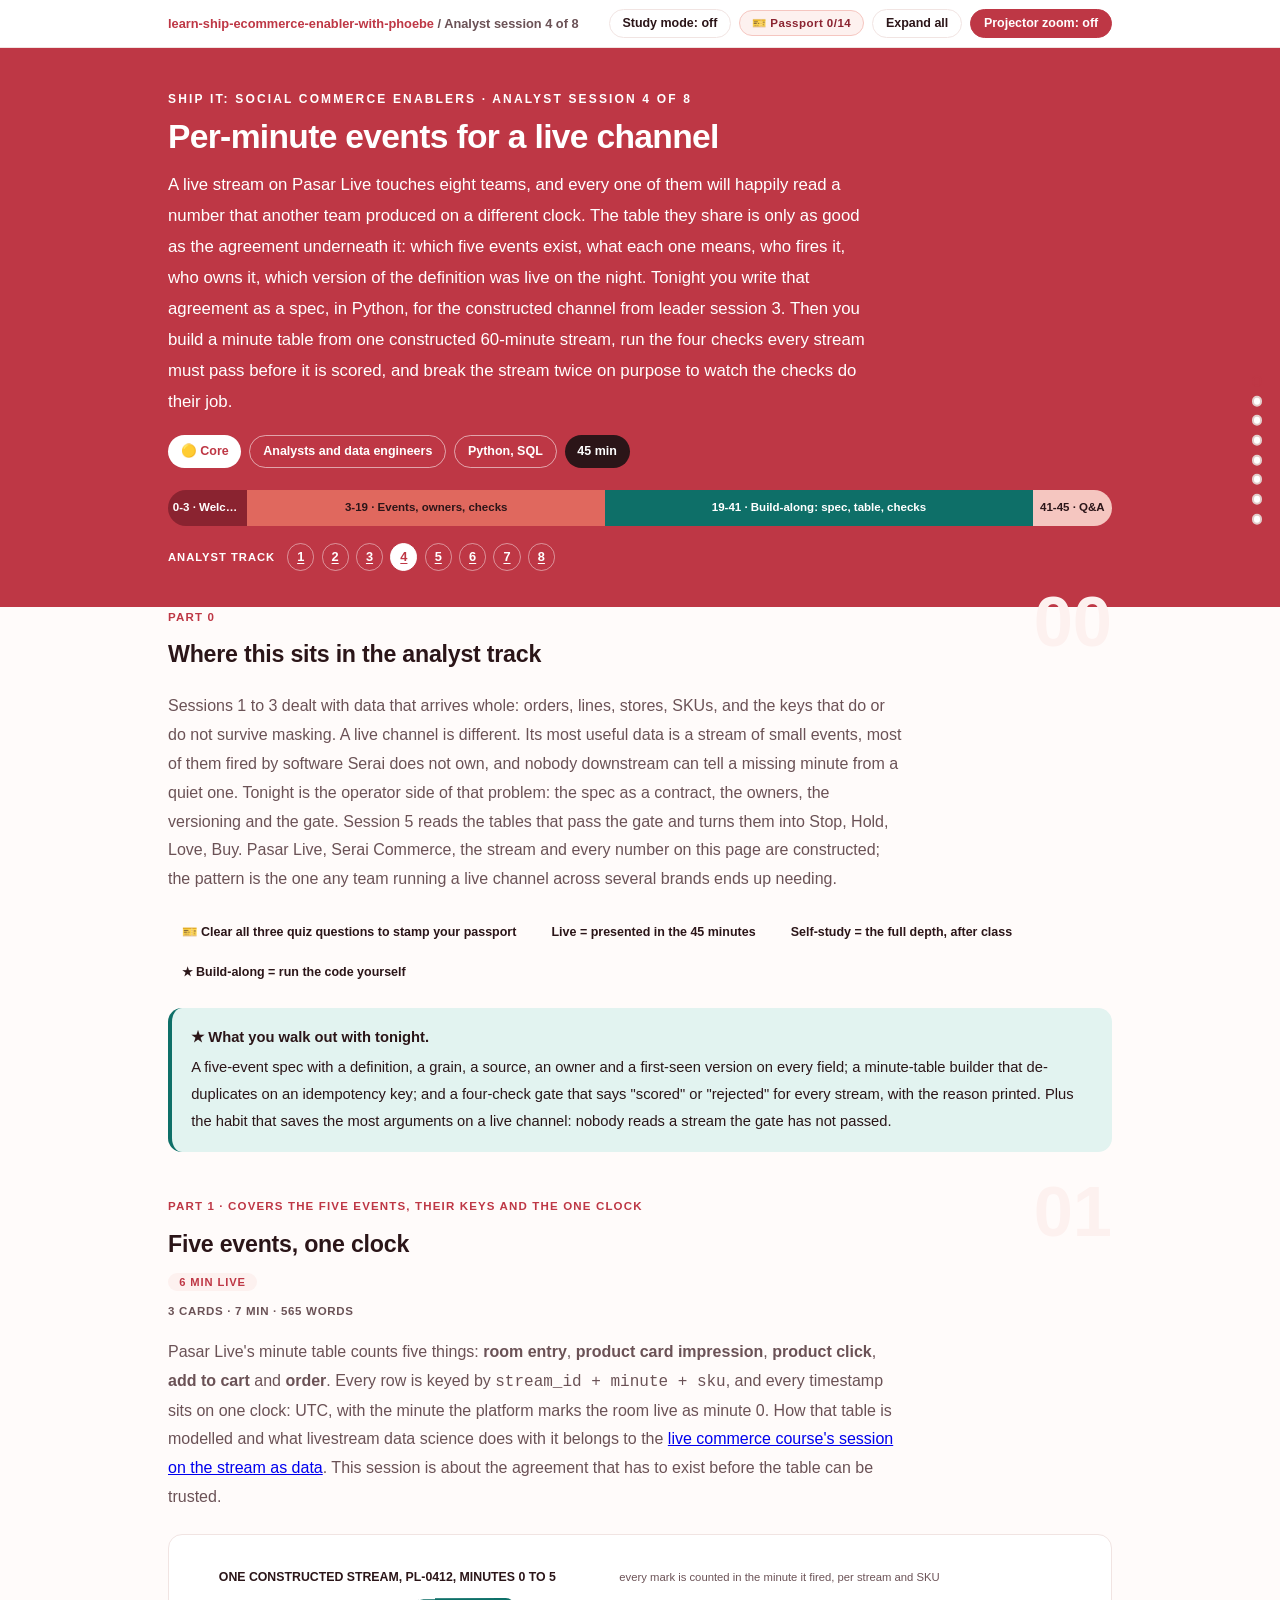
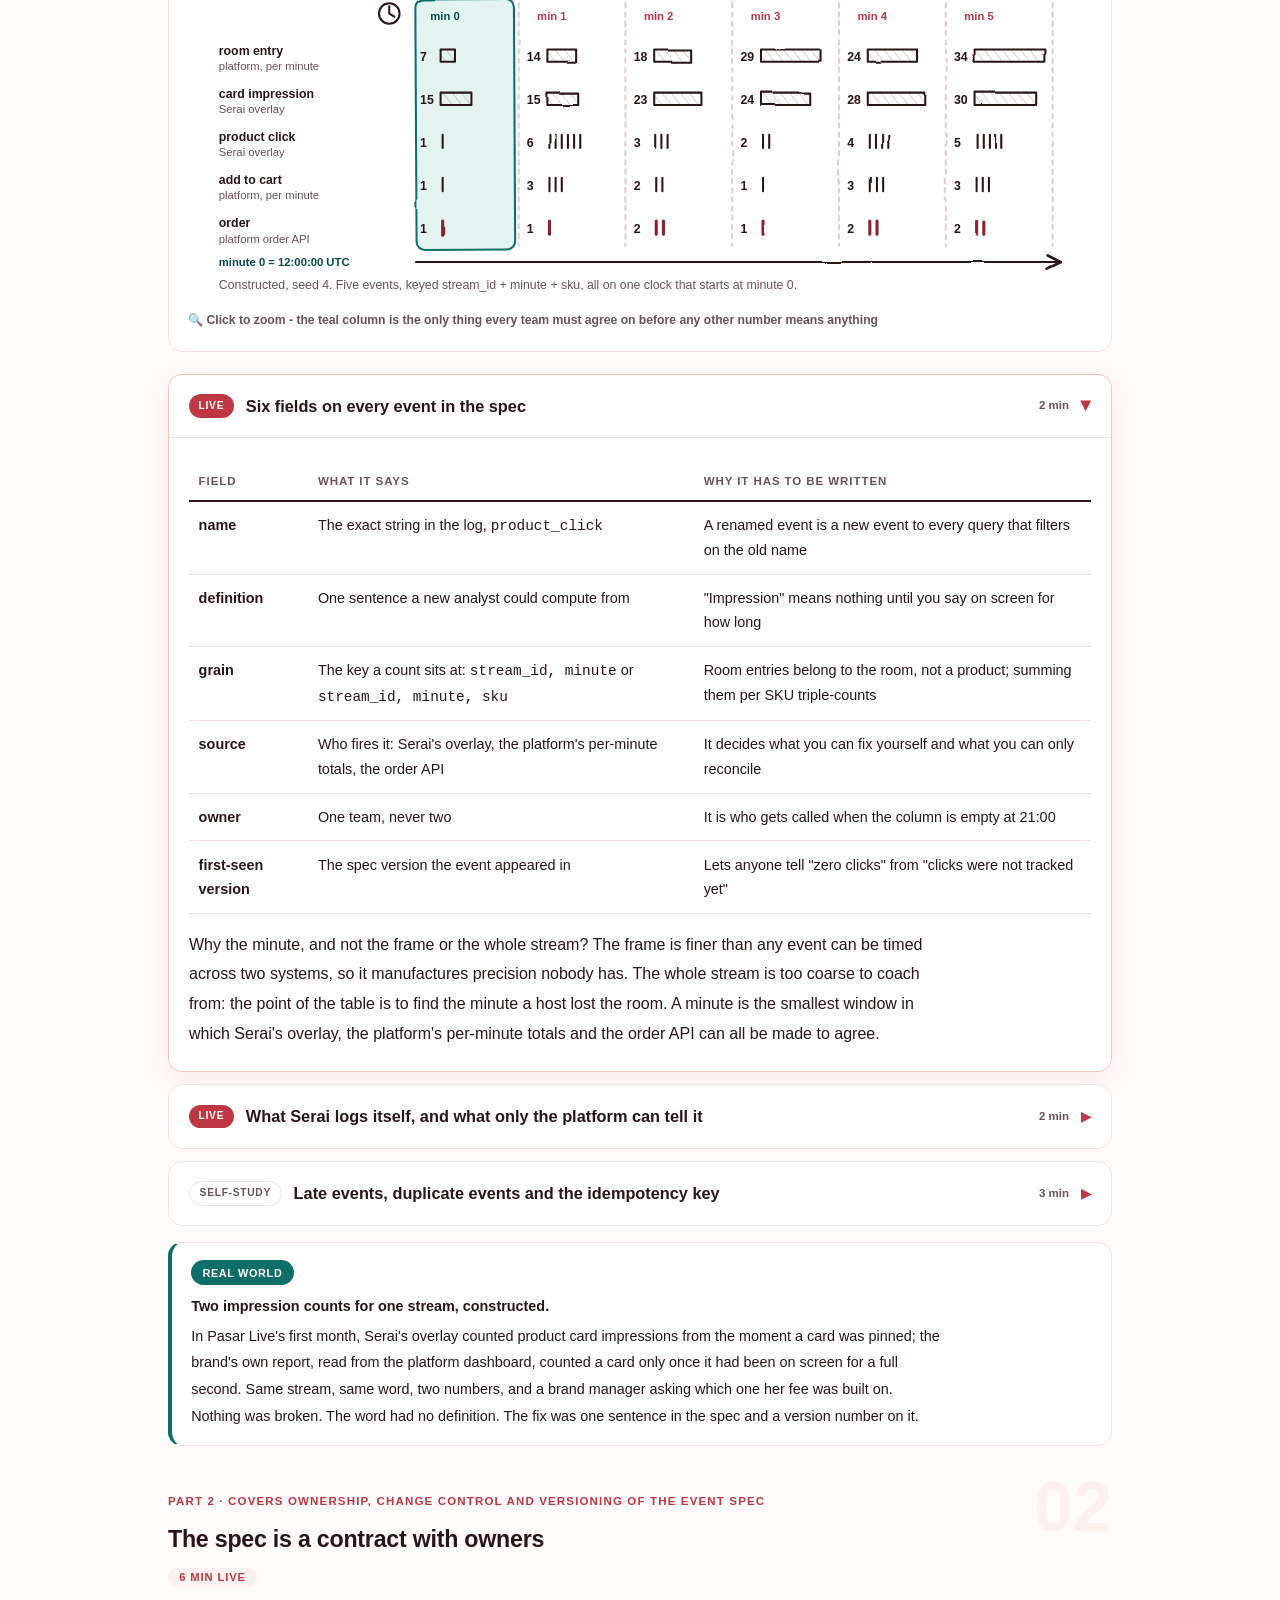
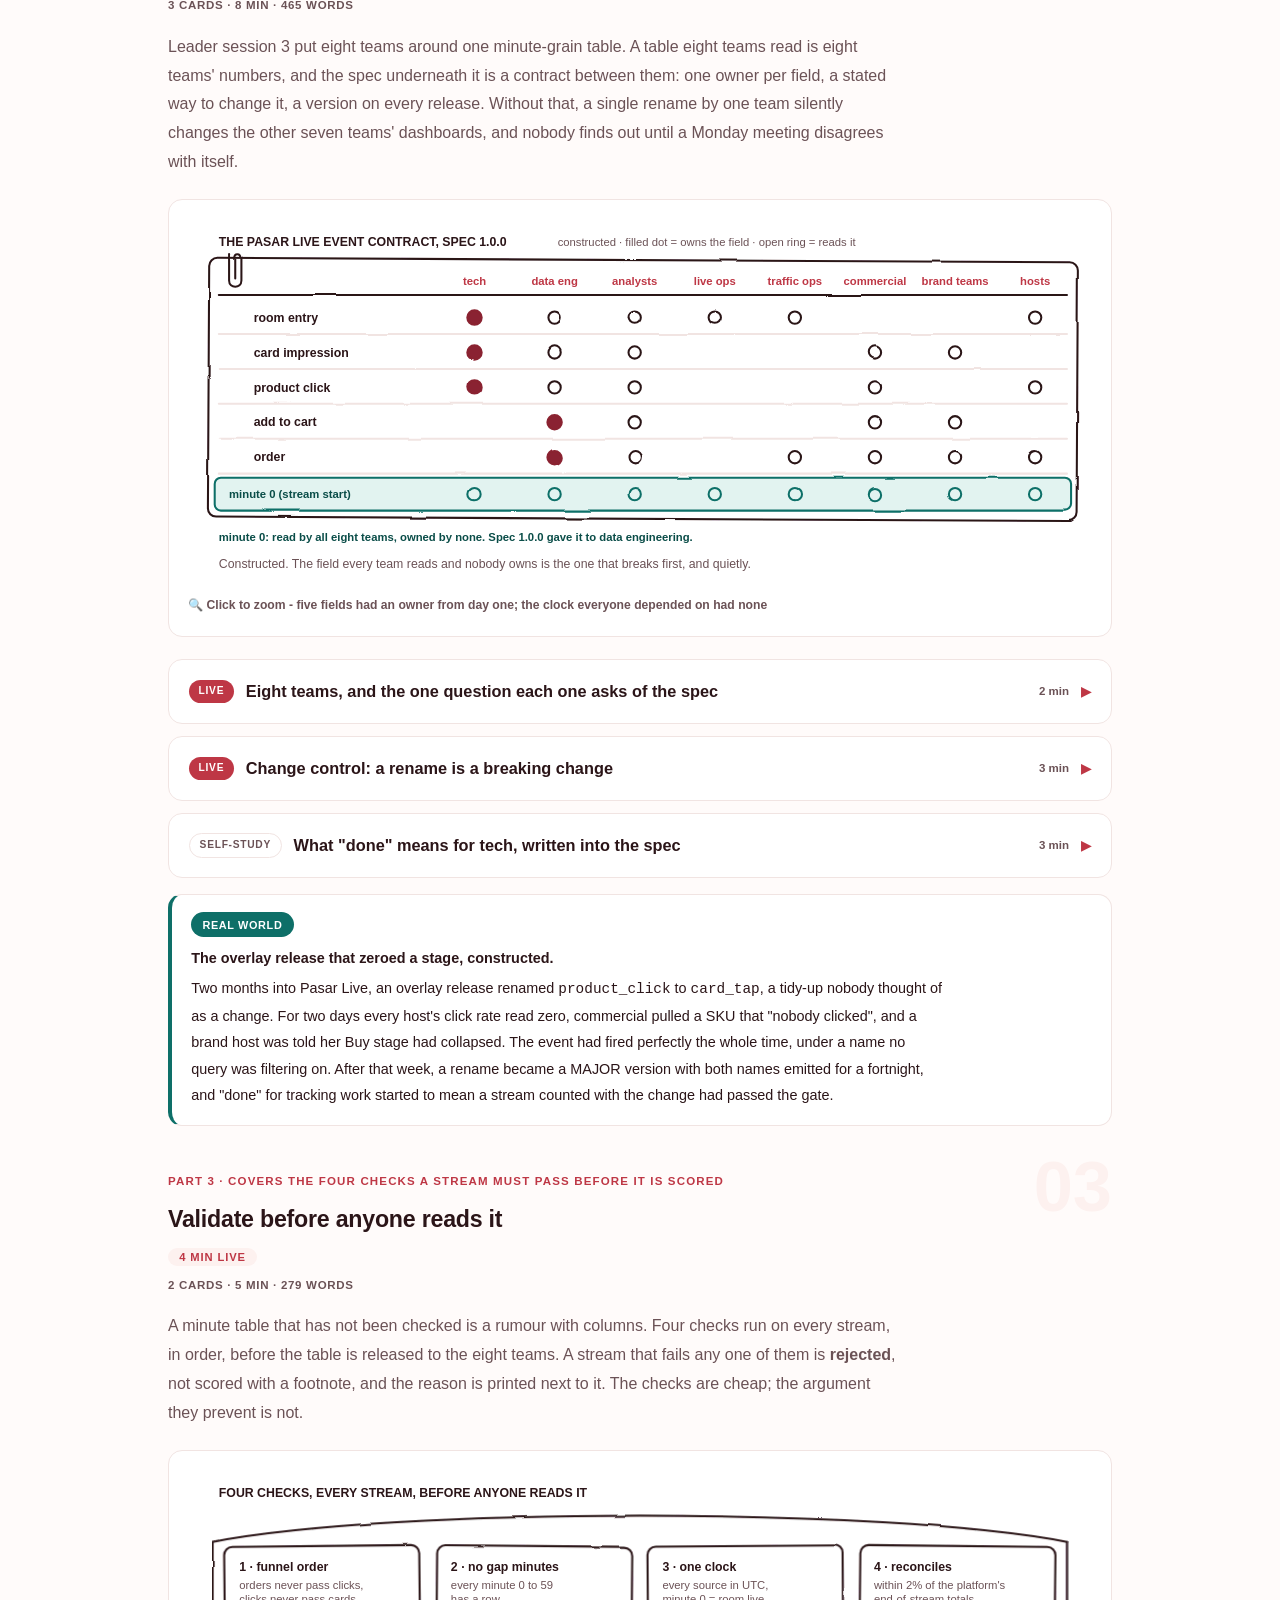
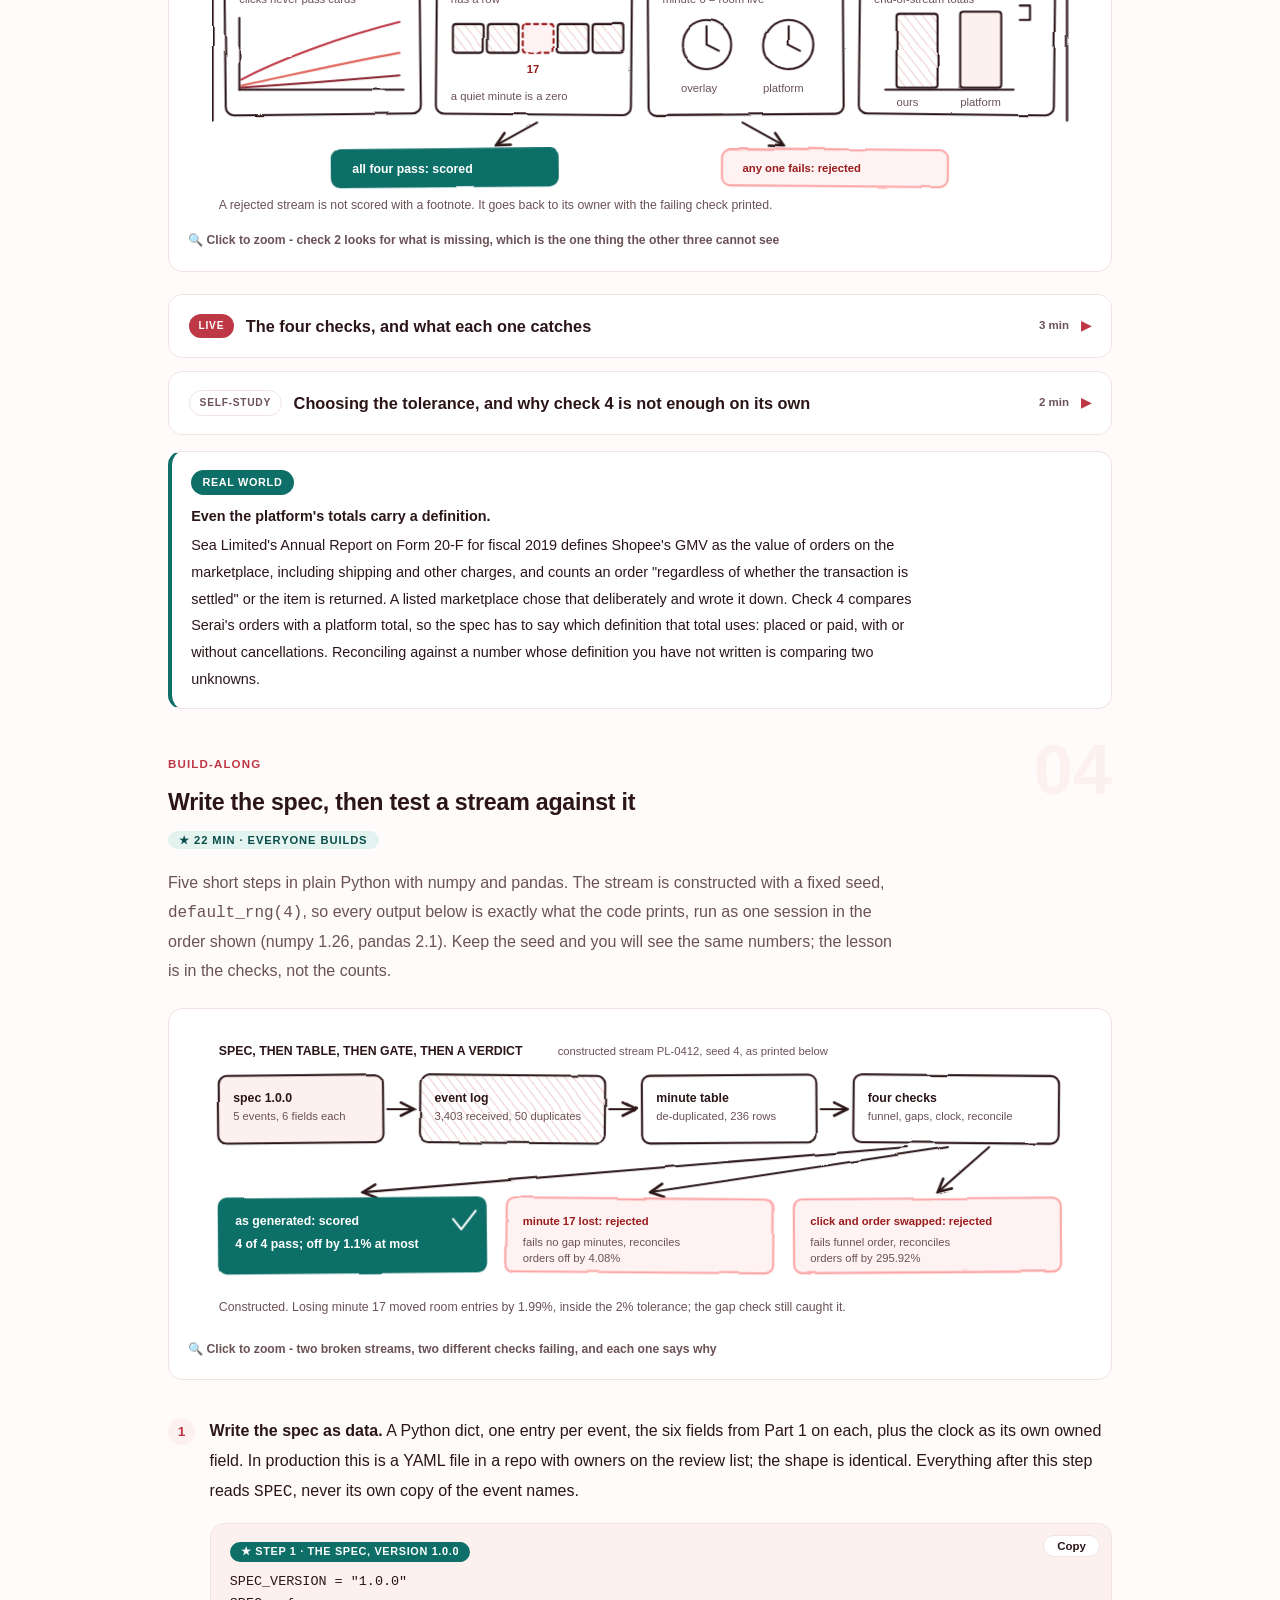
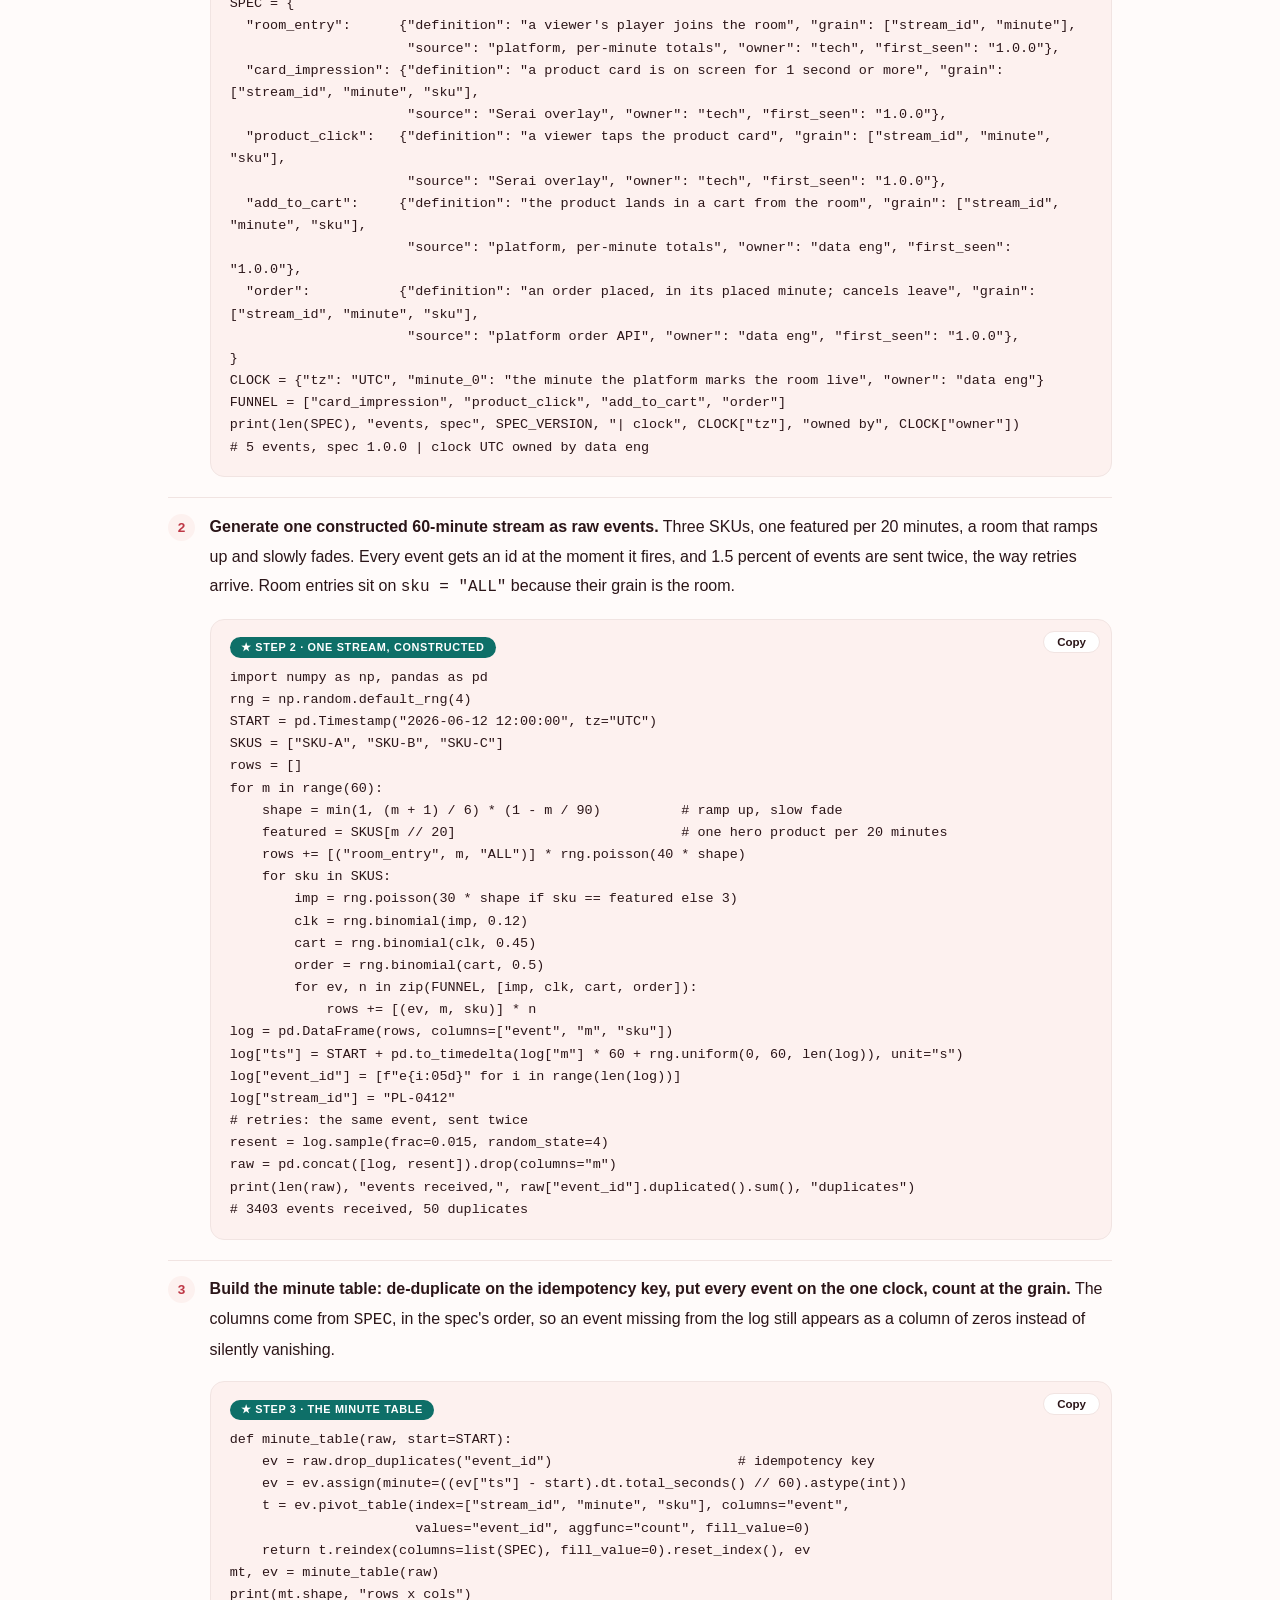
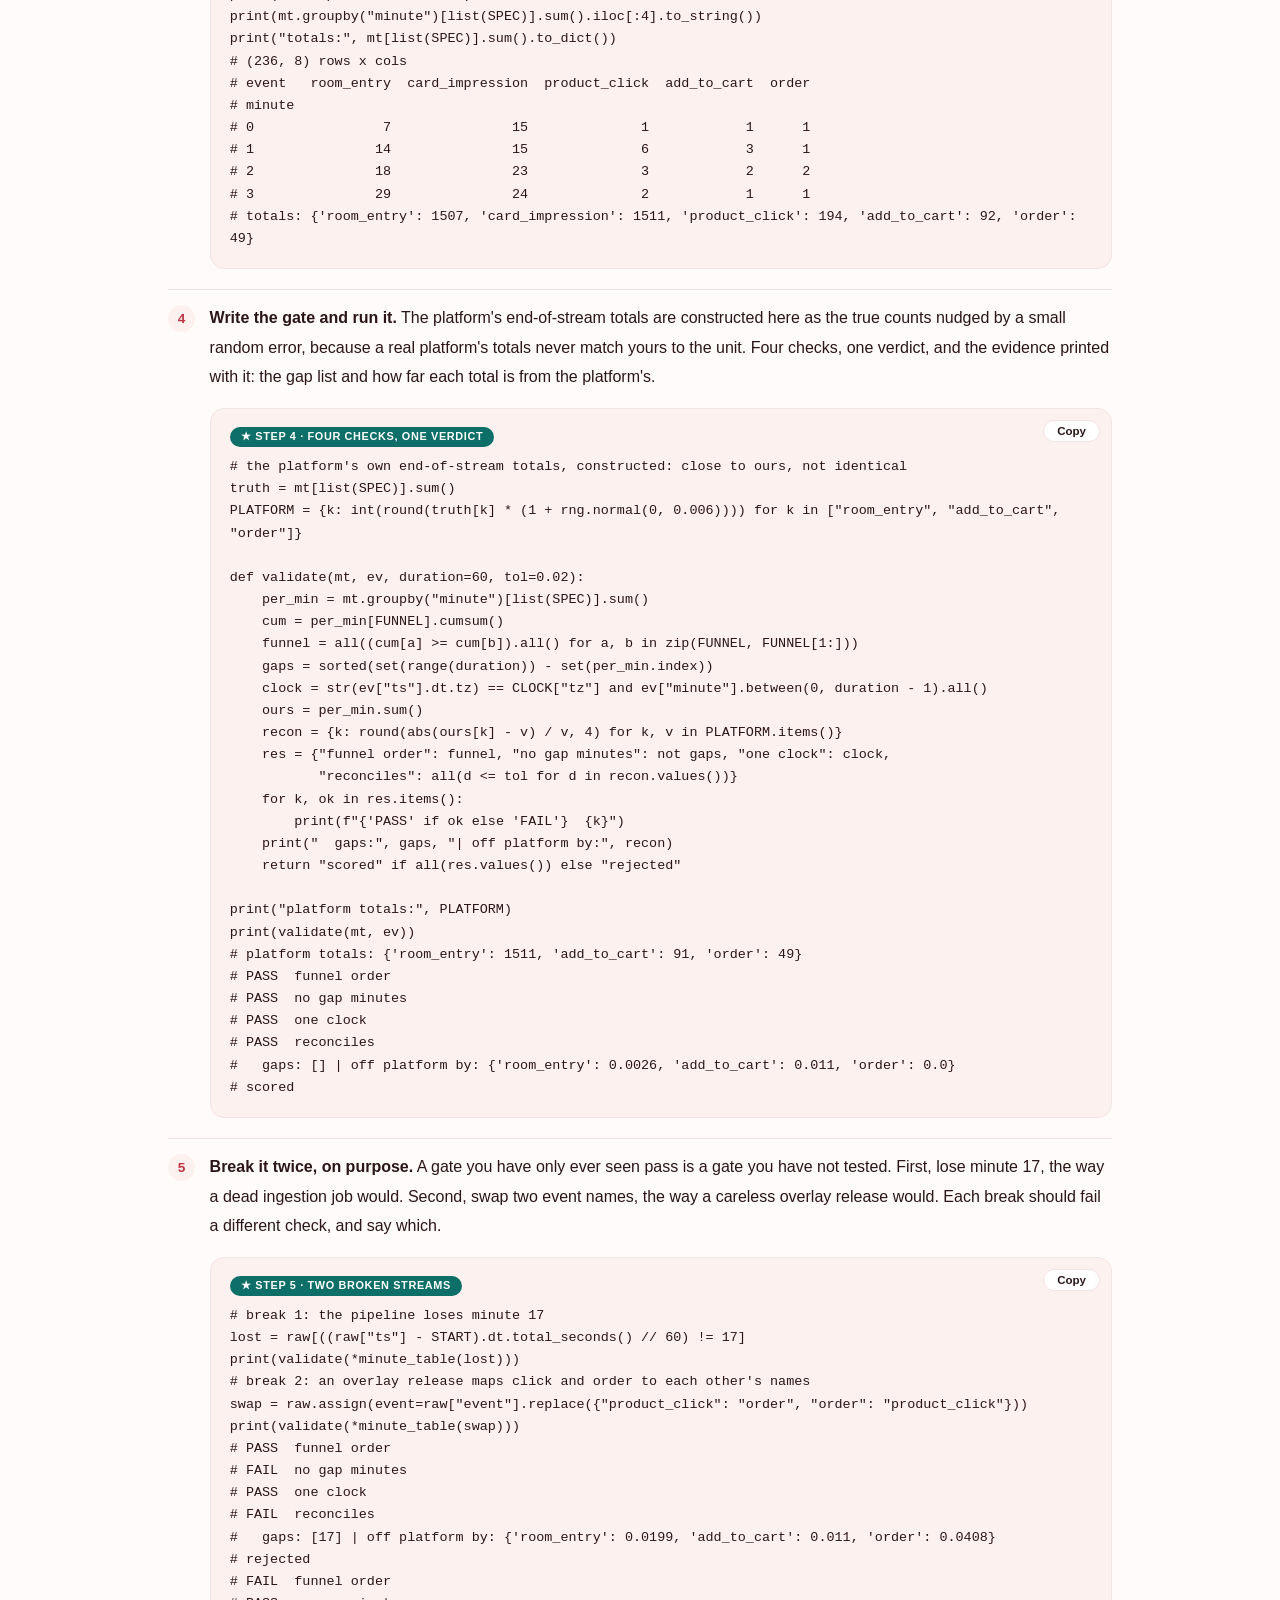
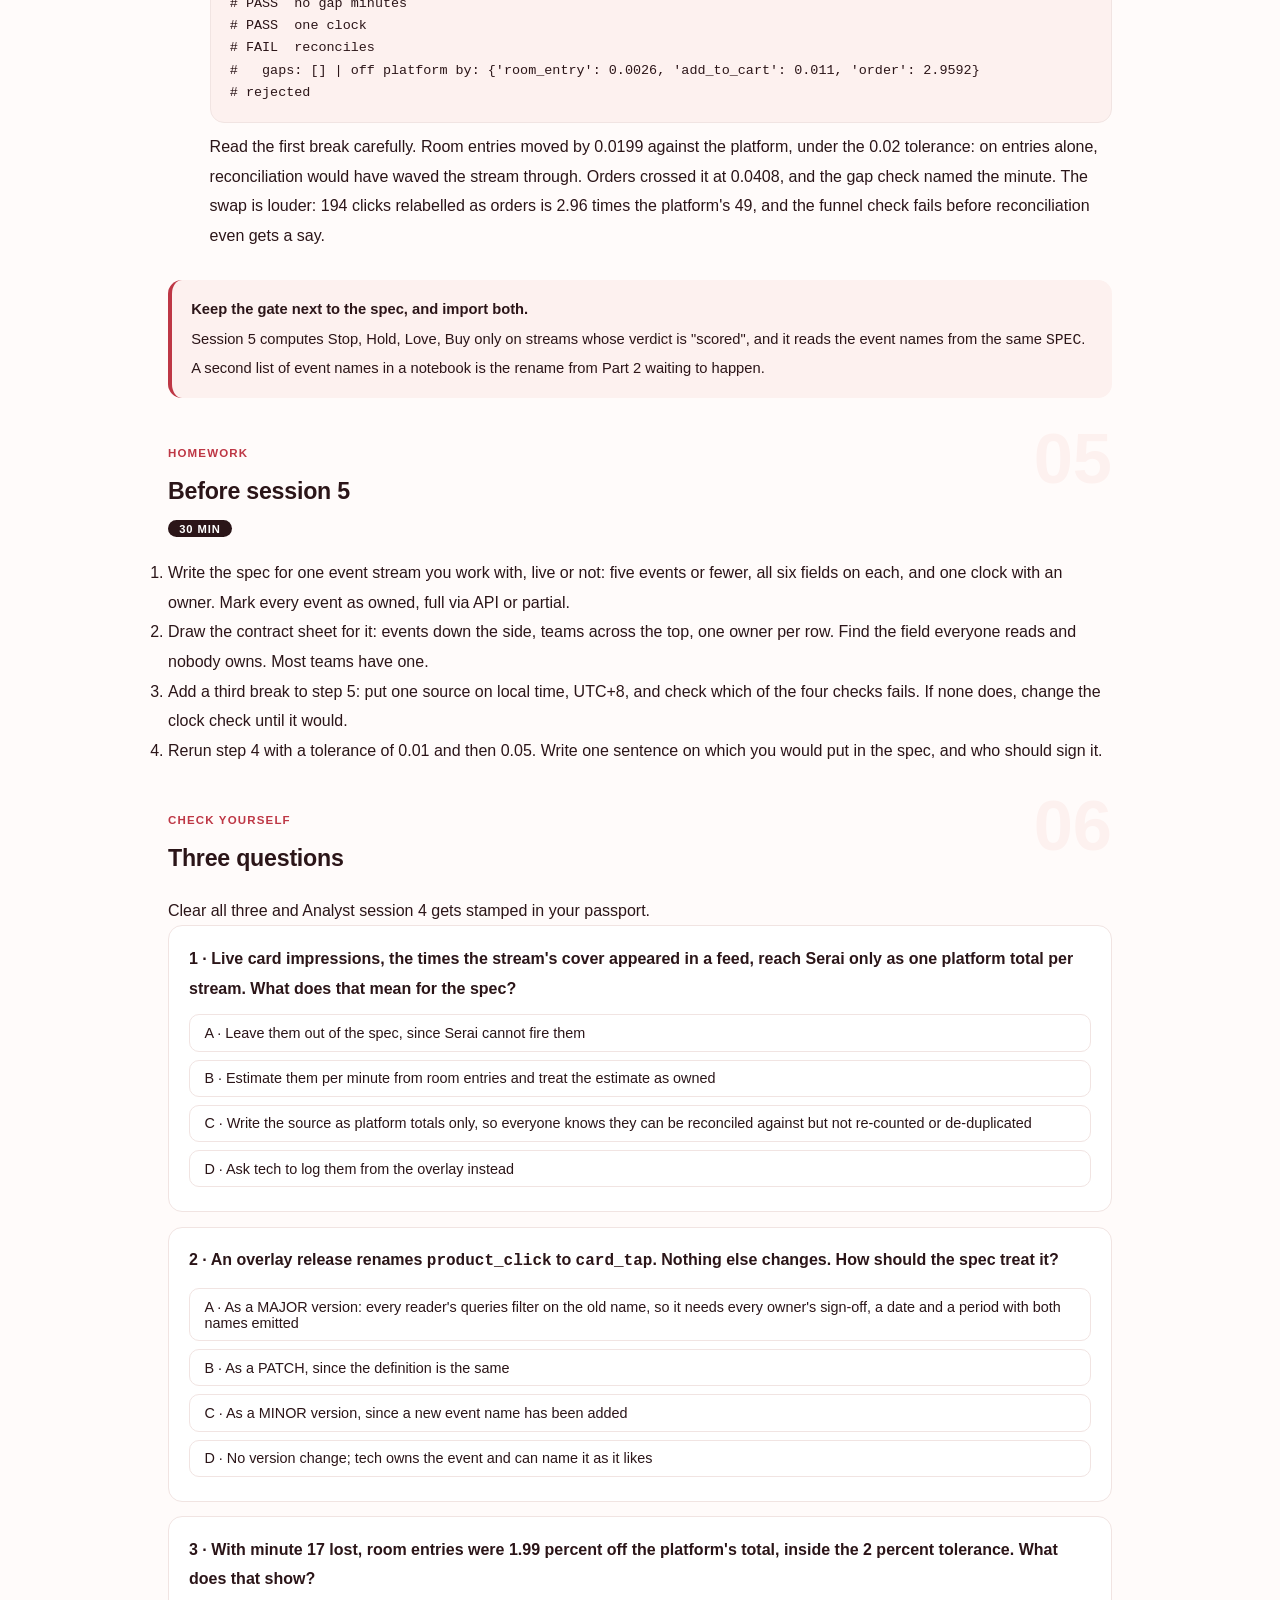
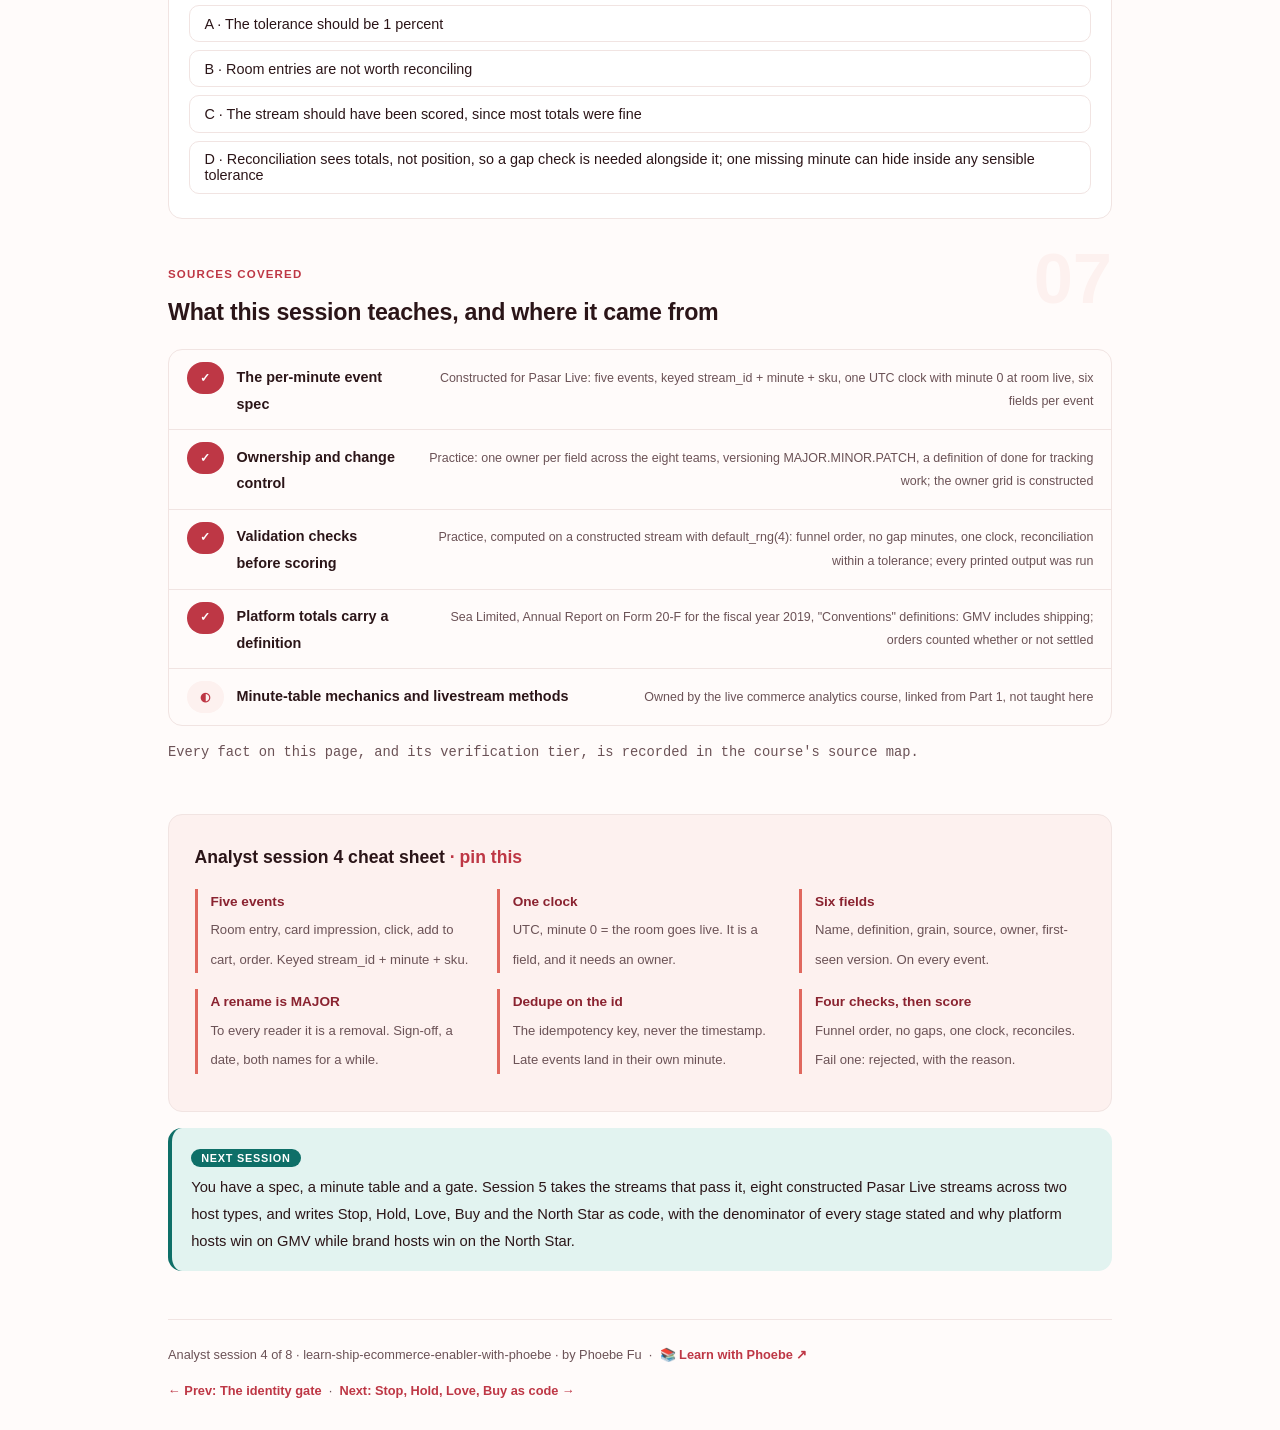
<file: courses/b4-per-minute-events.html>
<!DOCTYPE html>
<html lang="en">
<head>
<meta charset="UTF-8">
<meta name="viewport" content="width=device-width, initial-scale=1.0">
<!-- social:start -->
<meta name="description" content="Analyst session 4 of 8. The per-minute event spec for Pasar Live, a constructed live channel, written as a contract between eight teams: five events, one clock, an owner and a version on every field, and four checks every stream must pass before anyone scores it.">
<meta property="og:type" content="article">
<meta property="og:site_name" content="Learn with Phoebe">
<meta property="og:title" content="Per-minute events for a live channel - learn ship ecommerce enabler with phoebe">
<meta property="og:description" content="Analyst session 4 of 8. Five events, one clock, eight owners. Write the spec in Python, build a minute table from one constructed stream, and watch four checks reject it when a minute goes missing.">
<meta property="og:url" content="https://phoebefu6.github.io/learn-ship-ecommerce-enabler-with-phoebe/courses/b4-per-minute-events.html">
<meta property="og:image" content="https://phoebefu6.github.io/learn-ship-ecommerce-enabler-with-phoebe/assets/og-cover.png">
<meta property="og:image:width" content="1200">
<meta property="og:image:height" content="630">
<meta name="twitter:card" content="summary_large_image">
<meta name="twitter:title" content="Per-minute events for a live channel - learn ship ecommerce enabler with phoebe">
<meta name="twitter:description" content="Analyst session 4 of 8. The event spec as a contract: five events, one clock, eight owners, four checks.">
<meta name="twitter:image" content="https://phoebefu6.github.io/learn-ship-ecommerce-enabler-with-phoebe/assets/og-cover.png">
<!-- social:end -->
<title>Analyst session 4 · Per-minute events for a live channel - learn ship ecommerce enabler with phoebe</title>
<link rel="stylesheet" href="../assets/style.css?v=22">
</head>
<body>

<div class="toolbar">
  <div class="wrap">
    <span class="crumb"><a href="../index.html">learn-ship-ecommerce-enabler-with-phoebe</a> / Analyst session 4 of 8</span>
    <button class="btn" id="toggle-all" type="button">Expand all</button>
    <button class="btn primary" id="zoom-toggle" type="button">Projector zoom: off</button>
  </div>
</div>

<header class="masthead">
  <div class="wrap">
    <div class="eyebrow">Ship It: Social Commerce Enablers · Analyst session 4 of 8</div>
    <h1><span class="accent">Per-minute events</span> for a live channel</h1>
    <p class="sub">A live stream on Pasar Live touches eight teams, and every one of them will happily read a number that another team produced on a different clock. The table they share is only as good as the agreement underneath it: which five events exist, what each one means, who fires it, who owns it, which version of the definition was live on the night. Tonight you write that agreement as a spec, in Python, for the constructed channel from leader session 3. Then you build a minute table from one constructed 60-minute stream, run the four checks every stream must pass before it is scored, and break the stream twice on purpose to watch the checks do their job.</p>
    <div class="chip-row">
      <span class="chip level">🟡 Core</span>
      <span class="chip audience">Analysts and data engineers</span>
      <span class="chip audience">Python, SQL</span>
      <span class="chip time">45 min</span>
    </div>
    <div class="agenda">
      <span class="a1" style="flex:1">0-3 · Welcome</span>
      <span class="a2" style="flex:5">3-19 · Events, owners, checks</span>
      <span class="a3" style="flex:6">19-41 · Build-along: spec, table, checks</span>
      <span class="a4" style="flex:1">41-45 · Q&amp;A</span>
    </div>
  </div>
</header>

<main class="wrap">

  <section class="section" id="intro">
    <div class="section-kicker">
      <span class="klabel">Part 0</span>
      <h2>Where this sits in the analyst track</h2>
    </div>
    <p class="lede">Sessions 1 to 3 dealt with data that arrives whole: orders, lines, stores, SKUs, and the keys that do or do not survive masking. A live channel is different. Its most useful data is a stream of small events, most of them fired by software Serai does not own, and nobody downstream can tell a missing minute from a quiet one. Tonight is the operator side of that problem: the spec as a contract, the owners, the versioning and the gate. Session 5 reads the tables that pass the gate and turns them into Stop, Hold, Love, Buy. Pasar Live, Serai Commerce, the stream and every number on this page are constructed; the pattern is the one any team running a live channel across several brands ends up needing.</p>

    <div class="legend">
      <span class="pill">🎫 Clear all three quiz questions to stamp your passport</span>
      <span class="pill">Live = presented in the 45 minutes</span>
      <span class="pill">Self-study = the full depth, after class</span>
      <span class="pill">★ Build-along = run the code yourself</span>
    </div>

    <div class="callout win">
      <p><strong>★ What you walk out with tonight.</strong> A five-event spec with a definition, a grain, a source, an owner and a first-seen version on every field; a minute-table builder that de-duplicates on an idempotency key; and a four-check gate that says "scored" or "rejected" for every stream, with the reason printed. Plus the habit that saves the most arguments on a live channel: nobody reads a stream the gate has not passed.</p>
    </div>
  </section>

  <section class="section" id="part-1">
    <div class="section-kicker">
      <span class="klabel">Part 1 · covers the five events, their keys and the one clock</span>
      <h2>Five events, one clock</h2>
      <span class="tag concept">6 min live</span>
    </div>
    <p class="lede">Pasar Live's minute table counts five things: <strong>room entry</strong>, <strong>product card impression</strong>, <strong>product click</strong>, <strong>add to cart</strong> and <strong>order</strong>. Every row is keyed by <code>stream_id + minute + sku</code>, and every timestamp sits on one clock: UTC, with the minute the platform marks the room live as minute 0. How that table is modelled and what livestream data science does with it belongs to the <a href="https://phoebefu6.github.io/learn-live-commerce-analytics-with-phoebe/courses/b1-stream-as-data.html">live commerce course's session on the stream as data</a>. This session is about the agreement that has to exist before the table can be trusted.</p>

    <figure class="zoomable">
      <svg viewBox="0 0 880 336" xmlns="http://www.w3.org/2000/svg" role="img" aria-label="A hand-drawn timeline of the first six minutes of constructed stream PL-0412. Rows are the five events, columns are minutes 0 to 5. Room entries per minute: 7, 14, 18, 29, 24, 34. Product card impressions: 15, 15, 23, 24, 28, 30. Product clicks: 1, 6, 3, 2, 4, 5. Add to cart: 1, 3, 2, 1, 3, 3. Orders: 1, 1, 2, 1, 2, 2. Minute 0 is highlighted as 12:00:00 UTC, the stream start.">
        <defs>
          <filter id="b4aSk" x="-3%" y="-3%" width="106%" height="106%"><feTurbulence type="fractalNoise" baseFrequency="0.02" numOctaves="2" seed="41" result="n"/><feDisplacementMap in="SourceGraphic" in2="n" scale="2.4" xChannelSelector="R" yChannelSelector="G"/></filter>
          <pattern id="b4aHc" patternUnits="userSpaceOnUse" width="7" height="7" patternTransform="rotate(-38)"><line x1="0" y1="0" x2="0" y2="7" stroke="#BE3745" stroke-width="1" opacity=".5"/></pattern>
          <marker id="b4aAr" viewBox="0 0 10 10" refX="9" refY="5" markerWidth="8" markerHeight="8" orient="auto"><path d="M1 1 L9 5 L1 9" fill="none" stroke="#2B1518" stroke-width="1.6" stroke-linecap="round"/></marker>
        </defs>
        <style>
          .b4aH { font: 800 12px Inter, sans-serif; fill: #2B1518; }
          .b4aL { font: 600 12px Inter, sans-serif; fill: #2B1518; }
          .b4aS { font: 400 11px Inter, sans-serif; fill: #6B5256; }
          .b4aB { font: 800 11px Inter, sans-serif; fill: #0A4D48; }
          .b4aA { font: 700 11px Inter, sans-serif; fill: #BE3745; }
          .b4aN { font: 400 12px Inter, sans-serif; fill: #6B5256; }
        </style>

        <text class="b4aH" x="30" y="26">ONE CONSTRUCTED STREAM, PL-0412, MINUTES 0 TO 5</text>
        <text class="b4aS" x="420" y="26">every mark is counted in the minute it fired, per stream and SKU</text>

        <g filter="url(#b4aSk)" fill="none" stroke="#2B1518" stroke-width="2" stroke-linecap="round" stroke-linejoin="round">
          <!-- minute 0 band: the one clock -->
          <rect x="222" y="44" width="96" height="244" rx="8" transform="rotate(-0.3 270 166)" fill="#E2F3F0" stroke="#0E6F68"/>
          <!-- minute boundaries -->
          <path d="M426 48 L426 284" stroke="#E2CDCB" stroke-dasharray="4 5"/>
          <path d="M530 48 L530 284" stroke="#E2CDCB" stroke-dasharray="4 5"/>
          <path d="M634 48 L634 284" stroke="#E2CDCB" stroke-dasharray="4 5"/>
          <path d="M738 48 L738 284" stroke="#E2CDCB" stroke-dasharray="4 5"/>
          <path d="M842 48 L842 284" stroke="#E2CDCB" stroke-dasharray="4 5"/>
          <path d="M322 48 L322 284" stroke="#E2CDCB" stroke-dasharray="4 5"/>
          <!-- time arrow -->
          <path d="M222 300 L850 300" marker-end="url(#b4aAr)"/>
          <!-- doodle: a studio clock -->
          <circle cx="196" cy="58" r="10"/>
          <path d="M196 58 L196 51 M196 58 L201 61"/>
          <!-- room entry bars (count x 2) -->
          <rect x="246" y="93" width="14" height="12" fill="url(#b4aHc)"/>
          <rect x="350" y="93" width="28" height="12" fill="url(#b4aHc)"/>
          <rect x="454" y="93" width="36" height="12" fill="url(#b4aHc)"/>
          <rect x="558" y="93" width="58" height="12" fill="url(#b4aHc)"/>
          <rect x="662" y="93" width="48" height="12" fill="url(#b4aHc)"/>
          <rect x="766" y="93" width="68" height="12" fill="url(#b4aHc)"/>
          <!-- card impression bars (count x 2) -->
          <rect x="246" y="135" width="30" height="12" fill="url(#b4aHc)"/>
          <rect x="350" y="135" width="30" height="12" fill="url(#b4aHc)"/>
          <rect x="454" y="135" width="46" height="12" fill="url(#b4aHc)"/>
          <rect x="558" y="135" width="48" height="12" fill="url(#b4aHc)"/>
          <rect x="662" y="135" width="56" height="12" fill="url(#b4aHc)"/>
          <rect x="766" y="135" width="60" height="12" fill="url(#b4aHc)"/>
          <!-- product clicks: one tick per click -->
          <path d="M248 176 L248 189"/>
          <path d="M352 176 L352 189 M358 176 L358 189 M364 176 L364 189 M370 176 L370 189 M376 176 L376 189 M382 176 L382 189"/>
          <path d="M456 176 L456 189 M462 176 L462 189 M468 176 L468 189"/>
          <path d="M560 176 L560 189 M566 176 L566 189"/>
          <path d="M664 176 L664 189 M670 176 L670 189 M676 176 L676 189 M682 176 L682 189"/>
          <path d="M768 176 L768 189 M774 176 L774 189 M780 176 L780 189 M786 176 L786 189 M792 176 L792 189"/>
          <!-- add to cart ticks -->
          <path d="M248 218 L248 231"/>
          <path d="M352 218 L352 231 M358 218 L358 231 M364 218 L364 231"/>
          <path d="M456 218 L456 231 M462 218 L462 231"/>
          <path d="M560 218 L560 231"/>
          <path d="M664 218 L664 231 M670 218 L670 231 M676 218 L676 231"/>
          <path d="M768 218 L768 231 M774 218 L774 231 M780 218 L780 231"/>
          <!-- order ticks, deep -->
          <path d="M248 260 L248 273" stroke="#8A2330" stroke-width="3"/>
          <path d="M352 260 L352 273" stroke="#8A2330" stroke-width="3"/>
          <path d="M456 260 L456 273 M463 260 L463 273" stroke="#8A2330" stroke-width="3"/>
          <path d="M560 260 L560 273" stroke="#8A2330" stroke-width="3"/>
          <path d="M664 260 L664 273 M671 260 L671 273" stroke="#8A2330" stroke-width="3"/>
          <path d="M768 260 L768 273 M775 260 L775 273" stroke="#8A2330" stroke-width="3"/>
        </g>

        <text class="b4aB" x="236" y="64">min 0</text>
        <text class="b4aA" x="340" y="64">min 1</text>
        <text class="b4aA" x="444" y="64">min 2</text>
        <text class="b4aA" x="548" y="64">min 3</text>
        <text class="b4aA" x="652" y="64">min 4</text>
        <text class="b4aA" x="756" y="64">min 5</text>

        <text class="b4aL" x="30" y="98">room entry</text>
        <text class="b4aS" x="30" y="113">platform, per minute</text>
        <text class="b4aL" x="30" y="140">card impression</text>
        <text class="b4aS" x="30" y="155">Serai overlay</text>
        <text class="b4aL" x="30" y="182">product click</text>
        <text class="b4aS" x="30" y="197">Serai overlay</text>
        <text class="b4aL" x="30" y="224">add to cart</text>
        <text class="b4aS" x="30" y="239">platform, per minute</text>
        <text class="b4aL" x="30" y="266">order</text>
        <text class="b4aS" x="30" y="281">platform order API</text>

        <text class="b4aL" x="226" y="104">7</text>
        <text class="b4aL" x="330" y="104">14</text>
        <text class="b4aL" x="434" y="104">18</text>
        <text class="b4aL" x="538" y="104">29</text>
        <text class="b4aL" x="642" y="104">24</text>
        <text class="b4aL" x="746" y="104">34</text>
        <text class="b4aL" x="226" y="146">15</text>
        <text class="b4aL" x="330" y="146">15</text>
        <text class="b4aL" x="434" y="146">23</text>
        <text class="b4aL" x="538" y="146">24</text>
        <text class="b4aL" x="642" y="146">28</text>
        <text class="b4aL" x="746" y="146">30</text>
        <text class="b4aL" x="226" y="188">1</text>
        <text class="b4aL" x="330" y="188">6</text>
        <text class="b4aL" x="434" y="188">3</text>
        <text class="b4aL" x="538" y="188">2</text>
        <text class="b4aL" x="642" y="188">4</text>
        <text class="b4aL" x="746" y="188">5</text>
        <text class="b4aL" x="226" y="230">1</text>
        <text class="b4aL" x="330" y="230">3</text>
        <text class="b4aL" x="434" y="230">2</text>
        <text class="b4aL" x="538" y="230">1</text>
        <text class="b4aL" x="642" y="230">3</text>
        <text class="b4aL" x="746" y="230">3</text>
        <text class="b4aL" x="226" y="272">1</text>
        <text class="b4aL" x="330" y="272">1</text>
        <text class="b4aL" x="434" y="272">2</text>
        <text class="b4aL" x="538" y="272">1</text>
        <text class="b4aL" x="642" y="272">2</text>
        <text class="b4aL" x="746" y="272">2</text>

        <text class="b4aB" x="30" y="304">minute 0 = 12:00:00 UTC</text>

        <text class="b4aN" x="30" y="326">Constructed, seed 4. Five events, keyed stream_id + minute + sku, all on one clock that starts at minute 0.</text>
      </svg>
      <figcaption>🔍 Click to zoom - the teal column is the only thing every team must agree on before any other number means anything</figcaption>
    </figure>

    <details class="card" open>
      <summary><span class="mode live">Live</span>Six fields on every event in the spec<span class="mini">2 min</span><span class="caret">▶</span></summary>
      <div class="body">
        <table class="clean">
          <thead><tr><th>Field</th><th>What it says</th><th>Why it has to be written</th></tr></thead>
          <tbody>
            <tr><td><strong>name</strong></td><td>The exact string in the log, <code>product_click</code></td><td>A renamed event is a new event to every query that filters on the old name</td></tr>
            <tr><td><strong>definition</strong></td><td>One sentence a new analyst could compute from</td><td>"Impression" means nothing until you say on screen for how long</td></tr>
            <tr><td><strong>grain</strong></td><td>The key a count sits at: <code>stream_id, minute</code> or <code>stream_id, minute, sku</code></td><td>Room entries belong to the room, not a product; summing them per SKU triple-counts</td></tr>
            <tr><td><strong>source</strong></td><td>Who fires it: Serai's overlay, the platform's per-minute totals, the order API</td><td>It decides what you can fix yourself and what you can only reconcile</td></tr>
            <tr><td><strong>owner</strong></td><td>One team, never two</td><td>It is who gets called when the column is empty at 21:00</td></tr>
            <tr><td><strong>first-seen version</strong></td><td>The spec version the event appeared in</td><td>Lets anyone tell "zero clicks" from "clicks were not tracked yet"</td></tr>
          </tbody>
        </table>
        <p>Why the minute, and not the frame or the whole stream? The frame is finer than any event can be timed across two systems, so it manufactures precision nobody has. The whole stream is too coarse to coach from: the point of the table is to find the minute a host lost the room. A minute is the smallest window in which Serai's overlay, the platform's per-minute totals and the order API can all be made to agree.</p>
      </div>
    </details>

    <details class="card">
      <summary><span class="mode live">Live</span>What Serai logs itself, and what only the platform can tell it<span class="mini">2 min</span><span class="caret">▶</span></summary>
      <div class="body">
        <p>Session 1's obtainability words apply event by event. In the constructed Pasar Live set-up, Serai's studio runs its own <strong>overlay</strong>, the layer that pins product cards on screen and takes the tap, on its own <strong>studio clock</strong>, synced to UTC. Those events are <em>owned</em>: Serai fires them, stores them raw and can re-count them.</p>
        <ul>
          <li><strong>Owned, from the overlay:</strong> product card impressions and product clicks, one row per event with its own id.</li>
          <li><strong>Full via API:</strong> orders, from the platform's order API, each with a placed timestamp Serai can put on its own minute.</li>
          <li><strong>Partial, platform per-minute totals:</strong> room entries and add to cart. Serai gets a count per minute, not the events behind it.</li>
          <li><strong>Partial, platform totals only:</strong> <em>live card impressions</em>, the times the stream's cover appeared in someone's feed. That is the denominator of Stop, and it arrives as one number per stream, after the stream ends.</li>
        </ul>
        <p>The line matters because it decides the fix. An owned event that looks wrong can be re-counted from raw. A platform total that looks wrong can only be reconciled against, which is exactly what check 4 in Part 3 does.</p>
      </div>
    </details>

    <details class="card">
      <summary><span class="mode self">Self-study</span>Late events, duplicate events and the idempotency key<span class="mini">3 min</span><span class="caret">▶</span></summary>
      <div class="body">
        <p>Phones on bad networks retry. An overlay that did not hear an acknowledgement sends the same tap again, sometimes seconds later, sometimes after the stream has ended. If the pipeline counts what arrives, a retry storm looks like a surge of interest.</p>
        <p>The fix is an <strong>idempotency key</strong>: an id the event carries from the moment it was fired, so that processing it twice gives the same result as processing it once. De-duplicate on that id, never on the timestamp (two real taps can share a second) and never on the whole row (a retry can carry a different arrival time). A late event is then just an event: it lands in the minute of its own timestamp, not the minute it arrived, and the stream's minute table is rebuilt until the platform's end-of-stream totals are in.</p>
        <p>Platform per-minute totals have no event id, so they cannot be de-duplicated by you. Write that on the spec's source field. It is the honest reason those columns are reconciled, not re-counted.</p>
      </div>
    </details>

    <div class="callout example">
      <span class="ex-pill">Real world</span>
      <p><strong>Two impression counts for one stream, constructed.</strong> In Pasar Live's first month, Serai's overlay counted product card impressions from the moment a card was pinned; the brand's own report, read from the platform dashboard, counted a card only once it had been on screen for a full second. Same stream, same word, two numbers, and a brand manager asking which one her fee was built on. Nothing was broken. The word had no definition. The fix was one sentence in the spec and a version number on it.</p>
    </div>
  </section>

  <section class="section" id="part-2">
    <div class="section-kicker">
      <span class="klabel">Part 2 · covers ownership, change control and versioning of the event spec</span>
      <h2>The spec is a contract with owners</h2>
      <span class="tag concept">6 min live</span>
    </div>
    <p class="lede">Leader session 3 put eight teams around one minute-grain table. A table eight teams read is eight teams' numbers, and the spec underneath it is a contract between them: one owner per field, a stated way to change it, a version on every release. Without that, a single rename by one team silently changes the other seven teams' dashboards, and nobody finds out until a Monday meeting disagrees with itself.</p>

    <figure class="zoomable">
      <svg viewBox="0 0 880 356" xmlns="http://www.w3.org/2000/svg" role="img" aria-label="A hand-drawn contract sheet. Rows are six fields: room entry, product card impression, product click, add to cart, order, and minute 0, the stream start. Columns are the eight teams: tech, data engineering, analysts, live ops, traffic ops, commercial, brand teams and hosts. Tech owns room entry, card impression and product click. Data engineering owns add to cart and order. Every field is read by several teams. The minute 0 row is highlighted: all eight teams read it and none owned it until spec version 1.0.0 gave it to data engineering.">
        <defs>
          <filter id="b4bSk" x="-3%" y="-3%" width="106%" height="106%"><feTurbulence type="fractalNoise" baseFrequency="0.02" numOctaves="2" seed="59" result="n"/><feDisplacementMap in="SourceGraphic" in2="n" scale="2.4" xChannelSelector="R" yChannelSelector="G"/></filter>
        </defs>
        <style>
          .b4bH { font: 800 12px Inter, sans-serif; fill: #2B1518; }
          .b4bL { font: 600 12px Inter, sans-serif; fill: #2B1518; }
          .b4bS { font: 400 11px Inter, sans-serif; fill: #6B5256; }
          .b4bB { font: 800 11px Inter, sans-serif; fill: #0A4D48; }
          .b4bA { font: 700 11px Inter, sans-serif; fill: #BE3745; }
          .b4bN { font: 400 12px Inter, sans-serif; fill: #6B5256; }
        </style>

        <text class="b4bH" x="30" y="26">THE PASAR LIVE EVENT CONTRACT, SPEC 1.0.0</text>
        <text class="b4bS" x="360" y="26">constructed · filled dot = owns the field · open ring = reads it</text>

        <g filter="url(#b4bSk)" fill="none" stroke="#2B1518" stroke-width="2" stroke-linecap="round" stroke-linejoin="round">
          <!-- the sheet -->
          <rect x="20" y="40" width="846" height="252" rx="8" transform="rotate(0.3 443 166)" fill="#FFFFFF"/>
          <!-- doodle: paper clip -->
          <path d="M40 34 L40 60 C40 68 52 68 52 60 L52 38 C52 33 46 33 46 38 L46 58"/>
          <!-- header rule and row rules -->
          <path d="M30 74 L856 74"/>
          <path d="M30 112 L856 112" stroke="#F1E4E2"/>
          <path d="M30 146 L856 146" stroke="#F1E4E2"/>
          <path d="M30 180 L856 180" stroke="#F1E4E2"/>
          <path d="M30 214 L856 214" stroke="#F1E4E2"/>
          <path d="M30 248 L856 248" stroke="#F1E4E2"/>
          <!-- the field nobody owned -->
          <rect x="26" y="252" width="834" height="32" rx="6" fill="#E2F3F0" stroke="#0E6F68"/>
          <!-- row 1 room entry: owner tech; readers data eng, analysts, live ops, traffic ops, hosts -->
          <circle cx="279" cy="96" r="7" fill="#8A2330" stroke="#8A2330"/>
          <circle cx="357" cy="96" r="6"/>
          <circle cx="435" cy="96" r="6"/>
          <circle cx="513" cy="96" r="6"/>
          <circle cx="591" cy="96" r="6"/>
          <circle cx="825" cy="96" r="6"/>
          <!-- row 2 card impression: owner tech; readers data eng, analysts, commercial, brand teams -->
          <circle cx="279" cy="130" r="7" fill="#8A2330" stroke="#8A2330"/>
          <circle cx="357" cy="130" r="6"/>
          <circle cx="435" cy="130" r="6"/>
          <circle cx="669" cy="130" r="6"/>
          <circle cx="747" cy="130" r="6"/>
          <!-- row 3 product click: owner tech; readers data eng, analysts, commercial, hosts -->
          <circle cx="279" cy="164" r="7" fill="#8A2330" stroke="#8A2330"/>
          <circle cx="357" cy="164" r="6"/>
          <circle cx="435" cy="164" r="6"/>
          <circle cx="669" cy="164" r="6"/>
          <circle cx="825" cy="164" r="6"/>
          <!-- row 4 add to cart: owner data eng; readers analysts, commercial, brand teams -->
          <circle cx="357" cy="198" r="7" fill="#8A2330" stroke="#8A2330"/>
          <circle cx="435" cy="198" r="6"/>
          <circle cx="669" cy="198" r="6"/>
          <circle cx="747" cy="198" r="6"/>
          <!-- row 5 order: owner data eng; readers analysts, traffic ops, commercial, brand teams, hosts -->
          <circle cx="357" cy="232" r="7" fill="#8A2330" stroke="#8A2330"/>
          <circle cx="435" cy="232" r="6"/>
          <circle cx="591" cy="232" r="6"/>
          <circle cx="669" cy="232" r="6"/>
          <circle cx="747" cy="232" r="6"/>
          <circle cx="825" cy="232" r="6"/>
          <!-- row 6 minute 0: read by all eight, owned by none -->
          <circle cx="279" cy="268" r="6" stroke="#0E6F68"/>
          <circle cx="357" cy="268" r="6" stroke="#0E6F68"/>
          <circle cx="435" cy="268" r="6" stroke="#0E6F68"/>
          <circle cx="513" cy="268" r="6" stroke="#0E6F68"/>
          <circle cx="591" cy="268" r="6" stroke="#0E6F68"/>
          <circle cx="669" cy="268" r="6" stroke="#0E6F68"/>
          <circle cx="747" cy="268" r="6" stroke="#0E6F68"/>
          <circle cx="825" cy="268" r="6" stroke="#0E6F68"/>
        </g>

        <text class="b4bA" x="279" y="64" text-anchor="middle">tech</text>
        <text class="b4bA" x="357" y="64" text-anchor="middle">data eng</text>
        <text class="b4bA" x="435" y="64" text-anchor="middle">analysts</text>
        <text class="b4bA" x="513" y="64" text-anchor="middle">live ops</text>
        <text class="b4bA" x="591" y="64" text-anchor="middle">traffic ops</text>
        <text class="b4bA" x="669" y="64" text-anchor="middle">commercial</text>
        <text class="b4bA" x="747" y="64" text-anchor="middle">brand teams</text>
        <text class="b4bA" x="825" y="64" text-anchor="middle">hosts</text>

        <text class="b4bL" x="64" y="100">room entry</text>
        <text class="b4bL" x="64" y="134">card impression</text>
        <text class="b4bL" x="64" y="168">product click</text>
        <text class="b4bL" x="64" y="202">add to cart</text>
        <text class="b4bL" x="64" y="236">order</text>
        <text class="b4bB" x="40" y="272">minute 0 (stream start)</text>

        <text class="b4bB" x="30" y="314">minute 0: read by all eight teams, owned by none. Spec 1.0.0 gave it to data engineering.</text>
        <text class="b4bN" x="30" y="340">Constructed. The field every team reads and nobody owns is the one that breaks first, and quietly.</text>
      </svg>
      <figcaption>🔍 Click to zoom - five fields had an owner from day one; the clock everyone depended on had none</figcaption>
    </figure>

    <details class="card">
      <summary><span class="mode live">Live</span>Eight teams, and the one question each one asks of the spec<span class="mini">2 min</span><span class="caret">▶</span></summary>
      <div class="body">
        <table class="clean">
          <thead><tr><th>Team</th><th>Owns in the spec</th><th>Reads, and needs to be true</th></tr></thead>
          <tbody>
            <tr><td><strong>Tech</strong></td><td>Room entry ingestion, card impression, product click</td><td>Which events went missing, per stream</td></tr>
            <tr><td><strong>Data engineering</strong></td><td>Add to cart, order, the clock and minute 0</td><td>Where the joins break</td></tr>
            <tr><td><strong>Analysts</strong></td><td>The stage definitions built on top (session 5)</td><td>Every column, at the grain it was declared</td></tr>
            <tr><td><strong>Live ops</strong></td><td>Notes on the minute, attached as labels</td><td>Room entries, to find the minute the room left</td></tr>
            <tr><td><strong>Traffic ops</strong></td><td>Promo and push timestamps</td><td>Entries and orders after each push</td></tr>
            <tr><td><strong>Commercial</strong></td><td>Assortment per stream</td><td>Cards, clicks, carts and orders by SKU</td></tr>
            <tr><td><strong>Brand teams</strong></td><td>Room set-up, SKU count</td><td>Their own brand's impressions, carts and orders</td></tr>
            <tr><td><strong>Hosts</strong></td><td>The stream itself</td><td>Entries, clicks and orders on their own scorecard</td></tr>
          </tbody>
        </table>
        <p>Ownership here means "fires it, or ingests it, and answers for it". Analysts own no event, on purpose: the team that defines the stages should not also be the team that can quietly adjust the counts under them.</p>
      </div>
    </details>

    <details class="card">
      <summary><span class="mode live">Live</span>Change control: a rename is a breaking change<span class="mini">3 min</span><span class="caret">▶</span></summary>
      <div class="body">
        <p>Version the spec the way software versions an interface, because that is what it is. A three-part number, <code>MAJOR.MINOR.PATCH</code>, with a rule for each part:</p>
        <ul>
          <li><strong>MAJOR</strong>: an event renamed or removed, a definition changed, a grain changed. Every reader's numbers can move. It needs every owner's sign-off, a date, and a period in which the old and new names are both emitted.</li>
          <li><strong>MINOR</strong>: a new event or a new optional field. Nobody's old numbers move. The owner announces it; the <code>first_seen</code> field records it.</li>
          <li><strong>PATCH</strong>: wording that clarifies without changing what is counted.</li>
        </ul>
        <p>Every minute table carries the spec version it was built under, as a column. When session 5 compares a stream from March with one from June, the first question is whether they were counted under the same major version. If not, the comparison needs a sentence, and the <a href="https://phoebefu6.github.io/learn-ecommerce-metrics-with-phoebe/courses/a6-metric-governance.html">metric governance session in the ecommerce metrics course</a> covers how that sentence is kept for company metrics. Session 7 applies the same versioning to the metric registry.</p>
      </div>
    </details>

    <details class="card">
      <summary><span class="mode self">Self-study</span>What "done" means for tech, written into the spec<span class="mini">3 min</span><span class="caret">▶</span></summary>
      <div class="body">
        <p>A tracking ticket that says "add click event" is done when the code ships. A tracking ticket written against the spec is done when four things are true, and the spec says so in its own words:</p>
        <ol>
          <li>The event fires with the <strong>exact name</strong> in the spec, carrying an event id, a UTC timestamp, the stream id and, where the grain says so, the SKU.</li>
          <li>It has run on <strong>one real stream</strong> and the minute table built from it passes all four checks in Part 3.</li>
          <li>The <strong>spec version</strong> is bumped, with the event's <code>first_seen</code> set, and every owner has seen the change.</li>
          <li>The <strong>readers</strong> named in the contract have been told what moved, and when.</li>
        </ol>
        <p>Item 2 is the one that changes behaviour. It turns "we shipped the event" into "a stream counted with the event has passed the gate", which is the only version of done the other seven teams care about.</p>
      </div>
    </details>

    <div class="callout example">
      <span class="ex-pill">Real world</span>
      <p><strong>The overlay release that zeroed a stage, constructed.</strong> Two months into Pasar Live, an overlay release renamed <code>product_click</code> to <code>card_tap</code>, a tidy-up nobody thought of as a change. For two days every host's click rate read zero, commercial pulled a SKU that "nobody clicked", and a brand host was told her Buy stage had collapsed. The event had fired perfectly the whole time, under a name no query was filtering on. After that week, a rename became a MAJOR version with both names emitted for a fortnight, and "done" for tracking work started to mean a stream counted with the change had passed the gate.</p>
    </div>
  </section>

  <section class="section" id="part-3">
    <div class="section-kicker">
      <span class="klabel">Part 3 · covers the four checks a stream must pass before it is scored</span>
      <h2>Validate before anyone reads it</h2>
      <span class="tag concept">4 min live</span>
    </div>
    <p class="lede">A minute table that has not been checked is a rumour with columns. Four checks run on every stream, in order, before the table is released to the eight teams. A stream that fails any one of them is <strong>rejected</strong>, not scored with a footnote, and the reason is printed next to it. The checks are cheap; the argument they prevent is not.</p>

    <figure class="zoomable">
      <svg viewBox="0 0 880 340" xmlns="http://www.w3.org/2000/svg" role="img" aria-label="A hand-drawn gate with four panels under one arch. Panel 1, funnel order: three cumulative lines for card impressions, clicks and orders that never cross. Panel 2, no gap minutes: a strip of minute cells with minute 17 missing, drawn dashed in red. Panel 3, one clock: two clocks showing the same time, both UTC, minute 0 at the start. Panel 4, reconciles: Serai's count bar next to the platform's end-of-stream total, inside a 2 percent tolerance bracket. Below the gate, a teal box marks scored and a red box marks rejected.">
        <defs>
          <filter id="b4cSk" x="-3%" y="-3%" width="106%" height="106%"><feTurbulence type="fractalNoise" baseFrequency="0.02" numOctaves="2" seed="71" result="n"/><feDisplacementMap in="SourceGraphic" in2="n" scale="2.4" xChannelSelector="R" yChannelSelector="G"/></filter>
          <pattern id="b4cHc" patternUnits="userSpaceOnUse" width="7" height="7" patternTransform="rotate(-38)"><line x1="0" y1="0" x2="0" y2="7" stroke="#BE3745" stroke-width="1" opacity=".5"/></pattern>
          <marker id="b4cAr" viewBox="0 0 10 10" refX="9" refY="5" markerWidth="8" markerHeight="8" orient="auto"><path d="M1 1 L9 5 L1 9" fill="none" stroke="#2B1518" stroke-width="1.6" stroke-linecap="round"/></marker>
        </defs>
        <style>
          .b4cH { font: 800 12px Inter, sans-serif; fill: #2B1518; }
          .b4cL { font: 600 12px Inter, sans-serif; fill: #2B1518; }
          .b4cS { font: 400 11px Inter, sans-serif; fill: #6B5256; }
          .b4cR { font: 800 11px Inter, sans-serif; fill: #991B1B; }
          .b4cW { font: 800 12px Inter, sans-serif; fill: #FFFFFF; }
          .b4cN { font: 400 12px Inter, sans-serif; fill: #6B5256; }
        </style>

        <text class="b4cH" x="30" y="26">FOUR CHECKS, EVERY STREAM, BEFORE ANYONE READS IT</text>

        <g filter="url(#b4cSk)" fill="none" stroke="#2B1518" stroke-width="2" stroke-linecap="round" stroke-linejoin="round">
          <!-- the gate: arch and posts -->
          <path d="M24 70 C200 36 680 36 856 70"/>
          <path d="M24 70 L24 244 M856 70 L856 244"/>
          <!-- four panels -->
          <rect x="36" y="74" width="190" height="164" rx="8" transform="rotate(-0.6 131 156)" fill="#FFFFFF"/>
          <rect x="242" y="74" width="190" height="164" rx="8" transform="rotate(0.5 337 156)" fill="#FFFFFF"/>
          <rect x="448" y="74" width="190" height="164" rx="8" transform="rotate(-0.4 543 156)" fill="#FFFFFF"/>
          <rect x="654" y="74" width="190" height="164" rx="8" transform="rotate(0.6 749 156)" fill="#FFFFFF"/>
          <!-- panel 1: three cumulative lines that never cross -->
          <path d="M50 214 L50 144"/>
          <path d="M50 214 L210 214"/>
          <path d="M52 204 C90 184 150 162 206 148" stroke="#BE3745"/>
          <path d="M52 210 C100 200 150 188 206 178" stroke="#E0685E"/>
          <path d="M52 212 C110 208 160 204 206 200" stroke="#8A2330"/>
          <!-- panel 2: minute strip with one hole -->
          <rect x="258" y="150" width="30" height="28" rx="3" fill="url(#b4cHc)"/>
          <rect x="292" y="150" width="30" height="28" rx="3" fill="url(#b4cHc)"/>
          <rect x="326" y="150" width="30" height="28" rx="3" stroke="#991B1B" stroke-dasharray="4 4" fill="#FEF2F2"/>
          <rect x="360" y="150" width="30" height="28" rx="3" fill="url(#b4cHc)"/>
          <rect x="394" y="150" width="30" height="28" rx="3" fill="url(#b4cHc)"/>
          <!-- panel 3: two clocks, same time -->
          <circle cx="505" cy="170" r="24"/>
          <path d="M505 170 L505 152 M505 170 L517 176"/>
          <circle cx="585" cy="170" r="24"/>
          <path d="M585 170 L585 152 M585 170 L597 176"/>
          <!-- panel 4: ours vs platform, tolerance bracket -->
          <rect x="690" y="140" width="40" height="72" rx="3" fill="url(#b4cHc)"/>
          <rect x="752" y="138" width="40" height="74" rx="3" fill="#FDF1EF"/>
          <path d="M810 132 L820 132 L820 146 L810 146"/>
          <path d="M680 214 L804 214"/>
          <!-- outcomes -->
          <path d="M340 246 L300 268" marker-end="url(#b4cAr)"/>
          <path d="M540 246 L580 268" marker-end="url(#b4cAr)"/>
          <rect x="140" y="272" width="220" height="36" rx="8" transform="rotate(-0.5 250 290)" fill="#0E6F68" stroke="#0E6F68"/>
          <rect x="520" y="272" width="220" height="36" rx="8" transform="rotate(0.5 630 290)" fill="#FEF2F2" stroke="#FCA5A5"/>
        </g>

        <text class="b4cL" x="50" y="98">1 · funnel order</text>
        <text class="b4cS" x="50" y="116">orders never pass clicks,</text>
        <text class="b4cS" x="50" y="130">clicks never pass cards</text>
        <text class="b4cL" x="256" y="98">2 · no gap minutes</text>
        <text class="b4cS" x="256" y="116">every minute 0 to 59</text>
        <text class="b4cS" x="256" y="130">has a row</text>
        <text class="b4cR" x="330" y="198">17</text>
        <text class="b4cS" x="256" y="224">a quiet minute is a zero</text>
        <text class="b4cL" x="462" y="98">3 · one clock</text>
        <text class="b4cS" x="462" y="116">every source in UTC,</text>
        <text class="b4cS" x="462" y="130">minute 0 = room live</text>
        <text class="b4cS" x="480" y="216">overlay</text>
        <text class="b4cS" x="560" y="216">platform</text>
        <text class="b4cL" x="668" y="98">4 · reconciles</text>
        <text class="b4cS" x="668" y="116">within 2% of the platform's</text>
        <text class="b4cS" x="668" y="130">end-of-stream totals</text>
        <text class="b4cS" x="690" y="230">ours</text>
        <text class="b4cS" x="752" y="230">platform</text>

        <text class="b4cW" x="160" y="295">all four pass: scored</text>
        <text class="b4cR" x="540" y="294">any one fails: rejected</text>

        <text class="b4cN" x="30" y="330">A rejected stream is not scored with a footnote. It goes back to its owner with the failing check printed.</text>
      </svg>
      <figcaption>🔍 Click to zoom - check 2 looks for what is missing, which is the one thing the other three cannot see</figcaption>
    </figure>

    <details class="card">
      <summary><span class="mode live">Live</span>The four checks, and what each one catches<span class="mini">3 min</span><span class="caret">▶</span></summary>
      <div class="body">
        <table class="clean">
          <thead><tr><th>Check</th><th>Rule</th><th>What it catches</th></tr></thead>
          <tbody>
            <tr><td><strong>1 · Funnel order</strong></td><td>Cumulative card impressions &gt;= clicks &gt;= add to cart &gt;= orders, at every minute</td><td>Swapped or mislabelled events, a click event double-firing</td></tr>
            <tr><td><strong>2 · No gap minutes</strong></td><td>Every minute from 0 to the stream's last minute is present</td><td>A lost batch, an ingestion job that died for a minute</td></tr>
            <tr><td><strong>3 · One clock</strong></td><td>Every timestamp in UTC; every minute between 0 and the last</td><td>A source still on local time, a stream whose minute 0 came from the wrong system</td></tr>
            <tr><td><strong>4 · Reconciles</strong></td><td>Serai's counts within a tolerance of the platform's end-of-stream totals</td><td>Anything the first three missed that changes a total</td></tr>
          </tbody>
        </table>
        <p>Check 1 is cumulative on purpose. Checked minute by minute, it would reject a perfectly good stream the first time a viewer clicked in minute 17 and ordered in minute 18. Cumulative, it asks the question that must always hold: by this minute, have we counted more orders than clicks?</p>
      </div>
    </details>

    <details class="card">
      <summary><span class="mode self">Self-study</span>Choosing the tolerance, and why check 4 is not enough on its own<span class="mini">2 min</span><span class="caret">▶</span></summary>
      <div class="body">
        <p>The tolerance is a written choice, owned by data engineering, and it goes in the spec next to the clock. Too tight and every stream fails on the platform's own rounding; too loose and a lost minute slips through. The build-along uses 2 percent and shows the second failure happening: dropping one minute of a 60-minute stream moves room entries by 1.99 percent, inside the tolerance, and only orders cross it.</p>
        <p>That is the argument for running all four. Reconciliation sees totals; it cannot see where in the stream the difference sits, and a gap in the minute the host lost the room is precisely the gap that matters. The gap check sees position; it cannot see a count that is wrong but present. Neither replaces the other.</p>
      </div>
    </details>

    <div class="callout example">
      <span class="ex-pill">Real world</span>
      <p><strong>Even the platform's totals carry a definition.</strong> Sea Limited's Annual Report on Form 20-F for fiscal 2019 defines Shopee's GMV as the value of orders on the marketplace, including shipping and other charges, and counts an order "regardless of whether the transaction is settled" or the item is returned. A listed marketplace chose that deliberately and wrote it down. Check 4 compares Serai's orders with a platform total, so the spec has to say which definition that total uses: placed or paid, with or without cancellations. Reconciling against a number whose definition you have not written is comparing two unknowns.</p>
    </div>
  </section>

  <section class="section" id="demo-1">
    <div class="section-kicker">
      <span class="klabel">Build-along</span>
      <h2>Write the spec, then test a stream against it</h2>
      <span class="tag demo">★ 22 min · everyone builds</span>
    </div>
    <p class="lede">Five short steps in plain Python with numpy and pandas. The stream is constructed with a fixed seed, <code>default_rng(4)</code>, so every output below is exactly what the code prints, run as one session in the order shown (numpy 1.26, pandas 2.1). Keep the seed and you will see the same numbers; the lesson is in the checks, not the counts.</p>

    <figure class="zoomable">
      <svg viewBox="0 0 880 292" xmlns="http://www.w3.org/2000/svg" role="img" aria-label="A hand-drawn pipeline. Spec 1.0.0 with five events feeds an event log of 3,403 received events including 50 duplicates, which is de-duplicated into a minute table of 236 rows, which runs through the four checks. Three outcomes: the stream as generated passes all four and is scored, off the platform by 1.1 percent at most; the stream with minute 17 lost fails no gap minutes and reconciles, with orders 4.08 percent off; the stream with click and order swapped fails funnel order and reconciles, with orders 295.92 percent off.">
        <defs>
          <filter id="b4dSk" x="-3%" y="-3%" width="106%" height="106%"><feTurbulence type="fractalNoise" baseFrequency="0.02" numOctaves="2" seed="83" result="n"/><feDisplacementMap in="SourceGraphic" in2="n" scale="2.4" xChannelSelector="R" yChannelSelector="G"/></filter>
          <pattern id="b4dHc" patternUnits="userSpaceOnUse" width="7" height="7" patternTransform="rotate(-38)"><line x1="0" y1="0" x2="0" y2="7" stroke="#BE3745" stroke-width="1" opacity=".5"/></pattern>
          <marker id="b4dAr" viewBox="0 0 10 10" refX="9" refY="5" markerWidth="8" markerHeight="8" orient="auto"><path d="M1 1 L9 5 L1 9" fill="none" stroke="#2B1518" stroke-width="1.6" stroke-linecap="round"/></marker>
        </defs>
        <style>
          .b4dH { font: 800 12px Inter, sans-serif; fill: #2B1518; }
          .b4dL { font: 600 12px Inter, sans-serif; fill: #2B1518; }
          .b4dS { font: 400 11px Inter, sans-serif; fill: #6B5256; }
          .b4dR { font: 800 11px Inter, sans-serif; fill: #991B1B; }
          .b4dW { font: 800 12px Inter, sans-serif; fill: #FFFFFF; }
          .b4dN { font: 400 12px Inter, sans-serif; fill: #6B5256; }
        </style>

        <text class="b4dH" x="30" y="26">SPEC, THEN TABLE, THEN GATE, THEN A VERDICT</text>
        <text class="b4dS" x="360" y="26">constructed stream PL-0412, seed 4, as printed below</text>

        <g filter="url(#b4dSk)" fill="none" stroke="#2B1518" stroke-width="2" stroke-linecap="round" stroke-linejoin="round">
          <rect x="30" y="46" width="160" height="66" rx="8" transform="rotate(-0.6 110 79)" fill="#FDF1EF"/>
          <rect x="226" y="46" width="180" height="66" rx="8" transform="rotate(0.5 316 79)" fill="url(#b4dHc)"/>
          <rect x="442" y="46" width="170" height="66" rx="8" transform="rotate(-0.4 527 79)" fill="#FFFFFF"/>
          <rect x="648" y="46" width="200" height="66" rx="8" transform="rotate(0.5 748 79)" fill="#FFFFFF"/>
          <path d="M194 79 L220 79" marker-end="url(#b4dAr)"/>
          <path d="M410 79 L436 79" marker-end="url(#b4dAr)"/>
          <path d="M616 79 L642 79" marker-end="url(#b4dAr)"/>
          <!-- three verdicts -->
          <path d="M700 116 L170 160" marker-end="url(#b4dAr)"/>
          <path d="M740 116 L450 160" marker-end="url(#b4dAr)"/>
          <path d="M780 116 L730 160" marker-end="url(#b4dAr)"/>
          <rect x="30" y="166" width="260" height="72" rx="8" transform="rotate(-0.5 160 202)" fill="#0E6F68" stroke="#0E6F68"/>
          <rect x="310" y="166" width="260" height="72" rx="8" transform="rotate(0.5 440 202)" fill="#FEF2F2" stroke="#FCA5A5"/>
          <rect x="590" y="166" width="260" height="72" rx="8" transform="rotate(-0.4 720 202)" fill="#FEF2F2" stroke="#FCA5A5"/>
          <!-- doodle: a tick on the scored box -->
          <path d="M258 186 L266 196 L280 178" stroke="#FFFFFF"/>
        </g>

        <text class="b4dL" x="44" y="72">spec 1.0.0</text>
        <text class="b4dS" x="44" y="90">5 events, 6 fields each</text>
        <text class="b4dL" x="240" y="72">event log</text>
        <text class="b4dS" x="240" y="90">3,403 received, 50 duplicates</text>
        <text class="b4dL" x="456" y="72">minute table</text>
        <text class="b4dS" x="456" y="90">de-duplicated, 236 rows</text>
        <text class="b4dL" x="662" y="72">four checks</text>
        <text class="b4dS" x="662" y="90">funnel, gaps, clock, reconcile</text>

        <text class="b4dW" x="46" y="192">as generated: scored</text>
        <text class="b4dW" x="46" y="214">4 of 4 pass; off by 1.1% at most</text>
        <text class="b4dR" x="326" y="192">minute 17 lost: rejected</text>
        <text class="b4dS" x="326" y="212">fails no gap minutes, reconciles</text>
        <text class="b4dS" x="326" y="228">orders off by 4.08%</text>
        <text class="b4dR" x="606" y="192">click and order swapped: rejected</text>
        <text class="b4dS" x="606" y="212">fails funnel order, reconciles</text>
        <text class="b4dS" x="606" y="228">orders off by 295.92%</text>

        <text class="b4dN" x="30" y="276">Constructed. Losing minute 17 moved room entries by 1.99%, inside the 2% tolerance; the gap check still caught it.</text>
      </svg>
      <figcaption>🔍 Click to zoom - two broken streams, two different checks failing, and each one says why</figcaption>
    </figure>

    <div class="steps">
      <div class="step">
        <p><strong>Write the spec as data.</strong> A Python dict, one entry per event, the six fields from Part 1 on each, plus the clock as its own owned field. In production this is a YAML file in a repo with owners on the review list; the shape is identical. Everything after this step reads <code>SPEC</code>, never its own copy of the event names.</p>
        <div class="prompt-box good"><span class="label">★ Step 1 · the spec, version 1.0.0</span>SPEC_VERSION = "1.0.0"
SPEC = {
  "room_entry":      {"definition": "a viewer's player joins the room", "grain": ["stream_id", "minute"],
                      "source": "platform, per-minute totals", "owner": "tech", "first_seen": "1.0.0"},
  "card_impression": {"definition": "a product card is on screen for 1 second or more", "grain": ["stream_id", "minute", "sku"],
                      "source": "Serai overlay", "owner": "tech", "first_seen": "1.0.0"},
  "product_click":   {"definition": "a viewer taps the product card", "grain": ["stream_id", "minute", "sku"],
                      "source": "Serai overlay", "owner": "tech", "first_seen": "1.0.0"},
  "add_to_cart":     {"definition": "the product lands in a cart from the room", "grain": ["stream_id", "minute", "sku"],
                      "source": "platform, per-minute totals", "owner": "data eng", "first_seen": "1.0.0"},
  "order":           {"definition": "an order placed, in its placed minute; cancels leave", "grain": ["stream_id", "minute", "sku"],
                      "source": "platform order API", "owner": "data eng", "first_seen": "1.0.0"},
}
CLOCK = {"tz": "UTC", "minute_0": "the minute the platform marks the room live", "owner": "data eng"}
FUNNEL = ["card_impression", "product_click", "add_to_cart", "order"]
print(len(SPEC), "events, spec", SPEC_VERSION, "| clock", CLOCK["tz"], "owned by", CLOCK["owner"])
# 5 events, spec 1.0.0 | clock UTC owned by data eng</div>
      </div>
      <div class="step">
        <p><strong>Generate one constructed 60-minute stream as raw events.</strong> Three SKUs, one featured per 20 minutes, a room that ramps up and slowly fades. Every event gets an id at the moment it fires, and 1.5 percent of events are sent twice, the way retries arrive. Room entries sit on <code>sku = "ALL"</code> because their grain is the room.</p>
        <div class="prompt-box good"><span class="label">★ Step 2 · one stream, constructed</span>import numpy as np, pandas as pd
rng = np.random.default_rng(4)
START = pd.Timestamp("2026-06-12 12:00:00", tz="UTC")
SKUS = ["SKU-A", "SKU-B", "SKU-C"]
rows = []
for m in range(60):
    shape = min(1, (m + 1) / 6) * (1 - m / 90)          # ramp up, slow fade
    featured = SKUS[m // 20]                            # one hero product per 20 minutes
    rows += [("room_entry", m, "ALL")] * rng.poisson(40 * shape)
    for sku in SKUS:
        imp = rng.poisson(30 * shape if sku == featured else 3)
        clk = rng.binomial(imp, 0.12)
        cart = rng.binomial(clk, 0.45)
        order = rng.binomial(cart, 0.5)
        for ev, n in zip(FUNNEL, [imp, clk, cart, order]):
            rows += [(ev, m, sku)] * n
log = pd.DataFrame(rows, columns=["event", "m", "sku"])
log["ts"] = START + pd.to_timedelta(log["m"] * 60 + rng.uniform(0, 60, len(log)), unit="s")
log["event_id"] = [f"e{i:05d}" for i in range(len(log))]
log["stream_id"] = "PL-0412"
# retries: the same event, sent twice
resent = log.sample(frac=0.015, random_state=4)
raw = pd.concat([log, resent]).drop(columns="m")
print(len(raw), "events received,", raw["event_id"].duplicated().sum(), "duplicates")
# 3403 events received, 50 duplicates</div>
      </div>
      <div class="step">
        <p><strong>Build the minute table: de-duplicate on the idempotency key, put every event on the one clock, count at the grain.</strong> The columns come from <code>SPEC</code>, in the spec's order, so an event missing from the log still appears as a column of zeros instead of silently vanishing.</p>
        <div class="prompt-box good"><span class="label">★ Step 3 · the minute table</span>def minute_table(raw, start=START):
    ev = raw.drop_duplicates("event_id")                       # idempotency key
    ev = ev.assign(minute=((ev["ts"] - start).dt.total_seconds() // 60).astype(int))
    t = ev.pivot_table(index=["stream_id", "minute", "sku"], columns="event",
                       values="event_id", aggfunc="count", fill_value=0)
    return t.reindex(columns=list(SPEC), fill_value=0).reset_index(), ev
mt, ev = minute_table(raw)
print(mt.shape, "rows x cols")
print(mt.groupby("minute")[list(SPEC)].sum().iloc[:4].to_string())
print("totals:", mt[list(SPEC)].sum().to_dict())
# (236, 8) rows x cols
# event   room_entry  card_impression  product_click  add_to_cart  order
# minute
# 0                7               15              1            1      1
# 1               14               15              6            3      1
# 2               18               23              3            2      2
# 3               29               24              2            1      1
# totals: {'room_entry': 1507, 'card_impression': 1511, 'product_click': 194, 'add_to_cart': 92, 'order': 49}</div>
      </div>
      <div class="step">
        <p><strong>Write the gate and run it.</strong> The platform's end-of-stream totals are constructed here as the true counts nudged by a small random error, because a real platform's totals never match yours to the unit. Four checks, one verdict, and the evidence printed with it: the gap list and how far each total is from the platform's.</p>
        <div class="prompt-box good"><span class="label">★ Step 4 · four checks, one verdict</span># the platform's own end-of-stream totals, constructed: close to ours, not identical
truth = mt[list(SPEC)].sum()
PLATFORM = {k: int(round(truth[k] * (1 + rng.normal(0, 0.006)))) for k in ["room_entry", "add_to_cart", "order"]}

def validate(mt, ev, duration=60, tol=0.02):
    per_min = mt.groupby("minute")[list(SPEC)].sum()
    cum = per_min[FUNNEL].cumsum()
    funnel = all((cum[a] &gt;= cum[b]).all() for a, b in zip(FUNNEL, FUNNEL[1:]))
    gaps = sorted(set(range(duration)) - set(per_min.index))
    clock = str(ev["ts"].dt.tz) == CLOCK["tz"] and ev["minute"].between(0, duration - 1).all()
    ours = per_min.sum()
    recon = {k: round(abs(ours[k] - v) / v, 4) for k, v in PLATFORM.items()}
    res = {"funnel order": funnel, "no gap minutes": not gaps, "one clock": clock,
           "reconciles": all(d &lt;= tol for d in recon.values())}
    for k, ok in res.items():
        print(f"{'PASS' if ok else 'FAIL'}  {k}")
    print("  gaps:", gaps, "| off platform by:", recon)
    return "scored" if all(res.values()) else "rejected"

print("platform totals:", PLATFORM)
print(validate(mt, ev))
# platform totals: {'room_entry': 1511, 'add_to_cart': 91, 'order': 49}
# PASS  funnel order
# PASS  no gap minutes
# PASS  one clock
# PASS  reconciles
#   gaps: [] | off platform by: {'room_entry': 0.0026, 'add_to_cart': 0.011, 'order': 0.0}
# scored</div>
      </div>
      <div class="step">
        <p><strong>Break it twice, on purpose.</strong> A gate you have only ever seen pass is a gate you have not tested. First, lose minute 17, the way a dead ingestion job would. Second, swap two event names, the way a careless overlay release would. Each break should fail a different check, and say which.</p>
        <div class="prompt-box good"><span class="label">★ Step 5 · two broken streams</span># break 1: the pipeline loses minute 17
lost = raw[((raw["ts"] - START).dt.total_seconds() // 60) != 17]
print(validate(*minute_table(lost)))
# break 2: an overlay release maps click and order to each other's names
swap = raw.assign(event=raw["event"].replace({"product_click": "order", "order": "product_click"}))
print(validate(*minute_table(swap)))
# PASS  funnel order
# FAIL  no gap minutes
# PASS  one clock
# FAIL  reconciles
#   gaps: [17] | off platform by: {'room_entry': 0.0199, 'add_to_cart': 0.011, 'order': 0.0408}
# rejected
# FAIL  funnel order
# PASS  no gap minutes
# PASS  one clock
# FAIL  reconciles
#   gaps: [] | off platform by: {'room_entry': 0.0026, 'add_to_cart': 0.011, 'order': 2.9592}
# rejected</div>
        <p>Read the first break carefully. Room entries moved by 0.0199 against the platform, under the 0.02 tolerance: on entries alone, reconciliation would have waved the stream through. Orders crossed it at 0.0408, and the gap check named the minute. The swap is louder: 194 clicks relabelled as orders is 2.96 times the platform's 49, and the funnel check fails before reconciliation even gets a say.</p>
      </div>
    </div>

    <div class="callout tip">
      <p><strong>Keep the gate next to the spec, and import both.</strong> Session 5 computes Stop, Hold, Love, Buy only on streams whose verdict is "scored", and it reads the event names from the same <code>SPEC</code>. A second list of event names in a notebook is the rename from Part 2 waiting to happen.</p>
    </div>
  </section>

  <section class="section" id="exercise">
    <div class="section-kicker">
      <span class="klabel">Homework</span>
      <h2>Before session 5</h2>
      <span class="tag exercise">30 min</span>
    </div>
    <ol>
      <li>Write the spec for one event stream you work with, live or not: five events or fewer, all six fields on each, and one clock with an owner. Mark every event as owned, full via API or partial.</li>
      <li>Draw the contract sheet for it: events down the side, teams across the top, one owner per row. Find the field everyone reads and nobody owns. Most teams have one.</li>
      <li>Add a third break to step 5: put one source on local time, UTC+8, and check which of the four checks fails. If none does, change the clock check until it would.</li>
      <li>Rerun step 4 with a tolerance of 0.01 and then 0.05. Write one sentence on which you would put in the spec, and who should sign it.</li>
    </ol>
  </section>

  <section class="section" id="quiz">
    <div class="section-kicker">
      <span class="klabel">Check yourself</span>
      <h2>Three questions</h2>
    </div>
    <p>Clear all three and Analyst session 4 gets stamped in your passport.</p>

    <div class="quiz-q" data-answer="2">
      <p class="qtext">1 · Live card impressions, the times the stream's cover appeared in a feed, reach Serai only as one platform total per stream. What does that mean for the spec?</p>
      <button class="qopt" type="button">A · Leave them out of the spec, since Serai cannot fire them</button>
      <button class="qopt" type="button">B · Estimate them per minute from room entries and treat the estimate as owned</button>
      <button class="qopt" type="button">C · Write the source as platform totals only, so everyone knows they can be reconciled against but not re-counted or de-duplicated</button>
      <button class="qopt" type="button">D · Ask tech to log them from the overlay instead</button>
      <p class="qwhy">The source field decides the fix. An owned event can be re-counted from raw; a platform total can only be compared with. Writing that down stops a team from "correcting" a number nobody at Serai can see behind.</p>
    </div>

    <div class="quiz-q" data-answer="0">
      <p class="qtext">2 · An overlay release renames <code>product_click</code> to <code>card_tap</code>. Nothing else changes. How should the spec treat it?</p>
      <button class="qopt" type="button">A · As a MAJOR version: every reader's queries filter on the old name, so it needs every owner's sign-off, a date and a period with both names emitted</button>
      <button class="qopt" type="button">B · As a PATCH, since the definition is the same</button>
      <button class="qopt" type="button">C · As a MINOR version, since a new event name has been added</button>
      <button class="qopt" type="button">D · No version change; tech owns the event and can name it as it likes</button>
      <p class="qwhy">The definition did not move, but every query that reads the event did. To the other seven teams a renamed event is a removed one, which is exactly how Pasar Live's click rate read zero for two days in the constructed case.</p>
    </div>

    <div class="quiz-q" data-answer="3">
      <p class="qtext">3 · With minute 17 lost, room entries were 1.99 percent off the platform's total, inside the 2 percent tolerance. What does that show?</p>
      <button class="qopt" type="button">A · The tolerance should be 1 percent</button>
      <button class="qopt" type="button">B · Room entries are not worth reconciling</button>
      <button class="qopt" type="button">C · The stream should have been scored, since most totals were fine</button>
      <button class="qopt" type="button">D · Reconciliation sees totals, not position, so a gap check is needed alongside it; one missing minute can hide inside any sensible tolerance</button>
      <p class="qwhy">Each check sees something the others cannot. Reconciliation tells you a total is off; only the gap check tells you which minute is missing, and the missing minute may be the one where the host lost the room.</p>
    </div>

    <p class="quiz-score"></p>
  </section>

  <section class="section" id="official">
    <div class="section-kicker">
      <span class="klabel">Sources covered</span>
      <h2>What this session teaches, and where it came from</h2>
    </div>
    <div class="covered">
      <div class="covered-row"><span class="status pill solid">✓</span><span class="name">The per-minute event spec</span><span class="note">Constructed for Pasar Live: five events, keyed stream_id + minute + sku, one UTC clock with minute 0 at room live, six fields per event</span></div>
      <div class="covered-row"><span class="status pill solid">✓</span><span class="name">Ownership and change control</span><span class="note">Practice: one owner per field across the eight teams, versioning MAJOR.MINOR.PATCH, a definition of done for tracking work; the owner grid is constructed</span></div>
      <div class="covered-row"><span class="status pill solid">✓</span><span class="name">Validation checks before scoring</span><span class="note">Practice, computed on a constructed stream with default_rng(4): funnel order, no gap minutes, one clock, reconciliation within a tolerance; every printed output was run</span></div>
      <div class="covered-row"><span class="status pill solid">✓</span><span class="name">Platform totals carry a definition</span><span class="note">Sea Limited, Annual Report on Form 20-F for the fiscal year 2019, "Conventions" definitions: GMV includes shipping; orders counted whether or not settled</span></div>
      <div class="covered-row"><span class="status pill light">◐</span><span class="name">Minute-table mechanics and livestream methods</span><span class="note">Owned by the live commerce analytics course, linked from Part 1, not taught here</span></div>
    </div>
    <p class="mono" style="margin-top:14px">Every fact on this page, and its verification tier, is recorded in the course's source map.</p>
  </section>

  <section class="cheat" id="cheatsheet">
    <h3>Analyst session 4 cheat sheet <span>· pin this</span></h3>
    <div class="grid-2">
      <div class="cheat-item"><b>Five events</b><span>Room entry, card impression, click, add to cart, order. Keyed stream_id + minute + sku.</span></div>
      <div class="cheat-item"><b>One clock</b><span>UTC, minute 0 = the room goes live. It is a field, and it needs an owner.</span></div>
      <div class="cheat-item"><b>Six fields</b><span>Name, definition, grain, source, owner, first-seen version. On every event.</span></div>
      <div class="cheat-item"><b>A rename is MAJOR</b><span>To every reader it is a removal. Sign-off, a date, both names for a while.</span></div>
      <div class="cheat-item"><b>Dedupe on the id</b><span>The idempotency key, never the timestamp. Late events land in their own minute.</span></div>
      <div class="cheat-item"><b>Four checks, then score</b><span>Funnel order, no gaps, one clock, reconciles. Fail one: rejected, with the reason.</span></div>
    </div>
  </section>

  <div class="callout next">
    <span class="nx-pill">Next session</span>
    <p>You have a spec, a minute table and a gate. Session 5 takes the streams that pass it, eight constructed Pasar Live streams across two host types, and writes Stop, Hold, Love, Buy and the North Star as code, with the denominator of every stage stated and why platform hosts win on GMV while brand hosts win on the North Star.</p>
  </div>

  <footer class="pagefoot">
    <span>Analyst session 4 of 8 · learn-ship-ecommerce-enabler-with-phoebe · by Phoebe Fu &nbsp;·&nbsp; 📚 <a href="https://phoebefu6.github.io/learn-with-phoebe/">Learn with Phoebe ↗</a></span>
    <span><a href="b3-the-identity-gate.html">← Prev: The identity gate</a> &nbsp;·&nbsp; <a href="b5-stop-hold-love-buy.html">Next: Stop, Hold, Love, Buy as code →</a></span>
  </footer>

</main>

<script src="../assets/app.js?v=20"></script>
</body>
</html>
</file>
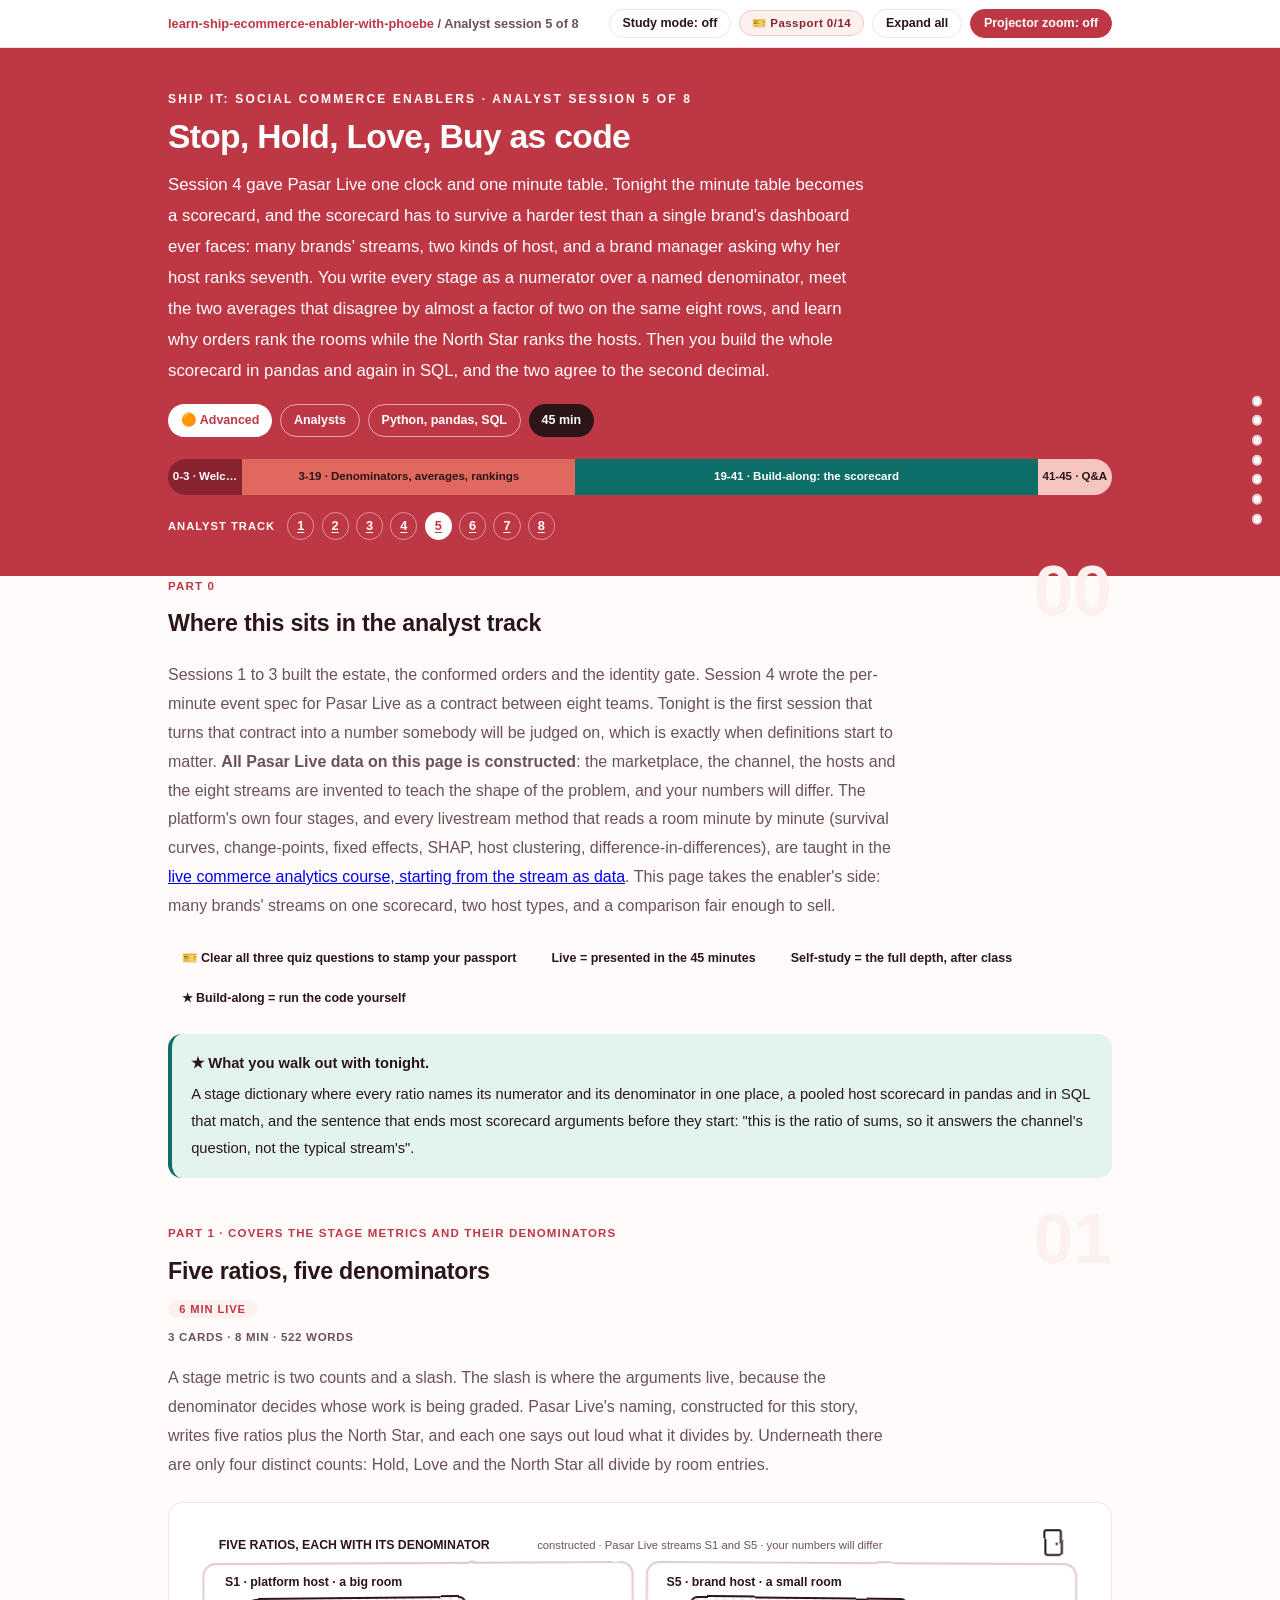
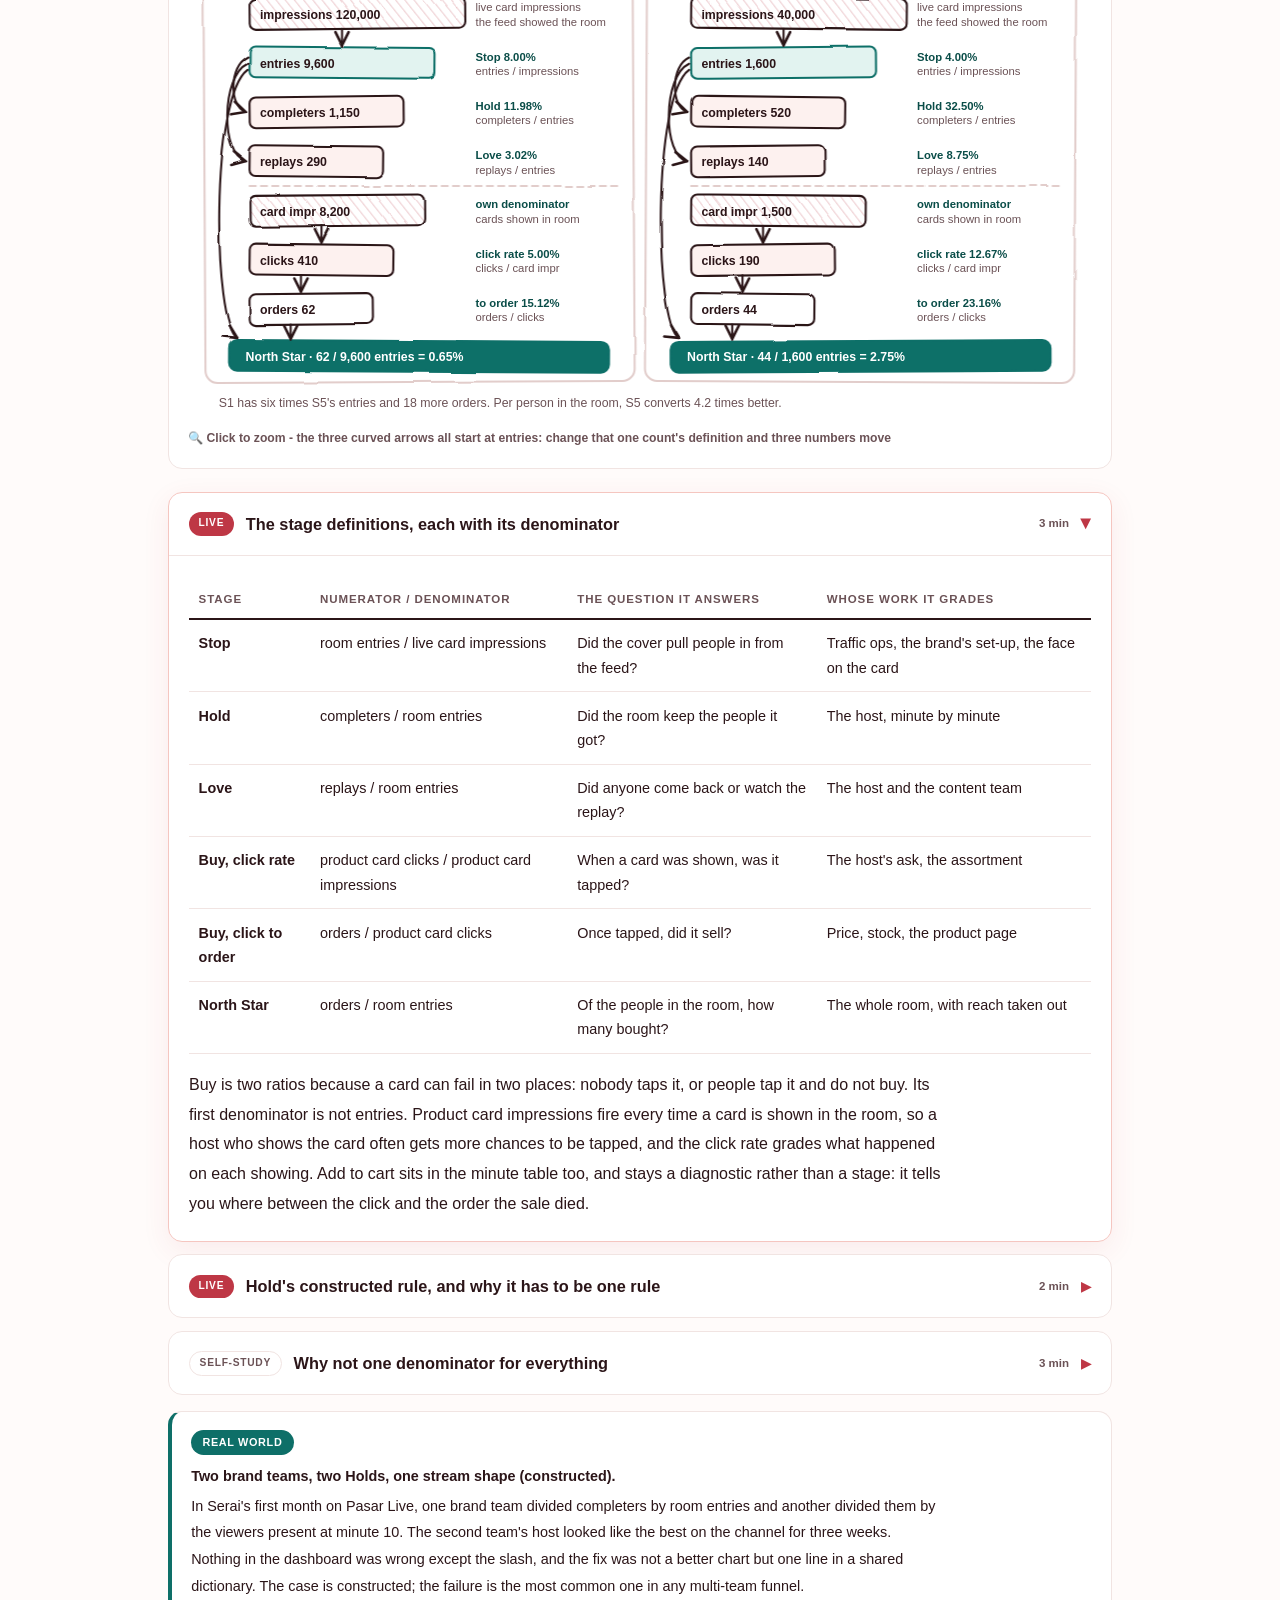
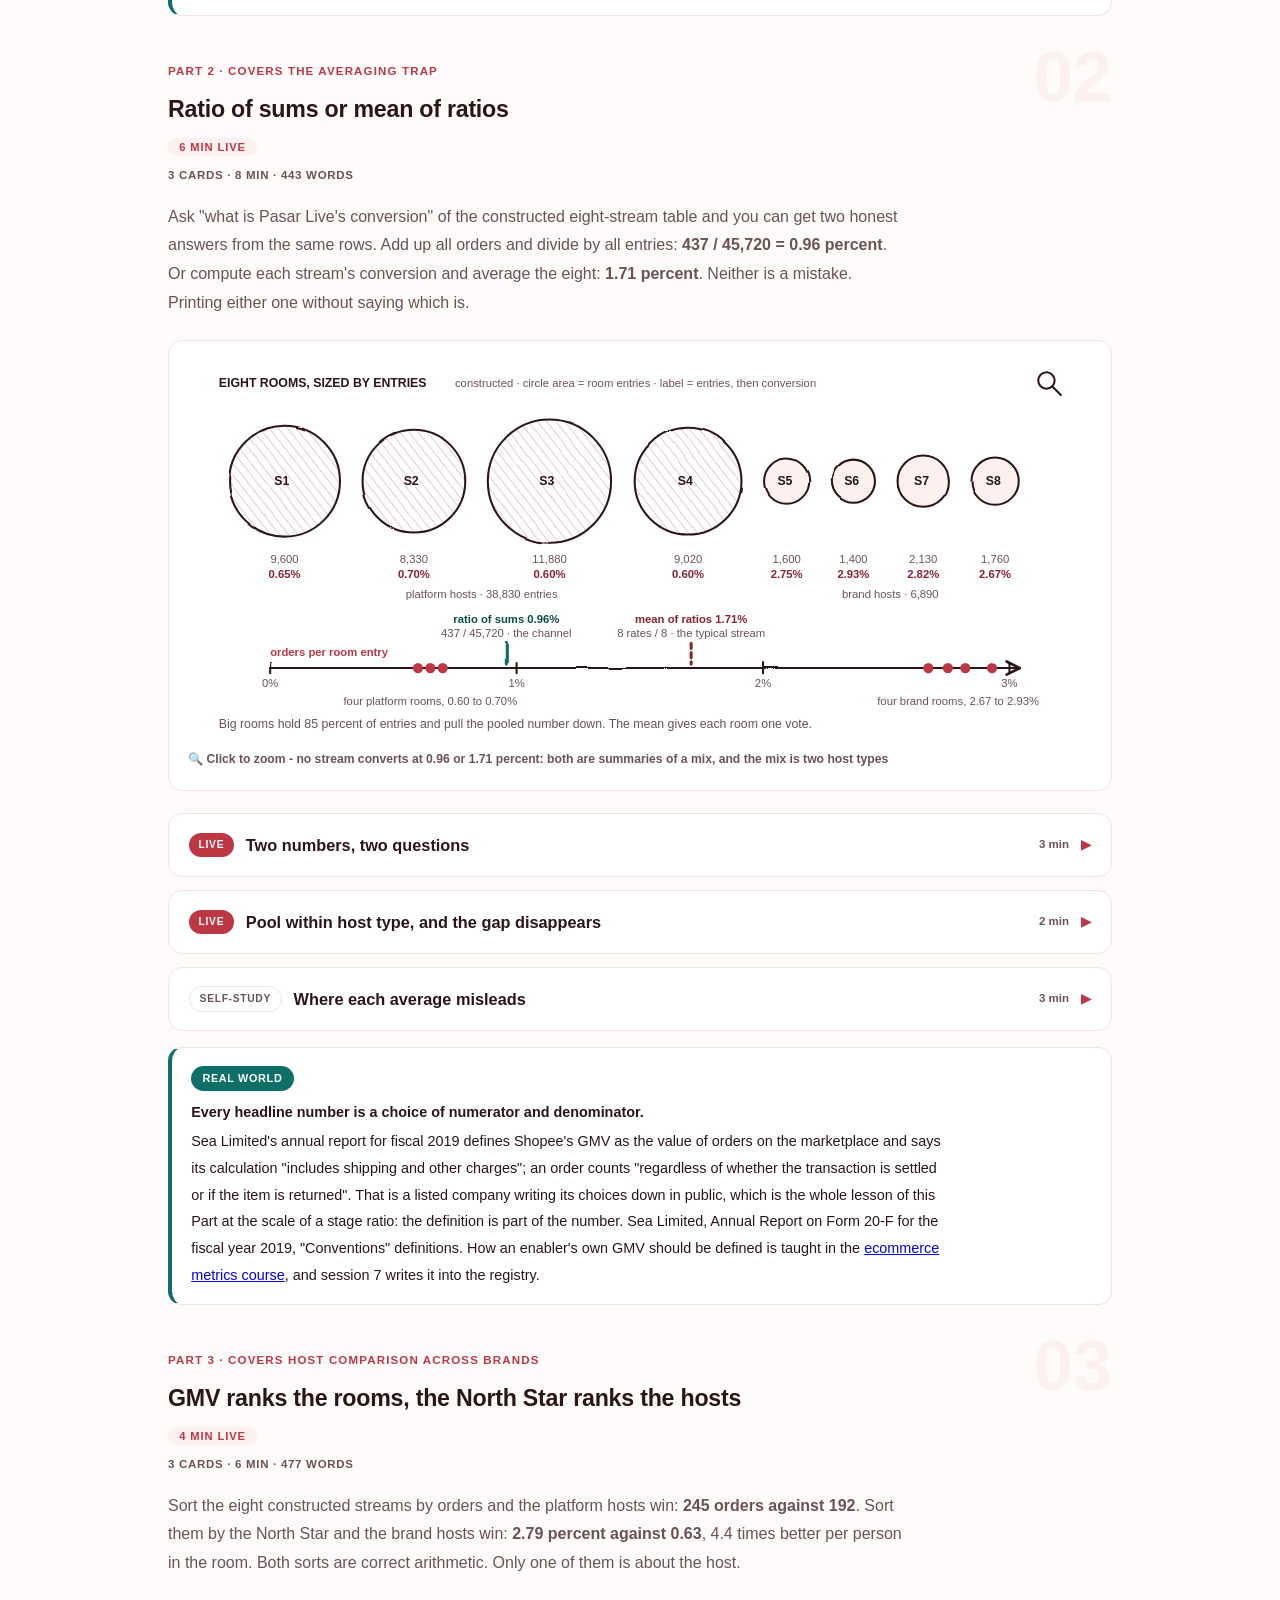
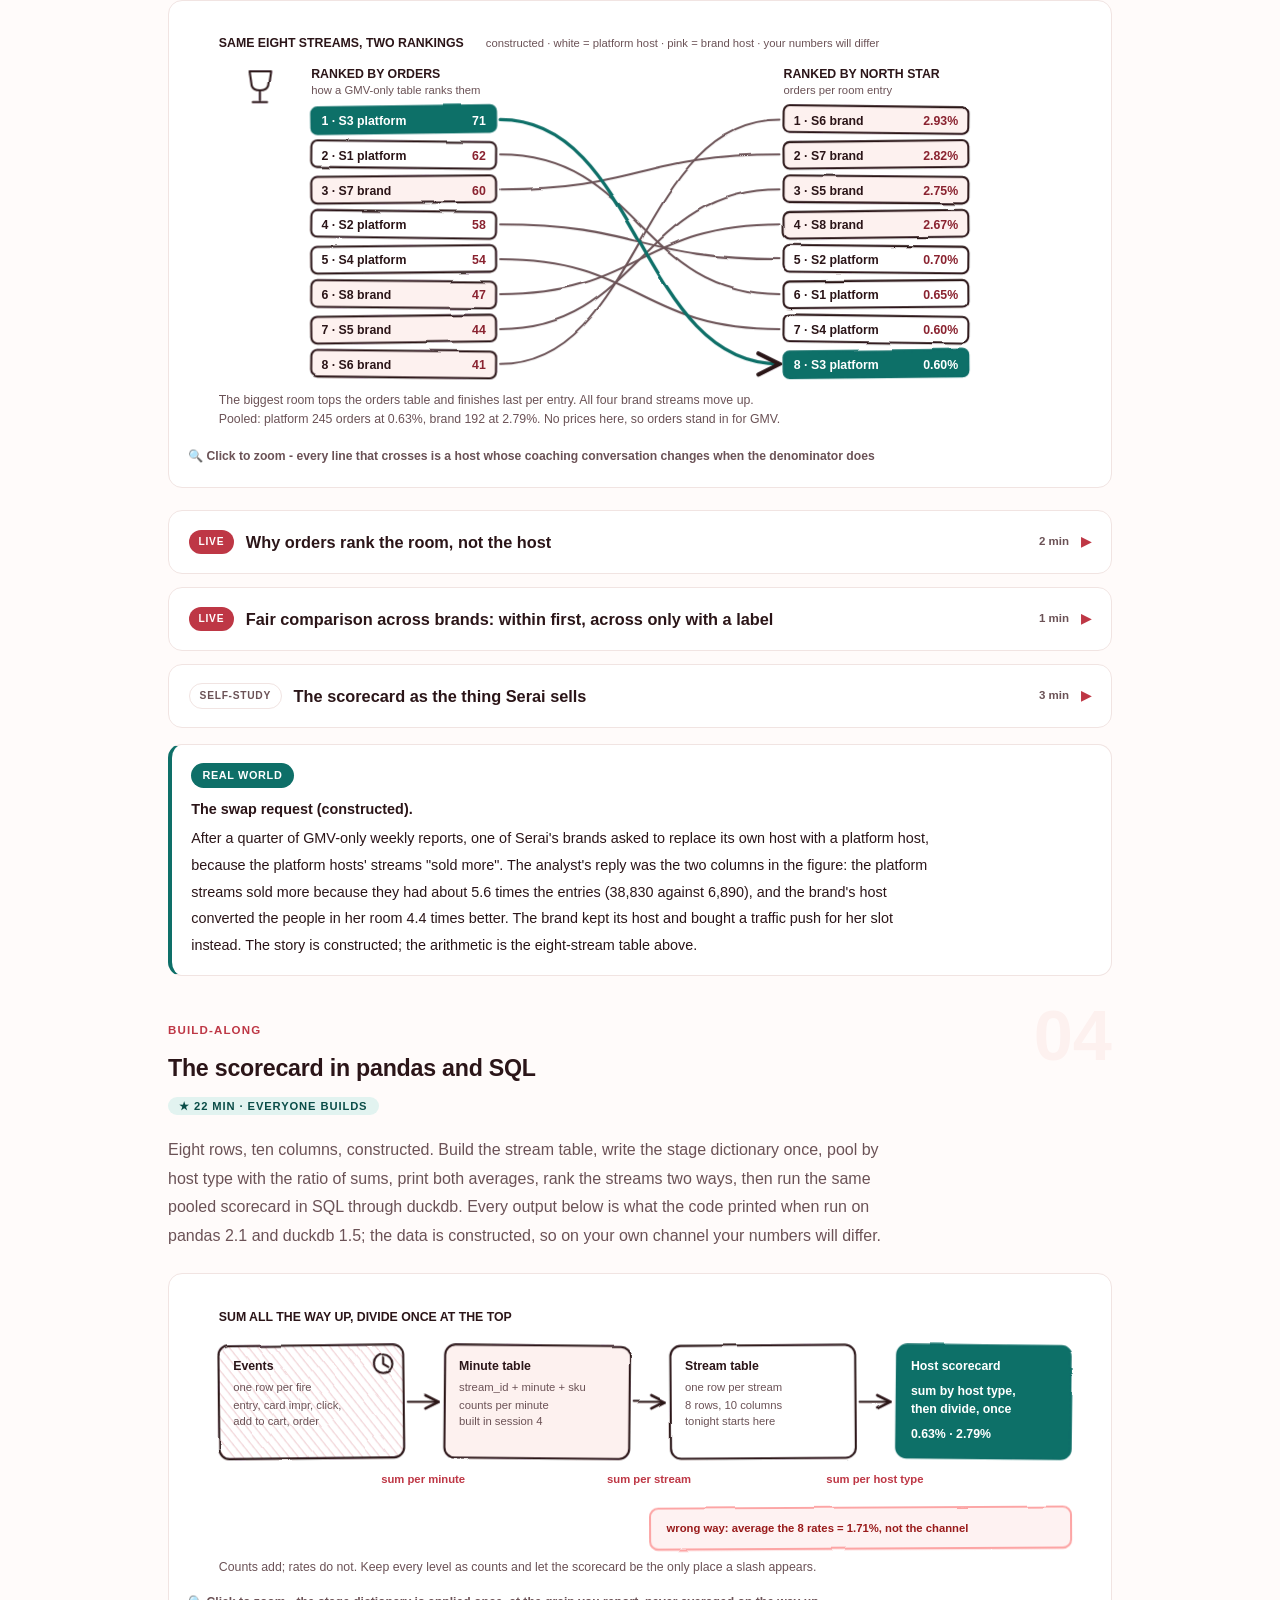
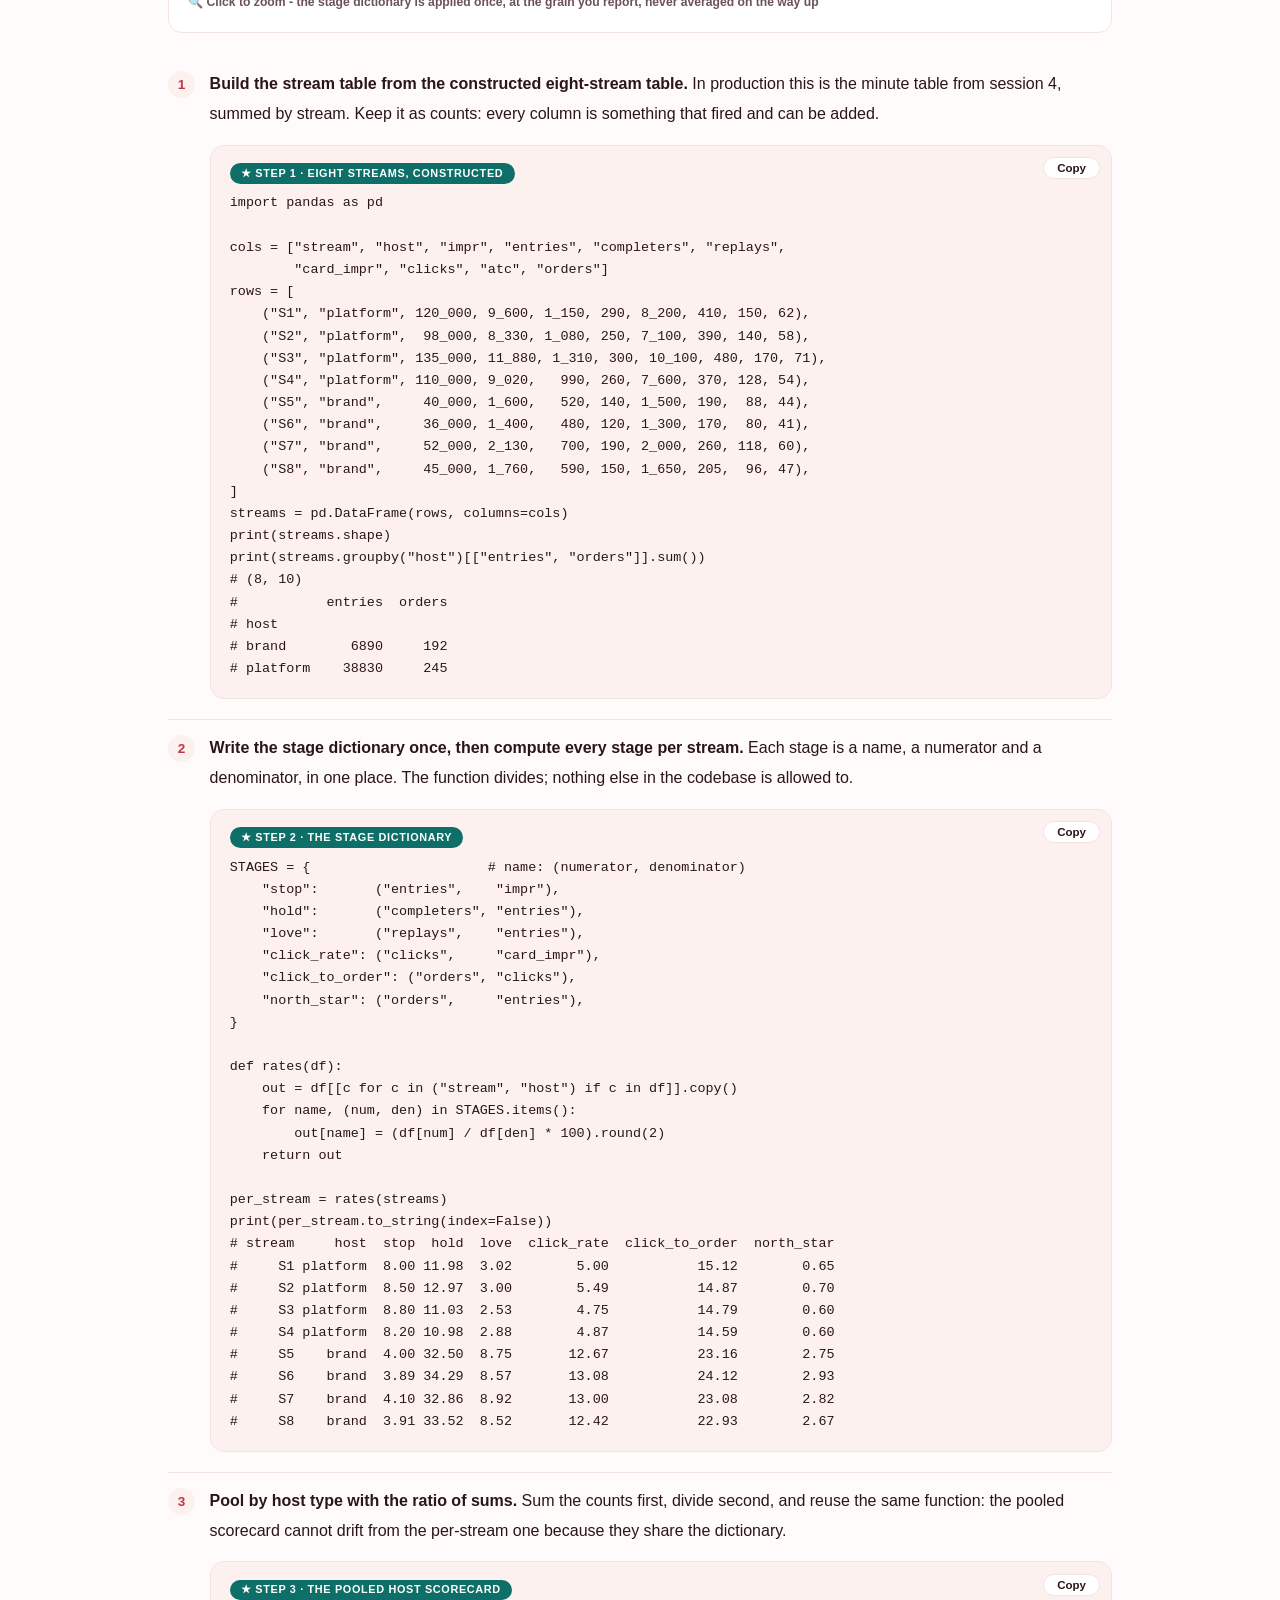
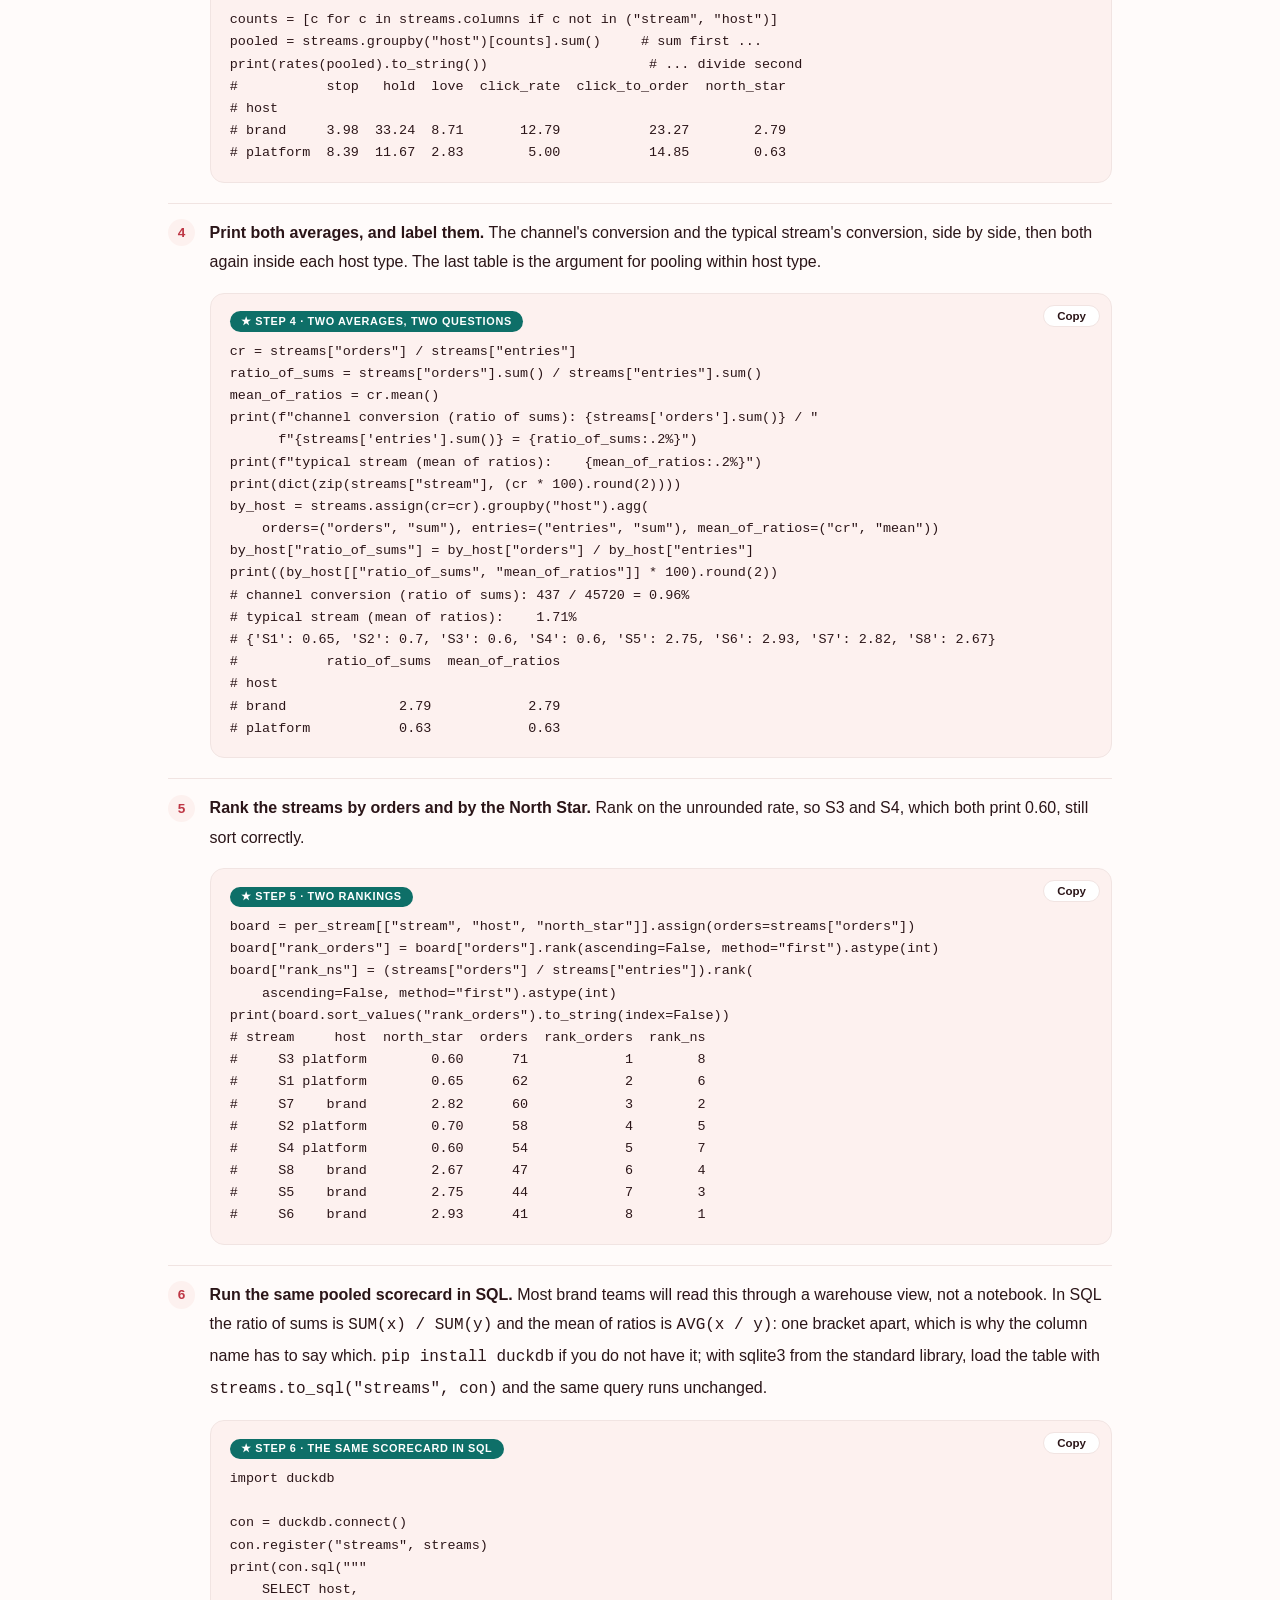
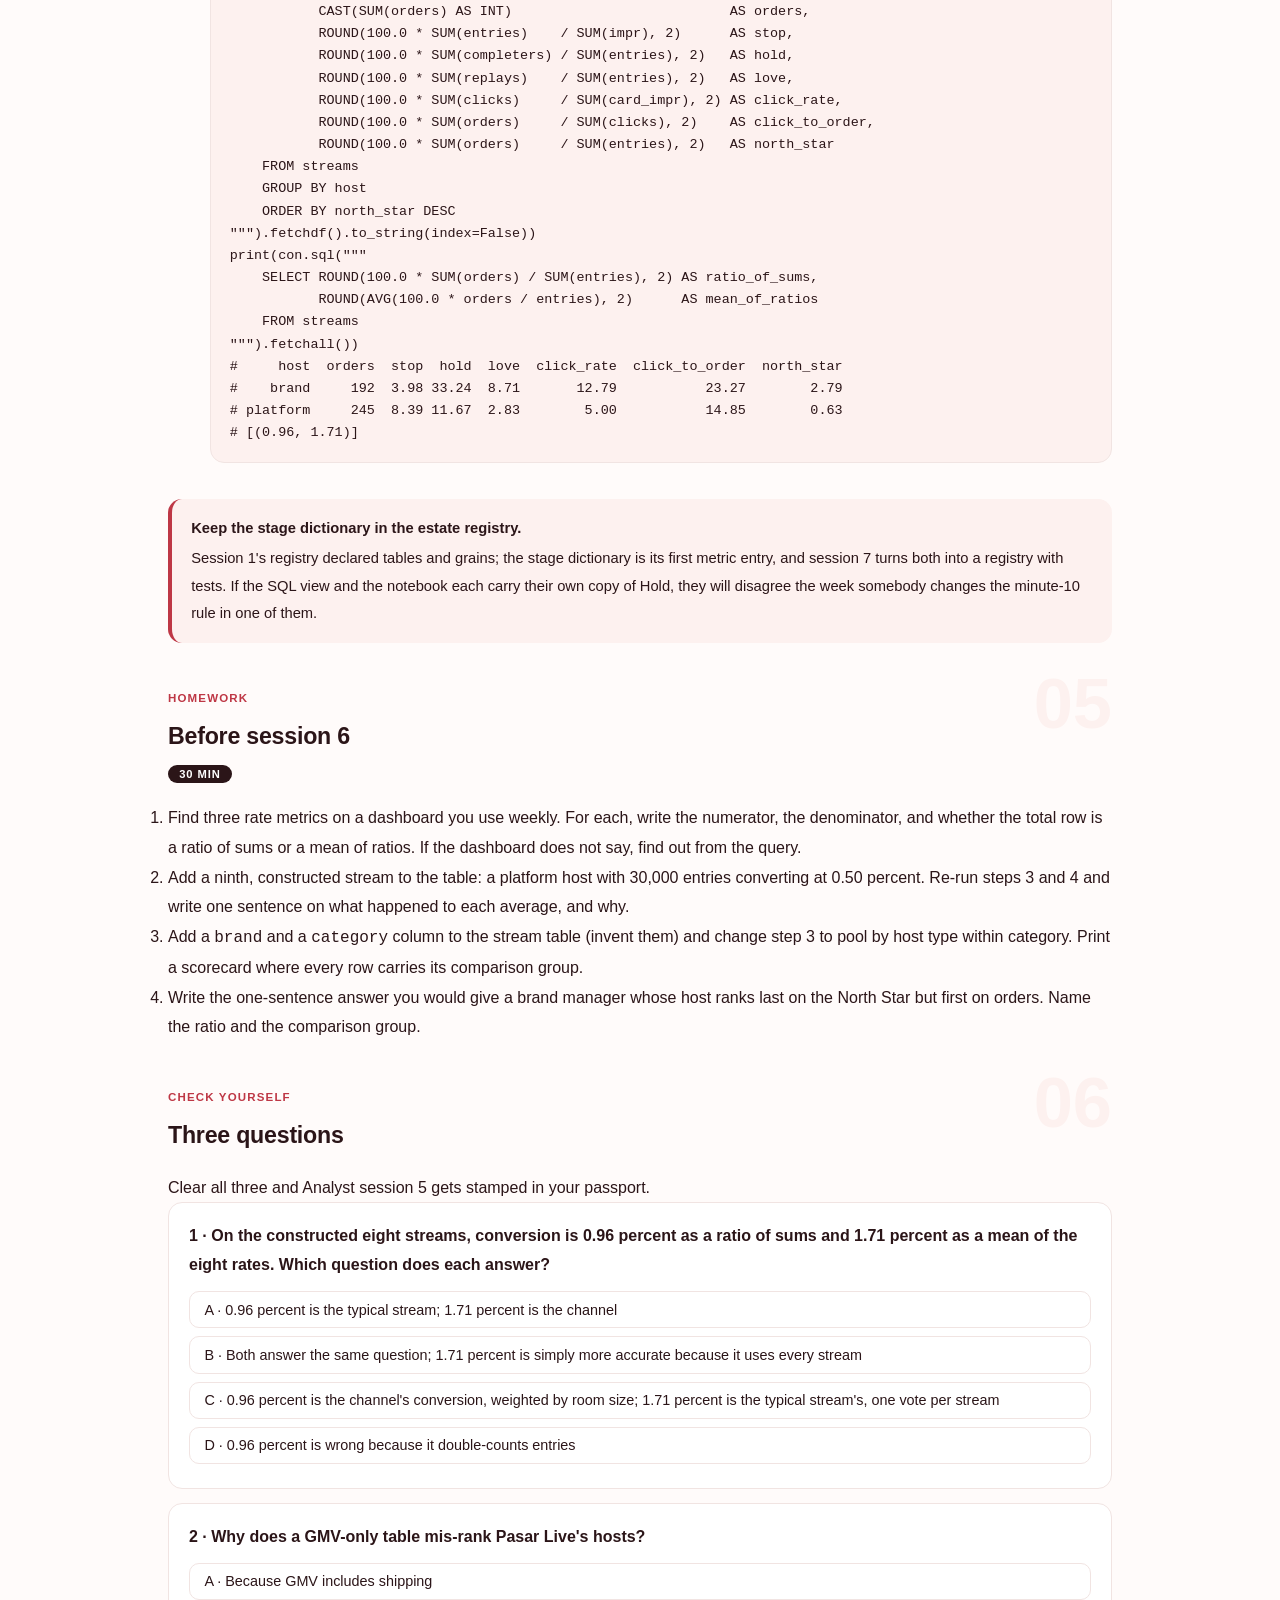
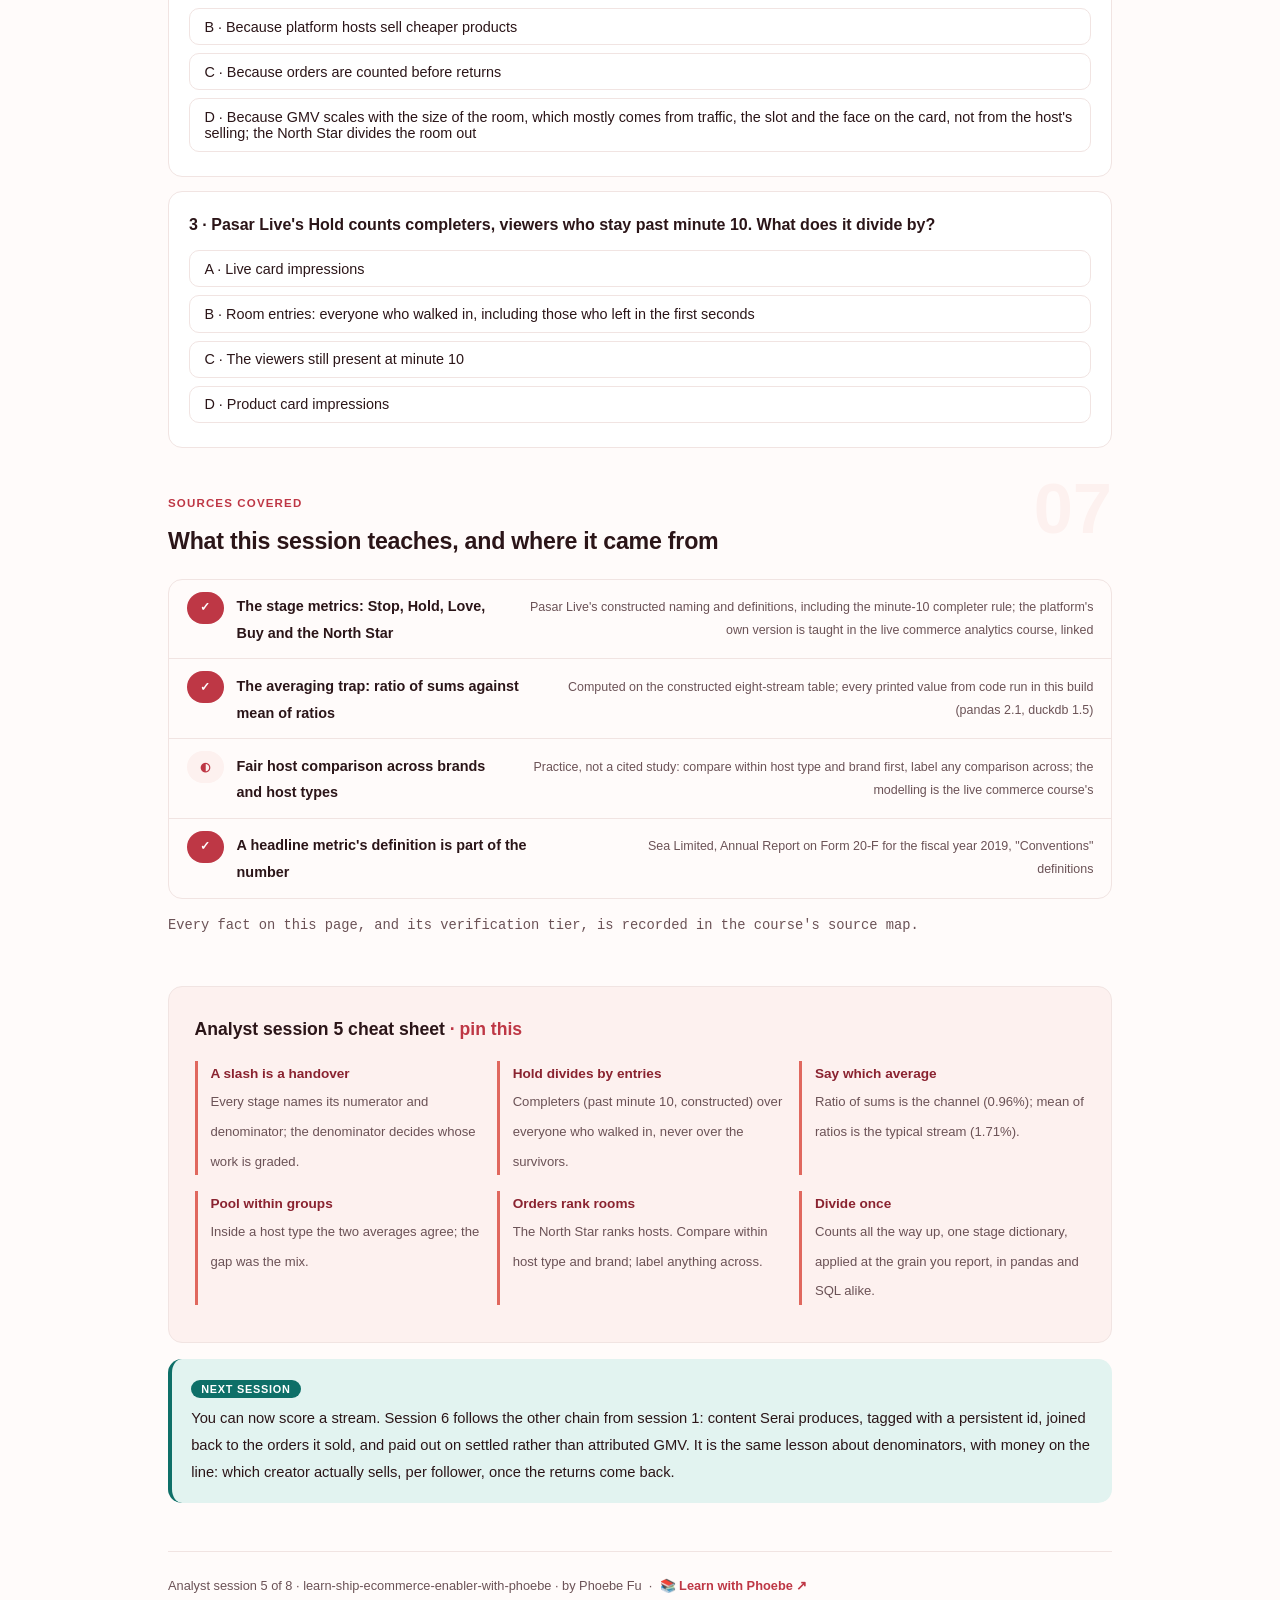
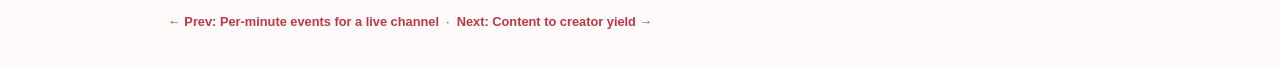
<file: courses/b5-stop-hold-love-buy.html>
<!DOCTYPE html>
<html lang="en">
<head>
<meta charset="UTF-8">
<meta name="viewport" content="width=device-width, initial-scale=1.0">
<!-- social:start -->
<meta name="description" content="Analyst session 5 of 8. Stop, Hold, Love, Buy and the North Star as code across many brands' streams and two host types: every ratio with its denominator, ratio of sums against mean of ratios, and a host scorecard in pandas and SQL on a constructed eight-stream table.">
<meta property="og:type" content="article">
<meta property="og:site_name" content="Learn with Phoebe">
<meta property="og:title" content="Stop, Hold, Love, Buy as code - learn ship ecommerce enabler with phoebe">
<meta property="og:description" content="Analyst session 5 of 8. Five ratios, five denominators, two averages that answer two different questions, and a host scorecard that GMV cannot rank. Constructed Pasar Live data, real code.">
<meta property="og:url" content="https://phoebefu6.github.io/learn-ship-ecommerce-enabler-with-phoebe/courses/b5-stop-hold-love-buy.html">
<meta property="og:image" content="https://phoebefu6.github.io/learn-ship-ecommerce-enabler-with-phoebe/assets/og-cover.png">
<meta property="og:image:width" content="1200">
<meta property="og:image:height" content="630">
<meta name="twitter:card" content="summary_large_image">
<meta name="twitter:title" content="Stop, Hold, Love, Buy as code - learn ship ecommerce enabler with phoebe">
<meta name="twitter:description" content="Analyst session 5 of 8. Five denominators, 0.96 against 1.71 percent, and why orders rank rooms while the North Star ranks hosts.">
<meta name="twitter:image" content="https://phoebefu6.github.io/learn-ship-ecommerce-enabler-with-phoebe/assets/og-cover.png">
<!-- social:end -->
<title>Analyst session 5 · Stop, Hold, Love, Buy as code - learn ship ecommerce enabler with phoebe</title>
<link rel="stylesheet" href="../assets/style.css?v=22">
</head>
<body>

<div class="toolbar">
  <div class="wrap">
    <span class="crumb"><a href="../index.html">learn-ship-ecommerce-enabler-with-phoebe</a> / Analyst session 5 of 8</span>
    <button class="btn" id="toggle-all" type="button">Expand all</button>
    <button class="btn primary" id="zoom-toggle" type="button">Projector zoom: off</button>
  </div>
</div>

<header class="masthead">
  <div class="wrap">
    <div class="eyebrow">Ship It: Social Commerce Enablers · Analyst session 5 of 8</div>
    <h1>Stop, Hold, Love, Buy <span class="accent">as code</span></h1>
    <p class="sub">Session 4 gave Pasar Live one clock and one minute table. Tonight the minute table becomes a scorecard, and the scorecard has to survive a harder test than a single brand's dashboard ever faces: many brands' streams, two kinds of host, and a brand manager asking why her host ranks seventh. You write every stage as a numerator over a named denominator, meet the two averages that disagree by almost a factor of two on the same eight rows, and learn why orders rank the rooms while the North Star ranks the hosts. Then you build the whole scorecard in pandas and again in SQL, and the two agree to the second decimal.</p>
    <div class="chip-row">
      <span class="chip level">🟠 Advanced</span>
      <span class="chip audience">Analysts</span>
      <span class="chip audience">Python, pandas, SQL</span>
      <span class="chip time">45 min</span>
    </div>
    <div class="agenda">
      <span class="a1" style="flex:1">0-3 · Welcome</span>
      <span class="a2" style="flex:5">3-19 · Denominators, averages, rankings</span>
      <span class="a3" style="flex:7">19-41 · Build-along: the scorecard</span>
      <span class="a4" style="flex:1">41-45 · Q&amp;A</span>
    </div>
  </div>
</header>

<main class="wrap">

  <section class="section" id="intro">
    <div class="section-kicker">
      <span class="klabel">Part 0</span>
      <h2>Where this sits in the analyst track</h2>
    </div>
    <p class="lede">Sessions 1 to 3 built the estate, the conformed orders and the identity gate. Session 4 wrote the per-minute event spec for Pasar Live as a contract between eight teams. Tonight is the first session that turns that contract into a number somebody will be judged on, which is exactly when definitions start to matter. <strong>All Pasar Live data on this page is constructed</strong>: the marketplace, the channel, the hosts and the eight streams are invented to teach the shape of the problem, and your numbers will differ. The platform's own four stages, and every livestream method that reads a room minute by minute (survival curves, change-points, fixed effects, SHAP, host clustering, difference-in-differences), are taught in the <a href="https://phoebefu6.github.io/learn-live-commerce-analytics-with-phoebe/courses/b1-stream-as-data.html">live commerce analytics course, starting from the stream as data</a>. This page takes the enabler's side: many brands' streams on one scorecard, two host types, and a comparison fair enough to sell.</p>

    <div class="legend">
      <span class="pill">🎫 Clear all three quiz questions to stamp your passport</span>
      <span class="pill">Live = presented in the 45 minutes</span>
      <span class="pill">Self-study = the full depth, after class</span>
      <span class="pill">★ Build-along = run the code yourself</span>
    </div>

    <div class="callout win">
      <p><strong>★ What you walk out with tonight.</strong> A stage dictionary where every ratio names its numerator and its denominator in one place, a pooled host scorecard in pandas and in SQL that match, and the sentence that ends most scorecard arguments before they start: "this is the ratio of sums, so it answers the channel's question, not the typical stream's".</p>
    </div>
  </section>

  <section class="section" id="part-1">
    <div class="section-kicker">
      <span class="klabel">Part 1 · covers the stage metrics and their denominators</span>
      <h2>Five ratios, five denominators</h2>
      <span class="tag concept">6 min live</span>
    </div>
    <p class="lede">A stage metric is two counts and a slash. The slash is where the arguments live, because the denominator decides whose work is being graded. Pasar Live's naming, constructed for this story, writes five ratios plus the North Star, and each one says out loud what it divides by. Underneath there are only four distinct counts: Hold, Love and the North Star all divide by room entries.</p>

    <figure class="zoomable">
      <svg viewBox="0 0 880 482" xmlns="http://www.w3.org/2000/svg" role="img" aria-label="Two hand-drawn funnels from the constructed Pasar Live table. Left, stream S1, platform host: 120,000 live card impressions, 9,600 room entries, Stop 8.00 percent; 1,150 completers, Hold 11.98 percent; 290 replays, Love 3.02 percent; 8,200 product card impressions, 410 clicks, click rate 5.00 percent; 62 orders, click to order 15.12 percent; North Star 62 over 9,600 equals 0.65 percent. Right, stream S5, brand host: 40,000 impressions, 1,600 entries, Stop 4.00 percent; 520 completers, Hold 32.50 percent; 140 replays, Love 8.75 percent; 1,500 card impressions, 190 clicks, 12.67 percent; 44 orders, 23.16 percent; North Star 44 over 1,600 equals 2.75 percent. Curved arrows show Hold, Love and the North Star all dividing by entries.">
        <defs>
          <filter id="b5aSk" x="-3%" y="-3%" width="106%" height="106%"><feTurbulence type="fractalNoise" baseFrequency="0.02" numOctaves="2" seed="17" result="n"/><feDisplacementMap in="SourceGraphic" in2="n" scale="2.4" xChannelSelector="R" yChannelSelector="G"/></filter>
          <pattern id="b5aHc" patternUnits="userSpaceOnUse" width="7" height="7" patternTransform="rotate(-38)"><line x1="0" y1="0" x2="0" y2="7" stroke="#BE3745" stroke-width="1" opacity=".5"/></pattern>
          <marker id="b5aAr" viewBox="0 0 10 10" refX="9" refY="5" markerWidth="8" markerHeight="8" orient="auto"><path d="M1 1 L9 5 L1 9" fill="none" stroke="#2B1518" stroke-width="1.6" stroke-linecap="round"/></marker>
        </defs>
        <style>
          .b5aH { font: 800 12px Inter, -apple-system, "Segoe UI", Arial, sans-serif; fill: #2B1518; }
          .b5aL { font: 600 12px Inter, -apple-system, "Segoe UI", Arial, sans-serif; fill: #2B1518; }
          .b5aS { font: 400 11px Inter, -apple-system, "Segoe UI", Arial, sans-serif; fill: #6B5256; }
          .b5aB { font: 800 11px Inter, -apple-system, "Segoe UI", Arial, sans-serif; fill: #0A4D48; }
          .b5aW { font: 800 12px Inter, -apple-system, "Segoe UI", Arial, sans-serif; fill: #FFFFFF; }
          .b5aN { font: 400 12px Inter, -apple-system, "Segoe UI", Arial, sans-serif; fill: #6B5256; }
        </style>

        <text class="b5aH" x="30" y="26">FIVE RATIOS, EACH WITH ITS DENOMINATOR</text>
        <text class="b5aS" x="340" y="26">constructed · Pasar Live streams S1 and S5 · your numbers will differ</text>

        <g filter="url(#b5aSk)" fill="none" stroke="#2B1518" stroke-width="2" stroke-linecap="round" stroke-linejoin="round">
          <!-- panels -->
          <rect x="16" y="40" width="418" height="408" rx="12" transform="rotate(-0.3 225 244)" fill="#FFFFFF" stroke="#E2CDCB"/>
          <rect x="446" y="40" width="418" height="408" rx="12" transform="rotate(0.3 655 244)" fill="#FFFFFF" stroke="#E2CDCB"/>
          <!-- door doodle -->
          <rect x="834" y="8" width="16" height="24" rx="2"/>
          <path d="M846 21 L846 21.5"/>

          <!-- left funnel, S1 -->
          <rect x="60" y="74" width="210" height="30" rx="6" transform="rotate(-0.6 165 89)" fill="url(#b5aHc)"/>
          <rect x="60" y="122" width="180" height="30" rx="6" transform="rotate(0.5 150 137)" fill="#E2F3F0" stroke="#0E6F68"/>
          <rect x="60" y="170" width="150" height="30" rx="6" transform="rotate(-0.7 135 185)" fill="#FDF1EF"/>
          <rect x="60" y="218" width="130" height="30" rx="6" transform="rotate(0.6 125 233)" fill="#FDF1EF"/>
          <path d="M60 257 L420 257" stroke="#E2CDCB" stroke-dasharray="6 5"/>
          <rect x="60" y="266" width="170" height="30" rx="6" transform="rotate(-0.5 145 281)" fill="url(#b5aHc)"/>
          <rect x="60" y="314" width="140" height="30" rx="6" transform="rotate(0.7 130 329)" fill="#FDF1EF"/>
          <rect x="60" y="362" width="120" height="30" rx="6" transform="rotate(-0.6 120 377)" fill="#FFFFFF"/>
          <rect x="40" y="408" width="370" height="30" rx="8" transform="rotate(0.3 225 423)" fill="#0E6F68" stroke="#0E6F68"/>
          <path d="M150 104 L150 120" marker-end="url(#b5aAr)"/>
          <path d="M130 296 L130 312" marker-end="url(#b5aAr)"/>
          <path d="M110 344 L110 360" marker-end="url(#b5aAr)"/>
          <path d="M100 392 L100 406" marker-end="url(#b5aAr)"/>
          <path d="M58 132 C40 140 40 180 56 185" marker-end="url(#b5aAr)"/>
          <path d="M58 138 C32 150 32 228 56 233" marker-end="url(#b5aAr)"/>
          <path d="M58 144 C22 170 24 390 48 405" marker-end="url(#b5aAr)"/>

          <!-- right funnel, S5 -->
          <rect x="490" y="74" width="210" height="30" rx="6" transform="rotate(0.6 595 89)" fill="url(#b5aHc)"/>
          <rect x="490" y="122" width="180" height="30" rx="6" transform="rotate(-0.5 580 137)" fill="#E2F3F0" stroke="#0E6F68"/>
          <rect x="490" y="170" width="150" height="30" rx="6" transform="rotate(0.7 565 185)" fill="#FDF1EF"/>
          <rect x="490" y="218" width="130" height="30" rx="6" transform="rotate(-0.6 555 233)" fill="#FDF1EF"/>
          <path d="M490 257 L850 257" stroke="#E2CDCB" stroke-dasharray="6 5"/>
          <rect x="490" y="266" width="170" height="30" rx="6" transform="rotate(0.5 575 281)" fill="url(#b5aHc)"/>
          <rect x="490" y="314" width="140" height="30" rx="6" transform="rotate(-0.7 560 329)" fill="#FDF1EF"/>
          <rect x="490" y="362" width="120" height="30" rx="6" transform="rotate(0.6 550 377)" fill="#FFFFFF"/>
          <rect x="470" y="408" width="370" height="30" rx="8" transform="rotate(-0.3 655 423)" fill="#0E6F68" stroke="#0E6F68"/>
          <path d="M580 104 L580 120" marker-end="url(#b5aAr)"/>
          <path d="M560 296 L560 312" marker-end="url(#b5aAr)"/>
          <path d="M540 344 L540 360" marker-end="url(#b5aAr)"/>
          <path d="M530 392 L530 406" marker-end="url(#b5aAr)"/>
          <path d="M488 132 C470 140 470 180 486 185" marker-end="url(#b5aAr)"/>
          <path d="M488 138 C462 150 462 228 486 233" marker-end="url(#b5aAr)"/>
          <path d="M488 144 C452 170 454 390 478 405" marker-end="url(#b5aAr)"/>
        </g>

        <text class="b5aH" x="36" y="62">S1 · platform host · a big room</text>
        <text class="b5aH" x="466" y="62">S5 · brand host · a small room</text>

        <text class="b5aL" x="70" y="94">impressions 120,000</text>
        <text class="b5aL" x="70" y="142">entries 9,600</text>
        <text class="b5aL" x="70" y="190">completers 1,150</text>
        <text class="b5aL" x="70" y="238">replays 290</text>
        <text class="b5aL" x="70" y="286">card impr 8,200</text>
        <text class="b5aL" x="70" y="334">clicks 410</text>
        <text class="b5aL" x="70" y="382">orders 62</text>

        <text class="b5aS" x="280" y="87">live card impressions</text>
        <text class="b5aS" x="280" y="101">the feed showed the room</text>
        <text class="b5aB" x="280" y="135">Stop 8.00%</text>
        <text class="b5aS" x="280" y="149">entries / impressions</text>
        <text class="b5aB" x="280" y="183">Hold 11.98%</text>
        <text class="b5aS" x="280" y="197">completers / entries</text>
        <text class="b5aB" x="280" y="231">Love 3.02%</text>
        <text class="b5aS" x="280" y="245">replays / entries</text>
        <text class="b5aB" x="280" y="279">own denominator</text>
        <text class="b5aS" x="280" y="293">cards shown in room</text>
        <text class="b5aB" x="280" y="327">click rate 5.00%</text>
        <text class="b5aS" x="280" y="341">clicks / card impr</text>
        <text class="b5aB" x="280" y="375">to order 15.12%</text>
        <text class="b5aS" x="280" y="389">orders / clicks</text>
        <text class="b5aW" x="56" y="428">North Star · 62 / 9,600 entries = 0.65%</text>

        <text class="b5aL" x="500" y="94">impressions 40,000</text>
        <text class="b5aL" x="500" y="142">entries 1,600</text>
        <text class="b5aL" x="500" y="190">completers 520</text>
        <text class="b5aL" x="500" y="238">replays 140</text>
        <text class="b5aL" x="500" y="286">card impr 1,500</text>
        <text class="b5aL" x="500" y="334">clicks 190</text>
        <text class="b5aL" x="500" y="382">orders 44</text>

        <text class="b5aS" x="710" y="87">live card impressions</text>
        <text class="b5aS" x="710" y="101">the feed showed the room</text>
        <text class="b5aB" x="710" y="135">Stop 4.00%</text>
        <text class="b5aS" x="710" y="149">entries / impressions</text>
        <text class="b5aB" x="710" y="183">Hold 32.50%</text>
        <text class="b5aS" x="710" y="197">completers / entries</text>
        <text class="b5aB" x="710" y="231">Love 8.75%</text>
        <text class="b5aS" x="710" y="245">replays / entries</text>
        <text class="b5aB" x="710" y="279">own denominator</text>
        <text class="b5aS" x="710" y="293">cards shown in room</text>
        <text class="b5aB" x="710" y="327">click rate 12.67%</text>
        <text class="b5aS" x="710" y="341">clicks / card impr</text>
        <text class="b5aB" x="710" y="375">to order 23.16%</text>
        <text class="b5aS" x="710" y="389">orders / clicks</text>
        <text class="b5aW" x="486" y="428">North Star · 44 / 1,600 entries = 2.75%</text>

        <text class="b5aN" x="30" y="472">S1 has six times S5's entries and 18 more orders. Per person in the room, S5 converts 4.2 times better.</text>
      </svg>
      <figcaption>🔍 Click to zoom - the three curved arrows all start at entries: change that one count's definition and three numbers move</figcaption>
    </figure>

    <details class="card" open>
      <summary><span class="mode live">Live</span>The stage definitions, each with its denominator<span class="mini">3 min</span><span class="caret">▶</span></summary>
      <div class="body">
        <table class="clean">
          <thead><tr><th>Stage</th><th>Numerator / denominator</th><th>The question it answers</th><th>Whose work it grades</th></tr></thead>
          <tbody>
            <tr><td><strong>Stop</strong></td><td>room entries / live card impressions</td><td>Did the cover pull people in from the feed?</td><td>Traffic ops, the brand's set-up, the face on the card</td></tr>
            <tr><td><strong>Hold</strong></td><td>completers / room entries</td><td>Did the room keep the people it got?</td><td>The host, minute by minute</td></tr>
            <tr><td><strong>Love</strong></td><td>replays / room entries</td><td>Did anyone come back or watch the replay?</td><td>The host and the content team</td></tr>
            <tr><td><strong>Buy, click rate</strong></td><td>product card clicks / product card impressions</td><td>When a card was shown, was it tapped?</td><td>The host's ask, the assortment</td></tr>
            <tr><td><strong>Buy, click to order</strong></td><td>orders / product card clicks</td><td>Once tapped, did it sell?</td><td>Price, stock, the product page</td></tr>
            <tr><td><strong>North Star</strong></td><td>orders / room entries</td><td>Of the people in the room, how many bought?</td><td>The whole room, with reach taken out</td></tr>
          </tbody>
        </table>
        <p>Buy is two ratios because a card can fail in two places: nobody taps it, or people tap it and do not buy. Its first denominator is not entries. Product card impressions fire every time a card is shown in the room, so a host who shows the card often gets more chances to be tapped, and the click rate grades what happened on each showing. Add to cart sits in the minute table too, and stays a diagnostic rather than a stage: it tells you where between the click and the order the sale died.</p>
      </div>
    </details>

    <details class="card">
      <summary><span class="mode live">Live</span>Hold's constructed rule, and why it has to be one rule<span class="mini">2 min</span><span class="caret">▶</span></summary>
      <div class="body">
        <p>A completer, on Pasar Live, is a viewer who <strong>stays past minute 10</strong>. The rule is constructed for this story, and so is every rule like it on a real channel: somebody picked the minute. Hold then divides completers by <strong>room entries</strong>, every person who walked in, including the ones who left in the first ten seconds. That is the point of the ratio. Divide by the viewers still present at minute 10 instead and Hold becomes close to 100 percent by construction, because you have counted only the survivors.</p>
        <p>The enabler's twist is that Serai scores many brands' streams on one sheet, and their streams do not look alike. A 30-minute flash sale and a three-hour brand night both meet the same minute-10 line, and that is fine as long as it is the same line for every stream and the sheet says so. The moment one brand team counts "stayed past 5 minutes" because its streams are short, Hold stops being comparable across brands and nobody can see it. Write the rule once, in the stage dictionary, and let every report import it.</p>
      </div>
    </details>

    <details class="card">
      <summary><span class="mode self">Self-study</span>Why not one denominator for everything<span class="mini">3 min</span><span class="caret">▶</span></summary>
      <div class="body">
        <p>A single "orders per live card impression" would be tidy and would grade the wrong people. It folds Stop into the result, so the host with the famous face wins before saying a word. That number is fair for the traffic team, who own the impression, and unfair for a brand's product expert, who owns the room.</p>
        <p>Each stage divides by the count the previous team handed over. Traffic hands over impressions, the card turns them into entries, the host turns entries into completers and clicks, the product page turns clicks into orders. A denominator is a handover. Choosing one is choosing which team's output you start counting from, which is why the stage dictionary is a cross-team document before it is code.</p>
      </div>
    </details>

    <div class="callout example">
      <span class="ex-pill">Real world</span>
      <p><strong>Two brand teams, two Holds, one stream shape (constructed).</strong> In Serai's first month on Pasar Live, one brand team divided completers by room entries and another divided them by the viewers present at minute 10. The second team's host looked like the best on the channel for three weeks. Nothing in the dashboard was wrong except the slash, and the fix was not a better chart but one line in a shared dictionary. The case is constructed; the failure is the most common one in any multi-team funnel.</p>
    </div>
  </section>

  <section class="section" id="part-2">
    <div class="section-kicker">
      <span class="klabel">Part 2 · covers the averaging trap</span>
      <h2>Ratio of sums or mean of ratios</h2>
      <span class="tag concept">6 min live</span>
    </div>
    <p class="lede">Ask "what is Pasar Live's conversion" of the constructed eight-stream table and you can get two honest answers from the same rows. Add up all orders and divide by all entries: <strong>437 / 45,720 = 0.96 percent</strong>. Or compute each stream's conversion and average the eight: <strong>1.71 percent</strong>. Neither is a mistake. Printing either one without saying which is.</p>

    <figure class="zoomable">
      <svg viewBox="0 0 880 368" xmlns="http://www.w3.org/2000/svg" role="img" aria-label="Eight hand-drawn circles, one per constructed Pasar Live stream, with area proportional to room entries. Platform streams S1 to S4 are large: 9,600, 8,330, 11,880 and 9,020 entries, converting 0.65, 0.70, 0.60 and 0.60 percent. Brand streams S5 to S8 are small: 1,600, 1,400, 2,130 and 1,760 entries, converting 2.75, 2.93, 2.82 and 2.67 percent. Below, a conversion axis from 0 to 3 percent with the eight rates as dots and two markers: ratio of sums 0.96 percent, 437 orders over 45,720 entries, and mean of ratios 1.71 percent.">
        <defs>
          <filter id="b5bSk" x="-3%" y="-3%" width="106%" height="106%"><feTurbulence type="fractalNoise" baseFrequency="0.02" numOctaves="2" seed="31" result="n"/><feDisplacementMap in="SourceGraphic" in2="n" scale="2.4" xChannelSelector="R" yChannelSelector="G"/></filter>
          <pattern id="b5bHc" patternUnits="userSpaceOnUse" width="7" height="7" patternTransform="rotate(-38)"><line x1="0" y1="0" x2="0" y2="7" stroke="#BE3745" stroke-width="1" opacity=".5"/></pattern>
          <marker id="b5bAr" viewBox="0 0 10 10" refX="9" refY="5" markerWidth="8" markerHeight="8" orient="auto"><path d="M1 1 L9 5 L1 9" fill="none" stroke="#2B1518" stroke-width="1.6" stroke-linecap="round"/></marker>
        </defs>
        <style>
          .b5bH { font: 800 12px Inter, -apple-system, "Segoe UI", Arial, sans-serif; fill: #2B1518; }
          .b5bL { font: 600 12px Inter, -apple-system, "Segoe UI", Arial, sans-serif; fill: #2B1518; }
          .b5bS { font: 400 11px Inter, -apple-system, "Segoe UI", Arial, sans-serif; fill: #6B5256; }
          .b5bB { font: 800 11px Inter, -apple-system, "Segoe UI", Arial, sans-serif; fill: #0A4D48; }
          .b5bV { font: 800 11px Inter, -apple-system, "Segoe UI", Arial, sans-serif; fill: #8A2330; }
          .b5bA { font: 700 11px Inter, -apple-system, "Segoe UI", Arial, sans-serif; fill: #BE3745; }
          .b5bN { font: 400 12px Inter, -apple-system, "Segoe UI", Arial, sans-serif; fill: #6B5256; }
        </style>

        <text class="b5bH" x="30" y="26">EIGHT ROOMS, SIZED BY ENTRIES</text>
        <text class="b5bS" x="260" y="26">constructed · circle area = room entries · label = entries, then conversion</text>

        <g filter="url(#b5bSk)" fill="none" stroke="#2B1518" stroke-width="2" stroke-linecap="round" stroke-linejoin="round">
          <!-- magnifier doodle -->
          <circle cx="836" cy="20" r="8"/>
          <path d="M842 26 L850 34"/>
          <!-- rooms -->
          <circle cx="94" cy="118" r="54" fill="url(#b5bHc)"/>
          <circle cx="220" cy="118" r="50" fill="url(#b5bHc)"/>
          <circle cx="352" cy="118" r="60" fill="url(#b5bHc)"/>
          <circle cx="487" cy="118" r="52" fill="url(#b5bHc)"/>
          <circle cx="583" cy="118" r="22" fill="#FDF1EF"/>
          <circle cx="648" cy="118" r="21" fill="#FDF1EF"/>
          <circle cx="716" cy="118" r="25" fill="#FDF1EF"/>
          <circle cx="786" cy="118" r="23" fill="#FDF1EF"/>
          <!-- axis -->
          <path d="M80 300 L810 300" marker-end="url(#b5bAr)"/>
          <path d="M80 295 L80 305"/>
          <path d="M320 295 L320 305"/>
          <path d="M560 295 L560 305"/>
          <path d="M800 295 L800 305"/>
          <!-- stream dots -->
          <circle cx="224" cy="300" r="4" fill="#BE3745" stroke="#BE3745"/>
          <circle cx="236" cy="300" r="4" fill="#BE3745" stroke="#BE3745"/>
          <circle cx="248" cy="300" r="4" fill="#BE3745" stroke="#BE3745"/>
          <circle cx="721" cy="300" r="4" fill="#BE3745" stroke="#BE3745"/>
          <circle cx="740" cy="300" r="4" fill="#BE3745" stroke="#BE3745"/>
          <circle cx="757" cy="300" r="4" fill="#BE3745" stroke="#BE3745"/>
          <circle cx="783" cy="300" r="4" fill="#BE3745" stroke="#BE3745"/>
          <!-- the two averages -->
          <path d="M310 276 L310 296" stroke="#0E6F68" stroke-width="3"/>
          <path d="M490 276 L490 296" stroke="#8A2330" stroke-width="3" stroke-dasharray="5 4"/>
        </g>

        <text class="b5bL" x="84" y="122">S1</text>
        <text class="b5bL" x="210" y="122">S2</text>
        <text class="b5bL" x="342" y="122">S3</text>
        <text class="b5bL" x="477" y="122">S4</text>
        <text class="b5bL" x="574" y="122">S5</text>
        <text class="b5bL" x="639" y="122">S6</text>
        <text class="b5bL" x="707" y="122">S7</text>
        <text class="b5bL" x="777" y="122">S8</text>

        <text class="b5bS" x="94" y="198" text-anchor="middle">9,600</text>
        <text class="b5bV" x="94" y="212" text-anchor="middle">0.65%</text>
        <text class="b5bS" x="220" y="198" text-anchor="middle">8,330</text>
        <text class="b5bV" x="220" y="212" text-anchor="middle">0.70%</text>
        <text class="b5bS" x="352" y="198" text-anchor="middle">11,880</text>
        <text class="b5bV" x="352" y="212" text-anchor="middle">0.60%</text>
        <text class="b5bS" x="487" y="198" text-anchor="middle">9,020</text>
        <text class="b5bV" x="487" y="212" text-anchor="middle">0.60%</text>
        <text class="b5bS" x="583" y="198" text-anchor="middle">1,600</text>
        <text class="b5bV" x="583" y="212" text-anchor="middle">2.75%</text>
        <text class="b5bS" x="648" y="198" text-anchor="middle">1,400</text>
        <text class="b5bV" x="648" y="212" text-anchor="middle">2.93%</text>
        <text class="b5bS" x="716" y="198" text-anchor="middle">2,130</text>
        <text class="b5bV" x="716" y="212" text-anchor="middle">2.82%</text>
        <text class="b5bS" x="786" y="198" text-anchor="middle">1,760</text>
        <text class="b5bV" x="786" y="212" text-anchor="middle">2.67%</text>

        <text class="b5bS" x="286" y="232" text-anchor="middle">platform hosts · 38,830 entries</text>
        <text class="b5bS" x="684" y="232" text-anchor="middle">brand hosts · 6,890</text>

        <text class="b5bA" x="80" y="288">orders per room entry</text>
        <text class="b5bB" x="310" y="256" text-anchor="middle">ratio of sums 0.96%</text>
        <text class="b5bS" x="310" y="270" text-anchor="middle">437 / 45,720 · the channel</text>
        <text class="b5bV" x="490" y="256" text-anchor="middle">mean of ratios 1.71%</text>
        <text class="b5bS" x="490" y="270" text-anchor="middle">8 rates / 8 · the typical stream</text>

        <text class="b5bS" x="80" y="318" text-anchor="middle">0%</text>
        <text class="b5bS" x="320" y="318" text-anchor="middle">1%</text>
        <text class="b5bS" x="560" y="318" text-anchor="middle">2%</text>
        <text class="b5bS" x="800" y="318" text-anchor="middle">3%</text>
        <text class="b5bS" x="236" y="336" text-anchor="middle">four platform rooms, 0.60 to 0.70%</text>
        <text class="b5bS" x="750" y="336" text-anchor="middle">four brand rooms, 2.67 to 2.93%</text>

        <text class="b5bN" x="30" y="358">Big rooms hold 85 percent of entries and pull the pooled number down. The mean gives each room one vote.</text>
      </svg>
      <figcaption>🔍 Click to zoom - no stream converts at 0.96 or 1.71 percent: both are summaries of a mix, and the mix is two host types</figcaption>
    </figure>

    <details class="card">
      <summary><span class="mode live">Live</span>Two numbers, two questions<span class="mini">3 min</span><span class="caret">▶</span></summary>
      <div class="body">
        <ul>
          <li><strong>Ratio of sums, 0.96 percent,</strong> answers the channel's question: of every person who walked into a Pasar Live room Serai ran, how many ordered? It weights every stream by its entries, so the four platform rooms, holding 38,830 of the 45,720 entries, set most of the answer. Finance, the brand's quarterly review and anything that multiplies by traffic want this one.</li>
          <li><strong>Mean of ratios, 1.71 percent,</strong> answers the typical stream's question: if you pick one of these eight streams, how does it tend to convert? Every stream gets one vote, whatever its size. A host coach planning next week, or a brand asking "what should a normal stream of ours do", wants this one.</li>
        </ul>
        <p>The rule is short: <strong>say which, every time</strong>. Put "pooled" or "average of streams" in the column name, not in a footnote. The two can differ by almost a factor of two on the same eight rows, and the reader cannot tell from the number which one you meant.</p>
      </div>
    </details>

    <details class="card">
      <summary><span class="mode live">Live</span>Pool within host type, and the gap disappears<span class="mini">2 min</span><span class="caret">▶</span></summary>
      <div class="body">
        <p>Split the eight streams by host type and compute both averages inside each group. In the build-along below, the code prints the same value both ways for each type: platform <strong>0.63 percent</strong> either way, brand <strong>2.79 percent</strong> either way. Inside a host type the rooms are similar in size and in conversion, so the weighting hardly matters. The whole gap between 0.96 and 1.71 came from mixing two populations that behave differently.</p>
        <p>That is the practical rule for a scorecard: pool with the ratio of sums, and pool within the groups that are meant to be compared, host type first. A channel-wide number is still worth printing for the channel's own question. It is not a benchmark for any host.</p>
      </div>
    </details>

    <details class="card">
      <summary><span class="mode self">Self-study</span>Where each average misleads<span class="mini">3 min</span><span class="caret">▶</span></summary>
      <div class="body">
        <p>The ratio of sums can be captured by one room. Add a single platform stream with ten times S3's traffic to the table and the channel's conversion would sit almost exactly on that one stream's rate, whatever the other eight did. When one row dominates the denominator, a pooled number is mostly a report on that row.</p>
        <p>The mean of ratios has the opposite weakness: a tiny room gets the same vote as a huge one. A hypothetical test stream with 40 entries and 3 orders would convert at 7.5 percent and pull the mean up on its own. The usual defence is a minimum room size for a stream to count in the mean, and that threshold is one more definition to write down once. Both failure modes are why the stage dictionary carries the aggregation rule next to the ratio. Breaking a metric into its parts to see which one moved is taught in the <a href="https://phoebefu6.github.io/learn-metric-decomposition-with-phoebe/">metric decomposition course</a>.</p>
      </div>
    </details>

    <div class="callout example">
      <span class="ex-pill">Real world</span>
      <p><strong>Every headline number is a choice of numerator and denominator.</strong> Sea Limited's annual report for fiscal 2019 defines Shopee's GMV as the value of orders on the marketplace and says its calculation "includes shipping and other charges"; an order counts "regardless of whether the transaction is settled or if the item is returned". That is a listed company writing its choices down in public, which is the whole lesson of this Part at the scale of a stage ratio: the definition is part of the number. Sea Limited, Annual Report on Form 20-F for the fiscal year 2019, "Conventions" definitions. How an enabler's own GMV should be defined is taught in the <a href="https://phoebefu6.github.io/learn-ecommerce-metrics-with-phoebe/courses/a1-the-gmv-equation.html">ecommerce metrics course</a>, and session 7 writes it into the registry.</p>
    </div>
  </section>

  <section class="section" id="part-3">
    <div class="section-kicker">
      <span class="klabel">Part 3 · covers host comparison across brands</span>
      <h2>GMV ranks the rooms, the North Star ranks the hosts</h2>
      <span class="tag concept">4 min live</span>
    </div>
    <p class="lede">Sort the eight constructed streams by orders and the platform hosts win: <strong>245 orders against 192</strong>. Sort them by the North Star and the brand hosts win: <strong>2.79 percent against 0.63</strong>, 4.4 times better per person in the room. Both sorts are correct arithmetic. Only one of them is about the host.</p>

    <figure class="zoomable">
      <svg viewBox="0 0 880 404" xmlns="http://www.w3.org/2000/svg" role="img" aria-label="Two hand-drawn ranked columns of the eight constructed streams joined by crossing lines. Left, ranked by orders: S3 71, S1 62, S7 60, S2 58, S4 54, S8 47, S5 44, S6 41. Right, ranked by North Star: S6 2.93 percent, S7 2.82, S5 2.75, S8 2.67, S2 0.70, S1 0.65, S4 0.60, S3 0.60. S3 goes from first to last, drawn in teal. Every brand stream moves up.">
        <defs>
          <filter id="b5cSk" x="-3%" y="-3%" width="106%" height="106%"><feTurbulence type="fractalNoise" baseFrequency="0.02" numOctaves="2" seed="47" result="n"/><feDisplacementMap in="SourceGraphic" in2="n" scale="2.4" xChannelSelector="R" yChannelSelector="G"/></filter>
          <pattern id="b5cHc" patternUnits="userSpaceOnUse" width="7" height="7" patternTransform="rotate(-38)"><line x1="0" y1="0" x2="0" y2="7" stroke="#BE3745" stroke-width="1" opacity=".5"/></pattern>
          <marker id="b5cAr" viewBox="0 0 10 10" refX="9" refY="5" markerWidth="8" markerHeight="8" orient="auto"><path d="M1 1 L9 5 L1 9" fill="none" stroke="#2B1518" stroke-width="1.6" stroke-linecap="round"/></marker>
        </defs>
        <style>
          .b5cH { font: 800 12px Inter, -apple-system, "Segoe UI", Arial, sans-serif; fill: #2B1518; }
          .b5cL { font: 600 12px Inter, -apple-system, "Segoe UI", Arial, sans-serif; fill: #2B1518; }
          .b5cS { font: 400 11px Inter, -apple-system, "Segoe UI", Arial, sans-serif; fill: #6B5256; }
          .b5cV { font: 800 12px Inter, -apple-system, "Segoe UI", Arial, sans-serif; fill: #8A2330; }
          .b5cW { font: 800 12px Inter, -apple-system, "Segoe UI", Arial, sans-serif; fill: #FFFFFF; }
          .b5cN { font: 400 12px Inter, -apple-system, "Segoe UI", Arial, sans-serif; fill: #6B5256; }
        </style>

        <text class="b5cH" x="30" y="26">SAME EIGHT STREAMS, TWO RANKINGS</text>
        <text class="b5cS" x="290" y="26">constructed · white = platform host · pink = brand host · your numbers will differ</text>

        <text class="b5cH" x="120" y="56">RANKED BY ORDERS</text>
        <text class="b5cS" x="120" y="72">how a GMV-only table ranks them</text>
        <text class="b5cH" x="580" y="56">RANKED BY NORTH STAR</text>
        <text class="b5cS" x="580" y="72">orders per room entry</text>

        <g filter="url(#b5cSk)" fill="none" stroke="#2B1518" stroke-width="2" stroke-linecap="round" stroke-linejoin="round">
          <!-- trophy doodle -->
          <path d="M60 50 L80 50 L78 64 C76 70 64 70 62 64 Z"/>
          <path d="M70 70 L70 78 M63 80 L77 80"/>
          <!-- left column -->
          <rect x="120" y="84" width="180" height="26" rx="6" transform="rotate(-0.8 210 97)" fill="#0E6F68" stroke="#0E6F68"/>
          <rect x="120" y="118" width="180" height="26" rx="6" transform="rotate(0.6 210 131)" fill="#FFFFFF"/>
          <rect x="120" y="152" width="180" height="26" rx="6" transform="rotate(-0.5 210 165)" fill="#FDF1EF"/>
          <rect x="120" y="186" width="180" height="26" rx="6" transform="rotate(0.7 210 199)" fill="#FFFFFF"/>
          <rect x="120" y="220" width="180" height="26" rx="6" transform="rotate(-0.6 210 233)" fill="#FFFFFF"/>
          <rect x="120" y="254" width="180" height="26" rx="6" transform="rotate(0.5 210 267)" fill="#FDF1EF"/>
          <rect x="120" y="288" width="180" height="26" rx="6" transform="rotate(-0.7 210 301)" fill="#FDF1EF"/>
          <rect x="120" y="322" width="180" height="26" rx="6" transform="rotate(0.6 210 335)" fill="#FDF1EF"/>
          <!-- right column -->
          <rect x="580" y="84" width="180" height="26" rx="6" transform="rotate(0.7 670 97)" fill="#FDF1EF"/>
          <rect x="580" y="118" width="180" height="26" rx="6" transform="rotate(-0.6 670 131)" fill="#FDF1EF"/>
          <rect x="580" y="152" width="180" height="26" rx="6" transform="rotate(0.5 670 165)" fill="#FDF1EF"/>
          <rect x="580" y="186" width="180" height="26" rx="6" transform="rotate(-0.7 670 199)" fill="#FDF1EF"/>
          <rect x="580" y="220" width="180" height="26" rx="6" transform="rotate(0.6 670 233)" fill="#FFFFFF"/>
          <rect x="580" y="254" width="180" height="26" rx="6" transform="rotate(-0.5 670 267)" fill="#FFFFFF"/>
          <rect x="580" y="288" width="180" height="26" rx="6" transform="rotate(0.8 670 301)" fill="#FFFFFF"/>
          <rect x="580" y="322" width="180" height="26" rx="6" transform="rotate(-0.6 670 335)" fill="#0E6F68" stroke="#0E6F68"/>
          <!-- crossing lines, left rank to right rank -->
          <path d="M304 131 C440 131 440 267 576 267" stroke="#6B5256"/>
          <path d="M304 165 C440 165 440 131 576 131" stroke="#6B5256"/>
          <path d="M304 199 C440 199 440 233 576 233" stroke="#6B5256"/>
          <path d="M304 233 C440 233 440 301 576 301" stroke="#6B5256"/>
          <path d="M304 267 C440 267 440 199 576 199" stroke="#6B5256"/>
          <path d="M304 301 C440 301 440 165 576 165" stroke="#6B5256"/>
          <path d="M304 335 C440 335 440 97 576 97" stroke="#6B5256"/>
          <path d="M304 97 C440 97 440 335 576 335" stroke="#0E6F68" stroke-width="3.2" marker-end="url(#b5cAr)"/>
        </g>

        <text class="b5cW" x="130" y="102">1 · S3 platform</text>
        <text class="b5cW" x="290" y="102" text-anchor="end">71</text>
        <text class="b5cL" x="130" y="136">2 · S1 platform</text>
        <text class="b5cV" x="290" y="136" text-anchor="end">62</text>
        <text class="b5cL" x="130" y="170">3 · S7 brand</text>
        <text class="b5cV" x="290" y="170" text-anchor="end">60</text>
        <text class="b5cL" x="130" y="204">4 · S2 platform</text>
        <text class="b5cV" x="290" y="204" text-anchor="end">58</text>
        <text class="b5cL" x="130" y="238">5 · S4 platform</text>
        <text class="b5cV" x="290" y="238" text-anchor="end">54</text>
        <text class="b5cL" x="130" y="272">6 · S8 brand</text>
        <text class="b5cV" x="290" y="272" text-anchor="end">47</text>
        <text class="b5cL" x="130" y="306">7 · S5 brand</text>
        <text class="b5cV" x="290" y="306" text-anchor="end">44</text>
        <text class="b5cL" x="130" y="340">8 · S6 brand</text>
        <text class="b5cV" x="290" y="340" text-anchor="end">41</text>

        <text class="b5cL" x="590" y="102">1 · S6 brand</text>
        <text class="b5cV" x="750" y="102" text-anchor="end">2.93%</text>
        <text class="b5cL" x="590" y="136">2 · S7 brand</text>
        <text class="b5cV" x="750" y="136" text-anchor="end">2.82%</text>
        <text class="b5cL" x="590" y="170">3 · S5 brand</text>
        <text class="b5cV" x="750" y="170" text-anchor="end">2.75%</text>
        <text class="b5cL" x="590" y="204">4 · S8 brand</text>
        <text class="b5cV" x="750" y="204" text-anchor="end">2.67%</text>
        <text class="b5cL" x="590" y="238">5 · S2 platform</text>
        <text class="b5cV" x="750" y="238" text-anchor="end">0.70%</text>
        <text class="b5cL" x="590" y="272">6 · S1 platform</text>
        <text class="b5cV" x="750" y="272" text-anchor="end">0.65%</text>
        <text class="b5cL" x="590" y="306">7 · S4 platform</text>
        <text class="b5cV" x="750" y="306" text-anchor="end">0.60%</text>
        <text class="b5cW" x="590" y="340">8 · S3 platform</text>
        <text class="b5cW" x="750" y="340" text-anchor="end">0.60%</text>

        <text class="b5cN" x="30" y="374">The biggest room tops the orders table and finishes last per entry. All four brand streams move up.</text>
        <text class="b5cN" x="30" y="392">Pooled: platform 245 orders at 0.63%, brand 192 at 2.79%. No prices here, so orders stand in for GMV.</text>
      </svg>
      <figcaption>🔍 Click to zoom - every line that crosses is a host whose coaching conversation changes when the denominator does</figcaption>
    </figure>

    <details class="card">
      <summary><span class="mode live">Live</span>Why orders rank the room, not the host<span class="mini">2 min</span><span class="caret">▶</span></summary>
      <div class="body">
        <p>Orders are entries times conversion. Entries come mostly from work the host did not do: the traffic push, the slot, the brand's following, the face on the card. S3 had the biggest room of the eight, 11,880 entries, and sold the most, 71 orders, while converting at 0.60 percent, the lowest on the table (S3 and S4 both print 0.60; S3 is lower in the third decimal). A GMV-only table books S3's host into prime slots, which makes the room bigger, which makes the GMV bigger. The loop feeds itself and never asks whether the host sold.</p>
        <p>The North Star divides the room out. It is not "better" than orders; it answers a different question. Orders answer "which room made money", and the brand's finance team is right to ask it. The North Star answers "who turns a room into buyers", and that is the question a host scorecard exists for.</p>
      </div>
    </details>

    <details class="card">
      <summary><span class="mode live">Live</span>Fair comparison across brands: within first, across only with a label<span class="mini">1 min</span><span class="caret">▶</span></summary>
      <div class="body">
        <p>Serai sees what no single brand sees: many brands' streams on one channel. That is the value and the trap. A beauty brand's host and a kitchenware brand's host face different baskets, prices and buyers; a platform host and a brand host face different rooms. The practice for a fair host comparison:</p>
        <ol>
          <li><strong>Compare within host type and within brand first.</strong> Rank a brand's hosts against each other, then platform hosts against platform hosts.</li>
          <li><strong>Across brands, stay within a category</strong>, and pool with the ratio of sums inside it.</li>
          <li><strong>Never rank across host type, brand or category without saying so on the chart.</strong> "Across host types" is a legitimate view for the channel; it is not a verdict on a person.</li>
        </ol>
        <p>Holding brand and category fixed properly, rather than by splitting the table, is a fixed-effects model and belongs to the live commerce analytics course linked at the top of the page.</p>
      </div>
    </details>

    <details class="card">
      <summary><span class="mode self">Self-study</span>The scorecard as the thing Serai sells<span class="mini">3 min</span><span class="caret">▶</span></summary>
      <div class="body">
        <p>A brand running its own streams sees its own rooms. Serai, running streams for 12 brands on Pasar Live (constructed), can tell a brand what a normal Hold looks like for a brand host in its category, which stage its host is losing, and which minute the room drained. That per-host scorecard, pooled within host type and category, with every stage's denominator on the sheet, is a service line, not a report. It is the "knowing" that the leader track prices.</p>
        <p>It only sells if it survives the brand manager's first question: "why does my host rank seventh?" The answer has to be one sentence about a named ratio and a named comparison group, for example "your host's Hold is below the pooled Hold for brand hosts in your category, and here is the minute the room drained", and never "the model says so". Every scorecard row should carry its comparison group as a column. Benchmarks across brands also carry an obligation: show a brand only pooled figures from others, never another brand's own rows.</p>
      </div>
    </details>

    <div class="callout example">
      <span class="ex-pill">Real world</span>
      <p><strong>The swap request (constructed).</strong> After a quarter of GMV-only weekly reports, one of Serai's brands asked to replace its own host with a platform host, because the platform hosts' streams "sold more". The analyst's reply was the two columns in the figure: the platform streams sold more because they had about 5.6 times the entries (38,830 against 6,890), and the brand's host converted the people in her room 4.4 times better. The brand kept its host and bought a traffic push for her slot instead. The story is constructed; the arithmetic is the eight-stream table above.</p>
    </div>
  </section>

  <section class="section" id="demo-1">
    <div class="section-kicker">
      <span class="klabel">Build-along</span>
      <h2>The scorecard in pandas and SQL</h2>
      <span class="tag demo">★ 22 min · everyone builds</span>
    </div>
    <p class="lede">Eight rows, ten columns, constructed. Build the stream table, write the stage dictionary once, pool by host type with the ratio of sums, print both averages, rank the streams two ways, then run the same pooled scorecard in SQL through duckdb. Every output below is what the code printed when run on pandas 2.1 and duckdb 1.5; the data is constructed, so on your own channel your numbers will differ.</p>

    <figure class="zoomable">
      <svg viewBox="0 0 880 280" xmlns="http://www.w3.org/2000/svg" role="img" aria-label="A hand-drawn pipeline of four boxes left to right. Events, one row per fire: entry, card impression, click, add to cart, order. Minute table, keyed by stream id, minute and SKU, built in session 4. Stream table, one row per stream, eight rows, where tonight starts. Host scorecard, in teal: sum by host type, then divide once. Under the arrows: sum per minute, sum per stream, sum per host type. A red panel warns that averaging per-stream rates upward gives the typical stream, 1.71 percent, not the channel.">
        <defs>
          <filter id="b5dSk" x="-3%" y="-3%" width="106%" height="106%"><feTurbulence type="fractalNoise" baseFrequency="0.02" numOctaves="2" seed="59" result="n"/><feDisplacementMap in="SourceGraphic" in2="n" scale="2.4" xChannelSelector="R" yChannelSelector="G"/></filter>
          <pattern id="b5dHc" patternUnits="userSpaceOnUse" width="7" height="7" patternTransform="rotate(-38)"><line x1="0" y1="0" x2="0" y2="7" stroke="#BE3745" stroke-width="1" opacity=".5"/></pattern>
          <marker id="b5dAr" viewBox="0 0 10 10" refX="9" refY="5" markerWidth="8" markerHeight="8" orient="auto"><path d="M1 1 L9 5 L1 9" fill="none" stroke="#2B1518" stroke-width="1.6" stroke-linecap="round"/></marker>
        </defs>
        <style>
          .b5dH { font: 800 12px Inter, -apple-system, "Segoe UI", Arial, sans-serif; fill: #2B1518; }
          .b5dL { font: 600 12px Inter, -apple-system, "Segoe UI", Arial, sans-serif; fill: #2B1518; }
          .b5dS { font: 400 11px Inter, -apple-system, "Segoe UI", Arial, sans-serif; fill: #6B5256; }
          .b5dA { font: 700 11px Inter, -apple-system, "Segoe UI", Arial, sans-serif; fill: #BE3745; }
          .b5dW { font: 800 12px Inter, -apple-system, "Segoe UI", Arial, sans-serif; fill: #FFFFFF; }
          .b5dR { font: 800 11px Inter, -apple-system, "Segoe UI", Arial, sans-serif; fill: #991B1B; }
          .b5dN { font: 400 12px Inter, -apple-system, "Segoe UI", Arial, sans-serif; fill: #6B5256; }
        </style>

        <text class="b5dH" x="30" y="26">SUM ALL THE WAY UP, DIVIDE ONCE AT THE TOP</text>

        <g filter="url(#b5dSk)" fill="none" stroke="#2B1518" stroke-width="2" stroke-linecap="round" stroke-linejoin="round">
          <rect x="30" y="50" width="180" height="110" rx="10" transform="rotate(-0.6 120 105)" fill="url(#b5dHc)"/>
          <rect x="250" y="50" width="180" height="110" rx="10" transform="rotate(0.5 340 105)" fill="#FDF1EF"/>
          <rect x="470" y="50" width="180" height="110" rx="10" transform="rotate(-0.4 560 105)" fill="#FFFFFF"/>
          <rect x="690" y="50" width="170" height="110" rx="10" transform="rotate(0.6 775 105)" fill="#0E6F68" stroke="#0E6F68"/>
          <path d="M214 105 L244 105" marker-end="url(#b5dAr)"/>
          <path d="M434 105 L464 105" marker-end="url(#b5dAr)"/>
          <path d="M654 105 L684 105" marker-end="url(#b5dAr)"/>
          <!-- clock doodle -->
          <circle cx="190" cy="68" r="9" fill="#FFFFFF"/>
          <path d="M190 62 L190 68 L195 71"/>
          <!-- wrong way panel -->
          <rect x="450" y="208" width="410" height="40" rx="8" transform="rotate(-0.3 655 228)" fill="#FEF2F2" stroke="#FCA5A5"/>
        </g>

        <text class="b5dL" x="44" y="74">Events</text>
        <text class="b5dS" x="44" y="94">one row per fire</text>
        <text class="b5dS" x="44" y="112">entry, card impr, click,</text>
        <text class="b5dS" x="44" y="128">add to cart, order</text>

        <text class="b5dL" x="264" y="74">Minute table</text>
        <text class="b5dS" x="264" y="94">stream_id + minute + sku</text>
        <text class="b5dS" x="264" y="112">counts per minute</text>
        <text class="b5dS" x="264" y="128">built in session 4</text>

        <text class="b5dL" x="484" y="74">Stream table</text>
        <text class="b5dS" x="484" y="94">one row per stream</text>
        <text class="b5dS" x="484" y="112">8 rows, 10 columns</text>
        <text class="b5dS" x="484" y="128">tonight starts here</text>

        <text class="b5dW" x="704" y="74">Host scorecard</text>
        <text class="b5dW" x="704" y="98">sum by host type,</text>
        <text class="b5dW" x="704" y="116">then divide, once</text>
        <text class="b5dW" x="704" y="140">0.63% · 2.79%</text>

        <text class="b5dA" x="229" y="184" text-anchor="middle">sum per minute</text>
        <text class="b5dA" x="449" y="184" text-anchor="middle">sum per stream</text>
        <text class="b5dA" x="669" y="184" text-anchor="middle">sum per host type</text>

        <text class="b5dR" x="466" y="232">wrong way: average the 8 rates = 1.71%, not the channel</text>

        <text class="b5dN" x="30" y="270">Counts add; rates do not. Keep every level as counts and let the scorecard be the only place a slash appears.</text>
      </svg>
      <figcaption>🔍 Click to zoom - the stage dictionary is applied once, at the grain you report, never averaged on the way up</figcaption>
    </figure>

    <div class="steps">
      <div class="step">
        <p><strong>Build the stream table from the constructed eight-stream table.</strong> In production this is the minute table from session 4, summed by stream. Keep it as counts: every column is something that fired and can be added.</p>
        <div class="prompt-box good"><span class="label">★ Step 1 · eight streams, constructed</span>import pandas as pd

cols = ["stream", "host", "impr", "entries", "completers", "replays",
        "card_impr", "clicks", "atc", "orders"]
rows = [
    ("S1", "platform", 120_000, 9_600, 1_150, 290, 8_200, 410, 150, 62),
    ("S2", "platform",  98_000, 8_330, 1_080, 250, 7_100, 390, 140, 58),
    ("S3", "platform", 135_000, 11_880, 1_310, 300, 10_100, 480, 170, 71),
    ("S4", "platform", 110_000, 9_020,   990, 260, 7_600, 370, 128, 54),
    ("S5", "brand",     40_000, 1_600,   520, 140, 1_500, 190,  88, 44),
    ("S6", "brand",     36_000, 1_400,   480, 120, 1_300, 170,  80, 41),
    ("S7", "brand",     52_000, 2_130,   700, 190, 2_000, 260, 118, 60),
    ("S8", "brand",     45_000, 1_760,   590, 150, 1_650, 205,  96, 47),
]
streams = pd.DataFrame(rows, columns=cols)
print(streams.shape)
print(streams.groupby("host")[["entries", "orders"]].sum())
# (8, 10)
#           entries  orders
# host
# brand        6890     192
# platform    38830     245</div>
      </div>
      <div class="step">
        <p><strong>Write the stage dictionary once, then compute every stage per stream.</strong> Each stage is a name, a numerator and a denominator, in one place. The function divides; nothing else in the codebase is allowed to.</p>
        <div class="prompt-box good"><span class="label">★ Step 2 · the stage dictionary</span>STAGES = {                      # name: (numerator, denominator)
    "stop":       ("entries",    "impr"),
    "hold":       ("completers", "entries"),
    "love":       ("replays",    "entries"),
    "click_rate": ("clicks",     "card_impr"),
    "click_to_order": ("orders", "clicks"),
    "north_star": ("orders",     "entries"),
}

def rates(df):
    out = df[[c for c in ("stream", "host") if c in df]].copy()
    for name, (num, den) in STAGES.items():
        out[name] = (df[num] / df[den] * 100).round(2)
    return out

per_stream = rates(streams)
print(per_stream.to_string(index=False))
# stream     host  stop  hold  love  click_rate  click_to_order  north_star
#     S1 platform  8.00 11.98  3.02        5.00           15.12        0.65
#     S2 platform  8.50 12.97  3.00        5.49           14.87        0.70
#     S3 platform  8.80 11.03  2.53        4.75           14.79        0.60
#     S4 platform  8.20 10.98  2.88        4.87           14.59        0.60
#     S5    brand  4.00 32.50  8.75       12.67           23.16        2.75
#     S6    brand  3.89 34.29  8.57       13.08           24.12        2.93
#     S7    brand  4.10 32.86  8.92       13.00           23.08        2.82
#     S8    brand  3.91 33.52  8.52       12.42           22.93        2.67</div>
      </div>
      <div class="step">
        <p><strong>Pool by host type with the ratio of sums.</strong> Sum the counts first, divide second, and reuse the same function: the pooled scorecard cannot drift from the per-stream one because they share the dictionary.</p>
        <div class="prompt-box good"><span class="label">★ Step 3 · the pooled host scorecard</span>counts = [c for c in streams.columns if c not in ("stream", "host")]
pooled = streams.groupby("host")[counts].sum()     # sum first ...
print(rates(pooled).to_string())                    # ... divide second
#           stop   hold  love  click_rate  click_to_order  north_star
# host
# brand     3.98  33.24  8.71       12.79           23.27        2.79
# platform  8.39  11.67  2.83        5.00           14.85        0.63</div>
      </div>
      <div class="step">
        <p><strong>Print both averages, and label them.</strong> The channel's conversion and the typical stream's conversion, side by side, then both again inside each host type. The last table is the argument for pooling within host type.</p>
        <div class="prompt-box good"><span class="label">★ Step 4 · two averages, two questions</span>cr = streams["orders"] / streams["entries"]
ratio_of_sums = streams["orders"].sum() / streams["entries"].sum()
mean_of_ratios = cr.mean()
print(f"channel conversion (ratio of sums): {streams['orders'].sum()} / "
      f"{streams['entries'].sum()} = {ratio_of_sums:.2%}")
print(f"typical stream (mean of ratios):    {mean_of_ratios:.2%}")
print(dict(zip(streams["stream"], (cr * 100).round(2))))
by_host = streams.assign(cr=cr).groupby("host").agg(
    orders=("orders", "sum"), entries=("entries", "sum"), mean_of_ratios=("cr", "mean"))
by_host["ratio_of_sums"] = by_host["orders"] / by_host["entries"]
print((by_host[["ratio_of_sums", "mean_of_ratios"]] * 100).round(2))
# channel conversion (ratio of sums): 437 / 45720 = 0.96%
# typical stream (mean of ratios):    1.71%
# {'S1': 0.65, 'S2': 0.7, 'S3': 0.6, 'S4': 0.6, 'S5': 2.75, 'S6': 2.93, 'S7': 2.82, 'S8': 2.67}
#           ratio_of_sums  mean_of_ratios
# host
# brand              2.79            2.79
# platform           0.63            0.63</div>
      </div>
      <div class="step">
        <p><strong>Rank the streams by orders and by the North Star.</strong> Rank on the unrounded rate, so S3 and S4, which both print 0.60, still sort correctly.</p>
        <div class="prompt-box good"><span class="label">★ Step 5 · two rankings</span>board = per_stream[["stream", "host", "north_star"]].assign(orders=streams["orders"])
board["rank_orders"] = board["orders"].rank(ascending=False, method="first").astype(int)
board["rank_ns"] = (streams["orders"] / streams["entries"]).rank(
    ascending=False, method="first").astype(int)
print(board.sort_values("rank_orders").to_string(index=False))
# stream     host  north_star  orders  rank_orders  rank_ns
#     S3 platform        0.60      71            1        8
#     S1 platform        0.65      62            2        6
#     S7    brand        2.82      60            3        2
#     S2 platform        0.70      58            4        5
#     S4 platform        0.60      54            5        7
#     S8    brand        2.67      47            6        4
#     S5    brand        2.75      44            7        3
#     S6    brand        2.93      41            8        1</div>
      </div>
      <div class="step">
        <p><strong>Run the same pooled scorecard in SQL.</strong> Most brand teams will read this through a warehouse view, not a notebook. In SQL the ratio of sums is <code>SUM(x) / SUM(y)</code> and the mean of ratios is <code>AVG(x / y)</code>: one bracket apart, which is why the column name has to say which. <code>pip install duckdb</code> if you do not have it; with sqlite3 from the standard library, load the table with <code>streams.to_sql("streams", con)</code> and the same query runs unchanged.</p>
        <div class="prompt-box good"><span class="label">★ Step 6 · the same scorecard in SQL</span>import duckdb

con = duckdb.connect()
con.register("streams", streams)
print(con.sql("""
    SELECT host,
           CAST(SUM(orders) AS INT)                           AS orders,
           ROUND(100.0 * SUM(entries)    / SUM(impr), 2)      AS stop,
           ROUND(100.0 * SUM(completers) / SUM(entries), 2)   AS hold,
           ROUND(100.0 * SUM(replays)    / SUM(entries), 2)   AS love,
           ROUND(100.0 * SUM(clicks)     / SUM(card_impr), 2) AS click_rate,
           ROUND(100.0 * SUM(orders)     / SUM(clicks), 2)    AS click_to_order,
           ROUND(100.0 * SUM(orders)     / SUM(entries), 2)   AS north_star
    FROM streams
    GROUP BY host
    ORDER BY north_star DESC
""").fetchdf().to_string(index=False))
print(con.sql("""
    SELECT ROUND(100.0 * SUM(orders) / SUM(entries), 2) AS ratio_of_sums,
           ROUND(AVG(100.0 * orders / entries), 2)      AS mean_of_ratios
    FROM streams
""").fetchall())
#     host  orders  stop  hold  love  click_rate  click_to_order  north_star
#    brand     192  3.98 33.24  8.71       12.79           23.27        2.79
# platform     245  8.39 11.67  2.83        5.00           14.85        0.63
# [(0.96, 1.71)]</div>
      </div>
    </div>

    <div class="callout tip">
      <p><strong>Keep the stage dictionary in the estate registry.</strong> Session 1's registry declared tables and grains; the stage dictionary is its first metric entry, and session 7 turns both into a registry with tests. If the SQL view and the notebook each carry their own copy of Hold, they will disagree the week somebody changes the minute-10 rule in one of them.</p>
    </div>
  </section>

  <section class="section" id="exercise">
    <div class="section-kicker">
      <span class="klabel">Homework</span>
      <h2>Before session 6</h2>
      <span class="tag exercise">30 min</span>
    </div>
    <ol>
      <li>Find three rate metrics on a dashboard you use weekly. For each, write the numerator, the denominator, and whether the total row is a ratio of sums or a mean of ratios. If the dashboard does not say, find out from the query.</li>
      <li>Add a ninth, constructed stream to the table: a platform host with 30,000 entries converting at 0.50 percent. Re-run steps 3 and 4 and write one sentence on what happened to each average, and why.</li>
      <li>Add a <code>brand</code> and a <code>category</code> column to the stream table (invent them) and change step 3 to pool by host type within category. Print a scorecard where every row carries its comparison group.</li>
      <li>Write the one-sentence answer you would give a brand manager whose host ranks last on the North Star but first on orders. Name the ratio and the comparison group.</li>
    </ol>
  </section>

  <section class="section" id="quiz">
    <div class="section-kicker">
      <span class="klabel">Check yourself</span>
      <h2>Three questions</h2>
    </div>
    <p>Clear all three and Analyst session 5 gets stamped in your passport.</p>

    <div class="quiz-q" data-answer="2">
      <p class="qtext">1 · On the constructed eight streams, conversion is 0.96 percent as a ratio of sums and 1.71 percent as a mean of the eight rates. Which question does each answer?</p>
      <button class="qopt" type="button">A · 0.96 percent is the typical stream; 1.71 percent is the channel</button>
      <button class="qopt" type="button">B · Both answer the same question; 1.71 percent is simply more accurate because it uses every stream</button>
      <button class="qopt" type="button">C · 0.96 percent is the channel's conversion, weighted by room size; 1.71 percent is the typical stream's, one vote per stream</button>
      <button class="qopt" type="button">D · 0.96 percent is wrong because it double-counts entries</button>
      <p class="qwhy">The ratio of sums divides all orders by all entries, so the four big platform rooms dominate it. The mean of ratios gives every stream one vote. Both are correct arithmetic for different questions, and within each host type they agree, which is why the scorecard pools within host type and names the method.</p>
    </div>

    <div class="quiz-q" data-answer="3">
      <p class="qtext">2 · Why does a GMV-only table mis-rank Pasar Live's hosts?</p>
      <button class="qopt" type="button">A · Because GMV includes shipping</button>
      <button class="qopt" type="button">B · Because platform hosts sell cheaper products</button>
      <button class="qopt" type="button">C · Because orders are counted before returns</button>
      <button class="qopt" type="button">D · Because GMV scales with the size of the room, which mostly comes from traffic, the slot and the face on the card, not from the host's selling; the North Star divides the room out</button>
      <p class="qwhy">S3 had the biggest room, 11,880 entries, and the most orders, 71, while converting at 0.60 percent, last of eight. Orders rank the rooms; orders per room entry rank the hosts. The other options may be true of some GMV definition, but none of them explains the ranking.</p>
    </div>

    <div class="quiz-q" data-answer="1">
      <p class="qtext">3 · Pasar Live's Hold counts completers, viewers who stay past minute 10. What does it divide by?</p>
      <button class="qopt" type="button">A · Live card impressions</button>
      <button class="qopt" type="button">B · Room entries: everyone who walked in, including those who left in the first seconds</button>
      <button class="qopt" type="button">C · The viewers still present at minute 10</button>
      <button class="qopt" type="button">D · Product card impressions</button>
      <p class="qwhy">Hold grades whether the room kept the people it got, so its denominator is everyone the room got. Dividing by the viewers present at minute 10 counts only survivors and pushes Hold towards 100 percent by construction.</p>
    </div>

    <p class="quiz-score"></p>
  </section>

  <section class="section" id="official">
    <div class="section-kicker">
      <span class="klabel">Sources covered</span>
      <h2>What this session teaches, and where it came from</h2>
    </div>
    <div class="covered">
      <div class="covered-row"><span class="status pill solid">✓</span><span class="name">The stage metrics: Stop, Hold, Love, Buy and the North Star</span><span class="note">Pasar Live's constructed naming and definitions, including the minute-10 completer rule; the platform's own version is taught in the live commerce analytics course, linked</span></div>
      <div class="covered-row"><span class="status pill solid">✓</span><span class="name">The averaging trap: ratio of sums against mean of ratios</span><span class="note">Computed on the constructed eight-stream table; every printed value from code run in this build (pandas 2.1, duckdb 1.5)</span></div>
      <div class="covered-row"><span class="status pill light">◐</span><span class="name">Fair host comparison across brands and host types</span><span class="note">Practice, not a cited study: compare within host type and brand first, label any comparison across; the modelling is the live commerce course's</span></div>
      <div class="covered-row"><span class="status pill solid">✓</span><span class="name">A headline metric's definition is part of the number</span><span class="note">Sea Limited, Annual Report on Form 20-F for the fiscal year 2019, "Conventions" definitions</span></div>
    </div>
    <p class="mono" style="margin-top:14px">Every fact on this page, and its verification tier, is recorded in the course's source map.</p>
  </section>

  <section class="cheat" id="cheatsheet">
    <h3>Analyst session 5 cheat sheet <span>· pin this</span></h3>
    <div class="grid-2">
      <div class="cheat-item"><b>A slash is a handover</b><span>Every stage names its numerator and denominator; the denominator decides whose work is graded.</span></div>
      <div class="cheat-item"><b>Hold divides by entries</b><span>Completers (past minute 10, constructed) over everyone who walked in, never over the survivors.</span></div>
      <div class="cheat-item"><b>Say which average</b><span>Ratio of sums is the channel (0.96%); mean of ratios is the typical stream (1.71%).</span></div>
      <div class="cheat-item"><b>Pool within groups</b><span>Inside a host type the two averages agree; the gap was the mix.</span></div>
      <div class="cheat-item"><b>Orders rank rooms</b><span>The North Star ranks hosts. Compare within host type and brand; label anything across.</span></div>
      <div class="cheat-item"><b>Divide once</b><span>Counts all the way up, one stage dictionary, applied at the grain you report, in pandas and SQL alike.</span></div>
    </div>
  </section>

  <div class="callout next">
    <span class="nx-pill">Next session</span>
    <p>You can now score a stream. Session 6 follows the other chain from session 1: content Serai produces, tagged with a persistent id, joined back to the orders it sold, and paid out on settled rather than attributed GMV. It is the same lesson about denominators, with money on the line: which creator actually sells, per follower, once the returns come back.</p>
  </div>

  <footer class="pagefoot">
    <span>Analyst session 5 of 8 · learn-ship-ecommerce-enabler-with-phoebe · by Phoebe Fu &nbsp;·&nbsp; 📚 <a href="https://phoebefu6.github.io/learn-with-phoebe/">Learn with Phoebe ↗</a></span>
    <span><a href="b4-per-minute-events.html">← Prev: Per-minute events for a live channel</a> &nbsp;·&nbsp; <a href="b6-content-to-creator-yield.html">Next: Content to creator yield →</a></span>
  </footer>

</main>

<script src="../assets/app.js?v=20"></script>
</body>
</html>
</file>
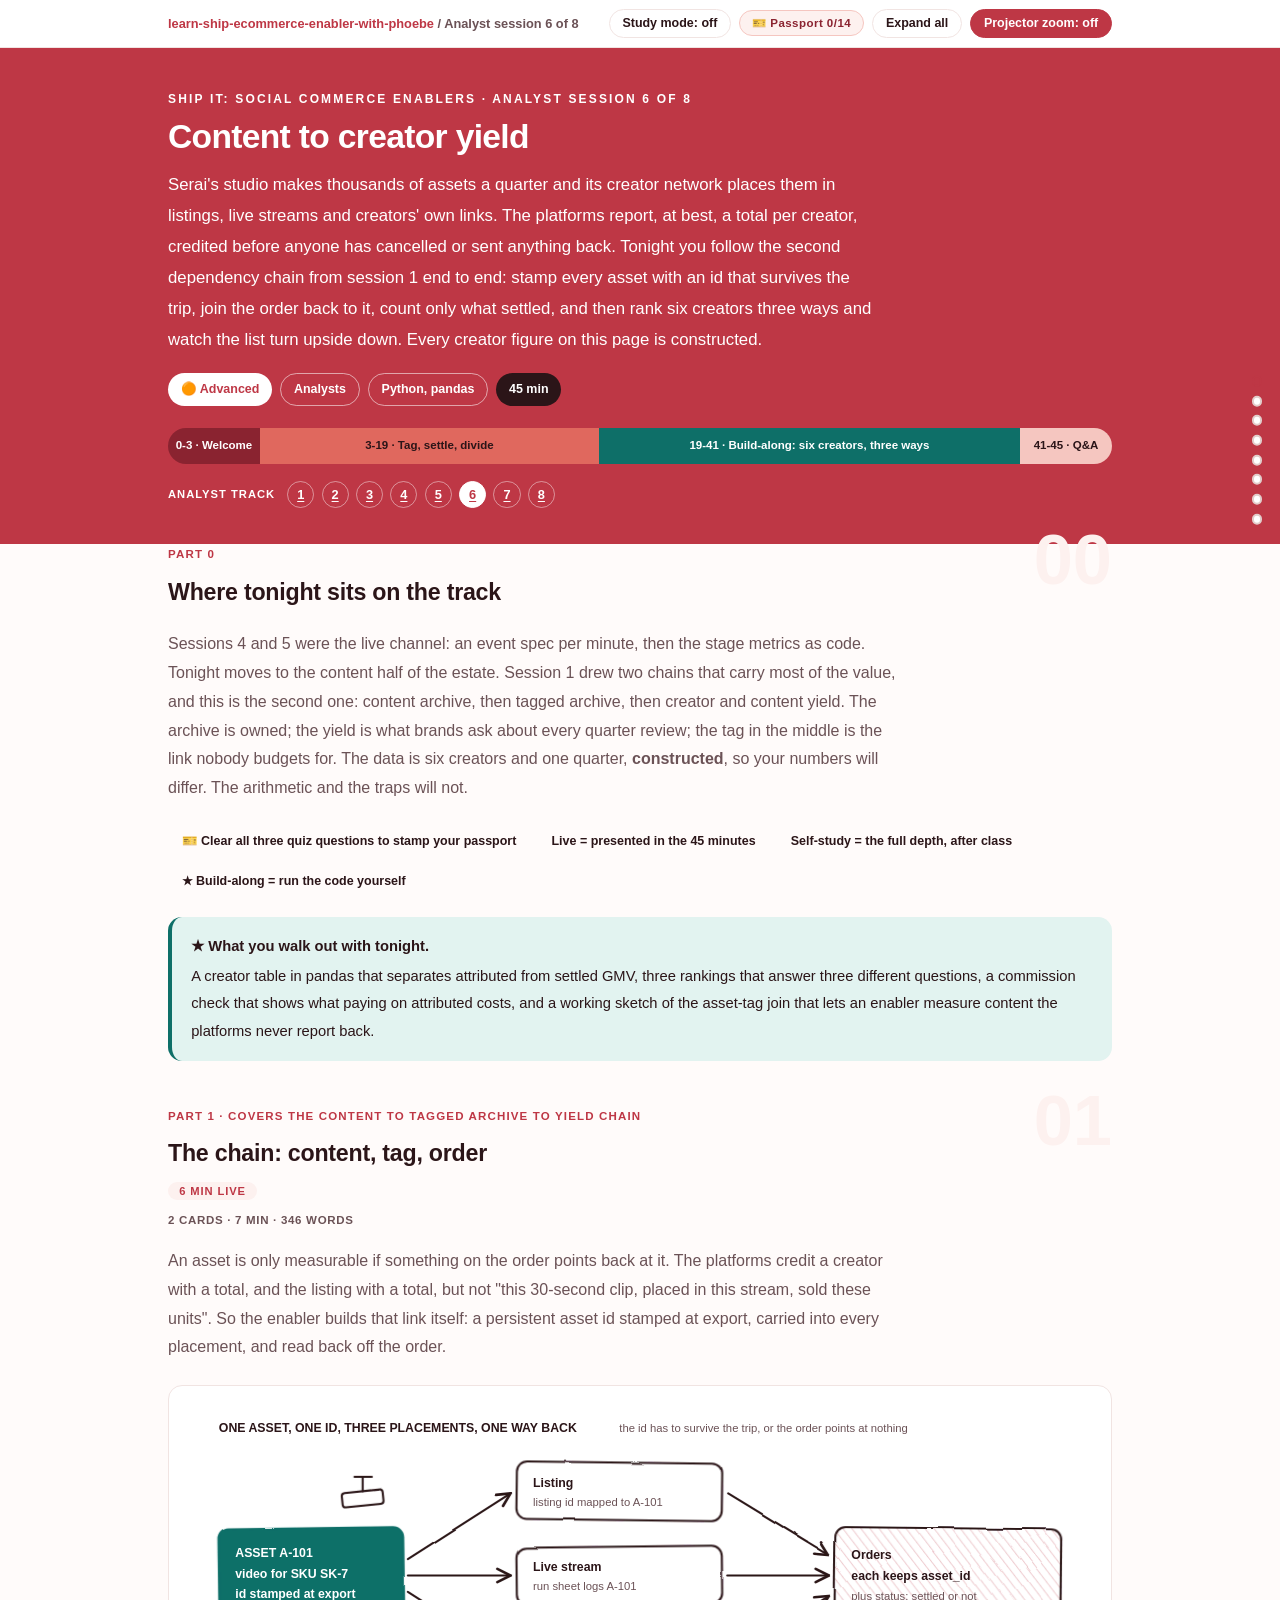
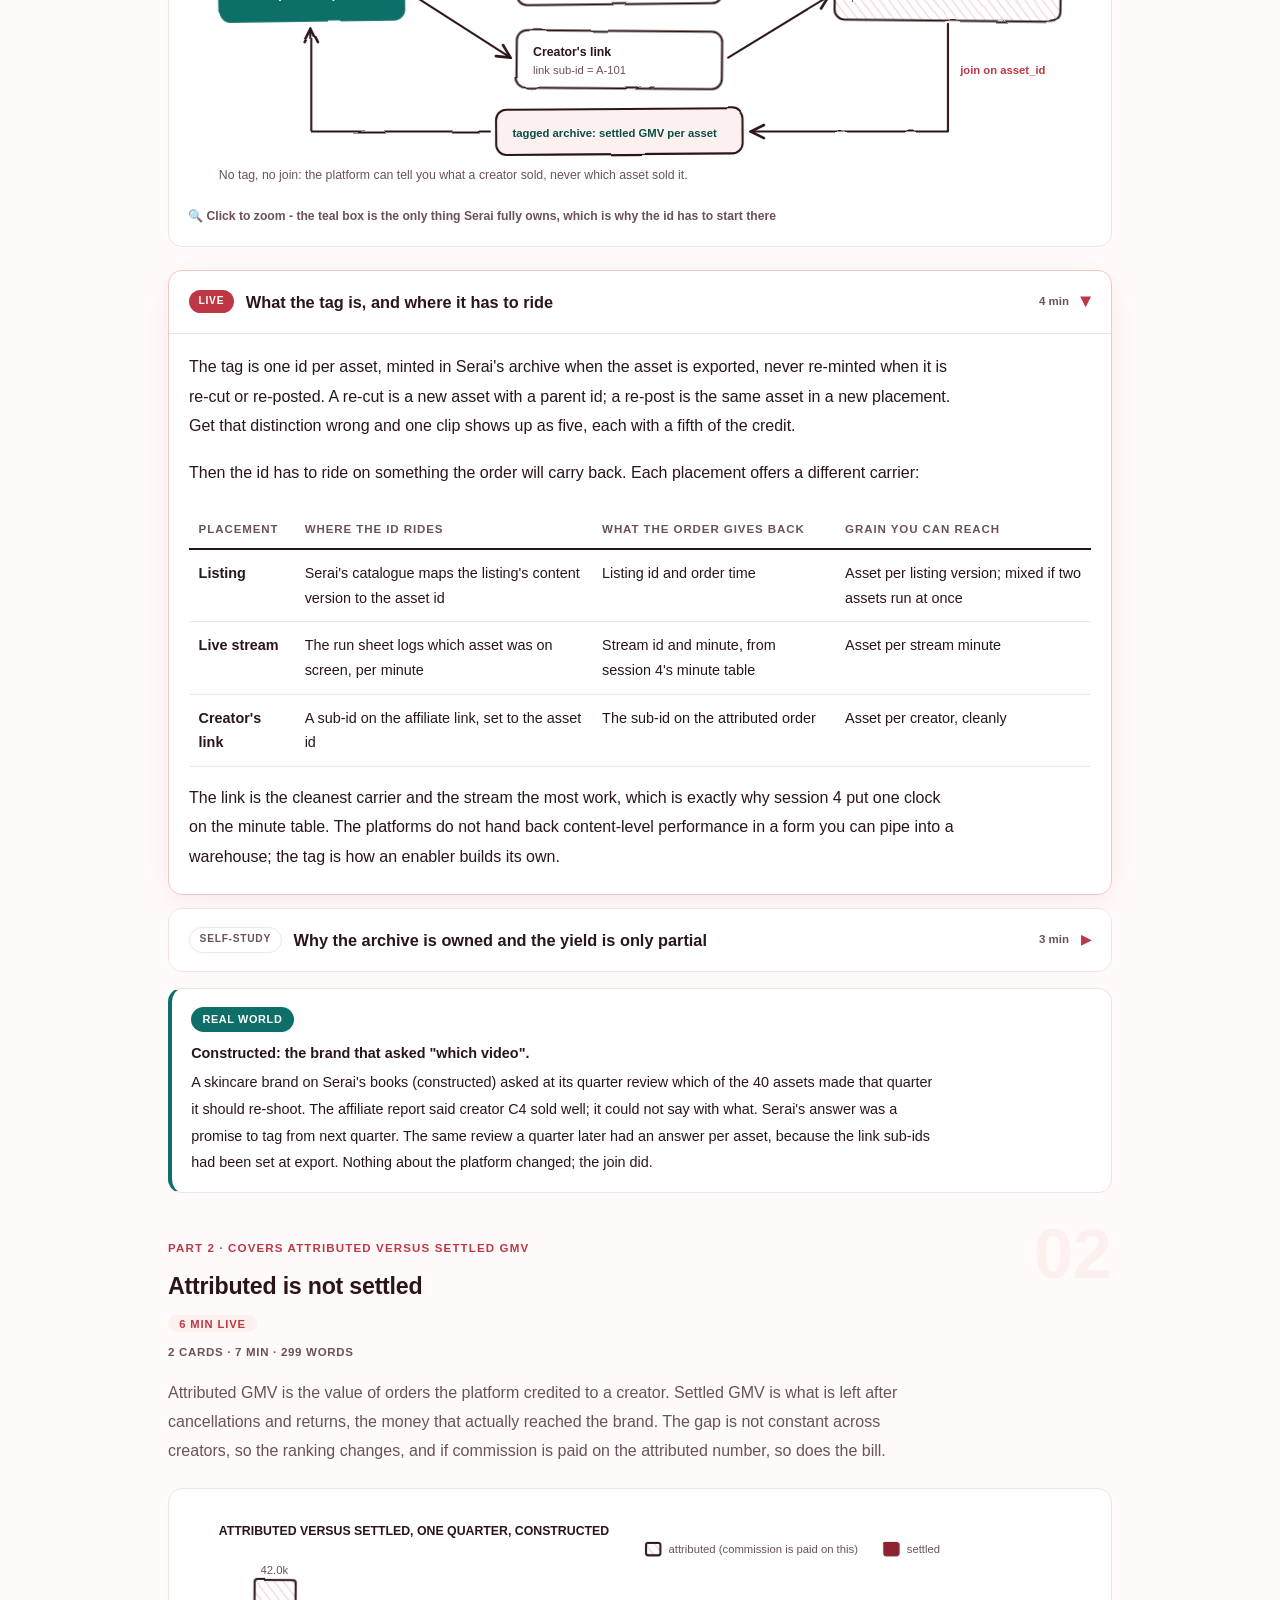
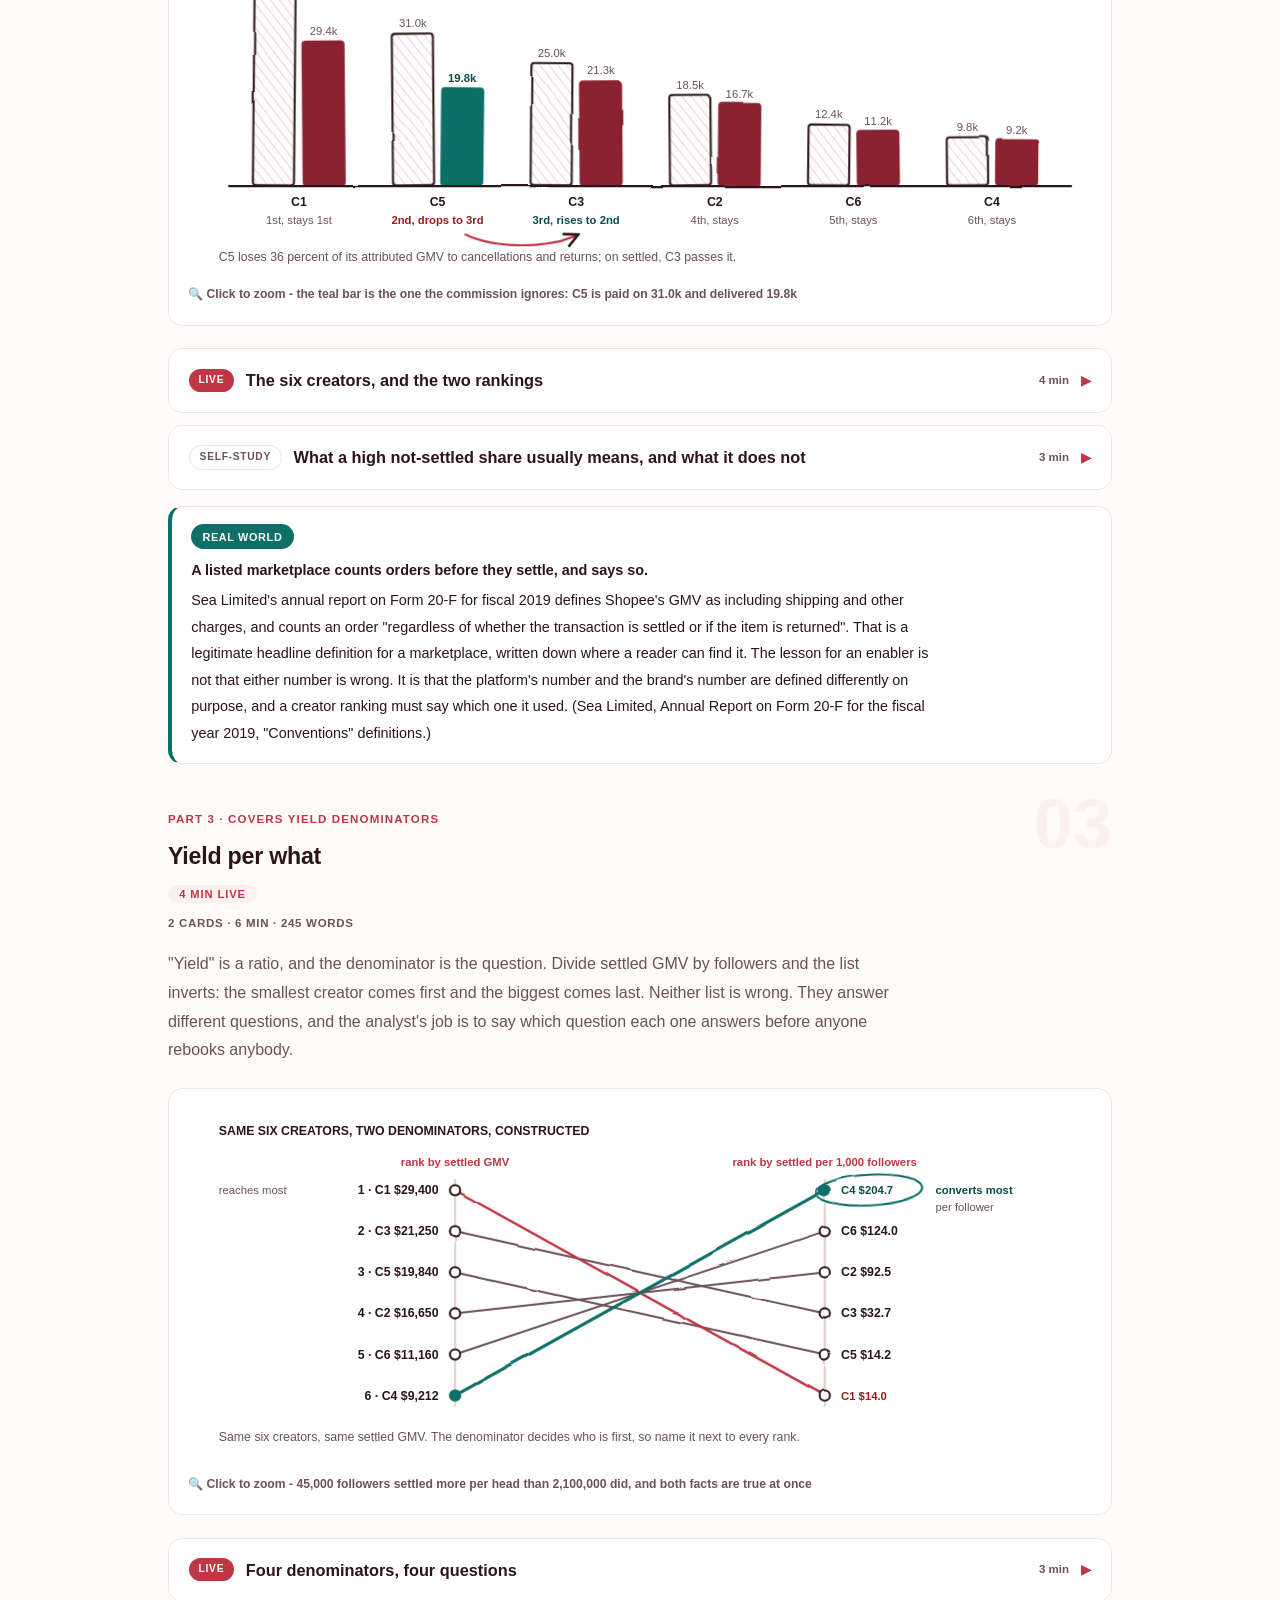
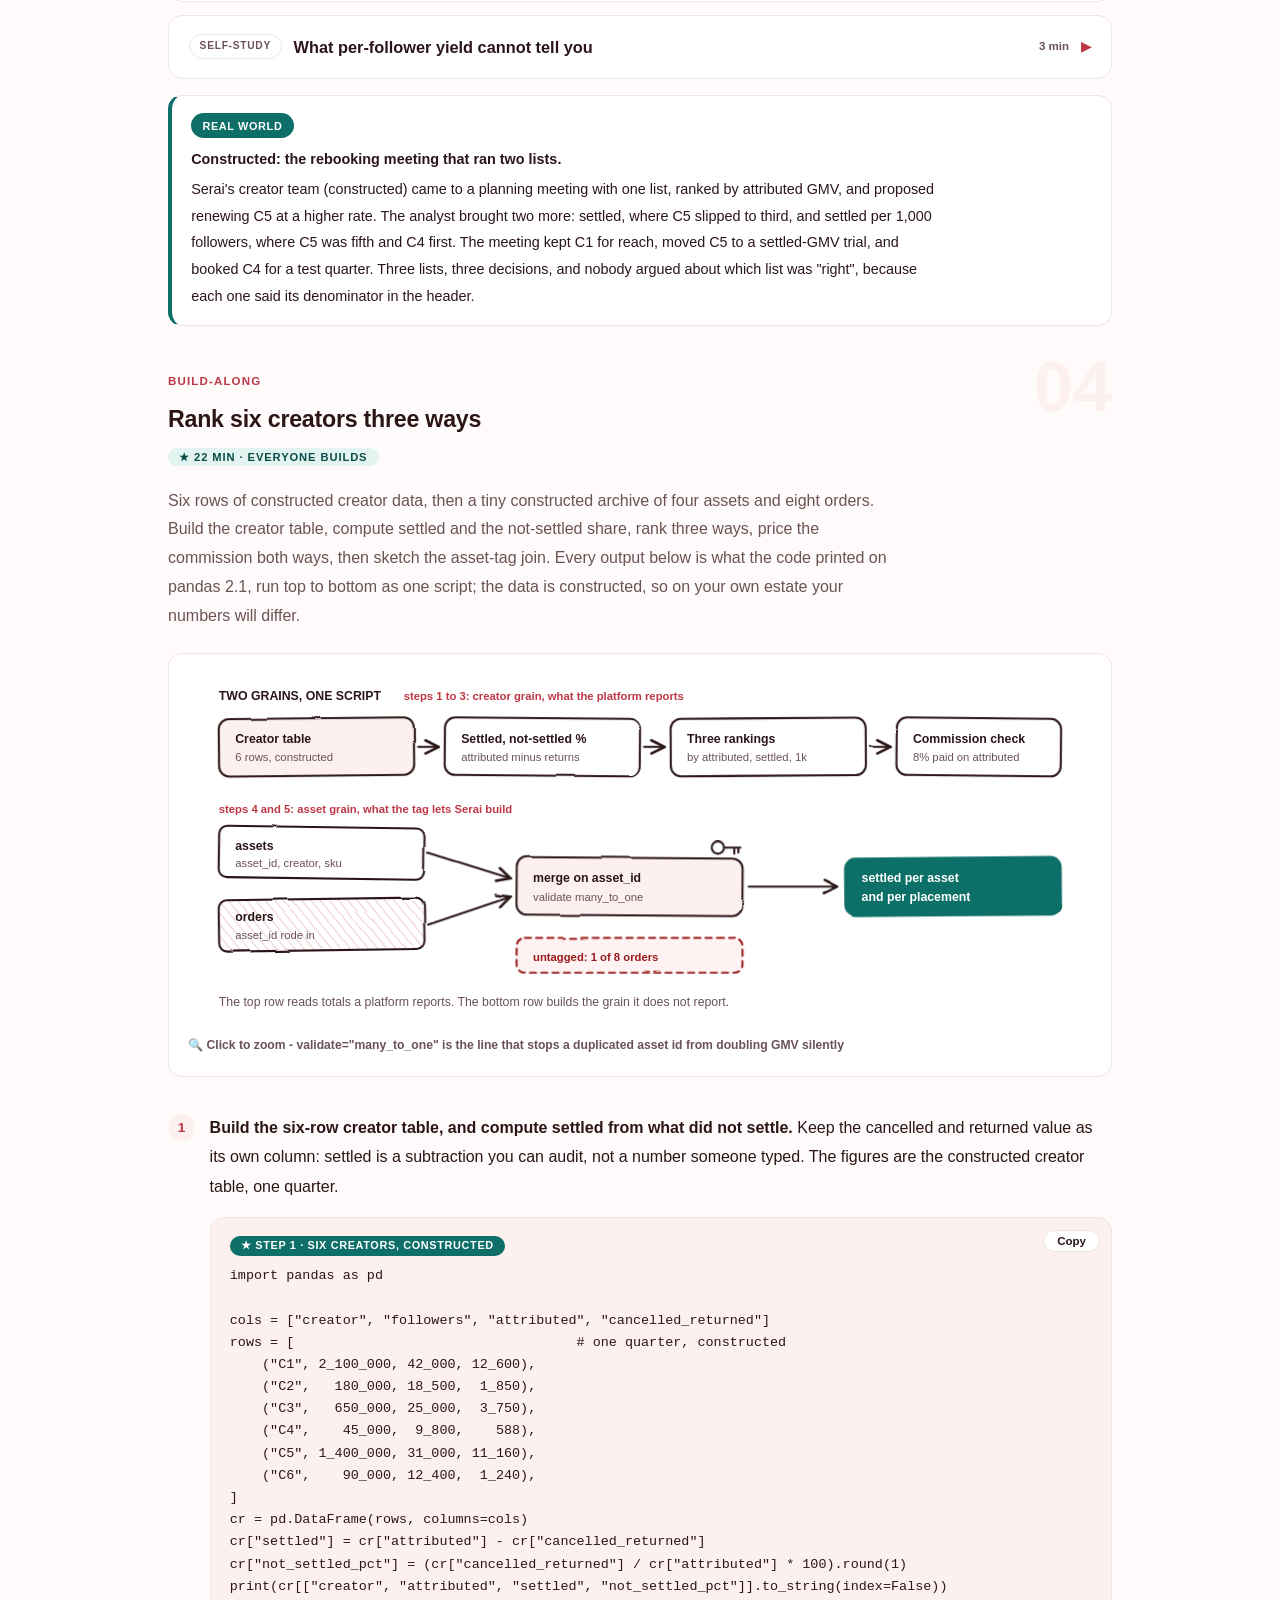
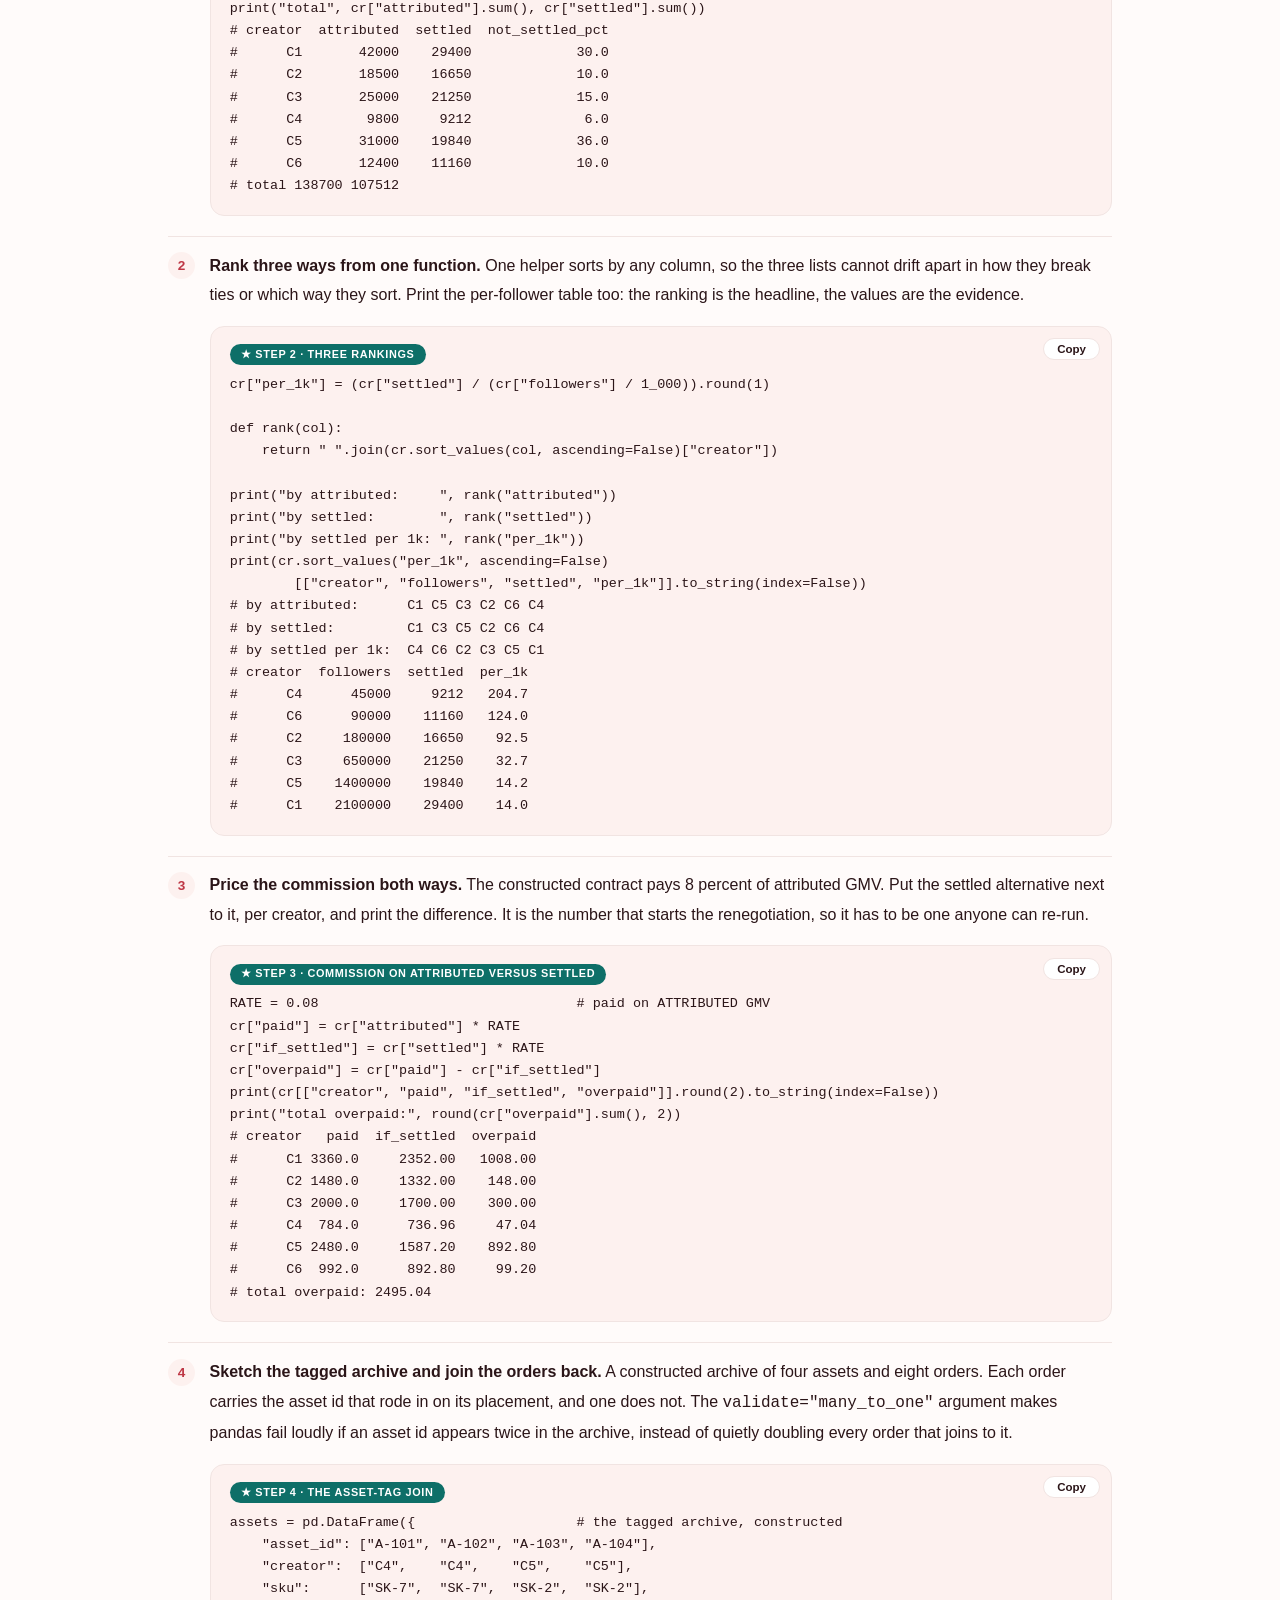
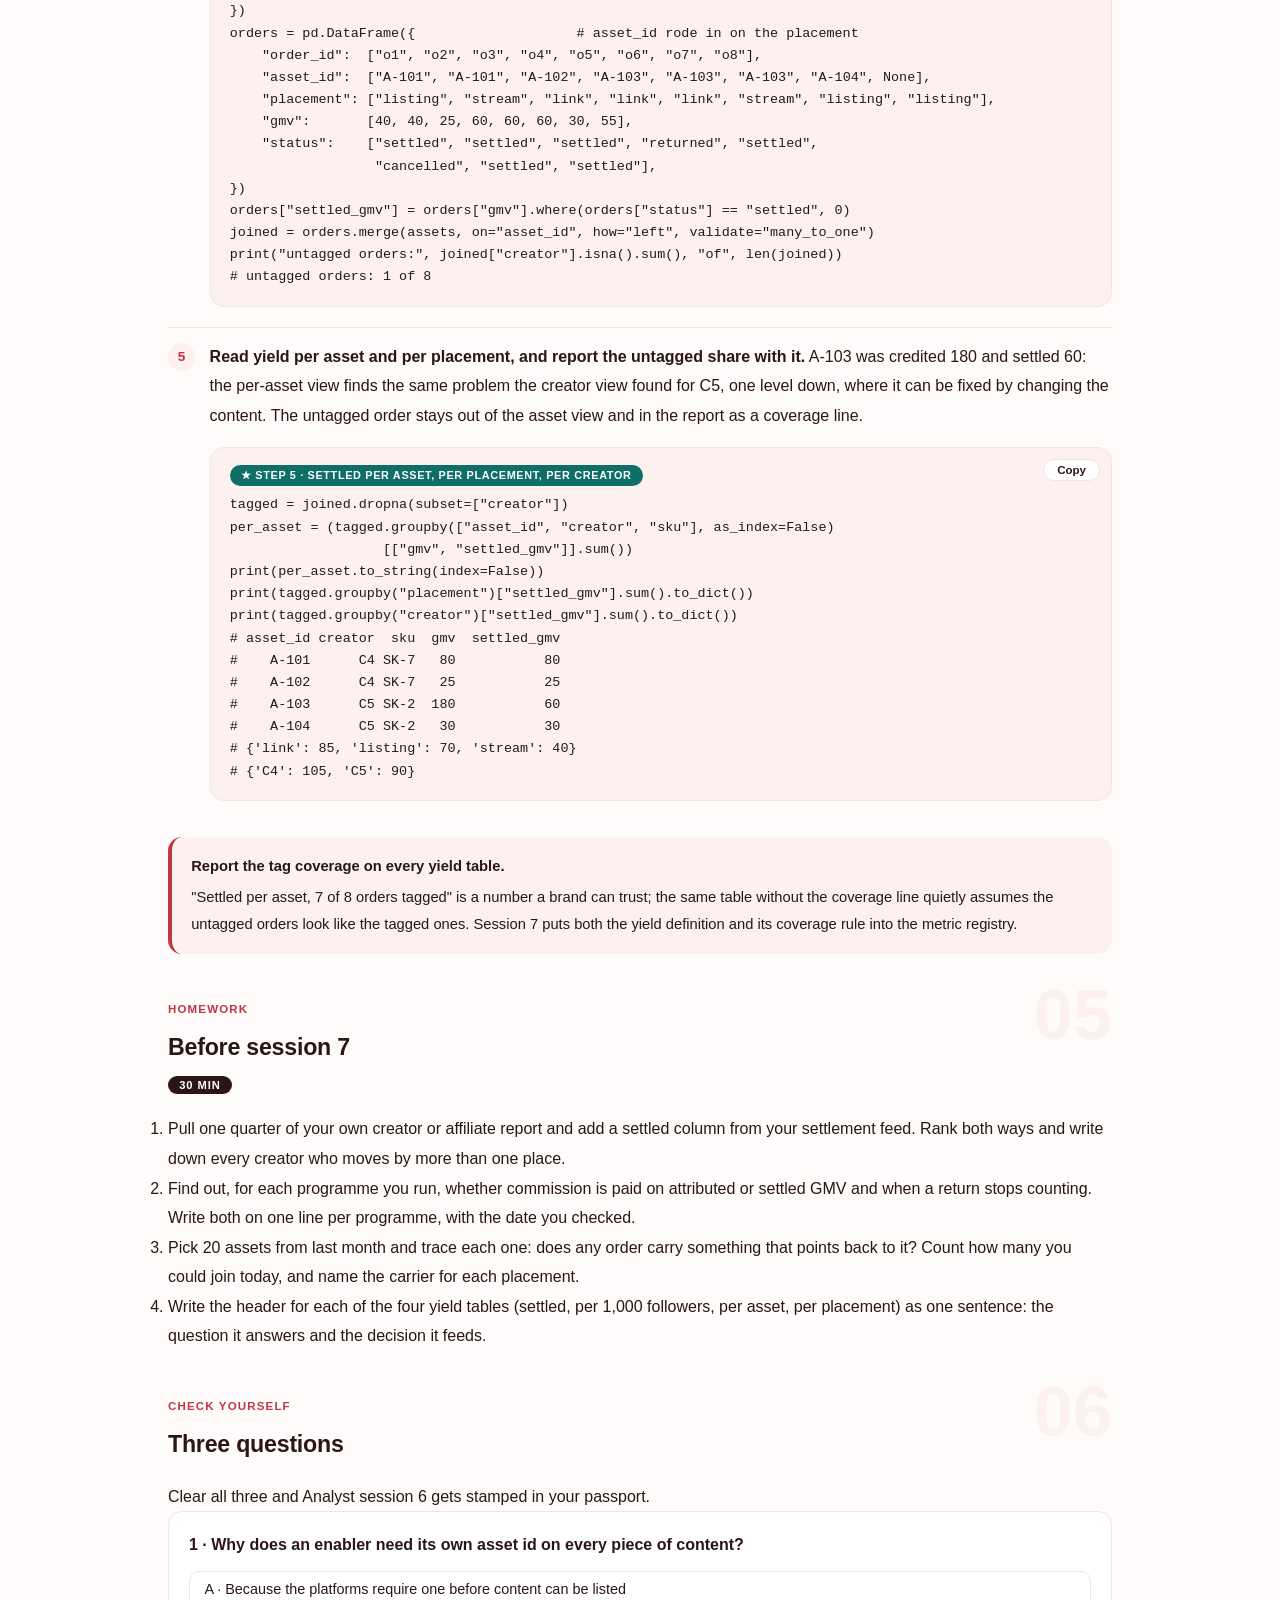
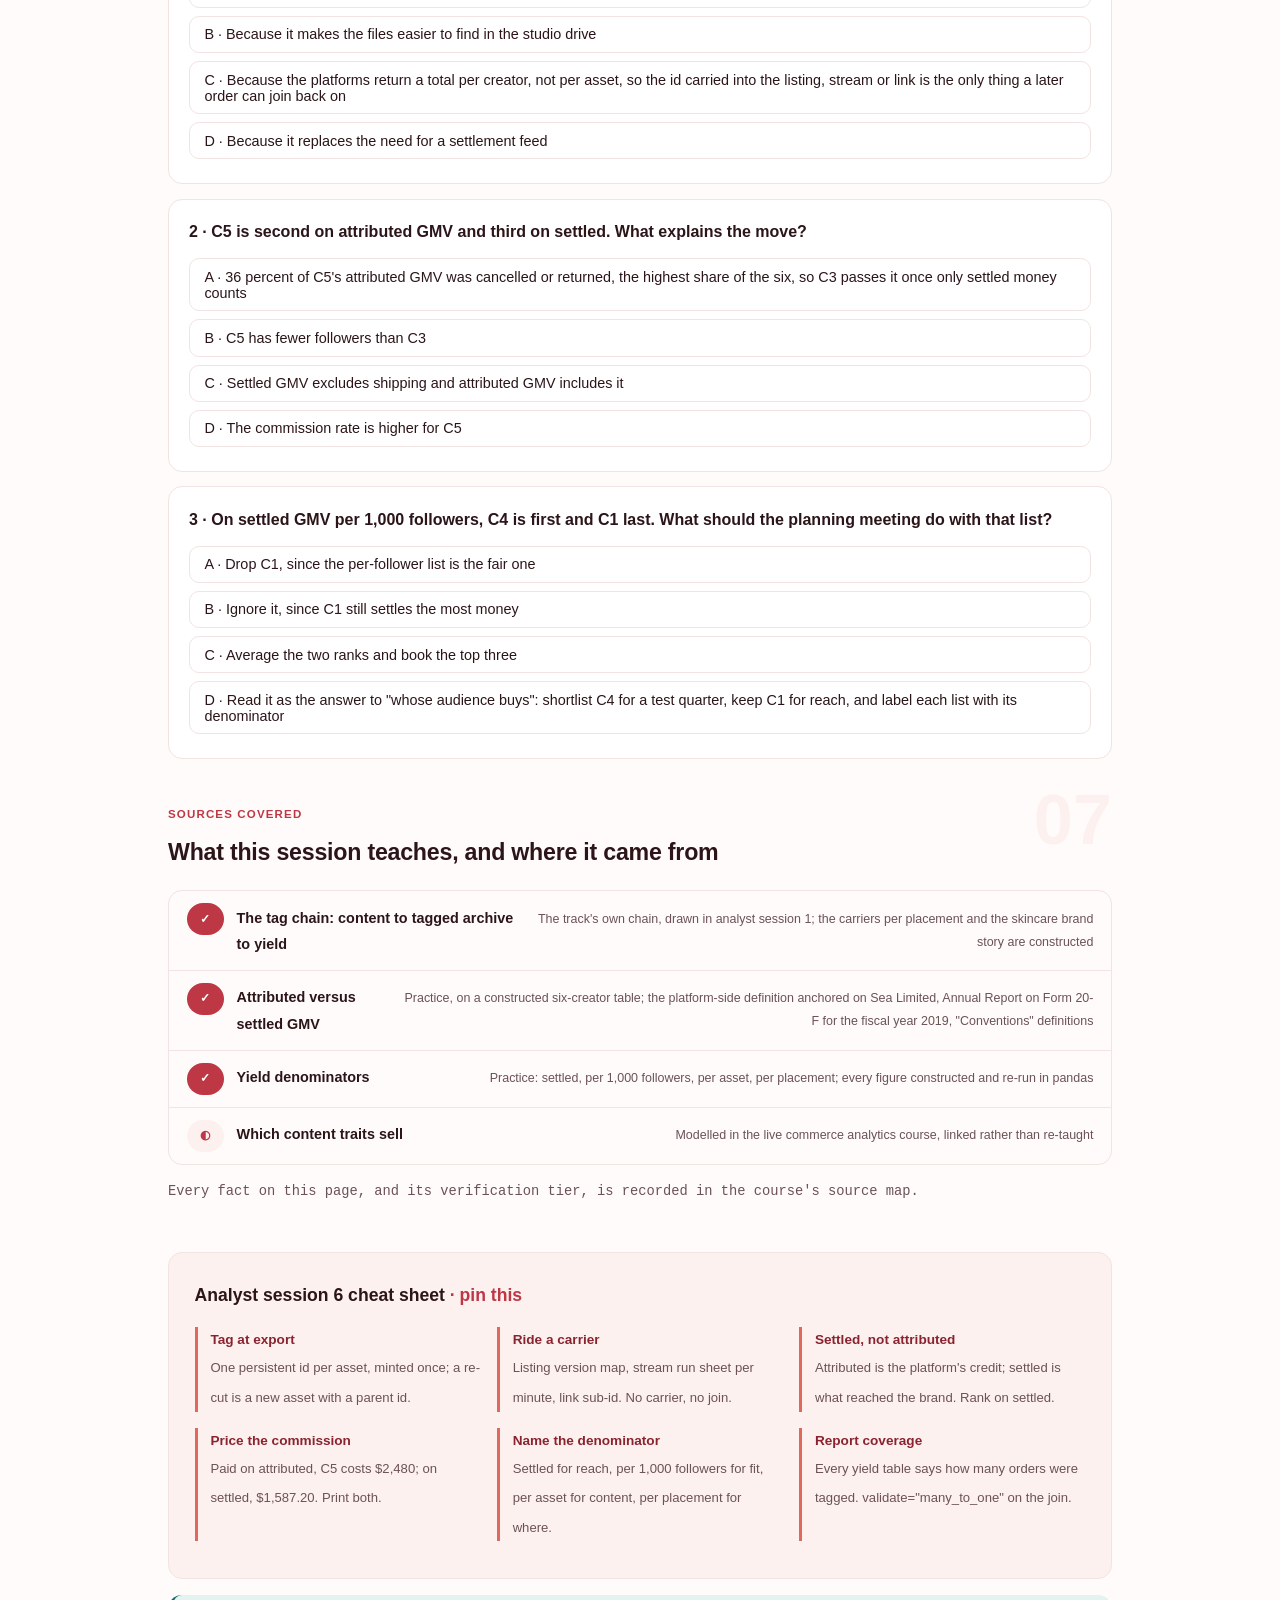
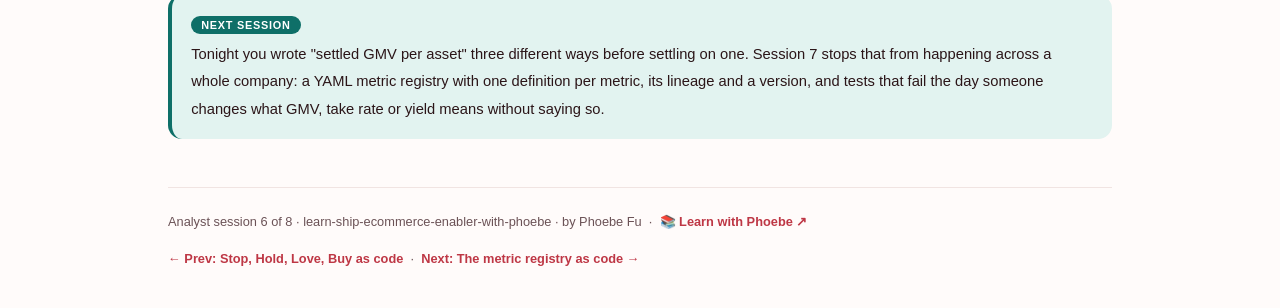
<file: courses/b6-content-to-creator-yield.html>
<!DOCTYPE html>
<html lang="en">
<head>
<meta charset="UTF-8">
<meta name="viewport" content="width=device-width, initial-scale=1.0">
<!-- social:start -->
<meta name="description" content="Analyst session 6 of 8. Follow content through a tagged archive to creator yield: a persistent asset id carried into the listing, the stream and the creator's link, settled rather than attributed GMV, and three rankings of six constructed creators that disagree for good reasons.">
<meta property="og:type" content="article">
<meta property="og:site_name" content="Learn with Phoebe">
<meta property="og:title" content="Content to creator yield - learn ship ecommerce enabler with phoebe">
<meta property="og:description" content="Analyst session 6 of 8. Tag the asset, join the order back, rank creators on settled GMV, and pick the denominator that answers the question you were asked.">
<meta property="og:url" content="https://phoebefu6.github.io/learn-ship-ecommerce-enabler-with-phoebe/courses/b6-content-to-creator-yield.html">
<meta property="og:image" content="https://phoebefu6.github.io/learn-ship-ecommerce-enabler-with-phoebe/assets/og-cover.png">
<meta property="og:image:width" content="1200">
<meta property="og:image:height" content="630">
<meta name="twitter:card" content="summary_large_image">
<meta name="twitter:title" content="Content to creator yield - learn ship ecommerce enabler with phoebe">
<meta name="twitter:description" content="Analyst session 6 of 8. One asset id, attributed versus settled, three rankings of six creators.">
<meta name="twitter:image" content="https://phoebefu6.github.io/learn-ship-ecommerce-enabler-with-phoebe/assets/og-cover.png">
<!-- social:end -->
<title>Analyst session 6 · Content to creator yield - learn ship ecommerce enabler with phoebe</title>
<link rel="stylesheet" href="../assets/style.css?v=22">
</head>
<body>

<div class="toolbar">
  <div class="wrap">
    <span class="crumb"><a href="../index.html">learn-ship-ecommerce-enabler-with-phoebe</a> / Analyst session 6 of 8</span>
    <button class="btn" id="toggle-all" type="button">Expand all</button>
    <button class="btn primary" id="zoom-toggle" type="button">Projector zoom: off</button>
  </div>
</div>

<header class="masthead">
  <div class="wrap">
    <div class="eyebrow">Ship It: Social Commerce Enablers · Analyst session 6 of 8</div>
    <h1>Content to <span class="accent">creator yield</span></h1>
    <p class="sub">Serai's studio makes thousands of assets a quarter and its creator network places them in listings, live streams and creators' own links. The platforms report, at best, a total per creator, credited before anyone has cancelled or sent anything back. Tonight you follow the second dependency chain from session 1 end to end: stamp every asset with an id that survives the trip, join the order back to it, count only what settled, and then rank six creators three ways and watch the list turn upside down. Every creator figure on this page is constructed.</p>
    <div class="chip-row">
      <span class="chip level">🟠 Advanced</span>
      <span class="chip audience">Analysts</span>
      <span class="chip audience">Python, pandas</span>
      <span class="chip time">45 min</span>
    </div>
    <div class="agenda">
      <span class="a1" style="flex:1">0-3 · Welcome</span>
      <span class="a2" style="flex:4">3-19 · Tag, settle, divide</span>
      <span class="a3" style="flex:5">19-41 · Build-along: six creators, three ways</span>
      <span class="a4" style="flex:1">41-45 · Q&amp;A</span>
    </div>
  </div>
</header>

<main class="wrap">

  <section class="section" id="intro">
    <div class="section-kicker">
      <span class="klabel">Part 0</span>
      <h2>Where tonight sits on the track</h2>
    </div>
    <p class="lede">Sessions 4 and 5 were the live channel: an event spec per minute, then the stage metrics as code. Tonight moves to the content half of the estate. Session 1 drew two chains that carry most of the value, and this is the second one: content archive, then tagged archive, then creator and content yield. The archive is owned; the yield is what brands ask about every quarter review; the tag in the middle is the link nobody budgets for. The data is six creators and one quarter, <strong>constructed</strong>, so your numbers will differ. The arithmetic and the traps will not.</p>

    <div class="legend">
      <span class="pill">🎫 Clear all three quiz questions to stamp your passport</span>
      <span class="pill">Live = presented in the 45 minutes</span>
      <span class="pill">Self-study = the full depth, after class</span>
      <span class="pill">★ Build-along = run the code yourself</span>
    </div>

    <div class="callout win">
      <p><strong>★ What you walk out with tonight.</strong> A creator table in pandas that separates attributed from settled GMV, three rankings that answer three different questions, a commission check that shows what paying on attributed costs, and a working sketch of the asset-tag join that lets an enabler measure content the platforms never report back.</p>
    </div>
  </section>

  <section class="section" id="part-1">
    <div class="section-kicker">
      <span class="klabel">Part 1 · covers the content to tagged archive to yield chain</span>
      <h2>The chain: content, tag, order</h2>
      <span class="tag concept">6 min live</span>
    </div>
    <p class="lede">An asset is only measurable if something on the order points back at it. The platforms credit a creator with a total, and the listing with a total, but not "this 30-second clip, placed in this stream, sold these units". So the enabler builds that link itself: a persistent asset id stamped at export, carried into every placement, and read back off the order.</p>

    <figure class="zoomable">
      <svg viewBox="0 0 880 380" xmlns="http://www.w3.org/2000/svg" role="img" aria-label="A hand-drawn flow. One asset, id A-101, a video for SKU SK-7, is stamped with its id at export. The id travels into three placements: a listing, where the listing id is mapped to A-101; a live stream, where the run sheet logs A-101; and a creator's link, whose sub-id is A-101. Orders from all three keep the asset id. A return path joins the orders back on asset_id into the tagged archive, which gives settled GMV per asset, and back to the asset itself.">
        <defs>
          <filter id="b6aSk" x="-3%" y="-3%" width="106%" height="106%"><feTurbulence type="fractalNoise" baseFrequency="0.02" numOctaves="2" seed="61" result="n"/><feDisplacementMap in="SourceGraphic" in2="n" scale="2.4" xChannelSelector="R" yChannelSelector="G"/></filter>
          <pattern id="b6aHc" patternUnits="userSpaceOnUse" width="7" height="7" patternTransform="rotate(-38)"><line x1="0" y1="0" x2="0" y2="7" stroke="#BE3745" stroke-width="1" opacity=".5"/></pattern>
          <marker id="b6aAr" viewBox="0 0 10 10" refX="9" refY="5" markerWidth="8" markerHeight="8" orient="auto"><path d="M1 1 L9 5 L1 9" fill="none" stroke="#2B1518" stroke-width="1.6" stroke-linecap="round"/></marker>
        </defs>
        <style>
          .b6aH { font: 800 12px Inter, -apple-system, "Segoe UI", Arial, sans-serif; fill: #2B1518; }
          .b6aL { font: 600 12px Inter, -apple-system, "Segoe UI", Arial, sans-serif; fill: #2B1518; }
          .b6aS { font: 400 11px Inter, -apple-system, "Segoe UI", Arial, sans-serif; fill: #6B5256; }
          .b6aB { font: 800 11px Inter, -apple-system, "Segoe UI", Arial, sans-serif; fill: #0A4D48; }
          .b6aA { font: 700 11px Inter, -apple-system, "Segoe UI", Arial, sans-serif; fill: #BE3745; }
          .b6aW { font: 800 12px Inter, -apple-system, "Segoe UI", Arial, sans-serif; fill: #FFFFFF; }
          .b6aN { font: 400 12px Inter, -apple-system, "Segoe UI", Arial, sans-serif; fill: #6B5256; }
        </style>

        <text class="b6aH" x="30" y="26">ONE ASSET, ONE ID, THREE PLACEMENTS, ONE WAY BACK</text>
        <text class="b6aS" x="420" y="26">the id has to survive the trip, or the order points at nothing</text>

        <g filter="url(#b6aSk)" fill="none" stroke="#2B1518" stroke-width="2" stroke-linecap="round" stroke-linejoin="round">
          <!-- rubber stamp doodle -->
          <rect x="150" y="84" width="40" height="14" rx="3" transform="rotate(-6 170 91)" fill="#FFFFFF"/>
          <path d="M170 84 L170 70 M162 70 L178 70"/>
          <!-- the asset -->
          <rect x="30" y="120" width="180" height="90" rx="10" transform="rotate(-0.8 120 165)" fill="#0E6F68" stroke="#0E6F68"/>
          <!-- three placements -->
          <rect x="320" y="56" width="200" height="56" rx="10" transform="rotate(0.7 420 84)" fill="#FFFFFF"/>
          <rect x="320" y="138" width="200" height="56" rx="10" transform="rotate(-0.6 420 166)" fill="#FFFFFF"/>
          <rect x="320" y="220" width="200" height="56" rx="10" transform="rotate(0.5 420 248)" fill="#FFFFFF"/>
          <!-- orders -->
          <rect x="630" y="120" width="220" height="90" rx="10" transform="rotate(0.6 740 165)" fill="url(#b6aHc)"/>
          <!-- the join -->
          <rect x="300" y="296" width="240" height="44" rx="10" transform="rotate(-0.4 420 318)" fill="#FDF1EF"/>
          <!-- out -->
          <path d="M214 150 L314 86" marker-end="url(#b6aAr)"/>
          <path d="M214 166 L314 166" marker-end="url(#b6aAr)"/>
          <path d="M214 182 L314 246" marker-end="url(#b6aAr)"/>
          <!-- into orders -->
          <path d="M526 86 L624 146" marker-end="url(#b6aAr)"/>
          <path d="M526 166 L624 166" marker-end="url(#b6aAr)"/>
          <path d="M526 246 L624 186" marker-end="url(#b6aAr)"/>
          <!-- back -->
          <path d="M740 214 L740 318 L548 318" marker-end="url(#b6aAr)"/>
          <path d="M294 318 L120 318 L120 218" marker-end="url(#b6aAr)"/>
        </g>

        <text class="b6aW" x="46" y="148">ASSET A-101</text>
        <text class="b6aW" x="46" y="168">video for SKU SK-7</text>
        <text class="b6aW" x="46" y="188">id stamped at export</text>

        <text class="b6aL" x="336" y="80">Listing</text>
        <text class="b6aS" x="336" y="98">listing id mapped to A-101</text>
        <text class="b6aL" x="336" y="162">Live stream</text>
        <text class="b6aS" x="336" y="180">run sheet logs A-101</text>
        <text class="b6aL" x="336" y="244">Creator's link</text>
        <text class="b6aS" x="336" y="262">link sub-id = A-101</text>

        <text class="b6aL" x="646" y="150">Orders</text>
        <text class="b6aL" x="646" y="170">each keeps asset_id</text>
        <text class="b6aS" x="646" y="190">plus status: settled or not</text>

        <text class="b6aA" x="752" y="262">join on asset_id</text>
        <text class="b6aB" x="316" y="323">tagged archive: settled GMV per asset</text>

        <text class="b6aN" x="30" y="364">No tag, no join: the platform can tell you what a creator sold, never which asset sold it.</text>
      </svg>
      <figcaption>🔍 Click to zoom - the teal box is the only thing Serai fully owns, which is why the id has to start there</figcaption>
    </figure>

    <details class="card" open>
      <summary><span class="mode live">Live</span>What the tag is, and where it has to ride<span class="mini">4 min</span><span class="caret">▶</span></summary>
      <div class="body">
        <p>The tag is one id per asset, minted in Serai's archive when the asset is exported, never re-minted when it is re-cut or re-posted. A re-cut is a new asset with a parent id; a re-post is the same asset in a new placement. Get that distinction wrong and one clip shows up as five, each with a fifth of the credit.</p>
        <p>Then the id has to ride on something the order will carry back. Each placement offers a different carrier:</p>
        <table class="clean">
          <thead><tr><th>Placement</th><th>Where the id rides</th><th>What the order gives back</th><th>Grain you can reach</th></tr></thead>
          <tbody>
            <tr><td><strong>Listing</strong></td><td>Serai's catalogue maps the listing's content version to the asset id</td><td>Listing id and order time</td><td>Asset per listing version; mixed if two assets run at once</td></tr>
            <tr><td><strong>Live stream</strong></td><td>The run sheet logs which asset was on screen, per minute</td><td>Stream id and minute, from session 4's minute table</td><td>Asset per stream minute</td></tr>
            <tr><td><strong>Creator's link</strong></td><td>A sub-id on the affiliate link, set to the asset id</td><td>The sub-id on the attributed order</td><td>Asset per creator, cleanly</td></tr>
          </tbody>
        </table>
        <p>The link is the cleanest carrier and the stream the most work, which is exactly why session 4 put one clock on the minute table. The platforms do not hand back content-level performance in a form you can pipe into a warehouse; the tag is how an enabler builds its own.</p>
      </div>
    </details>

    <details class="card">
      <summary><span class="mode self">Self-study</span>Why the archive is owned and the yield is only partial<span class="mini">3 min</span><span class="caret">▶</span></summary>
      <div class="body">
        <p>On the obtainability scale from <a href="b1-seven-domains.html">session 1</a>, the content archive is <strong>owned</strong>: Serai made every file and knows who, when and for which SKU. Creator results are <strong>partial</strong>: the affiliate report returns what the platform credited to each creator, in the platform's window, and nothing about which asset did the work. The tag does not make the platform's data any fuller. It makes Serai's side rich enough that a thin order row (an id, a sub-id, a minute) is enough to join on.</p>
        <p>This is also why the tag has to exist before anyone asks for yield. An order placed last quarter against an untagged asset cannot be credited retroactively; there is nothing on the order to join. Every quarter without the tag is a quarter of yield you will never be able to report.</p>
      </div>
    </details>

    <div class="callout example">
      <span class="ex-pill">Real world</span>
      <p><strong>Constructed: the brand that asked "which video".</strong> A skincare brand on Serai's books (constructed) asked at its quarter review which of the 40 assets made that quarter it should re-shoot. The affiliate report said creator C4 sold well; it could not say with what. Serai's answer was a promise to tag from next quarter. The same review a quarter later had an answer per asset, because the link sub-ids had been set at export. Nothing about the platform changed; the join did.</p>
    </div>
  </section>

  <section class="section" id="part-2">
    <div class="section-kicker">
      <span class="klabel">Part 2 · covers attributed versus settled GMV</span>
      <h2>Attributed is not settled</h2>
      <span class="tag concept">6 min live</span>
    </div>
    <p class="lede">Attributed GMV is the value of orders the platform credited to a creator. Settled GMV is what is left after cancellations and returns, the money that actually reached the brand. The gap is not constant across creators, so the ranking changes, and if commission is paid on the attributed number, so does the bill.</p>

    <figure class="zoomable">
      <svg viewBox="0 0 880 356" xmlns="http://www.w3.org/2000/svg" role="img" aria-label="Hand-drawn paired bars for six constructed creators, ordered by attributed GMV. C1 attributed 42,000 dollars, settled 29,400. C5 attributed 31,000, settled 19,840, highlighted. C3 attributed 25,000, settled 21,250. C2 attributed 18,500, settled 16,650. C6 attributed 12,400, settled 11,160. C4 attributed 9,800, settled 9,212. C5 is second by attributed and third by settled; C3 is third by attributed and second by settled.">
        <defs>
          <filter id="b6bSk" x="-3%" y="-3%" width="106%" height="106%"><feTurbulence type="fractalNoise" baseFrequency="0.02" numOctaves="2" seed="67" result="n"/><feDisplacementMap in="SourceGraphic" in2="n" scale="2.4" xChannelSelector="R" yChannelSelector="G"/></filter>
          <pattern id="b6bHc" patternUnits="userSpaceOnUse" width="7" height="7" patternTransform="rotate(-38)"><line x1="0" y1="0" x2="0" y2="7" stroke="#BE3745" stroke-width="1" opacity=".5"/></pattern>
          <marker id="b6bAr" viewBox="0 0 10 10" refX="9" refY="5" markerWidth="8" markerHeight="8" orient="auto"><path d="M1 1 L9 5 L1 9" fill="none" stroke="#2B1518" stroke-width="1.6" stroke-linecap="round"/></marker>
        </defs>
        <style>
          .b6bH { font: 800 12px Inter, -apple-system, "Segoe UI", Arial, sans-serif; fill: #2B1518; }
          .b6bL { font: 600 12px Inter, -apple-system, "Segoe UI", Arial, sans-serif; fill: #2B1518; }
          .b6bS { font: 400 11px Inter, -apple-system, "Segoe UI", Arial, sans-serif; fill: #6B5256; }
          .b6bB { font: 800 11px Inter, -apple-system, "Segoe UI", Arial, sans-serif; fill: #0A4D48; }
          .b6bR { font: 800 11px Inter, -apple-system, "Segoe UI", Arial, sans-serif; fill: #991B1B; }
          .b6bA { font: 700 11px Inter, -apple-system, "Segoe UI", Arial, sans-serif; fill: #BE3745; }
          .b6bN { font: 400 12px Inter, -apple-system, "Segoe UI", Arial, sans-serif; fill: #6B5256; }
        </style>

        <text class="b6bH" x="30" y="26">ATTRIBUTED VERSUS SETTLED, ONE QUARTER, CONSTRUCTED</text>
        <text class="b6bS" x="468" y="44">attributed (commission is paid on this)</text>
        <text class="b6bS" x="700" y="44">settled</text>

        <g filter="url(#b6bSk)" fill="none" stroke="#2B1518" stroke-width="2" stroke-linecap="round" stroke-linejoin="round">
          <!-- legend swatches -->
          <rect x="446" y="34" width="14" height="12" rx="2" fill="url(#b6bHc)"/>
          <rect x="678" y="34" width="14" height="12" rx="2" fill="#8A2330" stroke="#8A2330"/>
          <!-- C1 -->
          <rect x="64" y="70" width="40" height="200" rx="3" transform="rotate(0.5 84 170)" fill="url(#b6bHc)"/>
          <rect x="112" y="130" width="40" height="140" rx="3" transform="rotate(-0.5 132 200)" fill="#8A2330" stroke="#8A2330"/>
          <!-- C5 -->
          <rect x="199" y="122.4" width="40" height="147.6" rx="3" transform="rotate(-0.5 219 196)" fill="url(#b6bHc)"/>
          <rect x="247" y="175.5" width="40" height="94.5" rx="3" transform="rotate(0.6 267 223)" fill="#0E6F68" stroke="#0E6F68"/>
          <!-- C3 -->
          <rect x="334" y="151" width="40" height="119" rx="3" transform="rotate(0.4 354 210)" fill="url(#b6bHc)"/>
          <rect x="382" y="168.8" width="40" height="101.2" rx="3" transform="rotate(-0.4 402 219)" fill="#8A2330" stroke="#8A2330"/>
          <!-- C2 -->
          <rect x="469" y="181.9" width="40" height="88.1" rx="3" transform="rotate(-0.5 489 226)" fill="url(#b6bHc)"/>
          <rect x="517" y="190.7" width="40" height="79.3" rx="3" transform="rotate(0.5 537 230)" fill="#8A2330" stroke="#8A2330"/>
          <!-- C6 -->
          <rect x="604" y="211" width="40" height="59" rx="3" transform="rotate(0.6 624 240)" fill="url(#b6bHc)"/>
          <rect x="652" y="216.9" width="40" height="53.1" rx="3" transform="rotate(-0.6 672 243)" fill="#8A2330" stroke="#8A2330"/>
          <!-- C4 -->
          <rect x="739" y="223.3" width="40" height="46.7" rx="3" transform="rotate(-0.5 759 247)" fill="url(#b6bHc)"/>
          <rect x="787" y="226.1" width="40" height="43.9" rx="3" transform="rotate(0.5 807 248)" fill="#8A2330" stroke="#8A2330"/>
          <!-- baseline -->
          <path d="M40 271 L860 271"/>
          <!-- rank swap arrow between C5 and C3 labels -->
          <path d="M270 318 C300 332 350 332 380 318" stroke="#BE3745" marker-end="url(#b6bAr)"/>
        </g>

        <text class="b6bS" x="84" y="64" text-anchor="middle">42.0k</text>
        <text class="b6bS" x="132" y="124" text-anchor="middle">29.4k</text>
        <text class="b6bS" x="219" y="116" text-anchor="middle">31.0k</text>
        <text class="b6bB" x="267" y="169" text-anchor="middle">19.8k</text>
        <text class="b6bS" x="354" y="145" text-anchor="middle">25.0k</text>
        <text class="b6bS" x="402" y="162" text-anchor="middle">21.3k</text>
        <text class="b6bS" x="489" y="176" text-anchor="middle">18.5k</text>
        <text class="b6bS" x="537" y="185" text-anchor="middle">16.7k</text>
        <text class="b6bS" x="624" y="205" text-anchor="middle">12.4k</text>
        <text class="b6bS" x="672" y="211" text-anchor="middle">11.2k</text>
        <text class="b6bS" x="759" y="217" text-anchor="middle">9.8k</text>
        <text class="b6bS" x="807" y="220" text-anchor="middle">9.2k</text>

        <text class="b6bL" x="108" y="290" text-anchor="middle">C1</text>
        <text class="b6bL" x="243" y="290" text-anchor="middle">C5</text>
        <text class="b6bL" x="378" y="290" text-anchor="middle">C3</text>
        <text class="b6bL" x="513" y="290" text-anchor="middle">C2</text>
        <text class="b6bL" x="648" y="290" text-anchor="middle">C6</text>
        <text class="b6bL" x="783" y="290" text-anchor="middle">C4</text>

        <text class="b6bS" x="108" y="308" text-anchor="middle">1st, stays 1st</text>
        <text class="b6bR" x="243" y="308" text-anchor="middle">2nd, drops to 3rd</text>
        <text class="b6bB" x="378" y="308" text-anchor="middle">3rd, rises to 2nd</text>
        <text class="b6bS" x="513" y="308" text-anchor="middle">4th, stays</text>
        <text class="b6bS" x="648" y="308" text-anchor="middle">5th, stays</text>
        <text class="b6bS" x="783" y="308" text-anchor="middle">6th, stays</text>

        <text class="b6bN" x="30" y="344">C5 loses 36 percent of its attributed GMV to cancellations and returns; on settled, C3 passes it.</text>
      </svg>
      <figcaption>🔍 Click to zoom - the teal bar is the one the commission ignores: C5 is paid on 31.0k and delivered 19.8k</figcaption>
    </figure>

    <details class="card">
      <summary><span class="mode live">Live</span>The six creators, and the two rankings<span class="mini">4 min</span><span class="caret">▶</span></summary>
      <div class="body">
        <p>One quarter, commission 8 percent of attributed GMV. All constructed.</p>
        <table class="clean">
          <thead><tr><th>Creator</th><th>Followers</th><th>Attributed GMV</th><th>Settled GMV</th><th>Not settled</th></tr></thead>
          <tbody>
            <tr><td><strong>C1</strong></td><td>2,100,000</td><td>$42,000</td><td>$29,400</td><td>30%</td></tr>
            <tr><td><strong>C2</strong></td><td>180,000</td><td>$18,500</td><td>$16,650</td><td>10%</td></tr>
            <tr><td><strong>C3</strong></td><td>650,000</td><td>$25,000</td><td>$21,250</td><td>15%</td></tr>
            <tr><td><strong>C4</strong></td><td>45,000</td><td>$9,800</td><td>$9,212</td><td>6%</td></tr>
            <tr><td><strong>C5</strong></td><td>1,400,000</td><td>$31,000</td><td>$19,840</td><td>36%</td></tr>
            <tr><td><strong>C6</strong></td><td>90,000</td><td>$12,400</td><td>$11,160</td><td>10%</td></tr>
          </tbody>
        </table>
        <p>Ranked by attributed: <strong>C1, C5, C3, C2, C6, C4</strong>. Ranked by settled: <strong>C1, C3, C5, C2, C6, C4</strong>. Only one pair swaps, and it is the pair that matters: C5, the second-biggest name on the books, is the one whose buyers send the most back. On attributed, C5 is paid 8 percent of $31,000, which is <strong>$2,480</strong>. On settled it would be <strong>$1,587.20</strong>.</p>
        <p>For the equation GMV itself is built from, link out to <a href="https://phoebefu6.github.io/learn-ecommerce-metrics-with-phoebe/courses/a1-the-gmv-equation.html">the GMV equation in the ecommerce metrics course</a>. The enabler twist is that there are two parties' GMV on one order, the platform's credit and the brand's settlement, and they are not the same number.</p>
      </div>
    </details>

    <details class="card">
      <summary><span class="mode self">Self-study</span>What a high not-settled share usually means, and what it does not<span class="mini">3 min</span><span class="caret">▶</span></summary>
      <div class="body">
        <p>A creator whose attributed orders settle at 64 percent, like C5, is worth a conversation, not a verdict. The usual readings: the audience buys on impulse and returns; the creator's claims about the product did not match the product; an attribution window credits the creator with orders they barely touched, which buyers cancel. The data on this table cannot tell those apart. The order-level return reasons, where the platform gives them, sometimes can.</p>
        <p>Two things the map does not record, so check them for your own programmes before you call anything overpaid: whether a platform claws back commission on a returned order, and how long after the order a return can still land. Both decide when "settled" is final, and a settled figure read too early is just a smaller attributed figure.</p>
        <p>Serai's own network keeps a share of the commissions it brokers, so a commission paid on attributed flatters Serai's line too. Say that out loud when you propose moving to settled; the room will already be thinking it.</p>
      </div>
    </details>

    <div class="callout example">
      <span class="ex-pill">Real world</span>
      <p><strong>A listed marketplace counts orders before they settle, and says so.</strong> Sea Limited's annual report on Form 20-F for fiscal 2019 defines Shopee's GMV as including shipping and other charges, and counts an order "regardless of whether the transaction is settled or if the item is returned". That is a legitimate headline definition for a marketplace, written down where a reader can find it. The lesson for an enabler is not that either number is wrong. It is that the platform's number and the brand's number are defined differently on purpose, and a creator ranking must say which one it used. (Sea Limited, Annual Report on Form 20-F for the fiscal year 2019, "Conventions" definitions.)</p>
    </div>
  </section>

  <section class="section" id="part-3">
    <div class="section-kicker">
      <span class="klabel">Part 3 · covers yield denominators</span>
      <h2>Yield per what</h2>
      <span class="tag concept">4 min live</span>
    </div>
    <p class="lede">"Yield" is a ratio, and the denominator is the question. Divide settled GMV by followers and the list inverts: the smallest creator comes first and the biggest comes last. Neither list is wrong. They answer different questions, and the analyst's job is to say which question each one answers before anyone rebooks anybody.</p>

    <figure class="zoomable">
      <svg viewBox="0 0 880 346" xmlns="http://www.w3.org/2000/svg" role="img" aria-label="A hand-drawn slope chart. Left axis: rank by settled GMV, C1 29,400 dollars, C3 21,250, C5 19,840, C2 16,650, C6 11,160, C4 9,212. Right axis: rank by settled per 1,000 followers, C4 204.7 dollars, C6 124.0, C2 92.5, C3 32.7, C5 14.2, C1 14.0. C4 climbs from sixth to first, highlighted; C1 falls from first to sixth.">
        <defs>
          <filter id="b6cSk" x="-3%" y="-3%" width="106%" height="106%"><feTurbulence type="fractalNoise" baseFrequency="0.02" numOctaves="2" seed="71" result="n"/><feDisplacementMap in="SourceGraphic" in2="n" scale="2.4" xChannelSelector="R" yChannelSelector="G"/></filter>
          <pattern id="b6cHc" patternUnits="userSpaceOnUse" width="7" height="7" patternTransform="rotate(-38)"><line x1="0" y1="0" x2="0" y2="7" stroke="#BE3745" stroke-width="1" opacity=".5"/></pattern>
          <marker id="b6cAr" viewBox="0 0 10 10" refX="9" refY="5" markerWidth="8" markerHeight="8" orient="auto"><path d="M1 1 L9 5 L1 9" fill="none" stroke="#2B1518" stroke-width="1.6" stroke-linecap="round"/></marker>
        </defs>
        <style>
          .b6cH { font: 800 12px Inter, -apple-system, "Segoe UI", Arial, sans-serif; fill: #2B1518; }
          .b6cL { font: 600 12px Inter, -apple-system, "Segoe UI", Arial, sans-serif; fill: #2B1518; }
          .b6cS { font: 400 11px Inter, -apple-system, "Segoe UI", Arial, sans-serif; fill: #6B5256; }
          .b6cB { font: 800 11px Inter, -apple-system, "Segoe UI", Arial, sans-serif; fill: #0A4D48; }
          .b6cR { font: 800 11px Inter, -apple-system, "Segoe UI", Arial, sans-serif; fill: #991B1B; }
          .b6cA { font: 700 11px Inter, -apple-system, "Segoe UI", Arial, sans-serif; fill: #BE3745; }
          .b6cN { font: 400 12px Inter, -apple-system, "Segoe UI", Arial, sans-serif; fill: #6B5256; }
        </style>

        <text class="b6cH" x="30" y="26">SAME SIX CREATORS, TWO DENOMINATORS, CONSTRUCTED</text>
        <text class="b6cA" x="260" y="56" text-anchor="middle">rank by settled GMV</text>
        <text class="b6cA" x="620" y="56" text-anchor="middle">rank by settled per 1,000 followers</text>

        <g filter="url(#b6cSk)" fill="none" stroke="#2B1518" stroke-width="2" stroke-linecap="round" stroke-linejoin="round">
          <!-- axes -->
          <path d="M260 70 L260 290" stroke="#E2CDCB"/>
          <path d="M620 70 L620 290" stroke="#E2CDCB"/>
          <!-- slopes: C3 2 to 4, C5 3 to 5, C2 4 to 3, C6 5 to 2 -->
          <path d="M260 120 L620 200" stroke="#6B5256"/>
          <path d="M260 160 L620 240" stroke="#6B5256"/>
          <path d="M260 200 L620 160" stroke="#6B5256"/>
          <path d="M260 240 L620 120" stroke="#6B5256"/>
          <!-- C1 1 to 6 -->
          <path d="M260 80 L620 280" stroke="#BE3745" stroke-width="2.4"/>
          <!-- C4 6 to 1, the one thing -->
          <path d="M260 280 L620 80" stroke="#0E6F68" stroke-width="3"/>
          <!-- endpoints -->
          <circle cx="260" cy="80" r="5" fill="#FFFFFF"/>
          <circle cx="260" cy="120" r="5" fill="#FFFFFF"/>
          <circle cx="260" cy="160" r="5" fill="#FFFFFF"/>
          <circle cx="260" cy="200" r="5" fill="#FFFFFF"/>
          <circle cx="260" cy="240" r="5" fill="#FFFFFF"/>
          <circle cx="260" cy="280" r="5" fill="#0E6F68" stroke="#0E6F68"/>
          <circle cx="620" cy="80" r="5" fill="#0E6F68" stroke="#0E6F68"/>
          <circle cx="620" cy="120" r="5" fill="#FFFFFF"/>
          <circle cx="620" cy="160" r="5" fill="#FFFFFF"/>
          <circle cx="620" cy="200" r="5" fill="#FFFFFF"/>
          <circle cx="620" cy="240" r="5" fill="#FFFFFF"/>
          <circle cx="620" cy="280" r="5" fill="#FFFFFF"/>
          <!-- doodle: a hand-drawn ring around the new first place -->
          <ellipse cx="664" cy="80" rx="52" ry="15" transform="rotate(-3 664 80)" stroke="#0E6F68"/>
        </g>

        <text class="b6cL" x="244" y="84" text-anchor="end">1 · C1 $29,400</text>
        <text class="b6cL" x="244" y="124" text-anchor="end">2 · C3 $21,250</text>
        <text class="b6cL" x="244" y="164" text-anchor="end">3 · C5 $19,840</text>
        <text class="b6cL" x="244" y="204" text-anchor="end">4 · C2 $16,650</text>
        <text class="b6cL" x="244" y="244" text-anchor="end">5 · C6 $11,160</text>
        <text class="b6cL" x="244" y="284" text-anchor="end">6 · C4 $9,212</text>

        <text class="b6cB" x="636" y="84">C4 $204.7</text>
        <text class="b6cL" x="636" y="124">C6 $124.0</text>
        <text class="b6cL" x="636" y="164">C2 $92.5</text>
        <text class="b6cL" x="636" y="204">C3 $32.7</text>
        <text class="b6cL" x="636" y="244">C5 $14.2</text>
        <text class="b6cR" x="636" y="284">C1 $14.0</text>

        <text class="b6cS" x="30" y="84">reaches most</text>
        <text class="b6cB" x="728" y="84">converts most</text>
        <text class="b6cS" x="728" y="100">per follower</text>

        <text class="b6cN" x="30" y="324">Same six creators, same settled GMV. The denominator decides who is first, so name it next to every rank.</text>
      </svg>
      <figcaption>🔍 Click to zoom - 45,000 followers settled more per head than 2,100,000 did, and both facts are true at once</figcaption>
    </figure>

    <details class="card">
      <summary><span class="mode live">Live</span>Four denominators, four questions<span class="mini">3 min</span><span class="caret">▶</span></summary>
      <div class="body">
        <table class="clean">
          <thead><tr><th>Yield</th><th>Question it answers</th><th>Who wins here (constructed)</th><th>The trap</th></tr></thead>
          <tbody>
            <tr><td><strong>Settled GMV</strong></td><td>Who moves the most money, and who reaches most?</td><td>C1</td><td>Rewards audience size; says nothing about fit</td></tr>
            <tr><td><strong>Settled per 1,000 followers</strong></td><td>Whose audience buys? Who to rebook, or book more of?</td><td>C4, at $204.7</td><td>Small bases are noisy; one quarter is one draw</td></tr>
            <tr><td><strong>Settled per asset</strong></td><td>Which content to remake, and which to retire?</td><td>Needs the tag</td><td>An asset placed ten times gets ten times the chances</td></tr>
            <tr><td><strong>Settled per placement</strong></td><td>Where to put the next asset: listing, stream or link?</td><td>Needs the tag</td><td>Placements differ in traffic; compare within a SKU</td></tr>
          </tbody>
        </table>
        <p>The first two need only the affiliate report plus a settlement feed. The last two need the tag from Part 1, which is the whole argument for building it. The build-along computes both on a tiny constructed archive.</p>
      </div>
    </details>

    <details class="card">
      <summary><span class="mode self">Self-study</span>What per-follower yield cannot tell you<span class="mini">3 min</span><span class="caret">▶</span></summary>
      <div class="body">
        <p>C4 settled $204.7 per 1,000 followers in one constructed quarter. Whether that holds if Serai books C4 three times as often is not in the data. A small, loyal audience can tire of being sold to, and nothing on this table measures that. Treat the per-follower ranking as the shortlist for a test, not as the answer: book C4 more for one quarter and watch whether settled per 1,000 followers holds.</p>
        <p>Which content traits actually sell (the hook, the length, the host, the first minute) is a modelling question, and it has its own home: the <a href="https://phoebefu6.github.io/learn-live-commerce-analytics-with-phoebe/">live commerce analytics course</a> builds those models. The tag you build tonight is what makes its methods possible on an enabler's own archive.</p>
      </div>
    </details>

    <div class="callout example">
      <span class="ex-pill">Real world</span>
      <p><strong>Constructed: the rebooking meeting that ran two lists.</strong> Serai's creator team (constructed) came to a planning meeting with one list, ranked by attributed GMV, and proposed renewing C5 at a higher rate. The analyst brought two more: settled, where C5 slipped to third, and settled per 1,000 followers, where C5 was fifth and C4 first. The meeting kept C1 for reach, moved C5 to a settled-GMV trial, and booked C4 for a test quarter. Three lists, three decisions, and nobody argued about which list was "right", because each one said its denominator in the header.</p>
    </div>
  </section>

  <section class="section" id="demo-1">
    <div class="section-kicker">
      <span class="klabel">Build-along</span>
      <h2>Rank six creators three ways</h2>
      <span class="tag demo">★ 22 min · everyone builds</span>
    </div>
    <p class="lede">Six rows of constructed creator data, then a tiny constructed archive of four assets and eight orders. Build the creator table, compute settled and the not-settled share, rank three ways, price the commission both ways, then sketch the asset-tag join. Every output below is what the code printed on pandas 2.1, run top to bottom as one script; the data is constructed, so on your own estate your numbers will differ.</p>

    <figure class="zoomable">
      <svg viewBox="0 0 880 342" xmlns="http://www.w3.org/2000/svg" role="img" aria-label="A hand-drawn pipeline in two rows. Top row, at creator grain: the creator table, six rows, constructed; settled and not-settled share, attributed minus returns; three rankings, by attributed, settled and per 1,000 followers; the commission check, 8 percent paid on attributed. Bottom row, at asset grain: an assets table and an orders table with asset_id both feed a merge on asset_id with validate many_to_one, which gives settled GMV per asset and per placement, highlighted. A red dashed panel under the merge notes one untagged order of eight that joins to nothing.">
        <defs>
          <filter id="b6dSk" x="-3%" y="-3%" width="106%" height="106%"><feTurbulence type="fractalNoise" baseFrequency="0.02" numOctaves="2" seed="79" result="n"/><feDisplacementMap in="SourceGraphic" in2="n" scale="2.4" xChannelSelector="R" yChannelSelector="G"/></filter>
          <pattern id="b6dHc" patternUnits="userSpaceOnUse" width="7" height="7" patternTransform="rotate(-38)"><line x1="0" y1="0" x2="0" y2="7" stroke="#BE3745" stroke-width="1" opacity=".5"/></pattern>
          <marker id="b6dAr" viewBox="0 0 10 10" refX="9" refY="5" markerWidth="8" markerHeight="8" orient="auto"><path d="M1 1 L9 5 L1 9" fill="none" stroke="#2B1518" stroke-width="1.6" stroke-linecap="round"/></marker>
        </defs>
        <style>
          .b6dH { font: 800 12px Inter, -apple-system, "Segoe UI", Arial, sans-serif; fill: #2B1518; }
          .b6dL { font: 600 12px Inter, -apple-system, "Segoe UI", Arial, sans-serif; fill: #2B1518; }
          .b6dS { font: 400 11px Inter, -apple-system, "Segoe UI", Arial, sans-serif; fill: #6B5256; }
          .b6dA { font: 700 11px Inter, -apple-system, "Segoe UI", Arial, sans-serif; fill: #BE3745; }
          .b6dW { font: 800 12px Inter, -apple-system, "Segoe UI", Arial, sans-serif; fill: #FFFFFF; }
          .b6dR { font: 800 11px Inter, -apple-system, "Segoe UI", Arial, sans-serif; fill: #991B1B; }
          .b6dN { font: 400 12px Inter, -apple-system, "Segoe UI", Arial, sans-serif; fill: #6B5256; }
        </style>

        <text class="b6dH" x="30" y="26">TWO GRAINS, ONE SCRIPT</text>
        <text class="b6dA" x="210" y="26">steps 1 to 3: creator grain, what the platform reports</text>

        <g filter="url(#b6dSk)" fill="none" stroke="#2B1518" stroke-width="2" stroke-linecap="round" stroke-linejoin="round">
          <!-- top row -->
          <rect x="30" y="44" width="190" height="56" rx="10" transform="rotate(-0.6 125 72)" fill="#FDF1EF"/>
          <rect x="250" y="44" width="190" height="56" rx="10" transform="rotate(0.5 345 72)" fill="#FFFFFF"/>
          <rect x="470" y="44" width="190" height="56" rx="10" transform="rotate(-0.4 565 72)" fill="#FFFFFF"/>
          <rect x="690" y="44" width="160" height="56" rx="10" transform="rotate(0.6 770 72)" fill="#FFFFFF"/>
          <path d="M224 72 L244 72" marker-end="url(#b6dAr)"/>
          <path d="M444 72 L464 72" marker-end="url(#b6dAr)"/>
          <path d="M664 72 L684 72" marker-end="url(#b6dAr)"/>
          <!-- bottom row -->
          <rect x="30" y="150" width="200" height="50" rx="8" transform="rotate(0.8 130 175)" fill="#FFFFFF"/>
          <rect x="30" y="220" width="200" height="50" rx="8" transform="rotate(-0.8 130 245)" fill="url(#b6dHc)"/>
          <rect x="320" y="180" width="220" height="56" rx="10" transform="rotate(0.4 430 208)" fill="#FDF1EF"/>
          <rect x="640" y="180" width="210" height="56" rx="10" transform="rotate(-0.5 745 208)" fill="#0E6F68" stroke="#0E6F68"/>
          <path d="M234 175 L314 200" marker-end="url(#b6dAr)"/>
          <path d="M234 245 L314 218" marker-end="url(#b6dAr)"/>
          <path d="M546 208 L632 208" marker-end="url(#b6dAr)"/>
          <rect x="320" y="258" width="220" height="34" rx="8" stroke="#991B1B" stroke-dasharray="6 5" fill="#FEF2F2"/>
          <!-- doodle: a key on the merge -->
          <circle cx="516" cy="170" r="6" fill="#FFFFFF"/>
          <path d="M522 170 L538 170 M532 170 L532 176 M536 170 L536 175"/>
        </g>

        <text class="b6dL" x="46" y="68">Creator table</text>
        <text class="b6dS" x="46" y="86">6 rows, constructed</text>
        <text class="b6dL" x="266" y="68">Settled, not-settled %</text>
        <text class="b6dS" x="266" y="86">attributed minus returns</text>
        <text class="b6dL" x="486" y="68">Three rankings</text>
        <text class="b6dS" x="486" y="86">by attributed, settled, 1k</text>
        <text class="b6dL" x="706" y="68">Commission check</text>
        <text class="b6dS" x="706" y="86">8% paid on attributed</text>

        <text class="b6dA" x="30" y="136">steps 4 and 5: asset grain, what the tag lets Serai build</text>

        <text class="b6dL" x="46" y="172">assets</text>
        <text class="b6dS" x="46" y="189">asset_id, creator, sku</text>
        <text class="b6dL" x="46" y="242">orders</text>
        <text class="b6dS" x="46" y="259">asset_id rode in</text>
        <text class="b6dL" x="336" y="204">merge on asset_id</text>
        <text class="b6dS" x="336" y="222">validate many_to_one</text>
        <text class="b6dW" x="656" y="204">settled per asset</text>
        <text class="b6dW" x="656" y="222">and per placement</text>
        <text class="b6dR" x="336" y="280">untagged: 1 of 8 orders</text>

        <text class="b6dN" x="30" y="324">The top row reads totals a platform reports. The bottom row builds the grain it does not report.</text>
      </svg>
      <figcaption>🔍 Click to zoom - validate="many_to_one" is the line that stops a duplicated asset id from doubling GMV silently</figcaption>
    </figure>

    <div class="steps">
      <div class="step">
        <p><strong>Build the six-row creator table, and compute settled from what did not settle.</strong> Keep the cancelled and returned value as its own column: settled is a subtraction you can audit, not a number someone typed. The figures are the constructed creator table, one quarter.</p>
        <div class="prompt-box good"><span class="label">★ Step 1 · six creators, constructed</span>import pandas as pd

cols = ["creator", "followers", "attributed", "cancelled_returned"]
rows = [                                   # one quarter, constructed
    ("C1", 2_100_000, 42_000, 12_600),
    ("C2",   180_000, 18_500,  1_850),
    ("C3",   650_000, 25_000,  3_750),
    ("C4",    45_000,  9_800,    588),
    ("C5", 1_400_000, 31_000, 11_160),
    ("C6",    90_000, 12_400,  1_240),
]
cr = pd.DataFrame(rows, columns=cols)
cr["settled"] = cr["attributed"] - cr["cancelled_returned"]
cr["not_settled_pct"] = (cr["cancelled_returned"] / cr["attributed"] * 100).round(1)
print(cr[["creator", "attributed", "settled", "not_settled_pct"]].to_string(index=False))
print("total", cr["attributed"].sum(), cr["settled"].sum())
# creator  attributed  settled  not_settled_pct
#      C1       42000    29400             30.0
#      C2       18500    16650             10.0
#      C3       25000    21250             15.0
#      C4        9800     9212              6.0
#      C5       31000    19840             36.0
#      C6       12400    11160             10.0
# total 138700 107512</div>
      </div>
      <div class="step">
        <p><strong>Rank three ways from one function.</strong> One helper sorts by any column, so the three lists cannot drift apart in how they break ties or which way they sort. Print the per-follower table too: the ranking is the headline, the values are the evidence.</p>
        <div class="prompt-box good"><span class="label">★ Step 2 · three rankings</span>cr["per_1k"] = (cr["settled"] / (cr["followers"] / 1_000)).round(1)

def rank(col):
    return " ".join(cr.sort_values(col, ascending=False)["creator"])

print("by attributed:     ", rank("attributed"))
print("by settled:        ", rank("settled"))
print("by settled per 1k: ", rank("per_1k"))
print(cr.sort_values("per_1k", ascending=False)
        [["creator", "followers", "settled", "per_1k"]].to_string(index=False))
# by attributed:      C1 C5 C3 C2 C6 C4
# by settled:         C1 C3 C5 C2 C6 C4
# by settled per 1k:  C4 C6 C2 C3 C5 C1
# creator  followers  settled  per_1k
#      C4      45000     9212   204.7
#      C6      90000    11160   124.0
#      C2     180000    16650    92.5
#      C3     650000    21250    32.7
#      C5    1400000    19840    14.2
#      C1    2100000    29400    14.0</div>
      </div>
      <div class="step">
        <p><strong>Price the commission both ways.</strong> The constructed contract pays 8 percent of attributed GMV. Put the settled alternative next to it, per creator, and print the difference. It is the number that starts the renegotiation, so it has to be one anyone can re-run.</p>
        <div class="prompt-box good"><span class="label">★ Step 3 · commission on attributed versus settled</span>RATE = 0.08                                # paid on ATTRIBUTED GMV
cr["paid"] = cr["attributed"] * RATE
cr["if_settled"] = cr["settled"] * RATE
cr["overpaid"] = cr["paid"] - cr["if_settled"]
print(cr[["creator", "paid", "if_settled", "overpaid"]].round(2).to_string(index=False))
print("total overpaid:", round(cr["overpaid"].sum(), 2))
# creator   paid  if_settled  overpaid
#      C1 3360.0     2352.00   1008.00
#      C2 1480.0     1332.00    148.00
#      C3 2000.0     1700.00    300.00
#      C4  784.0      736.96     47.04
#      C5 2480.0     1587.20    892.80
#      C6  992.0      892.80     99.20
# total overpaid: 2495.04</div>
      </div>
      <div class="step">
        <p><strong>Sketch the tagged archive and join the orders back.</strong> A constructed archive of four assets and eight orders. Each order carries the asset id that rode in on its placement, and one does not. The <code>validate="many_to_one"</code> argument makes pandas fail loudly if an asset id appears twice in the archive, instead of quietly doubling every order that joins to it.</p>
        <div class="prompt-box good"><span class="label">★ Step 4 · the asset-tag join</span>assets = pd.DataFrame({                    # the tagged archive, constructed
    "asset_id": ["A-101", "A-102", "A-103", "A-104"],
    "creator":  ["C4",    "C4",    "C5",    "C5"],
    "sku":      ["SK-7",  "SK-7",  "SK-2",  "SK-2"],
})
orders = pd.DataFrame({                    # asset_id rode in on the placement
    "order_id":  ["o1", "o2", "o3", "o4", "o5", "o6", "o7", "o8"],
    "asset_id":  ["A-101", "A-101", "A-102", "A-103", "A-103", "A-103", "A-104", None],
    "placement": ["listing", "stream", "link", "link", "link", "stream", "listing", "listing"],
    "gmv":       [40, 40, 25, 60, 60, 60, 30, 55],
    "status":    ["settled", "settled", "settled", "returned", "settled",
                  "cancelled", "settled", "settled"],
})
orders["settled_gmv"] = orders["gmv"].where(orders["status"] == "settled", 0)
joined = orders.merge(assets, on="asset_id", how="left", validate="many_to_one")
print("untagged orders:", joined["creator"].isna().sum(), "of", len(joined))
# untagged orders: 1 of 8</div>
      </div>
      <div class="step">
        <p><strong>Read yield per asset and per placement, and report the untagged share with it.</strong> A-103 was credited 180 and settled 60: the per-asset view finds the same problem the creator view found for C5, one level down, where it can be fixed by changing the content. The untagged order stays out of the asset view and in the report as a coverage line.</p>
        <div class="prompt-box good"><span class="label">★ Step 5 · settled per asset, per placement, per creator</span>tagged = joined.dropna(subset=["creator"])
per_asset = (tagged.groupby(["asset_id", "creator", "sku"], as_index=False)
                   [["gmv", "settled_gmv"]].sum())
print(per_asset.to_string(index=False))
print(tagged.groupby("placement")["settled_gmv"].sum().to_dict())
print(tagged.groupby("creator")["settled_gmv"].sum().to_dict())
# asset_id creator  sku  gmv  settled_gmv
#    A-101      C4 SK-7   80           80
#    A-102      C4 SK-7   25           25
#    A-103      C5 SK-2  180           60
#    A-104      C5 SK-2   30           30
# {'link': 85, 'listing': 70, 'stream': 40}
# {'C4': 105, 'C5': 90}</div>
      </div>
    </div>

    <div class="callout tip">
      <p><strong>Report the tag coverage on every yield table.</strong> "Settled per asset, 7 of 8 orders tagged" is a number a brand can trust; the same table without the coverage line quietly assumes the untagged orders look like the tagged ones. Session 7 puts both the yield definition and its coverage rule into the metric registry.</p>
    </div>
  </section>

  <section class="section" id="exercise">
    <div class="section-kicker">
      <span class="klabel">Homework</span>
      <h2>Before session 7</h2>
      <span class="tag exercise">30 min</span>
    </div>
    <ol>
      <li>Pull one quarter of your own creator or affiliate report and add a settled column from your settlement feed. Rank both ways and write down every creator who moves by more than one place.</li>
      <li>Find out, for each programme you run, whether commission is paid on attributed or settled GMV and when a return stops counting. Write both on one line per programme, with the date you checked.</li>
      <li>Pick 20 assets from last month and trace each one: does any order carry something that points back to it? Count how many you could join today, and name the carrier for each placement.</li>
      <li>Write the header for each of the four yield tables (settled, per 1,000 followers, per asset, per placement) as one sentence: the question it answers and the decision it feeds.</li>
    </ol>
  </section>

  <section class="section" id="quiz">
    <div class="section-kicker">
      <span class="klabel">Check yourself</span>
      <h2>Three questions</h2>
    </div>
    <p>Clear all three and Analyst session 6 gets stamped in your passport.</p>

    <div class="quiz-q" data-answer="2">
      <p class="qtext">1 · Why does an enabler need its own asset id on every piece of content?</p>
      <button class="qopt" type="button">A · Because the platforms require one before content can be listed</button>
      <button class="qopt" type="button">B · Because it makes the files easier to find in the studio drive</button>
      <button class="qopt" type="button">C · Because the platforms return a total per creator, not per asset, so the id carried into the listing, stream or link is the only thing a later order can join back on</button>
      <button class="qopt" type="button">D · Because it replaces the need for a settlement feed</button>
      <p class="qwhy">The archive is owned and the creator results are partial. The tag makes Serai's side rich enough that a thin order row joins to the asset that sold it, and an order placed against an untagged asset can never be credited later.</p>
    </div>

    <div class="quiz-q" data-answer="0">
      <p class="qtext">2 · C5 is second on attributed GMV and third on settled. What explains the move?</p>
      <button class="qopt" type="button">A · 36 percent of C5's attributed GMV was cancelled or returned, the highest share of the six, so C3 passes it once only settled money counts</button>
      <button class="qopt" type="button">B · C5 has fewer followers than C3</button>
      <button class="qopt" type="button">C · Settled GMV excludes shipping and attributed GMV includes it</button>
      <button class="qopt" type="button">D · The commission rate is higher for C5</button>
      <p class="qwhy">$31,000 attributed became $19,840 settled; C3's $25,000 became $21,250. Same rate for everyone, different return behaviour. On attributed, C5 is paid $2,480; on settled it would be $1,587.20.</p>
    </div>

    <div class="quiz-q" data-answer="3">
      <p class="qtext">3 · On settled GMV per 1,000 followers, C4 is first and C1 last. What should the planning meeting do with that list?</p>
      <button class="qopt" type="button">A · Drop C1, since the per-follower list is the fair one</button>
      <button class="qopt" type="button">B · Ignore it, since C1 still settles the most money</button>
      <button class="qopt" type="button">C · Average the two ranks and book the top three</button>
      <button class="qopt" type="button">D · Read it as the answer to "whose audience buys": shortlist C4 for a test quarter, keep C1 for reach, and label each list with its denominator</button>
      <p class="qwhy">Each denominator answers its own question. Settled GMV says who reaches most; per 1,000 followers says whose audience converts. One constructed quarter is one draw, so the per-follower list earns a test, not a verdict.</p>
    </div>

    <p class="quiz-score"></p>
  </section>

  <section class="section" id="official">
    <div class="section-kicker">
      <span class="klabel">Sources covered</span>
      <h2>What this session teaches, and where it came from</h2>
    </div>
    <div class="covered">
      <div class="covered-row"><span class="status pill solid">✓</span><span class="name">The tag chain: content to tagged archive to yield</span><span class="note">The track's own chain, drawn in analyst session 1; the carriers per placement and the skincare brand story are constructed</span></div>
      <div class="covered-row"><span class="status pill solid">✓</span><span class="name">Attributed versus settled GMV</span><span class="note">Practice, on a constructed six-creator table; the platform-side definition anchored on Sea Limited, Annual Report on Form 20-F for the fiscal year 2019, "Conventions" definitions</span></div>
      <div class="covered-row"><span class="status pill solid">✓</span><span class="name">Yield denominators</span><span class="note">Practice: settled, per 1,000 followers, per asset, per placement; every figure constructed and re-run in pandas</span></div>
      <div class="covered-row"><span class="status pill light">◐</span><span class="name">Which content traits sell</span><span class="note">Modelled in the live commerce analytics course, linked rather than re-taught</span></div>
    </div>
    <p class="mono" style="margin-top:14px">Every fact on this page, and its verification tier, is recorded in the course's source map.</p>
  </section>

  <section class="cheat" id="cheatsheet">
    <h3>Analyst session 6 cheat sheet <span>· pin this</span></h3>
    <div class="grid-2">
      <div class="cheat-item"><b>Tag at export</b><span>One persistent id per asset, minted once; a re-cut is a new asset with a parent id.</span></div>
      <div class="cheat-item"><b>Ride a carrier</b><span>Listing version map, stream run sheet per minute, link sub-id. No carrier, no join.</span></div>
      <div class="cheat-item"><b>Settled, not attributed</b><span>Attributed is the platform's credit; settled is what reached the brand. Rank on settled.</span></div>
      <div class="cheat-item"><b>Price the commission</b><span>Paid on attributed, C5 costs $2,480; on settled, $1,587.20. Print both.</span></div>
      <div class="cheat-item"><b>Name the denominator</b><span>Settled for reach, per 1,000 followers for fit, per asset for content, per placement for where.</span></div>
      <div class="cheat-item"><b>Report coverage</b><span>Every yield table says how many orders were tagged. validate="many_to_one" on the join.</span></div>
    </div>
  </section>

  <div class="callout next">
    <span class="nx-pill">Next session</span>
    <p>Tonight you wrote "settled GMV per asset" three different ways before settling on one. Session 7 stops that from happening across a whole company: a YAML metric registry with one definition per metric, its lineage and a version, and tests that fail the day someone changes what GMV, take rate or yield means without saying so.</p>
  </div>

  <footer class="pagefoot">
    <span>Analyst session 6 of 8 · learn-ship-ecommerce-enabler-with-phoebe · by Phoebe Fu &nbsp;·&nbsp; 📚 <a href="https://phoebefu6.github.io/learn-with-phoebe/">Learn with Phoebe ↗</a></span>
    <span><a href="b5-stop-hold-love-buy.html">← Prev: Stop, Hold, Love, Buy as code</a> &nbsp;·&nbsp; <a href="b7-registry-as-code.html">Next: The metric registry as code →</a></span>
  </footer>

</main>

<script src="../assets/app.js?v=20"></script>
</body>
</html>
</file>
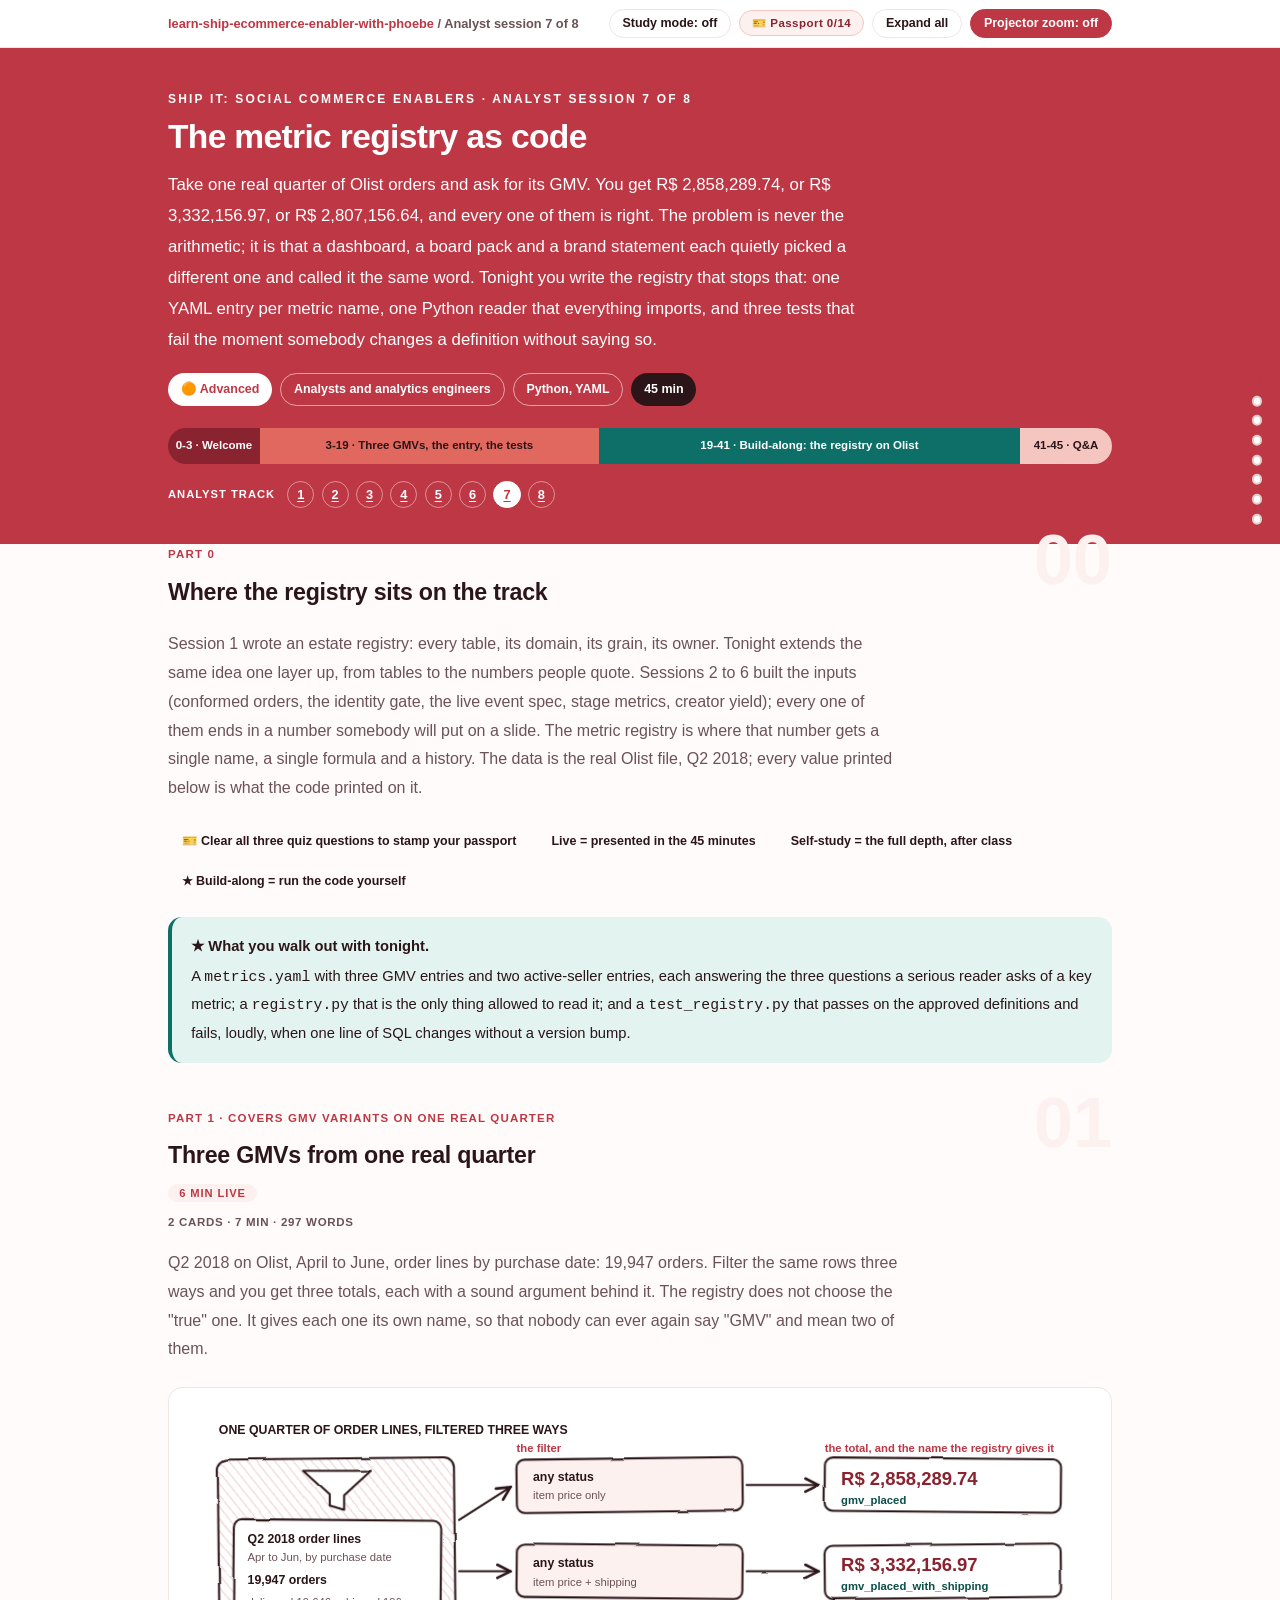
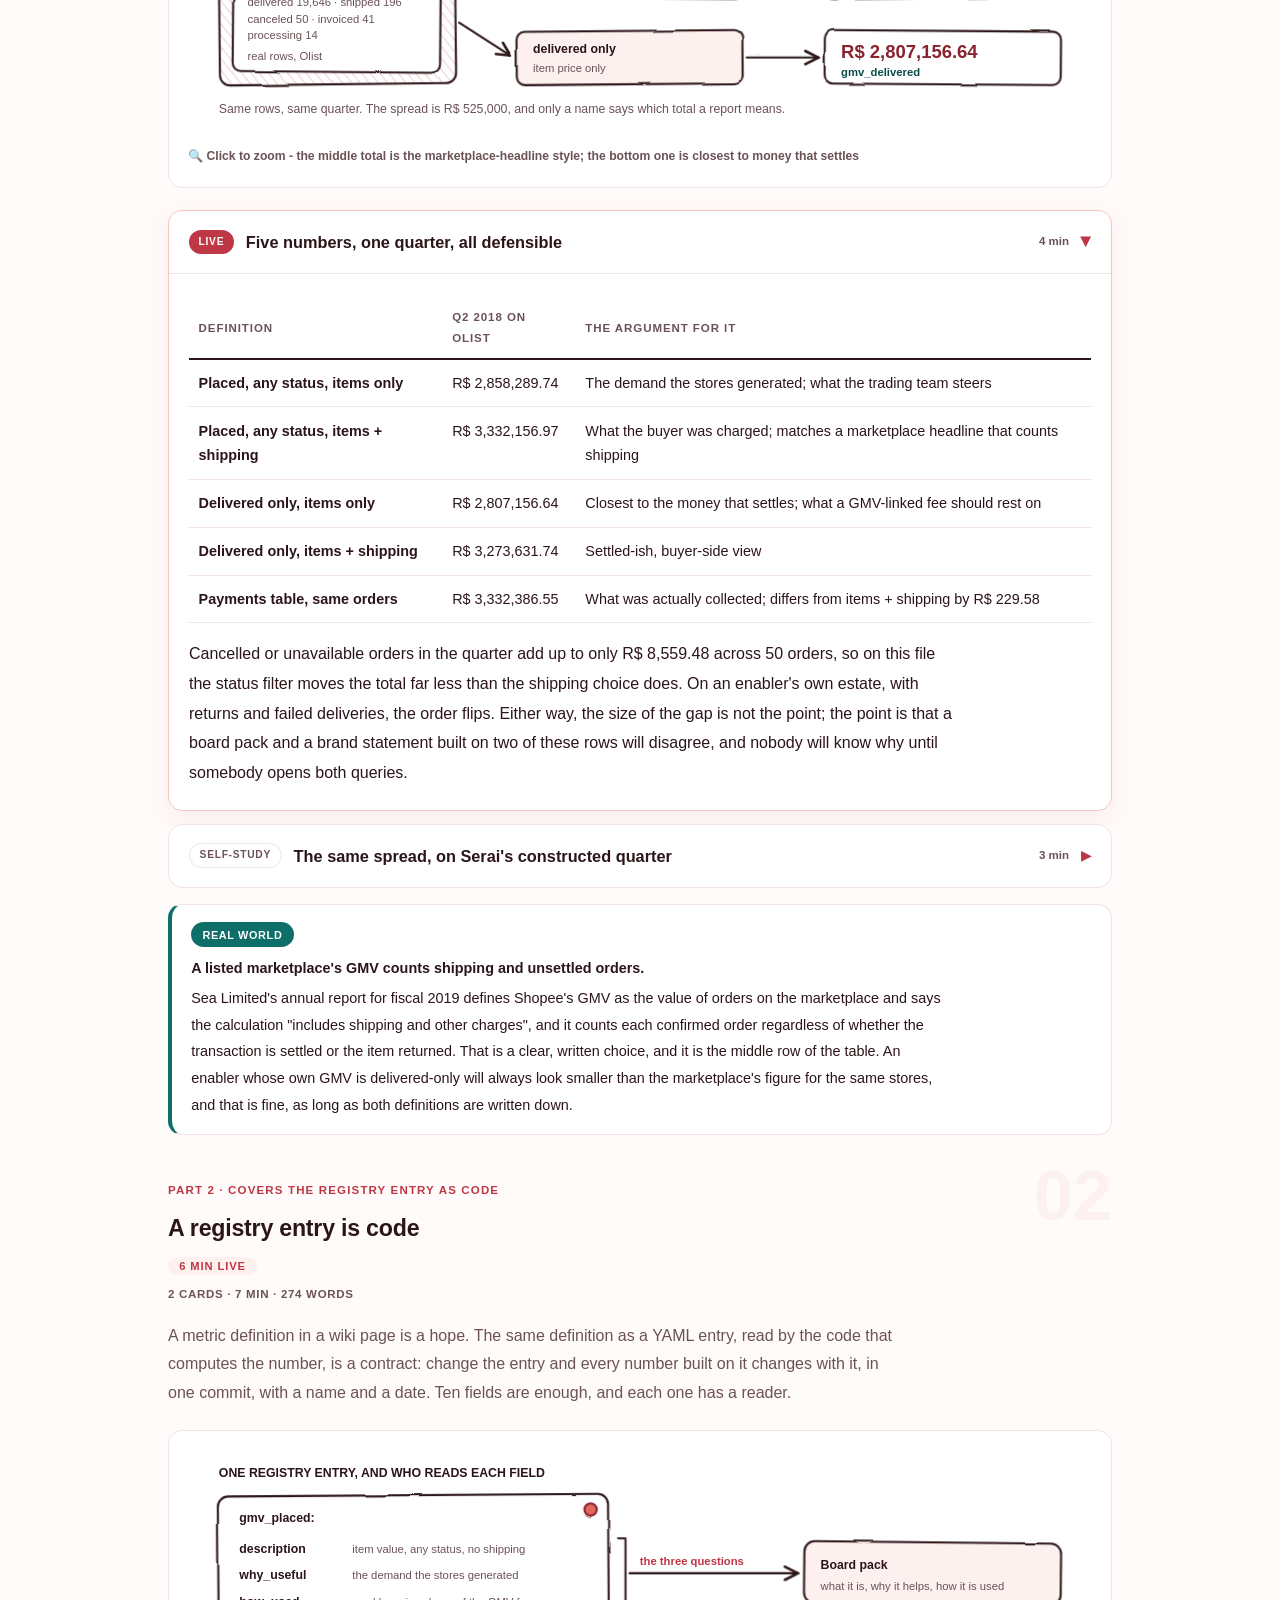
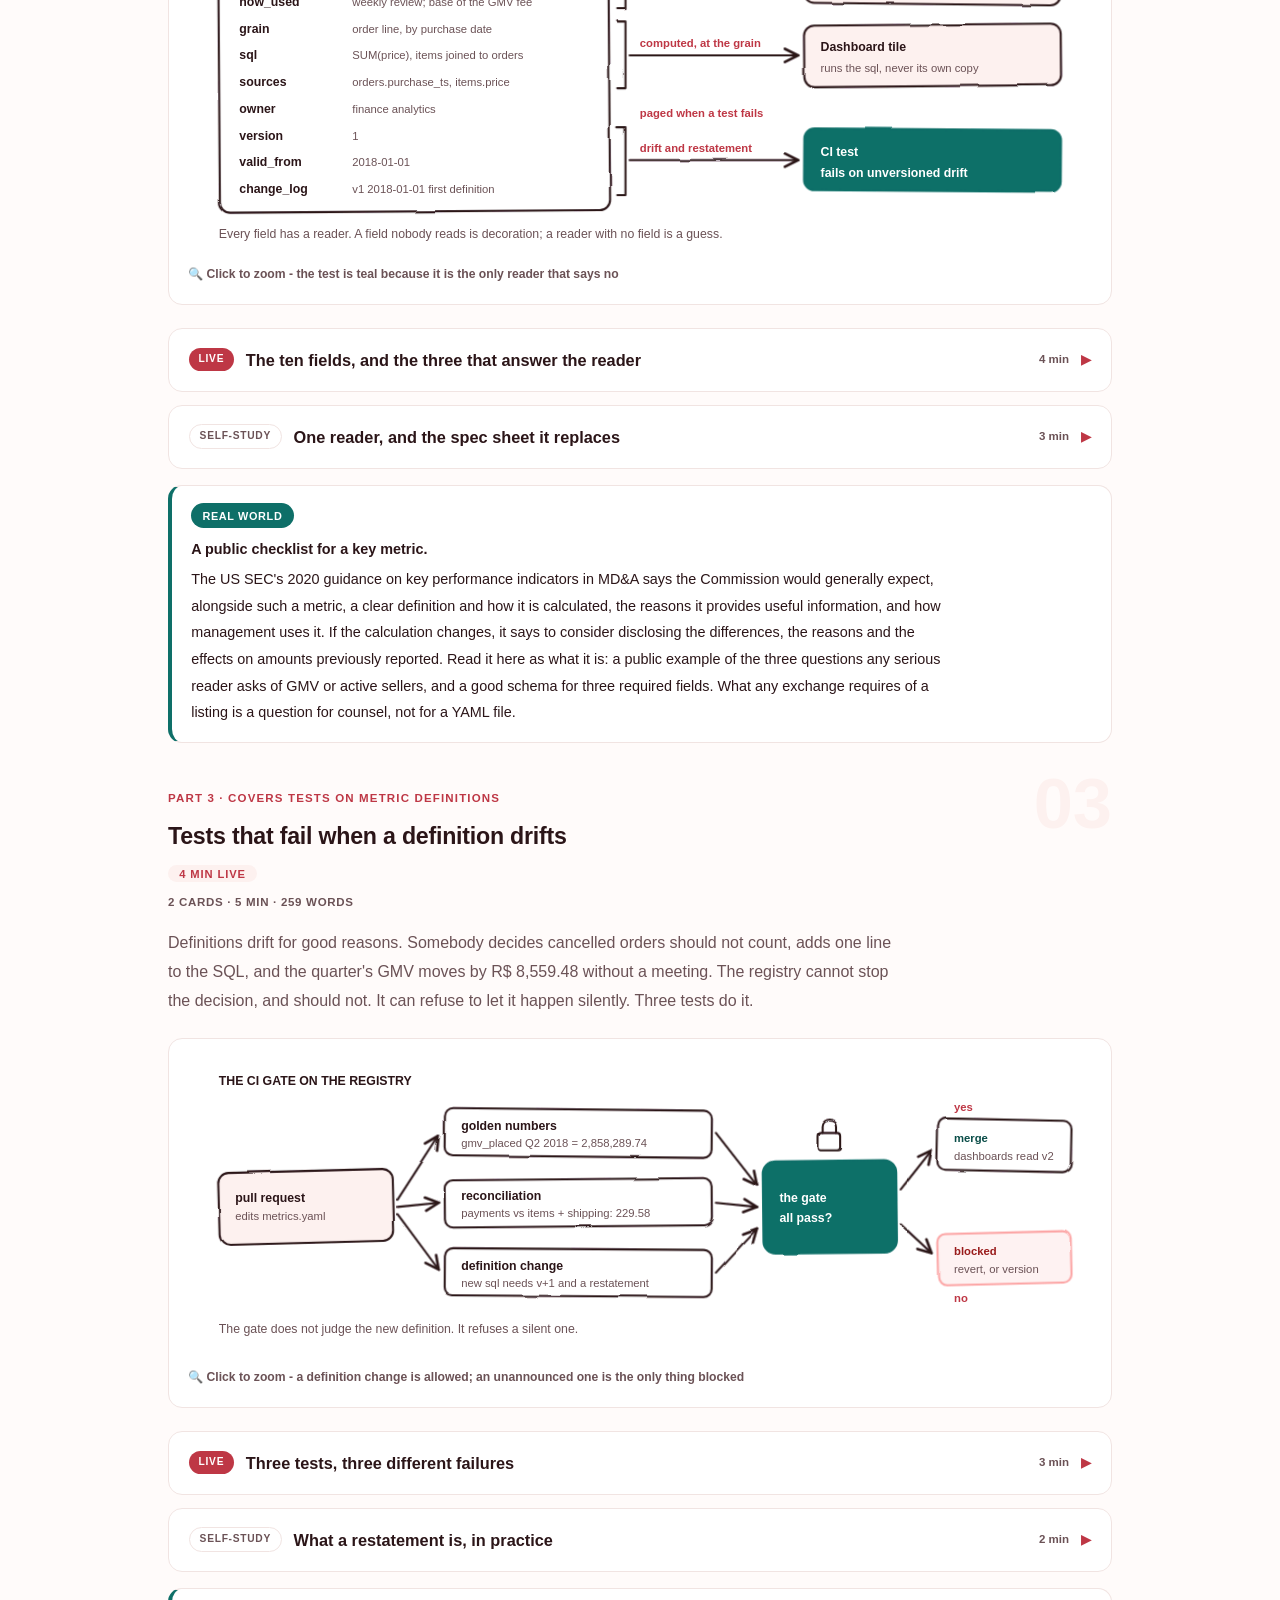
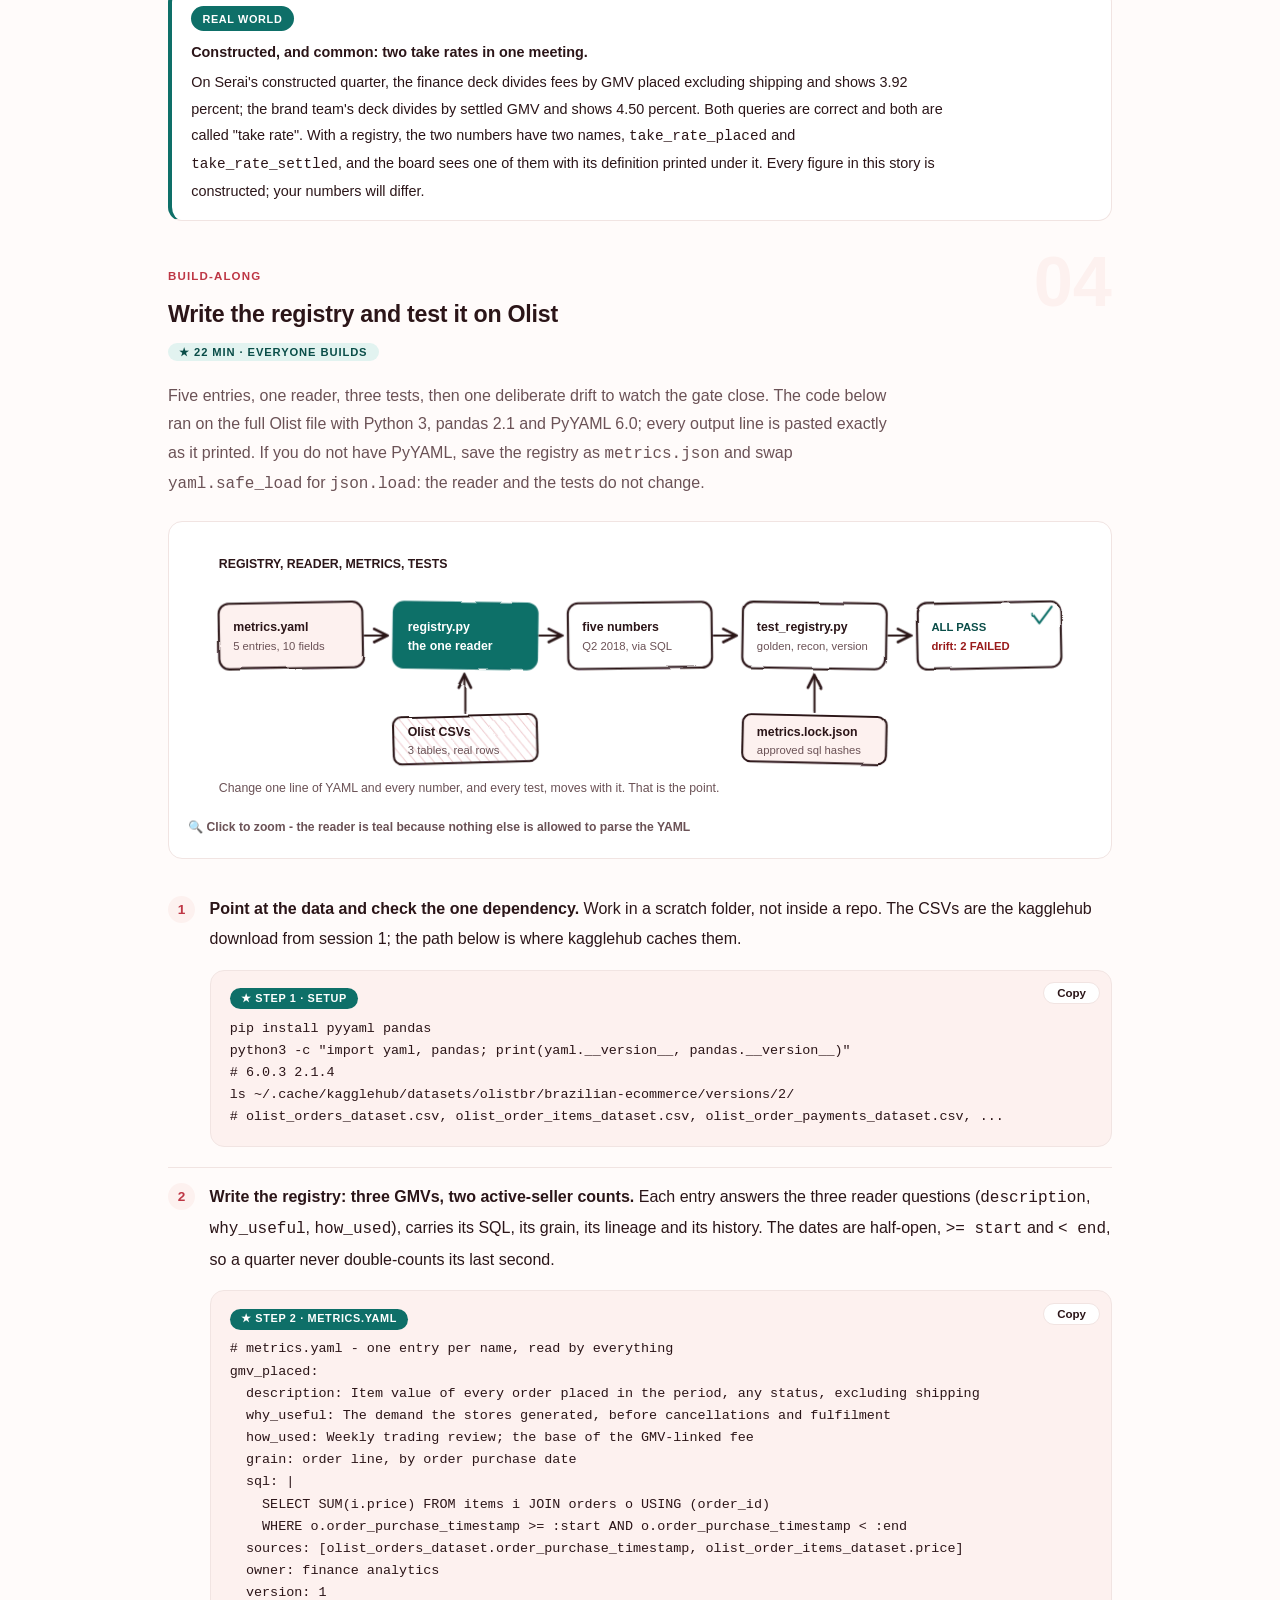
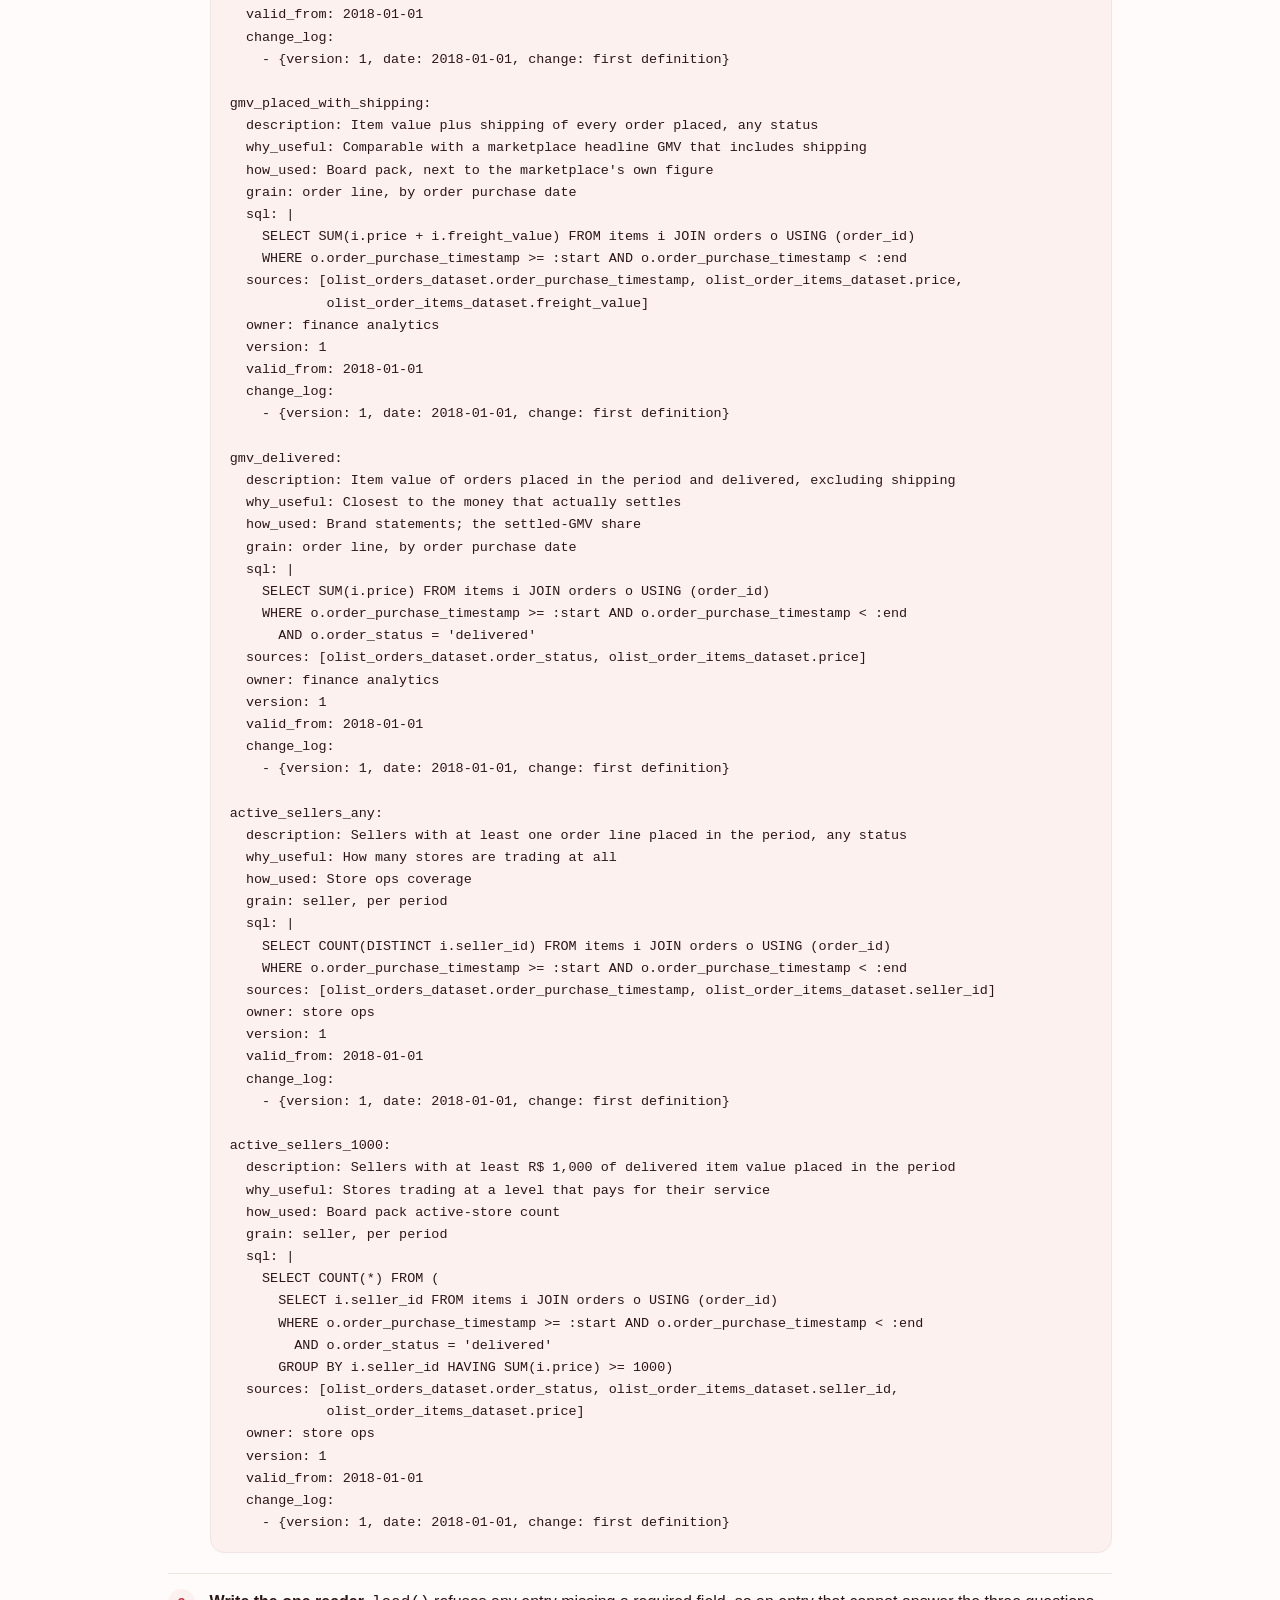
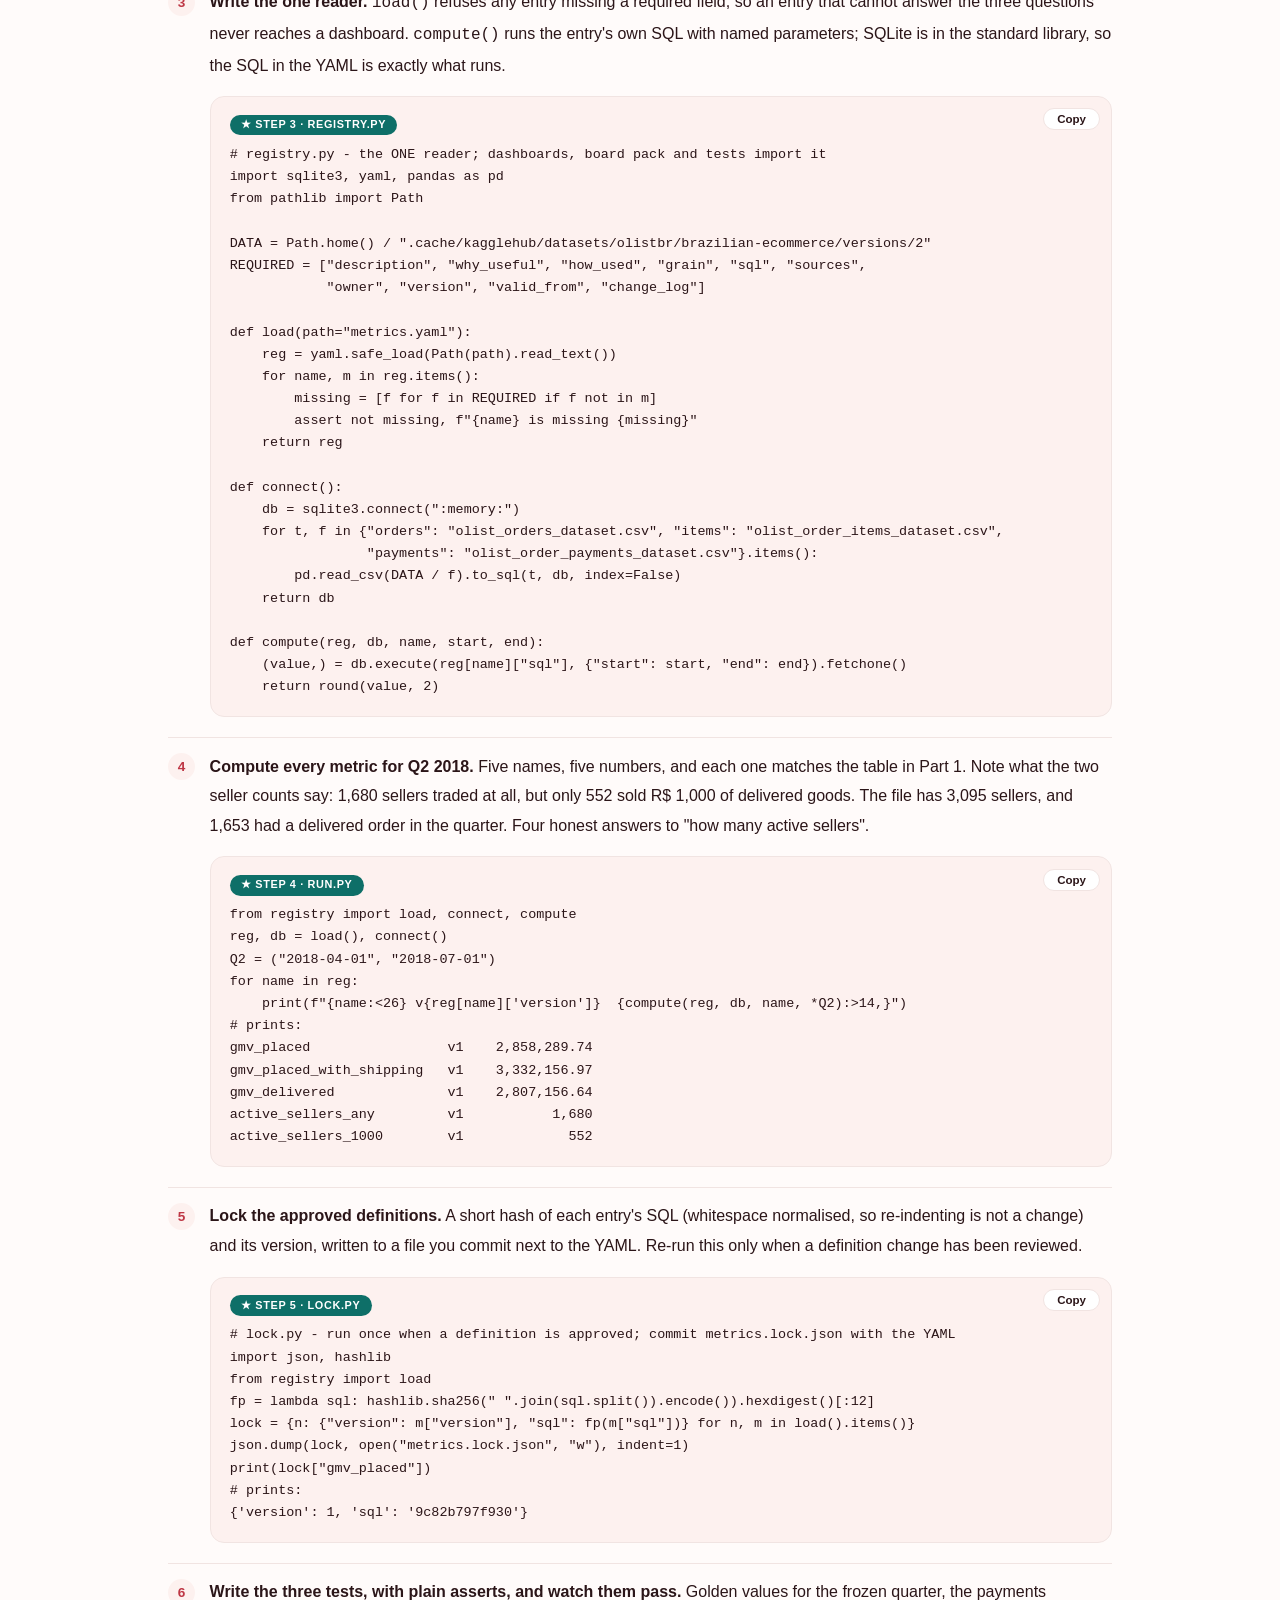
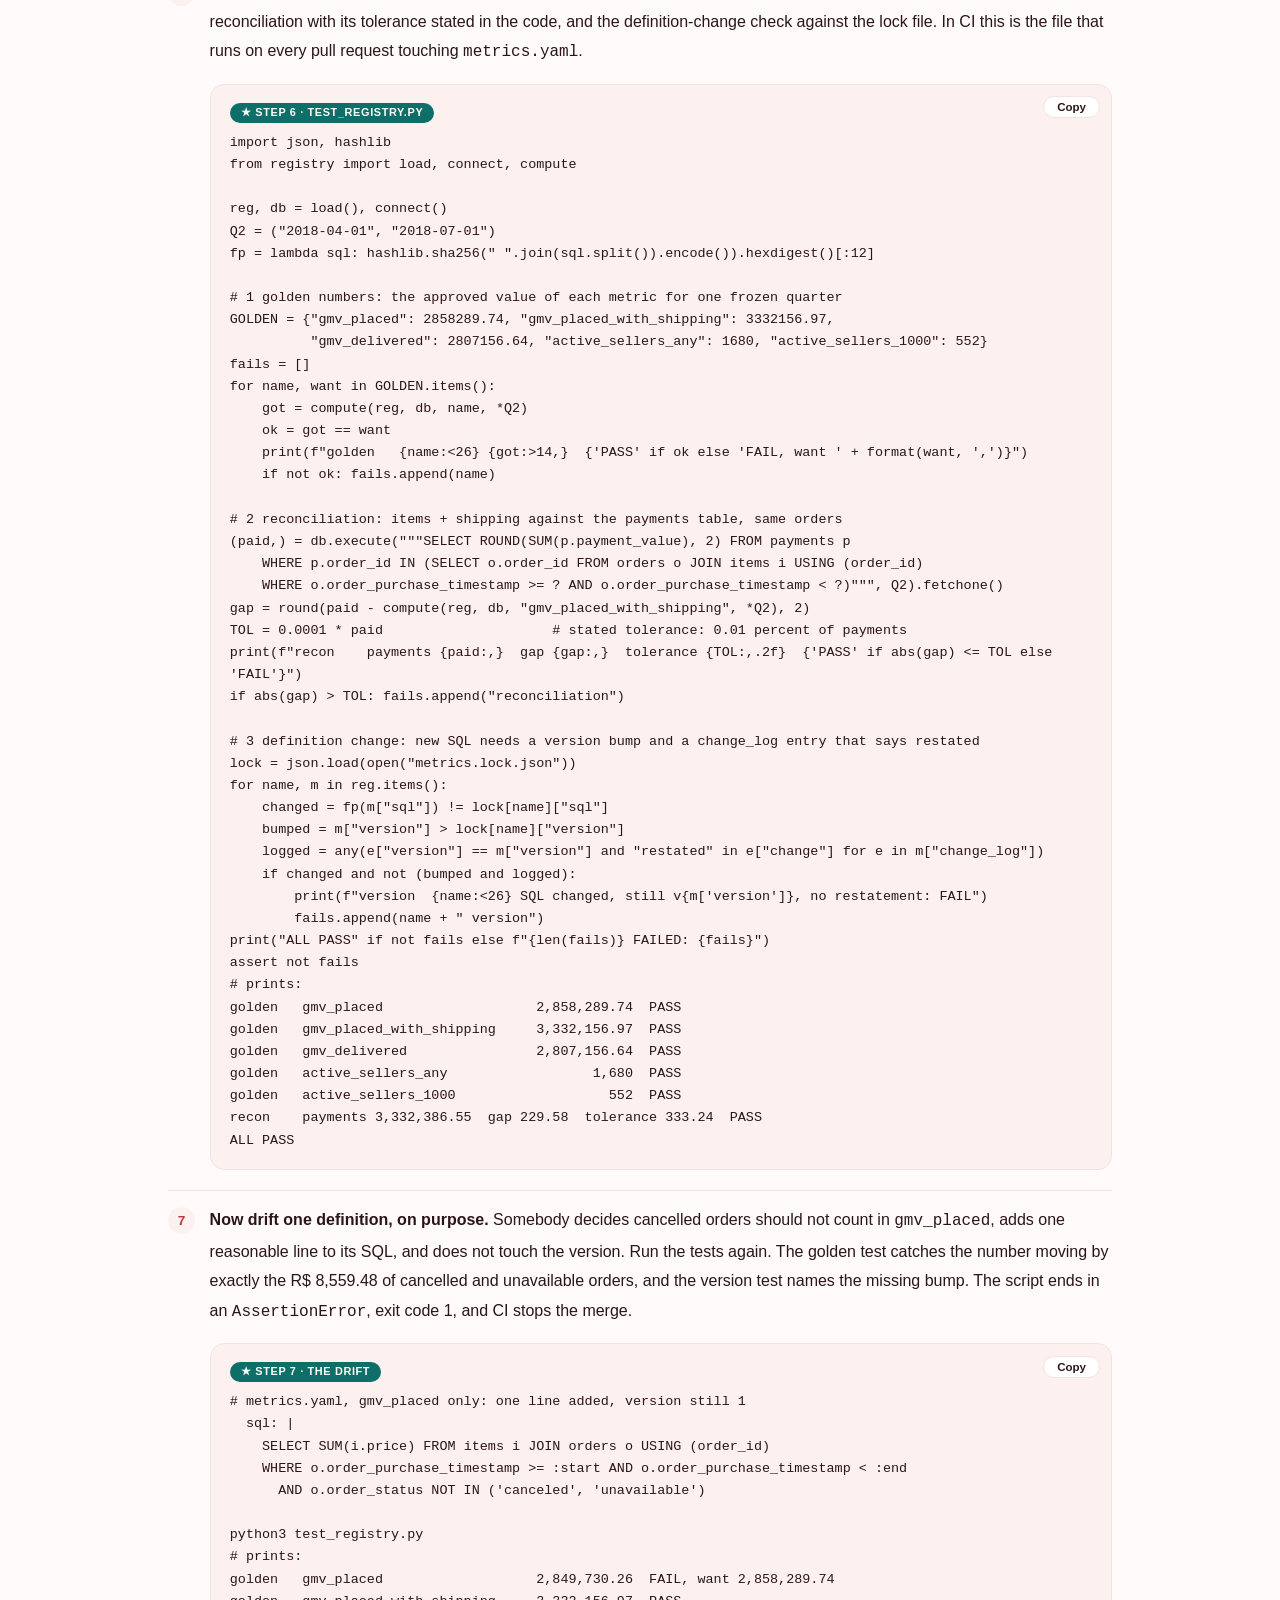
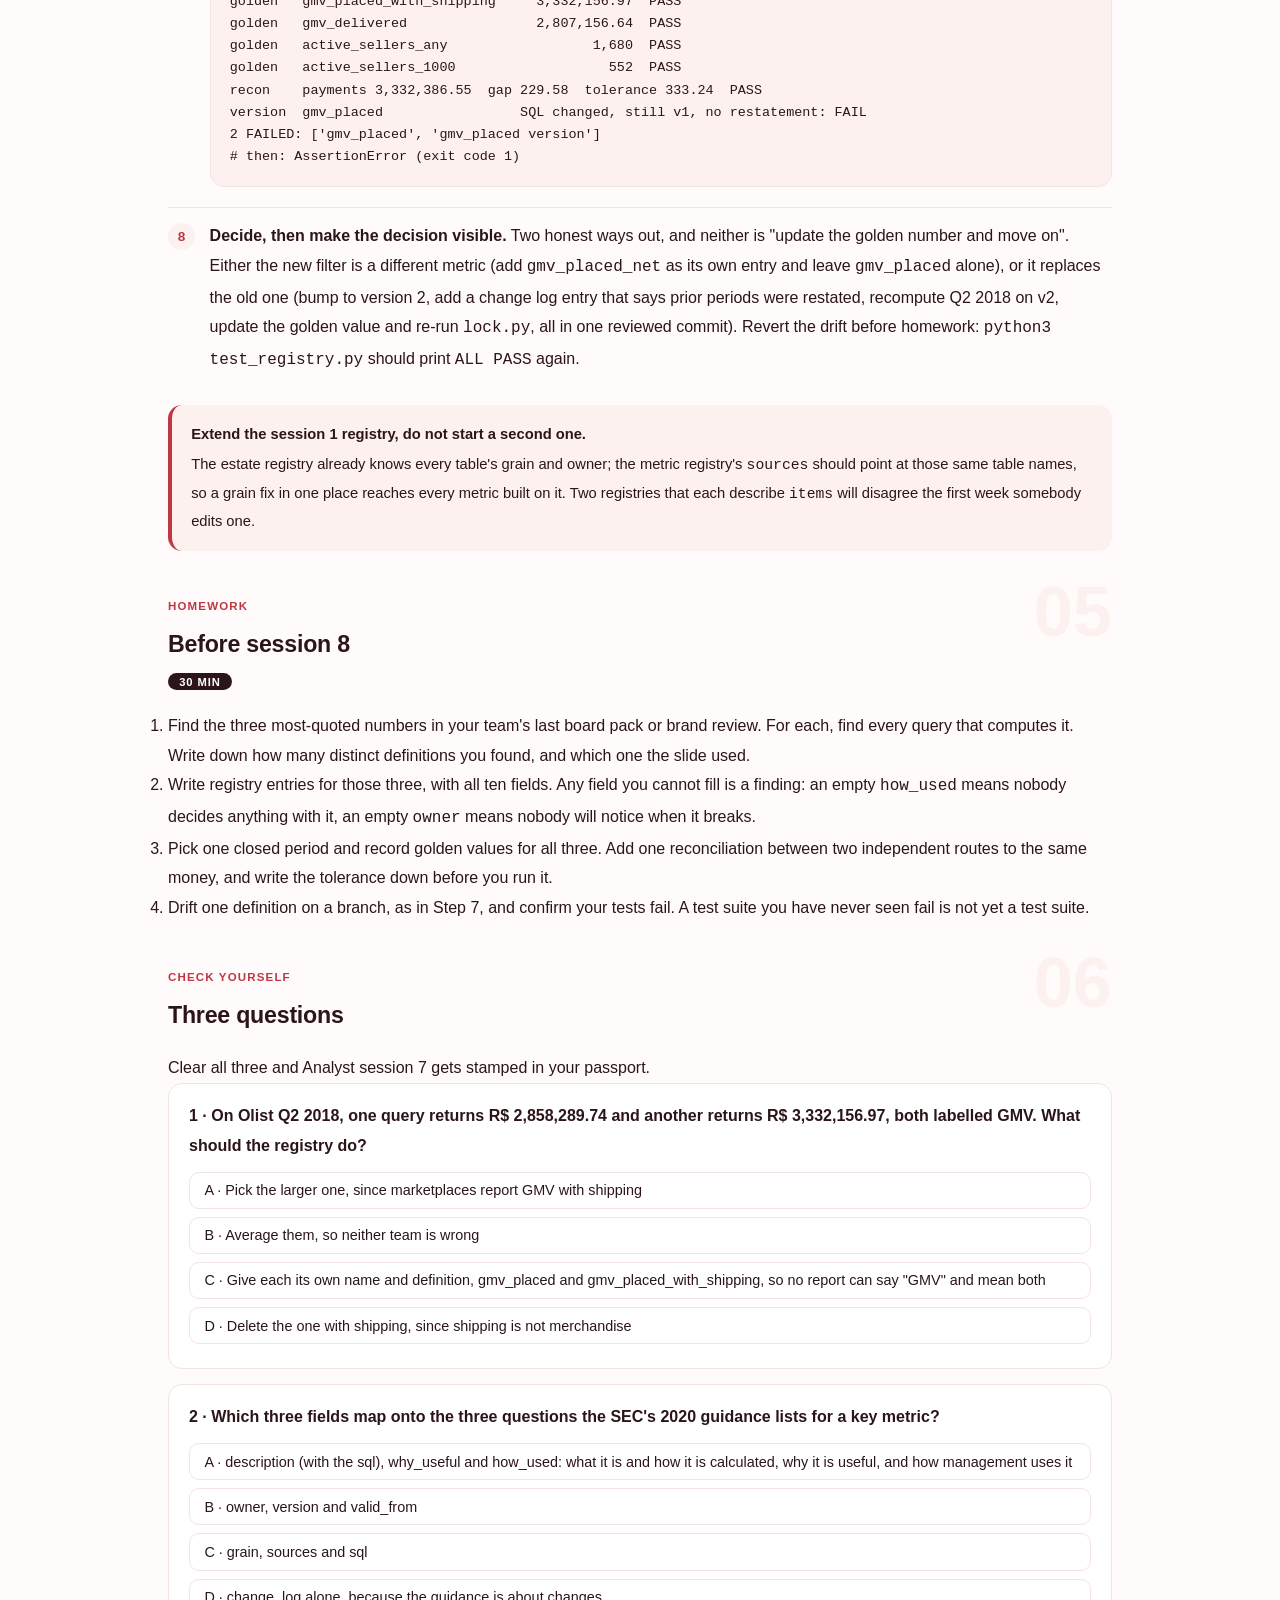
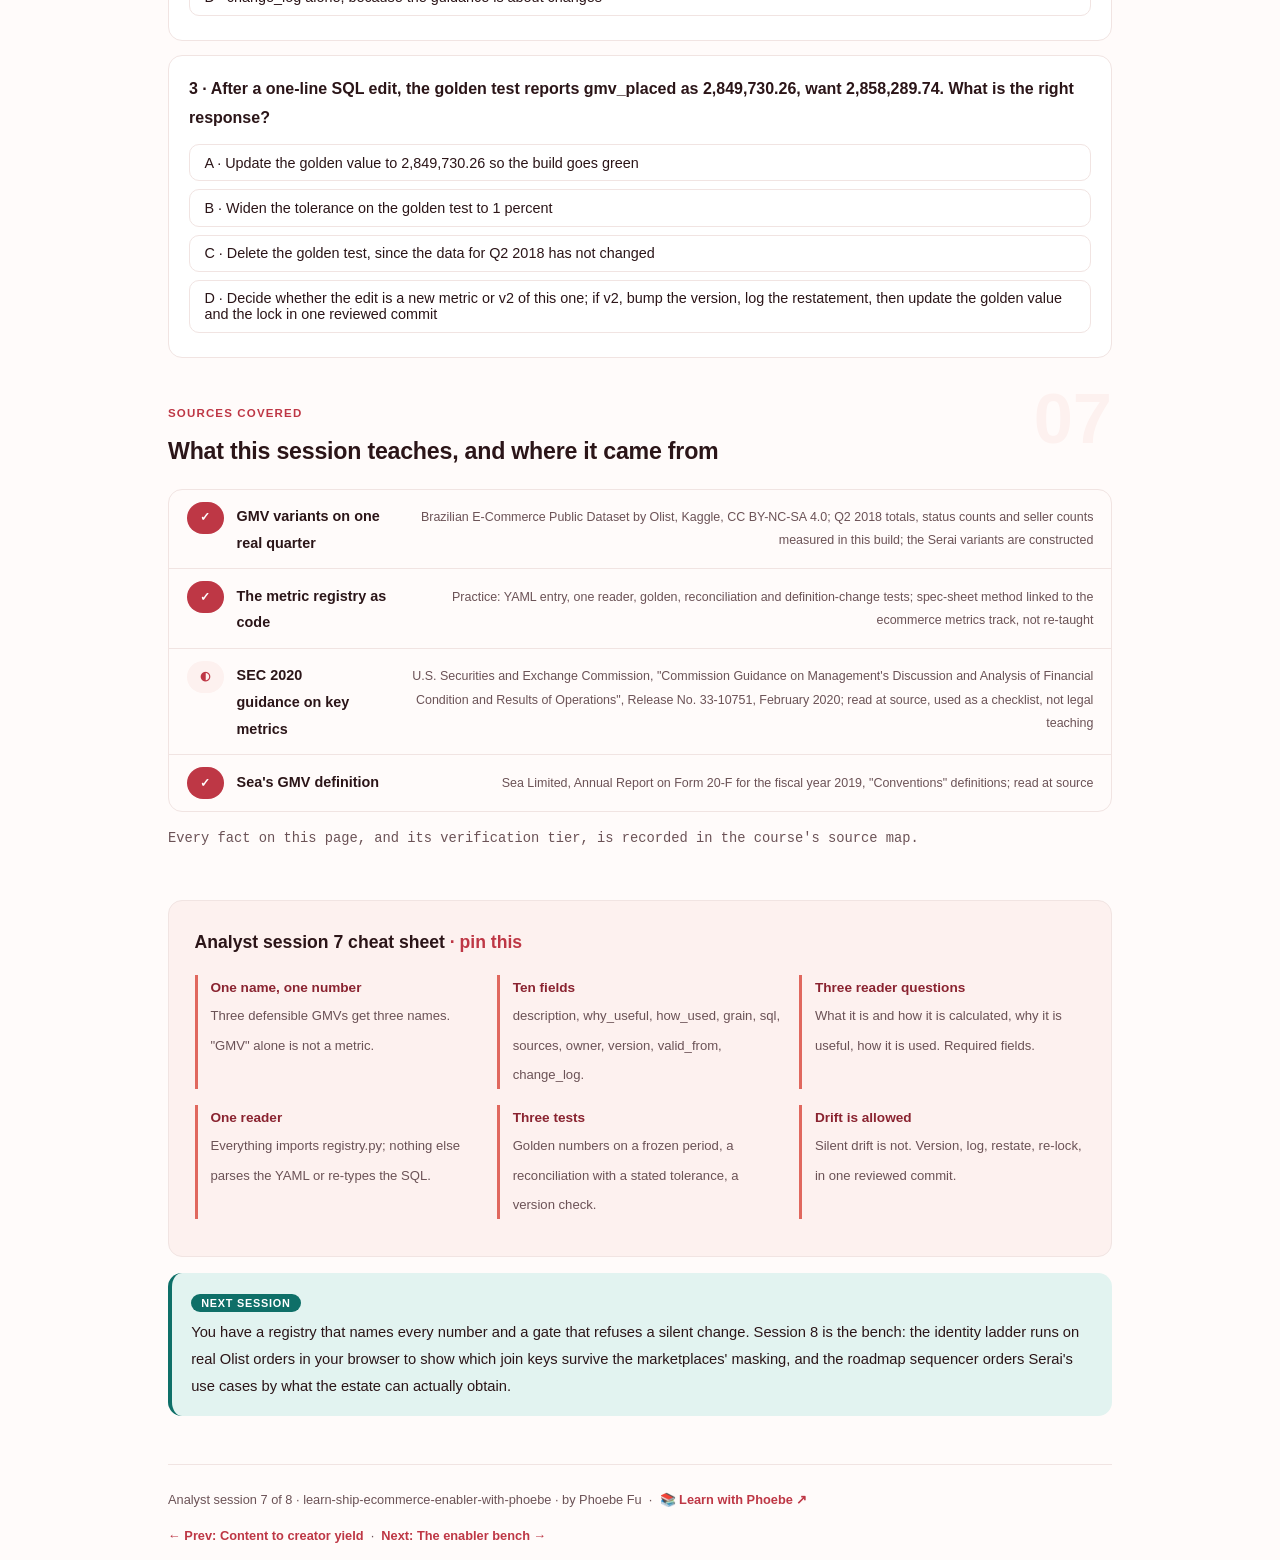
<file: courses/b7-registry-as-code.html>
<!DOCTYPE html>
<html lang="en">
<head>
<meta charset="UTF-8">
<meta name="viewport" content="width=device-width, initial-scale=1.0">
<!-- social:start -->
<meta name="description" content="Analyst session 7 of 8. Three defensible GMVs from one real Olist quarter, a YAML registry that gives each one a name, a formula, a grain, an owner and a version, and tests that fail when a definition drifts.">
<meta property="og:type" content="article">
<meta property="og:site_name" content="Learn with Phoebe">
<meta property="og:title" content="The metric registry as code - learn ship ecommerce enabler with phoebe">
<meta property="og:description" content="Analyst session 7 of 8. One real quarter, three GMVs, one YAML registry, one reader, and a golden-number test that catches a silent definition change.">
<meta property="og:url" content="https://phoebefu6.github.io/learn-ship-ecommerce-enabler-with-phoebe/courses/b7-registry-as-code.html">
<meta property="og:image" content="https://phoebefu6.github.io/learn-ship-ecommerce-enabler-with-phoebe/assets/og-cover.png">
<meta property="og:image:width" content="1200">
<meta property="og:image:height" content="630">
<meta name="twitter:card" content="summary_large_image">
<meta name="twitter:title" content="The metric registry as code - learn ship ecommerce enabler with phoebe">
<meta name="twitter:description" content="Analyst session 7 of 8. Three GMVs, one registry, tests that fail when a definition drifts.">
<meta name="twitter:image" content="https://phoebefu6.github.io/learn-ship-ecommerce-enabler-with-phoebe/assets/og-cover.png">
<!-- social:end -->
<title>Analyst session 7 · The metric registry as code - learn ship ecommerce enabler with phoebe</title>
<link rel="stylesheet" href="../assets/style.css?v=22">
</head>
<body>

<div class="toolbar">
  <div class="wrap">
    <span class="crumb"><a href="../index.html">learn-ship-ecommerce-enabler-with-phoebe</a> / Analyst session 7 of 8</span>
    <button class="btn" id="toggle-all" type="button">Expand all</button>
    <button class="btn primary" id="zoom-toggle" type="button">Projector zoom: off</button>
  </div>
</div>

<header class="masthead">
  <div class="wrap">
    <div class="eyebrow">Ship It: Social Commerce Enablers · Analyst session 7 of 8</div>
    <h1>The metric registry <span class="accent">as code</span></h1>
    <p class="sub">Take one real quarter of Olist orders and ask for its GMV. You get R$ 2,858,289.74, or R$ 3,332,156.97, or R$ 2,807,156.64, and every one of them is right. The problem is never the arithmetic; it is that a dashboard, a board pack and a brand statement each quietly picked a different one and called it the same word. Tonight you write the registry that stops that: one YAML entry per metric name, one Python reader that everything imports, and three tests that fail the moment somebody changes a definition without saying so.</p>
    <div class="chip-row">
      <span class="chip level">🟠 Advanced</span>
      <span class="chip audience">Analysts and analytics engineers</span>
      <span class="chip audience">Python, YAML</span>
      <span class="chip time">45 min</span>
    </div>
    <div class="agenda">
      <span class="a1" style="flex:1">0-3 · Welcome</span>
      <span class="a2" style="flex:4">3-19 · Three GMVs, the entry, the tests</span>
      <span class="a3" style="flex:5">19-41 · Build-along: the registry on Olist</span>
      <span class="a4" style="flex:1">41-45 · Q&amp;A</span>
    </div>
  </div>
</header>

<main class="wrap">

  <section class="section" id="intro">
    <div class="section-kicker">
      <span class="klabel">Part 0</span>
      <h2>Where the registry sits on the track</h2>
    </div>
    <p class="lede">Session 1 wrote an estate registry: every table, its domain, its grain, its owner. Tonight extends the same idea one layer up, from tables to the numbers people quote. Sessions 2 to 6 built the inputs (conformed orders, the identity gate, the live event spec, stage metrics, creator yield); every one of them ends in a number somebody will put on a slide. The metric registry is where that number gets a single name, a single formula and a history. The data is the real Olist file, Q2 2018; every value printed below is what the code printed on it.</p>

    <div class="legend">
      <span class="pill">🎫 Clear all three quiz questions to stamp your passport</span>
      <span class="pill">Live = presented in the 45 minutes</span>
      <span class="pill">Self-study = the full depth, after class</span>
      <span class="pill">★ Build-along = run the code yourself</span>
    </div>

    <div class="callout win">
      <p><strong>★ What you walk out with tonight.</strong> A <code>metrics.yaml</code> with three GMV entries and two active-seller entries, each answering the three questions a serious reader asks of a key metric; a <code>registry.py</code> that is the only thing allowed to read it; and a <code>test_registry.py</code> that passes on the approved definitions and fails, loudly, when one line of SQL changes without a version bump.</p>
    </div>
  </section>

  <section class="section" id="part-1">
    <div class="section-kicker">
      <span class="klabel">Part 1 · covers GMV variants on one real quarter</span>
      <h2>Three GMVs from one real quarter</h2>
      <span class="tag concept">6 min live</span>
    </div>
    <p class="lede">Q2 2018 on Olist, April to June, order lines by purchase date: 19,947 orders. Filter the same rows three ways and you get three totals, each with a sound argument behind it. The registry does not choose the "true" one. It gives each one its own name, so that nobody can ever again say "GMV" and mean two of them.</p>

    <figure class="zoomable">
      <svg viewBox="0 0 880 320" xmlns="http://www.w3.org/2000/svg" role="img" aria-label="A hand-drawn pile of Q2 2018 Olist order lines, 19,947 orders, delivered 19,646, shipped 196, canceled 50, invoiced 41, processing 14, feeding three filters. Any status, item price only, gives R$ 2,858,289.74, named gmv_placed. Any status, item price plus shipping, gives R$ 3,332,156.97, named gmv_placed_with_shipping. Delivered only, item price only, gives R$ 2,807,156.64, named gmv_delivered. The spread between the highest and lowest is R$ 525,000.">
        <defs>
          <filter id="b7aSk" x="-3%" y="-3%" width="106%" height="106%"><feTurbulence type="fractalNoise" baseFrequency="0.02" numOctaves="2" seed="71" result="n"/><feDisplacementMap in="SourceGraphic" in2="n" scale="2.4" xChannelSelector="R" yChannelSelector="G"/></filter>
          <pattern id="b7aHc" patternUnits="userSpaceOnUse" width="7" height="7" patternTransform="rotate(-38)"><line x1="0" y1="0" x2="0" y2="7" stroke="#BE3745" stroke-width="1" opacity=".5"/></pattern>
          <marker id="b7aAr" viewBox="0 0 10 10" refX="9" refY="5" markerWidth="8" markerHeight="8" orient="auto"><path d="M1 1 L9 5 L1 9" fill="none" stroke="#2B1518" stroke-width="1.6" stroke-linecap="round"/></marker>
        </defs>
        <style>
          .b7aH { font: 800 12px Inter, sans-serif; fill: #2B1518; }
          .b7aL { font: 600 12px Inter, sans-serif; fill: #2B1518; }
          .b7aS { font: 400 11px Inter, sans-serif; fill: #6B5256; }
          .b7aB { font: 800 11px Inter, sans-serif; fill: #0A4D48; }
          .b7aV { font: 800 18px Inter, sans-serif; fill: #8A2330; }
          .b7aA { font: 700 11px Inter, sans-serif; fill: #BE3745; }
          .b7aN { font: 400 12px Inter, sans-serif; fill: #6B5256; }
        </style>

        <text class="b7aH" x="30" y="26">ONE QUARTER OF ORDER LINES, FILTERED THREE WAYS</text>
        <text class="b7aA" x="320" y="44">the filter</text>
        <text class="b7aA" x="620" y="44">the total, and the name the registry gives it</text>

        <g filter="url(#b7aSk)" fill="none" stroke="#2B1518" stroke-width="2" stroke-linecap="round" stroke-linejoin="round">
          <!-- the pile -->
          <rect x="30" y="50" width="230" height="220" rx="10" transform="rotate(-0.6 145 160)" fill="url(#b7aHc)"/>
          <!-- funnel doodle -->
          <path d="M112 62 L178 62 L152 86 L152 100 L138 96 L138 86 Z" fill="#FFFFFF"/>
          <rect x="44" y="110" width="202" height="148" rx="8" transform="rotate(0.5 145 184)" fill="#FFFFFF"/>
          <!-- three filters -->
          <rect x="320" y="50" width="220" height="52" rx="8" transform="rotate(-0.7 430 76)" fill="#FDF1EF"/>
          <rect x="320" y="134" width="220" height="52" rx="8" transform="rotate(0.6 430 160)" fill="#FDF1EF"/>
          <rect x="320" y="218" width="220" height="52" rx="8" transform="rotate(-0.5 430 244)" fill="#FDF1EF"/>
          <!-- three totals -->
          <rect x="620" y="50" width="230" height="52" rx="8" transform="rotate(0.5 735 76)" fill="#FFFFFF"/>
          <rect x="620" y="134" width="230" height="52" rx="8" transform="rotate(-0.6 735 160)" fill="#FFFFFF"/>
          <rect x="620" y="218" width="230" height="52" rx="8" transform="rotate(0.4 735 244)" fill="#FFFFFF"/>
          <!-- arrows -->
          <path d="M264 110 L314 78" marker-end="url(#b7aAr)"/>
          <path d="M264 160 L314 160" marker-end="url(#b7aAr)"/>
          <path d="M264 210 L314 242" marker-end="url(#b7aAr)"/>
          <path d="M544 76 L614 76" marker-end="url(#b7aAr)"/>
          <path d="M544 160 L614 160" marker-end="url(#b7aAr)"/>
          <path d="M544 244 L614 244" marker-end="url(#b7aAr)"/>
        </g>

        <text class="b7aL" x="58" y="132">Q2 2018 order lines</text>
        <text class="b7aS" x="58" y="150">Apr to Jun, by purchase date</text>
        <text class="b7aL" x="58" y="172">19,947 orders</text>
        <text class="b7aS" x="58" y="194">delivered 19,646 · shipped 196</text>
        <text class="b7aS" x="58" y="210">canceled 50 · invoiced 41</text>
        <text class="b7aS" x="58" y="226">processing 14</text>
        <text class="b7aS" x="58" y="246">real rows, Olist</text>

        <text class="b7aL" x="336" y="72">any status</text>
        <text class="b7aS" x="336" y="90">item price only</text>
        <text class="b7aL" x="336" y="156">any status</text>
        <text class="b7aS" x="336" y="174">item price + shipping</text>
        <text class="b7aL" x="336" y="240">delivered only</text>
        <text class="b7aS" x="336" y="258">item price only</text>

        <text class="b7aV" x="636" y="76">R$ 2,858,289.74</text>
        <text class="b7aB" x="636" y="94">gmv_placed</text>
        <text class="b7aV" x="636" y="160">R$ 3,332,156.97</text>
        <text class="b7aB" x="636" y="178">gmv_placed_with_shipping</text>
        <text class="b7aV" x="636" y="244">R$ 2,807,156.64</text>
        <text class="b7aB" x="636" y="262">gmv_delivered</text>

        <text class="b7aN" x="30" y="298">Same rows, same quarter. The spread is R$ 525,000, and only a name says which total a report means.</text>
      </svg>
      <figcaption>🔍 Click to zoom - the middle total is the marketplace-headline style; the bottom one is closest to money that settles</figcaption>
    </figure>

    <details class="card" open>
      <summary><span class="mode live">Live</span>Five numbers, one quarter, all defensible<span class="mini">4 min</span><span class="caret">▶</span></summary>
      <div class="body">
        <table class="clean">
          <thead><tr><th>Definition</th><th>Q2 2018 on Olist</th><th>The argument for it</th></tr></thead>
          <tbody>
            <tr><td><strong>Placed, any status, items only</strong></td><td>R$ 2,858,289.74</td><td>The demand the stores generated; what the trading team steers</td></tr>
            <tr><td><strong>Placed, any status, items + shipping</strong></td><td>R$ 3,332,156.97</td><td>What the buyer was charged; matches a marketplace headline that counts shipping</td></tr>
            <tr><td><strong>Delivered only, items only</strong></td><td>R$ 2,807,156.64</td><td>Closest to the money that settles; what a GMV-linked fee should rest on</td></tr>
            <tr><td><strong>Delivered only, items + shipping</strong></td><td>R$ 3,273,631.74</td><td>Settled-ish, buyer-side view</td></tr>
            <tr><td><strong>Payments table, same orders</strong></td><td>R$ 3,332,386.55</td><td>What was actually collected; differs from items + shipping by R$ 229.58</td></tr>
          </tbody>
        </table>
        <p>Cancelled or unavailable orders in the quarter add up to only R$ 8,559.48 across 50 orders, so on this file the status filter moves the total far less than the shipping choice does. On an enabler's own estate, with returns and failed deliveries, the order flips. Either way, the size of the gap is not the point; the point is that a board pack and a brand statement built on two of these rows will disagree, and nobody will know why until somebody opens both queries.</p>
      </div>
    </details>

    <details class="card">
      <summary><span class="mode self">Self-study</span>The same spread, on Serai's constructed quarter<span class="mini">3 min</span><span class="caret">▶</span></summary>
      <div class="body">
        <p>The leader track uses one constructed Serai quarter to make the same point with fees on top. GMV placed including shipping $48.6M, placed excluding shipping $45.0M, settled net of cancellations and returns $39.2M. Divide the same $1,764,000 of retainers and GMV share by each and the take rate reads 3.63, 3.92 or 4.50 percent; drop the retainers and it is 2.00 percent. Every figure there is constructed, and your numbers will differ. The Olist quarter above is the real-rows version: the same spread, measured.</p>
        <p>The definitions themselves (GMV, take rate, what counts as an order) are taught properly in <a href="https://phoebefu6.github.io/learn-ecommerce-metrics-with-phoebe/courses/a1-the-gmv-equation.html">the GMV equation session of the ecommerce metrics track</a>. The enabler twist is that an enabler reports someone else's GMV, often on three marketplaces with three conventions, and bills against it.</p>
      </div>
    </details>

    <div class="callout example">
      <span class="ex-pill">Real world</span>
      <p><strong>A listed marketplace's GMV counts shipping and unsettled orders.</strong> Sea Limited's annual report for fiscal 2019 defines Shopee's GMV as the value of orders on the marketplace and says the calculation "includes shipping and other charges", and it counts each confirmed order regardless of whether the transaction is settled or the item returned. That is a clear, written choice, and it is the middle row of the table. An enabler whose own GMV is delivered-only will always look smaller than the marketplace's figure for the same stores, and that is fine, as long as both definitions are written down.</p>
    </div>
  </section>

  <section class="section" id="part-2">
    <div class="section-kicker">
      <span class="klabel">Part 2 · covers the registry entry as code</span>
      <h2>A registry entry is code</h2>
      <span class="tag concept">6 min live</span>
    </div>
    <p class="lede">A metric definition in a wiki page is a hope. The same definition as a YAML entry, read by the code that computes the number, is a contract: change the entry and every number built on it changes with it, in one commit, with a name and a date. Ten fields are enough, and each one has a reader.</p>

    <figure class="zoomable">
      <svg viewBox="0 0 880 392" xmlns="http://www.w3.org/2000/svg" role="img" aria-label="A hand-drawn registry card for gmv_placed with ten fields: description, why_useful, how_used, grain, sql, sources, owner, version, valid_from and change_log. The first three fields feed the board pack, as the three questions a reader asks. Grain, sql and sources feed the dashboard tile. Version, valid_from and change_log feed the CI test, which fails on unversioned drift. The owner is who gets paged when a test fails.">
        <defs>
          <filter id="b7bSk" x="-3%" y="-3%" width="106%" height="106%"><feTurbulence type="fractalNoise" baseFrequency="0.02" numOctaves="2" seed="83" result="n"/><feDisplacementMap in="SourceGraphic" in2="n" scale="2.4" xChannelSelector="R" yChannelSelector="G"/></filter>
          <marker id="b7bAr" viewBox="0 0 10 10" refX="9" refY="5" markerWidth="8" markerHeight="8" orient="auto"><path d="M1 1 L9 5 L1 9" fill="none" stroke="#2B1518" stroke-width="1.6" stroke-linecap="round"/></marker>
        </defs>
        <style>
          .b7bH { font: 800 12px Inter, sans-serif; fill: #2B1518; }
          .b7bL { font: 600 12px Inter, sans-serif; fill: #2B1518; }
          .b7bS { font: 400 11px Inter, sans-serif; fill: #6B5256; }
          .b7bB { font: 800 11px Inter, sans-serif; fill: #0A4D48; }
          .b7bW { font: 800 12px Inter, sans-serif; fill: #FFFFFF; }
          .b7bA { font: 700 11px Inter, sans-serif; fill: #BE3745; }
          .b7bN { font: 400 12px Inter, sans-serif; fill: #6B5256; }
        </style>

        <text class="b7bH" x="30" y="26">ONE REGISTRY ENTRY, AND WHO READS EACH FIELD</text>

        <g filter="url(#b7bSk)" fill="none" stroke="#2B1518" stroke-width="2" stroke-linecap="round" stroke-linejoin="round">
          <!-- the entry card -->
          <rect x="30" y="44" width="380" height="308" rx="10" transform="rotate(-0.4 220 198)" fill="#FFFFFF"/>
          <!-- pin doodle -->
          <circle cx="392" cy="58" r="6" fill="#E0685E" stroke="#8A2330"/>
          <!-- group brackets -->
          <path d="M418 86 L426 86 L426 154 L418 154"/>
          <path d="M418 166 L426 166 L426 232 L418 232"/>
          <path d="M418 270 L426 270 L426 336 L418 336"/>
          <!-- three readers -->
          <rect x="600" y="90" width="250" height="60" rx="10" transform="rotate(0.6 725 120)" fill="#FDF1EF"/>
          <rect x="600" y="170" width="250" height="60" rx="10" transform="rotate(-0.5 725 200)" fill="#FDF1EF"/>
          <rect x="600" y="272" width="250" height="60" rx="10" transform="rotate(0.4 725 302)" fill="#0E6F68" stroke="#0E6F68"/>
          <!-- arrows -->
          <path d="M430 120 L594 120" marker-end="url(#b7bAr)"/>
          <path d="M430 200 L594 200" marker-end="url(#b7bAr)"/>
          <path d="M430 302 L594 302" marker-end="url(#b7bAr)"/>
        </g>

        <text class="b7bH" x="50" y="70">gmv_placed:</text>
        <text class="b7bL" x="50" y="100">description</text><text class="b7bS" x="160" y="100">item value, any status, no shipping</text>
        <text class="b7bL" x="50" y="126">why_useful</text><text class="b7bS" x="160" y="126">the demand the stores generated</text>
        <text class="b7bL" x="50" y="152">how_used</text><text class="b7bS" x="160" y="152">weekly review; base of the GMV fee</text>
        <text class="b7bL" x="50" y="178">grain</text><text class="b7bS" x="160" y="178">order line, by purchase date</text>
        <text class="b7bL" x="50" y="204">sql</text><text class="b7bS" x="160" y="204">SUM(price), items joined to orders</text>
        <text class="b7bL" x="50" y="230">sources</text><text class="b7bS" x="160" y="230">orders.purchase_ts, items.price</text>
        <text class="b7bL" x="50" y="256">owner</text><text class="b7bS" x="160" y="256">finance analytics</text>
        <text class="b7bL" x="50" y="282">version</text><text class="b7bS" x="160" y="282">1</text>
        <text class="b7bL" x="50" y="308">valid_from</text><text class="b7bS" x="160" y="308">2018-01-01</text>
        <text class="b7bL" x="50" y="334">change_log</text><text class="b7bS" x="160" y="334">v1 2018-01-01 first definition</text>

        <text class="b7bA" x="440" y="112">the three questions</text>
        <text class="b7bA" x="440" y="192">computed, at the grain</text>
        <text class="b7bA" x="440" y="260">paged when a test fails</text>
        <text class="b7bA" x="440" y="294">drift and restatement</text>

        <text class="b7bL" x="616" y="116">Board pack</text>
        <text class="b7bS" x="616" y="136">what it is, why it helps, how it is used</text>
        <text class="b7bL" x="616" y="196">Dashboard tile</text>
        <text class="b7bS" x="616" y="216">runs the sql, never its own copy</text>
        <text class="b7bW" x="616" y="298">CI test</text>
        <text class="b7bW" x="616" y="318">fails on unversioned drift</text>

        <text class="b7bN" x="30" y="378">Every field has a reader. A field nobody reads is decoration; a reader with no field is a guess.</text>
      </svg>
      <figcaption>🔍 Click to zoom - the test is teal because it is the only reader that says no</figcaption>
    </figure>

    <details class="card">
      <summary><span class="mode live">Live</span>The ten fields, and the three that answer the reader<span class="mini">4 min</span><span class="caret">▶</span></summary>
      <div class="body">
        <table class="clean">
          <thead><tr><th>Field</th><th>What goes in it</th><th>Who reads it</th></tr></thead>
          <tbody>
            <tr><td><code>description</code> + <code>sql</code></td><td>"A clear definition of the metric and how it is calculated"</td><td>Board pack, every analyst</td></tr>
            <tr><td><code>why_useful</code></td><td>"The reasons why the metric provides useful information"</td><td>Board pack, brand statements</td></tr>
            <tr><td><code>how_used</code></td><td>"How management uses the metric in managing or monitoring the performance of the business"</td><td>Board pack, the owner</td></tr>
            <tr><td><code>grain</code></td><td>The row the SQL sums over, and the date it keys on</td><td>Dashboard, anyone joining it</td></tr>
            <tr><td><code>sources</code></td><td>Table and column for every input: the lineage</td><td>Data engineering, when a source changes</td></tr>
            <tr><td><code>owner</code></td><td>One team, not a person's name</td><td>Whoever gets paged when a test fails</td></tr>
            <tr><td><code>version</code>, <code>valid_from</code>, <code>change_log</code></td><td>The history: what changed, when, and whether prior periods were restated</td><td>The CI test, auditors, next year's you</td></tr>
          </tbody>
        </table>
        <p>The quoted wording in the first three rows is the SEC's, below. Put the three questions in the schema as required fields and the reader loads nothing that cannot answer them.</p>
      </div>
    </details>

    <details class="card">
      <summary><span class="mode self">Self-study</span>One reader, and the spec sheet it replaces<span class="mini">3 min</span><span class="caret">▶</span></summary>
      <div class="body">
        <p>The YAML is half of it. The other half is that exactly one module reads it. If the dashboard parses <code>metrics.yaml</code> with its own code and the board pack script with another, you have two readers and, the first time somebody adds a field, two behaviours. <code>registry.py</code> below is thirty lines, and every consumer imports it: <code>load()</code> refuses an entry with a missing field, <code>compute()</code> runs the entry's own SQL. Nobody writes <code>SUM(price)</code> anywhere else.</p>
        <p>How to write a good definition in the first place (the one-page spec, the edge cases, the sign-off) is taught in <a href="https://phoebefu6.github.io/learn-ecommerce-metrics-with-phoebe/courses/b8-metric-spec-sheet.html">the metric spec sheet session of the ecommerce metrics track</a>, and governance around it in <a href="https://phoebefu6.github.io/learn-ecommerce-metrics-with-phoebe/courses/a6-metric-governance.html">its metric governance session</a>. The registry is the spec sheet made executable: same content, but now a machine checks it on every change.</p>
      </div>
    </details>

    <div class="callout example">
      <span class="ex-pill">Real world</span>
      <p><strong>A public checklist for a key metric.</strong> The US SEC's 2020 guidance on key performance indicators in MD&amp;A says the Commission would generally expect, alongside such a metric, a clear definition and how it is calculated, the reasons it provides useful information, and how management uses it. If the calculation changes, it says to consider disclosing the differences, the reasons and the effects on amounts previously reported. Read it here as what it is: a public example of the three questions any serious reader asks of GMV or active sellers, and a good schema for three required fields. What any exchange requires of a listing is a question for counsel, not for a YAML file.</p>
    </div>
  </section>

  <section class="section" id="part-3">
    <div class="section-kicker">
      <span class="klabel">Part 3 · covers tests on metric definitions</span>
      <h2>Tests that fail when a definition drifts</h2>
      <span class="tag concept">4 min live</span>
    </div>
    <p class="lede">Definitions drift for good reasons. Somebody decides cancelled orders should not count, adds one line to the SQL, and the quarter's GMV moves by R$ 8,559.48 without a meeting. The registry cannot stop the decision, and should not. It can refuse to let it happen silently. Three tests do it.</p>

    <figure class="zoomable">
      <svg viewBox="0 0 880 290" xmlns="http://www.w3.org/2000/svg" role="img" aria-label="A hand-drawn CI gate. A pull request that changes metrics.yaml runs three tests: golden numbers, gmv_placed for Q2 2018 must equal 2,858,289.74; reconciliation, payments against items plus shipping, 229.58 apart, within tolerance; definition change, new SQL needs a version bump and a restatement. All three feed a gate. If all pass, merge and dashboards read the new version. If not, the change is blocked until it is reverted or versioned.">
        <defs>
          <filter id="b7cSk" x="-3%" y="-3%" width="106%" height="106%"><feTurbulence type="fractalNoise" baseFrequency="0.02" numOctaves="2" seed="97" result="n"/><feDisplacementMap in="SourceGraphic" in2="n" scale="2.4" xChannelSelector="R" yChannelSelector="G"/></filter>
          <marker id="b7cAr" viewBox="0 0 10 10" refX="9" refY="5" markerWidth="8" markerHeight="8" orient="auto"><path d="M1 1 L9 5 L1 9" fill="none" stroke="#2B1518" stroke-width="1.6" stroke-linecap="round"/></marker>
        </defs>
        <style>
          .b7cH { font: 800 12px Inter, sans-serif; fill: #2B1518; }
          .b7cL { font: 600 12px Inter, sans-serif; fill: #2B1518; }
          .b7cS { font: 400 11px Inter, sans-serif; fill: #6B5256; }
          .b7cB { font: 800 11px Inter, sans-serif; fill: #0A4D48; }
          .b7cW { font: 800 12px Inter, sans-serif; fill: #FFFFFF; }
          .b7cR { font: 800 11px Inter, sans-serif; fill: #991B1B; }
          .b7cA { font: 700 11px Inter, sans-serif; fill: #BE3745; }
          .b7cN { font: 400 12px Inter, sans-serif; fill: #6B5256; }
        </style>

        <text class="b7cH" x="30" y="26">THE CI GATE ON THE REGISTRY</text>

        <g filter="url(#b7cSk)" fill="none" stroke="#2B1518" stroke-width="2" stroke-linecap="round" stroke-linejoin="round">
          <rect x="30" y="110" width="170" height="70" rx="10" transform="rotate(-1.5 115 145)" fill="#FDF1EF"/>
          <rect x="250" y="50" width="260" height="46" rx="8" transform="rotate(0.6 380 73)" fill="#FFFFFF"/>
          <rect x="250" y="118" width="260" height="46" rx="8" transform="rotate(-0.5 380 141)" fill="#FFFFFF"/>
          <rect x="250" y="186" width="260" height="46" rx="8" transform="rotate(0.4 380 209)" fill="#FFFFFF"/>
          <rect x="560" y="100" width="130" height="90" rx="12" transform="rotate(-0.6 625 145)" fill="#0E6F68" stroke="#0E6F68"/>
          <!-- padlock doodle above the gate -->
          <rect x="614" y="72" width="22" height="18" rx="3"/>
          <path d="M618 72 L618 66 C618 58 632 58 632 66 L632 72"/>
          <rect x="730" y="60" width="130" height="50" rx="8" transform="rotate(1.2 795 85)" fill="#FFFFFF"/>
          <rect x="730" y="170" width="130" height="50" rx="8" transform="rotate(-1.4 795 195)" fill="#FEF2F2" stroke="#FCA5A5"/>
          <path d="M204 138 L244 76" marker-end="url(#b7cAr)"/>
          <path d="M204 145 L244 141" marker-end="url(#b7cAr)"/>
          <path d="M204 152 L244 206" marker-end="url(#b7cAr)"/>
          <path d="M514 73 L554 124" marker-end="url(#b7cAr)"/>
          <path d="M514 141 L554 145" marker-end="url(#b7cAr)"/>
          <path d="M514 209 L554 166" marker-end="url(#b7cAr)"/>
          <path d="M694 128 L724 90" marker-end="url(#b7cAr)"/>
          <path d="M694 162 L724 190" marker-end="url(#b7cAr)"/>
        </g>

        <text class="b7cL" x="46" y="140">pull request</text>
        <text class="b7cS" x="46" y="158">edits metrics.yaml</text>

        <text class="b7cL" x="266" y="70">golden numbers</text>
        <text class="b7cS" x="266" y="87">gmv_placed Q2 2018 = 2,858,289.74</text>
        <text class="b7cL" x="266" y="138">reconciliation</text>
        <text class="b7cS" x="266" y="155">payments vs items + shipping: 229.58</text>
        <text class="b7cL" x="266" y="206">definition change</text>
        <text class="b7cS" x="266" y="223">new sql needs v+1 and a restatement</text>

        <text class="b7cW" x="576" y="140">the gate</text>
        <text class="b7cW" x="576" y="160">all pass?</text>

        <text class="b7cA" x="746" y="52">yes</text>
        <text class="b7cB" x="746" y="82">merge</text>
        <text class="b7cS" x="746" y="99">dashboards read v2</text>
        <text class="b7cR" x="746" y="192">blocked</text>
        <text class="b7cS" x="746" y="209">revert, or version</text>
        <text class="b7cA" x="746" y="238">no</text>

        <text class="b7cN" x="30" y="268">The gate does not judge the new definition. It refuses a silent one.</text>
      </svg>
      <figcaption>🔍 Click to zoom - a definition change is allowed; an unannounced one is the only thing blocked</figcaption>
    </figure>

    <details class="card">
      <summary><span class="mode live">Live</span>Three tests, three different failures<span class="mini">3 min</span><span class="caret">▶</span></summary>
      <div class="body">
        <p><strong>Golden numbers.</strong> Freeze one past period and write down the approved value of each metric: <code>gmv_placed</code> for Q2 2018 is R$ 2,858,289.74, <code>active_sellers_1000</code> is 552. The data for a closed quarter does not change, so if the computed value moves, the definition did. This is the test that catches the one-line SQL edit.</p>
        <p><strong>Reconciliation.</strong> Two independent routes to roughly the same money should agree within a tolerance you write down in advance. Items plus shipping for the quarter is R$ 3,332,156.97; the payments table for the same orders is R$ 3,332,386.55; the gap is R$ 229.58. The tolerance in the build-along is 0.01 percent of payments, R$ 333.24. When a join starts fanning out or a table is loaded twice, this test fails first.</p>
        <p><strong>Definition change.</strong> Store a fingerprint of each approved SQL next to its version. If the SQL changes and the version does not, or the change log has no entry that says prior periods were restated, fail. This is the test that turns "somebody tidied the query" into a reviewed decision.</p>
      </div>
    </details>

    <details class="card">
      <summary><span class="mode self">Self-study</span>What a restatement is, in practice<span class="mini">2 min</span><span class="caret">▶</span></summary>
      <div class="body">
        <p>When <code>gmv_placed</code> moves to v2, three things happen in the same commit: the version goes up, the change log says what changed and why, and every prior period that anyone will compare against is recomputed on v2 and the golden value updated. Last year's board pack is not edited; next year's shows both, with a line saying which definition each column uses. A trend that crosses a definition change without restating is the most common way a chart lies with every number on it correct.</p>
      </div>
    </details>

    <div class="callout example">
      <span class="ex-pill">Real world</span>
      <p><strong>Constructed, and common: two take rates in one meeting.</strong> On Serai's constructed quarter, the finance deck divides fees by GMV placed excluding shipping and shows 3.92 percent; the brand team's deck divides by settled GMV and shows 4.50 percent. Both queries are correct and both are called "take rate". With a registry, the two numbers have two names, <code>take_rate_placed</code> and <code>take_rate_settled</code>, and the board sees one of them with its definition printed under it. Every figure in this story is constructed; your numbers will differ.</p>
    </div>
  </section>

  <section class="section" id="demo-1">
    <div class="section-kicker">
      <span class="klabel">Build-along</span>
      <h2>Write the registry and test it on Olist</h2>
      <span class="tag demo">★ 22 min · everyone builds</span>
    </div>
    <p class="lede">Five entries, one reader, three tests, then one deliberate drift to watch the gate close. The code below ran on the full Olist file with Python 3, pandas 2.1 and PyYAML 6.0; every output line is pasted exactly as it printed. If you do not have PyYAML, save the registry as <code>metrics.json</code> and swap <code>yaml.safe_load</code> for <code>json.load</code>: the reader and the tests do not change.</p>

    <figure class="zoomable">
      <svg viewBox="0 0 880 258" xmlns="http://www.w3.org/2000/svg" role="img" aria-label="A hand-drawn pipeline. metrics.yaml with five entries and ten fields feeds registry.py, the one reader, which also reads three Olist CSVs. The reader computes five numbers for Q2 2018 through SQL. test_registry.py checks them against golden values, a reconciliation and the approved SQL hashes in metrics.lock.json. The result is all pass, then after one drifted line, two failures.">
        <defs>
          <filter id="b7dSk" x="-3%" y="-3%" width="106%" height="106%"><feTurbulence type="fractalNoise" baseFrequency="0.02" numOctaves="2" seed="109" result="n"/><feDisplacementMap in="SourceGraphic" in2="n" scale="2.4" xChannelSelector="R" yChannelSelector="G"/></filter>
          <pattern id="b7dHc" patternUnits="userSpaceOnUse" width="7" height="7" patternTransform="rotate(-38)"><line x1="0" y1="0" x2="0" y2="7" stroke="#BE3745" stroke-width="1" opacity=".5"/></pattern>
          <marker id="b7dAr" viewBox="0 0 10 10" refX="9" refY="5" markerWidth="8" markerHeight="8" orient="auto"><path d="M1 1 L9 5 L1 9" fill="none" stroke="#2B1518" stroke-width="1.6" stroke-linecap="round"/></marker>
        </defs>
        <style>
          .b7dH { font: 800 12px Inter, sans-serif; fill: #2B1518; }
          .b7dL { font: 600 12px Inter, sans-serif; fill: #2B1518; }
          .b7dS { font: 400 11px Inter, sans-serif; fill: #6B5256; }
          .b7dB { font: 800 11px Inter, sans-serif; fill: #0A4D48; }
          .b7dW { font: 800 12px Inter, sans-serif; fill: #FFFFFF; }
          .b7dR { font: 800 11px Inter, sans-serif; fill: #991B1B; }
          .b7dN { font: 400 12px Inter, sans-serif; fill: #6B5256; }
        </style>

        <text class="b7dH" x="30" y="26">REGISTRY, READER, METRICS, TESTS</text>

        <g filter="url(#b7dSk)" fill="none" stroke="#2B1518" stroke-width="2" stroke-linecap="round" stroke-linejoin="round">
          <rect x="30" y="60" width="140" height="64" rx="10" transform="rotate(-1 100 92)" fill="#FDF1EF"/>
          <rect x="200" y="60" width="140" height="64" rx="10" transform="rotate(0.8 270 92)" fill="#0E6F68" stroke="#0E6F68"/>
          <rect x="370" y="60" width="140" height="64" rx="10" transform="rotate(-0.7 440 92)" fill="#FFFFFF"/>
          <rect x="540" y="60" width="140" height="64" rx="10" transform="rotate(0.9 610 92)" fill="#FFFFFF"/>
          <rect x="710" y="60" width="140" height="64" rx="10" transform="rotate(-1.2 780 92)" fill="#FFFFFF"/>
          <rect x="200" y="170" width="140" height="46" rx="8" transform="rotate(-1.5 270 193)" fill="url(#b7dHc)"/>
          <rect x="540" y="170" width="140" height="46" rx="8" transform="rotate(1.3 610 193)" fill="#FDF1EF"/>
          <!-- tick doodle -->
          <path d="M822 72 L828 80 L840 64" stroke="#0E6F68"/>
          <path d="M172 92 L194 92" marker-end="url(#b7dAr)"/>
          <path d="M342 92 L364 92" marker-end="url(#b7dAr)"/>
          <path d="M512 92 L534 92" marker-end="url(#b7dAr)"/>
          <path d="M682 92 L704 92" marker-end="url(#b7dAr)"/>
          <path d="M270 166 L270 130" marker-end="url(#b7dAr)"/>
          <path d="M610 166 L610 130" marker-end="url(#b7dAr)"/>
        </g>

        <text class="b7dL" x="44" y="88">metrics.yaml</text>
        <text class="b7dS" x="44" y="106">5 entries, 10 fields</text>
        <text class="b7dW" x="214" y="88">registry.py</text>
        <text class="b7dW" x="214" y="106">the one reader</text>
        <text class="b7dL" x="384" y="88">five numbers</text>
        <text class="b7dS" x="384" y="106">Q2 2018, via SQL</text>
        <text class="b7dL" x="554" y="88">test_registry.py</text>
        <text class="b7dS" x="554" y="106">golden, recon, version</text>
        <text class="b7dB" x="724" y="88">ALL PASS</text>
        <text class="b7dR" x="724" y="106">drift: 2 FAILED</text>

        <text class="b7dL" x="214" y="190">Olist CSVs</text>
        <text class="b7dS" x="214" y="207">3 tables, real rows</text>
        <text class="b7dL" x="554" y="190">metrics.lock.json</text>
        <text class="b7dS" x="554" y="207">approved sql hashes</text>

        <text class="b7dN" x="30" y="244">Change one line of YAML and every number, and every test, moves with it. That is the point.</text>
      </svg>
      <figcaption>🔍 Click to zoom - the reader is teal because nothing else is allowed to parse the YAML</figcaption>
    </figure>

    <div class="steps">
      <div class="step">
        <p><strong>Point at the data and check the one dependency.</strong> Work in a scratch folder, not inside a repo. The CSVs are the kagglehub download from session 1; the path below is where kagglehub caches them.</p>
        <div class="prompt-box good"><span class="label">★ Step 1 · setup</span>pip install pyyaml pandas
python3 -c "import yaml, pandas; print(yaml.__version__, pandas.__version__)"
# 6.0.3 2.1.4
ls ~/.cache/kagglehub/datasets/olistbr/brazilian-ecommerce/versions/2/
# olist_orders_dataset.csv, olist_order_items_dataset.csv, olist_order_payments_dataset.csv, ...</div>
      </div>
      <div class="step">
        <p><strong>Write the registry: three GMVs, two active-seller counts.</strong> Each entry answers the three reader questions (<code>description</code>, <code>why_useful</code>, <code>how_used</code>), carries its SQL, its grain, its lineage and its history. The dates are half-open, <code>&gt;= start</code> and <code>&lt; end</code>, so a quarter never double-counts its last second.</p>
        <div class="prompt-box good"><span class="label">★ Step 2 · metrics.yaml</span># metrics.yaml - one entry per name, read by everything
gmv_placed:
  description: Item value of every order placed in the period, any status, excluding shipping
  why_useful: The demand the stores generated, before cancellations and fulfilment
  how_used: Weekly trading review; the base of the GMV-linked fee
  grain: order line, by order purchase date
  sql: |
    SELECT SUM(i.price) FROM items i JOIN orders o USING (order_id)
    WHERE o.order_purchase_timestamp &gt;= :start AND o.order_purchase_timestamp &lt; :end
  sources: [olist_orders_dataset.order_purchase_timestamp, olist_order_items_dataset.price]
  owner: finance analytics
  version: 1
  valid_from: 2018-01-01
  change_log:
    - {version: 1, date: 2018-01-01, change: first definition}

gmv_placed_with_shipping:
  description: Item value plus shipping of every order placed, any status
  why_useful: Comparable with a marketplace headline GMV that includes shipping
  how_used: Board pack, next to the marketplace's own figure
  grain: order line, by order purchase date
  sql: |
    SELECT SUM(i.price + i.freight_value) FROM items i JOIN orders o USING (order_id)
    WHERE o.order_purchase_timestamp &gt;= :start AND o.order_purchase_timestamp &lt; :end
  sources: [olist_orders_dataset.order_purchase_timestamp, olist_order_items_dataset.price,
            olist_order_items_dataset.freight_value]
  owner: finance analytics
  version: 1
  valid_from: 2018-01-01
  change_log:
    - {version: 1, date: 2018-01-01, change: first definition}

gmv_delivered:
  description: Item value of orders placed in the period and delivered, excluding shipping
  why_useful: Closest to the money that actually settles
  how_used: Brand statements; the settled-GMV share
  grain: order line, by order purchase date
  sql: |
    SELECT SUM(i.price) FROM items i JOIN orders o USING (order_id)
    WHERE o.order_purchase_timestamp &gt;= :start AND o.order_purchase_timestamp &lt; :end
      AND o.order_status = 'delivered'
  sources: [olist_orders_dataset.order_status, olist_order_items_dataset.price]
  owner: finance analytics
  version: 1
  valid_from: 2018-01-01
  change_log:
    - {version: 1, date: 2018-01-01, change: first definition}

active_sellers_any:
  description: Sellers with at least one order line placed in the period, any status
  why_useful: How many stores are trading at all
  how_used: Store ops coverage
  grain: seller, per period
  sql: |
    SELECT COUNT(DISTINCT i.seller_id) FROM items i JOIN orders o USING (order_id)
    WHERE o.order_purchase_timestamp &gt;= :start AND o.order_purchase_timestamp &lt; :end
  sources: [olist_orders_dataset.order_purchase_timestamp, olist_order_items_dataset.seller_id]
  owner: store ops
  version: 1
  valid_from: 2018-01-01
  change_log:
    - {version: 1, date: 2018-01-01, change: first definition}

active_sellers_1000:
  description: Sellers with at least R$ 1,000 of delivered item value placed in the period
  why_useful: Stores trading at a level that pays for their service
  how_used: Board pack active-store count
  grain: seller, per period
  sql: |
    SELECT COUNT(*) FROM (
      SELECT i.seller_id FROM items i JOIN orders o USING (order_id)
      WHERE o.order_purchase_timestamp &gt;= :start AND o.order_purchase_timestamp &lt; :end
        AND o.order_status = 'delivered'
      GROUP BY i.seller_id HAVING SUM(i.price) &gt;= 1000)
  sources: [olist_orders_dataset.order_status, olist_order_items_dataset.seller_id,
            olist_order_items_dataset.price]
  owner: store ops
  version: 1
  valid_from: 2018-01-01
  change_log:
    - {version: 1, date: 2018-01-01, change: first definition}</div>
      </div>
      <div class="step">
        <p><strong>Write the one reader.</strong> <code>load()</code> refuses any entry missing a required field, so an entry that cannot answer the three questions never reaches a dashboard. <code>compute()</code> runs the entry's own SQL with named parameters; SQLite is in the standard library, so the SQL in the YAML is exactly what runs.</p>
        <div class="prompt-box good"><span class="label">★ Step 3 · registry.py</span># registry.py - the ONE reader; dashboards, board pack and tests import it
import sqlite3, yaml, pandas as pd
from pathlib import Path

DATA = Path.home() / ".cache/kagglehub/datasets/olistbr/brazilian-ecommerce/versions/2"
REQUIRED = ["description", "why_useful", "how_used", "grain", "sql", "sources",
            "owner", "version", "valid_from", "change_log"]

def load(path="metrics.yaml"):
    reg = yaml.safe_load(Path(path).read_text())
    for name, m in reg.items():
        missing = [f for f in REQUIRED if f not in m]
        assert not missing, f"{name} is missing {missing}"
    return reg

def connect():
    db = sqlite3.connect(":memory:")
    for t, f in {"orders": "olist_orders_dataset.csv", "items": "olist_order_items_dataset.csv",
                 "payments": "olist_order_payments_dataset.csv"}.items():
        pd.read_csv(DATA / f).to_sql(t, db, index=False)
    return db

def compute(reg, db, name, start, end):
    (value,) = db.execute(reg[name]["sql"], {"start": start, "end": end}).fetchone()
    return round(value, 2)</div>
      </div>
      <div class="step">
        <p><strong>Compute every metric for Q2 2018.</strong> Five names, five numbers, and each one matches the table in Part 1. Note what the two seller counts say: 1,680 sellers traded at all, but only 552 sold R$ 1,000 of delivered goods. The file has 3,095 sellers, and 1,653 had a delivered order in the quarter. Four honest answers to "how many active sellers".</p>
        <div class="prompt-box good"><span class="label">★ Step 4 · run.py</span>from registry import load, connect, compute
reg, db = load(), connect()
Q2 = ("2018-04-01", "2018-07-01")
for name in reg:
    print(f"{name:&lt;26} v{reg[name]['version']}  {compute(reg, db, name, *Q2):&gt;14,}")
# prints:
gmv_placed                 v1    2,858,289.74
gmv_placed_with_shipping   v1    3,332,156.97
gmv_delivered              v1    2,807,156.64
active_sellers_any         v1           1,680
active_sellers_1000        v1             552</div>
      </div>
      <div class="step">
        <p><strong>Lock the approved definitions.</strong> A short hash of each entry's SQL (whitespace normalised, so re-indenting is not a change) and its version, written to a file you commit next to the YAML. Re-run this only when a definition change has been reviewed.</p>
        <div class="prompt-box good"><span class="label">★ Step 5 · lock.py</span># lock.py - run once when a definition is approved; commit metrics.lock.json with the YAML
import json, hashlib
from registry import load
fp = lambda sql: hashlib.sha256(" ".join(sql.split()).encode()).hexdigest()[:12]
lock = {n: {"version": m["version"], "sql": fp(m["sql"])} for n, m in load().items()}
json.dump(lock, open("metrics.lock.json", "w"), indent=1)
print(lock["gmv_placed"])
# prints:
{'version': 1, 'sql': '9c82b797f930'}</div>
      </div>
      <div class="step">
        <p><strong>Write the three tests, with plain asserts, and watch them pass.</strong> Golden values for the frozen quarter, the payments reconciliation with its tolerance stated in the code, and the definition-change check against the lock file. In CI this is the file that runs on every pull request touching <code>metrics.yaml</code>.</p>
        <div class="prompt-box good"><span class="label">★ Step 6 · test_registry.py</span>import json, hashlib
from registry import load, connect, compute

reg, db = load(), connect()
Q2 = ("2018-04-01", "2018-07-01")
fp = lambda sql: hashlib.sha256(" ".join(sql.split()).encode()).hexdigest()[:12]

# 1 golden numbers: the approved value of each metric for one frozen quarter
GOLDEN = {"gmv_placed": 2858289.74, "gmv_placed_with_shipping": 3332156.97,
          "gmv_delivered": 2807156.64, "active_sellers_any": 1680, "active_sellers_1000": 552}
fails = []
for name, want in GOLDEN.items():
    got = compute(reg, db, name, *Q2)
    ok = got == want
    print(f"golden   {name:&lt;26} {got:&gt;14,}  {'PASS' if ok else 'FAIL, want ' + format(want, ',')}")
    if not ok: fails.append(name)

# 2 reconciliation: items + shipping against the payments table, same orders
(paid,) = db.execute("""SELECT ROUND(SUM(p.payment_value), 2) FROM payments p
    WHERE p.order_id IN (SELECT o.order_id FROM orders o JOIN items i USING (order_id)
    WHERE o.order_purchase_timestamp &gt;= ? AND o.order_purchase_timestamp &lt; ?)""", Q2).fetchone()
gap = round(paid - compute(reg, db, "gmv_placed_with_shipping", *Q2), 2)
TOL = 0.0001 * paid                     # stated tolerance: 0.01 percent of payments
print(f"recon    payments {paid:,}  gap {gap:,}  tolerance {TOL:,.2f}  {'PASS' if abs(gap) &lt;= TOL else 'FAIL'}")
if abs(gap) &gt; TOL: fails.append("reconciliation")

# 3 definition change: new SQL needs a version bump and a change_log entry that says restated
lock = json.load(open("metrics.lock.json"))
for name, m in reg.items():
    changed = fp(m["sql"]) != lock[name]["sql"]
    bumped = m["version"] &gt; lock[name]["version"]
    logged = any(e["version"] == m["version"] and "restated" in e["change"] for e in m["change_log"])
    if changed and not (bumped and logged):
        print(f"version  {name:&lt;26} SQL changed, still v{m['version']}, no restatement: FAIL")
        fails.append(name + " version")
print("ALL PASS" if not fails else f"{len(fails)} FAILED: {fails}")
assert not fails
# prints:
golden   gmv_placed                   2,858,289.74  PASS
golden   gmv_placed_with_shipping     3,332,156.97  PASS
golden   gmv_delivered                2,807,156.64  PASS
golden   active_sellers_any                  1,680  PASS
golden   active_sellers_1000                   552  PASS
recon    payments 3,332,386.55  gap 229.58  tolerance 333.24  PASS
ALL PASS</div>
      </div>
      <div class="step">
        <p><strong>Now drift one definition, on purpose.</strong> Somebody decides cancelled orders should not count in <code>gmv_placed</code>, adds one reasonable line to its SQL, and does not touch the version. Run the tests again. The golden test catches the number moving by exactly the R$ 8,559.48 of cancelled and unavailable orders, and the version test names the missing bump. The script ends in an <code>AssertionError</code>, exit code 1, and CI stops the merge.</p>
        <div class="prompt-box good"><span class="label">★ Step 7 · the drift</span># metrics.yaml, gmv_placed only: one line added, version still 1
  sql: |
    SELECT SUM(i.price) FROM items i JOIN orders o USING (order_id)
    WHERE o.order_purchase_timestamp &gt;= :start AND o.order_purchase_timestamp &lt; :end
      AND o.order_status NOT IN ('canceled', 'unavailable')

python3 test_registry.py
# prints:
golden   gmv_placed                   2,849,730.26  FAIL, want 2,858,289.74
golden   gmv_placed_with_shipping     3,332,156.97  PASS
golden   gmv_delivered                2,807,156.64  PASS
golden   active_sellers_any                  1,680  PASS
golden   active_sellers_1000                   552  PASS
recon    payments 3,332,386.55  gap 229.58  tolerance 333.24  PASS
version  gmv_placed                 SQL changed, still v1, no restatement: FAIL
2 FAILED: ['gmv_placed', 'gmv_placed version']
# then: AssertionError (exit code 1)</div>
      </div>
      <div class="step">
        <p><strong>Decide, then make the decision visible.</strong> Two honest ways out, and neither is "update the golden number and move on". Either the new filter is a different metric (add <code>gmv_placed_net</code> as its own entry and leave <code>gmv_placed</code> alone), or it replaces the old one (bump to version 2, add a change log entry that says prior periods were restated, recompute Q2 2018 on v2, update the golden value and re-run <code>lock.py</code>, all in one reviewed commit). Revert the drift before homework: <code>python3 test_registry.py</code> should print <code>ALL PASS</code> again.</p>
      </div>
    </div>

    <div class="callout tip">
      <p><strong>Extend the session 1 registry, do not start a second one.</strong> The estate registry already knows every table's grain and owner; the metric registry's <code>sources</code> should point at those same table names, so a grain fix in one place reaches every metric built on it. Two registries that each describe <code>items</code> will disagree the first week somebody edits one.</p>
    </div>
  </section>

  <section class="section" id="exercise">
    <div class="section-kicker">
      <span class="klabel">Homework</span>
      <h2>Before session 8</h2>
      <span class="tag exercise">30 min</span>
    </div>
    <ol>
      <li>Find the three most-quoted numbers in your team's last board pack or brand review. For each, find every query that computes it. Write down how many distinct definitions you found, and which one the slide used.</li>
      <li>Write registry entries for those three, with all ten fields. Any field you cannot fill is a finding: an empty <code>how_used</code> means nobody decides anything with it, an empty <code>owner</code> means nobody will notice when it breaks.</li>
      <li>Pick one closed period and record golden values for all three. Add one reconciliation between two independent routes to the same money, and write the tolerance down before you run it.</li>
      <li>Drift one definition on a branch, as in Step 7, and confirm your tests fail. A test suite you have never seen fail is not yet a test suite.</li>
    </ol>
  </section>

  <section class="section" id="quiz">
    <div class="section-kicker">
      <span class="klabel">Check yourself</span>
      <h2>Three questions</h2>
    </div>
    <p>Clear all three and Analyst session 7 gets stamped in your passport.</p>

    <div class="quiz-q" data-answer="2">
      <p class="qtext">1 · On Olist Q2 2018, one query returns R$ 2,858,289.74 and another returns R$ 3,332,156.97, both labelled GMV. What should the registry do?</p>
      <button class="qopt" type="button">A · Pick the larger one, since marketplaces report GMV with shipping</button>
      <button class="qopt" type="button">B · Average them, so neither team is wrong</button>
      <button class="qopt" type="button">C · Give each its own name and definition, gmv_placed and gmv_placed_with_shipping, so no report can say "GMV" and mean both</button>
      <button class="qopt" type="button">D · Delete the one with shipping, since shipping is not merchandise</button>
      <p class="qwhy">Both are defensible; the first is item value, the second is what the buyer was charged, which is the marketplace-headline convention. The failure is one word covering two numbers. Two names end it.</p>
    </div>

    <div class="quiz-q" data-answer="0">
      <p class="qtext">2 · Which three fields map onto the three questions the SEC's 2020 guidance lists for a key metric?</p>
      <button class="qopt" type="button">A · description (with the sql), why_useful and how_used: what it is and how it is calculated, why it is useful, and how management uses it</button>
      <button class="qopt" type="button">B · owner, version and valid_from</button>
      <button class="qopt" type="button">C · grain, sources and sql</button>
      <button class="qopt" type="button">D · change_log alone, because the guidance is about changes</button>
      <p class="qwhy">The guidance expects a clear definition and calculation, the reasons the metric is useful, and how management uses it. The other fields matter too, for lineage and history, but those three are the reader's questions, and making them required means no entry loads without them.</p>
    </div>

    <div class="quiz-q" data-answer="3">
      <p class="qtext">3 · After a one-line SQL edit, the golden test reports gmv_placed as 2,849,730.26, want 2,858,289.74. What is the right response?</p>
      <button class="qopt" type="button">A · Update the golden value to 2,849,730.26 so the build goes green</button>
      <button class="qopt" type="button">B · Widen the tolerance on the golden test to 1 percent</button>
      <button class="qopt" type="button">C · Delete the golden test, since the data for Q2 2018 has not changed</button>
      <button class="qopt" type="button">D · Decide whether the edit is a new metric or v2 of this one; if v2, bump the version, log the restatement, then update the golden value and the lock in one reviewed commit</button>
      <p class="qwhy">The data for a closed quarter cannot move, so the definition did, by exactly the R$ 8,559.48 of cancelled and unavailable orders. The test is working. The fix is to make the change a visible decision, not to make the test quiet.</p>
    </div>

    <p class="quiz-score"></p>
  </section>

  <section class="section" id="official">
    <div class="section-kicker">
      <span class="klabel">Sources covered</span>
      <h2>What this session teaches, and where it came from</h2>
    </div>
    <div class="covered">
      <div class="covered-row"><span class="status pill solid">✓</span><span class="name">GMV variants on one real quarter</span><span class="note">Brazilian E-Commerce Public Dataset by Olist, Kaggle, CC BY-NC-SA 4.0; Q2 2018 totals, status counts and seller counts measured in this build; the Serai variants are constructed</span></div>
      <div class="covered-row"><span class="status pill solid">✓</span><span class="name">The metric registry as code</span><span class="note">Practice: YAML entry, one reader, golden, reconciliation and definition-change tests; spec-sheet method linked to the ecommerce metrics track, not re-taught</span></div>
      <div class="covered-row"><span class="status pill light">◐</span><span class="name">SEC 2020 guidance on key metrics</span><span class="note">U.S. Securities and Exchange Commission, "Commission Guidance on Management's Discussion and Analysis of Financial Condition and Results of Operations", Release No. 33-10751, February 2020; read at source, used as a checklist, not legal teaching</span></div>
      <div class="covered-row"><span class="status pill solid">✓</span><span class="name">Sea's GMV definition</span><span class="note">Sea Limited, Annual Report on Form 20-F for the fiscal year 2019, "Conventions" definitions; read at source</span></div>
    </div>
    <p class="mono" style="margin-top:14px">Every fact on this page, and its verification tier, is recorded in the course's source map.</p>
  </section>

  <section class="cheat" id="cheatsheet">
    <h3>Analyst session 7 cheat sheet <span>· pin this</span></h3>
    <div class="grid-2">
      <div class="cheat-item"><b>One name, one number</b><span>Three defensible GMVs get three names. "GMV" alone is not a metric.</span></div>
      <div class="cheat-item"><b>Ten fields</b><span>description, why_useful, how_used, grain, sql, sources, owner, version, valid_from, change_log.</span></div>
      <div class="cheat-item"><b>Three reader questions</b><span>What it is and how it is calculated, why it is useful, how it is used. Required fields.</span></div>
      <div class="cheat-item"><b>One reader</b><span>Everything imports registry.py; nothing else parses the YAML or re-types the SQL.</span></div>
      <div class="cheat-item"><b>Three tests</b><span>Golden numbers on a frozen period, a reconciliation with a stated tolerance, a version check.</span></div>
      <div class="cheat-item"><b>Drift is allowed</b><span>Silent drift is not. Version, log, restate, re-lock, in one reviewed commit.</span></div>
    </div>
  </section>

  <div class="callout next">
    <span class="nx-pill">Next session</span>
    <p>You have a registry that names every number and a gate that refuses a silent change. Session 8 is the bench: the identity ladder runs on real Olist orders in your browser to show which join keys survive the marketplaces' masking, and the roadmap sequencer orders Serai's use cases by what the estate can actually obtain.</p>
  </div>

  <footer class="pagefoot">
    <span>Analyst session 7 of 8 · learn-ship-ecommerce-enabler-with-phoebe · by Phoebe Fu &nbsp;·&nbsp; 📚 <a href="https://phoebefu6.github.io/learn-with-phoebe/">Learn with Phoebe ↗</a></span>
    <span><a href="b6-content-to-creator-yield.html">← Prev: Content to creator yield</a> &nbsp;·&nbsp; <a href="b8-the-enabler-bench.html">Next: The enabler bench →</a></span>
  </footer>

</main>

<script src="../assets/app.js?v=20"></script>
</body>
</html>
</file>
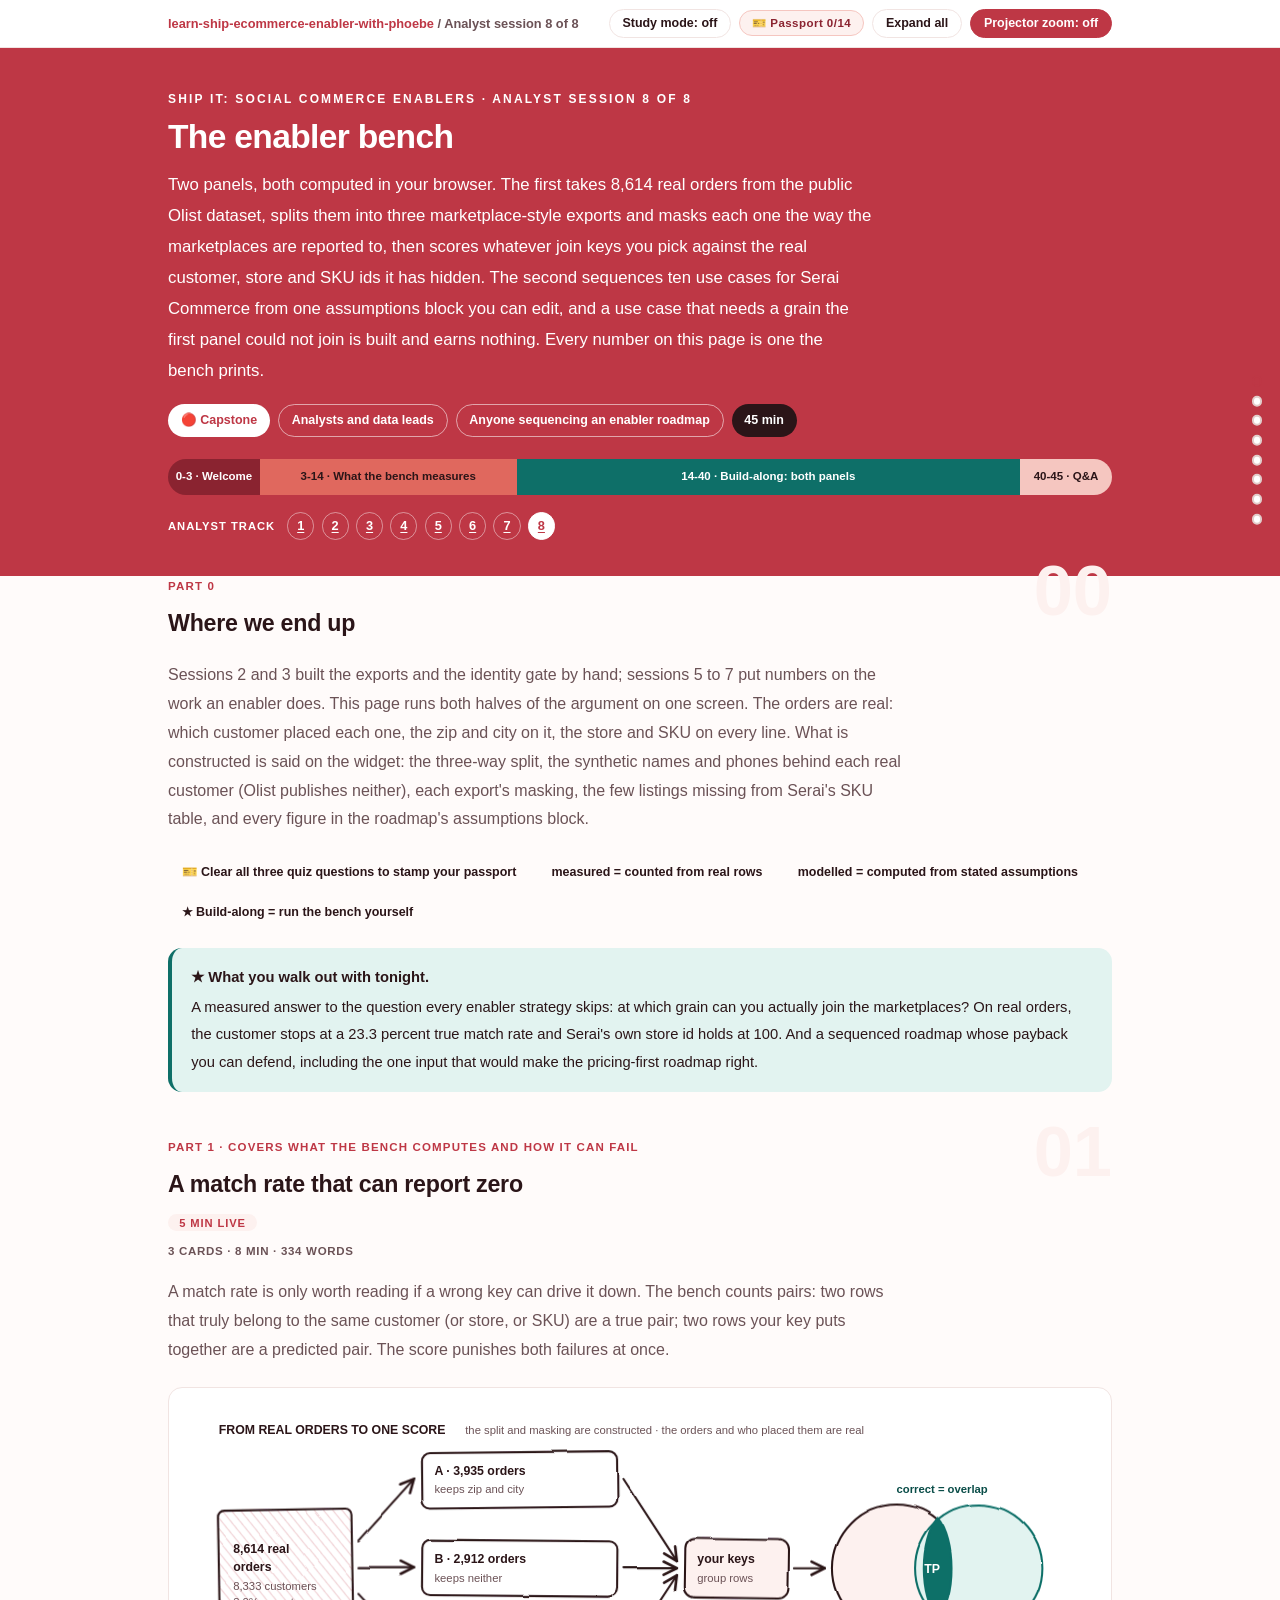
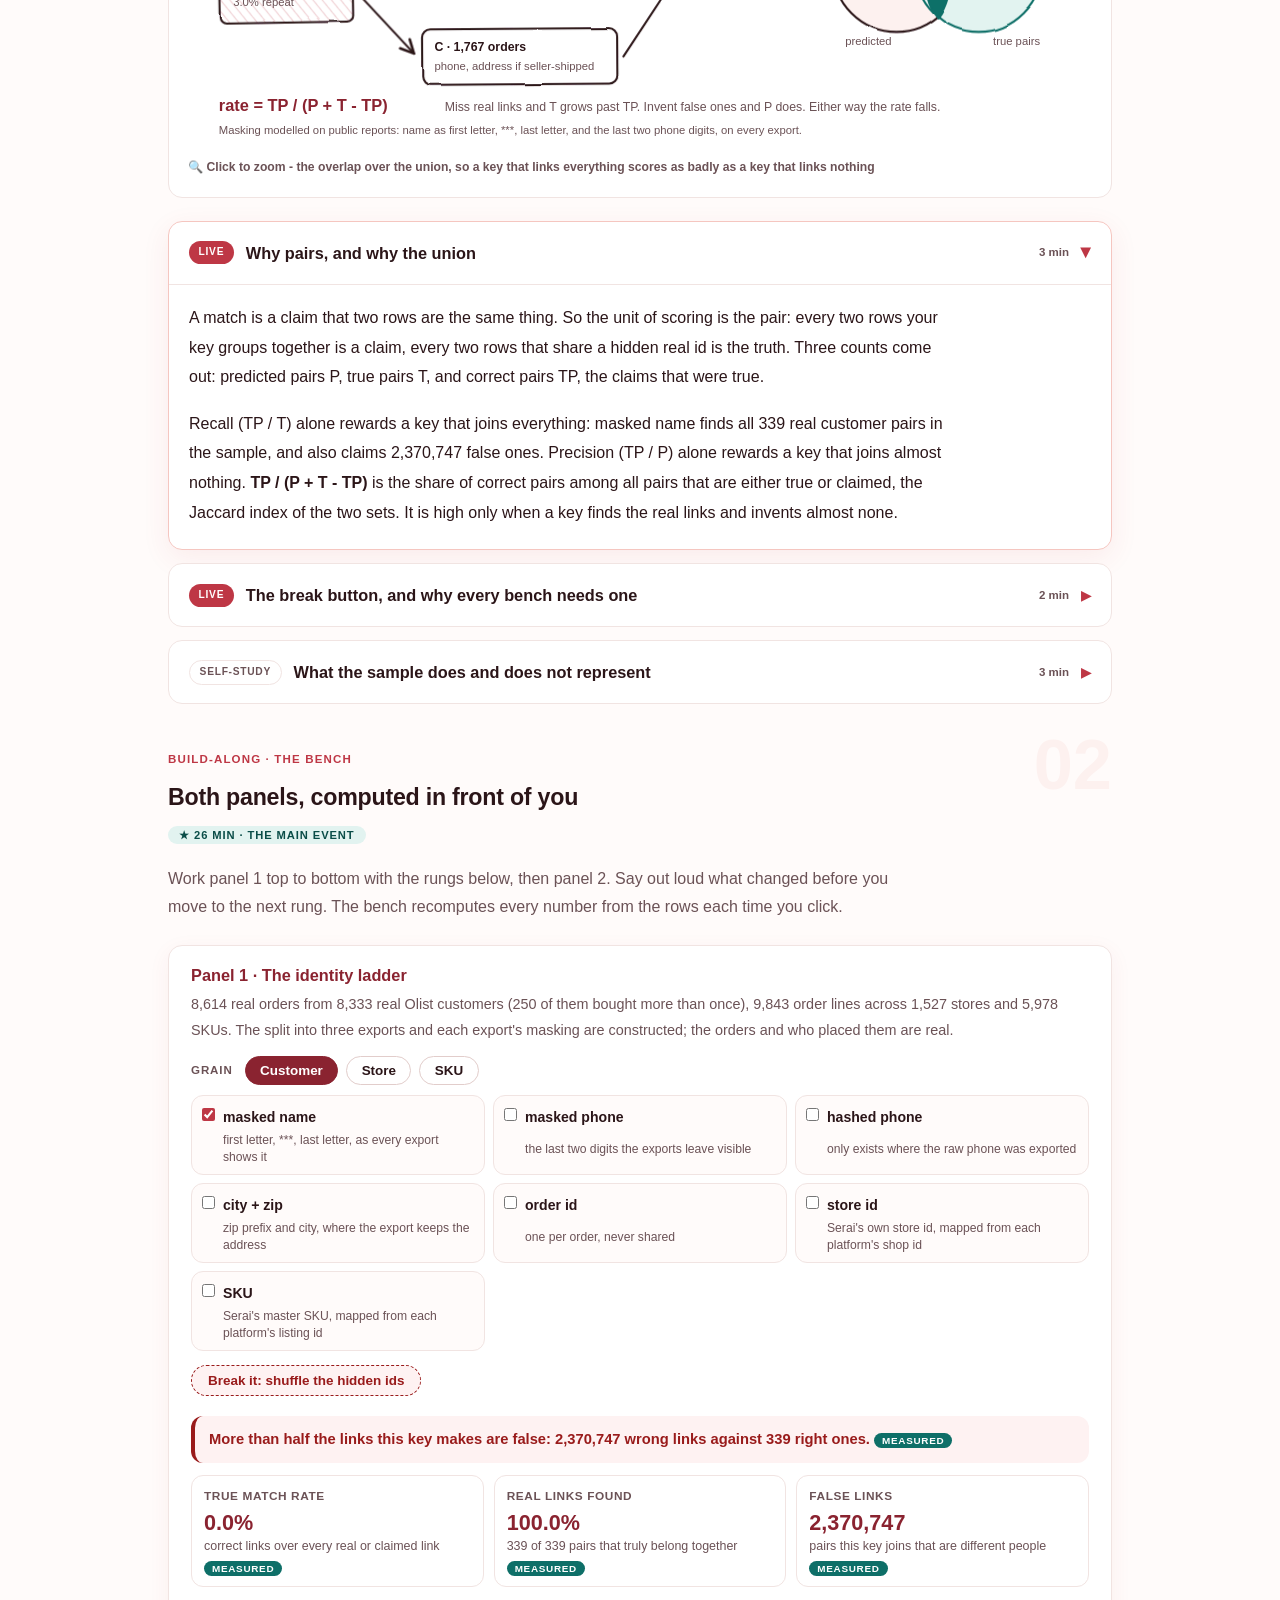
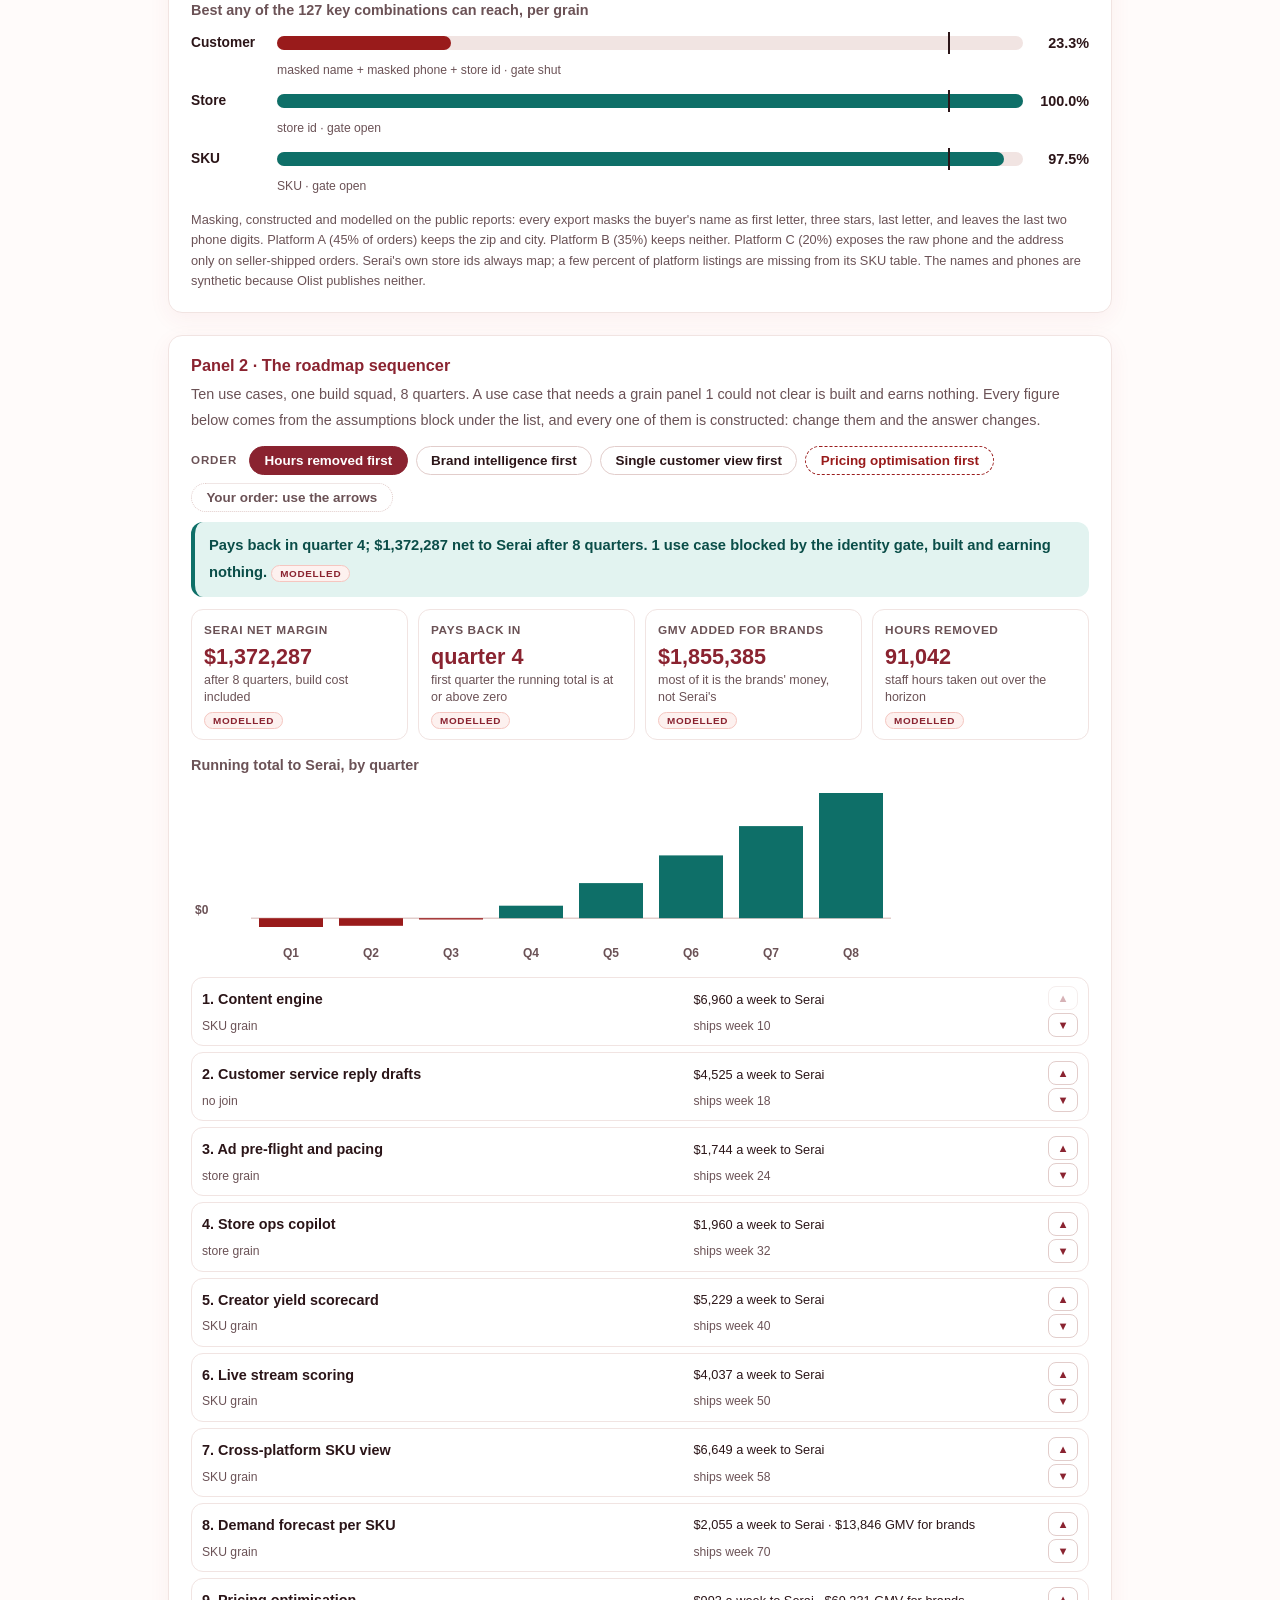
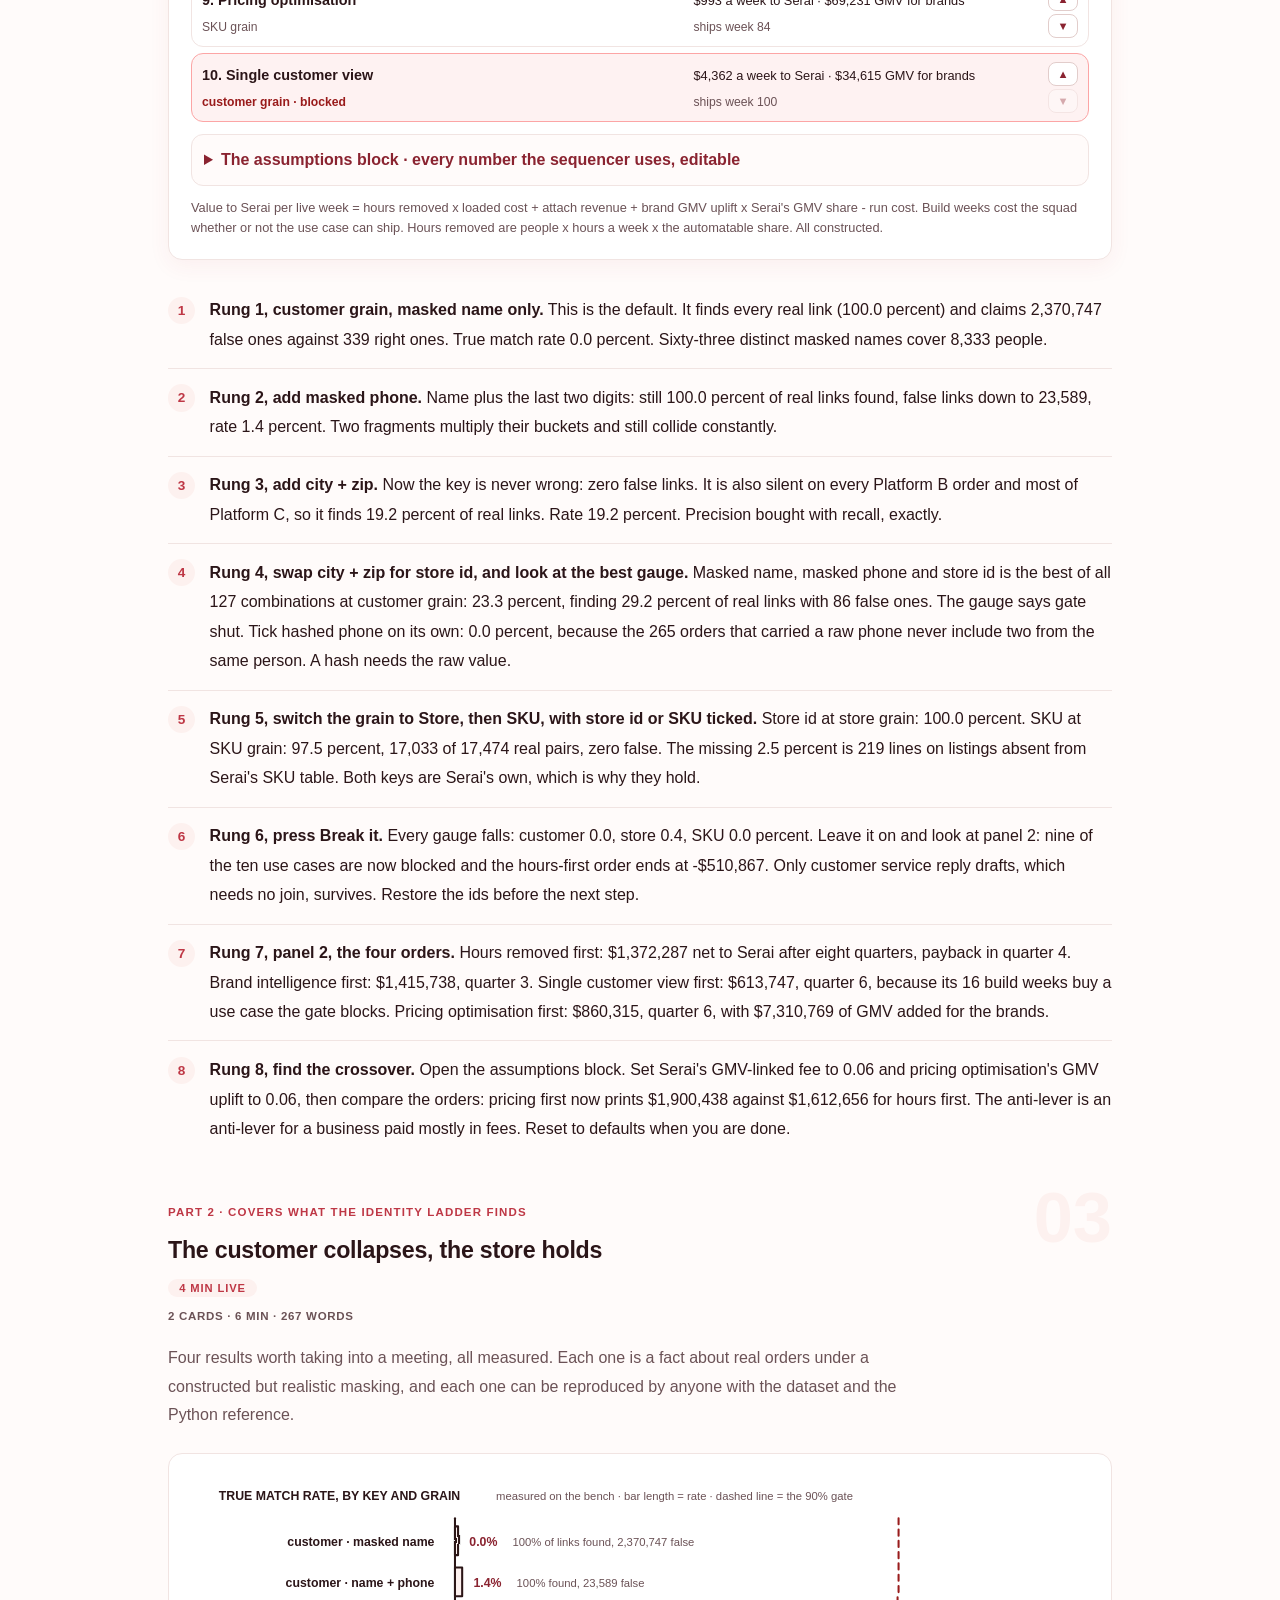
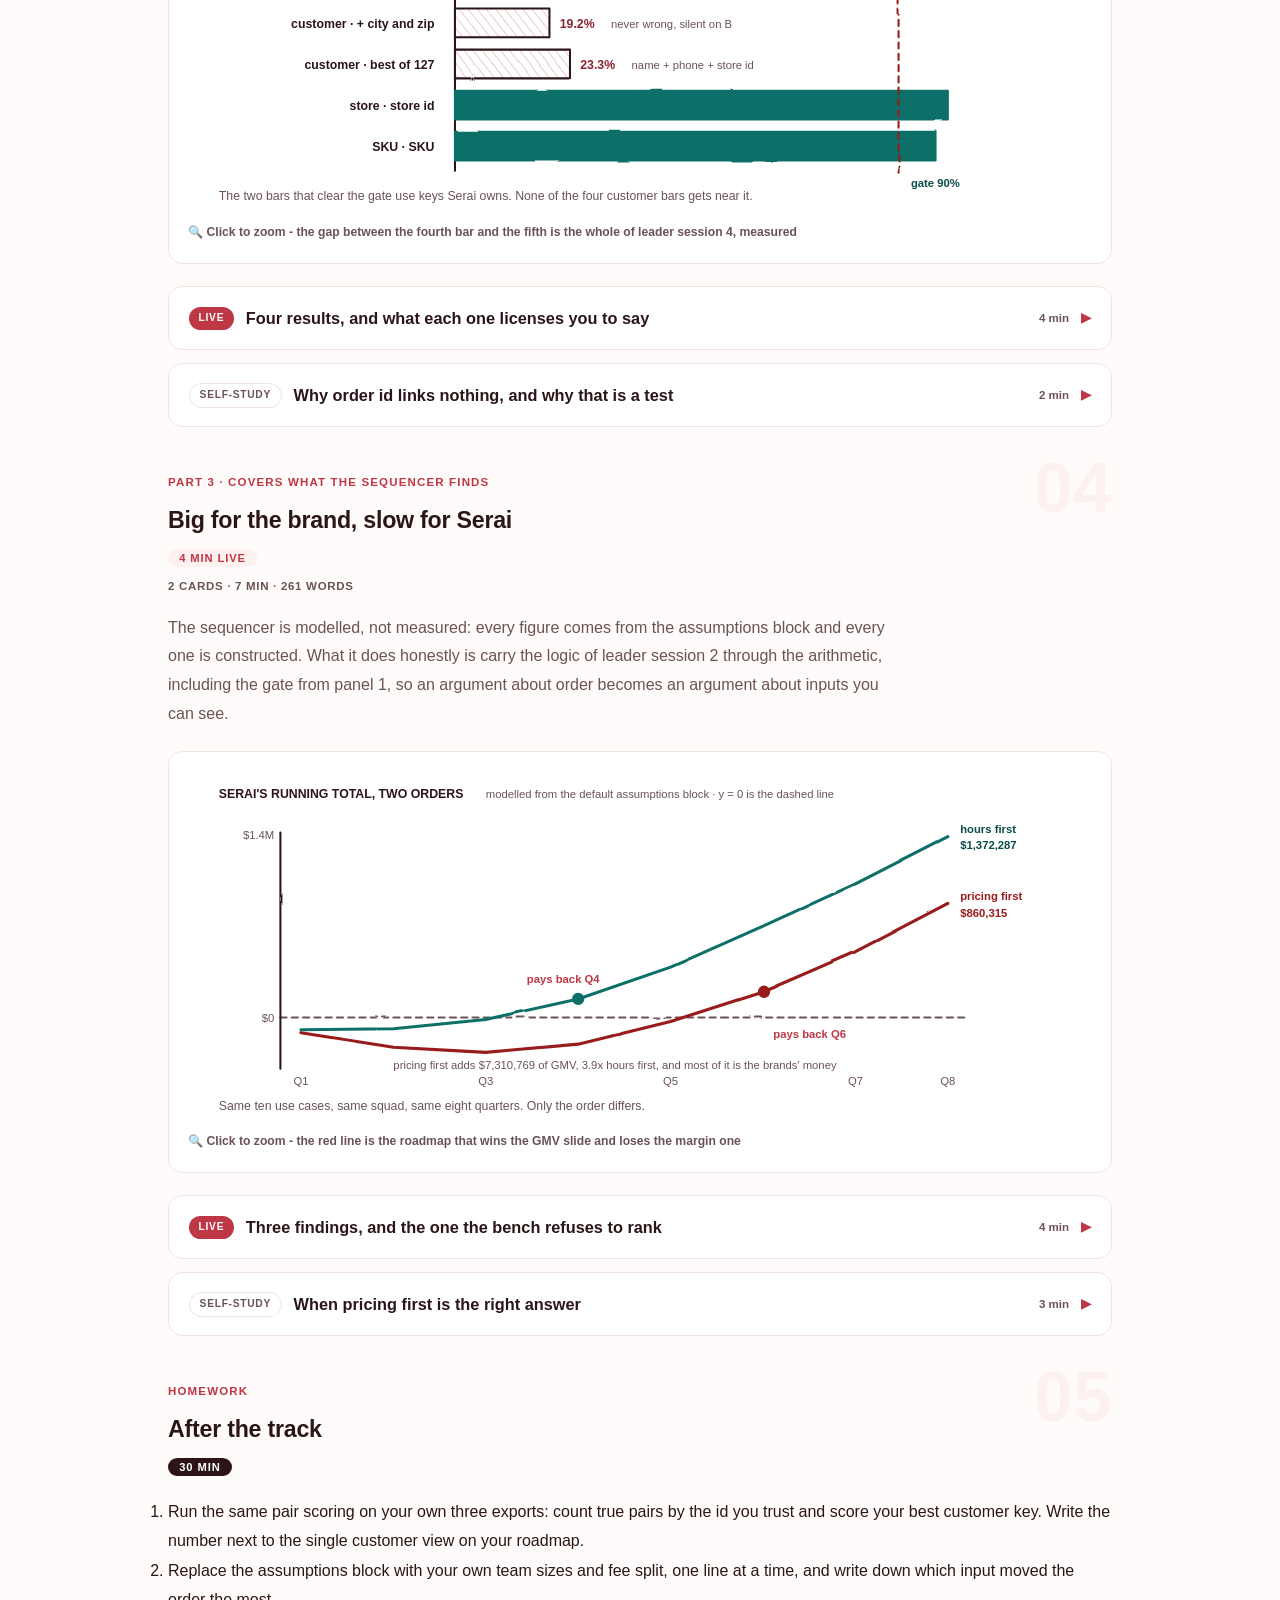
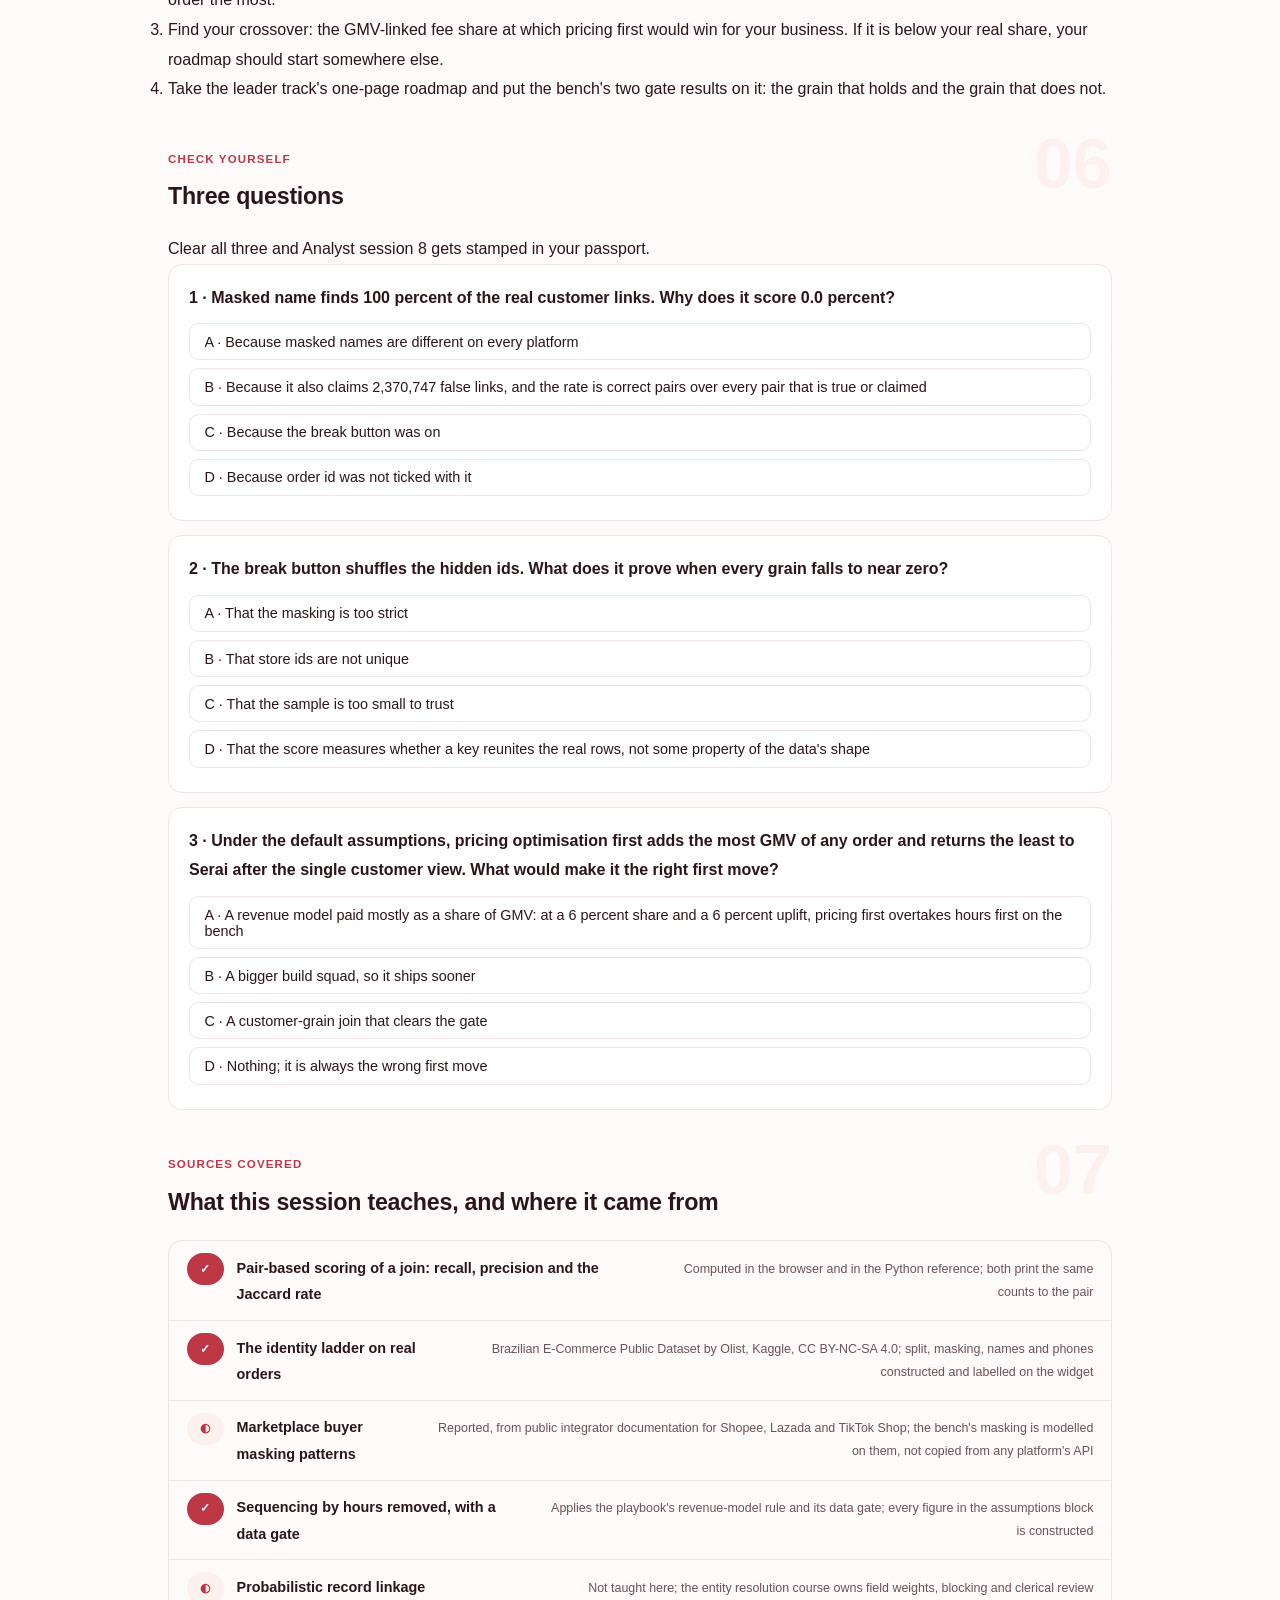
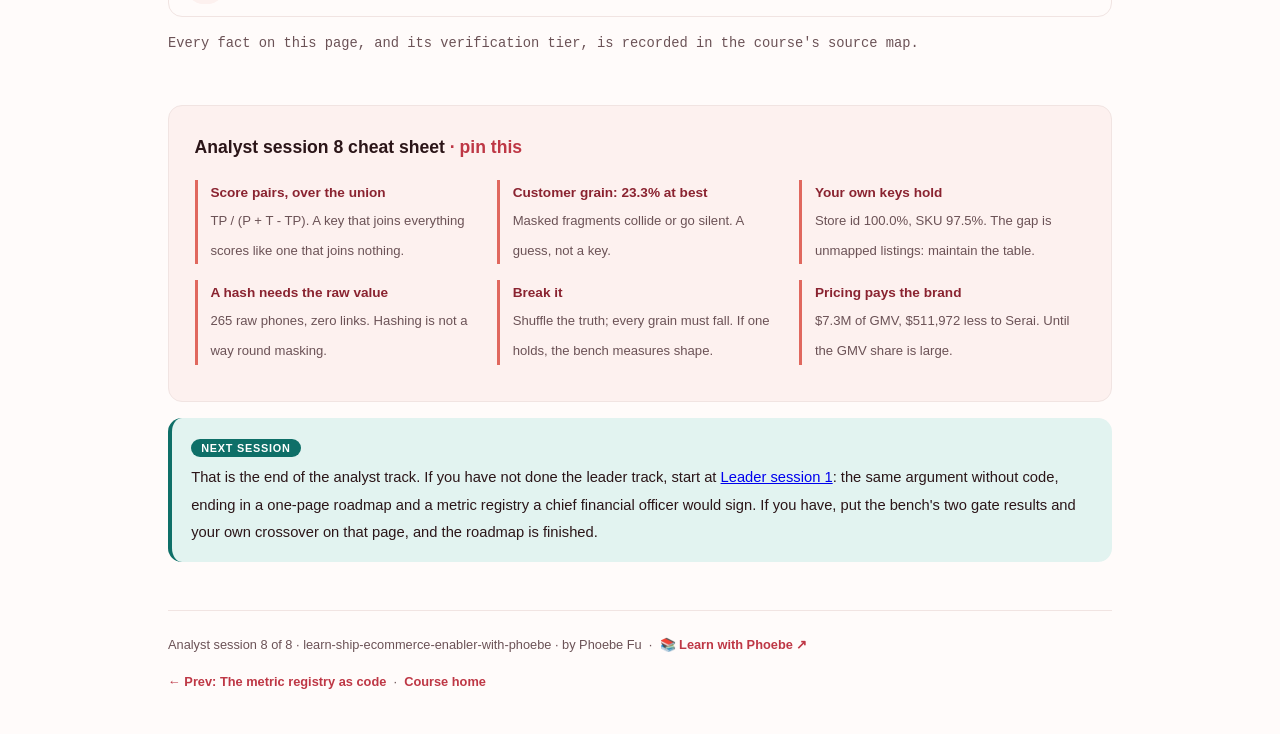
<file: courses/b8-the-enabler-bench.html>
<!DOCTYPE html>
<html lang="en">
<head>
<meta charset="UTF-8">
<meta name="viewport" content="width=device-width, initial-scale=1.0">
<!-- social:start -->
<meta name="description" content="Analyst session 8 of 8. The enabler bench: 8,614 real Olist orders split into three masked marketplace exports. Pick join keys and a grain and the bench scores every link against the hidden real ids; then sequence ten use cases from one editable assumptions block, gated by what the identity ladder could join.">
<meta property="og:type" content="article">
<meta property="og:site_name" content="Learn with Phoebe">
<meta property="og:title" content="The enabler bench - learn ship ecommerce enabler with phoebe">
<meta property="og:description" content="Analyst session 8 of 8. Customer grain stops at 23.3 percent; Serai's own store id holds at 100. Then pricing optimisation first adds 7.3 million of GMV and pays Serai back two quarters later.">
<meta property="og:url" content="https://phoebefu6.github.io/learn-ship-ecommerce-enabler-with-phoebe/courses/b8-the-enabler-bench.html">
<meta property="og:image" content="https://phoebefu6.github.io/learn-ship-ecommerce-enabler-with-phoebe/assets/og-cover.png">
<meta property="og:image:width" content="1200">
<meta property="og:image:height" content="630">
<meta name="twitter:card" content="summary_large_image">
<meta name="twitter:title" content="The enabler bench - learn ship ecommerce enabler with phoebe">
<meta name="twitter:description" content="Analyst session 8 of 8. The identity ladder and the roadmap sequencer, computed in your browser on real orders.">
<meta name="twitter:image" content="https://phoebefu6.github.io/learn-ship-ecommerce-enabler-with-phoebe/assets/og-cover.png">
<!-- social:end -->
<title>Analyst session 8 · The enabler bench - learn ship ecommerce enabler with phoebe</title>
<link rel="stylesheet" href="../assets/style.css?v=22">
</head>
<body>

<div class="toolbar">
  <div class="wrap">
    <span class="crumb"><a href="../index.html">learn-ship-ecommerce-enabler-with-phoebe</a> / Analyst session 8 of 8</span>
    <button class="btn" id="toggle-all" type="button">Expand all</button>
    <button class="btn primary" id="zoom-toggle" type="button">Projector zoom: off</button>
  </div>
</div>

<header class="masthead">
  <div class="wrap">
    <div class="eyebrow">Ship It: Social Commerce Enablers · Analyst session 8 of 8</div>
    <h1>The <span class="accent">enabler bench</span></h1>
    <p class="sub">Two panels, both computed in your browser. The first takes 8,614 real orders from the public Olist dataset, splits them into three marketplace-style exports and masks each one the way the marketplaces are reported to, then scores whatever join keys you pick against the real customer, store and SKU ids it has hidden. The second sequences ten use cases for Serai Commerce from one assumptions block you can edit, and a use case that needs a grain the first panel could not join is built and earns nothing. Every number on this page is one the bench prints.</p>
    <div class="chip-row">
      <span class="chip level">🔴 Capstone</span>
      <span class="chip audience">Analysts and data leads</span>
      <span class="chip audience">Anyone sequencing an enabler roadmap</span>
      <span class="chip time">45 min</span>
    </div>
    <div class="agenda">
      <span class="a1" style="flex:1">0-3 · Welcome</span>
      <span class="a2" style="flex:3">3-14 · What the bench measures</span>
      <span class="a3" style="flex:6">14-40 · Build-along: both panels</span>
      <span class="a4" style="flex:1">40-45 · Q&amp;A</span>
    </div>
  </div>
</header>

<main class="wrap">

  <section class="section" id="intro">
    <div class="section-kicker">
      <span class="klabel">Part 0</span>
      <h2>Where we end up</h2>
    </div>
    <p class="lede">Sessions 2 and 3 built the exports and the identity gate by hand; sessions 5 to 7 put numbers on the work an enabler does. This page runs both halves of the argument on one screen. The orders are real: which customer placed each one, the zip and city on it, the store and SKU on every line. What is constructed is said on the widget: the three-way split, the synthetic names and phones behind each real customer (Olist publishes neither), each export's masking, the few listings missing from Serai's SKU table, and every figure in the roadmap's assumptions block.</p>

    <div class="legend">
      <span class="pill">🎫 Clear all three quiz questions to stamp your passport</span>
      <span class="pill">measured = counted from real rows</span>
      <span class="pill">modelled = computed from stated assumptions</span>
      <span class="pill">★ Build-along = run the bench yourself</span>
    </div>

    <div class="callout win">
      <p><strong>★ What you walk out with tonight.</strong> A measured answer to the question every enabler strategy skips: at which grain can you actually join the marketplaces? On real orders, the customer stops at a 23.3 percent true match rate and Serai's own store id holds at 100. And a sequenced roadmap whose payback you can defend, including the one input that would make the pricing-first roadmap right.</p>
    </div>
  </section>

  <section class="section" id="part-1">
    <div class="section-kicker">
      <span class="klabel">Part 1 · covers what the bench computes and how it can fail</span>
      <h2>A match rate that can report zero</h2>
      <span class="tag concept">5 min live</span>
    </div>
    <p class="lede">A match rate is only worth reading if a wrong key can drive it down. The bench counts pairs: two rows that truly belong to the same customer (or store, or SKU) are a true pair; two rows your key puts together are a predicted pair. The score punishes both failures at once.</p>

    <figure class="zoomable">
      <svg viewBox="0 0 880 330" xmlns="http://www.w3.org/2000/svg" role="img" aria-label="A hand-drawn pipeline. Real Olist orders on the left split into three exports: Platform A with 3,935 orders keeps zip and city, Platform B with 2,912 keeps neither, Platform C with 1,767 exposes phone and address only on 265 seller-shipped orders. The chosen keys group rows into predicted pairs. On the right two overlapping circles: predicted pairs and true pairs from the hidden real ids. The overlap is the correct pairs, and the true match rate is the overlap over the union.">
        <defs>
          <filter id="b8aSk" x="-3%" y="-3%" width="106%" height="106%"><feTurbulence type="fractalNoise" baseFrequency="0.02" numOctaves="2" seed="61" result="n"/><feDisplacementMap in="SourceGraphic" in2="n" scale="2.4" xChannelSelector="R" yChannelSelector="G"/></filter>
          <pattern id="b8aHc" patternUnits="userSpaceOnUse" width="7" height="7" patternTransform="rotate(-38)"><line x1="0" y1="0" x2="0" y2="7" stroke="#BE3745" stroke-width="1" opacity=".5"/></pattern>
          <marker id="b8aAr" viewBox="0 0 10 10" refX="9" refY="5" markerWidth="8" markerHeight="8" orient="auto"><path d="M1 1 L9 5 L1 9" fill="none" stroke="#2B1518" stroke-width="1.6" stroke-linecap="round"/></marker>
        </defs>
        <style>
          .b8aH { font: 800 12px Inter, sans-serif; fill: #2B1518; }
          .b8aL { font: 600 12px Inter, sans-serif; fill: #2B1518; }
          .b8aS { font: 400 11px Inter, sans-serif; fill: #6B5256; }
          .b8aB { font: 800 11px Inter, sans-serif; fill: #0A4D48; }
          .b8aV { font: 800 16px Inter, sans-serif; fill: #8A2330; }
          .b8aW { font: 800 12px Inter, sans-serif; fill: #FFFFFF; }
          .b8aN { font: 400 12px Inter, sans-serif; fill: #6B5256; }
        </style>

        <text class="b8aH" x="30" y="26">FROM REAL ORDERS TO ONE SCORE</text>
        <text class="b8aS" x="270" y="26">the split and masking are constructed · the orders and who placed them are real</text>

        <g filter="url(#b8aSk)" fill="none" stroke="#2B1518" stroke-width="2" stroke-linecap="round" stroke-linejoin="round">
          <rect x="30" y="100" width="130" height="110" rx="6" transform="rotate(-1 95 155)" fill="url(#b8aHc)"/>
          <path d="M166 130 L220 70" marker-end="url(#b8aAr)"/>
          <path d="M166 156 L220 156" marker-end="url(#b8aAr)"/>
          <path d="M166 182 L220 240" marker-end="url(#b8aAr)"/>
          <rect x="228" y="44" width="190" height="54" rx="8" transform="rotate(-0.6 323 71)" fill="#FFFFFF"/>
          <rect x="228" y="130" width="190" height="54" rx="8" transform="rotate(0.5 323 157)" fill="#FFFFFF"/>
          <rect x="228" y="216" width="190" height="54" rx="8" transform="rotate(-0.4 323 243)" fill="#FFFFFF"/>
          <path d="M424 70 L476 150" marker-end="url(#b8aAr)"/>
          <path d="M424 157 L476 157" marker-end="url(#b8aAr)"/>
          <path d="M424 243 L476 164" marker-end="url(#b8aAr)"/>
          <rect x="484" y="128" width="100" height="58" rx="10" transform="rotate(0.8 534 157)" fill="#FDF1EF"/>
          <path d="M590 157 L620 157" marker-end="url(#b8aAr)"/>
          <circle cx="690" cy="157" r="62" fill="#FDF1EF"/>
          <circle cx="770" cy="157" r="62" fill="#E2F3F0" stroke="#0E6F68"/>
          <path d="M730 108 C748 130 748 184 730 206 C712 184 712 130 730 108 Z" fill="#0E6F68" stroke="#0E6F68"/>
        </g>

        <text class="b8aL" x="44" y="142">8,614 real</text>
        <text class="b8aL" x="44" y="160">orders</text>
        <text class="b8aS" x="44" y="178">8,333 customers</text>
        <text class="b8aS" x="44" y="194">3.0% repeat</text>

        <text class="b8aL" x="240" y="66">A · 3,935 orders</text>
        <text class="b8aS" x="240" y="84">keeps zip and city</text>
        <text class="b8aL" x="240" y="152">B · 2,912 orders</text>
        <text class="b8aS" x="240" y="170">keeps neither</text>
        <text class="b8aL" x="240" y="238">C · 1,767 orders</text>
        <text class="b8aS" x="240" y="256">phone, address if seller-shipped</text>

        <text class="b8aL" x="496" y="152">your keys</text>
        <text class="b8aS" x="496" y="170">group rows</text>

        <text class="b8aS" x="640" y="232">predicted</text>
        <text class="b8aS" x="784" y="232">true pairs</text>
        <text class="b8aB" x="690" y="84">correct = overlap</text>
        <text class="b8aW" x="717" y="162">TP</text>

        <text class="b8aV" x="30" y="296">rate = TP / (P + T - TP)</text>
        <text class="b8aN" x="250" y="296">Miss real links and T grows past TP. Invent false ones and P does. Either way the rate falls.</text>
        <text class="b8aS" x="30" y="318">Masking modelled on public reports: name as first letter, ***, last letter, and the last two phone digits, on every export.</text>
      </svg>
      <figcaption>🔍 Click to zoom - the overlap over the union, so a key that links everything scores as badly as a key that links nothing</figcaption>
    </figure>

    <details class="card" open>
      <summary><span class="mode live">Live</span>Why pairs, and why the union<span class="mini">3 min</span><span class="caret">▶</span></summary>
      <div class="body">
        <p>A match is a claim that two rows are the same thing. So the unit of scoring is the pair: every two rows your key groups together is a claim, every two rows that share a hidden real id is the truth. Three counts come out: predicted pairs P, true pairs T, and correct pairs TP, the claims that were true.</p>
        <p>Recall (TP / T) alone rewards a key that joins everything: masked name finds all 339 real customer pairs in the sample, and also claims 2,370,747 false ones. Precision (TP / P) alone rewards a key that joins almost nothing. <strong>TP / (P + T - TP)</strong> is the share of correct pairs among all pairs that are either true or claimed, the Jaccard index of the two sets. It is high only when a key finds the real links and invents almost none.</p>
      </div>
    </details>

    <details class="card">
      <summary><span class="mode live">Live</span>The break button, and why every bench needs one<span class="mini">2 min</span><span class="caret">▶</span></summary>
      <div class="body">
        <p>Press "Break it" and the bench shuffles the hidden ids across rows, with a fixed seed. The keys are untouched; only the truth is scrambled. If the score measured matching, every grain must collapse, and it does: the best any combination reaches falls to 0.0 percent at customer grain, 0.4 percent at store grain and 0.0 percent at SKU grain. If a grain had held up under the shuffle, the bench would have been measuring the shape of the data, not the join.</p>
      </div>
    </details>

    <details class="card">
      <summary><span class="mode self">Self-study</span>What the sample does and does not represent<span class="mini">3 min</span><span class="caret">▶</span></summary>
      <div class="body">
        <p>The sample keeps Olist's real repeat rate: 250 of the 2,801 customers who bought more than once, and 8,083 one-time buyers, the real ratio of 2,801 to 90,557. That ratio matters, because false pairs are made by strangers who collide on a key, and a sample stuffed with repeat buyers would flatter every weak key.</p>
        <p>One honest limit points the other way. False pairs grow with the square of the number of rows and true pairs grow roughly with the count, so at 8,614 orders the fragment keys look better than they would on an enabler's full order history. Treat the customer-grain results as a ceiling.</p>
      </div>
    </details>
  </section>

  <section class="section" id="bench">
    <div class="section-kicker">
      <span class="klabel">Build-along · the bench</span>
      <h2>Both panels, computed in front of you</h2>
      <span class="tag demo">★ 26 min · the main event</span>
    </div>
    <p class="lede">Work panel 1 top to bottom with the rungs below, then panel 2. Say out loud what changed before you move to the next rung. The bench recomputes every number from the rows each time you click.</p>

    <div id="en-bench"></div>

    <div class="steps">
      <div class="step">
        <p><strong>Rung 1, customer grain, masked name only.</strong> This is the default. It finds every real link (100.0 percent) and claims 2,370,747 false ones against 339 right ones. True match rate 0.0 percent. Sixty-three distinct masked names cover 8,333 people.</p>
      </div>
      <div class="step">
        <p><strong>Rung 2, add masked phone.</strong> Name plus the last two digits: still 100.0 percent of real links found, false links down to 23,589, rate 1.4 percent. Two fragments multiply their buckets and still collide constantly.</p>
      </div>
      <div class="step">
        <p><strong>Rung 3, add city + zip.</strong> Now the key is never wrong: zero false links. It is also silent on every Platform B order and most of Platform C, so it finds 19.2 percent of real links. Rate 19.2 percent. Precision bought with recall, exactly.</p>
      </div>
      <div class="step">
        <p><strong>Rung 4, swap city + zip for store id, and look at the best gauge.</strong> Masked name, masked phone and store id is the best of all 127 combinations at customer grain: 23.3 percent, finding 29.2 percent of real links with 86 false ones. The gauge says gate shut. Tick hashed phone on its own: 0.0 percent, because the 265 orders that carried a raw phone never include two from the same person. A hash needs the raw value.</p>
      </div>
      <div class="step">
        <p><strong>Rung 5, switch the grain to Store, then SKU, with store id or SKU ticked.</strong> Store id at store grain: 100.0 percent. SKU at SKU grain: 97.5 percent, 17,033 of 17,474 real pairs, zero false. The missing 2.5 percent is 219 lines on listings absent from Serai's SKU table. Both keys are Serai's own, which is why they hold.</p>
      </div>
      <div class="step">
        <p><strong>Rung 6, press Break it.</strong> Every gauge falls: customer 0.0, store 0.4, SKU 0.0 percent. Leave it on and look at panel 2: nine of the ten use cases are now blocked and the hours-first order ends at -$510,867. Only customer service reply drafts, which needs no join, survives. Restore the ids before the next step.</p>
      </div>
      <div class="step">
        <p><strong>Rung 7, panel 2, the four orders.</strong> Hours removed first: $1,372,287 net to Serai after eight quarters, payback in quarter 4. Brand intelligence first: $1,415,738, quarter 3. Single customer view first: $613,747, quarter 6, because its 16 build weeks buy a use case the gate blocks. Pricing optimisation first: $860,315, quarter 6, with $7,310,769 of GMV added for the brands.</p>
      </div>
      <div class="step">
        <p><strong>Rung 8, find the crossover.</strong> Open the assumptions block. Set Serai's GMV-linked fee to 0.06 and pricing optimisation's GMV uplift to 0.06, then compare the orders: pricing first now prints $1,900,438 against $1,612,656 for hours first. The anti-lever is an anti-lever for a business paid mostly in fees. Reset to defaults when you are done.</p>
      </div>
    </div>
  </section>

  <section class="section" id="part-2">
    <div class="section-kicker">
      <span class="klabel">Part 2 · covers what the identity ladder finds</span>
      <h2>The customer collapses, the store holds</h2>
      <span class="tag concept">4 min live</span>
    </div>
    <p class="lede">Four results worth taking into a meeting, all measured. Each one is a fact about real orders under a constructed but realistic masking, and each one can be reproduced by anyone with the dataset and the Python reference.</p>

    <figure class="zoomable">
      <svg viewBox="0 0 880 330" xmlns="http://www.w3.org/2000/svg" role="img" aria-label="Hand-drawn bars of true match rate, measured on the bench. Customer grain: masked name 0.0 percent, masked name and phone 1.4, name, phone and city plus zip 19.2, best of 127 combinations 23.3. Store grain with store id: 100 percent. SKU grain with SKU: 97.5 percent. A dashed line marks the 90 percent gate.">
        <defs>
          <filter id="b8bSk" x="-3%" y="-3%" width="106%" height="106%"><feTurbulence type="fractalNoise" baseFrequency="0.02" numOctaves="2" seed="67" result="n"/><feDisplacementMap in="SourceGraphic" in2="n" scale="2.4" xChannelSelector="R" yChannelSelector="G"/></filter>
          <pattern id="b8bHc" patternUnits="userSpaceOnUse" width="7" height="7" patternTransform="rotate(-38)"><line x1="0" y1="0" x2="0" y2="7" stroke="#BE3745" stroke-width="1" opacity=".5"/></pattern>
        </defs>
        <style>
          .b8bH { font: 800 12px Inter, sans-serif; fill: #2B1518; }
          .b8bL { font: 600 12px Inter, sans-serif; fill: #2B1518; }
          .b8bS { font: 400 11px Inter, sans-serif; fill: #6B5256; }
          .b8bB { font: 800 11px Inter, sans-serif; fill: #0A4D48; }
          .b8bV { font: 800 12px Inter, sans-serif; fill: #8A2330; }
          .b8bN { font: 400 12px Inter, sans-serif; fill: #6B5256; }
        </style>

        <text class="b8bH" x="30" y="26">TRUE MATCH RATE, BY KEY AND GRAIN</text>
        <text class="b8bS" x="300" y="26">measured on the bench · bar length = rate · dashed line = the 90% gate</text>

        <g filter="url(#b8bSk)" fill="none" stroke="#2B1518" stroke-width="2" stroke-linecap="round" stroke-linejoin="round">
          <path d="M260 44 L260 290"/>
          <!-- 100% = 480px -->
          <rect x="260" y="52" width="3" height="28" fill="#FDF1EF"/>
          <rect x="260" y="92" width="7" height="28" fill="#FDF1EF"/>
          <rect x="260" y="132" width="92" height="28" fill="url(#b8bHc)"/>
          <rect x="260" y="172" width="112" height="28" fill="url(#b8bHc)"/>
          <rect x="260" y="212" width="480" height="28" fill="#0E6F68" stroke="#0E6F68"/>
          <rect x="260" y="252" width="468" height="28" fill="#0E6F68" stroke="#0E6F68"/>
          <path d="M692 44 L692 292" stroke="#991B1B" stroke-dasharray="6 5"/>
        </g>

        <text class="b8bL" x="240" y="71" text-anchor="end">customer · masked name</text>
        <text class="b8bL" x="240" y="111" text-anchor="end">customer · name + phone</text>
        <text class="b8bL" x="240" y="151" text-anchor="end">customer · + city and zip</text>
        <text class="b8bL" x="240" y="191" text-anchor="end">customer · best of 127</text>
        <text class="b8bL" x="240" y="231" text-anchor="end">store · store id</text>
        <text class="b8bL" x="240" y="271" text-anchor="end">SKU · SKU</text>

        <text class="b8bV" x="274" y="71">0.0%</text>
        <text class="b8bS" x="316" y="71">100% of links found, 2,370,747 false</text>
        <text class="b8bV" x="278" y="111">1.4%</text>
        <text class="b8bS" x="320" y="111">100% found, 23,589 false</text>
        <text class="b8bV" x="362" y="151">19.2%</text>
        <text class="b8bS" x="412" y="151">never wrong, silent on B</text>
        <text class="b8bV" x="382" y="191">23.3%</text>
        <text class="b8bS" x="432" y="191">name + phone + store id</text>
        <text class="b8bB" x="704" y="306">gate 90%</text>
        <text class="b8bN" x="30" y="318">The two bars that clear the gate use keys Serai owns. None of the four customer bars gets near it.</text>
      </svg>
      <figcaption>🔍 Click to zoom - the gap between the fourth bar and the fifth is the whole of leader session 4, measured</figcaption>
    </figure>

    <details class="card">
      <summary><span class="mode live">Live</span>Four results, and what each one licenses you to say<span class="mini">4 min</span><span class="caret">▶</span></summary>
      <div class="body">
        <ol>
          <li><strong>No key combination gets the customer past 23.3 percent.</strong> Masked fragments either collide (masked phone finds every real link and 370,684 false ones) or go silent (name, phone and zip is never wrong and finds 19.2 percent). You can say: "on realistic masking, a cross-platform customer join is a guess, not a key."</li>
          <li><strong>The hashed phone links nothing.</strong> 265 orders carried a raw phone and no two were the same person. You can say: "hashing is not a workaround for masking; it needs the value that was masked."</li>
          <li><strong>Serai's own keys hold.</strong> Store id 100.0 percent, SKU 97.5 percent. You can say: "the cross-platform view is real at store and SKU grain, today, on our own portfolio."</li>
          <li><strong>Owning a key means maintaining it.</strong> The 2.5 percent SKU gap is 219 lines on listings missing from the mapping table. You can say: "the mapping table is an owned asset with an owner and a weekly check", which is analyst session 2's job.</li>
        </ol>
        <p>For record linkage done properly, with field weights and blocking on millions of rows, see the <a href="https://phoebefu6.github.io/learn-entity-resolution-with-phoebe/courses/03-fellegi-sunter.html">entity resolution course</a>. The bench asks a narrower question: does a key exist at all.</p>
      </div>
    </details>

    <details class="card">
      <summary><span class="mode self">Self-study</span>Why order id links nothing, and why that is a test<span class="mini">2 min</span><span class="caret">▶</span></summary>
      <div class="body">
        <p>Order id is unique per order, so at customer grain it claims no pairs and scores 0.0 percent, which is correct: two orders never share one. At store and SKU grain it links the lines inside one order, a handful of true pairs, and scores 0.9 and 7.7 percent. A key that should score near zero and does is the cheapest sanity check a bench has, the same idea as the break button in miniature.</p>
      </div>
    </details>
  </section>

  <section class="section" id="part-3">
    <div class="section-kicker">
      <span class="klabel">Part 3 · covers what the sequencer finds</span>
      <h2>Big for the brand, slow for Serai</h2>
      <span class="tag concept">4 min live</span>
    </div>
    <p class="lede">The sequencer is modelled, not measured: every figure comes from the assumptions block and every one is constructed. What it does honestly is carry the logic of leader session 2 through the arithmetic, including the gate from panel 1, so an argument about order becomes an argument about inputs you can see.</p>

    <figure class="zoomable">
      <svg viewBox="0 0 880 340" xmlns="http://www.w3.org/2000/svg" role="img" aria-label="Two hand-drawn running totals of Serai's net margin over eight quarters, modelled from the default assumptions. Hours removed first dips to minus 96,120 dollars in quarter 1 and crosses zero in quarter 4, ending at 1,372,287 dollars. Pricing optimisation first dips to minus 266,218 in quarter 3, crosses zero in quarter 6 and ends at 860,315 dollars, while adding 7,310,769 dollars of GMV for the brands.">
        <defs>
          <filter id="b8cSk" x="-3%" y="-3%" width="106%" height="106%"><feTurbulence type="fractalNoise" baseFrequency="0.02" numOctaves="2" seed="71" result="n"/><feDisplacementMap in="SourceGraphic" in2="n" scale="2.4" xChannelSelector="R" yChannelSelector="G"/></filter>
        </defs>
        <style>
          .b8cH { font: 800 12px Inter, sans-serif; fill: #2B1518; }
          .b8cL { font: 600 12px Inter, sans-serif; fill: #2B1518; }
          .b8cS { font: 400 11px Inter, sans-serif; fill: #6B5256; }
          .b8cB { font: 800 11px Inter, sans-serif; fill: #0A4D48; }
          .b8cR { font: 800 11px Inter, sans-serif; fill: #991B1B; }
          .b8cA { font: 700 11px Inter, sans-serif; fill: #BE3745; }
          .b8cN { font: 400 12px Inter, sans-serif; fill: #6B5256; }
        </style>

        <text class="b8cH" x="30" y="26">SERAI'S RUNNING TOTAL, TWO ORDERS</text>
        <text class="b8cS" x="290" y="26">modelled from the default assumptions block · y = 0 is the dashed line</text>

        <!-- x: Q1..Q8 at 110 + 90*(q-1); y: 0 at 240, 1,400,000 at 60 (0.0001286 px per $) -->
        <g filter="url(#b8cSk)" fill="none" stroke="#2B1518" stroke-width="2" stroke-linecap="round" stroke-linejoin="round">
          <path d="M90 240 L760 240" stroke="#6B5256" stroke-dasharray="6 5"/>
          <path d="M90 60 L90 290"/>
          <path d="M110 252 L200 251 L290 242 L380 222 L470 191 L560 151 L650 110 L740 64" stroke="#0E6F68" stroke-width="3"/>
          <path d="M110 255 L200 269 L290 274 L380 266 L470 244 L560 215 L650 176 L740 129" stroke="#991B1B" stroke-width="3"/>
          <circle cx="380" cy="222" r="5" fill="#0E6F68" stroke="#0E6F68"/>
          <circle cx="560" cy="215" r="5" fill="#991B1B" stroke="#991B1B"/>
        </g>

        <text class="b8cS" x="110" y="306" text-anchor="middle">Q1</text>
        <text class="b8cS" x="290" y="306" text-anchor="middle">Q3</text>
        <text class="b8cS" x="470" y="306" text-anchor="middle">Q5</text>
        <text class="b8cS" x="650" y="306" text-anchor="middle">Q7</text>
        <text class="b8cS" x="740" y="306" text-anchor="middle">Q8</text>
        <text class="b8cS" x="84" y="244" text-anchor="end">$0</text>
        <text class="b8cS" x="84" y="66" text-anchor="end">$1.4M</text>

        <text class="b8cB" x="752" y="60">hours first</text>
        <text class="b8cB" x="752" y="76">$1,372,287</text>
        <text class="b8cR" x="752" y="126">pricing first</text>
        <text class="b8cR" x="752" y="142">$860,315</text>
        <text class="b8cA" x="330" y="206">pays back Q4</text>
        <text class="b8cA" x="570" y="260">pays back Q6</text>
        <text class="b8cS" x="200" y="290">pricing first adds $7,310,769 of GMV, 3.9x hours first, and most of it is the brands' money</text>

        <text class="b8cN" x="30" y="330">Same ten use cases, same squad, same eight quarters. Only the order differs.</text>
      </svg>
      <figcaption>🔍 Click to zoom - the red line is the roadmap that wins the GMV slide and loses the margin one</figcaption>
    </figure>

    <details class="card">
      <summary><span class="mode live">Live</span>Three findings, and the one the bench refuses to rank<span class="mini">4 min</span><span class="caret">▶</span></summary>
      <div class="body">
        <ul>
          <li><strong>Pricing first returns $511,972 less to Serai</strong> and pays back two quarters later, while adding 3.9 times the GMV. Per live week it is worth $992.62 to Serai and $69,230.77 in GMV to the brands; Serai sees 2 percent of that GMV. It pays the brand.</li>
          <li><strong>The single customer view first costs 16 build weeks and returns nothing</strong>, because its grain did not clear the gate. The order ends at $613,747, the lowest of the four.</li>
          <li><strong>Break the identity ladder and nine of ten use cases stop.</strong> Hours first falls to -$510,867. An enabler roadmap rests on its joins more than on its models.</li>
          <li><strong>Hours first and brand intelligence first are within 3.2 percent</strong> ($1,372,287 against $1,415,738). The gap is made of attach revenue the assumptions block stipulates, so the bench does not rank one above the other. The case for hours first is certainty: it needs nobody's permission and no buyer, which leader session 5 builds on.</li>
        </ul>
      </div>
    </details>

    <details class="card">
      <summary><span class="mode self">Self-study</span>When pricing first is the right answer<span class="mini">3 min</span><span class="caret">▶</span></summary>
      <div class="body">
        <p>The anti-lever carries its own limit, and the bench shows it. Raise Serai's GMV-linked fee to 6 percent and the pricing uplift to 6 percent, and pricing first overtakes hours first, $1,900,438 against $1,612,656. At a 10 percent share it wins from a 4 percent uplift. An enabler paid mostly as a share of GMV is a different business, and for that business the order flips.</p>
        <p>This is the <a href="https://phoebefu6.github.io/learn-ship-playbook-with-phoebe/courses/05-the-revenue-model-decides.html">playbook's sequencing rule</a> made visible in a single input, and it carries the playbook's status: a working heuristic, uncited, which the bench demonstrates on invented numbers and does not prove about any real company.</p>
      </div>
    </details>
  </section>

  <section class="section" id="exercise">
    <div class="section-kicker">
      <span class="klabel">Homework</span>
      <h2>After the track</h2>
      <span class="tag exercise">30 min</span>
    </div>
    <ol>
      <li>Run the same pair scoring on your own three exports: count true pairs by the id you trust and score your best customer key. Write the number next to the single customer view on your roadmap.</li>
      <li>Replace the assumptions block with your own team sizes and fee split, one line at a time, and write down which input moved the order the most.</li>
      <li>Find your crossover: the GMV-linked fee share at which pricing first would win for your business. If it is below your real share, your roadmap should start somewhere else.</li>
      <li>Take the leader track's one-page roadmap and put the bench's two gate results on it: the grain that holds and the grain that does not.</li>
    </ol>
  </section>

  <section class="section" id="quiz">
    <div class="section-kicker">
      <span class="klabel">Check yourself</span>
      <h2>Three questions</h2>
    </div>
    <p>Clear all three and Analyst session 8 gets stamped in your passport.</p>

    <div class="quiz-q" data-answer="1">
      <p class="qtext">1 · Masked name finds 100 percent of the real customer links. Why does it score 0.0 percent?</p>
      <button class="qopt" type="button">A · Because masked names are different on every platform</button>
      <button class="qopt" type="button">B · Because it also claims 2,370,747 false links, and the rate is correct pairs over every pair that is true or claimed</button>
      <button class="qopt" type="button">C · Because the break button was on</button>
      <button class="qopt" type="button">D · Because order id was not ticked with it</button>
      <p class="qwhy">Sixty-three masked names cover 8,333 people, so the key puts strangers together constantly. Recall alone would call it perfect; the union in the denominator is what makes a key that joins everything score as badly as one that joins nothing.</p>
    </div>

    <div class="quiz-q" data-answer="3">
      <p class="qtext">2 · The break button shuffles the hidden ids. What does it prove when every grain falls to near zero?</p>
      <button class="qopt" type="button">A · That the masking is too strict</button>
      <button class="qopt" type="button">B · That store ids are not unique</button>
      <button class="qopt" type="button">C · That the sample is too small to trust</button>
      <button class="qopt" type="button">D · That the score measures whether a key reunites the real rows, not some property of the data's shape</button>
      <p class="qwhy">The keys do not change when the ids are shuffled; only the truth does. A grain that held up under the shuffle would mean the bench was rewarding something other than matching. Nothing holds: customer 0.0, store 0.4, SKU 0.0 percent.</p>
    </div>

    <div class="quiz-q" data-answer="0">
      <p class="qtext">3 · Under the default assumptions, pricing optimisation first adds the most GMV of any order and returns the least to Serai after the single customer view. What would make it the right first move?</p>
      <button class="qopt" type="button">A · A revenue model paid mostly as a share of GMV: at a 6 percent share and a 6 percent uplift, pricing first overtakes hours first on the bench</button>
      <button class="qopt" type="button">B · A bigger build squad, so it ships sooner</button>
      <button class="qopt" type="button">C · A customer-grain join that clears the gate</button>
      <button class="qopt" type="button">D · Nothing; it is always the wrong first move</button>
      <p class="qwhy">Pricing's value lands in the brand's GMV, and Serai sees only its share. Raise the share and the same GMV becomes Serai's margin. The anti-lever is an anti-lever for a fee-based enabler; D overstates it, which is its own kind of error.</p>
    </div>

    <p class="quiz-score"></p>
  </section>

  <section class="section" id="official">
    <div class="section-kicker">
      <span class="klabel">Sources covered</span>
      <h2>What this session teaches, and where it came from</h2>
    </div>
    <div class="covered">
      <div class="covered-row"><span class="status pill solid">✓</span><span class="name">Pair-based scoring of a join: recall, precision and the Jaccard rate</span><span class="note">Computed in the browser and in the Python reference; both print the same counts to the pair</span></div>
      <div class="covered-row"><span class="status pill solid">✓</span><span class="name">The identity ladder on real orders</span><span class="note">Brazilian E-Commerce Public Dataset by Olist, Kaggle, CC BY-NC-SA 4.0; split, masking, names and phones constructed and labelled on the widget</span></div>
      <div class="covered-row"><span class="status pill light">◐</span><span class="name">Marketplace buyer masking patterns</span><span class="note">Reported, from public integrator documentation for Shopee, Lazada and TikTok Shop; the bench's masking is modelled on them, not copied from any platform's API</span></div>
      <div class="covered-row"><span class="status pill solid">✓</span><span class="name">Sequencing by hours removed, with a data gate</span><span class="note">Applies the playbook's revenue-model rule and its data gate; every figure in the assumptions block is constructed</span></div>
      <div class="covered-row"><span class="status pill light">◐</span><span class="name">Probabilistic record linkage</span><span class="note">Not taught here; the entity resolution course owns field weights, blocking and clerical review</span></div>
    </div>
    <p class="mono" style="margin-top:14px">Every fact on this page, and its verification tier, is recorded in the course's source map.</p>
  </section>

  <section class="cheat" id="cheatsheet">
    <h3>Analyst session 8 cheat sheet <span>· pin this</span></h3>
    <div class="grid-2">
      <div class="cheat-item"><b>Score pairs, over the union</b><span>TP / (P + T - TP). A key that joins everything scores like one that joins nothing.</span></div>
      <div class="cheat-item"><b>Customer grain: 23.3% at best</b><span>Masked fragments collide or go silent. A guess, not a key.</span></div>
      <div class="cheat-item"><b>Your own keys hold</b><span>Store id 100.0%, SKU 97.5%. The gap is unmapped listings: maintain the table.</span></div>
      <div class="cheat-item"><b>A hash needs the raw value</b><span>265 raw phones, zero links. Hashing is not a way round masking.</span></div>
      <div class="cheat-item"><b>Break it</b><span>Shuffle the truth; every grain must fall. If one holds, the bench measures shape.</span></div>
      <div class="cheat-item"><b>Pricing pays the brand</b><span>$7.3M of GMV, $511,972 less to Serai. Until the GMV share is large.</span></div>
    </div>
  </section>

  <div class="callout next">
    <span class="nx-pill">Next session</span>
    <p>That is the end of the analyst track. If you have not done the leader track, start at <a href="a1-what-an-enabler-sells.html">Leader session 1</a>: the same argument without code, ending in a one-page roadmap and a metric registry a chief financial officer would sign. If you have, put the bench's two gate results and your own crossover on that page, and the roadmap is finished.</p>
  </div>

  <footer class="pagefoot">
    <span>Analyst session 8 of 8 · learn-ship-ecommerce-enabler-with-phoebe · by Phoebe Fu &nbsp;·&nbsp; 📚 <a href="https://phoebefu6.github.io/learn-with-phoebe/">Learn with Phoebe ↗</a></span>
    <span><a href="b7-registry-as-code.html">← Prev: The metric registry as code</a> &nbsp;·&nbsp; <a href="../index.html">Course home</a></span>
  </footer>

</main>

<script src="../assets/enabler-sample.js?v=1"></script>
<script src="../assets/enabler-live.js?v=1"></script>
<script src="../assets/app.js?v=20"></script>
</body>
</html>
</file>
<file: assets/style.css>
/* learn-ship-ecommerce-enabler-with-phoebe - editorial bold design system
   Accent: social-commerce coral #BE3745 · deep #8A2330 · contrast: deep teal #0E6F68
   (CSS var names still read --indigo/--amber; they hold coral and teal values.)
   Scaffolded from learn-data-observability-with-phoebe. Every donor colour recomputed;
   the donor's --amber-ink-on---amber pills (1.5:1) and the .16 audience chip were fixed to
   white on the contrast fill (6.0:1) and a .08 chip wash, measured on painted pixels. */

:root {
  --faint-text: #975A55;
  --indigo: #BE3745;
  --indigo-deep: #8A2330;
  --indigo-mid: #E0685E;
  --indigo-soft: #F5C6C0;
  --indigo-50: #FDF1EF;
  --ink: #2B1518;
  --muted: #6B5256;
  --faint: #E2CDCB;
  --hairline: #F1E4E2;
  --amber: #0E6F68;
  --amber-ink: #0A4D48;
  --amber-50: #E2F3F0;
  --paper: #FFFBFA;
  --code-bg: #FDF1EF;
  --code-ink: #2B1518;
  --scrim-rgb: 43,21,24;
  --shadow-rgb: 190,55,69;
  --radius: 14px;
}

* { margin: 0; padding: 0; box-sizing: border-box; }

html { font-size: 16px; scroll-behavior: smooth; }
html.zoom-125 { font-size: 20px; }
html.zoom-150 { font-size: 24px; }

body {
  font-family: "Inter", -apple-system, BlinkMacSystemFont, "Segoe UI", Roboto, sans-serif;
  background: var(--paper);
  color: var(--ink);
  line-height: 1.85;
  font-feature-settings: "tnum";
}

.wrap { max-width: 62rem; margin: 0 auto; padding: 0 1.5rem; }

/* ---------- header band ---------- */
.masthead {
  background: var(--indigo);
  color: #fff;
  padding: 2.5rem 0 2.25rem;
}
.masthead .eyebrow {
  font-size: .75rem;
  letter-spacing: .18em;
  text-transform: uppercase;
  opacity: 1;
  font-weight: 600;
}
.masthead h1 {
  font-size: 2.1rem;
  line-height: 1.15;
  font-weight: 800;
  margin: .5rem 0 .75rem;
  letter-spacing: -.02em;
}
.masthead h1 .accent { color: inherit; }
.masthead .sub { font-size: 1.05rem; opacity: 1; max-width: 44rem; }

.chip-row { display: flex; flex-wrap: wrap; gap: .5rem; margin-top: 1.1rem; }
.chip {
  display: inline-flex;
  align-items: center;
  gap: .35rem;
  border-radius: 999px;
  padding: .25rem .8rem;
  font-size: .78rem;
  font-weight: 600;
  white-space: nowrap;
}
.chip.level { background: #fff; color: var(--indigo); }
.chip.audience { background: rgba(255,255,255,.08); color: #fff; border: 1px solid rgba(255,255,255,.35); }
.chip.time { background: var(--ink); color: #fff; font-variant-numeric: tabular-nums; }


/* ---------- toolbar ---------- */
.toolbar {
  position: sticky;
  top: 0;
  z-index: 40;
  background: rgba(255,255,255,.94);
  backdrop-filter: blur(6px);
  border-bottom: 1px solid var(--hairline);
  padding: .55rem 0;
}
.toolbar .wrap { display: flex; align-items: center; gap: .5rem; flex-wrap: nowrap; }
.toolbar .crumb { font-size: .8rem; color: var(--muted); font-weight: 600; margin-right: auto; min-width: 0; white-space: nowrap; overflow: hidden; text-overflow: ellipsis; }
.toolbar .btn { white-space: nowrap; flex: none; padding: .38rem .8rem; font-size: .78rem; line-height: 1.2; }
.toolbar .crumb a { color: var(--indigo); text-decoration: none; }
.btn {
  border: 1px solid var(--hairline);
  background: #fff;
  color: var(--ink);
  border-radius: 999px;
  padding: .35rem .9rem;
  font-size: .78rem;
  font-weight: 600;
  cursor: pointer;
  font-family: inherit;
  transition: all .15s ease;
}
.btn:hover { border-color: var(--indigo); color: var(--indigo); }
.btn.primary { background: var(--indigo); border-color: var(--indigo); color: #fff; }
.btn.primary:hover { background: var(--indigo-deep); }

/* ---------- sections ---------- */
main { padding: 2.5rem 0 4rem; }

.section { margin-bottom: 2.8rem; }
.section-kicker { margin-bottom: 1rem; }
.section-kicker .klabel {
  display: block;
  font-size: .72rem;
  text-transform: uppercase;
  letter-spacing: .1em;
  color: var(--indigo);
  font-weight: 700;
  margin-bottom: .35rem;
}
.section-kicker h2 {
  font-size: 1.45rem;
  font-weight: 800;
  letter-spacing: -.01em;
  display: flex;
  align-items: center;
  gap: .7rem;
  flex-wrap: wrap;
}
.section-kicker .tag {
  border-radius: 999px;
  padding: .18rem .7rem;
  font-size: .7rem;
  font-weight: 700;
  text-transform: uppercase;
  letter-spacing: .08em;
}
.tag.concept { background: var(--indigo-50); color: var(--indigo); }
.tag.demo { background: var(--amber-50); color: var(--amber-ink); }
.tag.exercise { background: var(--ink); color: #fff; }

.lede { color: var(--muted); max-width: 46rem; margin-bottom: 1.4rem; line-height: 1.8; }

/* live vs self-study markers on cards */
.mode {
  font-size: .64rem;
  font-weight: 700;
  text-transform: uppercase;
  letter-spacing: .07em;
  padding: .14rem .6rem;
  border-radius: 999px;
  flex: none;
}
.mode.live { background: var(--indigo); color: #fff; }
.mode.self { background: #fff; color: var(--muted); border: 1px solid var(--hairline); }

/* ---------- accordions ---------- */
details.card {
  border: 1px solid var(--hairline);
  border-radius: var(--radius);
  margin-bottom: .8rem;
  overflow: hidden;
  background: #fff;
}
details.card[open] { border-color: var(--indigo-soft); box-shadow: 0 8px 28px rgba(var(--shadow-rgb),.08); }
details.card summary {
  list-style: none;
  cursor: pointer;
  padding: 1rem 1.25rem;
  display: flex;
  align-items: center;
  gap: .75rem;
  font-weight: 700;
  font-size: 1.02rem;
  user-select: none;
}
details.card summary::-webkit-details-marker { display: none; }
details.card summary .dot {
  width: .6rem; height: .6rem;
  border-radius: 999px;
  background: var(--indigo);
  flex: none;
}
details.card summary .mini { margin-left: auto; font-size: .72rem; color: var(--muted); font-weight: 600; white-space: nowrap; }
details.card summary .caret { transition: transform .2s ease; color: var(--indigo); font-size: .8rem; }
details.card[open] summary .caret { transform: rotate(90deg); }
details.card .body { padding: 0 1.25rem 1.4rem; border-top: 1px solid var(--hairline); padding-top: 1.15rem; }
details.card .body p { margin-bottom: 1.05rem; max-width: 48rem; }
details.card .body p:last-child { margin-bottom: 0; }
details.card .body ul, details.card .body ol { margin: 0 0 1.1rem 1.2rem; max-width: 47rem; }
details.card .body li { margin-bottom: .65rem; }
details.card .body h4 { font-size: .95rem; font-weight: 700; margin: 1.1rem 0 .45rem; }
details.card .body h4:first-child { margin-top: 0; }

/* ---------- pills & legends ---------- */
.legend { display: flex; flex-wrap: wrap; gap: .5rem; margin: 0 0 1.2rem; }
.pill {
  display: inline-flex;
  align-items: center;
  gap: .4rem;
  border-radius: 999px;
  padding: .28rem .85rem;
  font-size: .78rem;
  font-weight: 600;
}
.pill.solid { background: var(--indigo); color: #fff; }
.pill.light { background: var(--indigo-50); color: var(--indigo); }
.pill.inkpill { background: var(--ink); color: #fff; }
.pill.amber, .pill.peach { background: var(--amber); color: #fff; }
.pill.bare { color: var(--muted); }

/* ---------- 4D grid ---------- */
.grid-2 { display: grid; grid-template-columns: repeat(auto-fit, minmax(15rem, 1fr)); gap: .8rem; margin: .5rem 0 1rem; }
.d-card {
  border: 1px solid var(--hairline);
  border-left: 4px solid var(--indigo);
  border-radius: 10px;
  padding: 1rem 1.1rem;
}
.d-card h4 { font-size: .95rem; margin-bottom: .3rem; }
.d-card h4 .lead-letter { color: var(--indigo); }
.d-card p { font-size: .86rem; color: var(--muted); margin: 0; }

/* ---------- tables ---------- */
table.clean { width: 100%; border-collapse: collapse; font-size: .9rem; margin: .4rem 0 1rem; }
table.clean th {
  text-align: left;
  font-size: .72rem;
  text-transform: uppercase;
  letter-spacing: .08em;
  color: var(--muted);
  padding: .5rem .6rem;
  border-bottom: 2px solid var(--ink);
}
table.clean td { padding: .7rem .6rem; border-bottom: .5px solid var(--hairline); vertical-align: top; line-height: 1.7; }
table.clean td:first-child { font-weight: 600; }

/* ---------- prompt boxes ---------- */
.prompt-box{
  position: relative;
  background: #FDF1EF;
  border: 1px solid #F1E4E2;
  color: #2B1518;
  border-radius: var(--radius);
  padding: 1.1rem 1.2rem;
  margin: 1rem 0 1.2rem;
  font-family: "SF Mono", ui-monospace, Menlo, Consolas, monospace;
  font-size: .84rem;
  line-height: 1.65;
  white-space: pre-wrap;
  word-break: break-word;
}
.prompt-box .label{
  position: absolute;
  top: -0.7rem;
  left: 1rem;
  background: #BE3745;
  color: #FFFFFF;
  font-family: "Inter", -apple-system, sans-serif;
  font-size: .68rem;
  font-weight: 700;
  letter-spacing: .06em;
  text-transform: uppercase;
  border-radius: 999px;
  padding: .15rem .7rem;
}
.prompt-box.bad .label { background: var(--faint); color: var(--ink); }
.prompt-box.good .label { background: var(--amber); color: #fff; }
.copy-btn{
  position: absolute;
  top: .7rem;
  right: .7rem;
  background: #FFFFFF;
  border: 1px solid #F1E4E2;
  color: #2B1518;
  border-radius: 999px;
  padding: .25rem .8rem;
  font-size: .72rem;
  font-weight: 600;
  cursor: pointer;
  font-family: "Inter", -apple-system, sans-serif;
  transition: background .15s ease;
}
.copy-btn:hover { background: #F1E4E2; }
.copy-btn.copied { background: var(--amber); border-color: var(--amber); color: #fff; }

/* ---------- demo steps ---------- */
.steps { counter-reset: step; margin: .6rem 0 1rem; }
.step {
  display: grid;
  grid-template-columns: max-content minmax(0, 1fr);
  column-gap: .9rem;
  row-gap: .2rem;
  padding: .85rem 0;
  border-bottom: .5px solid var(--hairline);
}
.step > * { grid-column: 2; min-width: 0; }
.step > .prompt-box { margin: .8rem 0 .4rem; }
.step:last-child { border-bottom: none; }
.step::before {
  counter-increment: step;
  content: counter(step);
  flex: none;
  width: 1.7rem; height: 1.7rem;
  border-radius: 999px;
  background: var(--indigo-50);
  color: var(--indigo);
  font-weight: 700;
  font-size: .85rem;
  display: inline-flex;
  align-items: center;
  justify-content: center;
  margin-top: .1rem;
}
.step p { margin: 0; }

/* ---------- callouts ---------- */
.callout {
  border-radius: var(--radius);
  padding: 1rem 1.2rem;
  margin: 1rem 0;
  font-size: .92rem;
}
.callout.tip { background: var(--indigo-50); border-left: 4px solid var(--indigo); }
.callout.win { background: var(--amber-50); border-left: 4px solid var(--amber); }
.callout strong:first-child { display: block; margin-bottom: .2rem; }

.callout.example {
  background: #FFFFFF;
  border: 1px solid var(--hairline);
  border-left: 4px solid var(--amber);
  font-size: .9rem;
}
.callout.example .ex-pill {
  display: inline-block;
  background: var(--amber);
  color: #fff;
  border-radius: 999px;
  padding: .15rem .7rem;
  font-size: .68rem;
  font-weight: 700;
  text-transform: uppercase;
  letter-spacing: .06em;
  margin-bottom: .5rem;
}
.callout.example p { margin: 0 0 .75rem; max-width: 47rem; }
.callout.example p:last-child { margin-bottom: 0; }
.callout.example ul { margin: 0 0 0 1.1rem; max-width: 46rem; }
.callout.example li { margin-bottom: .6rem; }
.callout.example li:last-child { margin-bottom: 0; }

/* ---------- zoomable figures ---------- */
figure.zoomable {
  border: 1px solid var(--hairline);
  border-radius: var(--radius);
  padding: 1.2rem;
  margin: 1rem 0 1.4rem;
  cursor: zoom-in;
  transition: box-shadow .15s ease;
  background: #fff;
}
figure.zoomable:hover { box-shadow: 0 8px 28px rgba(var(--shadow-rgb),.12); }
figure.zoomable svg, figure.zoomable img { width: 100%; height: auto; display: block; }
figure.zoomable figcaption {
  margin-top: .6rem;
  font-size: .76rem;
  color: var(--muted);
  font-weight: 600;
  display: flex;
  align-items: center;
  gap: .4rem;
}

.lightbox{
  position: fixed;
  inset: 0;
  z-index: 100;
  background: rgba(255,251,250,.97);
  display: none;
  align-items: center;
  justify-content: center;
  padding: 3vh 3vw;
  cursor: zoom-out;
}
.lightbox.open { display: flex; }
.lightbox .inner{
  background: #fff;
  border: 1px solid var(--faint);
  box-shadow: 0 18px 60px rgba(var(--shadow-rgb),.18);
  border-radius: var(--radius);
  padding: 2rem;
  max-width: 94vw;
  max-height: 92vh;
  overflow: auto;
}
.lightbox .inner svg, .lightbox .inner img { width: min(88vw, 70rem); height: auto; }
.lightbox .close-hint{
  position: fixed;
  top: 1rem; right: 1.4rem;
  color: var(--ink);
  font-size: .8rem;
  font-weight: 600;
}

/* ---------- courses covered ---------- */
.covered { border: 1px solid var(--hairline); border-radius: var(--radius); overflow: hidden; }
.covered-row {
  display: flex;
  align-items: baseline;
  gap: .8rem;
  padding: .75rem 1.1rem;
  border-bottom: .5px solid var(--hairline);
  font-size: .9rem;
}
.covered-row:last-child { border-bottom: none; }
.covered-row .status { flex: none; }
.covered-row .name { font-weight: 600; }
.covered-row .note { margin-left: auto; color: var(--muted); font-size: .78rem; text-align: right; }

/* ---------- cheat sheet footer ---------- */
.cheat{
  background: #FDF1EF;
  border: 1px solid #F1E4E2;
  color: #2B1518;
  border-radius: var(--radius);
  padding: 1.6rem 1.6rem 1.3rem;
  margin-top: 3rem;
}
.cheat h3 { font-size: 1.1rem; margin-bottom: 1rem; }
.cheat h3 span { color: #BE3745; }
.cheat .grid-2 { gap: 1rem; }
.cheat .cheat-item { border-left: 3px solid var(--indigo-mid); padding-left: .8rem; }
.cheat .cheat-item b { display: block; font-size: .85rem; color: #8A2330; }
.cheat .cheat-item span { font-size: .82rem; color: #6B5256; }

footer.pagefoot {
  border-top: 1px solid var(--hairline);
  margin-top: 3rem;
  padding: 1.4rem 0 2.5rem;
  font-size: .8rem;
  color: var(--muted);
  display: flex;
  justify-content: space-between;
  flex-wrap: wrap;
  gap: .8rem;
}
footer.pagefoot a { color: var(--indigo); text-decoration: none; font-weight: 600; }

/* ---------- wayfinding: reading progress + section dots + part numbers ---------- */

#progress-bar {
  position: fixed;
  top: 0; left: 0;
  height: 3px;
  width: 0;
  background: linear-gradient(90deg, var(--indigo), var(--amber));
  z-index: 90;
}

.pagenav {
  position: fixed;
  right: 1.1rem;
  top: 50%;
  transform: translateY(-50%);
  z-index: 50;
  display: flex;
  flex-direction: column;
  gap: .55rem;
}
.pagenav a {
  width: .68rem; height: .68rem;
  border-radius: 999px;
  background: #fff;
  border: 2px solid var(--faint);
  display: block;
  position: relative;
  transition: all .15s ease;
}
.pagenav a:hover { border-color: var(--indigo); transform: scale(1.3); }
.pagenav a.active { background: var(--indigo); border-color: var(--indigo); }
.pagenav a .nlabel {
  position: absolute;
  right: 1.4rem;
  top: 50%;
  transform: translateY(-50%);
  background: var(--ink);
  color: #fff;
  font-size: .7rem;
  font-weight: 600;
  padding: .22rem .65rem;
  border-radius: 6px;
  white-space: nowrap;
  opacity: 0;
  pointer-events: none;
  transition: opacity .15s ease;
}
.pagenav a:hover .nlabel { opacity: 1; }
@media (max-width: 74rem) { .pagenav { display: none; } }

main { counter-reset: partnum -1; }
.section .section-kicker { position: relative; }
.section .section-kicker::before {
  counter-increment: partnum;
  content: counter(partnum, decimal-leading-zero);
  position: absolute;
  right: 0;
  top: -1.2rem;
  font-size: 4.4rem;
  font-weight: 800;
  color: var(--indigo-50);
  line-height: 1;
  font-variant-numeric: tabular-nums;
  pointer-events: none;
  z-index: 0;
}
.section .section-kicker > * { position: relative; z-index: 1; }

details.card summary { transition: background .15s ease; }
details.card summary:hover { background: #FFF6F4; }

/* ---------- journey strip: you are here in the series ---------- */
.journey {
  display: flex;
  align-items: center;
  gap: .45rem;
  margin-top: 1.1rem;
  flex-wrap: wrap;
}
.journey .jlabel { font-size: .7rem; font-weight: 700; text-transform: uppercase; letter-spacing: .09em; opacity: 1; margin-right: .3rem; }
.journey a {
  width: 1.7rem; height: 1.7rem;
  border-radius: 999px;
  display: inline-flex;
  align-items: center;
  justify-content: center;
  font-size: .8rem;
  font-weight: 700;
  text-decoration: none;
  color: #fff;
  border: 1.5px solid rgba(255,255,255,.45);
  transition: all .15s ease;
  font-variant-numeric: tabular-nums;
}
.journey a:hover { border-color: #fff; transform: scale(1.12); }
.journey a.here { background: #fff; color: var(--indigo); border-color: #fff; }
.journey a.dd-chip { width: auto; border-radius: 999px; padding: 0 .7rem; font-size: .72rem; }

/* ---------- check-yourself quiz ---------- */
.quiz-q {
  border: 1px solid var(--hairline);
  border-radius: var(--radius);
  padding: 1.1rem 1.25rem 1rem;
  margin-bottom: .9rem;
  background: #fff;
}
.quiz-q .qtext { font-weight: 700; margin-bottom: .7rem; }
.quiz-q .qopt {
  display: block;
  width: 100%;
  text-align: left;
  background: #fff;
  border: 1px solid var(--hairline);
  border-radius: 10px;
  padding: .6rem .9rem;
  margin-bottom: .5rem;
  font-size: .9rem;
  font-family: inherit;
  color: var(--ink);
  cursor: pointer;
  transition: all .15s ease;
}
.quiz-q .qopt:hover { border-color: var(--indigo); background: var(--indigo-50); }
.quiz-q .qopt.correct { background: var(--indigo); border-color: var(--indigo); color: #fff; font-weight: 600; }
.quiz-q .qopt.correct::after { content: "  ✓"; }
.quiz-q .qopt.wrong { background: #FEF2F2; border-color: #FCA5A5; color: #991B1B; animation: qshake .3s ease; }
.quiz-q .qopt.wrong::after { content: "  ✗ try again"; font-size: .78rem; }
.quiz-q .qopt:disabled { cursor: default; }
.quiz-q .qwhy {
  display: none;
  background: var(--amber-50);
  border-left: 4px solid var(--amber);
  border-radius: 8px;
  padding: .6rem .9rem;
  font-size: .86rem;
  margin-top: .3rem;
}
.quiz-q.answered .qwhy { display: block; }
@keyframes qshake {
  0%, 100% { transform: translateX(0); }
  25% { transform: translateX(-5px); }
  75% { transform: translateX(5px); }
}
.quiz-score { font-weight: 700; color: var(--indigo); margin-top: .4rem; }

@media (prefers-reduced-motion: reduce) {
  .quiz-q .qopt.wrong { animation: none; }
  .journey a:hover { transform: none; }
}

/* ---------- micro-interactions (react-bits inspired, vanilla) ---------- */

/* BlurText: staggered word reveal on the masthead headline */
.masthead h1 .bw {
  display: inline-block;
  opacity: 0;
  filter: blur(8px);
  transform: translateY(.35em);
  animation: bw-in .7s cubic-bezier(.22,.9,.35,1) forwards;
  animation-delay: var(--bw-delay, 0s);
}
@keyframes bw-in {
  to { opacity: 1; filter: blur(0); transform: translateY(0); }
}

/* SpotlightCard: cursor-following highlight on accordion cards */
details.card { position: relative; }
details.card::after {
  content: "";
  position: absolute;
  inset: 0;
  pointer-events: none;
  opacity: 0;
  transition: opacity .3s ease;
  background: radial-gradient(320px circle at var(--mx, 50%) var(--my, 50%), rgba(var(--shadow-rgb),.09), transparent 65%);
}
details.card:hover::after { opacity: 1; }

/* ScrollReveal: sections rise in as they enter the viewport */
.js-reveal .section {
  opacity: 0;
  transform: translateY(16px);
  transition: opacity .6s ease, transform .6s cubic-bezier(.22,.9,.35,1);
}
.js-reveal .section.revealed { opacity: 1; transform: none; }

@media (prefers-reduced-motion: reduce) {
  .masthead h1 .bw { animation: none; opacity: 1; filter: none; transform: none; }
  details.card::after { display: none; }
  .js-reveal .section { opacity: 1; transform: none; transition: none; }
}

@media (max-width: 40rem) {
  .masthead h1 { font-size: 1.6rem; }
  
  .toolbar .crumb { display: none; }
}

@media print {
  .toolbar, .copy-btn { display: none; }
  details.card { border: 1px solid #ccc; }
}

/* ---------- live SQL playground (sql-live.js) ---------- */
.sqlbox {
  border: 1px solid var(--hairline);
  border-radius: var(--radius);
  background: #fff;
  overflow: hidden;
  margin: 1rem 0 1.4rem;
  box-shadow: 0 8px 28px rgba(var(--shadow-rgb),.06);
}
.sql-bar {
  display: flex; align-items: center; gap: .5rem;
  padding: .5rem .8rem;
  background: var(--indigo-deep);
  color: #fff;
}
.sql-dot { width: .6rem; height: .6rem; border-radius: 999px; background: var(--amber); flex: none; }
.sql-title { font-size: .76rem; font-weight: 600; letter-spacing: .02em; opacity: .92; }
.sql-spacer { margin-left: auto; }
.sql-btn {
  border: 1px solid rgba(255,255,255,.28);
  background: rgba(255,255,255,.08);
  color: #fff;
  border-radius: 999px;
  padding: .26rem .8rem;
  font-size: .74rem; font-weight: 700; cursor: pointer;
  font-family: inherit; transition: all .14s ease; white-space: nowrap;
}
.sql-btn:hover { background: rgba(255,255,255,.2); }
.sql-btn.sql-run { background: var(--amber); color: #fff; border-color: var(--amber); }
.sql-btn.sql-run:hover { filter: brightness(1.05); }
.sql-label {
  display: block;
  font-size: .64rem; text-transform: uppercase; letter-spacing: .09em;
  font-weight: 700; color: var(--muted);
  padding: .6rem .9rem .2rem;
}
.sql-code-wrap { border-bottom: 1px solid var(--hairline); }
.sql-code {
  width: 100%;
  border: none; outline: none; resize: vertical;
  padding: .35rem .9rem .9rem;
  font-family: "SF Mono", "JetBrains Mono", Menlo, Consolas, monospace;
  font-size: .86rem; line-height: 1.6;
  color: var(--ink); background: #fff;
  tab-size: 2;
}
.sql-out { padding: .2rem .9rem 1rem; overflow-x: auto; }
.sql-tablewrap { overflow-x: auto; }
table.sql-table { width: 100%; border-collapse: collapse; font-size: .84rem; margin: .3rem 0 .1rem; }
table.sql-table th {
  text-align: left; text-transform: uppercase; letter-spacing: .05em;
  font-size: .68rem; color: var(--indigo); font-weight: 800;
  padding: .35rem .6rem; border-bottom: 2px solid var(--indigo-50); white-space: nowrap;
}
table.sql-table td {
  padding: .32rem .6rem; border-bottom: .5px solid var(--hairline);
  font-variant-numeric: tabular-nums; white-space: nowrap;
}
table.sql-table tr:last-child td { border-bottom: none; }
.sql-null { color: var(--faint); font-style: italic; font-size: .78rem; }
.sql-note { font-size: .74rem; color: var(--muted); margin: .5rem 0 0; font-weight: 600; }
.sql-hint { font-weight: 500; font-style: italic; }
.sql-err {
  font-size: .82rem; color: #991B1B; background: #FEF2F2;
  border: 1px solid #FCA5A5; border-radius: 8px;
  padding: .55rem .75rem; margin: .4rem 0 0;
  font-family: "SF Mono", Menlo, monospace;
}
.sql-cap { font-size: .78rem; color: var(--muted); padding: 0 .9rem .8rem; }
.sqlbox.sql-had-err .sql-bar { background: #7f1d1d; }


@keyframes mcpIn { from { opacity: 0; transform: translateY(6px); } to { opacity: 1; transform: none; } }


@media (max-width: 640px) {  }


@media (max-width: 640px) {
  
  
}

/* === LWP-PATCH v2 === */
/* palette-agnostic aliases: 75 repos use --indigo/--amber, 1 uses --pine/--clay */
:root {
  --pv-accent: var(--indigo, var(--pine, #0E6F68));
  --pv-flag: var(--amber, var(--clay, #BE3745));
  --pv-flag-50: var(--amber-50, var(--clay-50, #E2F3F0));
}

/* ============================================================
   v2 - readable on a phone + reading modes
   Layout only. No palette tokens are changed.
   ============================================================ */

/* --- skip link --- */
.skip-link {
  position: absolute; left: -9999px; top: 0; z-index: 200;
  background: var(--pv-accent); color: #fff;
  padding: .7rem 1.1rem; border-radius: 0 0 var(--radius) 0;
  font-weight: 700; font-size: .85rem; text-decoration: none;
}
.skip-link:focus { left: 0; }

/* --- visible keyboard focus everywhere --- */
:focus-visible {
  outline: 3px solid var(--pv-flag);
  outline-offset: 2px;
  border-radius: 4px;
}

/* --- diagrams: hold authored width, scroll instead of shrinking --- */
.figscroll { overflow-x: auto; -webkit-overflow-scrolling: touch; overscroll-behavior-x: contain; }
.figscroll::-webkit-scrollbar { height: 6px; }
.figscroll::-webkit-scrollbar-thumb { background: var(--faint); border-radius: 3px; }

/* --- tables: scroll container + sticky row label --- */
.tablescroll { overflow-x: auto; -webkit-overflow-scrolling: touch; border-radius: var(--radius); }

/* --- section contents counter --- */
.sec-meta {
  display: block; margin-top: .3rem;
  font-size: .72rem; font-weight: 700; letter-spacing: .06em;
  text-transform: uppercase; color: var(--muted);
  font-variant-numeric: tabular-nums;
}

/* --- study-mode switch --- */
.btn.mode-on { background: var(--pv-flag); border-color: var(--pv-flag); color: #fff; }

/* --- deep-linked card gets a moment of emphasis --- */
details.card.linked { border-color: var(--pv-flag); box-shadow: 0 0 0 3px var(--pv-flag-50); }

@media (max-width: 820px) {
  /* labels keep the size they were drawn at; the figure scrolls */
  figure.zoomable svg { min-width: 820px; }
  .figscroll .mm-svg, .mindmap svg { min-width: 840px; }

  table.clean { min-width: 620px; }
  table.clean th:first-child,
  table.clean td:first-child {
    position: sticky; left: 0; background: #fff;
    box-shadow: 1px 0 0 var(--hairline);
  }

  pre, .prompt-box { overflow-x: auto; }

  /* 44px tap targets */
  details.card summary { min-height: 44px; }
  .qopt { min-height: 44px; display: flex; align-items: center; padding: .7rem .9rem; }
  .toolbar .btn, .pagefoot a { min-height: 44px; display: inline-flex; align-items: center; justify-content: center; }
  .toolbar .crumb, .toolbar #zoom-toggle { display: none; }
  .toolbar .btn { flex: 1 1 0; padding: .3rem .4rem; font-size: .72rem; }
  table.clean { display: block; overflow-x: auto; -webkit-overflow-scrolling: touch; }
}

@media (max-width: 640px) {
  /* long inline code tokens and nowrap chips are the two things that still
     forced the page sideways below 640px: let them break rather than push
     the layout. Inside the media query only - desktop is untouched. */
  :not(pre) > code, .prompt-box span, code span,
  p span, li span, td span { overflow-wrap: anywhere; word-break: break-word; }
  .chip, .syn-chip, .pill, .mode, .tag { white-space: normal; max-width: 100%; }

  
  
  .chip-row, .legend { flex-wrap: wrap; }
  .journey { flex-wrap: wrap; row-gap: .45rem; }
}

/* --- print: a session should print as a complete handout --- */
@media print {
  .pagenav, #progress-bar, .skip-link, .journey, .lightbox { display: none !important; }
  details.card > .body { display: block !important; }
  details.card, figure, table.clean, .callout { break-inside: avoid; page-break-inside: avoid; }
  figure.zoomable svg { min-width: 0; max-width: 100%; }
  .figscroll, .tablescroll { overflow: visible; }
  a[href^="http"]::after { content: " (" attr(href) ")"; font-size: .72rem; color: #555; }
}

/* swipe hint: own line, only when the diagram really does scroll */
figure.zoomable.can-scroll figcaption { flex-wrap: wrap; }
figure.zoomable.can-scroll figcaption::after {
  content: "swipe the diagram \2192";
  flex: 0 0 100%;
  margin-top: .2rem;
  font-size: .72rem;
  font-weight: 700;
  letter-spacing: .04em;
  color: var(--pv-flag);
}
/* === /LWP-PATCH === */


/* ============================================================
   LWP WIDGET KIT v1 - wipe / hotspot / tick / tryrow / stakes
   / scorecard / passport. Self-theming off the course :root.
   ============================================================ */

/* --- shared shell --------------------------------------- */
.wk {
  margin: 26px 0;
  border: 1px solid var(--hairline);
  border-radius: var(--radius);
  background: #fff;
  box-shadow: 0 2px 10px rgba(0,0,0,.03);
  overflow: hidden;
}
.wk-head {
  display: flex; align-items: center; gap: 10px;
  padding: 12px 16px;
  background: var(--indigo-50);
  border-bottom: 1px solid var(--hairline);
}
.wk-head b {
  font-size: 0.74rem; font-weight: 800; letter-spacing: .07em;
  text-transform: uppercase; color: var(--indigo-deep);
}
.wk-head .wk-hint { font-size: 0.82rem; color: var(--muted); }
.wk-body { padding: 18px 16px; }
.wk-foot {
  padding: 10px 16px; border-top: 1px dashed var(--hairline);
  font-size: 0.82rem; color: var(--muted); background: var(--paper);
}

/* --- 1. wipe: draggable before/after ------------------- */
.wipe { position: relative; user-select: none; touch-action: none; }
.wipe-panes { position: relative; overflow: hidden; border-radius: 10px; }
.wipe-a, .wipe-b { padding: 18px 20px; font-size: 0.92rem; line-height: 1.75; }
.wipe-a { background: #FEF2F2; border: 1px solid #FCA5A5; border-radius: 10px; }
.wipe-b {
  position: absolute; inset: 0;
  background: var(--indigo-50); border: 1px solid var(--indigo-soft);
  border-radius: 10px;
  clip-path: inset(0 0 0 var(--wx, 50%));
}
.wipe-a h5, .wipe-b h5 {
  margin: 0 0 8px; font-size: 0.72rem; letter-spacing: .07em;
  text-transform: uppercase; font-weight: 800;
}
.wipe-a h5 { color: #991B1B; }
.wipe-b h5 { color: var(--indigo-deep); }
.wipe-a p, .wipe-b p { margin: 0 0 6px; }
.wipe-grip {
  position: absolute; top: 0; bottom: 0; width: 3px;
  background: var(--indigo); cursor: ew-resize; z-index: 3;
  transform: translateX(-1.5px);
}
.wipe-grip::after {
  content: "⇄"; position: absolute; top: 50%; left: 50%;
  transform: translate(-50%, -50%);
  width: 30px; height: 30px; border-radius: 999px;
  background: var(--indigo); color: #fff;
  display: grid; place-items: center;
  font-size: 0.85rem; font-weight: 800;
  box-shadow: 0 3px 12px rgba(0,0,0,.22);
}
.wipe-tags { display: flex; justify-content: space-between; margin-top: 10px; }
.wipe-tags span {
  font-size: 0.7rem; font-weight: 800; letter-spacing: .06em;
  text-transform: uppercase; padding: 3px 10px; border-radius: 999px;
}
.wipe-tags .wt-a { background: #FEF2F2; color: #991B1B; }
.wipe-tags .wt-b { background: var(--indigo-50); color: var(--indigo-deep); }

/* --- 2. hotspot: pins on a mock ------------------------ */
.hotspot { position: relative; }
.hs-mock { position: relative; border-radius: 10px; overflow: hidden; }
.hs-mock svg { display: block; width: 100%; height: auto; }
.hs-pin {
  position: absolute; left: var(--x); top: var(--y);
  transform: translate(-50%, -50%);
  width: 27px; height: 27px; border-radius: 999px;
  border: 2px solid #fff; background: var(--indigo); color: #fff;
  font: 800 0.78rem/1 Inter, sans-serif;
  display: grid; place-items: center; cursor: pointer;
  box-shadow: 0 2px 9px rgba(0,0,0,.28);
  transition: transform .16s ease, background .16s ease;
  z-index: 2;
}
.hs-pin:hover { transform: translate(-50%, -50%) scale(1.18); }
.hs-pin.on { background: var(--amber); color: #fff; }
.hs-pin::before {
  content: ""; position: absolute; inset: -7px; border-radius: 999px;
  border: 2px solid var(--indigo); opacity: 0;
}
.hs-pin.on::before { border-color: var(--amber); opacity: .55; }
.hs-caps { margin-top: 14px; display: grid; gap: 8px; }
.hs-cap {
  display: none; gap: 10px;
  padding: 12px 14px; border-radius: 10px;
  background: var(--indigo-50); border-left: 3px solid var(--indigo);
  font-size: 0.9rem; line-height: 1.7;
}
.hs-cap.on { display: flex; }
.hs-cap b {
  flex: 0 0 auto; color: var(--indigo-deep);
  font-size: 0.74rem; letter-spacing: .06em; text-transform: uppercase;
  padding-top: 2px;
}
.hs-empty { font-size: 0.86rem; color: var(--muted); font-style: italic; }

/* --- 3. tick: travelling-dot pipeline ------------------ */
.tick-rail { position: relative; padding: 26px 0 8px; }
.tick-line {
  position: absolute; left: 4%; right: 4%; top: 40px; height: 3px;
  background: var(--hairline); border-radius: 2px;
}
.tick-fill {
  position: absolute; left: 0; top: 0; height: 100%;
  background: var(--indigo); border-radius: 2px;
  width: 0; transition: width .45s cubic-bezier(.4,0,.2,1);
}
.tick-dot {
  position: absolute; top: 41.5px; left: 4%;
  width: 15px; height: 15px; border-radius: 999px;
  background: var(--amber); border: 3px solid #fff;
  box-shadow: 0 2px 9px rgba(0,0,0,.25);
  transform: translate(-50%, -50%);
  transition: left .45s cubic-bezier(.4,0,.2,1);
  z-index: 3;
}
.tick-stages { display: flex; justify-content: space-between; position: relative; }
.tick-stage { flex: 1; text-align: center; }
.tick-stage i {
  display: block; width: 13px; height: 13px; margin: 34px auto 10px;
  border-radius: 999px; background: #fff;
  border: 3px solid var(--faint); transition: border-color .3s ease;
}
.tick-stage.done i { border-color: var(--indigo); background: var(--indigo); }
.tick-stage span {
  font-size: 0.76rem; font-weight: 700; color: var(--muted);
  transition: color .3s ease;
}
.tick-stage.done span { color: var(--ink); }
.tick-controls { display: flex; gap: 8px; align-items: center; margin-top: 6px; }
.tick-btn {
  font: 700 0.8rem Inter, sans-serif; cursor: pointer;
  padding: 7px 15px; border-radius: 999px;
  border: 1px solid var(--indigo); background: var(--indigo); color: #fff;
}
.tick-btn.ghost { background: #fff; color: var(--indigo); }
.tick-btn:disabled { opacity: .4; cursor: not-allowed; }
.tick-note {
  display: none; margin-top: 12px; padding: 13px 15px;
  background: var(--paper); border-left: 3px solid var(--amber);
  border-radius: 8px; font-size: 0.9rem; line-height: 1.75;
}
.tick-note.on { display: block; }
.tick-note b { color: var(--indigo-deep); }

/* --- 4. tryrow: inline micro-try ----------------------- */
.tryrow .tr-in {
  display: flex; gap: 8px; flex-wrap: wrap;
}
.tryrow textarea, .tryrow input[type="text"] {
  flex: 1 1 260px; min-height: 44px;
  font: 400 0.9rem/1.6 ui-monospace, SFMono-Regular, Menlo, monospace;
  padding: 10px 12px; border-radius: 9px;
  border: 1px solid var(--hairline); background: var(--paper); color: var(--ink);
  resize: vertical;
}
.tryrow textarea:focus, .tryrow input:focus {
  outline: none; border-color: var(--indigo);
  box-shadow: 0 0 0 3px var(--indigo-50);
}
.tr-go {
  font: 800 0.8rem Inter, sans-serif; cursor: pointer;
  padding: 0 18px; border-radius: 9px; min-height: 44px;
  border: 1px solid var(--indigo); background: var(--indigo); color: #fff;
}
.tr-out {
  display: none; margin-top: 12px; padding: 13px 15px;
  border-radius: 9px; background: var(--indigo-50);
  border-left: 3px solid var(--indigo);
  font-size: 0.9rem; line-height: 1.7;
}
.tr-out.on { display: block; }
.tr-out.bad { background: #FEF2F2; border-left-color: #991B1B; }
.tr-metrics { display: flex; flex-wrap: wrap; gap: 18px; margin-bottom: 6px; }
.tr-metric { display: flex; flex-direction: column; }
.tr-metric b {
  font: 800 1.35rem/1.1 Inter, sans-serif;
  font-variant-numeric: tabular-nums; color: var(--indigo-deep);
}
.tr-metric span {
  font-size: 0.68rem; font-weight: 700; letter-spacing: .06em;
  text-transform: uppercase; color: var(--muted); margin-top: 3px;
}
.tr-verdict { font-weight: 700; }
.tr-verdict.ok { color: var(--indigo-deep); }
.tr-verdict.no { color: #991B1B; }

/* --- 5. stakes: live cost meter ------------------------ */
.stakes-grid { display: grid; gap: 9px; }
.stakes-grid label {
  display: flex; align-items: flex-start; gap: 10px;
  padding: 11px 13px; border-radius: 9px;
  border: 1px solid var(--hairline); background: var(--paper);
  cursor: pointer; font-size: 0.9rem; line-height: 1.65;
  transition: border-color .16s ease, background .16s ease;
}
.stakes-grid label:hover { border-color: var(--indigo-soft); }
.stakes-grid label.on { border-color: var(--indigo); background: var(--indigo-50); }
.stakes-grid label.trap.on { border-color: #991B1B; background: #FEF2F2; }
.stakes-grid input { margin-top: 4px; accent-color: var(--indigo); flex: 0 0 auto; }
.stakes-grid .sk-d {
  margin-left: auto; flex: 0 0 auto;
  font: 800 0.76rem Inter, sans-serif; font-variant-numeric: tabular-nums;
  padding: 2px 9px; border-radius: 999px;
  background: var(--indigo-50); color: var(--indigo-deep);
}
.stakes-grid label.trap .sk-d { background: #FEF2F2; color: #991B1B; }
.stakes-read {
  display: flex; align-items: baseline; gap: 12px; flex-wrap: wrap;
  margin-top: 16px; padding: 15px 17px; border-radius: 10px;
  background: var(--indigo-deep); color: #fff;
}
.stakes-read output {
  font: 800 2.1rem/1 Inter, sans-serif; font-variant-numeric: tabular-nums;
}
.stakes-read .sk-unit { font-size: 0.85rem; opacity: .82; }
.stakes-read .sk-delta {
  margin-left: auto; font-size: 0.85rem; font-weight: 700;
  padding: 4px 11px; border-radius: 999px;
  background: rgba(255,255,255,.15);
}
.stakes-read .sk-delta.good { background: var(--amber); color: #fff; }
.stakes-read .sk-delta.bad { background: #FCA5A5; color: #7f1d1d; }

/* --- 6. scorecard: halfway self-grade ------------------ */
.scorecard .sc-row {
  display: grid; grid-template-columns: 1fr auto; gap: 10px; align-items: center;
  padding: 11px 0; border-bottom: 1px solid var(--hairline);
}
.scorecard .sc-row:last-of-type { border-bottom: 0; }
.scorecard .sc-q { font-size: 0.92rem; line-height: 1.6; }
.scorecard .sc-q em { color: var(--muted); font-style: normal; font-size: 0.84rem; display: block; }
.sc-opts { display: flex; gap: 6px; }
.sc-opts button {
  width: 34px; height: 34px; border-radius: 8px; cursor: pointer;
  border: 1px solid var(--hairline); background: #fff; color: var(--muted);
  font: 800 0.82rem Inter, sans-serif;
}
.sc-opts button.on { background: var(--indigo); border-color: var(--indigo); color: #fff; }
.sc-total {
  margin-top: 16px; padding: 15px 17px; border-radius: 10px;
  background: var(--indigo-50); border-left: 3px solid var(--indigo);
}
.sc-total b {
  font: 800 1.6rem/1 Inter, sans-serif; font-variant-numeric: tabular-nums;
  color: var(--indigo-deep); display: block; margin-bottom: 4px;
}
.sc-total span { font-size: 0.9rem; line-height: 1.7; }

/* --- 7. passport --------------------------------------- */
.pp-pill {
  display: inline-flex; align-items: center; gap: 6px;
  font: 800 0.72rem Inter, sans-serif; letter-spacing: .04em;
  padding: 5px 12px; border-radius: 999px;
  background: var(--indigo-50); color: var(--indigo-deep);
  border: 1px solid var(--indigo-soft); cursor: default;
}
.pp-pill.full { background: var(--amber); color: #fff; border-color: var(--amber); }
.pp-strip { display: flex; gap: 10px; flex-wrap: wrap; margin: 18px 0 6px; }
.pp-stamp {
  display: flex; flex-direction: column; align-items: center; gap: 6px;
  width: 74px; padding: 12px 6px; border-radius: 12px;
  border: 2px dashed var(--faint); background: var(--paper);
  text-decoration: none; color: var(--muted);
  transition: all .18s ease;
}
.pp-stamp:hover { border-color: var(--indigo-soft); }
.pp-stamp i { font-size: 1.3rem; font-style: normal; opacity: 1; }
.pp-stamp b { font: 800 0.7rem Inter, sans-serif; }
.pp-stamp.got {
  border-style: solid; border-color: var(--indigo);
  background: var(--indigo-50); color: var(--indigo-deep);
}
.pp-stamp.got i { opacity: 1; }
.pp-note { font-size: 0.86rem; color: var(--muted); }

/* --- 8. cliffhanger ------------------------------------ */
.callout.next {
  border-left: 4px solid var(--amber); background: var(--amber-50);
}
.callout.next .nx-pill {
  display: inline-block; margin-bottom: 7px;
  font: 800 0.68rem Inter, sans-serif; letter-spacing: .07em;
  text-transform: uppercase; padding: 3px 10px; border-radius: 999px;
  background: var(--amber); color: #fff;
}

/* --- mobile floor (desktop is the product) ------------- */
@media (max-width: 720px) {
  .wk-body { padding: 14px 12px; }
  .stakes-read output { font-size: 1.7rem; }
  .stakes-grid .sk-d { margin-left: 0; }
  .stakes-grid label { flex-wrap: wrap; }
  .scorecard .sc-row { grid-template-columns: 1fr; }
  .sc-opts { justify-content: flex-start; }
  .tick-stage span { font-size: 0.68rem; }
  .pp-stamp { width: 62px; }
}


/* ============================================================
   dh-live.js - believability, and the other axis
   ============================================================ */
#dh-live { margin: 28px 0; }
.dh-reads { display: grid; grid-template-columns: 1fr 1fr; gap: 12px; margin-bottom: 16px; }
.dh-meter { padding: 16px 18px; border-radius: var(--radius); color: #fff; transition: background .3s ease; }
.dh-meter.dh-b { background: var(--indigo-deep); }
.dh-meter.dh-t { background: var(--indigo); }
.dh-meter.dh-t.collapsed { background: #991B1B; }
.dh-big { display: block; font: 800 2.6rem/1 Inter, sans-serif; font-variant-numeric: tabular-nums; }
.dh-big.hi { color: #F5C6C0; }
.dh-big.mid { color: #fff; }
.dh-big.lo { color: #FCA5A5; }
.dh-mlab { display: block; font: 800 0.7rem Inter, sans-serif; letter-spacing: .07em;
  text-transform: uppercase; opacity: .85; margin-top: 6px; }
.dh-msub { display: block; font-size: 0.82rem; opacity: .8; margin-top: 3px; }
.dh-stage { display: grid; grid-template-columns: 260px 1fr; gap: 16px; margin-bottom: 14px; }
.dh-facewrap { border: 1px solid var(--hairline); border-radius: var(--radius);
  background: var(--paper); padding: 12px; display: grid; place-items: center; }
.dh-face { width: 100%; height: auto; max-width: 220px; }
.dh-right { min-width: 0; }
.dh-h { margin: 0 0 8px; font: 800 0.72rem Inter, sans-serif; letter-spacing: .07em;
  text-transform: uppercase; color: var(--muted); }
.dh-ta { width: 100%; font: 400 0.9rem/1.7 Inter, sans-serif; padding: 11px 13px;
  border-radius: 10px; border: 1px solid var(--hairline); background: #fff; color: var(--ink); resize: vertical; }
.dh-ta:focus { outline: none; border-color: var(--indigo); box-shadow: 0 0 0 3px var(--indigo-50); }
.dh-ctl { display: flex; gap: 10px; align-items: center; margin: 9px 0 14px; flex-wrap: wrap; }
.dh-tnote { font-size: 0.8rem; color: var(--muted); }
.dh-track { display: flex; flex-wrap: wrap; gap: 3px; }
.dh-cell { font: 700 0.66rem ui-monospace, Menlo, monospace; padding: 3px 6px; border-radius: 5px;
  background: var(--indigo-50); color: var(--indigo-deep); transition: all .1s linear; }
.dh-cell.rest { background: var(--paper); color: var(--faint-text); }
.dh-cell.now { background: var(--amber); color: #fff; transform: scale(1.18); }
.dh-panel { border: 1px solid var(--hairline); border-radius: var(--radius); background: #fff; overflow: hidden; }
.dh-phead { display: flex; align-items: center; gap: 10px; flex-wrap: wrap;
  padding: 13px 16px; background: var(--indigo-50); border-bottom: 1px solid var(--hairline); }
.dh-phead b { font: 800 0.74rem Inter, sans-serif; letter-spacing: .07em; text-transform: uppercase; color: var(--indigo-deep); }
.dh-ethhead { background: var(--amber-50); border-top: 1px solid var(--hairline); }
.dh-ethhead b { color: var(--amber-ink); }
.dh-pnote { font-size: 0.82rem; color: var(--muted); }
.dh-lever { display: flex; align-items: flex-start; gap: 11px; flex-wrap: wrap;
  padding: 13px 16px; border-bottom: 1px solid var(--hairline); cursor: pointer; transition: background .16s ease; }
.dh-lever:hover { background: var(--paper); }
.dh-lever.on { background: var(--indigo-50); }
.dh-lever.dh-disc.on { background: var(--amber-50); }
.dh-lever input { margin-top: 4px; accent-color: var(--indigo); flex: 0 0 auto; }
.dh-lever.dh-disc input { accent-color: var(--amber); }
.dh-lmid { flex: 1 1 240px; min-width: 0; }
.dh-lmid b { display: block; font-size: 0.92rem; line-height: 1.5; }
.dh-why { display: block; font-size: 0.82rem; line-height: 1.65; color: var(--muted); margin-top: 3px; }
.dh-w { flex: 0 0 auto; font: 800 0.74rem Inter, sans-serif; font-variant-numeric: tabular-nums;
  padding: 3px 10px; border-radius: 999px; background: var(--indigo-50); color: var(--indigo-deep); }
.dh-w0 { background: var(--amber-50); color: var(--amber-ink); }
.dh-sess { flex: 0 0 auto; font: 700 0.66rem Inter, sans-serif; letter-spacing: .06em;
  text-transform: uppercase; padding: 3px 9px; border-radius: 999px;
  background: var(--paper); color: var(--muted); border: 1px solid var(--hairline); }
.dh-facts { display: flex; gap: 10px; align-items: center; flex-wrap: wrap; padding: 13px 16px;
  border-bottom: 1px solid var(--hairline); background: var(--paper); }
.dh-fnote { font-size: 0.8rem; color: var(--muted); }
.dh-acts { display: flex; gap: 8px; padding: 14px 16px; flex-wrap: wrap; }
.dh-btn { font: 800 0.8rem Inter, sans-serif; cursor: pointer; padding: 9px 17px;
  border-radius: 999px; border: 1px solid var(--indigo); background: var(--indigo); color: #fff; }
.dh-btn.ghost { background: #fff; color: var(--indigo); }
.dh-btn:disabled { opacity: .4; cursor: not-allowed; }
.dh-verdict { margin: 14px 0 0; padding: 13px 16px; border-radius: 10px; font-size: 0.9rem; line-height: 1.75; }
.dh-verdict.ok { background: var(--indigo-50); border-left: 3px solid var(--indigo); }
.dh-verdict.warn { background: var(--amber-50); border-left: 3px solid var(--amber); color: var(--amber-ink); }
.dh-verdict.bad { background: #FEF2F2; border-left: 3px solid #991B1B; color: #7f1d1d; }
.dh-rail { margin: 14px 0 0; padding: 13px 16px; border-radius: 10px;
  background: var(--paper); border-left: 3px solid var(--muted);
  font-size: 0.86rem; line-height: 1.75; color: var(--muted); }
.dh-rail b { color: var(--ink); }
@media (max-width: 860px) {
  .dh-stage { grid-template-columns: 1fr; }
  .dh-reads { grid-template-columns: 1fr; }
  .dh-big { font-size: 2.1rem; }
}


/* ---------- agenda bar ---------- */
/* Restored 2026-08-26. This block was missing from the aiap batch stylesheet while
   older course repos had it, so the masthead agenda rendered as run-on text.
   Band text colours are computed per palette rather than copied, because this
   batch uses much paler soft tones than the repo the block came from. */
.agenda {
  display: flex;
  border-radius: 999px;
  overflow: hidden;
  margin: 1.4rem 0 0;
  font-size: .72rem;
  font-weight: 600;
  text-align: center;
}

.agenda span { padding: .45rem .3rem; white-space: nowrap; overflow: hidden; text-overflow: ellipsis; }

.agenda .a1 { background: var(--indigo-deep); color: #fff; }
.agenda .a2 { background: var(--indigo-mid); color: var(--ink); }
.agenda .a3 { background: var(--amber); color: #fff; }
.agenda .a4 { background: var(--indigo-soft); color: var(--ink); }


/* ---------- mono, and the warn callout ---------- */
/* Added 2026-08-26. Both were used in markup with no rule anywhere in the
   estate: .mono appeared in 126 places across this batch and in zero
   stylesheets, and .callout.warn inherited only padding and radius from the
   base .callout, which sets no background, so warnings rendered as plain
   indented paragraphs. .mono needs two rules because it is used both as a
   block footer note and as inline code. */
.mono {
  font-family: ui-monospace, SFMono-Regular, "SF Mono", Menlo, Consolas, "Liberation Mono", monospace;
  font-size: .86em;
}

p.mono { color: var(--muted); }

span.mono {
  background: var(--paper);
  border: 1px solid var(--hairline);
  border-radius: 5px;
  padding: .08em .34em;
  white-space: nowrap;
}

.callout.warn { background: #FEF2F2; border-left: 4px solid #B91C1C; }

/* ---------- heur-live: the heuristic review bench ---------- */
/* Three widgets share this block: the review bench (hb-), the severity matrix
   (sv-) and the data-contract validator (ct-). Every colour here is computed
   against this repo's own palette, not carried from the donor repo. */

.hb-wrap { border: 1px solid var(--hairline); border-radius: var(--radius); padding: 1.1rem 1.2rem; background: #fff; }
.hb-honesty { font-size: .78rem; color: var(--muted); border-left: 3px solid var(--amber); padding: .3rem .7rem; margin-bottom: .9rem; }
.hb-honesty b { color: var(--ink); }

/* the scoreboard */
.hb-board { display: flex; flex-wrap: wrap; gap: .6rem; margin: 0 0 1rem; }
.hb-tile { flex: 1 1 8.5rem; background: var(--paper); border: 1px solid var(--hairline); border-radius: 10px; padding: .55rem .7rem; }
.hb-tile .hb-k { display: block; font-size: .68rem; letter-spacing: .04em; text-transform: uppercase; color: var(--muted); font-weight: 700; }
.hb-tile .hb-v { display: block; font-size: 1.45rem; font-weight: 800; color: var(--indigo-deep); line-height: 1.25; font-variant-numeric: tabular-nums; }
.hb-tile.hb-bad .hb-v { color: #991B1B; }
.hb-tile .hb-note { display: block; font-size: .72rem; color: var(--muted); }

/* lens toggles */
.hb-lenses { display: grid; grid-template-columns: repeat(auto-fit, minmax(15rem, 1fr)); gap: .45rem; margin-bottom: .9rem; }
.hb-lens { display: grid; grid-template-columns: auto 1fr auto; gap: .5rem; align-items: baseline; padding: .5rem .6rem; border: 1px solid var(--hairline); border-radius: 10px; background: var(--paper); cursor: pointer; font-size: .85rem; }
.hb-lens:hover { border-color: var(--indigo-mid); }
.hb-lens input { accent-color: var(--indigo); margin-top: .2rem; }
.hb-lens .hb-ln { font-weight: 600; color: var(--ink); }
.hb-lens .hb-ln em { font-style: normal; font-weight: 400; color: var(--muted); display: block; font-size: .78rem; }
.hb-lens .hb-lc { font-size: .74rem; color: var(--indigo-deep); font-weight: 700; font-variant-numeric: tabular-nums; }
.hb-lens[data-on="1"] { background: var(--indigo-50); border-color: var(--indigo-mid); }
.hb-lens.hb-anti[data-on="1"] { background: #FEF2F2; border-color: #B91C1C; }
.hb-lens .hb-badge { font-size: .66rem; text-transform: uppercase; letter-spacing: .04em; font-weight: 700; color: #7F1D1D; }

/* the product under review */
.hb-stage { border: 1px solid var(--faint); border-radius: 10px; padding: .8rem; background: var(--paper); margin-bottom: .9rem; }
.hb-stage-h { display: flex; justify-content: space-between; align-items: baseline; gap: .6rem; margin-bottom: .6rem; flex-wrap: wrap; }
.hb-stage-h b { font-size: .95rem; color: var(--ink); }
.hb-stage-h span { font-size: .74rem; color: var(--muted); }
.hb-panels { display: grid; grid-template-columns: repeat(auto-fit, minmax(11rem, 1fr)); gap: .5rem; }
.hb-panel { background: #fff; border: 1px solid var(--hairline); border-radius: 8px; padding: .5rem .6rem; font-size: .8rem; position: relative; }
.hb-panel .hb-pt { font-weight: 700; color: var(--ink); font-size: .78rem; }
.hb-panel .hb-pn { font-size: 1.3rem; font-weight: 800; color: var(--indigo-deep); font-variant-numeric: tabular-nums; }
.hb-panel .hb-ps { font-size: .72rem; color: var(--muted); }
.hb-panel.hb-flagged { outline: 2px solid #B91C1C; outline-offset: 1px; }
.hb-panel.hb-false { outline: 2px dashed #9F1239; outline-offset: 1px; }
.hb-pill { position: absolute; top: -.5rem; right: -.3rem; background: #991B1B; color: #fff; border-radius: 999px; font-size: .62rem; font-weight: 700; padding: .1rem .38rem; }
.hb-panel.hb-false .hb-pill { background: #9F1239; }
.hb-scroll { max-height: 15rem; overflow-y: auto; }
.hb-tbl { width: 100%; border-collapse: collapse; font-size: .74rem; margin: .2rem 0 .35rem; }
.hb-tbl td { padding: .16rem .3rem; border-bottom: 1px solid var(--hairline); color: var(--ink); }
.hb-tbl td:last-child { color: var(--muted); }
.hb-tbl tr:last-child td { border-bottom: 0; }

/* findings list */
.hb-findings { list-style: none; padding: 0; margin: 0; }
.hb-findings li { display: grid; grid-template-columns: auto 1fr auto; gap: .5rem .7rem; align-items: baseline; padding: .45rem .1rem; border-bottom: 1px solid var(--hairline); font-size: .84rem; }
.hb-findings li:last-child { border-bottom: 0; }
.hb-sev { font-size: .68rem; font-weight: 800; border-radius: 999px; padding: .1rem .45rem; white-space: nowrap; }
.hb-s4 { background: #991B1B; color: #fff; }
.hb-s3 { background: #0E6F68; color: #fff; }
.hb-s2 { background: var(--amber-50); color: var(--amber-ink); }
.hb-s1 { background: var(--indigo-50); color: var(--indigo-deep); }
.hb-findings .hb-src { font-size: .72rem; color: var(--muted); white-space: nowrap; }
.hb-findings li.hb-fp { background: #FEF2F2; }
.hb-findings li.hb-fp .hb-src { color: #991B1B; }
.hb-empty { font-size: .84rem; color: var(--muted); padding: .6rem .1rem; }

/* severity matrix */
.sv-grid { display: grid; grid-template-columns: 1fr repeat(3, 5.4rem) 4rem; gap: .35rem .5rem; align-items: center; font-size: .82rem; }
.sv-grid .sv-h { font-size: .66rem; text-transform: uppercase; letter-spacing: .04em; color: var(--muted); font-weight: 700; }
.sv-grid input[type=range] { width: 100%; accent-color: var(--indigo); }
.sv-grid .sv-out { font-weight: 800; color: var(--indigo-deep); text-align: right; font-variant-numeric: tabular-nums; }
.sv-order { margin: .9rem 0 0; padding: .6rem .8rem; border-radius: 10px; background: var(--indigo-50); font-size: .85rem; }
.sv-order ol { margin: .4rem 0 0; padding-left: 1.2rem; }
.sv-order li { margin: .15rem 0; }

/* contract validator */
.ct-wrap { display: grid; grid-template-columns: 1fr 1fr; gap: .9rem; }
.ct-wrap textarea{ width: 100%; min-height: 15rem; font-family: ui-monospace, SFMono-Regular, "SF Mono", Menlo, Consolas, monospace; font-size: .8rem; line-height: 1.6; border: 1px solid var(--hairline); border-radius: 10px; padding: .6rem .7rem; background: #FDF1EF;
  border: 1px solid #F1E4E2; color: #2B1518; resize: vertical; }
.ct-out { border: 1px solid var(--hairline); border-radius: 10px; padding: .6rem .7rem; background: var(--paper); font-size: .82rem; max-height: 22rem; overflow-y: auto; }
.ct-group { margin-bottom: .7rem; }
.ct-group b { display: block; font-size: .7rem; text-transform: uppercase; letter-spacing: .04em; color: var(--muted); margin-bottom: .25rem; }
.ct-row { display: grid; grid-template-columns: auto 1fr; gap: .4rem; align-items: baseline; padding: .12rem 0; }
.ct-row .ct-m { font-weight: 700; }
.ct-pass .ct-m { color: #166534; }
.ct-fail .ct-m { color: #991B1B; }
.ct-fail { color: var(--ink); }
.ct-pass { color: var(--muted); }
.ct-tally { font-weight: 700; color: var(--indigo-deep); margin-bottom: .6rem; font-size: .9rem; }

.hb-btn { font: inherit; font-size: .82rem; font-weight: 600; border: 1px solid var(--indigo-mid); background: #fff; color: var(--indigo-deep); border-radius: 999px; padding: .35rem .9rem; cursor: pointer; }
.hb-btn:hover { background: var(--indigo-50); }
.hb-btn.hb-primary { background: var(--indigo); border-color: var(--indigo); color: #fff; }
.hb-btn.hb-primary:hover { background: var(--indigo-deep); }
.hb-ctl { display: flex; gap: .5rem; flex-wrap: wrap; align-items: center; margin: .3rem 0 .9rem; }

@media (max-width: 720px) {
  .ct-wrap { grid-template-columns: 1fr; }
  .sv-grid { grid-template-columns: 1fr 3.6rem 3.6rem 3.6rem 3rem; font-size: .76rem; }
  .hb-lenses { grid-template-columns: 1fr; }
}

/* ============================================================
   The monitor bench (.mb-*) - obs-live.js
   Every colour here is computed against THIS repo's palette. The night-cell
   states reuse the estate's universal reds for a missed defect so a failure
   reads the same here as in every other course.
   ============================================================ */

.mb-wrap { margin: 26px 0; }

.mb-reads {
  display: grid;
  grid-template-columns: repeat(auto-fit, minmax(160px, 1fr));
  gap: .7rem;
  margin: 0 0 1.1rem;
}
.mb-read {
  border: 1px solid var(--hairline);
  border-radius: var(--radius);
  padding: .8rem .9rem;
  background: var(--indigo-50);
  text-align: center;
}
.mb-read.mb-r2 { background: var(--amber-50); }
.mb-big {
  display: block;
  font: 800 1.9rem/1.1 Inter, sans-serif;
  color: var(--indigo-deep);
  font-variant-numeric: tabular-nums;
}
.mb-read.mb-r2 .mb-big { color: var(--amber-ink); }
.mb-rlab {
  display: block;
  margin-top: .25rem;
  font-size: .72rem;
  font-weight: 600;
  letter-spacing: .02em;
  text-transform: uppercase;
  color: var(--muted);
}

.mb-ctl { margin: 0 0 1.1rem; }
.mb-presets { display: flex; flex-wrap: wrap; gap: .4rem; align-items: center; margin-bottom: .9rem; }
.mb-plab {
  font-size: .72rem; font-weight: 700; text-transform: uppercase;
  letter-spacing: .04em; color: var(--muted); margin-right: .2rem;
}

.mb-monitors { display: grid; gap: .45rem; }
.mb-mon, .mb-anti {
  display: grid;
  grid-template-columns: 20px 92px 1fr;
  gap: .6rem;
  align-items: start;
  padding: .55rem .7rem;
  border: 1px solid var(--hairline);
  border-radius: 10px;
  background: #fff;
  cursor: pointer;
}
.mb-mon:hover, .mb-anti:hover { border-color: var(--indigo-mid); }
.mb-anti {
  grid-template-columns: 20px 1fr;
  margin-top: .9rem;
  border-left: 4px solid var(--amber);
  background: var(--amber-50);
}
.mb-mon input, .mb-anti input { margin-top: .2rem; accent-color: var(--indigo); }
.mb-anti input { accent-color: var(--amber); }
.mb-pillar {
  font-size: .66rem; font-weight: 800; text-transform: uppercase; letter-spacing: .04em;
  color: var(--indigo-deep); background: var(--indigo-soft);
  border-radius: 999px; padding: .18rem .4rem; text-align: center;
}
.mb-mtxt { display: block; }
.mb-mtxt b { display: block; font-size: .88rem; color: var(--ink); }
.mb-mblurb { display: block; font-size: .78rem; color: var(--muted); line-height: 1.55; }

.mb-striplab { font-size: .78rem; color: var(--muted); margin: 0 0 .4rem; }
.mb-strip { display: flex; flex-wrap: wrap; gap: 4px; margin: 0 0 .7rem; }
.mb-night {
  width: 30px; height: 30px; border-radius: 7px;
  display: flex; align-items: center; justify-content: center;
  font: 700 11px Inter, sans-serif; font-style: normal;
  cursor: help; border: 1px solid transparent;
}
.mb-c-quiet  { background: var(--indigo-50); color: var(--muted); border-color: var(--hairline); }
.mb-c-false  { background: var(--amber); color: #fff; }
.mb-c-caught { background: var(--indigo); color: #fff; }
.mb-c-missed { background: #991B1B; color: #FEF2F2; }

.mb-legend { display: flex; flex-wrap: wrap; gap: .9rem; margin: 0 0 1rem; }
.mb-lg { display: inline-flex; align-items: center; gap: .35rem; font-size: .75rem; color: var(--muted); }
.mb-lg i { width: 14px; height: 14px; border-radius: 4px; display: inline-block; }

.mb-findings { display: grid; gap: .7rem; }
.mb-miss {
  border-left: 4px solid #991B1B;
  background: #FEF2F2;
  border-radius: 0 10px 10px 0;
  padding: .7rem .9rem;
}
.mb-miss > b { display: block; font-size: .8rem; text-transform: uppercase; letter-spacing: .03em; color: #991B1B; margin-bottom: .35rem; }
.mb-missrow { margin: .25rem 0; font-size: .84rem; line-height: 1.6; color: var(--ink); }
.mb-missrow b { color: var(--ink); }

@media (max-width: 640px) {
  .mb-mon { grid-template-columns: 20px 1fr; }
  .mb-pillar { grid-column: 2; justify-self: start; }
}

/* ---------- footer session nav ----------
   .pagenav is also the fixed side-dot strip app.js builds, and that strip is
   hidden below 74rem. The footer reuses the class, so without these overrides
   the prev/next links render at 0x0 on every screen under 1184px. */
.pagefoot .pagenav {
  display: flex;
  position: static; transform: none; right: auto; top: auto; z-index: auto;
  flex-direction: row; align-items: center; justify-content: space-between;
  gap: 1rem; flex-wrap: wrap; margin-top: .6rem;
}
.pagefoot .pagenav a {
  width: auto; height: auto; border: 0; background: none; border-radius: 0;
  display: inline; font-size: .85rem; font-weight: 700; color: var(--indigo);
  text-decoration: none;
}
.pagefoot .pagenav a:hover { transform: none; text-decoration: underline; border-color: transparent; }
.pagefoot .pagenav a.active { background: none; }
.pagefoot .pagenav a .nlabel { display: none; }
@media (max-width: 74rem) { .pagefoot .pagenav { display: flex; } }

/* ---------- the enabler bench (.eb-*) - enabler-live.js ----------
   Light surfaces only. Text-on-fill pairs checked: ink on --indigo-50 15.5:1, white on --amber 6.0:1,
   --indigo-deep on #fff 8.9:1, #991B1B on #FEF2F2 7.9:1. */
.eb-panel { background: #fff; border: 1px solid var(--hairline); border-radius: var(--radius); padding: 20px 22px; margin: 22px 0; box-shadow: 0 6px 22px rgba(var(--shadow-rgb),.06); }
.eb-panel > h4 { font: 800 1.02rem Inter, sans-serif; color: var(--indigo-deep); margin-bottom: 6px; }
.eb-intro, .eb-sub { font-size: .9rem; color: var(--muted); margin-bottom: 12px; }
.eb-sub { margin: 10px 0 6px; font-weight: 600; }
.eb-row { display: flex; flex-wrap: wrap; align-items: center; gap: 8px; margin: 10px 0; }
.eb-rlabel { font: 800 .72rem Inter, sans-serif; letter-spacing: .08em; text-transform: uppercase; color: var(--muted); margin-right: 4px; }
.eb-chip { font: 600 .84rem Inter, sans-serif; border: 1px solid var(--faint); background: #fff; color: var(--ink); border-radius: 999px; padding: .38rem .9rem; cursor: pointer; }
.eb-chip:hover { border-color: var(--indigo-mid); }
.eb-chip.is-on { background: var(--indigo-deep); border-color: var(--indigo-deep); color: #fff; }
.eb-chip.is-anti { border-style: dashed; border-color: #991B1B; color: #991B1B; }
.eb-chip.is-anti.is-on { background: #991B1B; color: #fff; }
.eb-chip.is-static { cursor: default; color: var(--muted); border-style: dotted; }
.eb-chip.is-static.is-on { background: var(--indigo-50); color: var(--indigo-deep); border-color: var(--indigo); }
.eb-keys { display: grid; grid-template-columns: repeat(auto-fill, minmax(230px, 1fr)); gap: 8px; margin: 10px 0 12px; }
.eb-key { display: grid; grid-template-columns: auto 1fr; gap: 2px 8px; align-items: start; border: 1px solid var(--hairline); border-radius: 12px; padding: 8px 10px; cursor: pointer; background: var(--paper); }
.eb-key input { grid-row: span 2; margin-top: 4px; accent-color: var(--indigo); }
.eb-kname { font-weight: 700; font-size: .88rem; }
.eb-knote { font-size: .76rem; color: var(--muted); line-height: 1.4; }
.eb-break { font: 700 .84rem Inter, sans-serif; border: 1.5px dashed #991B1B; color: #991B1B; background: #FEF2F2; border-radius: 999px; padding: .42rem 1rem; cursor: pointer; margin: 2px 0 12px; }
.eb-break.is-on { background: #991B1B; color: #fff; border-style: solid; }
.eb-verdict { border-radius: 12px; padding: 10px 14px; font-size: .92rem; font-weight: 600; margin: 8px 0 12px; }
.eb-verdict.is-good { background: var(--amber-50); color: var(--amber-ink); border-left: 4px solid var(--amber); }
.eb-verdict.is-ok { background: var(--indigo-50); color: var(--ink); border-left: 4px solid var(--indigo); }
.eb-verdict.is-bad { background: #FEF2F2; color: #991B1B; border-left: 4px solid #991B1B; }
.eb-metrics { display: grid; grid-template-columns: repeat(auto-fit, minmax(170px, 1fr)); gap: 10px; }
.eb-metric { border: 1px solid var(--hairline); border-radius: 12px; padding: 10px 12px; display: flex; flex-direction: column; gap: 2px; background: #fff; }
.eb-mlabel { font-size: .74rem; font-weight: 700; color: var(--muted); text-transform: uppercase; letter-spacing: .05em; }
.eb-mvalue { font: 800 1.35rem Inter, sans-serif; color: var(--indigo-deep); font-variant-numeric: tabular-nums; }
.eb-munit { font-size: .78rem; color: var(--muted); line-height: 1.4; }
.eb-kind { display: inline-block; align-self: flex-start; font: 800 .62rem Inter, sans-serif; text-transform: uppercase; letter-spacing: .07em; border-radius: 999px; padding: 2px 8px; margin-top: 4px; }
.eb-kind.is-measured { background: var(--amber); color: #fff; }
.eb-kind.is-modelled { background: var(--indigo-50); color: var(--indigo-deep); border: 1px solid var(--indigo-soft); }
.eb-gauge { display: grid; grid-template-columns: 76px 1fr 56px; gap: 4px 10px; align-items: center; margin: 6px 0; }
.eb-glabel { font-weight: 700; font-size: .86rem; }
.eb-gtrack { position: relative; height: 14px; border-radius: 7px; background: var(--hairline); overflow: visible; }
.eb-gfill { position: absolute; left: 0; top: 0; bottom: 0; border-radius: 7px; background: var(--amber); }
.eb-gfill.is-low { background: #991B1B; }
.eb-gtick { position: absolute; top: -4px; bottom: -4px; width: 2px; background: var(--ink); }
.eb-gval { font: 800 .9rem Inter, sans-serif; font-variant-numeric: tabular-nums; text-align: right; }
.eb-gkeys { grid-column: 2 / 4; font-size: .76rem; color: var(--muted); }
.eb-hint { font-size: .8rem; color: var(--muted); line-height: 1.6; margin-top: 12px; }
.eb-list { list-style: none; margin: 12px 0; padding: 0; display: grid; gap: 6px; }
.eb-uc { display: grid; grid-template-columns: minmax(0, 1.4fr) minmax(0, 1fr) auto; grid-template-areas: "name val ctl" "needs ship ctl"; gap: 2px 12px; align-items: center; border: 1px solid var(--hairline); border-radius: 12px; padding: 8px 10px; background: #fff; }
.eb-uc.is-blocked { background: #FEF2F2; border-color: #FCA5A5; }
.eb-uname { grid-area: name; font-weight: 700; font-size: .9rem; }
.eb-uneeds { grid-area: needs; font-size: .76rem; color: var(--muted); }
.eb-uc.is-blocked .eb-uneeds { color: #991B1B; font-weight: 700; }
.eb-uval { grid-area: val; font-size: .8rem; font-variant-numeric: tabular-nums; }
.eb-uship { grid-area: ship; font-size: .76rem; color: var(--muted); }
.eb-ctl { grid-area: ctl; display: flex; flex-direction: column; gap: 3px; }
.eb-mv { border: 1px solid var(--faint); background: #fff; color: var(--indigo-deep); border-radius: 8px; width: 30px; height: 24px; cursor: pointer; font-size: .7rem; }
.eb-mv:disabled { opacity: .35; cursor: default; }
.eb-barwrap { margin-top: 12px; }
.eb-bars { width: 100%; height: auto; max-width: 730px; display: block; }
.eb-bars .eb-axis { stroke: var(--faint); stroke-width: 1.5; }
.eb-bars .eb-pos { fill: var(--amber); }
.eb-bars .eb-neg { fill: #991B1B; }
.eb-bars .eb-tx { font: 600 12px Inter, sans-serif; fill: var(--muted); }
.eb-assume { margin-top: 12px; border: 1px solid var(--hairline); border-radius: 12px; padding: 10px 12px; background: var(--paper); }
.eb-assume summary { cursor: pointer; font-weight: 700; color: var(--indigo-deep); }
.eb-abody { margin: 10px 0; }
.eb-agrid { display: grid; grid-template-columns: repeat(auto-fit, minmax(210px, 1fr)); gap: 8px; margin-bottom: 10px; }
.eb-afield { display: flex; flex-direction: column; gap: 3px; font-size: .78rem; color: var(--muted); }
.eb-afield input, .eb-atable input { font: inherit; font-size: .84rem; color: var(--ink); border: 1px solid var(--faint); border-radius: 8px; padding: 4px 6px; background: #fff; width: 100%; min-width: 64px; }
.eb-tablewrap { overflow-x: auto; }
.eb-atable { border-collapse: collapse; font-size: .8rem; min-width: 820px; }
.eb-atable th, .eb-atable td { border-bottom: 1px solid var(--hairline); padding: 4px 6px; text-align: left; vertical-align: middle; }
.eb-atable thead th { font-size: .72rem; color: var(--muted); text-transform: uppercase; letter-spacing: .04em; }
@media (max-width: 720px) {
  .eb-uc { grid-template-columns: minmax(0, 1fr) auto; grid-template-areas: "name ctl" "val ctl" "needs ctl" "ship ctl"; }
  .eb-gauge { grid-template-columns: 64px 1fr 52px; }
}

/* layout-patch-3: phone-width overflow (2026-10-10) */
.sql-bar { flex-wrap: wrap; }
@media (max-width: 480px) {
  .covered-row { flex-wrap: wrap; }
  .covered-row .note { margin-left: 0; text-align: left; flex-basis: 100%; }
  details.card summary { flex-wrap: wrap; }
  details.card summary .mini { white-space: normal; }
  .wk, .sqlbox, .prompt-box, pre { max-width: 100%; overflow-x: auto; }
  .mono, code, strong, .note { overflow-wrap: anywhere; }
  select, input[type=range], label { max-width: 100%; }
  canvas, svg, img { max-width: 100%; height: auto; }
  .tree-kids, .tree-node-wrap, .tree-node, .rb-night, .al-row, .gd-field, .tl-row, .sl-row { max-width: 100%; overflow-x: auto; }
  .tl-cols, .sl-cols, .bb-cols, .ev-cols, [class$="-cols"] { grid-template-columns: 1fr !important; display: grid; }
  .tl-cols > *, .sl-cols > *, [class$="-cols"] > * { min-width: 0; max-width: 100%; }
  .mono { white-space: normal; }
  .er-w, .bb-lab, .tl-lev, .sl-lev { max-width: 100%; white-space: normal; }
}
/* contrast-patch-2b */
.cheat a { color: var(--indigo-deep, var(--ink)); }
.chip.audience { background: transparent; border-color: rgba(255,255,255,.55); }
.masthead a, .masthead .sub a { color: #fff; text-decoration: underline; text-underline-offset: 2px; }
.prompt-box b, .prompt-box strong { color: var(--indigo-deep, var(--ink)); }
.prompt-box span, .prompt-box em, .prompt-box i { color: inherit; }
.pp-stamp i { color: var(--ink); }

/* Prompt-box label sits inside the box (2026-10-12). Hanging it 0.7rem above the edge let any
   overflow:auto parent cut it in half; in normal flow nothing can clip it. The right margin
   keeps it clear of the Copy button; long labels wrap instead of running under it. */
.prompt-box > .label{ position: static; display: table; margin: 0 5.2rem .55rem 0; white-space: normal; line-height: 1.45; }

/* Wipe panes share one grid cell (2026-10-12): the taller pane sets the height. Pane B was
   absolutely positioned over pane A, so a longer B was cut off at the bottom on phones. */
.wipe-panes { display: grid; }
.wipe-panes > .wipe-a, .wipe-panes > .wipe-b { grid-area: 1 / 1; }
.wipe-panes > .wipe-b { position: relative; inset: auto; }
</file>
